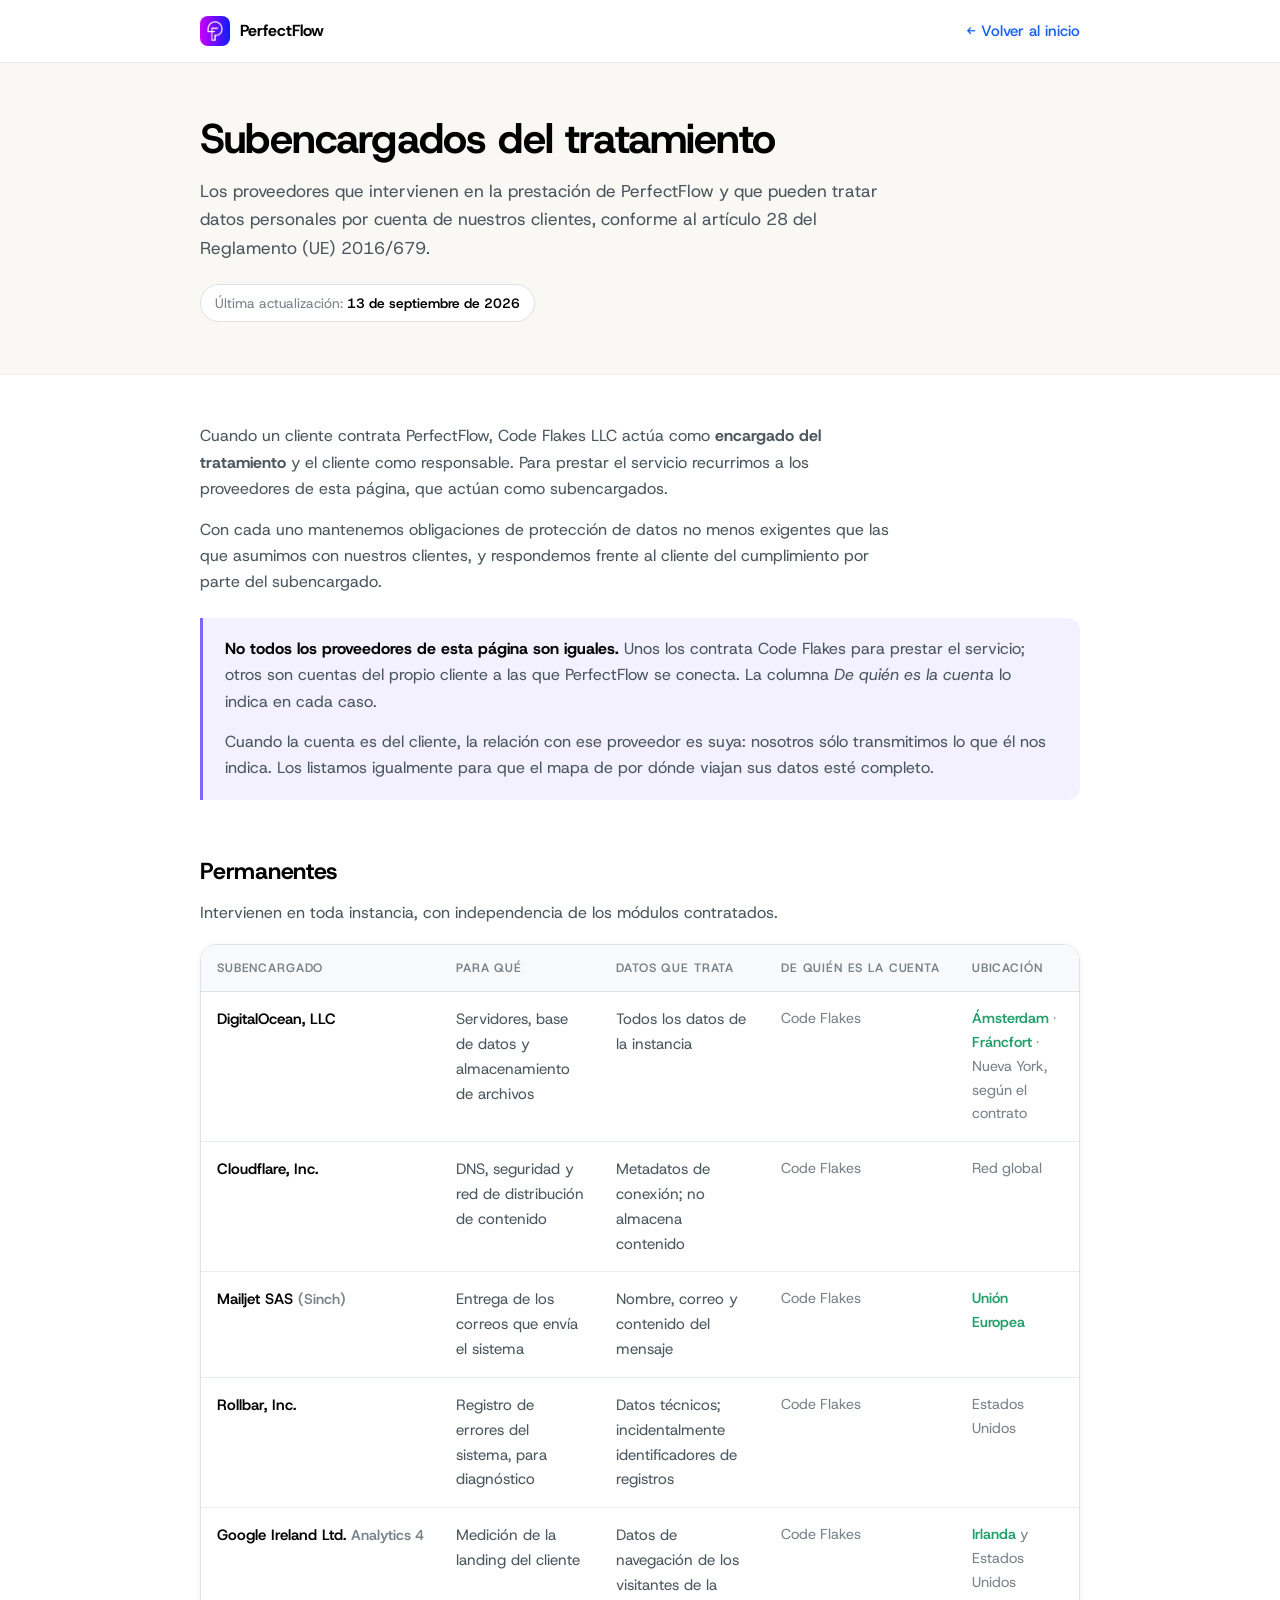
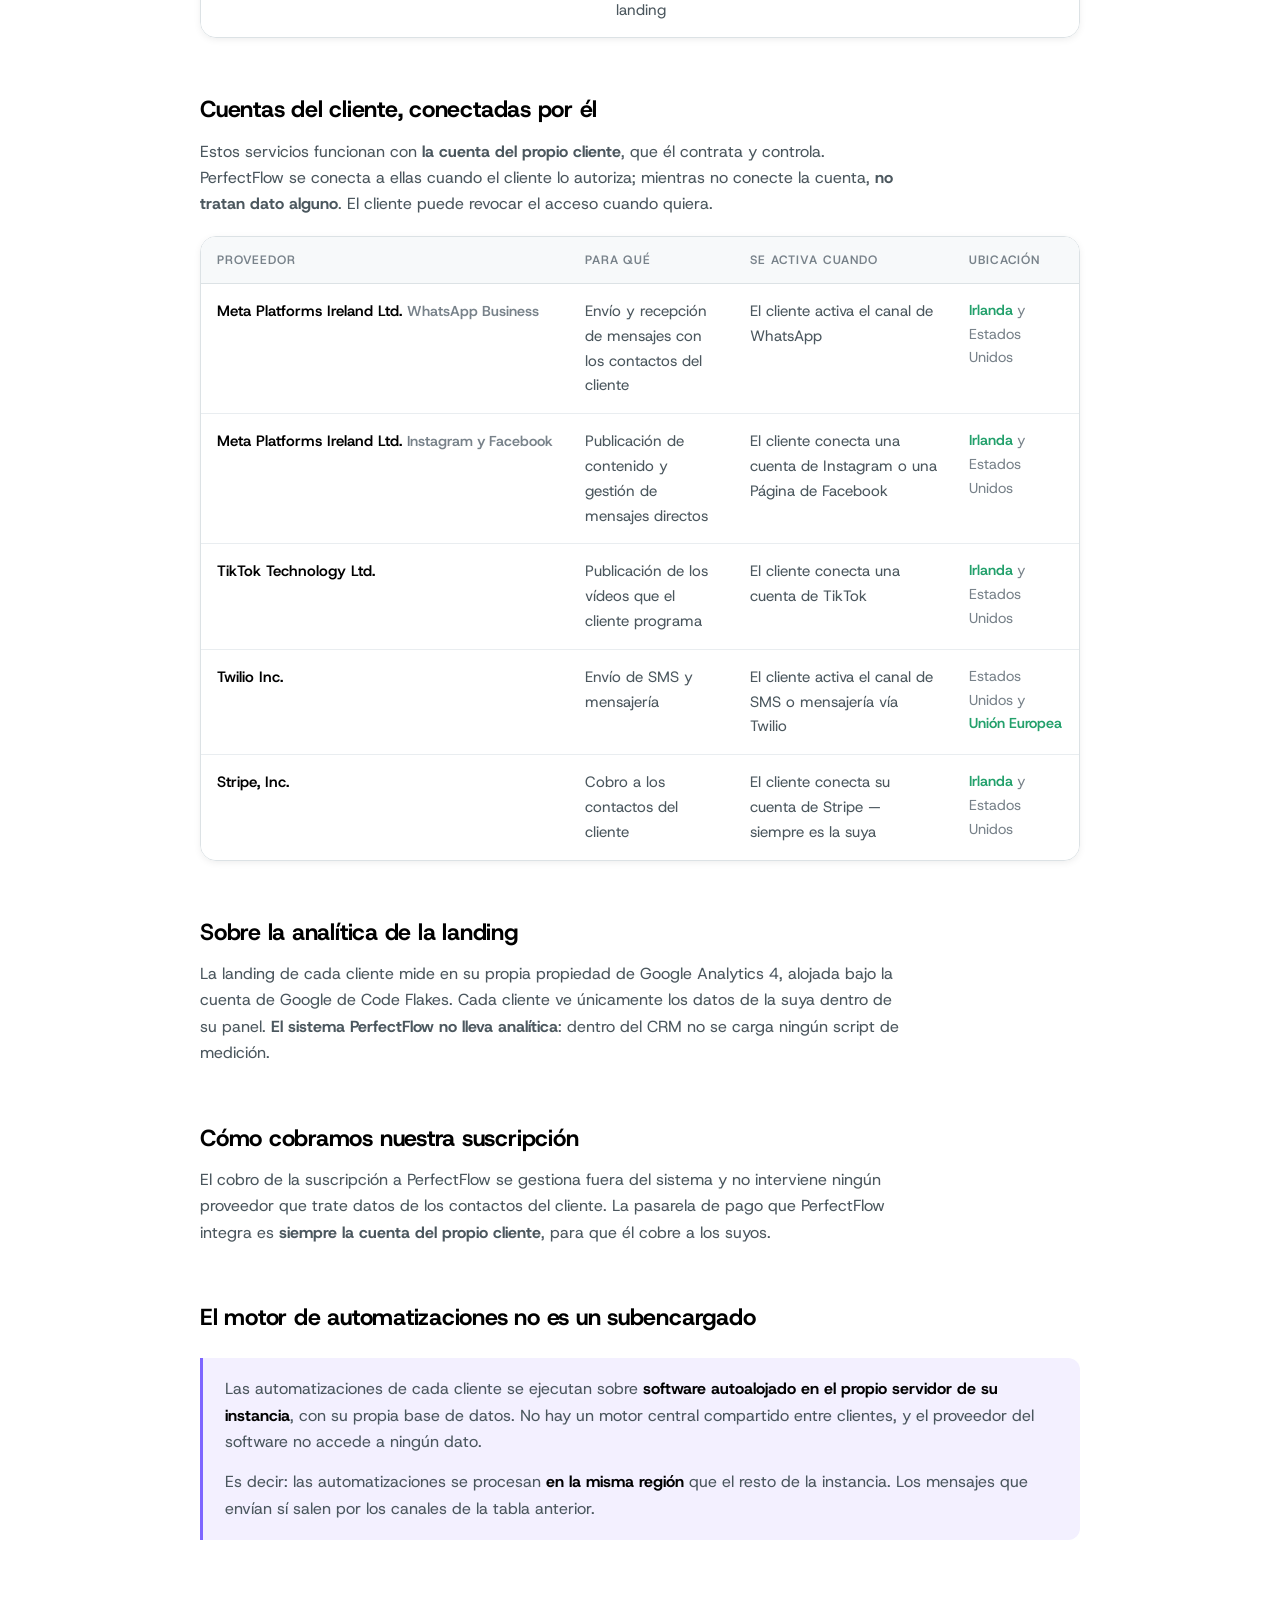
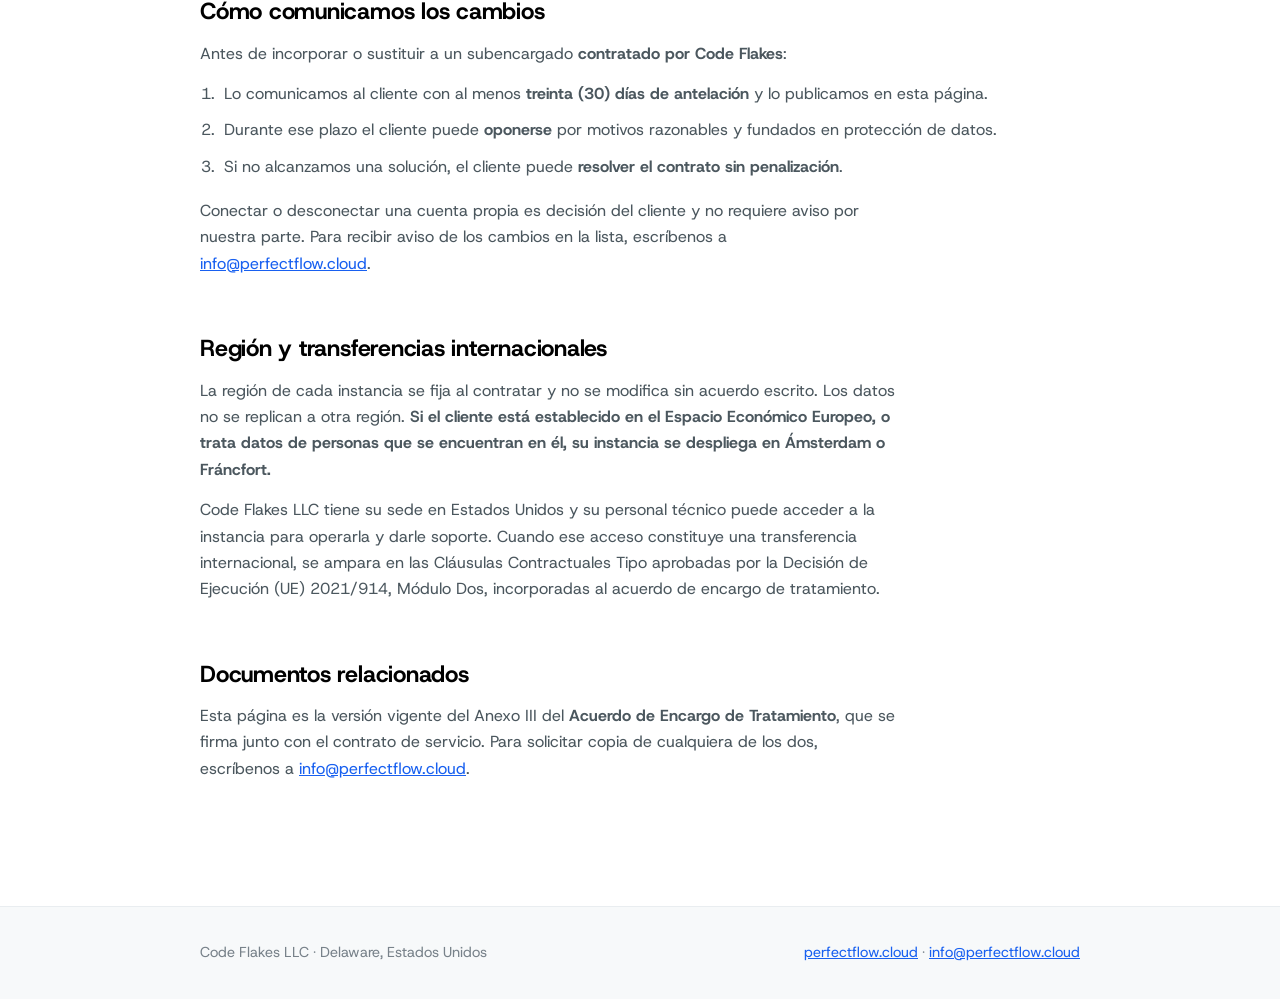
<file: subprocessors/index.html>
<!DOCTYPE html>
<html lang="es">
<head>
  <meta charset="UTF-8" />
  <meta name="viewport" content="width=device-width, initial-scale=1.0" />
  <title>Subencargados del tratamiento — PerfectFlow</title>
  <meta name="description" content="Lista de los proveedores que intervienen en la prestación de PerfectFlow y tratan datos por cuenta de nuestros clientes, conforme al artículo 28 del RGPD." />
  <meta name="robots" content="index, follow" />

  <link rel="preconnect" href="https://fonts.googleapis.com" />
  <link rel="preconnect" href="https://fonts.gstatic.com" crossorigin />
  <link href="https://fonts.googleapis.com/css2?family=Host+Grotesk:ital,wght@0,400;0,500;0,600;0,700;0,800;1,400&display=swap" rel="stylesheet" />

  <style>
    :root{
      --bg:#ffffff; --bg-sand:#FAF8F5; --bg-violet2:#F3F0FF; --bg-light2:#F7F9FA;
      --ink:#000000; --body:#4B575E; --muted:#78828A;
      --blue:#1860F0; --violet-text:#7D66FF; --green:#22A06B;
      --border:#DCE2E5; --border-2:#E9EDF0;
      --r-sm:12px; --r:16px; --maxw:920px;
      --shadow-sm:0 2px 8px -2px rgba(0,0,0,.10);
    }
    *{box-sizing:border-box}
    body{
      margin:0; background:var(--bg); color:var(--body);
      font-family:'Host Grotesk',-apple-system,BlinkMacSystemFont,'Segoe UI',Roboto,sans-serif;
      font-size:16px; line-height:1.65; -webkit-font-smoothing:antialiased;
    }
    .wrap{max-width:var(--maxw); margin:0 auto; padding-inline:20px}

    header.bar{border-bottom:1px solid var(--border-2); background:var(--bg)}
    .bar__inner{display:flex; align-items:center; justify-content:space-between; gap:16px; padding-block:16px; flex-wrap:wrap}
    .logo{display:inline-flex; align-items:center; gap:10px; text-decoration:none; color:var(--ink); font-weight:700}
    .logo img{border-radius:8px; display:block}
    .bar__back{color:var(--blue); text-decoration:none; font-weight:500; font-size:.94rem}
    .bar__back:hover{text-decoration:underline}

    .hero{background:var(--bg-sand); border-bottom:1px solid var(--border-2); padding-block:52px}
    h1{font-size:clamp(1.85rem,4.2vw,2.6rem); line-height:1.15; color:var(--ink); margin:0 0 14px; letter-spacing:-.02em}
    .lede{font-size:1.075rem; margin:0; max-width:62ch}
    .stamp{display:inline-block; margin-top:22px; padding:7px 14px; background:var(--bg); border:1px solid var(--border);
           border-radius:999px; font-size:.85rem; color:var(--muted)}
    .stamp b{color:var(--ink); font-weight:600}

    main{padding-block:48px 72px}
    section{margin-bottom:52px}
    h2{font-size:1.45rem; color:var(--ink); margin:0 0 10px; letter-spacing:-.01em}
    h3{font-size:1.08rem; color:var(--ink); margin:32px 0 8px}
    p{margin:0 0 14px}
    a{color:var(--blue)}
    .note{max-width:70ch}

    .tablewrap{overflow-x:auto; border:1px solid var(--border); border-radius:var(--r); box-shadow:var(--shadow-sm); margin-top:18px}
    table{border-collapse:collapse; width:100%; min-width:640px; font-size:.94rem; background:var(--bg)}
    thead th{
      background:var(--bg-light2); text-align:left; padding:13px 16px; color:var(--muted);
      font-size:.76rem; text-transform:uppercase; letter-spacing:.07em; font-weight:600;
      border-bottom:1px solid var(--border); white-space:nowrap;
    }
    tbody td{padding:15px 16px; border-bottom:1px solid var(--border-2); vertical-align:top}
    tbody tr:last-child td{border-bottom:0}
    tbody td:first-child{color:var(--ink); font-weight:600; white-space:nowrap}
    .where{color:var(--muted); font-size:.9rem}
    .eu{color:var(--green); font-weight:600}

    .callout{background:var(--bg-violet2); border-left:3px solid var(--violet-text);
             border-radius:0 var(--r-sm) var(--r-sm) 0; padding:18px 22px; margin-top:22px}
    .callout p:last-child{margin-bottom:0}
    .callout strong{color:var(--ink)}

    ol.steps{padding-left:20px; margin:14px 0 0}
    ol.steps li{margin-bottom:10px; padding-left:4px}

    footer.foot{border-top:1px solid var(--border-2); background:var(--bg-light2); padding-block:34px; font-size:.9rem; color:var(--muted)}
    footer.foot a{color:var(--blue)}
    .foot__row{display:flex; justify-content:space-between; gap:18px; flex-wrap:wrap}

    @media (max-width:560px){
      .hero{padding-block:38px}
      main{padding-block:36px 56px}
      section{margin-bottom:40px}
    }
  </style>
</head>
<body>

<header class="bar">
  <div class="wrap bar__inner">
    <a class="logo" href="/">
      <img src="../assets/pf-logo.jpg" alt="" width="30" height="30" />
      <span>PerfectFlow</span>
    </a>
    <a class="bar__back" href="/">← Volver al inicio</a>
  </div>
</header>

<div class="hero">
  <div class="wrap">
    <h1>Subencargados del tratamiento</h1>
    <p class="lede">
      Los proveedores que intervienen en la prestación de PerfectFlow y que pueden tratar datos
      personales por cuenta de nuestros clientes, conforme al artículo 28 del Reglamento (UE) 2016/679.
    </p>
    <span class="stamp">Última actualización: <b>13 de septiembre de 2026</b></span>
  </div>
</div>

<main class="wrap">

  <section>
    <p class="note">
      Cuando un cliente contrata PerfectFlow, Code&nbsp;Flakes&nbsp;LLC actúa como <strong>encargado del
      tratamiento</strong> y el cliente como responsable. Para prestar el servicio recurrimos a los
      proveedores de esta página, que actúan como subencargados.
    </p>
    <p class="note">
      Con cada uno mantenemos obligaciones de protección de datos no menos exigentes que las que
      asumimos con nuestros clientes, y respondemos frente al cliente del cumplimiento por parte del
      subencargado.
    </p>
    <div class="callout">
      <p>
        <strong>No todos los proveedores de esta página son iguales.</strong> Unos los contrata
        Code&nbsp;Flakes para prestar el servicio; otros son cuentas del propio cliente a las que
        PerfectFlow se conecta. La columna <em>De quién es la cuenta</em> lo indica en cada caso.
      </p>
      <p>
        Cuando la cuenta es del cliente, la relación con ese proveedor es suya: nosotros sólo
        transmitimos lo que él nos indica. Los listamos igualmente para que el mapa de por dónde
        viajan sus datos esté completo.
      </p>
    </div>
  </section>

  <section>
    <h2>Permanentes</h2>
    <p class="note">Intervienen en toda instancia, con independencia de los módulos contratados.</p>

    <div class="tablewrap">
      <table>
        <thead>
          <tr><th>Subencargado</th><th>Para qué</th><th>Datos que trata</th><th>De quién es la cuenta</th><th>Ubicación</th></tr>
        </thead>
        <tbody>
          <tr>
            <td>DigitalOcean, LLC</td>
            <td>Servidores, base de datos y almacenamiento de archivos</td>
            <td>Todos los datos de la instancia</td>
            <td class="where">Code Flakes</td>
            <td class="where"><span class="eu">Ámsterdam</span> · <span class="eu">Fráncfort</span> · Nueva York, según el contrato</td>
          </tr>
          <tr>
            <td>Cloudflare, Inc.</td>
            <td>DNS, seguridad y red de distribución de contenido</td>
            <td>Metadatos de conexión; no almacena contenido</td>
            <td class="where">Code Flakes</td>
            <td class="where">Red global</td>
          </tr>
          <tr>
            <td>Mailjet SAS <span class="where">(Sinch)</span></td>
            <td>Entrega de los correos que envía el sistema</td>
            <td>Nombre, correo y contenido del mensaje</td>
            <td class="where">Code Flakes</td>
            <td class="where"><span class="eu">Unión Europea</span></td>
          </tr>
          <tr>
            <td>Rollbar, Inc.</td>
            <td>Registro de errores del sistema, para diagnóstico</td>
            <td>Datos técnicos; incidentalmente identificadores de registros</td>
            <td class="where">Code Flakes</td>
            <td class="where">Estados Unidos</td>
          </tr>
          <tr>
            <td>Google Ireland Ltd. <span class="where">Analytics 4</span></td>
            <td>Medición de la landing del cliente</td>
            <td>Datos de navegación de los visitantes de la landing</td>
            <td class="where">Code Flakes</td>
            <td class="where"><span class="eu">Irlanda</span> y Estados Unidos</td>
          </tr>
        </tbody>
      </table>
    </div>
  </section>

  <section>
    <h2>Cuentas del cliente, conectadas por él</h2>
    <p class="note">
      Estos servicios funcionan con <strong>la cuenta del propio cliente</strong>, que él contrata y
      controla. PerfectFlow se conecta a ellas cuando el cliente lo autoriza; mientras no conecte la
      cuenta, <strong>no tratan dato alguno</strong>. El cliente puede revocar el acceso cuando quiera.
    </p>

    <div class="tablewrap">
      <table>
        <thead>
          <tr><th>Proveedor</th><th>Para qué</th><th>Se activa cuando</th><th>Ubicación</th></tr>
        </thead>
        <tbody>
          <tr>
            <td>Meta Platforms Ireland Ltd. <span class="where">WhatsApp Business</span></td>
            <td>Envío y recepción de mensajes con los contactos del cliente</td>
            <td>El cliente activa el canal de WhatsApp</td>
            <td class="where"><span class="eu">Irlanda</span> y Estados Unidos</td>
          </tr>
          <tr>
            <td>Meta Platforms Ireland Ltd. <span class="where">Instagram y Facebook</span></td>
            <td>Publicación de contenido y gestión de mensajes directos</td>
            <td>El cliente conecta una cuenta de Instagram o una Página de Facebook</td>
            <td class="where"><span class="eu">Irlanda</span> y Estados Unidos</td>
          </tr>
          <tr>
            <td>TikTok Technology Ltd.</td>
            <td>Publicación de los vídeos que el cliente programa</td>
            <td>El cliente conecta una cuenta de TikTok</td>
            <td class="where"><span class="eu">Irlanda</span> y Estados Unidos</td>
          </tr>
          <tr>
            <td>Twilio Inc.</td>
            <td>Envío de SMS y mensajería</td>
            <td>El cliente activa el canal de SMS o mensajería vía Twilio</td>
            <td class="where">Estados Unidos y <span class="eu">Unión Europea</span></td>
          </tr>
          <tr>
            <td>Stripe, Inc.</td>
            <td>Cobro a los contactos del cliente</td>
            <td>El cliente conecta su cuenta de Stripe — siempre es la suya</td>
            <td class="where"><span class="eu">Irlanda</span> y Estados Unidos</td>
          </tr>

        </tbody>
      </table>
    </div>
  </section>

  <section>
    <h2>Sobre la analítica de la landing</h2>
    <p class="note">
      La landing de cada cliente mide en su propia propiedad de Google Analytics 4, alojada bajo la
      cuenta de Google de Code&nbsp;Flakes. Cada cliente ve únicamente los datos de la suya dentro de
      su panel. <strong>El sistema PerfectFlow no lleva analítica</strong>: dentro del CRM no se carga
      ningún script de medición.
    </p>
  </section>

  <section>
    <h2>Cómo cobramos nuestra suscripción</h2>
    <p class="note">
      El cobro de la suscripción a PerfectFlow se gestiona fuera del sistema y no interviene ningún
      proveedor que trate datos de los contactos del cliente. La pasarela de pago que PerfectFlow
      integra es <strong>siempre la cuenta del propio cliente</strong>, para que él cobre a los suyos.
    </p>
  </section>

  <section>
    <h2>El motor de automatizaciones no es un subencargado</h2>
    <div class="callout">
      <p>
        Las automatizaciones de cada cliente se ejecutan sobre <strong>software autoalojado en el propio
        servidor de su instancia</strong>, con su propia base de datos. No hay un motor central compartido
        entre clientes, y el proveedor del software no accede a ningún dato.
      </p>
      <p>
        Es decir: las automatizaciones se procesan <strong>en la misma región</strong> que el resto de la
        instancia. Los mensajes que envían sí salen por los canales de la tabla anterior.
      </p>
    </div>
  </section>

  <section>
    <h2>Cómo comunicamos los cambios</h2>
    <p class="note">
      Antes de incorporar o sustituir a un subencargado <strong>contratado por Code&nbsp;Flakes</strong>:
    </p>
    <ol class="steps">
      <li>Lo comunicamos al cliente con al menos <strong>treinta (30) días de antelación</strong> y lo publicamos en esta página.</li>
      <li>Durante ese plazo el cliente puede <strong>oponerse</strong> por motivos razonables y fundados en protección de datos.</li>
      <li>Si no alcanzamos una solución, el cliente puede <strong>resolver el contrato sin penalización</strong>.</li>
    </ol>
    <p class="note" style="margin-top:18px">
      Conectar o desconectar una cuenta propia es decisión del cliente y no requiere aviso por nuestra
      parte. Para recibir aviso de los cambios en la lista, escríbenos a
      <a href="mailto:info@perfectflow.cloud">info@perfectflow.cloud</a>.
    </p>
  </section>

  <section>
    <h2>Región y transferencias internacionales</h2>
    <p class="note">
      La región de cada instancia se fija al contratar y no se modifica sin acuerdo escrito. Los datos no
      se replican a otra región. <strong>Si el cliente está establecido en el Espacio Económico Europeo, o
      trata datos de personas que se encuentran en él, su instancia se despliega en Ámsterdam o
      Fráncfort.</strong>
    </p>
    <p class="note">
      Code&nbsp;Flakes&nbsp;LLC tiene su sede en Estados Unidos y su personal técnico puede acceder a la
      instancia para operarla y darle soporte. Cuando ese acceso constituye una transferencia
      internacional, se ampara en las Cláusulas Contractuales Tipo aprobadas por la Decisión de Ejecución
      (UE) 2021/914, Módulo Dos, incorporadas al acuerdo de encargo de tratamiento.
    </p>
  </section>

  <section>
    <h2>Documentos relacionados</h2>
    <p class="note">
      Esta página es la versión vigente del Anexo III del <strong>Acuerdo de Encargo de Tratamiento</strong>,
      que se firma junto con el contrato de servicio. Para solicitar copia de cualquiera de los dos,
      escríbenos a <a href="mailto:info@perfectflow.cloud">info@perfectflow.cloud</a>.
    </p>
  </section>

</main>

<footer class="foot">
  <div class="wrap foot__row">
    <span>Code Flakes LLC · Delaware, Estados Unidos</span>
    <span><a href="/">perfectflow.cloud</a> · <a href="mailto:info@perfectflow.cloud">info@perfectflow.cloud</a></span>
  </div>
</footer>

</body>
</html>
</file>
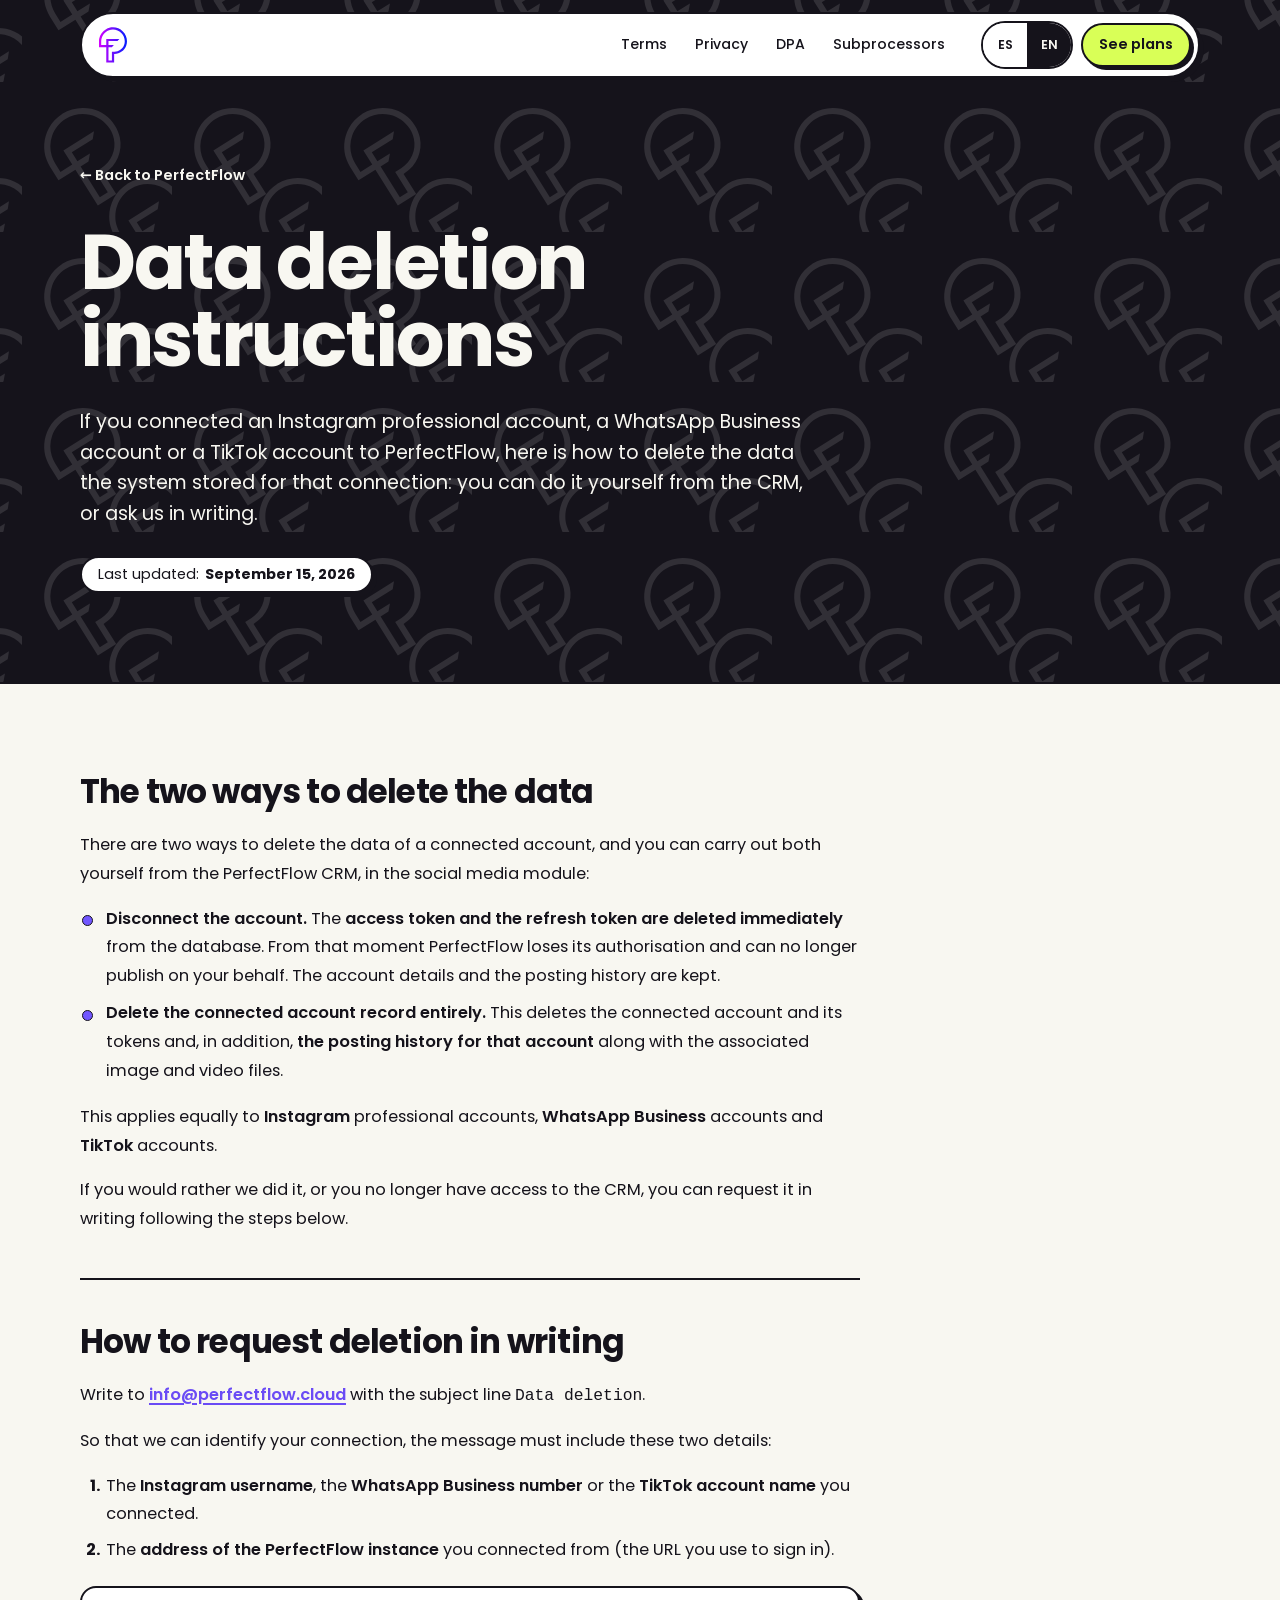
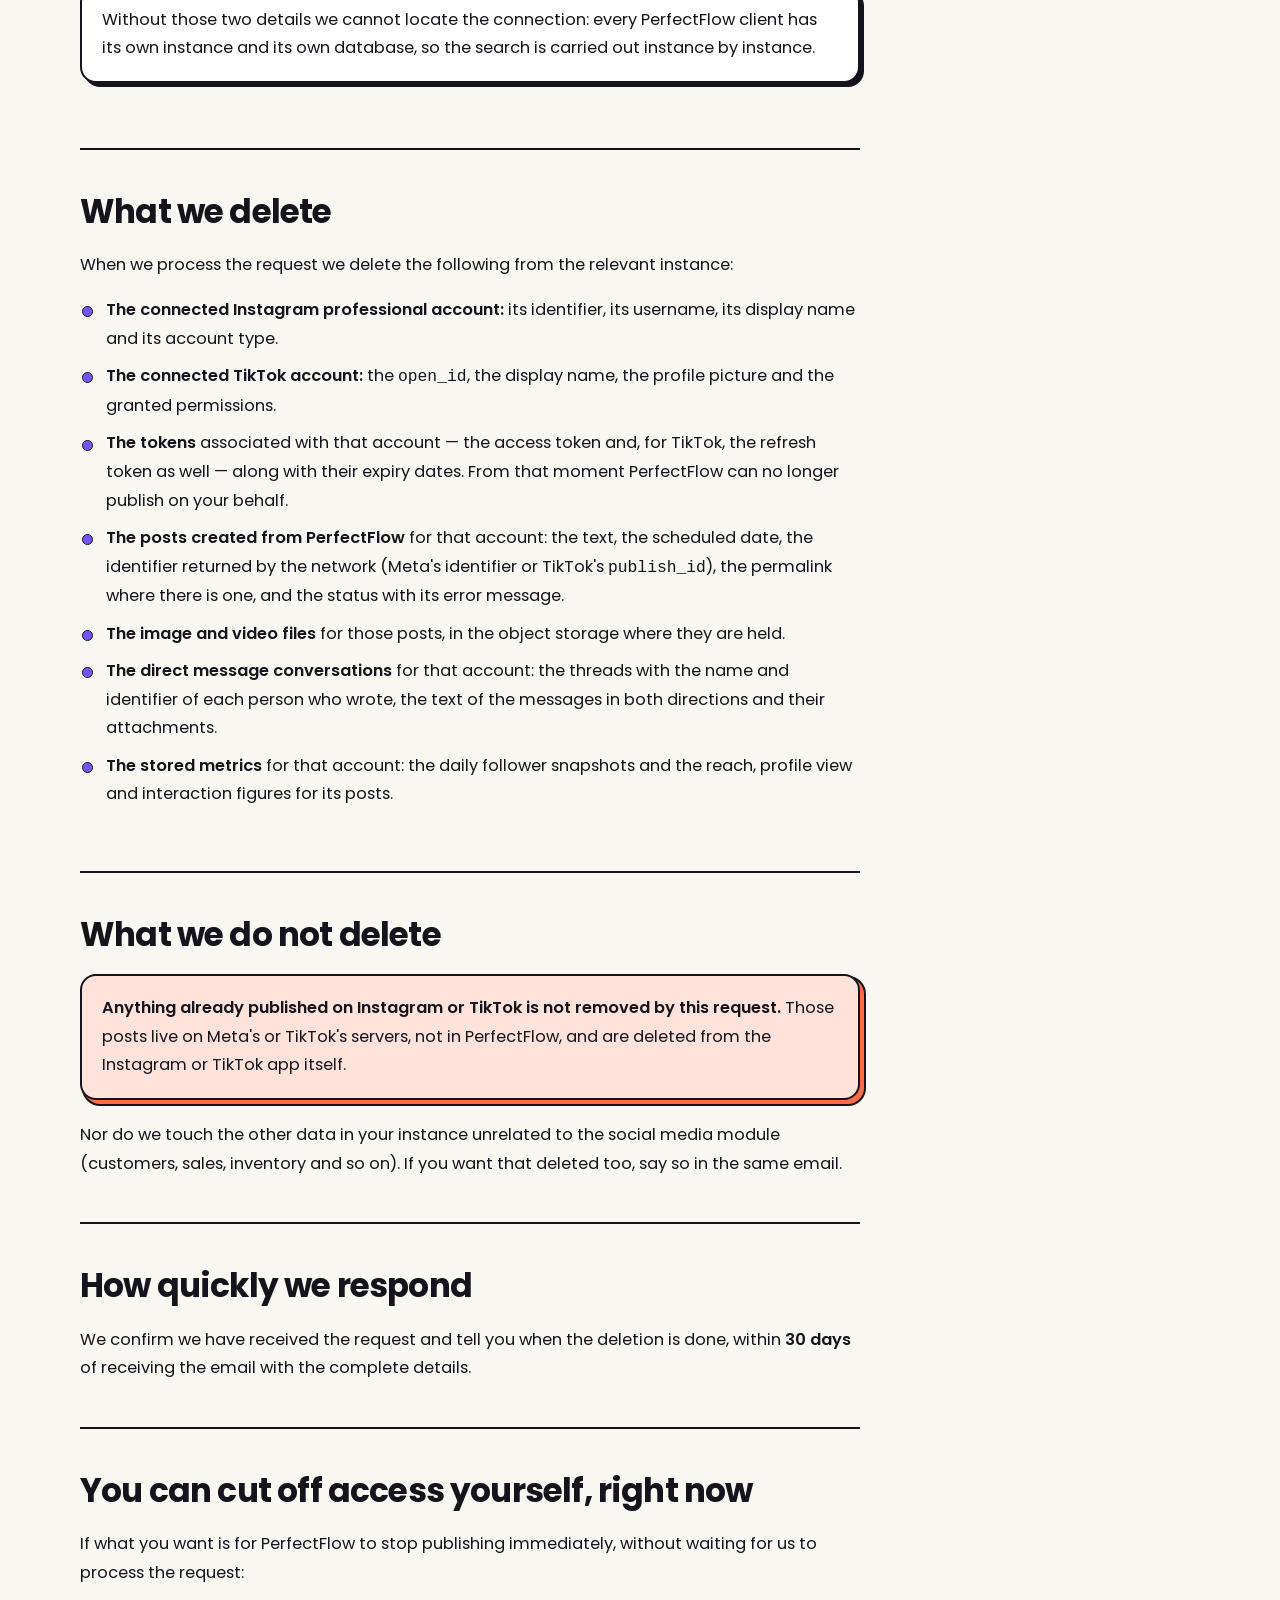
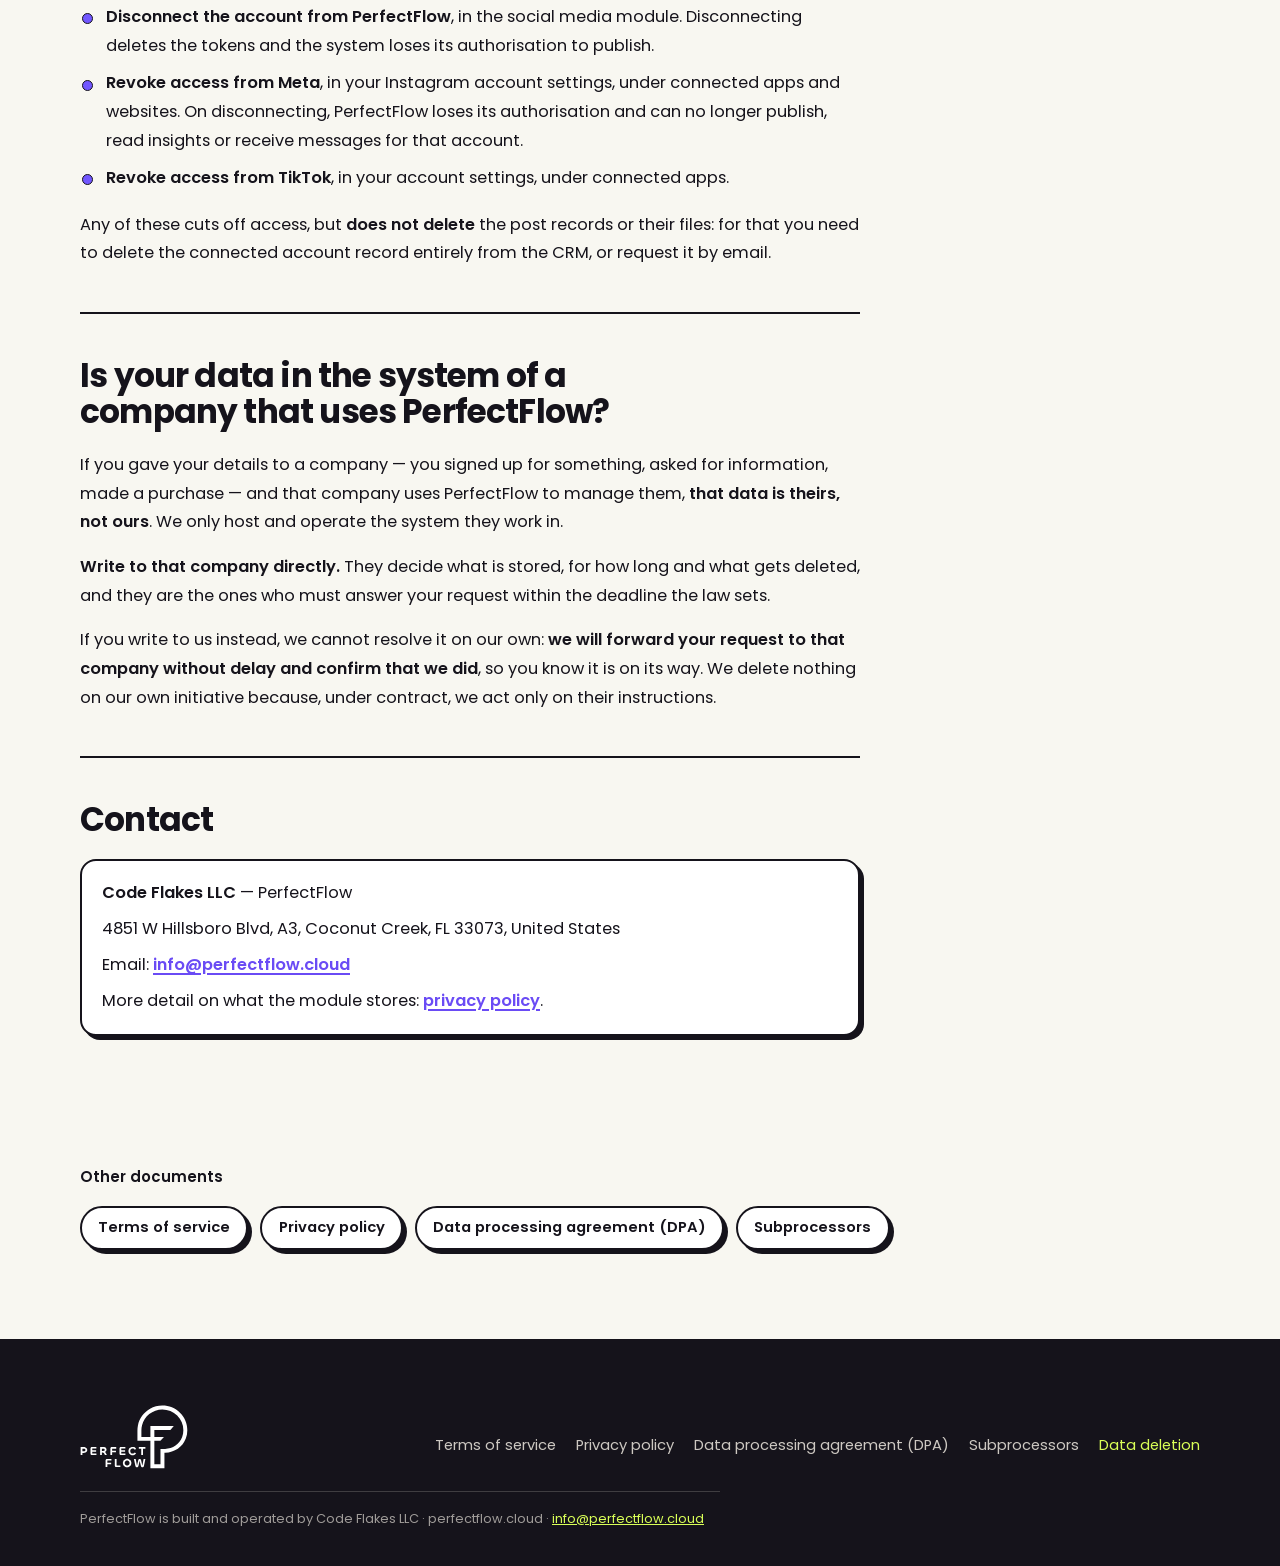
<file: preview/data-deletion/index.html>
<!doctype html>
<html lang="en">
<head>
<meta charset="utf-8">
<meta name="viewport" content="width=device-width, initial-scale=1, viewport-fit=cover">
<title>Data deletion instructions — PerfectFlow</title>
<meta name="description" content="How to delete the data of your connected Instagram professional account, WhatsApp Business account or TikTok account in PerfectFlow: what you can do yourself, what to write to us, and exactly what gets deleted.">
<link rel="canonical" href="https://perfectflow.cloud/data-deletion">
<link rel="alternate" hreflang="en" href="https://perfectflow.cloud/data-deletion">
<link rel="alternate" hreflang="es" href="https://perfectflow.cloud/eliminacion-de-datos">
<meta name="theme-color" content="#D600FE">
<meta property="og:type" content="article"><meta property="og:site_name" content="PerfectFlow">
<meta property="og:title" content="Data deletion instructions — PerfectFlow"><meta property="og:description" content="How to delete the data of your connected Instagram professional account, WhatsApp Business account or TikTok account in PerfectFlow: what you can do yourself, what to write to us, and exactly what gets deleted.">
<link rel="icon" type="image/svg+xml" href="../assets/brand/favicon.svg">
<link rel="preconnect" href="https://fonts.googleapis.com"><link rel="preconnect" href="https://fonts.gstatic.com" crossorigin>
<link rel="preload" href="https://perfectflow.cloud/assets/fonts/chillax-variable.woff2" as="font" type="font/woff2" crossorigin>
<link href="https://fonts.googleapis.com/css2?family=Poppins:wght@300;400;500;600;700&display=swap" rel="stylesheet">
<style>
@font-face{font-family:"Chillax";src:url("https://perfectflow.cloud/assets/fonts/chillax-variable.woff2") format("woff2");font-weight:200 700;font-style:normal;font-display:swap}
:root{
  --cream:#F8F7F1;
  --paper:#FFFFFF;
  --ink:#15131B;
  --ink-70:#45414F;
  --ink-45:#6B6777;
  --violet:#7257FF;
  --violet-tx:#6A4BF5;
  --magenta:#D600FE;
  --blue:#011EFE;
  --lime:#D9FF57;
  --coral:#FF6A47;
  --sky:#A9DAFF;
  --brand:linear-gradient(120deg,var(--magenta),var(--blue));

  --line:2px solid var(--ink);
  --hard:6px 6px 0 var(--ink);
  --hard-sm:4px 4px 0 var(--ink);
  --hard-lg:10px 10px 0 var(--ink);

  --r-lg:22px;
  --r-md:16px;
  --r-pill:999px;

  --shell:1200px;
  --gutter:clamp(20px,5vw,40px);
  --sec:clamp(72px,11vw,140px);

  --safe-t:env(safe-area-inset-top,0px);
  --safe-b:env(safe-area-inset-bottom,0px);
  --safe-l:env(safe-area-inset-left,0px);

  --ease:cubic-bezier(.22,.9,.24,1);
  --boing:cubic-bezier(.34,1.56,.64,1);
}
*,*::before,*::after{box-sizing:border-box}
html{-webkit-text-size-adjust:100%}
body{margin:0;background:var(--cream);color:var(--ink);font-family:"Poppins",ui-sans-serif,system-ui,-apple-system,"Segoe UI",Helvetica,Arial,sans-serif;font-size:clamp(15px,1vw,16.5px);line-height:1.65;overflow-x:hidden;-webkit-font-smoothing:antialiased}
h1,h2,h3{font-family:"Chillax","Poppins",ui-sans-serif,system-ui,sans-serif;font-weight:700;letter-spacing:-.02em;line-height:1;text-wrap:balance;margin:0}
h1{font-size:clamp(2.5rem,5.6vw,5rem);letter-spacing:-.025em;line-height:.95}
h2{font-size:clamp(2rem,4.6vw,3.8rem);letter-spacing:-.025em}
h3{font-size:clamp(1.15rem,1.8vw,1.45rem);line-height:1.08}
p{margin:0}a{color:inherit}button{font:inherit;color:inherit}
:focus-visible{outline:3px solid var(--ink);outline-offset:3px;border-radius:6px}
.b-violet :focus-visible,.b-ink :focus-visible{outline-color:var(--lime)}
::selection{background:var(--lime);color:var(--ink)}
.shell{width:100%;max-width:var(--shell);margin-inline:auto;padding-inline:max(var(--gutter),var(--safe-l))}
section{padding-block:var(--sec);border-top:var(--line);position:relative}
.lead{font-size:clamp(1.02rem,1.5vw,1.25rem);max-width:54ch;line-height:1.55;opacity:.88}
.b-violet{background:var(--violet);color:#fff}.b-lime{background:var(--lime)}.b-coral{background:var(--coral)}.b-sky{background:var(--sky)}
.b-ink{background:var(--ink);color:var(--cream)}.b-cream{background:var(--cream)}.b-paper{background:var(--paper)}.b-brand{background:linear-gradient(125deg,var(--magenta),#7A0FFE 48%,var(--blue));color:#fff}
.skip{position:absolute;left:-9999px;top:0;background:var(--ink);color:var(--cream);padding:12px 18px;z-index:300}.skip:focus{left:0}
.btn{display:inline-flex;align-items:center;justify-content:center;gap:.5em;white-space:nowrap;min-height:52px;padding:.8em 1.6em;border-radius:var(--r-pill);border:var(--line);font-weight:600;font-size:1rem;text-decoration:none;cursor:pointer;background:var(--paper);color:var(--ink);box-shadow:var(--hard-sm);transition:transform .15s var(--ease),box-shadow .15s var(--ease),background .2s}
.btn:hover{transform:translate(-2px,-2px);box-shadow:6px 6px 0 var(--ink)}.btn:active{transform:translate(4px,4px);box-shadow:0 0 0 var(--ink)}
.btn-lime{background:var(--lime)}.btn-ink{background:var(--ink);color:var(--cream)}.btn-ghost{background:transparent;color:inherit;border-color:currentColor}
.btn-sm{min-height:42px;padding:.55em 1.1em;font-size:.9rem;box-shadow:3px 3px 0 var(--ink)}
.iso{display:block;width:30px;height:36px}
.sr{position:absolute!important;width:1px;height:1px;overflow:hidden;clip:rect(0 0 0 0);white-space:nowrap}
/* cabecera */
.hdr{position:fixed;top:calc(12px + var(--safe-t));left:0;right:0;z-index:150;pointer-events:none}
.hdr-bar{pointer-events:auto;display:flex;align-items:center;gap:clamp(10px,2vw,24px);background:var(--paper);color:var(--ink);border:var(--line);border-radius:var(--r-pill);box-shadow:var(--hard-sm);padding:7px 7px 7px 16px;min-height:58px}
.logo{display:flex;align-items:center;gap:9px;min-height:44px;min-width:44px;text-decoration:none}
.nav{display:flex;gap:4px;margin-left:auto}
.nav a{text-decoration:none;font-size:.88rem;font-weight:500;padding:8px 12px;border-radius:var(--r-pill);white-space:nowrap;transition:background .2s}
.nav a:hover{background:var(--lime)}
html{scroll-behavior:smooth;scroll-padding-top:calc(96px + var(--safe-t))}
@media (prefers-reduced-motion:reduce){html{scroll-behavior:auto}}
.nav{position:relative}
.nav a{position:relative;z-index:1;transition:background .2s,color .3s var(--ease)}
.nav .ind{position:absolute;left:0;top:0;width:0;height:0;border-radius:var(--r-pill);background:var(--ink);box-shadow:2px 2px 0 var(--lime);opacity:0;pointer-events:none;z-index:0;
  transition:transform .5s var(--boing),width .5s var(--boing),opacity .25s var(--ease)}
.nav.has .ind{opacity:1}
.nav a.on{color:var(--cream)}
.nav a.on:hover{background:transparent}
.mob a.on{color:var(--violet)}
.mob a.on::before{content:"";display:inline-block;width:10px;height:10px;border-radius:50%;background:var(--lime);border:2px solid var(--ink);margin-right:10px;vertical-align:.18em}
.hdr-end{display:flex;align-items:center;gap:8px}
.lang{display:flex;border:var(--line);border-radius:var(--r-pill);overflow:hidden}
.lang button{border:0;background:var(--paper);padding:6px 11px;font-size:.78rem;font-weight:600;cursor:pointer;min-height:44px;min-width:44px}
.lang button[aria-pressed="true"]{background:var(--ink);color:var(--cream)}
@media (max-width:980px){.nav{display:none}.hdr-end{margin-left:auto}}
@media (max-width:520px){.hdr-end .btn{display:none}}
.prog{position:fixed;top:0;left:0;height:4px;width:0;background:var(--lime);z-index:160;border-right:2px solid var(--ink)}
/* hero */
.hero{border-top:0;padding-top:calc(110px + var(--safe-t) + clamp(20px,4vw,44px));padding-bottom:clamp(64px,8vw,110px);overflow:hidden;isolation:isolate}
.hero-pattern{position:absolute;inset:-10%;z-index:0;pointer-events:none;opacity:.08;background-size:150px 150px;animation:pan 60s linear infinite}
@keyframes pan{to{background-position:300px -150px}}
.hero .shell{position:relative;z-index:1}
.hero-grid{display:grid;grid-template-columns:minmax(0,1.05fr) minmax(0,.95fr);gap:clamp(36px,5vw,64px);align-items:center}
@media (max-width:980px){.hero-grid{grid-template-columns:1fr}}
.back{display:inline-flex;align-items:center;gap:6px;min-height:44px;font-size:.86rem;font-weight:600;text-decoration:none;opacity:.85}
.back:hover{opacity:1;text-decoration:underline}
.badge{display:inline-block;background:var(--lime);color:var(--ink);border:var(--line);border-radius:var(--r-pill);box-shadow:var(--hard-sm);padding:.4em 1em;font-weight:600;font-size:.92rem;transform:rotate(-3deg);margin-top:18px}
.hero h1{margin:.38em 0 .32em;max-width:15ch}
.price{display:flex;align-items:baseline;flex-wrap:wrap;gap:6px 12px;margin-top:22px}
.price .amt{font-family:"Chillax","Poppins",sans-serif;font-weight:700;font-size:clamp(3.2rem,7vw,5.2rem);letter-spacing:-.03em;line-height:.9}
.price .per{font-weight:600;font-size:1.05rem;opacity:.85}
.price .note{flex-basis:100%;font-size:.86rem;opacity:.75}
.facts{display:flex;flex-wrap:wrap;gap:8px;margin-top:20px}
.fact{display:inline-flex;align-items:center;gap:7px;border:var(--line);border-radius:var(--r-pill);background:var(--paper);color:var(--ink);padding:.35em .9em;font-size:.84rem;font-weight:600;box-shadow:2px 2px 0 var(--ink)}
.fact i{width:18px;height:18px;border-radius:50%;background:var(--lime);border:1.5px solid var(--ink);display:grid;place-items:center;font-style:normal;font-size:.6rem;font-weight:700}
.cta-row{display:flex;flex-wrap:wrap;gap:12px;margin-top:26px}
/* asientos */
.chipx{display:inline-flex;align-items:center;gap:6px;border:1.5px solid var(--ink);border-radius:var(--r-pill);padding:.25em .75em;font-size:.76rem;font-weight:600;background:var(--cream)}
.chipx svg{width:14px;height:14px;fill:none;stroke:var(--ink);stroke-width:2;stroke-linecap:round;stroke-linejoin:round}
@keyframes blinkc{50%{opacity:0}}
/* para quién */
.who-grid{display:grid;grid-template-columns:repeat(3,minmax(0,1fr));gap:clamp(14px,1.8vw,22px);margin-top:clamp(30px,4vw,48px)}
@media (max-width:900px){.who-grid{grid-template-columns:1fr}}
.who{border:var(--line);border-radius:var(--r-lg);box-shadow:var(--hard);padding:clamp(18px,2.2vw,26px);background:var(--paper);transform:rotate(var(--r,0deg));transition:transform .3s var(--boing)}
.who:hover{transform:rotate(0) translateY(-4px)}
.who .ic{width:44px;height:44px;border-radius:12px;border:var(--line);display:grid;place-items:center;background:var(--c,var(--lime));margin-bottom:14px}
.who .ic svg{width:21px;height:21px;fill:none;stroke:var(--ink);stroke-width:2;stroke-linecap:round;stroke-linejoin:round}
.who p{margin-top:8px;font-size:.95rem;line-height:1.5;opacity:.86}
/* qué incluye */
.inc-grid{display:grid;grid-template-columns:repeat(3,minmax(0,1fr));gap:12px;margin-top:clamp(30px,4vw,48px)}
@media (max-width:900px){.inc-grid{grid-template-columns:repeat(2,minmax(0,1fr))}}
@media (max-width:560px){.inc-grid{grid-template-columns:1fr}}
.inc{border:var(--line);border-radius:var(--r-md);background:var(--paper);padding:16px;display:flex;gap:12px;align-items:flex-start;box-shadow:3px 3px 0 var(--ink)}
.inc .ck{width:28px;height:28px;border-radius:50%;background:var(--lime);border:var(--line);display:grid;place-items:center;flex:0 0 28px;font-weight:700;font-size:.8rem}
.inc b{display:block;font-family:"Chillax","Poppins",sans-serif;font-size:1.02rem;line-height:1.15}
.inc p{font-size:.86rem;line-height:1.45;color:var(--ink-70);margin-top:4px}
.inc.star{background:var(--ink);color:var(--cream)}
.inc.star p{color:rgba(251,246,236,.75)}
.inc.star .ck{background:var(--lime);color:var(--ink)}
.inc .tagp{display:inline-block;margin-top:8px;font-size:.75rem;font-weight:700;border:1.5px solid currentColor;border-radius:var(--r-pill);padding:.05em .6em}
/* comparar */
.cmp{margin-top:clamp(30px,4vw,48px);display:grid;grid-template-columns:repeat(3,minmax(0,1fr));gap:14px}
@media (max-width:900px){.cmp{grid-template-columns:1fr}}
.cmpc{border:var(--line);border-radius:var(--r-lg);background:var(--paper);color:var(--ink);padding:18px;display:flex;flex-direction:column;gap:8px;text-decoration:none;box-shadow:3px 3px 0 var(--ink);transition:transform .2s var(--boing),box-shadow .2s}
.cmpc:hover{transform:translate(-2px,-3px);box-shadow:6px 6px 0 var(--ink)}
.cmpc.cur{background:var(--lime);box-shadow:var(--hard);transform:rotate(-1deg)}
.cmpc h3{font-size:1.35rem}
.cmpc .pp{font-family:"Chillax","Poppins",sans-serif;font-weight:700;font-size:1.5rem}
.cmpc .pp small{font-family:"Poppins",sans-serif;font-weight:500;font-size:.8rem;opacity:.7}
.cmpc .ub{height:10px;border-radius:5px;background:rgba(26,26,26,.1);overflow:hidden;margin-top:4px}
.cmpc .ub i{display:block;height:100%;width:0;background:var(--ink);border-radius:5px;transition:width 1s var(--ease)}
.cmpc .ul{font-size:.82rem;font-weight:600}
.cmpc .go{margin-top:auto;font-size:.84rem;font-weight:600;text-decoration:underline;text-underline-offset:3px}
.cmpc .here{font-size:.75rem;font-weight:700;background:var(--ink);color:var(--lime);border-radius:var(--r-pill);padding:.1em .7em;align-self:flex-start}
/* cómo empiezas */
.steps{display:grid;grid-template-columns:repeat(3,minmax(0,1fr));gap:14px;margin-top:clamp(30px,4vw,48px);counter-reset:s}
@media (max-width:900px){.steps{grid-template-columns:1fr}}
.stp{border:2px solid rgba(255,255,255,.85);border-radius:var(--r-lg);padding:18px;position:relative}
.stp .n{display:inline-grid;place-items:center;width:34px;height:34px;border-radius:50%;background:var(--lime);color:var(--ink);border:var(--line);font-weight:700;font-family:"Chillax","Poppins",sans-serif;margin-bottom:10px}
.stp p{margin-top:6px;font-size:.93rem;opacity:.88;line-height:1.5}
.lh-note{margin-top:22px;display:inline-flex;align-items:center;gap:10px;border:2px solid #fff;border-radius:var(--r-pill);padding:.5em 1.1em;font-weight:600}
.lh-note b{background:var(--lime);color:var(--ink);border-radius:var(--r-pill);padding:.05em .6em}
/* preguntas */
.faq{margin-top:clamp(28px,4vw,44px);display:grid;gap:10px;max-width:860px}
.faq details{border:var(--line);border-radius:var(--r-md);background:var(--paper);box-shadow:3px 3px 0 var(--ink);overflow:hidden}
.faq summary{cursor:pointer;list-style:none;padding:16px 50px 16px 18px;font-weight:600;position:relative;min-height:52px}
.faq summary::-webkit-details-marker{display:none}
.faq summary::after{content:"+";position:absolute;right:18px;top:50%;transform:translateY(-50%);font-family:"Chillax","Poppins",sans-serif;font-size:1.5rem;transition:transform .3s var(--boing)}
.faq details[open] summary::after{transform:translateY(-50%) rotate(45deg)}
.faq details p{padding:0 18px 18px;color:var(--ink-70)}
/* cierre y pie */
.close{text-align:center}
.close h2{max-width:18ch;margin-inline:auto}
.close .lead{margin:18px auto 0}
.close .cta-row{justify-content:center}
.foot{background:var(--ink);color:var(--cream);border-top:var(--line);padding-block:clamp(40px,5vw,64px) calc(120px + var(--safe-b))}
.foot-grid{display:flex;flex-wrap:wrap;gap:20px 40px;align-items:flex-start;justify-content:space-between}
.foot a{color:var(--lime)}
.foot-legal{display:flex;flex-wrap:wrap;gap:4px 20px;margin-top:18px}
.foot-legal a{display:inline-flex;align-items:center;min-height:44px;font-size:.86rem;color:rgba(251,246,236,.7);text-decoration:underline;text-underline-offset:3px}
.foot-legal a:hover,.foot-legal a[aria-current="page"]{color:var(--lime)}
.foot .note{margin-top:22px;padding-top:16px;border-top:1px solid rgba(251,246,236,.18);font-size:.8rem;color:rgba(251,246,236,.6);max-width:80ch}
/* barra de compra fija */
.buybar{position:fixed;left:0;right:0;bottom:0;z-index:140;padding:0 max(12px,var(--safe-l)) calc(12px + var(--safe-b));transform:translateY(120%);transition:transform .45s var(--boing);pointer-events:none}
.buybar.on{transform:none}
.buybar-in{pointer-events:auto;max-width:var(--shell);margin-inline:auto;display:flex;align-items:center;gap:12px 18px;flex-wrap:wrap;background:var(--ink);color:var(--cream);border:var(--line);border-radius:var(--r-lg);box-shadow:6px 6px 0 var(--lime);padding:10px 10px 10px 18px}
.buybar .bn{display:flex;flex-direction:column;line-height:1.2;min-width:0}
.buybar .bn b{font-family:"Chillax","Poppins",sans-serif;font-size:1.05rem}
.buybar .bn small{font-size:.78rem;color:rgba(251,246,236,.7)}
.buybar .bp{font-family:"Chillax","Poppins",sans-serif;font-weight:700;font-size:1.35rem;margin-left:auto;white-space:nowrap}
.buybar .bp small{font-family:"Poppins",sans-serif;font-weight:500;font-size:.78rem;opacity:.7}
.buybar .btn{min-height:46px}
.buybar .other{display:inline-flex;align-items:center;min-height:44px;color:var(--cream);font-size:.82rem;font-weight:600;text-decoration:underline;text-underline-offset:3px;white-space:nowrap}
@media (max-width:640px){.buybar .bn small,.buybar .other{display:none}.buybar-in{flex-wrap:nowrap;padding:8px 8px 8px 14px}.buybar .bn{flex:1 1 auto}.buybar .bn b{white-space:nowrap;overflow:hidden;text-overflow:ellipsis}.buybar .bp{font-size:1.1rem}.buybar .btn{padding:.6em 1em;font-size:.9rem;white-space:nowrap;flex:none}}
@media (max-width:460px){.buybar .bn{display:none}.buybar .bp{margin-left:0;margin-right:auto}}
/* entradas */
.rv{opacity:0;transform:translateY(24px);transition:opacity .6s var(--ease),transform .7s var(--boing)}
.rv.in{opacity:1;transform:none}
@media (prefers-reduced-motion:reduce){
  *,*::before,*::after{animation-duration:.001ms!important;animation-iteration-count:1!important;transition-duration:.001ms!important}
  .rv{opacity:1!important;transform:none!important}
}

/* ============ la forja: tu PerfectFlow armándose ============ */
.forge{position:relative;width:100%;max-width:620px;margin-inline:auto;aspect-ratio:1/.98;border:var(--line);border-radius:28px;box-shadow:var(--hard-lg);overflow:hidden;isolation:isolate;
  background:radial-gradient(110% 80% at 80% -5%,rgba(214,0,254,.42),transparent 58%),radial-gradient(90% 80% at -5% 105%,rgba(1,30,254,.5),transparent 62%),#0D0A18;color:var(--ink)}
.fg-art{position:absolute;inset:0;perspective:1200px}
.fg-floor{position:absolute;left:-40%;right:-40%;bottom:-30%;height:75%;transform:rotateX(70deg);transform-origin:50% 0;opacity:0;transition:opacity .9s var(--ease);
  background-image:linear-gradient(rgba(200,240,75,.28) 1px,transparent 1px),linear-gradient(90deg,rgba(200,240,75,.28) 1px,transparent 1px);background-size:44px 44px;
  -webkit-mask-image:linear-gradient(to top,#000 10%,transparent 85%);mask-image:linear-gradient(to top,#000 10%,transparent 85%)}
.forge.s1 .fg-floor{opacity:1;animation:floor 2.4s linear infinite}
@keyframes floor{to{background-position:0 44px,0 0}}
.fg-dust{position:absolute;inset:0;background-image:radial-gradient(1.5px 1.5px at 12% 18%,#fff 50%,transparent 51%),radial-gradient(1px 1px at 78% 12%,#fff 50%,transparent 51%),radial-gradient(1.5px 1.5px at 88% 46%,#A9DAFF 50%,transparent 51%),radial-gradient(1px 1px at 30% 8%,#C8F04B 50%,transparent 51%),radial-gradient(1px 1px at 6% 62%,#fff 50%,transparent 51%),radial-gradient(1.5px 1.5px at 62% 6%,#fff 50%,transparent 51%);opacity:.55;animation:tw 3.2s ease-in-out infinite alternate}
@keyframes tw{to{opacity:.2}}
.fw-tilt{position:absolute;inset:0;transform-style:preserve-3d;transform:rotateX(var(--ty,0deg)) rotateY(var(--tx,0deg));transition:transform .35s ease-out}
.fw{position:absolute;left:6%;right:6%;top:19%;height:57%;transform-style:preserve-3d;transform:rotateX(26deg) rotateY(-20deg) rotateZ(6deg) scale(.9);transition:transform 1.6s var(--ease)}
.forge.done .fw{transform:rotateX(10deg) rotateY(-11deg) rotateZ(1.5deg) scale(1)}
.fw-frame{position:absolute;inset:0;border-radius:16px;border:1.5px solid rgba(169,218,255,.8);background:rgba(169,218,255,.05);box-shadow:0 0 28px rgba(169,218,255,.35),inset 0 0 28px rgba(169,218,255,.12);
  clip-path:inset(0 100% 100% 0 round 16px);transition:clip-path 1.1s var(--ease),background .6s var(--ease),border-color .6s,box-shadow .6s}
.forge.s1 .fw-frame{clip-path:inset(0 0 0 0 round 16px)}
.forge.solid .fw-frame{background:var(--cream);border:2px solid var(--ink);box-shadow:0 40px 70px -24px rgba(0,0,0,.75),0 0 0 1px rgba(255,255,255,.08)}
.fw-in{position:absolute;inset:0;padding:3%;display:grid;grid-template-columns:23% minmax(0,1fr);grid-template-rows:11% minmax(0,1fr);gap:3%;transform-style:preserve-3d;--acc:var(--violet)}
.forge.brandless .fw-in{--acc:#B7B3C4}
.pc{position:relative;border:1.5px dashed rgba(200,240,75,.9);border-radius:10px;background:rgba(200,240,75,.05);opacity:0;min-width:0;min-height:0;overflow:hidden;
  transform:translate3d(var(--fx,0),var(--fy,0),var(--fz,0)) rotate(var(--fr,0)) scale(.6);
  transition:transform 1s var(--ease),opacity .5s var(--ease),background .5s var(--ease),border-color .5s,box-shadow .5s}
.pc.on{opacity:1;transform:translate3d(0,0,0)}
.forge.solid .pc{border-style:solid;border-color:var(--ink);background:var(--paper);box-shadow:2px 2px 0 var(--ink)}
.ct{opacity:0;transition:opacity .45s var(--ease) .15s;height:100%}
.forge.solid .ct{opacity:1}
/* barra superior */
.fw-bar{grid-column:1/-1;display:flex}
.fw-bar .ct{display:flex;align-items:center;gap:6px;padding:0 3%;width:100%}
.fw-bar .dots{display:flex;gap:3px}.fw-bar .dots i{width:6px;height:6px;border-radius:50%;background:#FF6A47;border:1px solid var(--ink)}.fw-bar .dots i:nth-child(2){background:#FFD23F}.fw-bar .dots i:nth-child(3){background:var(--lime)}
.fw-url{flex:1;min-width:0;font-family:ui-monospace,SFMono-Regular,Menlo,monospace;font-size:clamp(.5rem,1.3vw,.66rem);background:var(--cream);border:1px solid var(--ink);border-radius:6px;padding:.15em .5em;white-space:nowrap;overflow:hidden;text-overflow:ellipsis}
.fw-url .caret{display:inline-block;width:1.5px;height:.9em;background:var(--ink);vertical-align:-1px;animation:blinkc .8s steps(1) infinite}
.fw-team{display:flex;align-items:center}
.fw-team i{width:14px;height:14px;border-radius:50%;border:1.5px solid var(--ink);margin-left:-5px;background:var(--c);transform:scale(0);transition:transform .4s var(--boing)}
.fw-team i.on{transform:scale(1)}
.fw-count{font-family:"Chillax","Poppins",sans-serif;font-weight:700;font-size:clamp(.55rem,1.4vw,.72rem);margin-left:4px;font-variant-numeric:tabular-nums;white-space:nowrap}
/* barra lateral */
.fw-side{display:grid;grid-template-rows:repeat(7,minmax(0,1fr));gap:5%;background:transparent;border:0;opacity:1;transform:none;overflow:visible}
.forge.solid .fw-side{background:transparent;border:0;box-shadow:none}
.fw-side .pc{border-radius:8px}
.fw-side .ct{display:flex;align-items:center;gap:6%;padding:0 8%;font-size:clamp(.45rem,1.2vw,.62rem);font-weight:600;white-space:nowrap}
.fw-side .ct i{width:8px;height:8px;border-radius:3px;background:var(--acc);flex:none;transition:background .6s}
.fw-side .pc.act{}
.forge.solid .fw-side .pc.act{background:var(--acc);color:#fff}
.forge.solid .fw-side .pc.act .ct i{background:#fff}
.fw-side .logo-pc .ct{justify-content:center}
.fw-side .logo-pc svg{height:70%;width:auto}
.forge.solid .fw-side .logo-pc{background:var(--ink)}
/* rejilla principal */
.fw-main{display:grid;grid-template-columns:repeat(3,minmax(0,1fr));grid-template-rows:repeat(2,minmax(0,1fr));gap:4%;transform-style:preserve-3d}
.t-lbl{font-size:clamp(.42rem,1.1vw,.58rem);font-weight:600;color:var(--ink-70);display:block}
.t-kpi .ct{padding:10%;display:flex;flex-direction:column;justify-content:space-between}
.forge.solid .t-kpi{background:var(--lime)}
.t-kpi b{font-family:"Chillax","Poppins",sans-serif;font-size:clamp(1.1rem,3.6vw,2rem);line-height:1;font-variant-numeric:tabular-nums}
.t-chart{grid-column:span 2}
.t-chart .ct{padding:5% 6%;display:flex;flex-direction:column}
.bars{flex:1;display:flex;align-items:flex-end;gap:5%;padding-top:6%}
.bars i{flex:1;height:var(--h);background:var(--acc);border:1px solid var(--ink);border-radius:3px 3px 0 0;transform:scaleY(0);transform-origin:bottom;transition:transform .8s var(--boing),background .6s}
.forge.live .bars i{transform:scaleY(1)}
.bars i:nth-child(2){transition-delay:.06s}.bars i:nth-child(3){transition-delay:.12s}.bars i:nth-child(4){transition-delay:.18s}.bars i:nth-child(5){transition-delay:.24s}.bars i:nth-child(6){transition-delay:.3s}.bars i:nth-child(7){transition-delay:.36s}
.bars i:last-child{background:var(--lime)}
.t-cal{grid-column:span 2}
.t-cal .ct{padding:5% 6%;display:flex;flex-direction:column}
.cal-g{flex:1;display:grid;grid-template-columns:repeat(5,1fr);grid-template-rows:repeat(3,1fr);gap:4%;margin-top:4%}
.cal-g span{border:1px dashed rgba(26,26,26,.2);border-radius:4px}
.cal-g span.e{border:1px solid var(--ink);background:var(--c);transform:scale(0);transition:transform .45s var(--boing)}
.forge.live .cal-g span.e{transform:scale(1)}
.t-flow .ct{padding:8%;display:flex;flex-direction:column;justify-content:space-between}
.flow-n{display:flex;align-items:center;gap:6%;font-size:clamp(.42rem,1.1vw,.58rem);font-weight:600;white-space:nowrap;opacity:.25;transform:translateX(-6px);transition:opacity .35s,transform .45s var(--boing)}
.flow-n i{width:10px;height:10px;border-radius:50%;border:1.5px solid var(--ink);background:var(--paper);flex:none;transition:background .3s}
.flow-n.on{opacity:1;transform:none}.flow-n.on i{background:var(--acc)}
/* capas de departamentos (Company) */
.fw-ghost{position:absolute;left:6%;right:6%;top:19%;height:57%;border-radius:16px;border:1.5px dashed rgba(169,218,255,.55);background:rgba(169,218,255,.04);opacity:0;
  transform:rotateX(26deg) rotateY(-20deg) rotateZ(6deg) translateZ(0) scale(.9);transition:transform 1.4s var(--ease),opacity .8s var(--ease),background .6s,border-color .6s}
.fw-ghost b{position:absolute;top:-1.7em;left:12px;font-size:.62rem;font-weight:700;color:var(--lime);letter-spacing:.06em;text-transform:uppercase;white-space:nowrap}
.forge.layers .fw-ghost{opacity:1}
.forge.layers .fw-ghost.g1{transform:rotateX(10deg) rotateY(-11deg) rotateZ(1.5deg) translate3d(-4%,-17%,-70px) scale(.97)}
.forge.layers .fw-ghost.g2{transform:rotateX(10deg) rotateY(-11deg) rotateZ(1.5deg) translate3d(-8%,-34%,-140px) scale(.94)}
.forge.solid.layers .fw-ghost{border:2px solid var(--ink);background:rgba(251,246,236,.62);box-shadow:0 30px 50px -24px rgba(0,0,0,.7)}
.forge.solid.layers .fw-ghost.g2{background:rgba(251,246,236,.36)}
.fw-tag{position:absolute;top:-1.7em;left:10px;font-size:.62rem;font-weight:700;color:var(--lime);letter-spacing:.06em;text-transform:uppercase;opacity:0;transition:opacity .5s;white-space:nowrap}
.forge.layers .fw-tag{opacity:1}
.forge[data-layers] .fw,.forge[data-layers] .fw-ghost{top:25%;height:52%}
/* escaneo */
.fg-scan{position:absolute;left:-4%;right:-4%;top:-40%;height:40%;pointer-events:none;background:linear-gradient(to bottom,transparent,rgba(200,240,75,.0) 30%,rgba(200,240,75,.55) 88%,#fff 90%,transparent 92%);opacity:0;transform:translateZ(30px)}
.forge.scan .fg-scan{animation:scan 1.05s var(--ease) forwards}
@keyframes scan{0%{top:-40%;opacity:1}85%{opacity:1}100%{top:100%;opacity:0}}
/* satélites */
.fg-sat{position:absolute;z-index:5;display:inline-flex;align-items:center;gap:6px;background:var(--paper);color:var(--ink);border:var(--line);border-radius:var(--r-pill);box-shadow:var(--hard-sm);padding:.35em .85em .35em .45em;font-size:.74rem;font-weight:600;white-space:nowrap;
  opacity:0;transform:translateY(14px) scale(.8);transition:opacity .4s var(--ease),transform .55s var(--boing)}
.fg-sat.on{opacity:1;transform:none}
.fg-sat .ic{width:24px;height:24px;border-radius:50%;background:var(--lime);border:1.5px solid var(--ink);display:grid;place-items:center;flex:none}
.fg-sat svg{width:13px;height:13px;fill:none;stroke:var(--ink);stroke-width:2.2;stroke-linecap:round;stroke-linejoin:round}
.fg-sat.pos1{top:5%;right:4%}
.fg-sat.pos2{top:80%;left:4%}
.fg-sat.pos3{top:80%;right:4%}
/* estado */
.fg-status{position:absolute;z-index:5;left:14px;right:14px;bottom:12px;display:flex;align-items:center;gap:10px;font-family:ui-monospace,SFMono-Regular,Menlo,monospace;font-size:.75rem;color:#D8ECFF}
.fg-status .tx{flex:1;min-width:0;white-space:nowrap;overflow:hidden;text-overflow:ellipsis}
.fg-status .tx::before{content:"";display:inline-block;width:7px;height:7px;border-radius:50%;background:var(--lime);margin-right:8px;box-shadow:0 0 10px var(--lime);vertical-align:1px}
.fg-prog{width:26%;height:4px;border-radius:4px;background:rgba(255,255,255,.15);overflow:hidden}
.fg-prog i{display:block;height:100%;width:var(--p,0%);background:linear-gradient(90deg,var(--lime),#A9DAFF);transition:width .6s var(--ease)}
.fg-replay{border:1.5px solid rgba(255,255,255,.55);background:transparent;color:#fff;border-radius:var(--r-pill);font:600 .75rem "Poppins",sans-serif;padding:0 1em;min-height:44px;cursor:pointer;opacity:0;pointer-events:none;transition:opacity .4s,background .2s}
.forge.done .fg-replay{opacity:1;pointer-events:auto}
.fg-replay:hover{background:rgba(255,255,255,.12)}
.fg-flash{position:absolute;inset:0;background:radial-gradient(60% 50% at 50% 45%,rgba(255,255,255,.55),transparent 70%);opacity:0;pointer-events:none;z-index:4}
.forge.flash .fg-flash{animation:flash .7s var(--ease)}
@keyframes flash{30%{opacity:1}100%{opacity:0}}
@media (max-width:520px){.fg-sat{font-size:.75rem}.fg-sat .ic{width:20px;height:20px}.forge{aspect-ratio:1/1.14}.fw,.fw-ghost{top:17%;height:52%}.forge[data-layers] .fw,.forge[data-layers] .fw-ghost{top:24%;height:46%}.fg-sat.pos2,.fg-sat.pos3{top:76%}.fg-sat.pos3,.fw-ghost b,.fw-tag{display:none}.fg-prog{display:none}}
@media (prefers-reduced-motion:reduce){.fg-floor,.fg-dust{animation:none}}

/* ============ páginas legales ============ */
.foot{padding-bottom:calc(40px + var(--safe-b))}
.lang a{display:inline-flex;align-items:center;justify-content:center;min-height:44px;min-width:44px;padding:6px 11px;font-size:.78rem;font-weight:600;text-decoration:none;background:var(--paper);color:var(--ink)}
.lang a[aria-current="true"]{background:var(--ink);color:var(--cream)}
.nav a[aria-current="page"]{background:var(--ink);color:var(--cream)}

.lhero{border-top:0;padding-top:calc(110px + var(--safe-t) + clamp(20px,4vw,44px));padding-bottom:clamp(52px,7vw,96px);overflow:hidden;isolation:isolate}
.lhero .shell{position:relative;z-index:1}
.lhero-pattern{position:absolute;inset:-10%;z-index:0;pointer-events:none;opacity:.08;background-size:150px 150px;animation:pan 60s linear infinite}
.b-violet .lhero-pattern,.b-ink .lhero-pattern{opacity:.12}
.eyebrow{display:inline-flex;align-items:center;gap:6px;min-height:44px;font-size:.9rem;font-weight:600;text-decoration:none;opacity:.9}
.eyebrow:hover{opacity:1;text-decoration:underline;text-underline-offset:3px}
.lhero .kicker{display:inline-block;margin-top:10px;background:var(--lime);color:var(--ink);border:var(--line);border-radius:var(--r-pill);box-shadow:var(--hard-sm);padding:.35em 1em;font-size:.86rem;font-weight:600}
.b-lime .lhero .kicker{background:var(--paper)}
.lhero h1{font-size:clamp(2.4rem,6.2vw,4.8rem);line-height:1;letter-spacing:-.03em;max-width:17ch;margin:.34em 0 .38em}
.stand{font-size:clamp(1.05rem,1.5vw,1.25rem);line-height:1.6;max-width:62ch;margin:0}
.meta{display:inline-flex;flex-wrap:wrap;align-items:center;gap:6px;margin:26px 0 0;background:var(--paper);color:var(--ink);border:var(--line);border-radius:var(--r-pill);box-shadow:var(--hard-sm);padding:.5em 1.1em;font-size:.9rem;line-height:1.3}
.meta strong{font-weight:700}

.lbody{padding-block:clamp(48px,7vw,96px)}
.lgrid{display:grid;grid-template-columns:280px minmax(0,1fr);gap:clamp(28px,5vw,72px);align-items:start}
.lgrid>*{min-width:0}
@media (max-width:980px){.lgrid{grid-template-columns:1fr}}

.toc{position:sticky;top:100px;background:var(--paper);border:var(--line);border-radius:var(--r-lg);box-shadow:var(--hard);padding:8px 8px 10px;max-height:calc(100vh - 124px);overflow:auto;overscroll-behavior:contain}
@media (max-width:980px){.toc{position:static;max-height:none}}
.toc summary{list-style:none;cursor:pointer;display:flex;align-items:center;justify-content:space-between;gap:10px;min-height:44px;padding:4px 10px;font-family:"Chillax","Poppins",sans-serif;font-weight:700;font-size:1.08rem;letter-spacing:-.02em}
.toc summary::-webkit-details-marker{display:none}
.toc summary::after{content:"+";width:28px;height:28px;border-radius:50%;border:var(--line);display:grid;place-items:center;font-family:"Poppins",sans-serif;font-size:1rem;line-height:1;transition:transform .3s var(--boing)}
.toc[open] summary::after{transform:rotate(45deg)}
.toc ol{list-style:none;margin:4px 0 0;padding:0;counter-reset:t;display:grid;gap:2px}
.toc li{counter-increment:t}
.toc a{display:flex;align-items:center;gap:10px;min-height:44px;padding:8px 10px;border-radius:12px;text-decoration:none;font-size:.9rem;line-height:1.35;font-weight:500;transition:background .2s var(--ease)}
.toc a::before{content:counter(t);flex:none;width:24px;height:24px;border-radius:50%;border:1.5px solid var(--ink);display:grid;place-items:center;font-size:.75rem;font-weight:700;background:var(--cream);transition:background .25s,color .25s,transform .35s var(--boing)}
.toc a:hover{background:var(--cream)}
.toc a.on{background:var(--acc,var(--lime));font-weight:600}
.toc a.on::before{background:var(--ink);color:var(--lime);transform:scale(1.08)}

.prose{max-width:780px;font-size:1.02rem;line-height:1.75}
.prose section{padding:clamp(28px,4vw,44px) 0;border-top:2px solid var(--ink);scroll-margin-top:100px}
.prose section:first-child{border-top:0;padding-top:0}
.prose h2{font-size:clamp(1.5rem,2.6vw,2.05rem);line-height:1.1;margin:0 0 .65em}
.prose h3{font-size:1.2rem;line-height:1.2;margin:1.5em 0 .45em}
.prose p{margin:0 0 1em}
.prose p:last-child{margin-bottom:0}
.prose strong{font-weight:600}
.prose a{color:var(--violet-tx);font-weight:600;text-decoration:underline;text-decoration-thickness:2px;text-underline-offset:3px;overflow-wrap:anywhere}
.prose a:hover{background:var(--lime);color:var(--ink)}
.prose ul{list-style:none;padding:0;margin:0 0 1.1em;display:grid;gap:.55em}
.prose ul>li{position:relative;padding-left:26px}
.prose ul>li::before{content:"";position:absolute;left:2px;top:.62em;width:11px;height:11px;border-radius:50%;background:var(--violet);border:1.5px solid var(--ink)}
.prose ol{padding-left:1.4em;margin:0 0 1.1em}
.prose ol>li{margin-bottom:.45em;padding-left:.2em}
.prose ol>li::marker{font-weight:700}
.prose .muted{color:var(--ink-45)}

.prose .note{background:var(--paper);border:var(--line);border-radius:var(--r-md);box-shadow:var(--hard-sm);padding:18px 20px;margin:1.3em 0}
.prose .note p{margin:0 0 .45em}
.prose .note p:last-child{margin-bottom:0}
.prose .note .lbl{display:inline-block;background:var(--ink);color:var(--lime);border-radius:var(--r-pill);font-size:.75rem;font-weight:700;padding:.2em .85em;margin-bottom:10px}
.prose .note--warn{background:#FFE3DA;box-shadow:4px 4px 0 var(--coral),4px 4px 0 2px var(--ink)}

.prose .dtable-wrap{overflow-x:auto;overscroll-behavior-x:contain;border:var(--line);border-radius:var(--r-md);box-shadow:var(--hard-sm);background:var(--paper);margin:1.3em 0}
.prose .dtable{width:100%;border-collapse:collapse;font-size:.92rem;line-height:1.5;min-width:560px}
.prose .dtable th,.prose .dtable td{padding:12px 14px;text-align:left;vertical-align:top;border-bottom:1.5px solid rgba(26,26,26,.12)}
.prose .dtable thead th{background:var(--ink);color:var(--cream);font-weight:600;font-size:.86rem;white-space:nowrap}
.prose .dtable tbody th{background:var(--cream);font-weight:600;width:30%}
.prose .dtable tr:last-child>*{border-bottom:0}
.prose .dtable ul{margin:0}

.prose .kv{display:grid;grid-template-columns:minmax(120px,190px) minmax(0,1fr);border:var(--line);border-radius:var(--r-md);overflow:hidden;background:var(--paper);box-shadow:var(--hard-sm);margin:0 0 1.3em}
.prose .kv dt,.prose .kv dd{margin:0;padding:12px 16px;border-bottom:1.5px solid rgba(26,26,26,.12)}
.prose .kv dt{font-weight:700;background:var(--cream)}
.prose .kv dt:nth-last-of-type(1),.prose .kv dd:last-of-type{border-bottom:0}
@media (max-width:560px){.prose .kv{grid-template-columns:1fr}.prose .kv dt{border-bottom:0;padding-bottom:2px}.prose .kv dt:nth-last-of-type(1){border-bottom:0}.prose .kv dd{padding-top:2px}}

.prose .sig{display:grid;grid-template-columns:1fr 1fr;gap:28px;margin-top:24px}
.prose .sig .line{height:64px;border-bottom:2px solid var(--ink)}
.prose .sig strong{display:block;margin-bottom:6px;font-weight:700}
@media (max-width:560px){.prose .sig{gap:18px}}

.lend{margin-top:clamp(40px,6vw,64px);display:flex;flex-wrap:wrap;gap:12px;align-items:center}
.lend p{flex-basis:100%;margin:0 0 4px;font-weight:600}
.lend a{display:inline-flex;align-items:center;min-height:44px;padding:.4em 1.1em;border:var(--line);border-radius:var(--r-pill);background:var(--paper);box-shadow:var(--hard-sm);text-decoration:none;font-weight:600;font-size:.92rem;transition:transform .2s var(--boing),box-shadow .2s}
.lend a:hover{transform:translate(-2px,-2px);box-shadow:5px 5px 0 var(--ink)}
.foot-legal{display:flex;flex-wrap:wrap;gap:4px 20px}
.foot-legal a{display:inline-flex;align-items:center;min-height:44px;color:rgba(251,246,236,.8);text-decoration:none;font-size:.92rem}
.foot-legal a:hover,.foot-legal a[aria-current="page"]{color:var(--lime)}
@media print{.hdr,.prog,.toc,.foot,.lend,.lhero-pattern{display:none}.lhero{padding-top:0}.prose section{break-inside:avoid-page}}
@media (max-width:640px){
  .prose .dtable:not(:has(thead)){min-width:0}
  .prose .dtable:not(:has(thead)) tr,.prose .dtable:not(:has(thead)) th,.prose .dtable:not(:has(thead)) td{display:block;width:auto}
  .prose .dtable:not(:has(thead)) th{border-bottom:0;padding-bottom:4px}
  .prose .dtable:not(:has(thead)) td{padding-top:6px}
  .meta{border-radius:18px}
}
@media (max-width:520px){.hdr-end .btn{display:inline-flex}}
@media (max-width:640px){
  .prose .dtable.stack{min-width:0}
  .prose .dtable.stack thead{position:absolute;width:1px;height:1px;overflow:hidden;clip:rect(0 0 0 0)}
  .prose .dtable.stack tr{display:block;padding:12px 0;border-bottom:1.5px solid rgba(26,26,26,.12)}
  .prose .dtable.stack tr:last-child{border-bottom:0}
  .prose .dtable.stack th,.prose .dtable.stack td{display:block;width:auto;border:0;padding:4px 14px}
  .prose .dtable.stack tbody th,.prose .dtable.stack tbody td:first-child{background:transparent;font-weight:700;font-family:"Chillax","Poppins",sans-serif;font-size:1rem}
  .prose .dtable.stack td[data-label]:not(:first-child)::before{content:attr(data-label);display:block;font-size:.75rem;font-weight:700;letter-spacing:.04em;text-transform:uppercase;color:var(--ink-45);margin-bottom:2px}
  .prose .dtable-wrap{overflow-x:visible}
}

.lhero-pattern{background-image:url("data:image/svg+xml,%3Csvg%20xmlns%3D%22http%3A%2F%2Fwww.w3.org%2F2000%2Fsvg%22%20width%3D%22150%22%20height%3D%22150%22%20viewBox%3D%220%200%20150%20150%22%3E%3Cg%20transform%3D%22translate%2830%2020%29%20rotate%28-32%2045%2055%29%20scale%280.17%29%22%3E%3Cpath%20transform%3D%22translate%28-536%20-25%29%22%20fill%3D%22none%22%20stroke%3D%22%23fff%22%20stroke-width%3D%220%22%20d%3D%22M%20761.32%2025.02%20C%20722.47%2025.16%20684.12%2035.41%20650.43%2054.63%20C%20593.48%2087.09%20553.45%20142.22%20540.58%20205.88%20C%20537.64%20220.43%20536.14%20235.41%20536.14%20250.39%20L%20536.14%20344.38%20L%20653.67%20344.38%20L%20653.67%20593.21%20L%20780.83%20593.21%20L%20780.83%20453.19%20L%20787.30%20453.17%20C%20871.89%20452.87%20947.45%20400.32%20975.32%20322.41%20C%20983.82%20298.51%20988.12%20273.53%20988.12%20248.16%20C%20988.12%20188.43%20964.51%20132.30%20921.64%2090.12%20L%20921.64%2090.11%20C%20878.97%2048.14%20822.32%2025.02%20762.13%2025.02%20Z%20M%20572.03%20250.39%20C%20572.03%20234.24%20574.06%20218.30%20578.07%20202.99%20C%20588.13%20163.82%20611.21%20128.12%20643.07%20102.48%20C%20676.57%2075.5%20718.62%2060.55%20761.46%2060.41%20L%20762.13%2060.41%20C%20812.75%2060.41%20860.42%2079.86%20896.36%20115.18%20C%20932.43%20150.69%20952.29%20197.91%20952.29%20248.16%20C%20952.29%20269.58%20948.64%20290.60%20941.46%20310.63%20L%20941.46%20310.64%20C%20918.62%20374.73%20856.38%20417.78%20786.58%20417.78%20L%20745.00%20417.83%20L%20745.00%20557.83%20L%20689.50%20557.83%20L%20689.50%20344.38%20L%20744.32%20344.38%20L%20776.42%20309%20L%20689.50%20309%20L%20689.50%20246.42%20L%20834.69%20246.42%20L%20865.59%20211.04%20L%20653.67%20211.04%20L%20653.67%20309%20L%20572.03%20309%20Z%20M%20572.03%20250.39%22%2F%3E%3C%2Fg%3E%3Cg%20transform%3D%22translate%2895%2090%29%20rotate%28-32%2045%2055%29%20scale%280.17%29%22%3E%3Cpath%20transform%3D%22translate%28-536%20-25%29%22%20fill%3D%22%23fff%22%20d%3D%22M%20761.32%2025.02%20C%20722.47%2025.16%20684.12%2035.41%20650.43%2054.63%20C%20593.48%2087.09%20553.45%20142.22%20540.58%20205.88%20C%20537.64%20220.43%20536.14%20235.41%20536.14%20250.39%20L%20536.14%20344.38%20L%20653.67%20344.38%20L%20653.67%20593.21%20L%20780.83%20593.21%20L%20780.83%20453.19%20L%20787.30%20453.17%20C%20871.89%20452.87%20947.45%20400.32%20975.32%20322.41%20C%20983.82%20298.51%20988.12%20273.53%20988.12%20248.16%20C%20988.12%20188.43%20964.51%20132.30%20921.64%2090.12%20L%20921.64%2090.11%20C%20878.97%2048.14%20822.32%2025.02%20762.13%2025.02%20Z%20M%20572.03%20250.39%20C%20572.03%20234.24%20574.06%20218.30%20578.07%20202.99%20C%20588.13%20163.82%20611.21%20128.12%20643.07%20102.48%20C%20676.57%2075.5%20718.62%2060.55%20761.46%2060.41%20L%20762.13%2060.41%20C%20812.75%2060.41%20860.42%2079.86%20896.36%20115.18%20C%20932.43%20150.69%20952.29%20197.91%20952.29%20248.16%20C%20952.29%20269.58%20948.64%20290.60%20941.46%20310.63%20L%20941.46%20310.64%20C%20918.62%20374.73%20856.38%20417.78%20786.58%20417.78%20L%20745.00%20417.83%20L%20745.00%20557.83%20L%20689.50%20557.83%20L%20689.50%20344.38%20L%20744.32%20344.38%20L%20776.42%20309%20L%20689.50%20309%20L%20689.50%20246.42%20L%20834.69%20246.42%20L%20865.59%20211.04%20L%20653.67%20211.04%20L%20653.67%20309%20L%20572.03%20309%20Z%20M%20572.03%20250.39%22%2F%3E%3C%2Fg%3E%3Cg%20transform%3D%22translate%2830%2020%29%20rotate%28-32%2045%2055%29%20scale%280.17%29%22%3E%3Cpath%20transform%3D%22translate%28-536%20-25%29%22%20fill%3D%22%23fff%22%20d%3D%22M%20761.32%2025.02%20C%20722.47%2025.16%20684.12%2035.41%20650.43%2054.63%20C%20593.48%2087.09%20553.45%20142.22%20540.58%20205.88%20C%20537.64%20220.43%20536.14%20235.41%20536.14%20250.39%20L%20536.14%20344.38%20L%20653.67%20344.38%20L%20653.67%20593.21%20L%20780.83%20593.21%20L%20780.83%20453.19%20L%20787.30%20453.17%20C%20871.89%20452.87%20947.45%20400.32%20975.32%20322.41%20C%20983.82%20298.51%20988.12%20273.53%20988.12%20248.16%20C%20988.12%20188.43%20964.51%20132.30%20921.64%2090.12%20L%20921.64%2090.11%20C%20878.97%2048.14%20822.32%2025.02%20762.13%2025.02%20Z%20M%20572.03%20250.39%20C%20572.03%20234.24%20574.06%20218.30%20578.07%20202.99%20C%20588.13%20163.82%20611.21%20128.12%20643.07%20102.48%20C%20676.57%2075.5%20718.62%2060.55%20761.46%2060.41%20L%20762.13%2060.41%20C%20812.75%2060.41%20860.42%2079.86%20896.36%20115.18%20C%20932.43%20150.69%20952.29%20197.91%20952.29%20248.16%20C%20952.29%20269.58%20948.64%20290.60%20941.46%20310.63%20L%20941.46%20310.64%20C%20918.62%20374.73%20856.38%20417.78%20786.58%20417.78%20L%20745.00%20417.83%20L%20745.00%20557.83%20L%20689.50%20557.83%20L%20689.50%20344.38%20L%20744.32%20344.38%20L%20776.42%20309%20L%20689.50%20309%20L%20689.50%20246.42%20L%20834.69%20246.42%20L%20865.59%20211.04%20L%20653.67%20211.04%20L%20653.67%20309%20L%20572.03%20309%20Z%20M%20572.03%20250.39%22%2F%3E%3C%2Fg%3E%3C%2Fsvg%3E")}
:root{--acc:var(--lime)}
</style>
</head>
<body>
<svg width="0" height="0" style="position:absolute" aria-hidden="true" focusable="false"><defs><linearGradient id="pfg" x1="0" y1="0" x2="1" y2="0"><stop offset="0" stop-color="#D600FE"/><stop offset="1" stop-color="#011EFE"/></linearGradient></defs><symbol id="pf-iso" viewBox="530 19 465 581"><path style="fill:var(--iso,url(#pfg))" d="M 761.32 25.02 C 722.47 25.16 684.12 35.41 650.43 54.63 C 593.48 87.09 553.45 142.22 540.58 205.88 C 537.64 220.43 536.14 235.41 536.14 250.39 L 536.14 344.38 L 653.67 344.38 L 653.67 593.21 L 780.83 593.21 L 780.83 453.19 L 787.30 453.17 C 871.89 452.87 947.45 400.32 975.32 322.41 C 983.82 298.51 988.12 273.53 988.12 248.16 C 988.12 188.43 964.51 132.30 921.64 90.12 L 921.64 90.11 C 878.97 48.14 822.32 25.02 762.13 25.02 Z M 572.03 250.39 C 572.03 234.24 574.06 218.30 578.07 202.99 C 588.13 163.82 611.21 128.12 643.07 102.48 C 676.57 75.5 718.62 60.55 761.46 60.41 L 762.13 60.41 C 812.75 60.41 860.42 79.86 896.36 115.18 C 932.43 150.69 952.29 197.91 952.29 248.16 C 952.29 269.58 948.64 290.60 941.46 310.63 L 941.46 310.64 C 918.62 374.73 856.38 417.78 786.58 417.78 L 745.00 417.83 L 745.00 557.83 L 689.50 557.83 L 689.50 344.38 L 744.32 344.38 L 776.42 309 L 689.50 309 L 689.50 246.42 L 834.69 246.42 L 865.59 211.04 L 653.67 211.04 L 653.67 309 L 572.03 309 Z M 572.03 250.39"/></symbol><symbol id="pf-logo" viewBox="16 20 978 580"><g style="fill:var(--word,#1A1A1A)"><path d="M 62.75 434.56 C 61.39 436.41 59.47 437.78 56.98 438.68 C 54.48 439.59 51.44 440.04 47.85 440.04 L 37.41 440.04 L 37.41 415.61 L 47.85 415.61 C 51.37 415.61 54.39 416.05 56.92 416.92 C 59.45 417.78 61.39 419.10 62.75 420.88 C 64.10 422.65 64.78 424.88 64.78 427.55 C 64.78 430.38 64.10 432.71 62.75 434.56 M 65.50 404.10 C 60.48 402.01 54.45 400.96 47.41 400.96 L 21.35 400.96 L 21.35 474.02 L 37.41 473.91 L 37.41 454.69 L 48.29 454.69 C 55.11 454.69 60.97 453.65 65.88 451.55 C 70.79 449.45 74.58 446.39 77.26 442.37 C 79.94 438.36 81.28 433.42 81.28 427.55 C 81.28 421.84 79.90 417.03 77.15 413.12 C 74.40 409.21 70.52 406.21 65.50 404.10"/><path d="M 126.79 444.60 L 161.76 444.60 L 161.76 430.38 L 126.79 430.38 L 126.79 415.18 L 164.07 415.18 L 164.07 400.96 L 124.92 400.96 C 119.87 400.96 116.24 402.19 114.04 404.65 C 111.84 407.11 110.74 410.44 110.74 414.64 L 110.74 460.45 C 110.74 464.58 111.84 467.87 114.04 470.33 C 116.24 472.79 119.87 474.02 124.92 474.02 L 164.73 474.02 L 164.73 459.80 L 126.79 459.80 Z M 126.79 444.60"/><path d="M 226.51 436.57 L 214.01 436.57 L 214.09 415.61 L 226.73 415.61 C 229.16 415.61 231.33 415.96 233.28 416.64 C 235.22 417.33 236.76 418.42 237.89 419.90 C 239.03 421.39 239.60 423.36 239.60 425.82 C 239.60 428.06 239.03 430.00 237.89 431.63 C 236.76 433.26 235.22 434.49 233.28 435.32 C 231.33 436.15 229.08 436.57 226.51 436.57 M 252.02 459.58 C 250.05 455.53 248.16 452.22 246.36 449.65 C 244.78 447.39 242.89 445.64 240.71 444.42 C 242.44 443.97 244.06 443.35 245.53 442.54 C 248.83 440.73 251.42 438.25 253.29 435.10 C 255.16 431.95 256.09 428.32 256.09 424.19 C 256.09 418.98 254.79 414.66 252.19 411.22 C 249.58 407.78 246.05 405.21 241.58 403.51 C 237.10 401.81 232.08 400.96 226.51 400.96 L 198.04 400.96 L 198.04 474.02 L 213.87 474.02 L 213.96 450.68 L 220.25 450.68 C 223.03 450.68 225.32 451.08 227.12 451.87 C 228.92 452.67 230.44 453.83 231.68 455.35 C 232.93 456.87 234.10 458.75 235.20 460.99 L 241.80 474.02 L 259.17 474.02 Z M 252.02 459.58"/><path d="M 341.41 449.27 L 341.41 434.72 L 306.89 434.72 L 306.89 415.61 L 343.94 415.61 L 343.94 400.96 L 305.02 400.96 C 299.96 400.96 296.33 402.19 294.13 404.65 C 291.93 407.11 290.83 410.44 290.83 414.64 L 290.83 474.02 L 306.89 474.02 L 306.89 449.27 Z M 341.41 449.27"/><path d="M 427.39 459.80 L 389.46 459.80 L 389.46 444.60 L 424.42 444.60 L 424.42 430.38 L 389.46 430.38 L 389.46 415.18 L 426.73 415.18 L 426.73 400.96 L 387.59 400.96 C 382.53 400.96 378.90 402.19 376.70 404.65 C 374.50 407.11 373.41 410.44 373.41 414.64 L 373.41 460.45 C 373.41 464.58 374.50 467.87 376.70 470.33 C 378.90 472.79 382.53 474.02 387.59 474.02 L 427.39 474.02 Z M 427.39 459.80"/><path d="M 516.28 467.18 C 519.47 464.50 521.94 461.25 523.70 457.41 L 510.62 450.14 C 508.86 453.25 506.5 455.75 503.53 457.63 C 500.56 459.51 496.84 460.45 492.37 460.45 C 489.29 460.45 486.43 459.89 483.79 458.77 C 481.16 457.65 478.90 456.05 477.03 453.99 C 475.16 451.93 473.71 449.48 472.69 446.66 C 471.66 443.84 471.15 440.80 471.15 437.54 C 471.15 434.21 471.66 431.16 472.69 428.37 C 473.71 425.58 475.18 423.16 477.08 421.10 C 478.99 419.03 481.25 417.44 483.85 416.32 C 486.45 415.20 489.29 414.64 492.37 414.64 C 496.84 414.64 500.54 415.56 503.47 417.41 C 506.40 419.25 508.78 421.76 510.62 424.95 L 523.70 417.67 C 521.94 413.84 519.47 410.58 516.28 407.91 C 513.09 405.23 509.48 403.17 505.45 401.72 C 501.42 400.27 497.28 399.55 493.03 399.55 C 487.60 399.55 482.58 400.52 477.96 402.48 C 473.35 404.43 469.28 407.14 465.76 410.62 C 462.24 414.09 459.51 418.11 457.57 422.67 C 455.63 427.23 454.66 432.19 454.66 437.54 C 454.66 442.83 455.63 447.77 457.57 452.36 C 459.51 456.96 462.24 460.99 465.76 464.47 C 469.28 467.94 473.35 470.66 477.96 472.61 C 482.58 474.57 487.60 475.54 493.03 475.54 C 497.28 475.54 501.42 474.82 505.45 473.37 C 509.48 471.92 513.09 469.86 516.28 467.18"/><path d="M 586.59 400.96 L 548.77 400.96 L 548.77 415.61 L 570.54 415.61 L 570.54 474.02 L 586.59 474.02 L 586.59 415.61 L 608.36 415.61 L 608.36 400.96 Z M 586.59 400.96"/><path d="M 250.70 513.03 C 248.50 515.5 247.41 518.82 247.41 523.02 L 247.41 582.41 L 263.46 582.41 L 263.46 557.65 L 297.98 557.65 L 297.98 543.10 L 263.46 543.10 L 263.46 524.00 L 300.51 524.00 L 300.51 509.34 L 261.59 509.34 C 256.53 509.34 252.90 510.57 250.70 513.03"/><path d="M 347.13 509.34 L 331.07 509.34 L 331.07 568.83 C 331.07 572.96 332.17 576.25 334.37 578.71 C 336.57 581.17 340.20 582.41 345.26 582.41 L 381.65 582.41 L 381.65 567.75 L 347.13 567.75 Z M 347.13 509.34"/><path d="M 463.01 554.89 C 461.91 557.67 460.35 560.11 458.34 562.21 C 456.32 564.31 453.98 565.94 451.30 567.10 C 448.63 568.26 445.75 568.83 442.67 568.83 C 439.59 568.83 436.71 568.26 434.04 567.10 C 431.37 565.94 429.02 564.31 427.00 562.21 C 424.99 560.11 423.43 557.67 422.33 554.89 C 421.23 552.10 420.68 549.11 420.68 545.93 C 420.68 542.67 421.23 539.67 422.33 536.92 C 423.43 534.17 424.99 531.75 427.00 529.64 C 429.02 527.55 431.37 525.92 434.04 524.76 C 436.71 523.60 439.59 523.02 442.67 523.02 C 445.75 523.02 448.63 523.60 451.30 524.76 C 453.98 525.92 456.32 527.55 458.34 529.64 C 460.35 531.75 461.91 534.17 463.01 536.92 C 464.11 539.67 464.66 542.67 464.66 545.93 C 464.66 549.11 464.11 552.10 463.01 554.89 M 470.16 518.90 C 466.64 515.5 462.55 512.83 457.90 510.92 C 453.25 509.00 448.17 508.04 442.67 508.04 C 437.25 508.04 432.19 509.00 427.50 510.92 C 422.81 512.83 418.72 515.5 415.24 518.90 C 411.76 522.30 409.05 526.32 407.10 530.94 C 405.16 535.58 404.19 540.57 404.19 545.93 C 404.19 551.28 405.16 556.28 407.10 560.91 C 409.05 565.54 411.76 569.58 415.24 573.01 C 418.72 576.45 422.81 579.11 427.50 581 C 432.19 582.87 437.25 583.82 442.67 583.82 C 448.17 583.82 453.25 582.87 457.90 581 C 462.55 579.11 466.64 576.45 470.16 573.01 C 473.68 569.58 476.41 565.54 478.35 560.91 C 480.29 556.28 481.26 551.28 481.26 545.93 C 481.26 540.57 480.29 535.58 478.35 530.94 C 476.41 526.32 473.68 522.30 470.16 518.90"/><path d="M 580.87 567.21 C 580.87 567.35 580.85 567.48 580.82 567.58 C 580.78 567.69 580.73 567.75 580.66 567.75 C 580.58 567.75 580.53 567.69 580.49 567.58 C 580.45 567.48 580.40 567.35 580.33 567.21 L 569.44 520.85 C 568.41 516.44 566.80 513.23 564.60 511.24 C 562.41 509.25 559.66 508.26 556.36 508.26 C 553.06 508.26 550.31 509.25 548.11 511.24 C 545.91 513.23 544.30 516.47 543.27 520.96 L 532.61 567.21 C 532.61 567.42 532.57 567.57 532.50 567.64 C 532.42 567.71 532.35 567.75 532.28 567.75 C 532.21 567.75 532.15 567.71 532.11 567.64 C 532.08 567.57 532.02 567.42 531.95 567.21 L 520.30 509.34 L 504.24 509.34 L 517.87 572.09 C 518.75 575.93 520.41 578.86 522.82 580.89 C 525.24 582.91 528.17 583.92 531.62 583.92 C 534.84 583.92 537.70 582.93 540.19 580.94 C 542.69 578.95 544.33 576.22 545.14 572.75 L 556.30 524.45 L 567.68 572.42 C 568.56 576.04 570.25 578.86 572.74 580.89 C 575.23 582.91 578.09 583.92 581.32 583.92 C 584.91 583.92 587.87 582.87 590.22 580.78 C 592.57 578.68 594.14 575.67 594.95 571.76 L 608.14 509.34 L 592.09 509.34 Z M 580.87 567.21"/></g><path style="fill:var(--iso,url(#pfg))" d="M 761.32 25.02 C 722.47 25.16 684.12 35.41 650.43 54.63 C 593.48 87.09 553.45 142.22 540.58 205.88 C 537.64 220.43 536.14 235.41 536.14 250.39 L 536.14 344.38 L 653.67 344.38 L 653.67 593.21 L 780.83 593.21 L 780.83 453.19 L 787.30 453.17 C 871.89 452.87 947.45 400.32 975.32 322.41 C 983.82 298.51 988.12 273.53 988.12 248.16 C 988.12 188.43 964.51 132.30 921.64 90.12 L 921.64 90.11 C 878.97 48.14 822.32 25.02 762.13 25.02 Z M 572.03 250.39 C 572.03 234.24 574.06 218.30 578.07 202.99 C 588.13 163.82 611.21 128.12 643.07 102.48 C 676.57 75.5 718.62 60.55 761.46 60.41 L 762.13 60.41 C 812.75 60.41 860.42 79.86 896.36 115.18 C 932.43 150.69 952.29 197.91 952.29 248.16 C 952.29 269.58 948.64 290.60 941.46 310.63 L 941.46 310.64 C 918.62 374.73 856.38 417.78 786.58 417.78 L 745.00 417.83 L 745.00 557.83 L 689.50 557.83 L 689.50 344.38 L 744.32 344.38 L 776.42 309 L 689.50 309 L 689.50 246.42 L 834.69 246.42 L 865.59 211.04 L 653.67 211.04 L 653.67 309 L 572.03 309 Z M 572.03 250.39"/></symbol></svg>

<div class="prog" id="prog" aria-hidden="true"></div>
<a class="skip" href="#main" lang="en">Skip to content</a>
<header class="hdr" lang="en"><div class="shell"><div class="hdr-bar">
  <a class="logo" href="../?lang=en" aria-label="PerfectFlow, home"><svg class="iso" viewBox="0 0 465 581" aria-hidden="true"><use href="#pf-iso"/></svg></a>
  <nav class="nav" aria-label="Legal"><a href="../terms/">Terms</a><a href="../privacy/">Privacy</a><a href="../en/dpa/">DPA</a><a href="../en/subprocessors/">Subprocessors</a></nav>
  <div class="hdr-end"><div class="lang" role="group" aria-label="Idioma / Language"><a href="../eliminacion-de-datos/" hreflang="es" lang="es">ES</a><a href="../data-deletion/" hreflang="en" lang="en" aria-current="true">EN</a></div><a class="btn btn-lime btn-sm" href="https://perfectflow.cloud/?lang=en#planes">See plans</a></div>
</div></div></header>

<main id="main">
<section class="lhero b-ink">
  <div class="lhero-pattern" aria-hidden="true"></div>
  <div class="shell">
    <a class="eyebrow rv" href="../?lang=en" lang="en">← Back to PerfectFlow</a>
    
    <h1 class="rv">Data deletion instructions</h1>
    <p class="stand rv">If you connected an Instagram professional account, a WhatsApp Business account or a TikTok account to PerfectFlow, here is how to delete the data the system stored for that connection: you can do it yourself from the CRM, or ask us in writing.</p>
    <p class="meta rv">Last updated: <time datetime="2026-09-15"><strong>September 15, 2026</strong></time></p>
    
  </div>
</section>
<section class="lbody b-cream">
  <div class="shell">
    <div>
      
      <article class="prose" id="doc">
      <section id="vias">
        <h2>The two ways to delete the data</h2>
        <p>There are two ways to delete the data of a connected account, and you can carry out both yourself from the PerfectFlow CRM, in the social media module:</p>
        <ul>
          <li><strong>Disconnect the account.</strong> The <strong>access token and the refresh token are deleted immediately</strong> from the database. From that moment PerfectFlow loses its authorisation and can no longer publish on your behalf. The account details and the posting history are kept.</li>
          <li><strong>Delete the connected account record entirely.</strong> This deletes the connected account and its tokens and, in addition, <strong>the posting history for that account</strong> along with the associated image and video files.</li>
        </ul>
        <p>This applies equally to <strong>Instagram</strong> professional accounts, <strong>WhatsApp Business</strong> accounts and <strong>TikTok</strong> accounts.</p>
        <p>If you would rather we did it, or you no longer have access to the CRM, you can request it in writing following the steps below.</p>
      </section>

      <section id="como">
        <h2>How to request deletion in writing</h2>
        <p>Write to <a  data-u="info" data-d="perfectflow.cloud" data-s="Data%20deletion"><strong>info@perfectflow.cloud</strong></a> with the subject line <code>Data deletion</code>.</p>
        <p>So that we can identify your connection, the message must include these two details:</p>
        <ol>
          <li>The <strong>Instagram username</strong>, the <strong>WhatsApp Business number</strong> or the <strong>TikTok account name</strong> you connected.</li>
          <li>The <strong>address of the PerfectFlow instance</strong> you connected from (the URL you use to sign in).</li>
        </ol>
        <div class="note">
          <p>Without those two details we cannot locate the connection: every PerfectFlow client has its own instance and its own database, so the search is carried out instance by instance.</p>
        </div>
      </section>

      <section id="que-se-elimina">
        <h2>What we delete</h2>
        <p>When we process the request we delete the following from the relevant instance:</p>
        <ul>
          <li><strong>The connected Instagram professional account:</strong> its identifier, its username, its display name and its account type.</li>
          <li><strong>The connected TikTok account:</strong> the <code>open_id</code>, the display name, the profile picture and the granted permissions.</li>
          <li><strong>The tokens</strong> associated with that account — the access token and, for TikTok, the refresh token as well — along with their expiry dates. From that moment PerfectFlow can no longer publish on your behalf.</li>
          <li><strong>The posts created from PerfectFlow</strong> for that account: the text, the scheduled date, the identifier returned by the network (Meta's identifier or TikTok's <code>publish_id</code>), the permalink where there is one, and the status with its error message.</li>
          <li><strong>The image and video files</strong> for those posts, in the object storage where they are held.</li>
          <li><strong>The direct message conversations</strong> for that account: the threads with the name and identifier of each person who wrote, the text of the messages in both directions and their attachments.</li>
          <li><strong>The stored metrics</strong> for that account: the daily follower snapshots and the reach, profile view and interaction figures for its posts.</li>
        </ul>
      </section>

      <section id="que-no-se-elimina">
        <h2>What we do not delete</h2>
        <div class="note note--warn">
          <p><strong>Anything already published on Instagram or TikTok is not removed by this request.</strong> Those posts live on Meta's or TikTok's servers, not in PerfectFlow, and are deleted from the Instagram or TikTok app itself.</p>
        </div>
        <p>Nor do we touch the other data in your instance unrelated to the social media module (customers, sales, inventory and so on). If you want that deleted too, say so in the same email.</p>
      </section>

      <section id="plazo">
        <h2>How quickly we respond</h2>
        <p>We confirm we have received the request and tell you when the deletion is done, within <strong>30 days</strong> of receiving the email with the complete details.</p>
      </section>

      <section id="alternativas">
        <h2>You can cut off access yourself, right now</h2>
        <p>If what you want is for PerfectFlow to stop publishing immediately, without waiting for us to process the request:</p>
        <ul>
          <li><strong>Disconnect the account from PerfectFlow</strong>, in the social media module. Disconnecting deletes the tokens and the system loses its authorisation to publish.</li>
          <li><strong>Revoke access from Meta</strong>, in your Instagram account settings, under connected apps and websites. On disconnecting, PerfectFlow loses its authorisation and can no longer publish, read insights or receive messages for that account.</li>
          <li><strong>Revoke access from TikTok</strong>, in your account settings, under connected apps.</li>
        </ul>
        <p>Any of these cuts off access, but <strong>does not delete</strong> the post records or their files: for that you need to delete the connected account record entirely from the CRM, or request it by email.</p>
      </section>

      <section id="interesados">
        <h2>Is your data in the system of a company that uses PerfectFlow?</h2>
        <p>If you gave your details to a company — you signed up for something, asked for information, made a purchase — and that company uses PerfectFlow to manage them, <strong>that data is theirs, not ours</strong>. We only host and operate the system they work in.</p>
        <p><strong>Write to that company directly.</strong> They decide what is stored, for how long and what gets deleted, and they are the ones who must answer your request within the deadline the law sets.</p>
        <p>If you write to us instead, we cannot resolve it on our own: <strong>we will forward your request to that company without delay and confirm that we did</strong>, so you know it is on its way. We delete nothing on our own initiative because, under contract, we act only on their instructions.</p>
      </section>

      <section id="contacto">
        <h2>Contact</h2>
        <div class="note">
          <p><strong>Code Flakes LLC</strong> — PerfectFlow</p>
          <p>4851 W Hillsboro Blvd, A3, Coconut Creek, FL 33073, United States</p>
          <p>Email: <a  data-u="info" data-d="perfectflow.cloud" data-mt>info <span aria-hidden="true">(arroba)</span> perfectflow.cloud</a></p>
          <p>More detail on what the module stores: <a href="../privacy/">privacy policy</a>.</p>
        </div>
      </section>
    </article>
    </div>
    <div class="lend rv" lang="en"><p>Other documents</p><a href="../terms/">Terms of service</a><a href="../privacy/">Privacy policy</a><a href="../en/dpa/">Data processing agreement (DPA)</a><a href="../en/subprocessors/">Subprocessors</a></div>
  </div>
</section>
</main>

<footer class="foot" lang="en"><div class="shell">
  <div class="foot-grid">
    <a href="../?lang=en" aria-label="PerfectFlow"><svg style="--word:#FFFFFF;--iso:#FFFFFF;display:block;height:64px;width:108px" viewBox="0 0 978 580" aria-hidden="true"><use href="#pf-logo"/></svg></a>
    <nav class="foot-legal" aria-label="Legal"><a href="../terms/">Terms of service</a><a href="../privacy/">Privacy policy</a><a href="../en/dpa/">Data processing agreement (DPA)</a><a href="../en/subprocessors/">Subprocessors</a><a href="../data-deletion/" aria-current="page">Data deletion</a></nav>
  </div>
  <p class="note">PerfectFlow is built and operated by Code Flakes LLC · perfectflow.cloud · <a  data-u="info" data-d="perfectflow.cloud" data-mt>info <span aria-hidden="true">(arroba)</span> perfectflow.cloud</a></p>
</div></footer>

<script>
(function(){
"use strict";
var RM = window.matchMedia("(prefers-reduced-motion: reduce)").matches;
var $$ = function(s, c){ return Array.prototype.slice.call((c || document).querySelectorAll(s)); };
/* el correo se arma aquí: en el HTML no está la dirección, así que los robots de spam no la recogen */
$$("[data-u][data-d]").forEach(function(a){
  var mail = a.getAttribute("data-u") + "@" + a.getAttribute("data-d"), s = a.getAttribute("data-s");
  a.setAttribute("href", "mailto:" + mail + (s ? "?subject=" + s : ""));
  if(a.hasAttribute("data-mt")) a.textContent = mail;
});

/* barra de lectura */
var prog = document.getElementById("prog"), tick = false;
function onScroll(){ var h = document.documentElement.scrollHeight - innerHeight; prog.style.width = (h > 0 ? scrollY / h * 100 : 0) + "%"; tick = false; }
addEventListener("scroll", function(){ if(!tick){ tick = true; requestAnimationFrame(onScroll); } }, {passive:true});
onScroll();
/* entradas: la cabecera y cada sección del documento */
$$(".prose > section").forEach(function(s){ s.classList.add("rv"); });
/* tablas con encabezado: en móvil cada fila pasa a ser una tarjeta con sus etiquetas */
$$(".prose .dtable").forEach(function(t){
  var hs = $$("thead th", t).map(function(th){ return th.textContent.trim(); });
  if(!hs.length) return;
  t.classList.add("stack");
  $$("tbody tr", t).forEach(function(tr){ Array.prototype.slice.call(tr.children).forEach(function(c, i){ if(hs[i]) c.setAttribute("data-label", hs[i]); }); });
});
var rvs = $$(".rv");
if(RM || !("IntersectionObserver" in window)){ rvs.forEach(function(e){ e.classList.add("in"); }); }
else{
  var io = new IntersectionObserver(function(es){ es.forEach(function(e){ if(e.isIntersecting){ e.target.classList.add("in"); io.unobserve(e.target); } }); }, {threshold:.06, rootMargin:"0px 0px -6% 0px"});
  rvs.forEach(function(e){ io.observe(e); });
}
/* índice: abierto en escritorio, plegado en móvil, y marca la sección que se está leyendo */
var toc = document.getElementById("toc");
if(toc){
  var wide = window.matchMedia("(min-width: 981px)");
  function syncToc(){ toc.open = wide.matches; }
  syncToc(); if(wide.addEventListener) wide.addEventListener("change", syncToc);
  var links = $$("a[href^='#']", toc), map = {};
  links.forEach(function(a){ map[a.getAttribute("href").slice(1)] = a; });
  links.forEach(function(a){ a.addEventListener("click", function(){ if(!wide.matches) toc.open = false; }); });
  var secs = $$(".prose section[id]").filter(function(s){ return map[s.id]; }), cur = null, spyTick = false;
  function spy(){
    var line = innerHeight * .3, pick = secs[0];
    secs.forEach(function(s){ if(s.getBoundingClientRect().top <= line) pick = s; });
    var a = pick && map[pick.id];
    if(a !== cur){ if(cur) cur.classList.remove("on"); cur = a; if(cur) cur.classList.add("on"); }
    spyTick = false;
  }
  addEventListener("scroll", function(){ if(!spyTick){ spyTick = true; requestAnimationFrame(spy); } }, {passive:true});
  addEventListener("resize", spy);
  spy();
}
})();
</script>
</body>
</html>
</file>
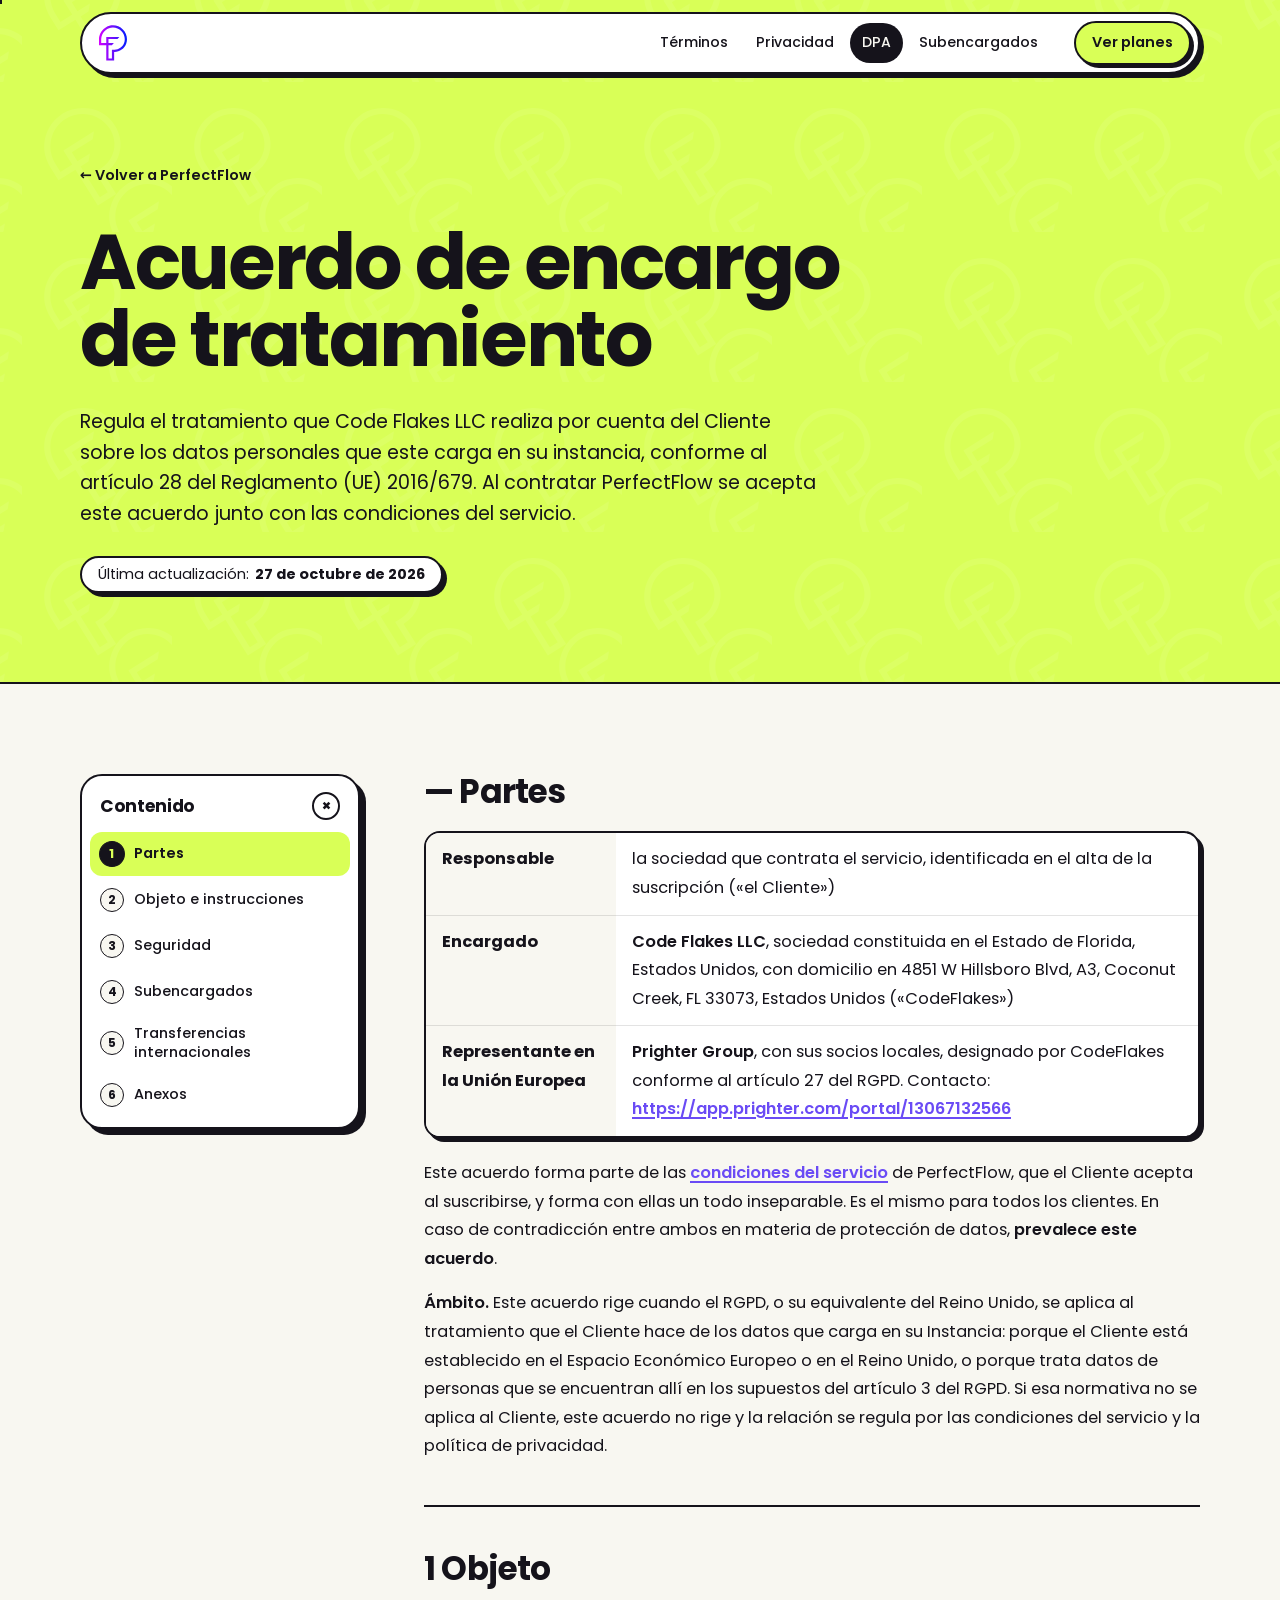
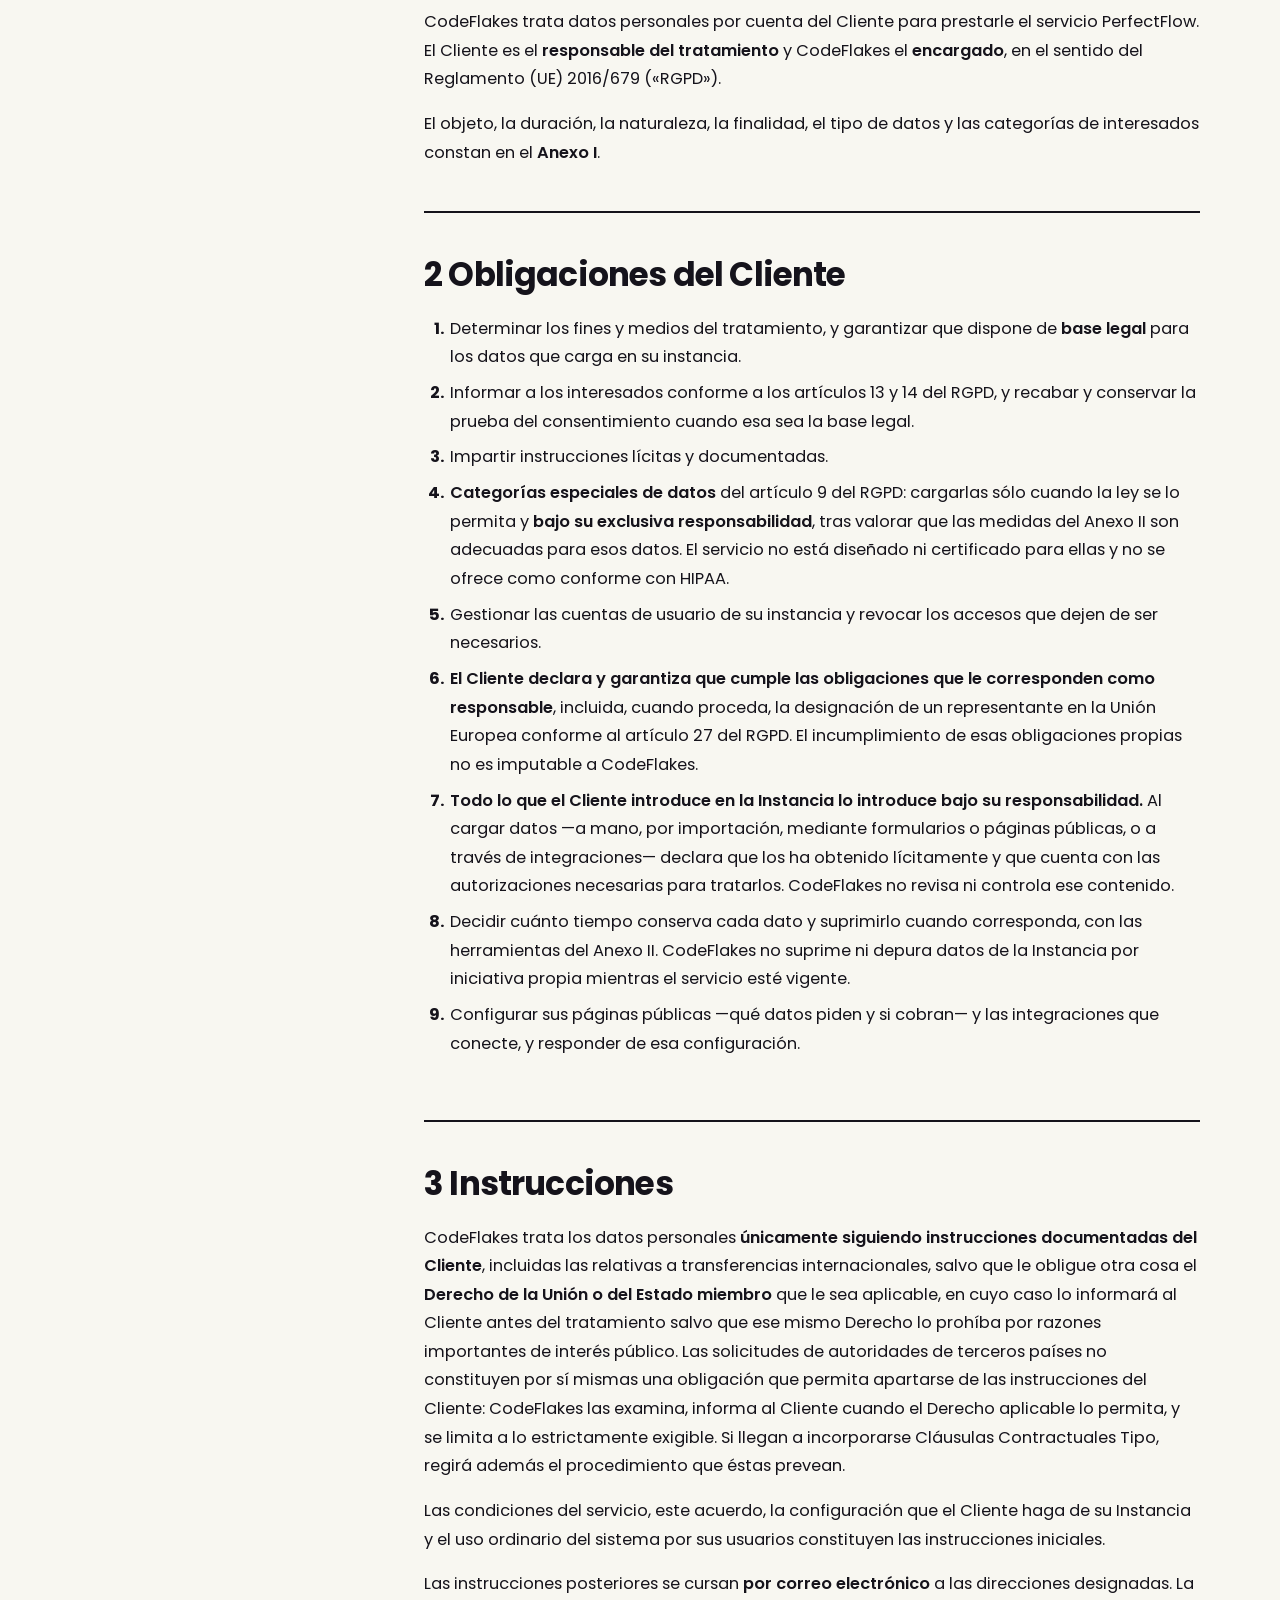
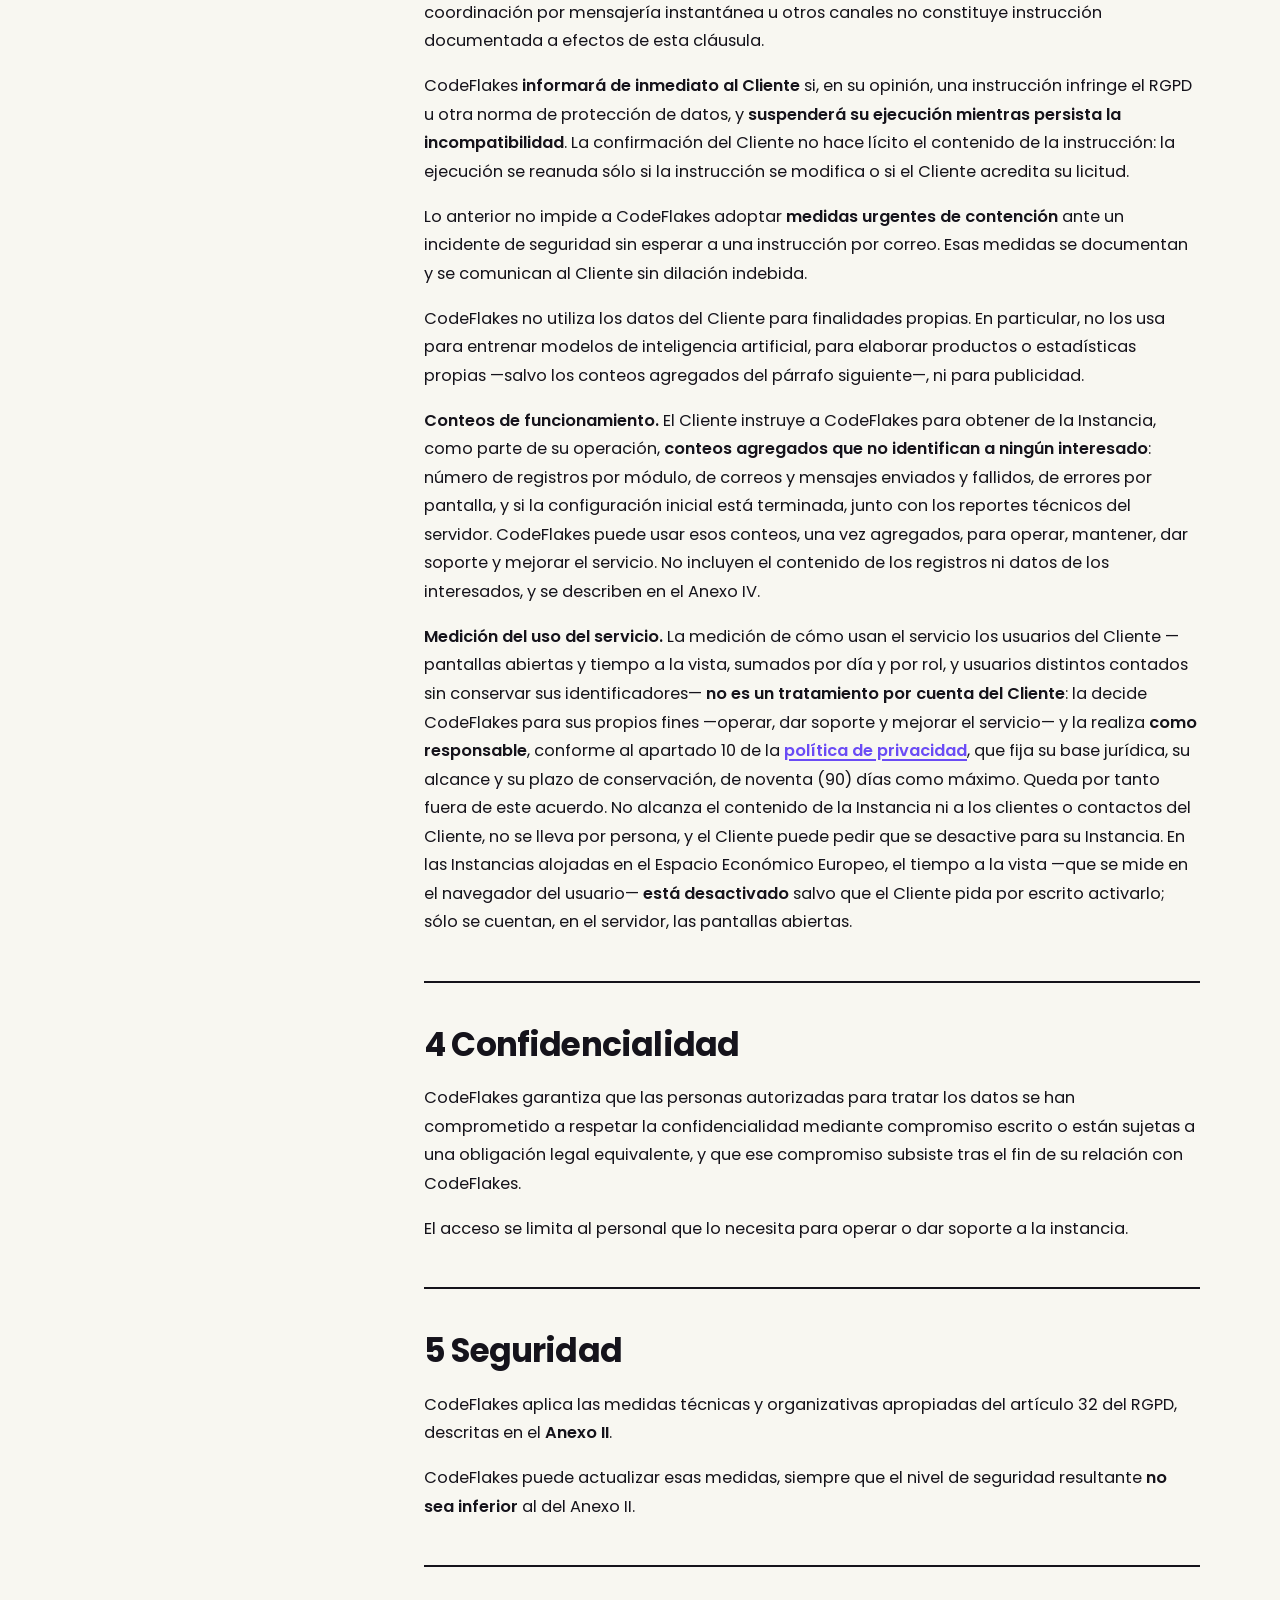
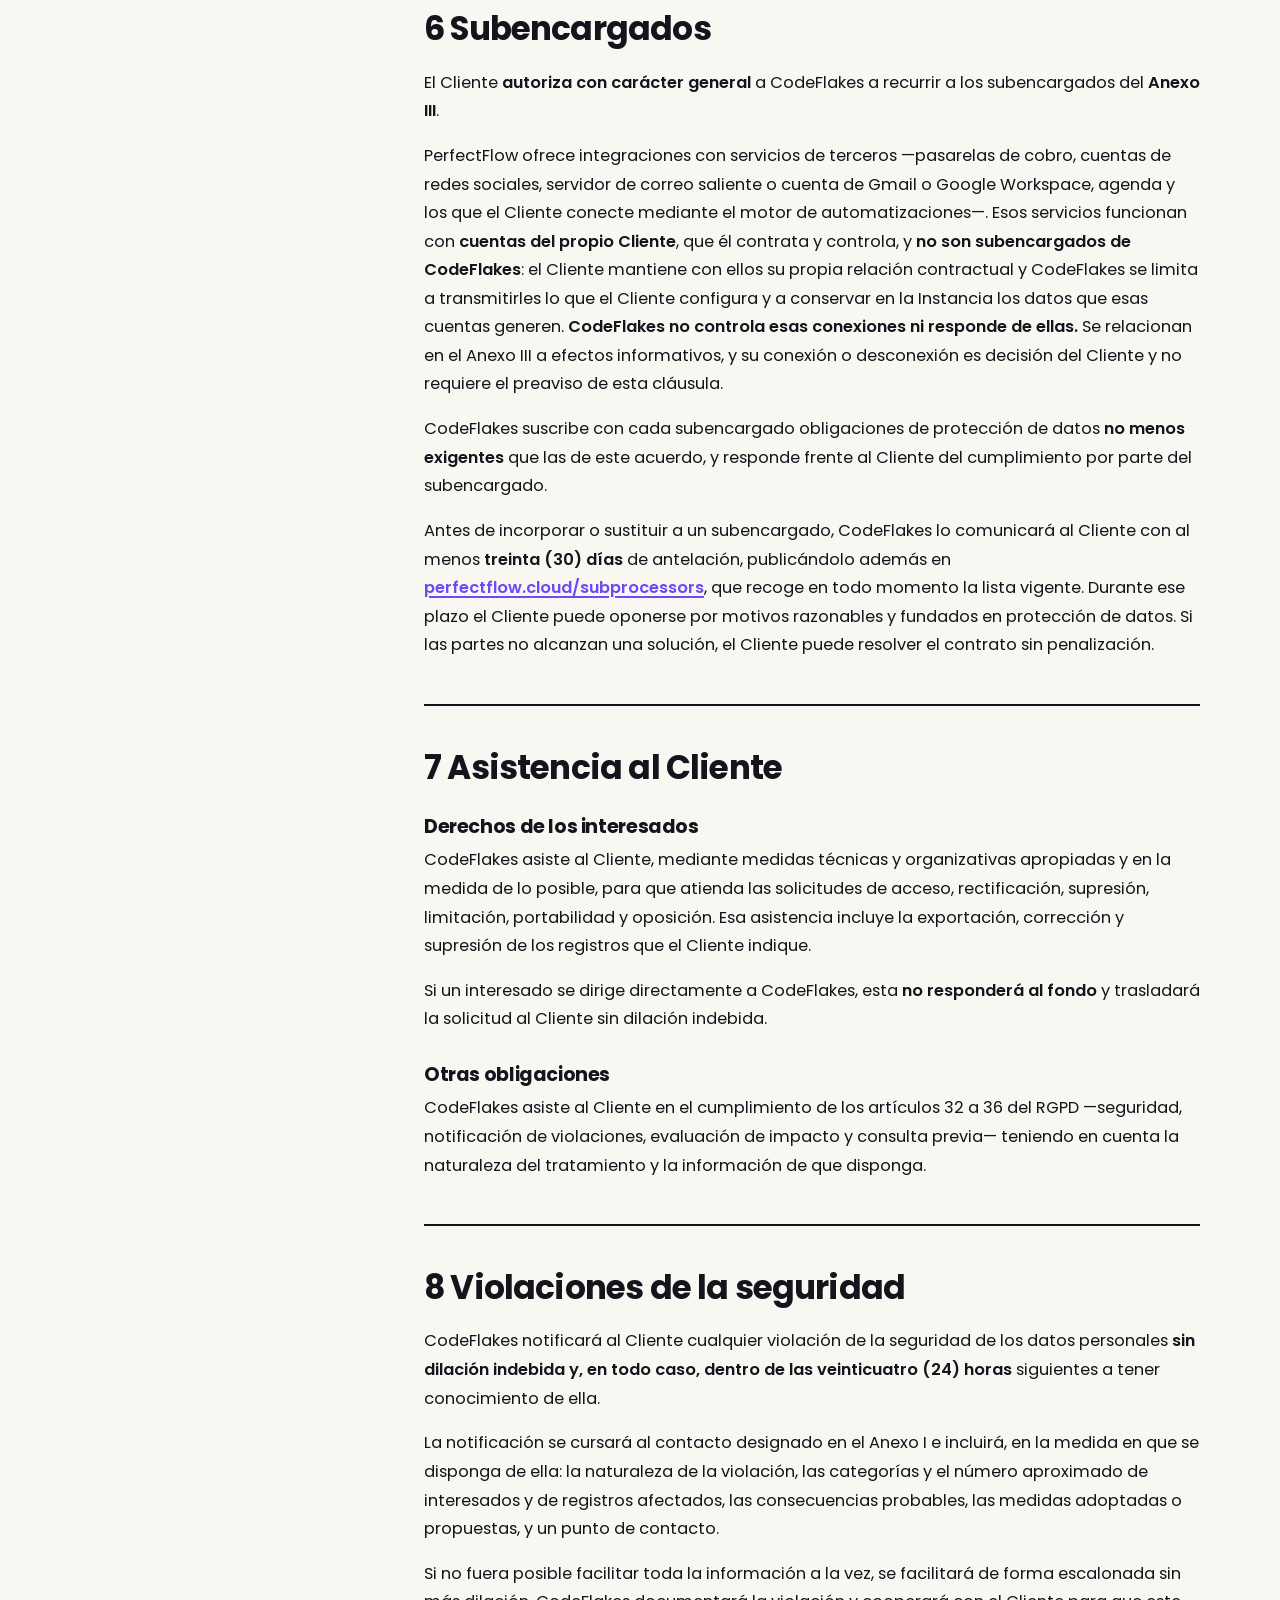
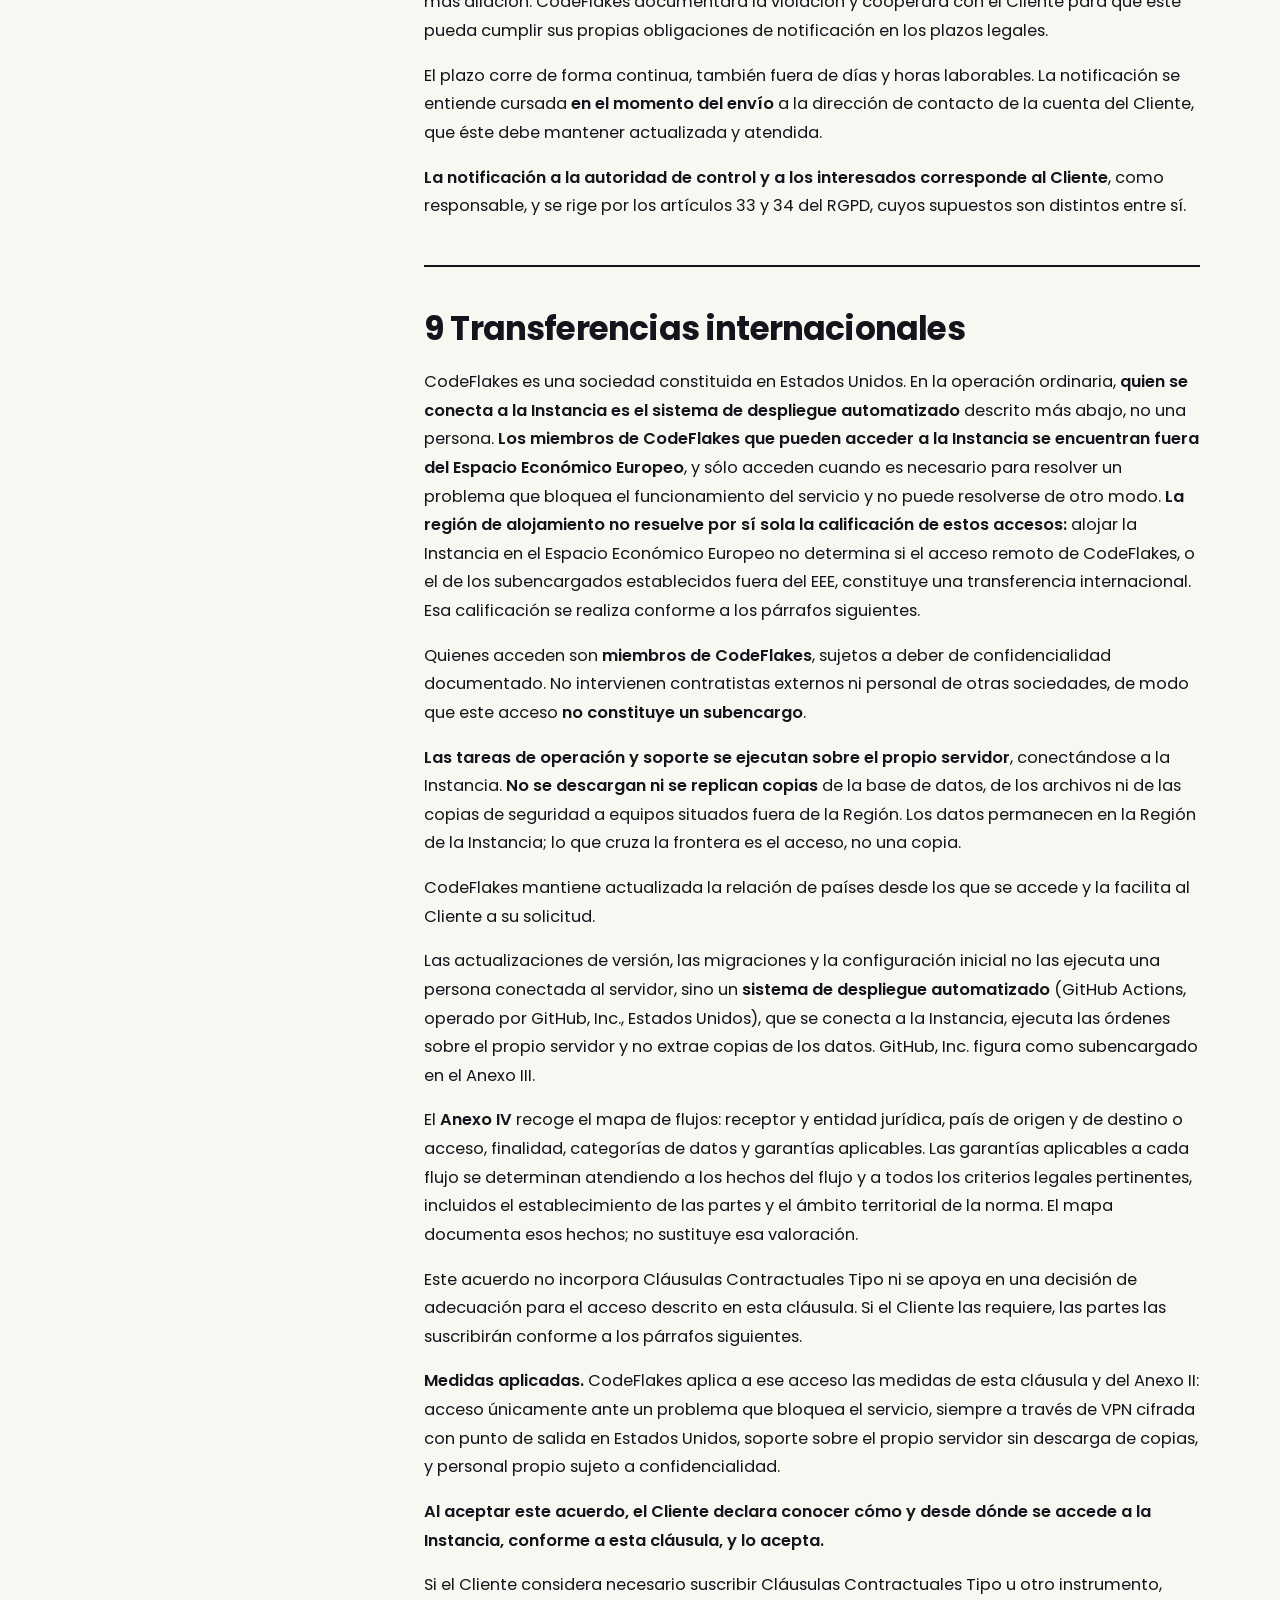
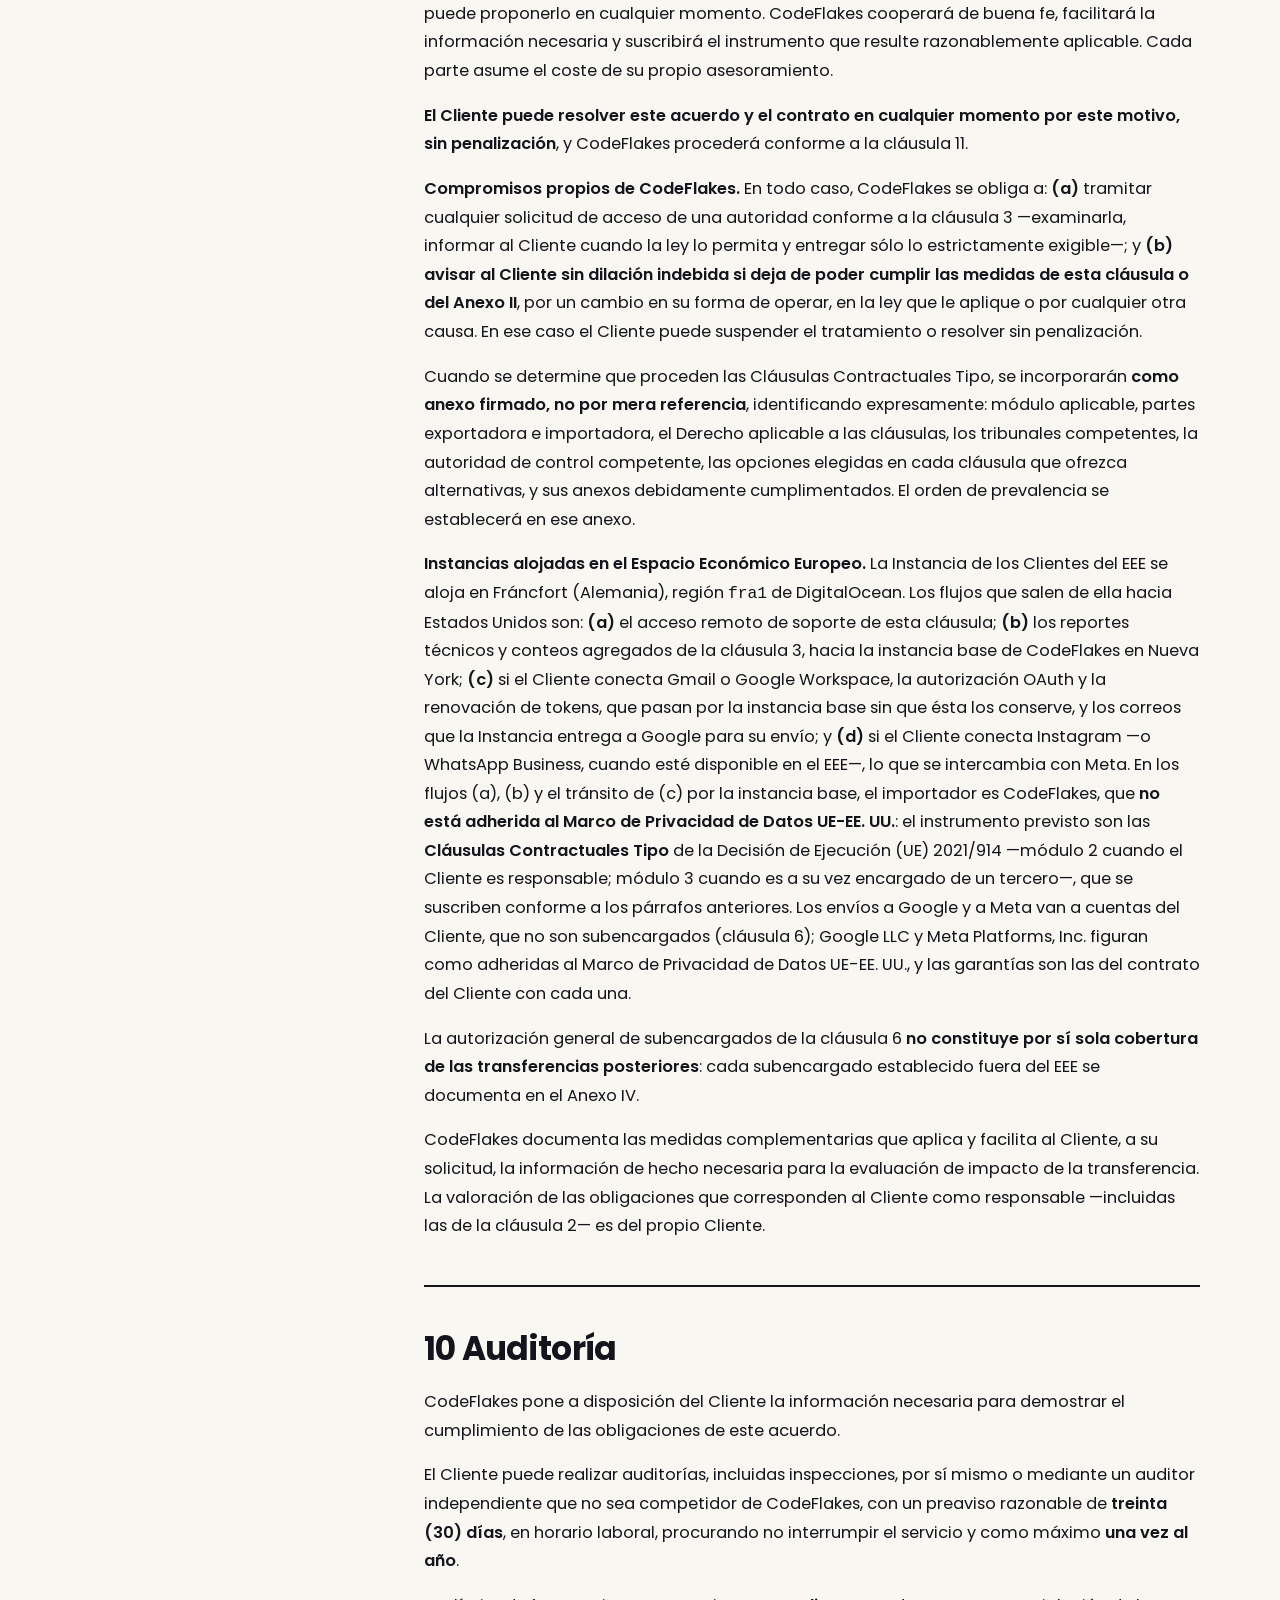
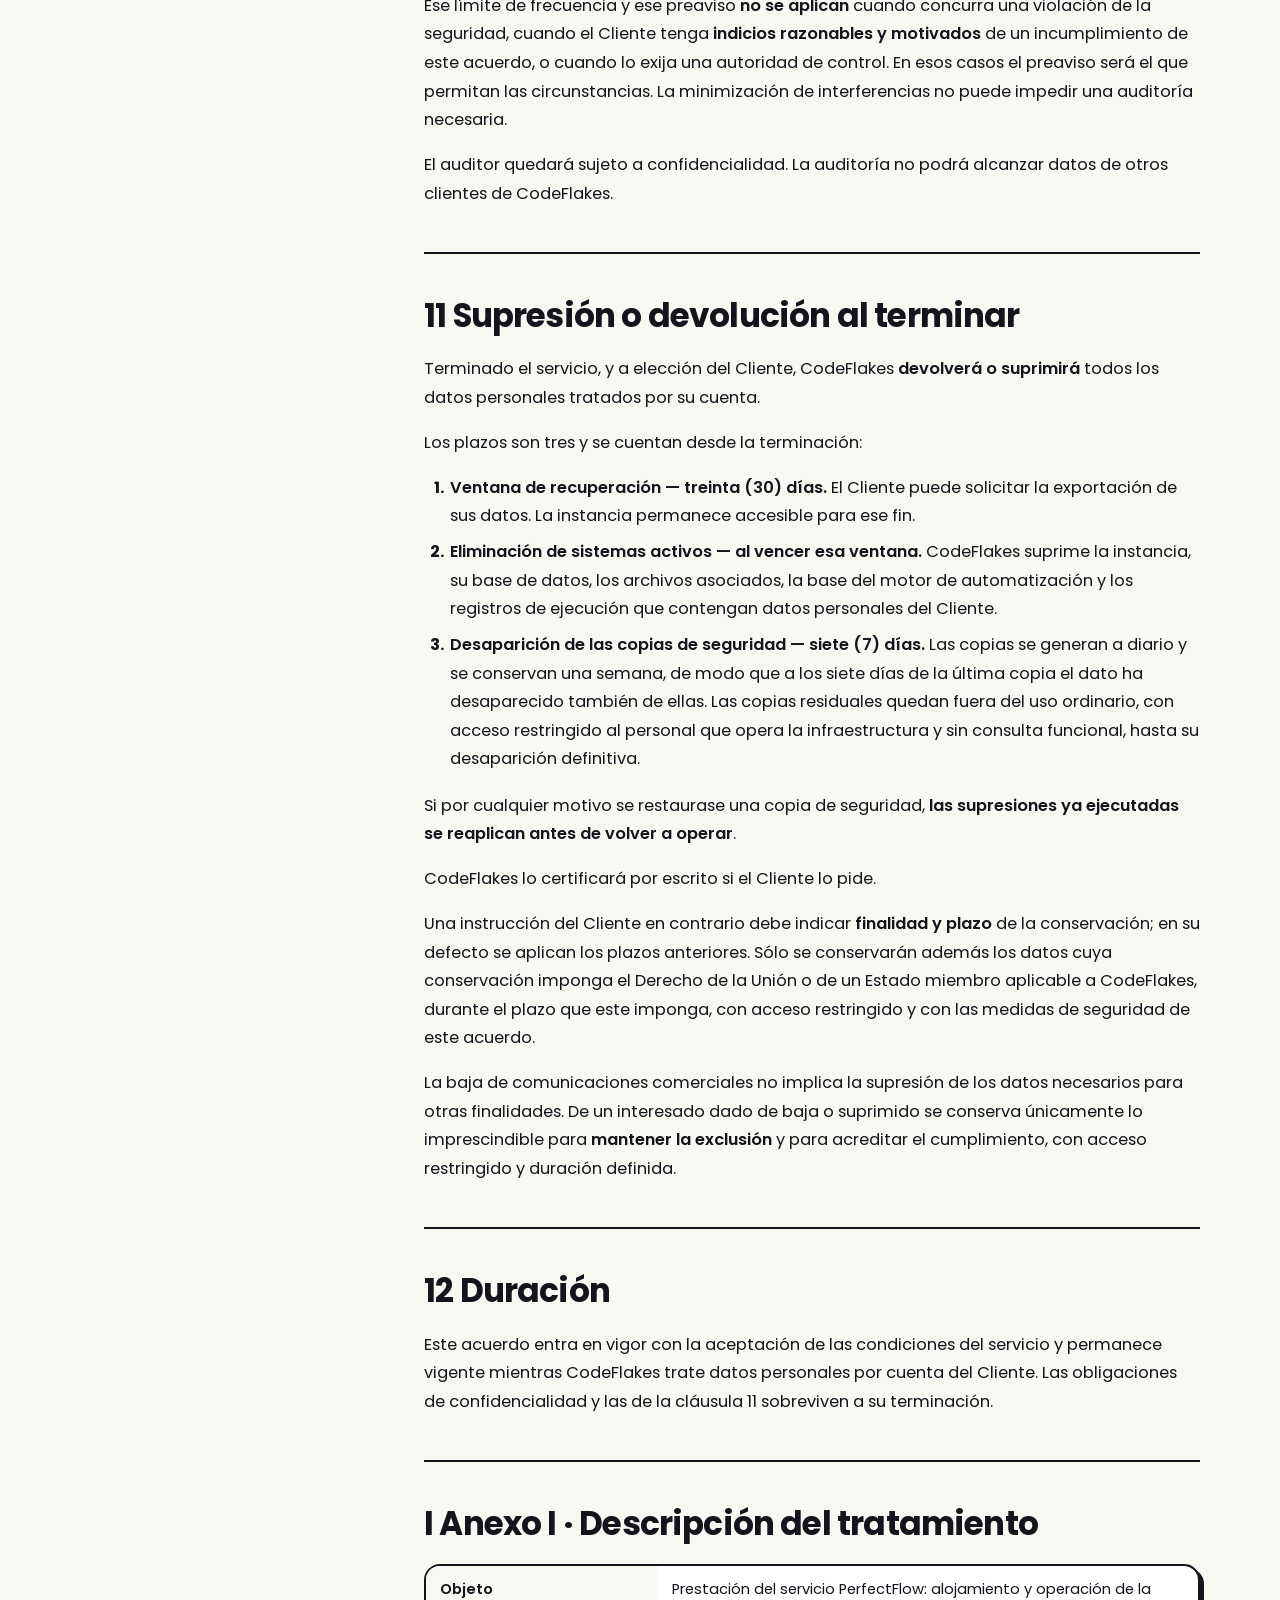
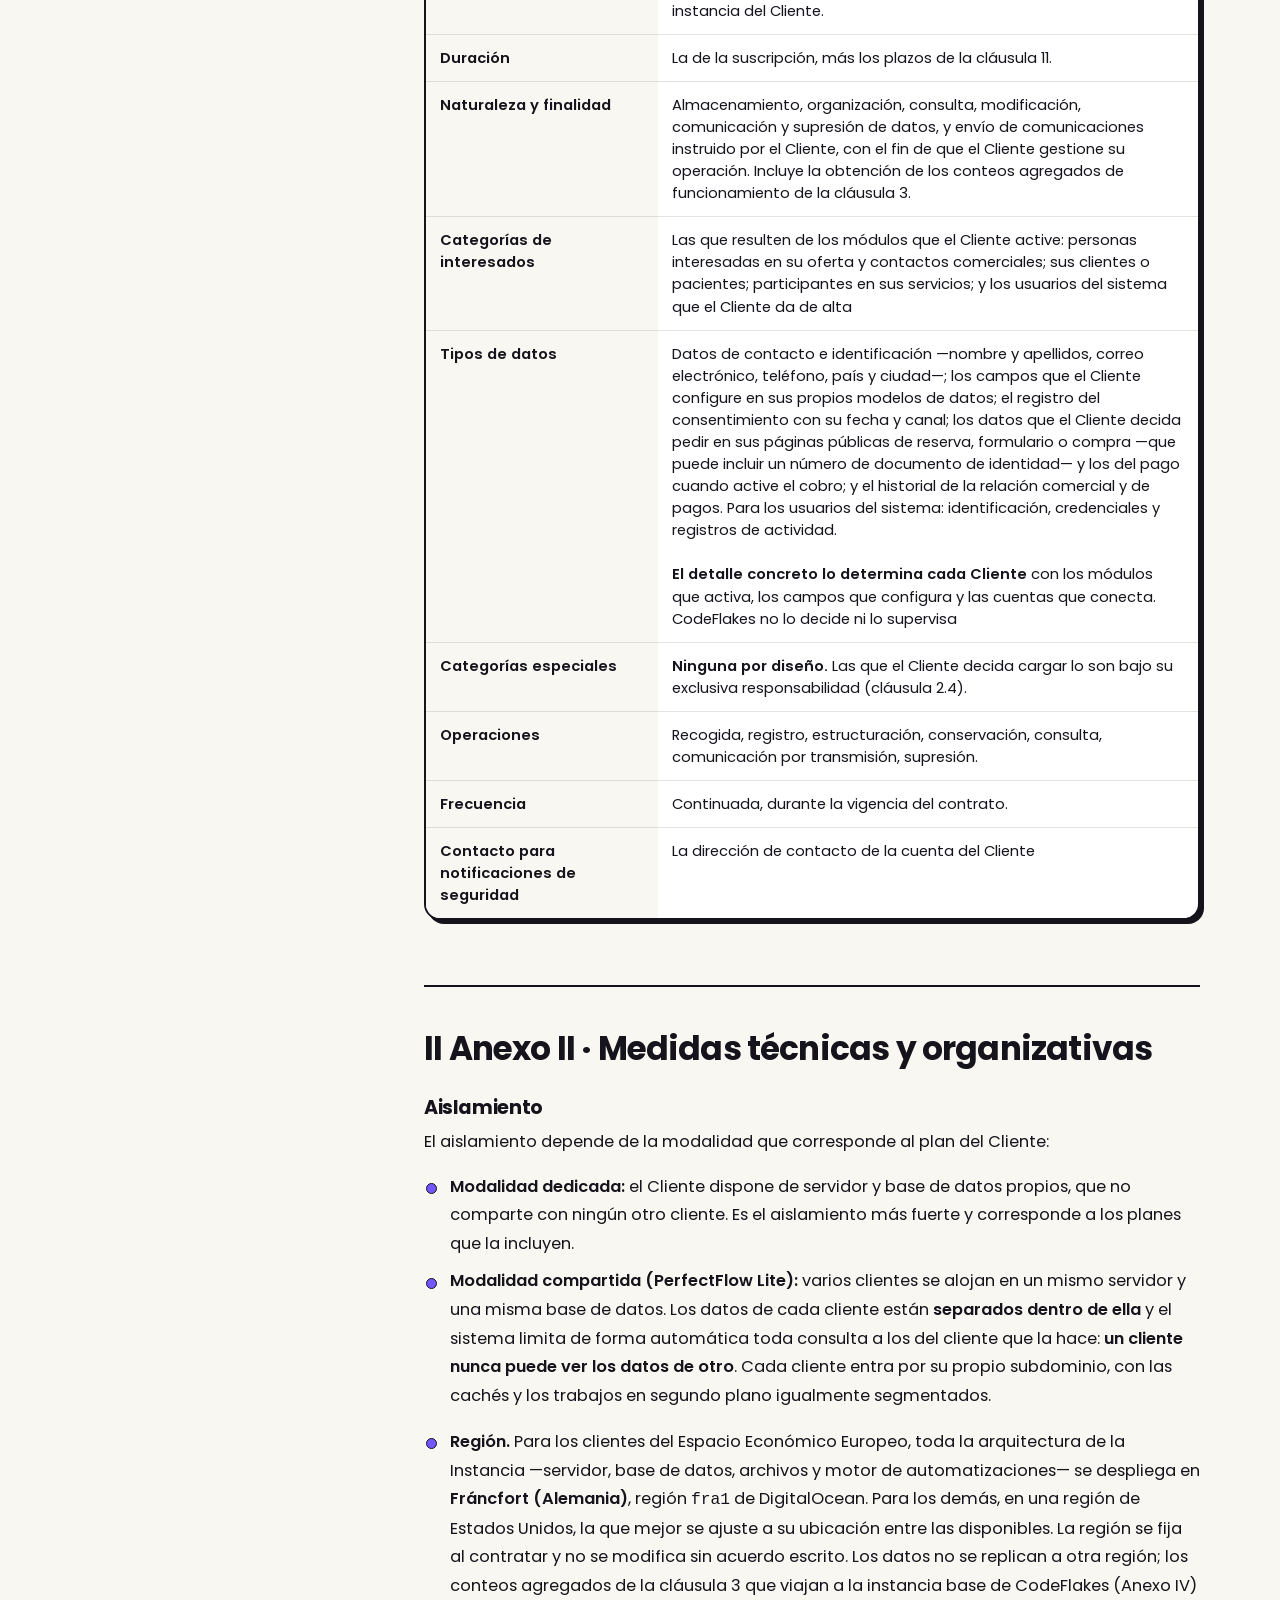
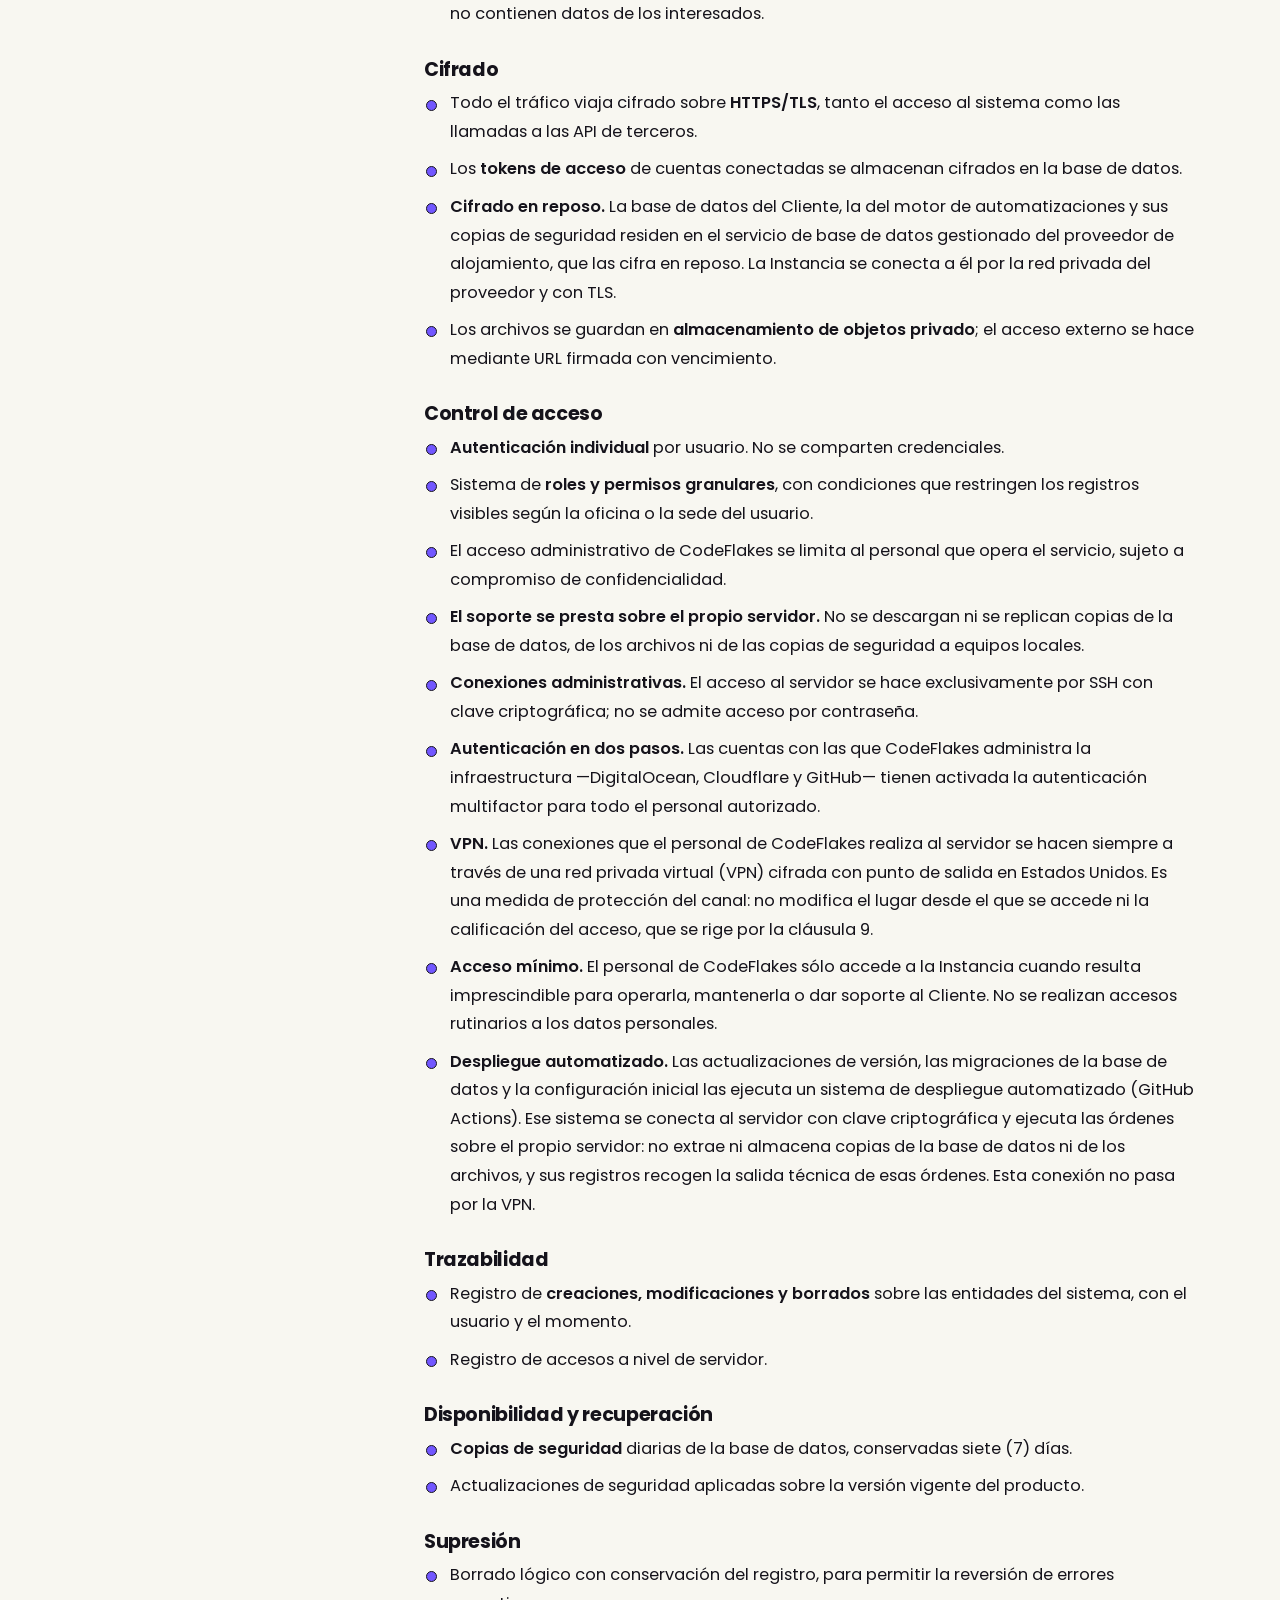
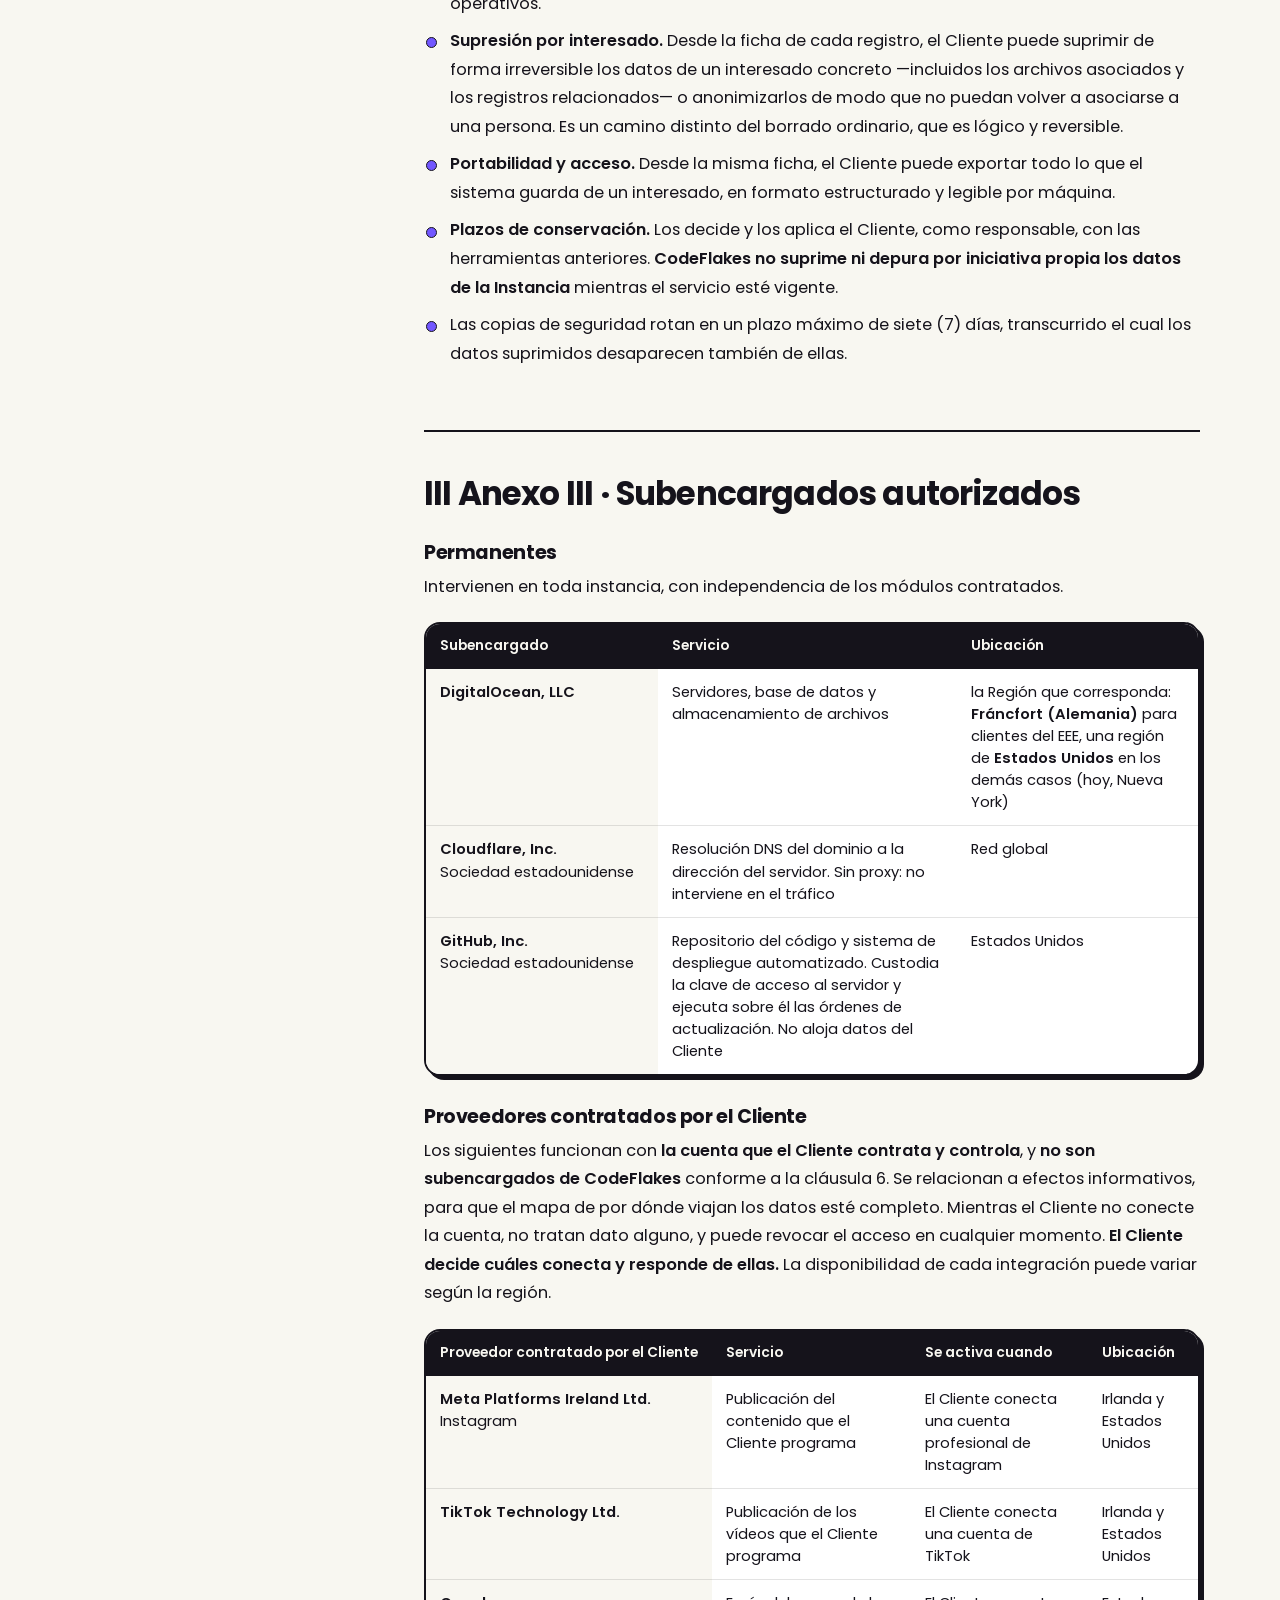
<file: preview/dpa/index.html>
<!doctype html>
<html lang="es">
<head>
<meta charset="utf-8">
<meta name="viewport" content="width=device-width, initial-scale=1, viewport-fit=cover">
<title>Acuerdo de encargo de tratamiento — PerfectFlow</title>
<meta name="description" content="El acuerdo bajo el que Code Flakes LLC trata, por cuenta de cada cliente de PerfectFlow, los datos personales que este carga en su instancia. Anexo B del contrato de servicio.">
<link rel="canonical" href="https://perfectflow.cloud/dpa">
<meta name="theme-color" content="#D600FE">
<meta property="og:type" content="article"><meta property="og:site_name" content="PerfectFlow">
<meta property="og:title" content="Acuerdo de encargo de tratamiento — PerfectFlow"><meta property="og:description" content="El acuerdo bajo el que Code Flakes LLC trata, por cuenta de cada cliente de PerfectFlow, los datos personales que este carga en su instancia. Anexo B del contrato de servicio.">
<link rel="icon" type="image/svg+xml" href="../assets/brand/favicon.svg">
<link rel="preconnect" href="https://fonts.googleapis.com"><link rel="preconnect" href="https://fonts.gstatic.com" crossorigin>
<link rel="preload" href="https://perfectflow.cloud/assets/fonts/chillax-variable.woff2" as="font" type="font/woff2" crossorigin>
<link href="https://fonts.googleapis.com/css2?family=Poppins:wght@300;400;500;600;700&display=swap" rel="stylesheet">
<style>
@font-face{font-family:"Chillax";src:url("https://perfectflow.cloud/assets/fonts/chillax-variable.woff2") format("woff2");font-weight:200 700;font-style:normal;font-display:swap}
:root{
  --cream:#F8F7F1;
  --paper:#FFFFFF;
  --ink:#15131B;
  --ink-70:#45414F;
  --ink-45:#6B6777;
  --violet:#7257FF;
  --violet-tx:#6A4BF5;
  --magenta:#D600FE;
  --blue:#011EFE;
  --lime:#D9FF57;
  --coral:#FF6A47;
  --sky:#A9DAFF;
  --brand:linear-gradient(120deg,var(--magenta),var(--blue));

  --line:2px solid var(--ink);
  --hard:6px 6px 0 var(--ink);
  --hard-sm:4px 4px 0 var(--ink);
  --hard-lg:10px 10px 0 var(--ink);

  --r-lg:22px;
  --r-md:16px;
  --r-pill:999px;

  --shell:1200px;
  --gutter:clamp(20px,5vw,40px);
  --sec:clamp(72px,11vw,140px);

  --safe-t:env(safe-area-inset-top,0px);
  --safe-b:env(safe-area-inset-bottom,0px);
  --safe-l:env(safe-area-inset-left,0px);

  --ease:cubic-bezier(.22,.9,.24,1);
  --boing:cubic-bezier(.34,1.56,.64,1);
}
*,*::before,*::after{box-sizing:border-box}
html{-webkit-text-size-adjust:100%}
body{margin:0;background:var(--cream);color:var(--ink);font-family:"Poppins",ui-sans-serif,system-ui,-apple-system,"Segoe UI",Helvetica,Arial,sans-serif;font-size:clamp(15px,1vw,16.5px);line-height:1.65;overflow-x:hidden;-webkit-font-smoothing:antialiased}
h1,h2,h3{font-family:"Chillax","Poppins",ui-sans-serif,system-ui,sans-serif;font-weight:700;letter-spacing:-.02em;line-height:1;text-wrap:balance;margin:0}
h1{font-size:clamp(2.5rem,5.6vw,5rem);letter-spacing:-.025em;line-height:.95}
h2{font-size:clamp(2rem,4.6vw,3.8rem);letter-spacing:-.025em}
h3{font-size:clamp(1.15rem,1.8vw,1.45rem);line-height:1.08}
p{margin:0}a{color:inherit}button{font:inherit;color:inherit}
:focus-visible{outline:3px solid var(--ink);outline-offset:3px;border-radius:6px}
.b-violet :focus-visible,.b-ink :focus-visible{outline-color:var(--lime)}
::selection{background:var(--lime);color:var(--ink)}
.shell{width:100%;max-width:var(--shell);margin-inline:auto;padding-inline:max(var(--gutter),var(--safe-l))}
section{padding-block:var(--sec);border-top:var(--line);position:relative}
.lead{font-size:clamp(1.02rem,1.5vw,1.25rem);max-width:54ch;line-height:1.55;opacity:.88}
.b-violet{background:var(--violet);color:#fff}.b-lime{background:var(--lime)}.b-coral{background:var(--coral)}.b-sky{background:var(--sky)}
.b-ink{background:var(--ink);color:var(--cream)}.b-cream{background:var(--cream)}.b-paper{background:var(--paper)}.b-brand{background:linear-gradient(125deg,var(--magenta),#7A0FFE 48%,var(--blue));color:#fff}
.skip{position:absolute;left:-9999px;top:0;background:var(--ink);color:var(--cream);padding:12px 18px;z-index:300}.skip:focus{left:0}
.btn{display:inline-flex;align-items:center;justify-content:center;gap:.5em;white-space:nowrap;min-height:52px;padding:.8em 1.6em;border-radius:var(--r-pill);border:var(--line);font-weight:600;font-size:1rem;text-decoration:none;cursor:pointer;background:var(--paper);color:var(--ink);box-shadow:var(--hard-sm);transition:transform .15s var(--ease),box-shadow .15s var(--ease),background .2s}
.btn:hover{transform:translate(-2px,-2px);box-shadow:6px 6px 0 var(--ink)}.btn:active{transform:translate(4px,4px);box-shadow:0 0 0 var(--ink)}
.btn-lime{background:var(--lime)}.btn-ink{background:var(--ink);color:var(--cream)}.btn-ghost{background:transparent;color:inherit;border-color:currentColor}
.btn-sm{min-height:42px;padding:.55em 1.1em;font-size:.9rem;box-shadow:3px 3px 0 var(--ink)}
.iso{display:block;width:30px;height:36px}
.sr{position:absolute!important;width:1px;height:1px;overflow:hidden;clip:rect(0 0 0 0);white-space:nowrap}
/* cabecera */
.hdr{position:fixed;top:calc(12px + var(--safe-t));left:0;right:0;z-index:150;pointer-events:none}
.hdr-bar{pointer-events:auto;display:flex;align-items:center;gap:clamp(10px,2vw,24px);background:var(--paper);color:var(--ink);border:var(--line);border-radius:var(--r-pill);box-shadow:var(--hard-sm);padding:7px 7px 7px 16px;min-height:58px}
.logo{display:flex;align-items:center;gap:9px;min-height:44px;min-width:44px;text-decoration:none}
.nav{display:flex;gap:4px;margin-left:auto}
.nav a{text-decoration:none;font-size:.88rem;font-weight:500;padding:8px 12px;border-radius:var(--r-pill);white-space:nowrap;transition:background .2s}
.nav a:hover{background:var(--lime)}
html{scroll-behavior:smooth;scroll-padding-top:calc(96px + var(--safe-t))}
@media (prefers-reduced-motion:reduce){html{scroll-behavior:auto}}
.nav{position:relative}
.nav a{position:relative;z-index:1;transition:background .2s,color .3s var(--ease)}
.nav .ind{position:absolute;left:0;top:0;width:0;height:0;border-radius:var(--r-pill);background:var(--ink);box-shadow:2px 2px 0 var(--lime);opacity:0;pointer-events:none;z-index:0;
  transition:transform .5s var(--boing),width .5s var(--boing),opacity .25s var(--ease)}
.nav.has .ind{opacity:1}
.nav a.on{color:var(--cream)}
.nav a.on:hover{background:transparent}
.mob a.on{color:var(--violet)}
.mob a.on::before{content:"";display:inline-block;width:10px;height:10px;border-radius:50%;background:var(--lime);border:2px solid var(--ink);margin-right:10px;vertical-align:.18em}
.hdr-end{display:flex;align-items:center;gap:8px}
.lang{display:flex;border:var(--line);border-radius:var(--r-pill);overflow:hidden}
.lang button{border:0;background:var(--paper);padding:6px 11px;font-size:.78rem;font-weight:600;cursor:pointer;min-height:44px;min-width:44px}
.lang button[aria-pressed="true"]{background:var(--ink);color:var(--cream)}
@media (max-width:980px){.nav{display:none}.hdr-end{margin-left:auto}}
@media (max-width:520px){.hdr-end .btn{display:none}}
.prog{position:fixed;top:0;left:0;height:4px;width:0;background:var(--lime);z-index:160;border-right:2px solid var(--ink)}
/* hero */
.hero{border-top:0;padding-top:calc(110px + var(--safe-t) + clamp(20px,4vw,44px));padding-bottom:clamp(64px,8vw,110px);overflow:hidden;isolation:isolate}
.hero-pattern{position:absolute;inset:-10%;z-index:0;pointer-events:none;opacity:.08;background-size:150px 150px;animation:pan 60s linear infinite}
@keyframes pan{to{background-position:300px -150px}}
.hero .shell{position:relative;z-index:1}
.hero-grid{display:grid;grid-template-columns:minmax(0,1.05fr) minmax(0,.95fr);gap:clamp(36px,5vw,64px);align-items:center}
@media (max-width:980px){.hero-grid{grid-template-columns:1fr}}
.back{display:inline-flex;align-items:center;gap:6px;min-height:44px;font-size:.86rem;font-weight:600;text-decoration:none;opacity:.85}
.back:hover{opacity:1;text-decoration:underline}
.badge{display:inline-block;background:var(--lime);color:var(--ink);border:var(--line);border-radius:var(--r-pill);box-shadow:var(--hard-sm);padding:.4em 1em;font-weight:600;font-size:.92rem;transform:rotate(-3deg);margin-top:18px}
.hero h1{margin:.38em 0 .32em;max-width:15ch}
.price{display:flex;align-items:baseline;flex-wrap:wrap;gap:6px 12px;margin-top:22px}
.price .amt{font-family:"Chillax","Poppins",sans-serif;font-weight:700;font-size:clamp(3.2rem,7vw,5.2rem);letter-spacing:-.03em;line-height:.9}
.price .per{font-weight:600;font-size:1.05rem;opacity:.85}
.price .note{flex-basis:100%;font-size:.86rem;opacity:.75}
.facts{display:flex;flex-wrap:wrap;gap:8px;margin-top:20px}
.fact{display:inline-flex;align-items:center;gap:7px;border:var(--line);border-radius:var(--r-pill);background:var(--paper);color:var(--ink);padding:.35em .9em;font-size:.84rem;font-weight:600;box-shadow:2px 2px 0 var(--ink)}
.fact i{width:18px;height:18px;border-radius:50%;background:var(--lime);border:1.5px solid var(--ink);display:grid;place-items:center;font-style:normal;font-size:.6rem;font-weight:700}
.cta-row{display:flex;flex-wrap:wrap;gap:12px;margin-top:26px}
/* asientos */
.chipx{display:inline-flex;align-items:center;gap:6px;border:1.5px solid var(--ink);border-radius:var(--r-pill);padding:.25em .75em;font-size:.76rem;font-weight:600;background:var(--cream)}
.chipx svg{width:14px;height:14px;fill:none;stroke:var(--ink);stroke-width:2;stroke-linecap:round;stroke-linejoin:round}
@keyframes blinkc{50%{opacity:0}}
/* para quién */
.who-grid{display:grid;grid-template-columns:repeat(3,minmax(0,1fr));gap:clamp(14px,1.8vw,22px);margin-top:clamp(30px,4vw,48px)}
@media (max-width:900px){.who-grid{grid-template-columns:1fr}}
.who{border:var(--line);border-radius:var(--r-lg);box-shadow:var(--hard);padding:clamp(18px,2.2vw,26px);background:var(--paper);transform:rotate(var(--r,0deg));transition:transform .3s var(--boing)}
.who:hover{transform:rotate(0) translateY(-4px)}
.who .ic{width:44px;height:44px;border-radius:12px;border:var(--line);display:grid;place-items:center;background:var(--c,var(--lime));margin-bottom:14px}
.who .ic svg{width:21px;height:21px;fill:none;stroke:var(--ink);stroke-width:2;stroke-linecap:round;stroke-linejoin:round}
.who p{margin-top:8px;font-size:.95rem;line-height:1.5;opacity:.86}
/* qué incluye */
.inc-grid{display:grid;grid-template-columns:repeat(3,minmax(0,1fr));gap:12px;margin-top:clamp(30px,4vw,48px)}
@media (max-width:900px){.inc-grid{grid-template-columns:repeat(2,minmax(0,1fr))}}
@media (max-width:560px){.inc-grid{grid-template-columns:1fr}}
.inc{border:var(--line);border-radius:var(--r-md);background:var(--paper);padding:16px;display:flex;gap:12px;align-items:flex-start;box-shadow:3px 3px 0 var(--ink)}
.inc .ck{width:28px;height:28px;border-radius:50%;background:var(--lime);border:var(--line);display:grid;place-items:center;flex:0 0 28px;font-weight:700;font-size:.8rem}
.inc b{display:block;font-family:"Chillax","Poppins",sans-serif;font-size:1.02rem;line-height:1.15}
.inc p{font-size:.86rem;line-height:1.45;color:var(--ink-70);margin-top:4px}
.inc.star{background:var(--ink);color:var(--cream)}
.inc.star p{color:rgba(251,246,236,.75)}
.inc.star .ck{background:var(--lime);color:var(--ink)}
.inc .tagp{display:inline-block;margin-top:8px;font-size:.75rem;font-weight:700;border:1.5px solid currentColor;border-radius:var(--r-pill);padding:.05em .6em}
/* comparar */
.cmp{margin-top:clamp(30px,4vw,48px);display:grid;grid-template-columns:repeat(3,minmax(0,1fr));gap:14px}
@media (max-width:900px){.cmp{grid-template-columns:1fr}}
.cmpc{border:var(--line);border-radius:var(--r-lg);background:var(--paper);color:var(--ink);padding:18px;display:flex;flex-direction:column;gap:8px;text-decoration:none;box-shadow:3px 3px 0 var(--ink);transition:transform .2s var(--boing),box-shadow .2s}
.cmpc:hover{transform:translate(-2px,-3px);box-shadow:6px 6px 0 var(--ink)}
.cmpc.cur{background:var(--lime);box-shadow:var(--hard);transform:rotate(-1deg)}
.cmpc h3{font-size:1.35rem}
.cmpc .pp{font-family:"Chillax","Poppins",sans-serif;font-weight:700;font-size:1.5rem}
.cmpc .pp small{font-family:"Poppins",sans-serif;font-weight:500;font-size:.8rem;opacity:.7}
.cmpc .ub{height:10px;border-radius:5px;background:rgba(26,26,26,.1);overflow:hidden;margin-top:4px}
.cmpc .ub i{display:block;height:100%;width:0;background:var(--ink);border-radius:5px;transition:width 1s var(--ease)}
.cmpc .ul{font-size:.82rem;font-weight:600}
.cmpc .go{margin-top:auto;font-size:.84rem;font-weight:600;text-decoration:underline;text-underline-offset:3px}
.cmpc .here{font-size:.75rem;font-weight:700;background:var(--ink);color:var(--lime);border-radius:var(--r-pill);padding:.1em .7em;align-self:flex-start}
/* cómo empiezas */
.steps{display:grid;grid-template-columns:repeat(3,minmax(0,1fr));gap:14px;margin-top:clamp(30px,4vw,48px);counter-reset:s}
@media (max-width:900px){.steps{grid-template-columns:1fr}}
.stp{border:2px solid rgba(255,255,255,.85);border-radius:var(--r-lg);padding:18px;position:relative}
.stp .n{display:inline-grid;place-items:center;width:34px;height:34px;border-radius:50%;background:var(--lime);color:var(--ink);border:var(--line);font-weight:700;font-family:"Chillax","Poppins",sans-serif;margin-bottom:10px}
.stp p{margin-top:6px;font-size:.93rem;opacity:.88;line-height:1.5}
.lh-note{margin-top:22px;display:inline-flex;align-items:center;gap:10px;border:2px solid #fff;border-radius:var(--r-pill);padding:.5em 1.1em;font-weight:600}
.lh-note b{background:var(--lime);color:var(--ink);border-radius:var(--r-pill);padding:.05em .6em}
/* preguntas */
.faq{margin-top:clamp(28px,4vw,44px);display:grid;gap:10px;max-width:860px}
.faq details{border:var(--line);border-radius:var(--r-md);background:var(--paper);box-shadow:3px 3px 0 var(--ink);overflow:hidden}
.faq summary{cursor:pointer;list-style:none;padding:16px 50px 16px 18px;font-weight:600;position:relative;min-height:52px}
.faq summary::-webkit-details-marker{display:none}
.faq summary::after{content:"+";position:absolute;right:18px;top:50%;transform:translateY(-50%);font-family:"Chillax","Poppins",sans-serif;font-size:1.5rem;transition:transform .3s var(--boing)}
.faq details[open] summary::after{transform:translateY(-50%) rotate(45deg)}
.faq details p{padding:0 18px 18px;color:var(--ink-70)}
/* cierre y pie */
.close{text-align:center}
.close h2{max-width:18ch;margin-inline:auto}
.close .lead{margin:18px auto 0}
.close .cta-row{justify-content:center}
.foot{background:var(--ink);color:var(--cream);border-top:var(--line);padding-block:clamp(40px,5vw,64px) calc(120px + var(--safe-b))}
.foot-grid{display:flex;flex-wrap:wrap;gap:20px 40px;align-items:flex-start;justify-content:space-between}
.foot a{color:var(--lime)}
.foot-legal{display:flex;flex-wrap:wrap;gap:4px 20px;margin-top:18px}
.foot-legal a{display:inline-flex;align-items:center;min-height:44px;font-size:.86rem;color:rgba(251,246,236,.7);text-decoration:underline;text-underline-offset:3px}
.foot-legal a:hover,.foot-legal a[aria-current="page"]{color:var(--lime)}
.foot .note{margin-top:22px;padding-top:16px;border-top:1px solid rgba(251,246,236,.18);font-size:.8rem;color:rgba(251,246,236,.6);max-width:80ch}
/* barra de compra fija */
.buybar{position:fixed;left:0;right:0;bottom:0;z-index:140;padding:0 max(12px,var(--safe-l)) calc(12px + var(--safe-b));transform:translateY(120%);transition:transform .45s var(--boing);pointer-events:none}
.buybar.on{transform:none}
.buybar-in{pointer-events:auto;max-width:var(--shell);margin-inline:auto;display:flex;align-items:center;gap:12px 18px;flex-wrap:wrap;background:var(--ink);color:var(--cream);border:var(--line);border-radius:var(--r-lg);box-shadow:6px 6px 0 var(--lime);padding:10px 10px 10px 18px}
.buybar .bn{display:flex;flex-direction:column;line-height:1.2;min-width:0}
.buybar .bn b{font-family:"Chillax","Poppins",sans-serif;font-size:1.05rem}
.buybar .bn small{font-size:.78rem;color:rgba(251,246,236,.7)}
.buybar .bp{font-family:"Chillax","Poppins",sans-serif;font-weight:700;font-size:1.35rem;margin-left:auto;white-space:nowrap}
.buybar .bp small{font-family:"Poppins",sans-serif;font-weight:500;font-size:.78rem;opacity:.7}
.buybar .btn{min-height:46px}
.buybar .other{display:inline-flex;align-items:center;min-height:44px;color:var(--cream);font-size:.82rem;font-weight:600;text-decoration:underline;text-underline-offset:3px;white-space:nowrap}
@media (max-width:640px){.buybar .bn small,.buybar .other{display:none}.buybar-in{flex-wrap:nowrap;padding:8px 8px 8px 14px}.buybar .bn{flex:1 1 auto}.buybar .bn b{white-space:nowrap;overflow:hidden;text-overflow:ellipsis}.buybar .bp{font-size:1.1rem}.buybar .btn{padding:.6em 1em;font-size:.9rem;white-space:nowrap;flex:none}}
@media (max-width:460px){.buybar .bn{display:none}.buybar .bp{margin-left:0;margin-right:auto}}
/* entradas */
.rv{opacity:0;transform:translateY(24px);transition:opacity .6s var(--ease),transform .7s var(--boing)}
.rv.in{opacity:1;transform:none}
@media (prefers-reduced-motion:reduce){
  *,*::before,*::after{animation-duration:.001ms!important;animation-iteration-count:1!important;transition-duration:.001ms!important}
  .rv{opacity:1!important;transform:none!important}
}

/* ============ la forja: tu PerfectFlow armándose ============ */
.forge{position:relative;width:100%;max-width:620px;margin-inline:auto;aspect-ratio:1/.98;border:var(--line);border-radius:28px;box-shadow:var(--hard-lg);overflow:hidden;isolation:isolate;
  background:radial-gradient(110% 80% at 80% -5%,rgba(214,0,254,.42),transparent 58%),radial-gradient(90% 80% at -5% 105%,rgba(1,30,254,.5),transparent 62%),#0D0A18;color:var(--ink)}
.fg-art{position:absolute;inset:0;perspective:1200px}
.fg-floor{position:absolute;left:-40%;right:-40%;bottom:-30%;height:75%;transform:rotateX(70deg);transform-origin:50% 0;opacity:0;transition:opacity .9s var(--ease);
  background-image:linear-gradient(rgba(200,240,75,.28) 1px,transparent 1px),linear-gradient(90deg,rgba(200,240,75,.28) 1px,transparent 1px);background-size:44px 44px;
  -webkit-mask-image:linear-gradient(to top,#000 10%,transparent 85%);mask-image:linear-gradient(to top,#000 10%,transparent 85%)}
.forge.s1 .fg-floor{opacity:1;animation:floor 2.4s linear infinite}
@keyframes floor{to{background-position:0 44px,0 0}}
.fg-dust{position:absolute;inset:0;background-image:radial-gradient(1.5px 1.5px at 12% 18%,#fff 50%,transparent 51%),radial-gradient(1px 1px at 78% 12%,#fff 50%,transparent 51%),radial-gradient(1.5px 1.5px at 88% 46%,#A9DAFF 50%,transparent 51%),radial-gradient(1px 1px at 30% 8%,#C8F04B 50%,transparent 51%),radial-gradient(1px 1px at 6% 62%,#fff 50%,transparent 51%),radial-gradient(1.5px 1.5px at 62% 6%,#fff 50%,transparent 51%);opacity:.55;animation:tw 3.2s ease-in-out infinite alternate}
@keyframes tw{to{opacity:.2}}
.fw-tilt{position:absolute;inset:0;transform-style:preserve-3d;transform:rotateX(var(--ty,0deg)) rotateY(var(--tx,0deg));transition:transform .35s ease-out}
.fw{position:absolute;left:6%;right:6%;top:19%;height:57%;transform-style:preserve-3d;transform:rotateX(26deg) rotateY(-20deg) rotateZ(6deg) scale(.9);transition:transform 1.6s var(--ease)}
.forge.done .fw{transform:rotateX(10deg) rotateY(-11deg) rotateZ(1.5deg) scale(1)}
.fw-frame{position:absolute;inset:0;border-radius:16px;border:1.5px solid rgba(169,218,255,.8);background:rgba(169,218,255,.05);box-shadow:0 0 28px rgba(169,218,255,.35),inset 0 0 28px rgba(169,218,255,.12);
  clip-path:inset(0 100% 100% 0 round 16px);transition:clip-path 1.1s var(--ease),background .6s var(--ease),border-color .6s,box-shadow .6s}
.forge.s1 .fw-frame{clip-path:inset(0 0 0 0 round 16px)}
.forge.solid .fw-frame{background:var(--cream);border:2px solid var(--ink);box-shadow:0 40px 70px -24px rgba(0,0,0,.75),0 0 0 1px rgba(255,255,255,.08)}
.fw-in{position:absolute;inset:0;padding:3%;display:grid;grid-template-columns:23% minmax(0,1fr);grid-template-rows:11% minmax(0,1fr);gap:3%;transform-style:preserve-3d;--acc:var(--violet)}
.forge.brandless .fw-in{--acc:#B7B3C4}
.pc{position:relative;border:1.5px dashed rgba(200,240,75,.9);border-radius:10px;background:rgba(200,240,75,.05);opacity:0;min-width:0;min-height:0;overflow:hidden;
  transform:translate3d(var(--fx,0),var(--fy,0),var(--fz,0)) rotate(var(--fr,0)) scale(.6);
  transition:transform 1s var(--ease),opacity .5s var(--ease),background .5s var(--ease),border-color .5s,box-shadow .5s}
.pc.on{opacity:1;transform:translate3d(0,0,0)}
.forge.solid .pc{border-style:solid;border-color:var(--ink);background:var(--paper);box-shadow:2px 2px 0 var(--ink)}
.ct{opacity:0;transition:opacity .45s var(--ease) .15s;height:100%}
.forge.solid .ct{opacity:1}
/* barra superior */
.fw-bar{grid-column:1/-1;display:flex}
.fw-bar .ct{display:flex;align-items:center;gap:6px;padding:0 3%;width:100%}
.fw-bar .dots{display:flex;gap:3px}.fw-bar .dots i{width:6px;height:6px;border-radius:50%;background:#FF6A47;border:1px solid var(--ink)}.fw-bar .dots i:nth-child(2){background:#FFD23F}.fw-bar .dots i:nth-child(3){background:var(--lime)}
.fw-url{flex:1;min-width:0;font-family:ui-monospace,SFMono-Regular,Menlo,monospace;font-size:clamp(.5rem,1.3vw,.66rem);background:var(--cream);border:1px solid var(--ink);border-radius:6px;padding:.15em .5em;white-space:nowrap;overflow:hidden;text-overflow:ellipsis}
.fw-url .caret{display:inline-block;width:1.5px;height:.9em;background:var(--ink);vertical-align:-1px;animation:blinkc .8s steps(1) infinite}
.fw-team{display:flex;align-items:center}
.fw-team i{width:14px;height:14px;border-radius:50%;border:1.5px solid var(--ink);margin-left:-5px;background:var(--c);transform:scale(0);transition:transform .4s var(--boing)}
.fw-team i.on{transform:scale(1)}
.fw-count{font-family:"Chillax","Poppins",sans-serif;font-weight:700;font-size:clamp(.55rem,1.4vw,.72rem);margin-left:4px;font-variant-numeric:tabular-nums;white-space:nowrap}
/* barra lateral */
.fw-side{display:grid;grid-template-rows:repeat(7,minmax(0,1fr));gap:5%;background:transparent;border:0;opacity:1;transform:none;overflow:visible}
.forge.solid .fw-side{background:transparent;border:0;box-shadow:none}
.fw-side .pc{border-radius:8px}
.fw-side .ct{display:flex;align-items:center;gap:6%;padding:0 8%;font-size:clamp(.45rem,1.2vw,.62rem);font-weight:600;white-space:nowrap}
.fw-side .ct i{width:8px;height:8px;border-radius:3px;background:var(--acc);flex:none;transition:background .6s}
.fw-side .pc.act{}
.forge.solid .fw-side .pc.act{background:var(--acc);color:#fff}
.forge.solid .fw-side .pc.act .ct i{background:#fff}
.fw-side .logo-pc .ct{justify-content:center}
.fw-side .logo-pc svg{height:70%;width:auto}
.forge.solid .fw-side .logo-pc{background:var(--ink)}
/* rejilla principal */
.fw-main{display:grid;grid-template-columns:repeat(3,minmax(0,1fr));grid-template-rows:repeat(2,minmax(0,1fr));gap:4%;transform-style:preserve-3d}
.t-lbl{font-size:clamp(.42rem,1.1vw,.58rem);font-weight:600;color:var(--ink-70);display:block}
.t-kpi .ct{padding:10%;display:flex;flex-direction:column;justify-content:space-between}
.forge.solid .t-kpi{background:var(--lime)}
.t-kpi b{font-family:"Chillax","Poppins",sans-serif;font-size:clamp(1.1rem,3.6vw,2rem);line-height:1;font-variant-numeric:tabular-nums}
.t-chart{grid-column:span 2}
.t-chart .ct{padding:5% 6%;display:flex;flex-direction:column}
.bars{flex:1;display:flex;align-items:flex-end;gap:5%;padding-top:6%}
.bars i{flex:1;height:var(--h);background:var(--acc);border:1px solid var(--ink);border-radius:3px 3px 0 0;transform:scaleY(0);transform-origin:bottom;transition:transform .8s var(--boing),background .6s}
.forge.live .bars i{transform:scaleY(1)}
.bars i:nth-child(2){transition-delay:.06s}.bars i:nth-child(3){transition-delay:.12s}.bars i:nth-child(4){transition-delay:.18s}.bars i:nth-child(5){transition-delay:.24s}.bars i:nth-child(6){transition-delay:.3s}.bars i:nth-child(7){transition-delay:.36s}
.bars i:last-child{background:var(--lime)}
.t-cal{grid-column:span 2}
.t-cal .ct{padding:5% 6%;display:flex;flex-direction:column}
.cal-g{flex:1;display:grid;grid-template-columns:repeat(5,1fr);grid-template-rows:repeat(3,1fr);gap:4%;margin-top:4%}
.cal-g span{border:1px dashed rgba(26,26,26,.2);border-radius:4px}
.cal-g span.e{border:1px solid var(--ink);background:var(--c);transform:scale(0);transition:transform .45s var(--boing)}
.forge.live .cal-g span.e{transform:scale(1)}
.t-flow .ct{padding:8%;display:flex;flex-direction:column;justify-content:space-between}
.flow-n{display:flex;align-items:center;gap:6%;font-size:clamp(.42rem,1.1vw,.58rem);font-weight:600;white-space:nowrap;opacity:.25;transform:translateX(-6px);transition:opacity .35s,transform .45s var(--boing)}
.flow-n i{width:10px;height:10px;border-radius:50%;border:1.5px solid var(--ink);background:var(--paper);flex:none;transition:background .3s}
.flow-n.on{opacity:1;transform:none}.flow-n.on i{background:var(--acc)}
/* capas de departamentos (Company) */
.fw-ghost{position:absolute;left:6%;right:6%;top:19%;height:57%;border-radius:16px;border:1.5px dashed rgba(169,218,255,.55);background:rgba(169,218,255,.04);opacity:0;
  transform:rotateX(26deg) rotateY(-20deg) rotateZ(6deg) translateZ(0) scale(.9);transition:transform 1.4s var(--ease),opacity .8s var(--ease),background .6s,border-color .6s}
.fw-ghost b{position:absolute;top:-1.7em;left:12px;font-size:.62rem;font-weight:700;color:var(--lime);letter-spacing:.06em;text-transform:uppercase;white-space:nowrap}
.forge.layers .fw-ghost{opacity:1}
.forge.layers .fw-ghost.g1{transform:rotateX(10deg) rotateY(-11deg) rotateZ(1.5deg) translate3d(-4%,-17%,-70px) scale(.97)}
.forge.layers .fw-ghost.g2{transform:rotateX(10deg) rotateY(-11deg) rotateZ(1.5deg) translate3d(-8%,-34%,-140px) scale(.94)}
.forge.solid.layers .fw-ghost{border:2px solid var(--ink);background:rgba(251,246,236,.62);box-shadow:0 30px 50px -24px rgba(0,0,0,.7)}
.forge.solid.layers .fw-ghost.g2{background:rgba(251,246,236,.36)}
.fw-tag{position:absolute;top:-1.7em;left:10px;font-size:.62rem;font-weight:700;color:var(--lime);letter-spacing:.06em;text-transform:uppercase;opacity:0;transition:opacity .5s;white-space:nowrap}
.forge.layers .fw-tag{opacity:1}
.forge[data-layers] .fw,.forge[data-layers] .fw-ghost{top:25%;height:52%}
/* escaneo */
.fg-scan{position:absolute;left:-4%;right:-4%;top:-40%;height:40%;pointer-events:none;background:linear-gradient(to bottom,transparent,rgba(200,240,75,.0) 30%,rgba(200,240,75,.55) 88%,#fff 90%,transparent 92%);opacity:0;transform:translateZ(30px)}
.forge.scan .fg-scan{animation:scan 1.05s var(--ease) forwards}
@keyframes scan{0%{top:-40%;opacity:1}85%{opacity:1}100%{top:100%;opacity:0}}
/* satélites */
.fg-sat{position:absolute;z-index:5;display:inline-flex;align-items:center;gap:6px;background:var(--paper);color:var(--ink);border:var(--line);border-radius:var(--r-pill);box-shadow:var(--hard-sm);padding:.35em .85em .35em .45em;font-size:.74rem;font-weight:600;white-space:nowrap;
  opacity:0;transform:translateY(14px) scale(.8);transition:opacity .4s var(--ease),transform .55s var(--boing)}
.fg-sat.on{opacity:1;transform:none}
.fg-sat .ic{width:24px;height:24px;border-radius:50%;background:var(--lime);border:1.5px solid var(--ink);display:grid;place-items:center;flex:none}
.fg-sat svg{width:13px;height:13px;fill:none;stroke:var(--ink);stroke-width:2.2;stroke-linecap:round;stroke-linejoin:round}
.fg-sat.pos1{top:5%;right:4%}
.fg-sat.pos2{top:80%;left:4%}
.fg-sat.pos3{top:80%;right:4%}
/* estado */
.fg-status{position:absolute;z-index:5;left:14px;right:14px;bottom:12px;display:flex;align-items:center;gap:10px;font-family:ui-monospace,SFMono-Regular,Menlo,monospace;font-size:.75rem;color:#D8ECFF}
.fg-status .tx{flex:1;min-width:0;white-space:nowrap;overflow:hidden;text-overflow:ellipsis}
.fg-status .tx::before{content:"";display:inline-block;width:7px;height:7px;border-radius:50%;background:var(--lime);margin-right:8px;box-shadow:0 0 10px var(--lime);vertical-align:1px}
.fg-prog{width:26%;height:4px;border-radius:4px;background:rgba(255,255,255,.15);overflow:hidden}
.fg-prog i{display:block;height:100%;width:var(--p,0%);background:linear-gradient(90deg,var(--lime),#A9DAFF);transition:width .6s var(--ease)}
.fg-replay{border:1.5px solid rgba(255,255,255,.55);background:transparent;color:#fff;border-radius:var(--r-pill);font:600 .75rem "Poppins",sans-serif;padding:0 1em;min-height:44px;cursor:pointer;opacity:0;pointer-events:none;transition:opacity .4s,background .2s}
.forge.done .fg-replay{opacity:1;pointer-events:auto}
.fg-replay:hover{background:rgba(255,255,255,.12)}
.fg-flash{position:absolute;inset:0;background:radial-gradient(60% 50% at 50% 45%,rgba(255,255,255,.55),transparent 70%);opacity:0;pointer-events:none;z-index:4}
.forge.flash .fg-flash{animation:flash .7s var(--ease)}
@keyframes flash{30%{opacity:1}100%{opacity:0}}
@media (max-width:520px){.fg-sat{font-size:.75rem}.fg-sat .ic{width:20px;height:20px}.forge{aspect-ratio:1/1.14}.fw,.fw-ghost{top:17%;height:52%}.forge[data-layers] .fw,.forge[data-layers] .fw-ghost{top:24%;height:46%}.fg-sat.pos2,.fg-sat.pos3{top:76%}.fg-sat.pos3,.fw-ghost b,.fw-tag{display:none}.fg-prog{display:none}}
@media (prefers-reduced-motion:reduce){.fg-floor,.fg-dust{animation:none}}

/* ============ páginas legales ============ */
.foot{padding-bottom:calc(40px + var(--safe-b))}
.lang a{display:inline-flex;align-items:center;justify-content:center;min-height:44px;min-width:44px;padding:6px 11px;font-size:.78rem;font-weight:600;text-decoration:none;background:var(--paper);color:var(--ink)}
.lang a[aria-current="true"]{background:var(--ink);color:var(--cream)}
.nav a[aria-current="page"]{background:var(--ink);color:var(--cream)}

.lhero{border-top:0;padding-top:calc(110px + var(--safe-t) + clamp(20px,4vw,44px));padding-bottom:clamp(52px,7vw,96px);overflow:hidden;isolation:isolate}
.lhero .shell{position:relative;z-index:1}
.lhero-pattern{position:absolute;inset:-10%;z-index:0;pointer-events:none;opacity:.08;background-size:150px 150px;animation:pan 60s linear infinite}
.b-violet .lhero-pattern,.b-ink .lhero-pattern{opacity:.12}
.eyebrow{display:inline-flex;align-items:center;gap:6px;min-height:44px;font-size:.9rem;font-weight:600;text-decoration:none;opacity:.9}
.eyebrow:hover{opacity:1;text-decoration:underline;text-underline-offset:3px}
.lhero .kicker{display:inline-block;margin-top:10px;background:var(--lime);color:var(--ink);border:var(--line);border-radius:var(--r-pill);box-shadow:var(--hard-sm);padding:.35em 1em;font-size:.86rem;font-weight:600}
.b-lime .lhero .kicker{background:var(--paper)}
.lhero h1{font-size:clamp(2.4rem,6.2vw,4.8rem);line-height:1;letter-spacing:-.03em;max-width:17ch;margin:.34em 0 .38em}
.stand{font-size:clamp(1.05rem,1.5vw,1.25rem);line-height:1.6;max-width:62ch;margin:0}
.meta{display:inline-flex;flex-wrap:wrap;align-items:center;gap:6px;margin:26px 0 0;background:var(--paper);color:var(--ink);border:var(--line);border-radius:var(--r-pill);box-shadow:var(--hard-sm);padding:.5em 1.1em;font-size:.9rem;line-height:1.3}
.meta strong{font-weight:700}

.lbody{padding-block:clamp(48px,7vw,96px)}
.lgrid{display:grid;grid-template-columns:280px minmax(0,1fr);gap:clamp(28px,5vw,72px);align-items:start}
.lgrid>*{min-width:0}
@media (max-width:980px){.lgrid{grid-template-columns:1fr}}

.toc{position:sticky;top:100px;background:var(--paper);border:var(--line);border-radius:var(--r-lg);box-shadow:var(--hard);padding:8px 8px 10px;max-height:calc(100vh - 124px);overflow:auto;overscroll-behavior:contain}
@media (max-width:980px){.toc{position:static;max-height:none}}
.toc summary{list-style:none;cursor:pointer;display:flex;align-items:center;justify-content:space-between;gap:10px;min-height:44px;padding:4px 10px;font-family:"Chillax","Poppins",sans-serif;font-weight:700;font-size:1.08rem;letter-spacing:-.02em}
.toc summary::-webkit-details-marker{display:none}
.toc summary::after{content:"+";width:28px;height:28px;border-radius:50%;border:var(--line);display:grid;place-items:center;font-family:"Poppins",sans-serif;font-size:1rem;line-height:1;transition:transform .3s var(--boing)}
.toc[open] summary::after{transform:rotate(45deg)}
.toc ol{list-style:none;margin:4px 0 0;padding:0;counter-reset:t;display:grid;gap:2px}
.toc li{counter-increment:t}
.toc a{display:flex;align-items:center;gap:10px;min-height:44px;padding:8px 10px;border-radius:12px;text-decoration:none;font-size:.9rem;line-height:1.35;font-weight:500;transition:background .2s var(--ease)}
.toc a::before{content:counter(t);flex:none;width:24px;height:24px;border-radius:50%;border:1.5px solid var(--ink);display:grid;place-items:center;font-size:.75rem;font-weight:700;background:var(--cream);transition:background .25s,color .25s,transform .35s var(--boing)}
.toc a:hover{background:var(--cream)}
.toc a.on{background:var(--acc,var(--lime));font-weight:600}
.toc a.on::before{background:var(--ink);color:var(--lime);transform:scale(1.08)}

.prose{max-width:780px;font-size:1.02rem;line-height:1.75}
.prose section{padding:clamp(28px,4vw,44px) 0;border-top:2px solid var(--ink);scroll-margin-top:100px}
.prose section:first-child{border-top:0;padding-top:0}
.prose h2{font-size:clamp(1.5rem,2.6vw,2.05rem);line-height:1.1;margin:0 0 .65em}
.prose h3{font-size:1.2rem;line-height:1.2;margin:1.5em 0 .45em}
.prose p{margin:0 0 1em}
.prose p:last-child{margin-bottom:0}
.prose strong{font-weight:600}
.prose a{color:var(--violet-tx);font-weight:600;text-decoration:underline;text-decoration-thickness:2px;text-underline-offset:3px;overflow-wrap:anywhere}
.prose a:hover{background:var(--lime);color:var(--ink)}
.prose ul{list-style:none;padding:0;margin:0 0 1.1em;display:grid;gap:.55em}
.prose ul>li{position:relative;padding-left:26px}
.prose ul>li::before{content:"";position:absolute;left:2px;top:.62em;width:11px;height:11px;border-radius:50%;background:var(--violet);border:1.5px solid var(--ink)}
.prose ol{padding-left:1.4em;margin:0 0 1.1em}
.prose ol>li{margin-bottom:.45em;padding-left:.2em}
.prose ol>li::marker{font-weight:700}
.prose .muted{color:var(--ink-45)}

.prose .note{background:var(--paper);border:var(--line);border-radius:var(--r-md);box-shadow:var(--hard-sm);padding:18px 20px;margin:1.3em 0}
.prose .note p{margin:0 0 .45em}
.prose .note p:last-child{margin-bottom:0}
.prose .note .lbl{display:inline-block;background:var(--ink);color:var(--lime);border-radius:var(--r-pill);font-size:.75rem;font-weight:700;padding:.2em .85em;margin-bottom:10px}
.prose .note--warn{background:#FFE3DA;box-shadow:4px 4px 0 var(--coral),4px 4px 0 2px var(--ink)}

.prose .dtable-wrap{overflow-x:auto;overscroll-behavior-x:contain;border:var(--line);border-radius:var(--r-md);box-shadow:var(--hard-sm);background:var(--paper);margin:1.3em 0}
.prose .dtable{width:100%;border-collapse:collapse;font-size:.92rem;line-height:1.5;min-width:560px}
.prose .dtable th,.prose .dtable td{padding:12px 14px;text-align:left;vertical-align:top;border-bottom:1.5px solid rgba(26,26,26,.12)}
.prose .dtable thead th{background:var(--ink);color:var(--cream);font-weight:600;font-size:.86rem;white-space:nowrap}
.prose .dtable tbody th{background:var(--cream);font-weight:600;width:30%}
.prose .dtable tr:last-child>*{border-bottom:0}
.prose .dtable ul{margin:0}

.prose .kv{display:grid;grid-template-columns:minmax(120px,190px) minmax(0,1fr);border:var(--line);border-radius:var(--r-md);overflow:hidden;background:var(--paper);box-shadow:var(--hard-sm);margin:0 0 1.3em}
.prose .kv dt,.prose .kv dd{margin:0;padding:12px 16px;border-bottom:1.5px solid rgba(26,26,26,.12)}
.prose .kv dt{font-weight:700;background:var(--cream)}
.prose .kv dt:nth-last-of-type(1),.prose .kv dd:last-of-type{border-bottom:0}
@media (max-width:560px){.prose .kv{grid-template-columns:1fr}.prose .kv dt{border-bottom:0;padding-bottom:2px}.prose .kv dt:nth-last-of-type(1){border-bottom:0}.prose .kv dd{padding-top:2px}}

.prose .sig{display:grid;grid-template-columns:1fr 1fr;gap:28px;margin-top:24px}
.prose .sig .line{height:64px;border-bottom:2px solid var(--ink)}
.prose .sig strong{display:block;margin-bottom:6px;font-weight:700}
@media (max-width:560px){.prose .sig{gap:18px}}

.lend{margin-top:clamp(40px,6vw,64px);display:flex;flex-wrap:wrap;gap:12px;align-items:center}
.lend p{flex-basis:100%;margin:0 0 4px;font-weight:600}
.lend a{display:inline-flex;align-items:center;min-height:44px;padding:.4em 1.1em;border:var(--line);border-radius:var(--r-pill);background:var(--paper);box-shadow:var(--hard-sm);text-decoration:none;font-weight:600;font-size:.92rem;transition:transform .2s var(--boing),box-shadow .2s}
.lend a:hover{transform:translate(-2px,-2px);box-shadow:5px 5px 0 var(--ink)}
.foot-legal{display:flex;flex-wrap:wrap;gap:4px 20px}
.foot-legal a{display:inline-flex;align-items:center;min-height:44px;color:rgba(251,246,236,.8);text-decoration:none;font-size:.92rem}
.foot-legal a:hover,.foot-legal a[aria-current="page"]{color:var(--lime)}
@media print{.hdr,.prog,.toc,.foot,.lend,.lhero-pattern{display:none}.lhero{padding-top:0}.prose section{break-inside:avoid-page}}
@media (max-width:640px){
  .prose .dtable:not(:has(thead)){min-width:0}
  .prose .dtable:not(:has(thead)) tr,.prose .dtable:not(:has(thead)) th,.prose .dtable:not(:has(thead)) td{display:block;width:auto}
  .prose .dtable:not(:has(thead)) th{border-bottom:0;padding-bottom:4px}
  .prose .dtable:not(:has(thead)) td{padding-top:6px}
  .meta{border-radius:18px}
}
@media (max-width:520px){.hdr-end .btn{display:inline-flex}}
@media (max-width:640px){
  .prose .dtable.stack{min-width:0}
  .prose .dtable.stack thead{position:absolute;width:1px;height:1px;overflow:hidden;clip:rect(0 0 0 0)}
  .prose .dtable.stack tr{display:block;padding:12px 0;border-bottom:1.5px solid rgba(26,26,26,.12)}
  .prose .dtable.stack tr:last-child{border-bottom:0}
  .prose .dtable.stack th,.prose .dtable.stack td{display:block;width:auto;border:0;padding:4px 14px}
  .prose .dtable.stack tbody th,.prose .dtable.stack tbody td:first-child{background:transparent;font-weight:700;font-family:"Chillax","Poppins",sans-serif;font-size:1rem}
  .prose .dtable.stack td[data-label]:not(:first-child)::before{content:attr(data-label);display:block;font-size:.75rem;font-weight:700;letter-spacing:.04em;text-transform:uppercase;color:var(--ink-45);margin-bottom:2px}
  .prose .dtable-wrap{overflow-x:visible}
}

.lhero-pattern{background-image:url("data:image/svg+xml,%3Csvg%20xmlns%3D%22http%3A%2F%2Fwww.w3.org%2F2000%2Fsvg%22%20width%3D%22150%22%20height%3D%22150%22%20viewBox%3D%220%200%20150%20150%22%3E%3Cg%20transform%3D%22translate%2830%2020%29%20rotate%28-32%2045%2055%29%20scale%280.17%29%22%3E%3Cpath%20transform%3D%22translate%28-536%20-25%29%22%20fill%3D%22none%22%20stroke%3D%22%23fff%22%20stroke-width%3D%220%22%20d%3D%22M%20761.32%2025.02%20C%20722.47%2025.16%20684.12%2035.41%20650.43%2054.63%20C%20593.48%2087.09%20553.45%20142.22%20540.58%20205.88%20C%20537.64%20220.43%20536.14%20235.41%20536.14%20250.39%20L%20536.14%20344.38%20L%20653.67%20344.38%20L%20653.67%20593.21%20L%20780.83%20593.21%20L%20780.83%20453.19%20L%20787.30%20453.17%20C%20871.89%20452.87%20947.45%20400.32%20975.32%20322.41%20C%20983.82%20298.51%20988.12%20273.53%20988.12%20248.16%20C%20988.12%20188.43%20964.51%20132.30%20921.64%2090.12%20L%20921.64%2090.11%20C%20878.97%2048.14%20822.32%2025.02%20762.13%2025.02%20Z%20M%20572.03%20250.39%20C%20572.03%20234.24%20574.06%20218.30%20578.07%20202.99%20C%20588.13%20163.82%20611.21%20128.12%20643.07%20102.48%20C%20676.57%2075.5%20718.62%2060.55%20761.46%2060.41%20L%20762.13%2060.41%20C%20812.75%2060.41%20860.42%2079.86%20896.36%20115.18%20C%20932.43%20150.69%20952.29%20197.91%20952.29%20248.16%20C%20952.29%20269.58%20948.64%20290.60%20941.46%20310.63%20L%20941.46%20310.64%20C%20918.62%20374.73%20856.38%20417.78%20786.58%20417.78%20L%20745.00%20417.83%20L%20745.00%20557.83%20L%20689.50%20557.83%20L%20689.50%20344.38%20L%20744.32%20344.38%20L%20776.42%20309%20L%20689.50%20309%20L%20689.50%20246.42%20L%20834.69%20246.42%20L%20865.59%20211.04%20L%20653.67%20211.04%20L%20653.67%20309%20L%20572.03%20309%20Z%20M%20572.03%20250.39%22%2F%3E%3C%2Fg%3E%3Cg%20transform%3D%22translate%2895%2090%29%20rotate%28-32%2045%2055%29%20scale%280.17%29%22%3E%3Cpath%20transform%3D%22translate%28-536%20-25%29%22%20fill%3D%22%23fff%22%20d%3D%22M%20761.32%2025.02%20C%20722.47%2025.16%20684.12%2035.41%20650.43%2054.63%20C%20593.48%2087.09%20553.45%20142.22%20540.58%20205.88%20C%20537.64%20220.43%20536.14%20235.41%20536.14%20250.39%20L%20536.14%20344.38%20L%20653.67%20344.38%20L%20653.67%20593.21%20L%20780.83%20593.21%20L%20780.83%20453.19%20L%20787.30%20453.17%20C%20871.89%20452.87%20947.45%20400.32%20975.32%20322.41%20C%20983.82%20298.51%20988.12%20273.53%20988.12%20248.16%20C%20988.12%20188.43%20964.51%20132.30%20921.64%2090.12%20L%20921.64%2090.11%20C%20878.97%2048.14%20822.32%2025.02%20762.13%2025.02%20Z%20M%20572.03%20250.39%20C%20572.03%20234.24%20574.06%20218.30%20578.07%20202.99%20C%20588.13%20163.82%20611.21%20128.12%20643.07%20102.48%20C%20676.57%2075.5%20718.62%2060.55%20761.46%2060.41%20L%20762.13%2060.41%20C%20812.75%2060.41%20860.42%2079.86%20896.36%20115.18%20C%20932.43%20150.69%20952.29%20197.91%20952.29%20248.16%20C%20952.29%20269.58%20948.64%20290.60%20941.46%20310.63%20L%20941.46%20310.64%20C%20918.62%20374.73%20856.38%20417.78%20786.58%20417.78%20L%20745.00%20417.83%20L%20745.00%20557.83%20L%20689.50%20557.83%20L%20689.50%20344.38%20L%20744.32%20344.38%20L%20776.42%20309%20L%20689.50%20309%20L%20689.50%20246.42%20L%20834.69%20246.42%20L%20865.59%20211.04%20L%20653.67%20211.04%20L%20653.67%20309%20L%20572.03%20309%20Z%20M%20572.03%20250.39%22%2F%3E%3C%2Fg%3E%3Cg%20transform%3D%22translate%2830%2020%29%20rotate%28-32%2045%2055%29%20scale%280.17%29%22%3E%3Cpath%20transform%3D%22translate%28-536%20-25%29%22%20fill%3D%22%23fff%22%20d%3D%22M%20761.32%2025.02%20C%20722.47%2025.16%20684.12%2035.41%20650.43%2054.63%20C%20593.48%2087.09%20553.45%20142.22%20540.58%20205.88%20C%20537.64%20220.43%20536.14%20235.41%20536.14%20250.39%20L%20536.14%20344.38%20L%20653.67%20344.38%20L%20653.67%20593.21%20L%20780.83%20593.21%20L%20780.83%20453.19%20L%20787.30%20453.17%20C%20871.89%20452.87%20947.45%20400.32%20975.32%20322.41%20C%20983.82%20298.51%20988.12%20273.53%20988.12%20248.16%20C%20988.12%20188.43%20964.51%20132.30%20921.64%2090.12%20L%20921.64%2090.11%20C%20878.97%2048.14%20822.32%2025.02%20762.13%2025.02%20Z%20M%20572.03%20250.39%20C%20572.03%20234.24%20574.06%20218.30%20578.07%20202.99%20C%20588.13%20163.82%20611.21%20128.12%20643.07%20102.48%20C%20676.57%2075.5%20718.62%2060.55%20761.46%2060.41%20L%20762.13%2060.41%20C%20812.75%2060.41%20860.42%2079.86%20896.36%20115.18%20C%20932.43%20150.69%20952.29%20197.91%20952.29%20248.16%20C%20952.29%20269.58%20948.64%20290.60%20941.46%20310.63%20L%20941.46%20310.64%20C%20918.62%20374.73%20856.38%20417.78%20786.58%20417.78%20L%20745.00%20417.83%20L%20745.00%20557.83%20L%20689.50%20557.83%20L%20689.50%20344.38%20L%20744.32%20344.38%20L%20776.42%20309%20L%20689.50%20309%20L%20689.50%20246.42%20L%20834.69%20246.42%20L%20865.59%20211.04%20L%20653.67%20211.04%20L%20653.67%20309%20L%20572.03%20309%20Z%20M%20572.03%20250.39%22%2F%3E%3C%2Fg%3E%3C%2Fsvg%3E")}
:root{--acc:var(--lime)}
</style>
</head>
<body>
<svg width="0" height="0" style="position:absolute" aria-hidden="true" focusable="false"><defs><linearGradient id="pfg" x1="0" y1="0" x2="1" y2="0"><stop offset="0" stop-color="#D600FE"/><stop offset="1" stop-color="#011EFE"/></linearGradient></defs><symbol id="pf-iso" viewBox="530 19 465 581"><path style="fill:var(--iso,url(#pfg))" d="M 761.32 25.02 C 722.47 25.16 684.12 35.41 650.43 54.63 C 593.48 87.09 553.45 142.22 540.58 205.88 C 537.64 220.43 536.14 235.41 536.14 250.39 L 536.14 344.38 L 653.67 344.38 L 653.67 593.21 L 780.83 593.21 L 780.83 453.19 L 787.30 453.17 C 871.89 452.87 947.45 400.32 975.32 322.41 C 983.82 298.51 988.12 273.53 988.12 248.16 C 988.12 188.43 964.51 132.30 921.64 90.12 L 921.64 90.11 C 878.97 48.14 822.32 25.02 762.13 25.02 Z M 572.03 250.39 C 572.03 234.24 574.06 218.30 578.07 202.99 C 588.13 163.82 611.21 128.12 643.07 102.48 C 676.57 75.5 718.62 60.55 761.46 60.41 L 762.13 60.41 C 812.75 60.41 860.42 79.86 896.36 115.18 C 932.43 150.69 952.29 197.91 952.29 248.16 C 952.29 269.58 948.64 290.60 941.46 310.63 L 941.46 310.64 C 918.62 374.73 856.38 417.78 786.58 417.78 L 745.00 417.83 L 745.00 557.83 L 689.50 557.83 L 689.50 344.38 L 744.32 344.38 L 776.42 309 L 689.50 309 L 689.50 246.42 L 834.69 246.42 L 865.59 211.04 L 653.67 211.04 L 653.67 309 L 572.03 309 Z M 572.03 250.39"/></symbol><symbol id="pf-logo" viewBox="16 20 978 580"><g style="fill:var(--word,#1A1A1A)"><path d="M 62.75 434.56 C 61.39 436.41 59.47 437.78 56.98 438.68 C 54.48 439.59 51.44 440.04 47.85 440.04 L 37.41 440.04 L 37.41 415.61 L 47.85 415.61 C 51.37 415.61 54.39 416.05 56.92 416.92 C 59.45 417.78 61.39 419.10 62.75 420.88 C 64.10 422.65 64.78 424.88 64.78 427.55 C 64.78 430.38 64.10 432.71 62.75 434.56 M 65.50 404.10 C 60.48 402.01 54.45 400.96 47.41 400.96 L 21.35 400.96 L 21.35 474.02 L 37.41 473.91 L 37.41 454.69 L 48.29 454.69 C 55.11 454.69 60.97 453.65 65.88 451.55 C 70.79 449.45 74.58 446.39 77.26 442.37 C 79.94 438.36 81.28 433.42 81.28 427.55 C 81.28 421.84 79.90 417.03 77.15 413.12 C 74.40 409.21 70.52 406.21 65.50 404.10"/><path d="M 126.79 444.60 L 161.76 444.60 L 161.76 430.38 L 126.79 430.38 L 126.79 415.18 L 164.07 415.18 L 164.07 400.96 L 124.92 400.96 C 119.87 400.96 116.24 402.19 114.04 404.65 C 111.84 407.11 110.74 410.44 110.74 414.64 L 110.74 460.45 C 110.74 464.58 111.84 467.87 114.04 470.33 C 116.24 472.79 119.87 474.02 124.92 474.02 L 164.73 474.02 L 164.73 459.80 L 126.79 459.80 Z M 126.79 444.60"/><path d="M 226.51 436.57 L 214.01 436.57 L 214.09 415.61 L 226.73 415.61 C 229.16 415.61 231.33 415.96 233.28 416.64 C 235.22 417.33 236.76 418.42 237.89 419.90 C 239.03 421.39 239.60 423.36 239.60 425.82 C 239.60 428.06 239.03 430.00 237.89 431.63 C 236.76 433.26 235.22 434.49 233.28 435.32 C 231.33 436.15 229.08 436.57 226.51 436.57 M 252.02 459.58 C 250.05 455.53 248.16 452.22 246.36 449.65 C 244.78 447.39 242.89 445.64 240.71 444.42 C 242.44 443.97 244.06 443.35 245.53 442.54 C 248.83 440.73 251.42 438.25 253.29 435.10 C 255.16 431.95 256.09 428.32 256.09 424.19 C 256.09 418.98 254.79 414.66 252.19 411.22 C 249.58 407.78 246.05 405.21 241.58 403.51 C 237.10 401.81 232.08 400.96 226.51 400.96 L 198.04 400.96 L 198.04 474.02 L 213.87 474.02 L 213.96 450.68 L 220.25 450.68 C 223.03 450.68 225.32 451.08 227.12 451.87 C 228.92 452.67 230.44 453.83 231.68 455.35 C 232.93 456.87 234.10 458.75 235.20 460.99 L 241.80 474.02 L 259.17 474.02 Z M 252.02 459.58"/><path d="M 341.41 449.27 L 341.41 434.72 L 306.89 434.72 L 306.89 415.61 L 343.94 415.61 L 343.94 400.96 L 305.02 400.96 C 299.96 400.96 296.33 402.19 294.13 404.65 C 291.93 407.11 290.83 410.44 290.83 414.64 L 290.83 474.02 L 306.89 474.02 L 306.89 449.27 Z M 341.41 449.27"/><path d="M 427.39 459.80 L 389.46 459.80 L 389.46 444.60 L 424.42 444.60 L 424.42 430.38 L 389.46 430.38 L 389.46 415.18 L 426.73 415.18 L 426.73 400.96 L 387.59 400.96 C 382.53 400.96 378.90 402.19 376.70 404.65 C 374.50 407.11 373.41 410.44 373.41 414.64 L 373.41 460.45 C 373.41 464.58 374.50 467.87 376.70 470.33 C 378.90 472.79 382.53 474.02 387.59 474.02 L 427.39 474.02 Z M 427.39 459.80"/><path d="M 516.28 467.18 C 519.47 464.50 521.94 461.25 523.70 457.41 L 510.62 450.14 C 508.86 453.25 506.5 455.75 503.53 457.63 C 500.56 459.51 496.84 460.45 492.37 460.45 C 489.29 460.45 486.43 459.89 483.79 458.77 C 481.16 457.65 478.90 456.05 477.03 453.99 C 475.16 451.93 473.71 449.48 472.69 446.66 C 471.66 443.84 471.15 440.80 471.15 437.54 C 471.15 434.21 471.66 431.16 472.69 428.37 C 473.71 425.58 475.18 423.16 477.08 421.10 C 478.99 419.03 481.25 417.44 483.85 416.32 C 486.45 415.20 489.29 414.64 492.37 414.64 C 496.84 414.64 500.54 415.56 503.47 417.41 C 506.40 419.25 508.78 421.76 510.62 424.95 L 523.70 417.67 C 521.94 413.84 519.47 410.58 516.28 407.91 C 513.09 405.23 509.48 403.17 505.45 401.72 C 501.42 400.27 497.28 399.55 493.03 399.55 C 487.60 399.55 482.58 400.52 477.96 402.48 C 473.35 404.43 469.28 407.14 465.76 410.62 C 462.24 414.09 459.51 418.11 457.57 422.67 C 455.63 427.23 454.66 432.19 454.66 437.54 C 454.66 442.83 455.63 447.77 457.57 452.36 C 459.51 456.96 462.24 460.99 465.76 464.47 C 469.28 467.94 473.35 470.66 477.96 472.61 C 482.58 474.57 487.60 475.54 493.03 475.54 C 497.28 475.54 501.42 474.82 505.45 473.37 C 509.48 471.92 513.09 469.86 516.28 467.18"/><path d="M 586.59 400.96 L 548.77 400.96 L 548.77 415.61 L 570.54 415.61 L 570.54 474.02 L 586.59 474.02 L 586.59 415.61 L 608.36 415.61 L 608.36 400.96 Z M 586.59 400.96"/><path d="M 250.70 513.03 C 248.50 515.5 247.41 518.82 247.41 523.02 L 247.41 582.41 L 263.46 582.41 L 263.46 557.65 L 297.98 557.65 L 297.98 543.10 L 263.46 543.10 L 263.46 524.00 L 300.51 524.00 L 300.51 509.34 L 261.59 509.34 C 256.53 509.34 252.90 510.57 250.70 513.03"/><path d="M 347.13 509.34 L 331.07 509.34 L 331.07 568.83 C 331.07 572.96 332.17 576.25 334.37 578.71 C 336.57 581.17 340.20 582.41 345.26 582.41 L 381.65 582.41 L 381.65 567.75 L 347.13 567.75 Z M 347.13 509.34"/><path d="M 463.01 554.89 C 461.91 557.67 460.35 560.11 458.34 562.21 C 456.32 564.31 453.98 565.94 451.30 567.10 C 448.63 568.26 445.75 568.83 442.67 568.83 C 439.59 568.83 436.71 568.26 434.04 567.10 C 431.37 565.94 429.02 564.31 427.00 562.21 C 424.99 560.11 423.43 557.67 422.33 554.89 C 421.23 552.10 420.68 549.11 420.68 545.93 C 420.68 542.67 421.23 539.67 422.33 536.92 C 423.43 534.17 424.99 531.75 427.00 529.64 C 429.02 527.55 431.37 525.92 434.04 524.76 C 436.71 523.60 439.59 523.02 442.67 523.02 C 445.75 523.02 448.63 523.60 451.30 524.76 C 453.98 525.92 456.32 527.55 458.34 529.64 C 460.35 531.75 461.91 534.17 463.01 536.92 C 464.11 539.67 464.66 542.67 464.66 545.93 C 464.66 549.11 464.11 552.10 463.01 554.89 M 470.16 518.90 C 466.64 515.5 462.55 512.83 457.90 510.92 C 453.25 509.00 448.17 508.04 442.67 508.04 C 437.25 508.04 432.19 509.00 427.50 510.92 C 422.81 512.83 418.72 515.5 415.24 518.90 C 411.76 522.30 409.05 526.32 407.10 530.94 C 405.16 535.58 404.19 540.57 404.19 545.93 C 404.19 551.28 405.16 556.28 407.10 560.91 C 409.05 565.54 411.76 569.58 415.24 573.01 C 418.72 576.45 422.81 579.11 427.50 581 C 432.19 582.87 437.25 583.82 442.67 583.82 C 448.17 583.82 453.25 582.87 457.90 581 C 462.55 579.11 466.64 576.45 470.16 573.01 C 473.68 569.58 476.41 565.54 478.35 560.91 C 480.29 556.28 481.26 551.28 481.26 545.93 C 481.26 540.57 480.29 535.58 478.35 530.94 C 476.41 526.32 473.68 522.30 470.16 518.90"/><path d="M 580.87 567.21 C 580.87 567.35 580.85 567.48 580.82 567.58 C 580.78 567.69 580.73 567.75 580.66 567.75 C 580.58 567.75 580.53 567.69 580.49 567.58 C 580.45 567.48 580.40 567.35 580.33 567.21 L 569.44 520.85 C 568.41 516.44 566.80 513.23 564.60 511.24 C 562.41 509.25 559.66 508.26 556.36 508.26 C 553.06 508.26 550.31 509.25 548.11 511.24 C 545.91 513.23 544.30 516.47 543.27 520.96 L 532.61 567.21 C 532.61 567.42 532.57 567.57 532.50 567.64 C 532.42 567.71 532.35 567.75 532.28 567.75 C 532.21 567.75 532.15 567.71 532.11 567.64 C 532.08 567.57 532.02 567.42 531.95 567.21 L 520.30 509.34 L 504.24 509.34 L 517.87 572.09 C 518.75 575.93 520.41 578.86 522.82 580.89 C 525.24 582.91 528.17 583.92 531.62 583.92 C 534.84 583.92 537.70 582.93 540.19 580.94 C 542.69 578.95 544.33 576.22 545.14 572.75 L 556.30 524.45 L 567.68 572.42 C 568.56 576.04 570.25 578.86 572.74 580.89 C 575.23 582.91 578.09 583.92 581.32 583.92 C 584.91 583.92 587.87 582.87 590.22 580.78 C 592.57 578.68 594.14 575.67 594.95 571.76 L 608.14 509.34 L 592.09 509.34 Z M 580.87 567.21"/></g><path style="fill:var(--iso,url(#pfg))" d="M 761.32 25.02 C 722.47 25.16 684.12 35.41 650.43 54.63 C 593.48 87.09 553.45 142.22 540.58 205.88 C 537.64 220.43 536.14 235.41 536.14 250.39 L 536.14 344.38 L 653.67 344.38 L 653.67 593.21 L 780.83 593.21 L 780.83 453.19 L 787.30 453.17 C 871.89 452.87 947.45 400.32 975.32 322.41 C 983.82 298.51 988.12 273.53 988.12 248.16 C 988.12 188.43 964.51 132.30 921.64 90.12 L 921.64 90.11 C 878.97 48.14 822.32 25.02 762.13 25.02 Z M 572.03 250.39 C 572.03 234.24 574.06 218.30 578.07 202.99 C 588.13 163.82 611.21 128.12 643.07 102.48 C 676.57 75.5 718.62 60.55 761.46 60.41 L 762.13 60.41 C 812.75 60.41 860.42 79.86 896.36 115.18 C 932.43 150.69 952.29 197.91 952.29 248.16 C 952.29 269.58 948.64 290.60 941.46 310.63 L 941.46 310.64 C 918.62 374.73 856.38 417.78 786.58 417.78 L 745.00 417.83 L 745.00 557.83 L 689.50 557.83 L 689.50 344.38 L 744.32 344.38 L 776.42 309 L 689.50 309 L 689.50 246.42 L 834.69 246.42 L 865.59 211.04 L 653.67 211.04 L 653.67 309 L 572.03 309 Z M 572.03 250.39"/></symbol></svg>

<div class="prog" id="prog" aria-hidden="true"></div>
<a class="skip" href="#main" lang="es">Saltar al contenido</a>
<header class="hdr" lang="es"><div class="shell"><div class="hdr-bar">
  <a class="logo" href="../" aria-label="PerfectFlow, inicio"><svg class="iso" viewBox="0 0 465 581" aria-hidden="true"><use href="#pf-iso"/></svg></a>
  <nav class="nav" aria-label="Legal"><a href="../terminos/">Términos</a><a href="../privacidad/">Privacidad</a><a href="../dpa/" aria-current="page">DPA</a><a href="../subprocessors/">Subencargados</a></nav>
  <div class="hdr-end"><a class="btn btn-lime btn-sm" href="https://perfectflow.cloud/#planes">Ver planes</a></div>
</div></div></header>

<main id="main">
<section class="lhero b-lime">
  <div class="lhero-pattern" aria-hidden="true"></div>
  <div class="shell">
    <a class="eyebrow rv" href="../" lang="es">← Volver a PerfectFlow</a>
    
    <h1 class="rv">Acuerdo de encargo de tratamiento</h1>
    <p class="stand rv">Regula el tratamiento que Code Flakes LLC realiza por cuenta del Cliente sobre los datos personales que este carga en su instancia, conforme al artículo 28 del Reglamento (UE) 2016/679. Al contratar PerfectFlow se acepta este acuerdo junto con las condiciones del servicio.</p>
    <p class="meta rv">Última actualización: <time datetime="2026-10-27"><strong>27 de octubre de 2026</strong></time></p>
    
  </div>
</section>
<section class="lbody b-cream">
  <div class="shell">
    <div class="lgrid">
      <details class="toc" id="toc"><summary>Contenido</summary><nav aria-label="Contenido de la página"><ol>
          <li><a href="#partes">Partes</a></li>
          <li><a href="#objeto">Objeto e instrucciones</a></li>
          <li><a href="#seguridad">Seguridad</a></li>
          <li><a href="#subencargados">Subencargados</a></li>
          <li><a href="#transferencias">Transferencias internacionales</a></li>
          <li><a href="#anexos">Anexos</a></li>
        </ol></nav></details>
      <article class="prose" id="doc">
<section id="partes">
    <h2>— Partes</h2>
    <dl class="kv">
      <dt>Responsable</dt><dd>la sociedad que contrata el servicio, identificada en el alta de la suscripción («el Cliente»)</dd>
      <dt>Encargado</dt><dd><strong>Code Flakes LLC</strong>, sociedad constituida en el Estado de Florida, Estados Unidos, con domicilio en 4851 W Hillsboro Blvd, A3, Coconut Creek, FL 33073, Estados Unidos («CodeFlakes»)</dd>
      <dt>Representante en la Unión Europea</dt><dd><strong>Prighter Group</strong>, con sus socios locales, designado por CodeFlakes conforme al artículo 27 del RGPD. Contacto: <a href="https://app.prighter.com/portal/13067132566" rel="noopener">https://app.prighter.com/portal/13067132566</a></dd>
    </dl>
    <p>Este acuerdo forma parte de las <a href="../terminos/">condiciones del servicio</a> de PerfectFlow, que el Cliente acepta al suscribirse, y forma con ellas un todo inseparable. Es el mismo para todos los clientes. En caso de contradicción entre ambos en materia de protección de datos, <strong>prevalece este acuerdo</strong>.</p>
    <p><strong>Ámbito.</strong> Este acuerdo rige cuando el RGPD, o su equivalente del Reino Unido, se aplica al tratamiento que el Cliente hace de los datos que carga en su Instancia: porque el Cliente está establecido en el Espacio Económico Europeo o en el Reino Unido, o porque trata datos de personas que se encuentran allí en los supuestos del artículo 3 del RGPD. Si esa normativa no se aplica al Cliente, este acuerdo no rige y la relación se regula por las condiciones del servicio y la política de privacidad.</p>
  </section>
<section id="objeto">
    <h2>1 Objeto</h2>
    <p>CodeFlakes trata datos personales por cuenta del Cliente para prestarle el servicio PerfectFlow. El Cliente es el <strong>responsable del tratamiento</strong> y CodeFlakes el <strong>encargado</strong>, en el sentido del Reglamento (UE) 2016/679 («RGPD»).</p>
    <p>El objeto, la duración, la naturaleza, la finalidad, el tipo de datos y las categorías de interesados constan en el <strong>Anexo I</strong>.</p>
  </section>
<section>
    <h2>2 Obligaciones del Cliente</h2>
    <ol class="body">
      <li>Determinar los fines y medios del tratamiento, y garantizar que dispone de <strong>base legal</strong> para los datos que carga en su instancia.</li>
      <li>Informar a los interesados conforme a los artículos 13 y 14 del RGPD, y recabar y conservar la prueba del consentimiento cuando esa sea la base legal.</li>
      <li>Impartir instrucciones lícitas y documentadas.</li>
      <li><strong>Categorías especiales de datos</strong> del artículo 9 del RGPD: cargarlas sólo cuando la ley se lo permita y <strong>bajo su exclusiva responsabilidad</strong>, tras valorar que las medidas del Anexo II son adecuadas para esos datos. El servicio no está diseñado ni certificado para ellas y no se ofrece como conforme con HIPAA.</li>
      <li>Gestionar las cuentas de usuario de su instancia y revocar los accesos que dejen de ser necesarios.</li>
      <li><strong>El Cliente declara y garantiza que cumple las obligaciones que le corresponden como responsable</strong>, incluida, cuando proceda, la designación de un representante en la Unión Europea conforme al artículo 27 del RGPD. El incumplimiento de esas obligaciones propias no es imputable a CodeFlakes.</li>
      <li><strong>Todo lo que el Cliente introduce en la Instancia lo introduce bajo su responsabilidad.</strong> Al cargar datos —a mano, por importación, mediante formularios o páginas públicas, o a través de integraciones— declara que los ha obtenido lícitamente y que cuenta con las autorizaciones necesarias para tratarlos. CodeFlakes no revisa ni controla ese contenido.</li>
      <li>Decidir cuánto tiempo conserva cada dato y suprimirlo cuando corresponda, con las herramientas del Anexo II. CodeFlakes no suprime ni depura datos de la Instancia por iniciativa propia mientras el servicio esté vigente.</li>
      <li>Configurar sus páginas públicas —qué datos piden y si cobran— y las integraciones que conecte, y responder de esa configuración.</li>
    </ol>
  </section>
<section>
    <h2>3 Instrucciones</h2>
    <p>CodeFlakes trata los datos personales <strong>únicamente siguiendo instrucciones documentadas del Cliente</strong>, incluidas las relativas a transferencias internacionales, salvo que le obligue otra cosa el <strong>Derecho de la Unión o del Estado miembro</strong> que le sea aplicable, en cuyo caso lo informará al Cliente antes del tratamiento salvo que ese mismo Derecho lo prohíba por razones importantes de interés público. Las solicitudes de autoridades de terceros países no constituyen por sí mismas una obligación que permita apartarse de las instrucciones del Cliente: CodeFlakes las examina, informa al Cliente cuando el Derecho aplicable lo permita, y se limita a lo estrictamente exigible. Si llegan a incorporarse Cláusulas Contractuales Tipo, regirá además el procedimiento que éstas prevean.</p>
    <p>Las condiciones del servicio, este acuerdo, la configuración que el Cliente haga de su Instancia y el uso ordinario del sistema por sus usuarios constituyen las instrucciones iniciales.</p>
    <p>Las instrucciones posteriores se cursan <strong>por correo electrónico</strong> a las direcciones designadas. La coordinación por mensajería instantánea u otros canales no constituye instrucción documentada a efectos de esta cláusula.</p>
    <p>CodeFlakes <strong>informará de inmediato al Cliente</strong> si, en su opinión, una instrucción infringe el RGPD u otra norma de protección de datos, y <strong>suspenderá su ejecución mientras persista la incompatibilidad</strong>. La confirmación del Cliente no hace lícito el contenido de la instrucción: la ejecución se reanuda sólo si la instrucción se modifica o si el Cliente acredita su licitud.</p>
    <p>Lo anterior no impide a CodeFlakes adoptar <strong>medidas urgentes de contención</strong> ante un incidente de seguridad sin esperar a una instrucción por correo. Esas medidas se documentan y se comunican al Cliente sin dilación indebida.</p>
    <p>CodeFlakes no utiliza los datos del Cliente para finalidades propias. En particular, no los usa para entrenar modelos de inteligencia artificial, para elaborar productos o estadísticas propias —salvo los conteos agregados del párrafo siguiente—, ni para publicidad.</p>
    <p><strong>Conteos de funcionamiento.</strong> El Cliente instruye a CodeFlakes para obtener de la Instancia, como parte de su operación, <strong>conteos agregados que no identifican a ningún interesado</strong>: número de registros por módulo, de correos y mensajes enviados y fallidos, de errores por pantalla, y si la configuración inicial está terminada, junto con los reportes técnicos del servidor. CodeFlakes puede usar esos conteos, una vez agregados, para operar, mantener, dar soporte y mejorar el servicio. No incluyen el contenido de los registros ni datos de los interesados, y se describen en el Anexo IV.</p>
    <p><strong>Medición del uso del servicio.</strong> La medición de cómo usan el servicio los usuarios del Cliente —pantallas abiertas y tiempo a la vista, sumados por día y por rol, y usuarios distintos contados sin conservar sus identificadores— <strong>no es un tratamiento por cuenta del Cliente</strong>: la decide CodeFlakes para sus propios fines —operar, dar soporte y mejorar el servicio— y la realiza <strong>como responsable</strong>, conforme al apartado 10 de la <a href="../privacidad/#uso-servicio">política de privacidad</a>, que fija su base jurídica, su alcance y su plazo de conservación, de noventa (90) días como máximo. Queda por tanto fuera de este acuerdo. No alcanza el contenido de la Instancia ni a los clientes o contactos del Cliente, no se lleva por persona, y el Cliente puede pedir que se desactive para su Instancia. En las Instancias alojadas en el Espacio Económico Europeo, el tiempo a la vista —que se mide en el navegador del usuario— <strong>está desactivado</strong> salvo que el Cliente pida por escrito activarlo; sólo se cuentan, en el servidor, las pantallas abiertas.</p>
  </section>
<section>
    <h2>4 Confidencialidad</h2>
    <p>CodeFlakes garantiza que las personas autorizadas para tratar los datos se han comprometido a respetar la confidencialidad mediante compromiso escrito o están sujetas a una obligación legal equivalente, y que ese compromiso subsiste tras el fin de su relación con CodeFlakes.</p>
    <p>El acceso se limita al personal que lo necesita para operar o dar soporte a la instancia.</p>
  </section>
<section id="seguridad">
    <h2>5 Seguridad</h2>
    <p>CodeFlakes aplica las medidas técnicas y organizativas apropiadas del artículo 32 del RGPD, descritas en el <strong>Anexo II</strong>.</p>
    <p>CodeFlakes puede actualizar esas medidas, siempre que el nivel de seguridad resultante <strong>no sea inferior</strong> al del Anexo II.</p>
  </section>
<section id="subencargados">
    <h2>6 Subencargados</h2>
    <p>El Cliente <strong>autoriza con carácter general</strong> a CodeFlakes a recurrir a los subencargados del <strong>Anexo III</strong>.</p>
    <p>PerfectFlow ofrece integraciones con servicios de terceros —pasarelas de cobro, cuentas de redes sociales, servidor de correo saliente o cuenta de Gmail o Google Workspace, agenda y los que el Cliente conecte mediante el motor de automatizaciones—. Esos servicios funcionan con <strong>cuentas del propio Cliente</strong>, que él contrata y controla, y <strong>no son subencargados de CodeFlakes</strong>: el Cliente mantiene con ellos su propia relación contractual y CodeFlakes se limita a transmitirles lo que el Cliente configura y a conservar en la Instancia los datos que esas cuentas generen. <strong>CodeFlakes no controla esas conexiones ni responde de ellas.</strong> Se relacionan en el Anexo III a efectos informativos, y su conexión o desconexión es decisión del Cliente y no requiere el preaviso de esta cláusula.</p>
    <p>CodeFlakes suscribe con cada subencargado obligaciones de protección de datos <strong>no menos exigentes</strong> que las de este acuerdo, y responde frente al Cliente del cumplimiento por parte del subencargado.</p>
    <p>Antes de incorporar o sustituir a un subencargado, CodeFlakes lo comunicará al Cliente con al menos <strong>treinta (30) días</strong> de antelación, publicándolo además en <a href="https://perfectflow.cloud/subprocessors">perfectflow.cloud/subprocessors</a>, que recoge en todo momento la lista vigente. Durante ese plazo el Cliente puede oponerse por motivos razonables y fundados en protección de datos. Si las partes no alcanzan una solución, el Cliente puede resolver el contrato sin penalización.</p>
  </section>
<section>
    <h2>7 Asistencia al Cliente</h2>
    <h3>Derechos de los interesados</h3>
    <p>CodeFlakes asiste al Cliente, mediante medidas técnicas y organizativas apropiadas y en la medida de lo posible, para que atienda las solicitudes de acceso, rectificación, supresión, limitación, portabilidad y oposición. Esa asistencia incluye la exportación, corrección y supresión de los registros que el Cliente indique.</p>
    <p>Si un interesado se dirige directamente a CodeFlakes, esta <strong>no responderá al fondo</strong> y trasladará la solicitud al Cliente sin dilación indebida.</p>
    <h3>Otras obligaciones</h3>
    <p>CodeFlakes asiste al Cliente en el cumplimiento de los artículos 32 a 36 del RGPD —seguridad, notificación de violaciones, evaluación de impacto y consulta previa— teniendo en cuenta la naturaleza del tratamiento y la información de que disponga.</p>
  </section>
<section>
    <h2>8 Violaciones de la seguridad</h2>
    <p>CodeFlakes notificará al Cliente cualquier violación de la seguridad de los datos personales <strong>sin dilación indebida y, en todo caso, dentro de las veinticuatro (24) horas</strong> siguientes a tener conocimiento de ella.</p>
    <p>La notificación se cursará al contacto designado en el Anexo I e incluirá, en la medida en que se disponga de ella: la naturaleza de la violación, las categorías y el número aproximado de interesados y de registros afectados, las consecuencias probables, las medidas adoptadas o propuestas, y un punto de contacto.</p>
    <p>Si no fuera posible facilitar toda la información a la vez, se facilitará de forma escalonada sin más dilación. CodeFlakes documentará la violación y cooperará con el Cliente para que este pueda cumplir sus propias obligaciones de notificación en los plazos legales.</p>
    <p>El plazo corre de forma continua, también fuera de días y horas laborables. La notificación se entiende cursada <strong>en el momento del envío</strong> a la dirección de contacto de la cuenta del Cliente, que éste debe mantener actualizada y atendida.</p>
    <p><strong>La notificación a la autoridad de control y a los interesados corresponde al Cliente</strong>, como responsable, y se rige por los artículos 33 y 34 del RGPD, cuyos supuestos son distintos entre sí.</p>
  </section>
<section id="transferencias">
    <h2>9 Transferencias internacionales</h2>
    <p>CodeFlakes es una sociedad constituida en Estados Unidos. En la operación ordinaria, <strong>quien se conecta a la Instancia es el sistema de despliegue automatizado</strong> descrito más abajo, no una persona. <strong>Los miembros de CodeFlakes que pueden acceder a la Instancia se encuentran fuera del Espacio Económico Europeo</strong>, y sólo acceden cuando es necesario para resolver un problema que bloquea el funcionamiento del servicio y no puede resolverse de otro modo. <strong>La región de alojamiento no resuelve por sí sola la calificación de estos accesos:</strong> alojar la Instancia en el Espacio Económico Europeo no determina si el acceso remoto de CodeFlakes, o el de los subencargados establecidos fuera del EEE, constituye una transferencia internacional. Esa calificación se realiza conforme a los párrafos siguientes.</p>
    <p>Quienes acceden son <strong>miembros de CodeFlakes</strong>, sujetos a deber de confidencialidad documentado. No intervienen contratistas externos ni personal de otras sociedades, de modo que este acceso <strong>no constituye un subencargo</strong>.</p>
    <p><strong>Las tareas de operación y soporte se ejecutan sobre el propio servidor</strong>, conectándose a la Instancia. <strong>No se descargan ni se replican copias</strong> de la base de datos, de los archivos ni de las copias de seguridad a equipos situados fuera de la Región. Los datos permanecen en la Región de la Instancia; lo que cruza la frontera es el acceso, no una copia.</p>
    <p>CodeFlakes mantiene actualizada la relación de países desde los que se accede y la facilita al Cliente a su solicitud.</p>
    <p>Las actualizaciones de versión, las migraciones y la configuración inicial no las ejecuta una persona conectada al servidor, sino un <strong>sistema de despliegue automatizado</strong> (GitHub Actions, operado por GitHub, Inc., Estados Unidos), que se conecta a la Instancia, ejecuta las órdenes sobre el propio servidor y no extrae copias de los datos. GitHub, Inc. figura como subencargado en el Anexo III.</p>
    <p>El <strong>Anexo IV</strong> recoge el mapa de flujos: receptor y entidad jurídica, país de origen y de destino o acceso, finalidad, categorías de datos y garantías aplicables. Las garantías aplicables a cada flujo se determinan atendiendo a los hechos del flujo y a todos los criterios legales pertinentes, incluidos el establecimiento de las partes y el ámbito territorial de la norma. El mapa documenta esos hechos; no sustituye esa valoración.</p>
    <p>Este acuerdo no incorpora Cláusulas Contractuales Tipo ni se apoya en una decisión de adecuación para el acceso descrito en esta cláusula. Si el Cliente las requiere, las partes las suscribirán conforme a los párrafos siguientes.</p>
    <p><strong>Medidas aplicadas.</strong> CodeFlakes aplica a ese acceso las medidas de esta cláusula y del Anexo II: acceso únicamente ante un problema que bloquea el servicio, siempre a través de VPN cifrada con punto de salida en Estados Unidos, soporte sobre el propio servidor sin descarga de copias, y personal propio sujeto a confidencialidad.</p>
    <p><strong>Al aceptar este acuerdo, el Cliente declara conocer cómo y desde dónde se accede a la Instancia, conforme a esta cláusula, y lo acepta.</strong></p>
    <p>Si el Cliente considera necesario suscribir Cláusulas Contractuales Tipo u otro instrumento, puede proponerlo en cualquier momento. CodeFlakes cooperará de buena fe, facilitará la información necesaria y suscribirá el instrumento que resulte razonablemente aplicable. Cada parte asume el coste de su propio asesoramiento.</p>
    <p><strong>El Cliente puede resolver este acuerdo y el contrato en cualquier momento por este motivo, sin penalización</strong>, y CodeFlakes procederá conforme a la cláusula 11.</p>
    <p><strong>Compromisos propios de CodeFlakes.</strong> En todo caso, CodeFlakes se obliga a: <strong>(a)</strong> tramitar cualquier solicitud de acceso de una autoridad conforme a la cláusula 3 —examinarla, informar al Cliente cuando la ley lo permita y entregar sólo lo estrictamente exigible—; y <strong>(b)</strong> <strong>avisar al Cliente sin dilación indebida si deja de poder cumplir las medidas de esta cláusula o del Anexo II</strong>, por un cambio en su forma de operar, en la ley que le aplique o por cualquier otra causa. En ese caso el Cliente puede suspender el tratamiento o resolver sin penalización.</p>
    <p>Cuando se determine que proceden las Cláusulas Contractuales Tipo, se incorporarán <strong>como anexo firmado, no por mera referencia</strong>, identificando expresamente: módulo aplicable, partes exportadora e importadora, el Derecho aplicable a las cláusulas, los tribunales competentes, la autoridad de control competente, las opciones elegidas en cada cláusula que ofrezca alternativas, y sus anexos debidamente cumplimentados. El orden de prevalencia se establecerá en ese anexo.</p>
    <p><strong>Instancias alojadas en el Espacio Económico Europeo.</strong> La Instancia de los Clientes del EEE se aloja en Fráncfort (Alemania), región <code>fra1</code> de DigitalOcean. Los flujos que salen de ella hacia Estados Unidos son: <strong>(a)</strong> el acceso remoto de soporte de esta cláusula; <strong>(b)</strong> los reportes técnicos y conteos agregados de la cláusula 3, hacia la instancia base de CodeFlakes en Nueva York; <strong>(c)</strong> si el Cliente conecta Gmail o Google Workspace, la autorización OAuth y la renovación de tokens, que pasan por la instancia base sin que ésta los conserve, y los correos que la Instancia entrega a Google para su envío; y <strong>(d)</strong> si el Cliente conecta Instagram —o WhatsApp Business, cuando esté disponible en el EEE—, lo que se intercambia con Meta. En los flujos (a), (b) y el tránsito de (c) por la instancia base, el importador es CodeFlakes, que <strong>no está adherida al Marco de Privacidad de Datos UE-EE.&nbsp;UU.</strong>: el instrumento previsto son las <strong>Cláusulas Contractuales Tipo</strong> de la Decisión de Ejecución (UE) 2021/914 —módulo 2 cuando el Cliente es responsable; módulo 3 cuando es a su vez encargado de un tercero—, que se suscriben conforme a los párrafos anteriores. Los envíos a Google y a Meta van a cuentas del Cliente, que no son subencargados (cláusula 6); Google LLC y Meta Platforms, Inc. figuran como adheridas al Marco de Privacidad de Datos UE-EE.&nbsp;UU., y las garantías son las del contrato del Cliente con cada una.</p>
    <p>La autorización general de subencargados de la cláusula 6 <strong>no constituye por sí sola cobertura de las transferencias posteriores</strong>: cada subencargado establecido fuera del EEE se documenta en el Anexo IV.</p>
    <p>CodeFlakes documenta las medidas complementarias que aplica y facilita al Cliente, a su solicitud, la información de hecho necesaria para la evaluación de impacto de la transferencia. La valoración de las obligaciones que corresponden al Cliente como responsable —incluidas las de la cláusula 2— es del propio Cliente.</p>
  </section>
<section>
    <h2>10 Auditoría</h2>
    <p>CodeFlakes pone a disposición del Cliente la información necesaria para demostrar el cumplimiento de las obligaciones de este acuerdo.</p>
    <p>El Cliente puede realizar auditorías, incluidas inspecciones, por sí mismo o mediante un auditor independiente que no sea competidor de CodeFlakes, con un preaviso razonable de <strong>treinta (30) días</strong>, en horario laboral, procurando no interrumpir el servicio y como máximo <strong>una vez al año</strong>.</p>
    <p>Ese límite de frecuencia y ese preaviso <strong>no se aplican</strong> cuando concurra una violación de la seguridad, cuando el Cliente tenga <strong>indicios razonables y motivados</strong> de un incumplimiento de este acuerdo, o cuando lo exija una autoridad de control. En esos casos el preaviso será el que permitan las circunstancias. La minimización de interferencias no puede impedir una auditoría necesaria.</p>
    <p>El auditor quedará sujeto a confidencialidad. La auditoría no podrá alcanzar datos de otros clientes de CodeFlakes.</p>
  </section>
<section>
    <h2>11 Supresión o devolución al terminar</h2>
    <p>Terminado el servicio, y a elección del Cliente, CodeFlakes <strong>devolverá o suprimirá</strong> todos los datos personales tratados por su cuenta.</p>
    <p>Los plazos son tres y se cuentan desde la terminación:</p>
    <ol class="body">
      <li><strong>Ventana de recuperación — treinta (30) días.</strong> El Cliente puede solicitar la exportación de sus datos. La instancia permanece accesible para ese fin.</li>
      <li><strong>Eliminación de sistemas activos — al vencer esa ventana.</strong> CodeFlakes suprime la instancia, su base de datos, los archivos asociados, la base del motor de automatización y los registros de ejecución que contengan datos personales del Cliente.</li>
      <li><strong>Desaparición de las copias de seguridad — siete (7) días.</strong> Las copias se generan a diario y se conservan una semana, de modo que a los siete días de la última copia el dato ha desaparecido también de ellas. Las copias residuales quedan fuera del uso ordinario, con acceso restringido al personal que opera la infraestructura y sin consulta funcional, hasta su desaparición definitiva.</li>
    </ol>
    <p>Si por cualquier motivo se restaurase una copia de seguridad, <strong>las supresiones ya ejecutadas se reaplican antes de volver a operar</strong>.</p>
    <p>CodeFlakes lo certificará por escrito si el Cliente lo pide.</p>
    <p>Una instrucción del Cliente en contrario debe indicar <strong>finalidad y plazo</strong> de la conservación; en su defecto se aplican los plazos anteriores. Sólo se conservarán además los datos cuya conservación imponga el Derecho de la Unión o de un Estado miembro aplicable a CodeFlakes, durante el plazo que este imponga, con acceso restringido y con las medidas de seguridad de este acuerdo.</p>
    <p>La baja de comunicaciones comerciales no implica la supresión de los datos necesarios para otras finalidades. De un interesado dado de baja o suprimido se conserva únicamente lo imprescindible para <strong>mantener la exclusión</strong> y para acreditar el cumplimiento, con acceso restringido y duración definida.</p>
  </section>
<section>
    <h2>12 Duración</h2>
    <p>Este acuerdo entra en vigor con la aceptación de las condiciones del servicio y permanece vigente mientras CodeFlakes trate datos personales por cuenta del Cliente. Las obligaciones de confidencialidad y las de la cláusula 11 sobreviven a su terminación.</p>
  </section>
<section id="anexos">
    <h2>I Anexo I · Descripción del tratamiento</h2>
    <div class="dtable-wrap">
      <table class="dtable">
        <tbody>
          <tr><th scope="row">Objeto</th><td>Prestación del servicio PerfectFlow: alojamiento y operación de la instancia del Cliente.</td></tr>
          <tr><th scope="row">Duración</th><td>La de la suscripción, más los plazos de la cláusula 11.</td></tr>
          <tr><th scope="row">Naturaleza y finalidad</th><td>Almacenamiento, organización, consulta, modificación, comunicación y supresión de datos, y envío de comunicaciones instruido por el Cliente, con el fin de que el Cliente gestione su operación. Incluye la obtención de los conteos agregados de funcionamiento de la cláusula 3.</td></tr>
          <tr><th scope="row">Categorías de interesados</th><td>Las que resulten de los módulos que el Cliente active: personas interesadas en su oferta y contactos comerciales; sus clientes o pacientes; participantes en sus servicios; y los usuarios del sistema que el Cliente da de alta</td></tr>
          <tr><th scope="row">Tipos de datos</th><td>Datos de contacto e identificación —nombre y apellidos, correo electrónico, teléfono, país y ciudad—; los campos que el Cliente configure en sus propios modelos de datos; el registro del consentimiento con su fecha y canal; los datos que el Cliente decida pedir en sus páginas públicas de reserva, formulario o compra —que puede incluir un número de documento de identidad— y los del pago cuando active el cobro; y el historial de la relación comercial y de pagos. Para los usuarios del sistema: identificación, credenciales y registros de actividad.<br><br><strong>El detalle concreto lo determina cada Cliente</strong> con los módulos que activa, los campos que configura y las cuentas que conecta. CodeFlakes no lo decide ni lo supervisa</td></tr>
          <tr><th scope="row">Categorías especiales</th><td><strong>Ninguna por diseño.</strong> Las que el Cliente decida cargar lo son bajo su exclusiva responsabilidad (cláusula 2.4).</td></tr>
          <tr><th scope="row">Operaciones</th><td>Recogida, registro, estructuración, conservación, consulta, comunicación por transmisión, supresión.</td></tr>
          <tr><th scope="row">Frecuencia</th><td>Continuada, durante la vigencia del contrato.</td></tr>
          <tr><th scope="row">Contacto para notificaciones de seguridad</th><td>La dirección de contacto de la cuenta del Cliente</td></tr>
        </tbody>
      </table>
    </div>
  </section>
<section>
    <h2>II Anexo II · Medidas técnicas y organizativas</h2>
    <h3>Aislamiento</h3>
    <p>El aislamiento depende de la modalidad que corresponde al plan del Cliente:</p>
    <ul>
      <li><strong>Modalidad dedicada:</strong> el Cliente dispone de servidor y base de datos propios, que no comparte con ningún otro cliente. Es el aislamiento más fuerte y corresponde a los planes que la incluyen.</li>
      <li><strong>Modalidad compartida (PerfectFlow Lite):</strong> varios clientes se alojan en un mismo servidor y una misma base de datos. Los datos de cada cliente están <strong>separados dentro de ella</strong> y el sistema limita de forma automática toda consulta a los del cliente que la hace: <strong>un cliente nunca puede ver los datos de otro</strong>. Cada cliente entra por su propio subdominio, con las cachés y los trabajos en segundo plano igualmente segmentados.</li>
    </ul>
    <ul>
      <li><strong>Región.</strong> Para los clientes del Espacio Económico Europeo, toda la arquitectura de la Instancia —servidor, base de datos, archivos y motor de automatizaciones— se despliega en <strong>Fráncfort (Alemania)</strong>, región <code>fra1</code> de DigitalOcean. Para los demás, en una región de Estados Unidos, la que mejor se ajuste a su ubicación entre las disponibles. La región se fija al contratar y no se modifica sin acuerdo escrito. Los datos no se replican a otra región; los conteos agregados de la cláusula 3 que viajan a la instancia base de CodeFlakes (Anexo IV) no contienen datos de los interesados.</li>
    </ul>
    <h3>Cifrado</h3>
    <ul>
      <li>Todo el tráfico viaja cifrado sobre <strong>HTTPS/TLS</strong>, tanto el acceso al sistema como las llamadas a las API de terceros.</li>
      <li>Los <strong>tokens de acceso</strong> de cuentas conectadas se almacenan cifrados en la base de datos.</li>
      <li><strong>Cifrado en reposo.</strong> La base de datos del Cliente, la del motor de automatizaciones y sus copias de seguridad residen en el servicio de base de datos gestionado del proveedor de alojamiento, que las cifra en reposo. La Instancia se conecta a él por la red privada del proveedor y con TLS.</li>
      <li>Los archivos se guardan en <strong>almacenamiento de objetos privado</strong>; el acceso externo se hace mediante URL firmada con vencimiento.</li>
    </ul>
    <h3>Control de acceso</h3>
    <ul>
      <li><strong>Autenticación individual</strong> por usuario. No se comparten credenciales.</li>
      <li>Sistema de <strong>roles y permisos granulares</strong>, con condiciones que restringen los registros visibles según la oficina o la sede del usuario.</li>
      <li>El acceso administrativo de CodeFlakes se limita al personal que opera el servicio, sujeto a compromiso de confidencialidad.</li>
      <li><strong>El soporte se presta sobre el propio servidor.</strong> No se descargan ni se replican copias de la base de datos, de los archivos ni de las copias de seguridad a equipos locales.</li>
      <li><strong>Conexiones administrativas.</strong> El acceso al servidor se hace exclusivamente por SSH con clave criptográfica; no se admite acceso por contraseña.</li>
      <li><strong>Autenticación en dos pasos.</strong> Las cuentas con las que CodeFlakes administra la infraestructura —DigitalOcean, Cloudflare y GitHub— tienen activada la autenticación multifactor para todo el personal autorizado.</li>
      <li><strong>VPN.</strong> Las conexiones que el personal de CodeFlakes realiza al servidor se hacen siempre a través de una red privada virtual (VPN) cifrada con punto de salida en Estados Unidos. Es una medida de protección del canal: no modifica el lugar desde el que se accede ni la calificación del acceso, que se rige por la cláusula 9.</li>
      <li><strong>Acceso mínimo.</strong> El personal de CodeFlakes sólo accede a la Instancia cuando resulta imprescindible para operarla, mantenerla o dar soporte al Cliente. No se realizan accesos rutinarios a los datos personales.</li>
      <li><strong>Despliegue automatizado.</strong> Las actualizaciones de versión, las migraciones de la base de datos y la configuración inicial las ejecuta un sistema de despliegue automatizado (GitHub Actions). Ese sistema se conecta al servidor con clave criptográfica y ejecuta las órdenes sobre el propio servidor: no extrae ni almacena copias de la base de datos ni de los archivos, y sus registros recogen la salida técnica de esas órdenes. Esta conexión no pasa por la VPN.</li>
    </ul>
    <h3>Trazabilidad</h3>
    <ul>
      <li>Registro de <strong>creaciones, modificaciones y borrados</strong> sobre las entidades del sistema, con el usuario y el momento.</li>
      <li>Registro de accesos a nivel de servidor.</li>
    </ul>
    <h3>Disponibilidad y recuperación</h3>
    <ul>
      <li><strong>Copias de seguridad</strong> diarias de la base de datos, conservadas siete (7) días.</li>
      <li>Actualizaciones de seguridad aplicadas sobre la versión vigente del producto.</li>
    </ul>
    <h3>Supresión</h3>
    <ul>
      <li>Borrado lógico con conservación del registro, para permitir la reversión de errores operativos.</li>
      <li><strong>Supresión por interesado.</strong> Desde la ficha de cada registro, el Cliente puede suprimir de forma irreversible los datos de un interesado concreto —incluidos los archivos asociados y los registros relacionados— o anonimizarlos de modo que no puedan volver a asociarse a una persona. Es un camino distinto del borrado ordinario, que es lógico y reversible.</li>
      <li><strong>Portabilidad y acceso.</strong> Desde la misma ficha, el Cliente puede exportar todo lo que el sistema guarda de un interesado, en formato estructurado y legible por máquina.</li>
      <li><strong>Plazos de conservación.</strong> Los decide y los aplica el Cliente, como responsable, con las herramientas anteriores. <strong>CodeFlakes no suprime ni depura por iniciativa propia los datos de la Instancia</strong> mientras el servicio esté vigente.</li>
      <li>Las copias de seguridad rotan en un plazo máximo de siete (7) días, transcurrido el cual los datos suprimidos desaparecen también de ellas.</li>
    </ul>

</section>
<section>
    <h2>III Anexo III · Subencargados autorizados</h2>
    <h3>Permanentes</h3>
    <p>Intervienen en toda instancia, con independencia de los módulos contratados.</p>
    <div class="dtable-wrap">
      <table class="dtable">
        <thead>
          <tr><th scope="col">Subencargado</th><th scope="col">Servicio</th><th scope="col">Ubicación</th></tr>
        </thead>
        <tbody>
          <tr><th scope="row">DigitalOcean, LLC</th><td>Servidores, base de datos y almacenamiento de archivos</td><td>la Región que corresponda: <strong>Fráncfort (Alemania)</strong> para clientes del EEE, una región de <strong>Estados Unidos</strong> en los demás casos (hoy, Nueva York)</td></tr>
          <tr><th scope="row">Cloudflare, Inc.<br><span style="font-weight:400">Sociedad estadounidense</span></th><td>Resolución DNS del dominio a la dirección del servidor. Sin proxy: no interviene en el tráfico</td><td>Red global</td></tr>
          <tr><th scope="row">GitHub, Inc.<br><span style="font-weight:400">Sociedad estadounidense</span></th><td>Repositorio del código y sistema de despliegue automatizado. Custodia la clave de acceso al servidor y ejecuta sobre él las órdenes de actualización. No aloja datos del Cliente</td><td>Estados Unidos</td></tr>
        </tbody>
      </table>
    </div>

    <h3>Proveedores contratados por el Cliente</h3>
    <p>Los siguientes funcionan con <strong>la cuenta que el Cliente contrata y controla</strong>, y <strong>no son subencargados de CodeFlakes</strong> conforme a la cláusula 6. Se relacionan a efectos informativos, para que el mapa de por dónde viajan los datos esté completo. Mientras el Cliente no conecte la cuenta, no tratan dato alguno, y puede revocar el acceso en cualquier momento. <strong>El Cliente decide cuáles conecta y responde de ellas.</strong> La disponibilidad de cada integración puede variar según la región.</p>
    <div class="dtable-wrap">
      <table class="dtable">
        <thead>
          <tr><th scope="col">Proveedor contratado por el Cliente</th><th scope="col">Servicio</th><th scope="col">Se activa cuando</th><th scope="col">Ubicación</th></tr>
        </thead>
        <tbody>
          <tr><th scope="row">Meta Platforms Ireland Ltd.<br><span style="font-weight:400">Instagram</span></th><td>Publicación del contenido que el Cliente programa</td><td>El Cliente conecta una cuenta profesional de Instagram</td><td>Irlanda y Estados Unidos</td></tr>
          <tr><th scope="row">TikTok Technology Ltd.</th><td>Publicación de los vídeos que el Cliente programa</td><td>El Cliente conecta una cuenta de TikTok</td><td>Irlanda y Estados Unidos</td></tr>
          <tr><th scope="row">Google<br><span style="font-weight:400">Gmail o Google Workspace — la entidad de Google con la que el Cliente tenga su cuenta</span></th><td>Envío del correo de la Instancia desde la dirección del Cliente mediante la API de Gmail. Permiso <code>gmail.send</code>, sólo de envío: no se lee, guarda ni modifica el buzón. Tokens cifrados en la Instancia</td><td>El Cliente conecta su cuenta en Configuración › Correos. La revoca con «Desconectar» o desde su cuenta de Google</td><td>Estados Unidos y otros países donde opera Google</td></tr>
          <tr><th scope="row">Stripe, Inc.</th><td>Cobro a los clientes del Cliente</td><td>El Cliente conecta su cuenta de Stripe — siempre es la suya</td><td>Irlanda y Estados Unidos</td></tr>
          <tr><th scope="row">PagueloFacil</th><td>Cobro a los clientes del Cliente</td><td>El Cliente activa esta pasarela y conecta su cuenta</td><td>Panamá</td></tr>
          <tr><th scope="row">Otras integraciones<br><span style="font-weight:400">Agenda, formularios u otros servicios — por ejemplo, Calendly</span></th><td>Las que el Cliente conecte mediante el motor de automatizaciones, con sus propias cuentas</td><td>El Cliente configura la conexión</td><td>Según el proveedor que contrate el Cliente</td></tr>
          <tr><th scope="row">Analítica de la Landing<br><span style="font-weight:400">Google Analytics u otro</span></th><td>Medición del tráfico de la Landing del Cliente, en una propiedad de su titularidad</td><td>El Cliente crea la propiedad y concede acceso de lectura para que CodeFlakes le muestre las métricas en su panel</td><td>Según el proveedor que contrate el Cliente</td></tr>
          <tr><th scope="row">Proveedor de correo del Cliente<br><span style="font-weight:400">Google Workspace u otro proveedor</span></th><td>Entrega de <strong>todo</strong> el correo que sale de la Instancia: tanto las comunicaciones a los contactos del Cliente —campañas, secuencias y avisos— como los avisos de cuenta a sus propios usuarios: restablecer contraseña, alta de usuario e invitaciones</td><td>El Cliente conecta su cuenta de correo saliente. <strong>CodeFlakes no aporta cuenta de correo propia</strong>: mientras esa cuenta no esté conectada, la Instancia no envía correo</td><td>Según el proveedor que contrate el Cliente</td></tr>
        </tbody>
      </table>
    </div>

    <div class="note">
      <span class="lbl">Sobre el correo saliente</span>
      <p>CodeFlakes <strong>no dispone de una cuenta de correo desde la que enviar en nombre del Cliente</strong>, ni para las comunicaciones comerciales ni para los avisos de cuenta. Todo el correo de la Instancia sale por la cuenta que el Cliente conecte, y <strong>CodeFlakes le asiste en esa configuración sin coste</strong>. La conexión es de <strong>salida</strong>: habilita enviar en su nombre, no leer su buzón, y las credenciales se guardan cifradas. Con Gmail o Google Workspace se pide sólo el permiso de envío (<code>gmail.send</code>) y la dirección conectada; el uso de los datos recibidos de las API de Google se rige además por los requisitos de Uso limitado descritos en la <a href="../privacidad/#google">política de privacidad</a>. Si el Cliente prefiere no conectarla, no hay inconveniente: CodeFlakes no accede entonces a dato alguno de su correo.</p>
    </div>
    <div class="note">
      <span class="lbl">Sobre el motor de automatizaciones</span>
      <p>Las automatizaciones se ejecutan sobre <strong>software autoalojado por CodeFlakes en la misma infraestructura que la Instancia del Cliente</strong>. En la modalidad dedicada, ese motor y su base de datos son exclusivos del Cliente. En la modalidad compartida (PerfectFlow Lite), el motor se comparte entre los clientes del mismo servidor, con los flujos y las conexiones de cada cliente separados de los de los demás. En ningún caso el proveedor de ese software es subencargado ni accede a los datos del Cliente. Las automatizaciones se procesan <strong>en la misma Región</strong> que el resto de la Instancia. Los mensajes que esas automatizaciones envían sí salen por los canales de la tabla anterior.</p>
    </div>
    <p>Lista vigente a la fecha de esta versión. Las altas y bajas se rigen por la cláusula 6 y se publican en <a href="https://perfectflow.cloud/subprocessors">perfectflow.cloud/subprocessors</a>, donde consta la versión actualizada y su fecha.</p>
  </section>
<section>
    <h2>IV Anexo IV · Mapa de flujos y transferencias</h2>
    <p>Este anexo documenta los hechos de cada flujo. Las garantías aplicables se rigen por la cláusula 9. CodeFlakes lo actualiza cuando cambie un flujo, y lo publica en esta página.</p>

    
    <div class="dtable-wrap">
      <table class="dtable">
        <thead>
          <tr><th scope="col">Flujo</th><th scope="col">Receptor y entidad</th><th scope="col">País desde/hacia</th><th scope="col">Finalidad y datos</th><th scope="col">Garantías</th></tr>
        </thead>
        <tbody>
          <tr><th scope="row">Alojamiento de la Instancia</th><td>DigitalOcean, LLC</td><td>Región de la Instancia</td><td>Servidores, base de datos y archivos. Todos los datos de la Instancia</td><td>Conforme a la cláusula 9</td></tr>
          <tr><th scope="row">Acceso remoto de soporte</th><td>Miembros de Code Flakes LLC<br><span style="font-weight:400">No son contratistas externos ni personal de otra sociedad: su acceso es el del propio encargado y no constituye un subencargo</span></td><td><strong>Fuera del EEE</strong><br><span style="font-weight:400">La relación de países se facilita al Cliente a su solicitud</span></td><td>Resolución de problemas que bloquean el funcionamiento del servicio. Acceso ocasional, con alcance potencial a todos los datos de la Instancia</td><td><strong>Conforme a la cláusula 9.</strong> Medidas: acceso sólo ante problemas que bloquean el servicio, siempre por VPN, y soporte sobre el propio servidor sin descarga de copias (Anexo II)</td></tr>
          <tr><th scope="row">Resolución DNS</th><td>Cloudflare, Inc.</td><td>Red global</td><td><strong>Sólo resolución de nombre a dirección IP, sin proxy.</strong> No interviene en el tráfico ni accede a su contenido</td><td>Conforme a la cláusula 9, incluida la valoración de si constituye tratamiento</td></tr>
          <tr><th scope="row">Despliegue automatizado</th><td>GitHub, Inc.</td><td>Estados Unidos</td><td>Actualizaciones de versión, migraciones y configuración inicial. Se conecta al servidor y ejecuta órdenes sobre él; no se extraen copias. Acceso técnico potencial a la Instancia</td><td>Conforme a la cláusula 9</td></tr>
          <tr><th scope="row">Reportes técnicos y conteos agregados</th><td>Code Flakes LLC, en su instancia base (<code>codeflakes.perfectflow.cloud</code>), alojada en DigitalOcean, LLC</td><td>Desde la Región de la Instancia hacia <strong>Estados Unidos</strong> (Nueva York)</td><td>Operar, mantener, dar soporte y mejorar el servicio. Versión, estado del servidor, número de usuarios y de registros, módulos encendidos, errores por pantalla, envíos y fallos, y configuración inicial. Sólo conteos agregados: sin el contenido de la Instancia ni datos de los interesados</td><td>Conforme a la cláusula 3. Los totales de la medición de uso que viajan por este mismo canal los trata CodeFlakes como responsable y se rigen por la política de privacidad</td></tr>
          <tr><th scope="row">Autorización de Gmail <span style="font-weight:400">(sólo si el Cliente conecta Gmail o Google Workspace)</span></th><td>Code Flakes LLC, en su instancia base, alojada en DigitalOcean, LLC; y Google</td><td>Desde la Región de la Instancia hacia <strong>Estados Unidos</strong> (Nueva York)</td><td>Canjear el código de autorización de Google, entregar los tokens a la Instancia y renovar el token de acceso cuando la Instancia lo pide. Dirección del buzón conectado y tokens, en tránsito: la instancia base no los conserva. No incluye el contenido de los correos, que la Instancia entrega directamente a Google</td><td>Conforme a la cláusula 9</td></tr>
        </tbody>
      </table>
    </div>

    <p>Los proveedores contratados directamente por el Cliente —su correo saliente —por el que circula tanto la comunicación comercial como el correo de sistema de la Instancia—, su pasarela de cobro, sus cuentas de mensajería y de redes— <strong>no forman parte de este mapa</strong>: sus transferencias las documenta el Cliente como responsable, en su propia relación con cada proveedor.</p>
    <p>Si el Cliente solicita incorporar a la Landing un <strong>píxel de medición publicitaria</strong> u otra tecnología equivalente, ese flujo se relaciona en este anexo a efectos informativos, indicando receptor, datos transmitidos y responsable. <strong>No es una funcionalidad estándar</strong>: se instala a petición expresa y con los datos de configuración que el Cliente facilite.</p>
  </section>
<section>
    <h2>— Aceptación</h2>
    <p>Este acuerdo no se firma. El Cliente lo acepta al suscribirse a un plan de PerfectFlow: al marcar, en el proceso de pago, que acepta las condiciones del servicio y la política de privacidad, acepta también este acuerdo, que forma parte de ellas, en la versión publicada en esa fecha. Cada versión se conserva publicada con su fecha.</p>
    <p>Este acuerdo es el mismo para todos los clientes y no se emiten versiones particulares. Las referencias al contrato se entienden hechas a las condiciones del servicio y a los datos de la suscripción del Cliente: plan, modalidad, región y contacto.</p>
  </section>
      </article>
    </div>
    <div class="lend rv" lang="es"><p>Otros documentos</p><a href="../terminos/">Condiciones del servicio</a><a href="../privacidad/">Política de privacidad</a><a href="../subprocessors/">Subencargados</a><a href="../eliminacion-de-datos/">Eliminación de datos</a></div>
  </div>
</section>
</main>

<footer class="foot" lang="es"><div class="shell">
  <div class="foot-grid">
    <a href="../" aria-label="PerfectFlow"><svg style="--word:#FFFFFF;--iso:#FFFFFF;display:block;height:64px;width:108px" viewBox="0 0 978 580" aria-hidden="true"><use href="#pf-logo"/></svg></a>
    <nav class="foot-legal" aria-label="Legal"><a href="../terminos/">Condiciones del servicio</a><a href="../privacidad/">Política de privacidad</a><a href="../dpa/" aria-current="page">Acuerdo de encargo (DPA)</a><a href="../subprocessors/">Subencargados</a><a href="../eliminacion-de-datos/">Eliminación de datos</a></nav>
  </div>
  <p class="note">PerfectFlow es construido y operado por Code Flakes LLC · perfectflow.cloud · <a  data-u="info" data-d="perfectflow.cloud" data-mt>info <span aria-hidden="true">(arroba)</span> perfectflow.cloud</a></p>
</div></footer>

<script>
(function(){
"use strict";
var RM = window.matchMedia("(prefers-reduced-motion: reduce)").matches;
var $$ = function(s, c){ return Array.prototype.slice.call((c || document).querySelectorAll(s)); };
/* el correo se arma aquí: en el HTML no está la dirección, así que los robots de spam no la recogen */
$$("[data-u][data-d]").forEach(function(a){
  var mail = a.getAttribute("data-u") + "@" + a.getAttribute("data-d"), s = a.getAttribute("data-s");
  a.setAttribute("href", "mailto:" + mail + (s ? "?subject=" + s : ""));
  if(a.hasAttribute("data-mt")) a.textContent = mail;
});

/* barra de lectura */
var prog = document.getElementById("prog"), tick = false;
function onScroll(){ var h = document.documentElement.scrollHeight - innerHeight; prog.style.width = (h > 0 ? scrollY / h * 100 : 0) + "%"; tick = false; }
addEventListener("scroll", function(){ if(!tick){ tick = true; requestAnimationFrame(onScroll); } }, {passive:true});
onScroll();
/* entradas: la cabecera y cada sección del documento */
$$(".prose > section").forEach(function(s){ s.classList.add("rv"); });
/* tablas con encabezado: en móvil cada fila pasa a ser una tarjeta con sus etiquetas */
$$(".prose .dtable").forEach(function(t){
  var hs = $$("thead th", t).map(function(th){ return th.textContent.trim(); });
  if(!hs.length) return;
  t.classList.add("stack");
  $$("tbody tr", t).forEach(function(tr){ Array.prototype.slice.call(tr.children).forEach(function(c, i){ if(hs[i]) c.setAttribute("data-label", hs[i]); }); });
});
var rvs = $$(".rv");
if(RM || !("IntersectionObserver" in window)){ rvs.forEach(function(e){ e.classList.add("in"); }); }
else{
  var io = new IntersectionObserver(function(es){ es.forEach(function(e){ if(e.isIntersecting){ e.target.classList.add("in"); io.unobserve(e.target); } }); }, {threshold:.06, rootMargin:"0px 0px -6% 0px"});
  rvs.forEach(function(e){ io.observe(e); });
}
/* índice: abierto en escritorio, plegado en móvil, y marca la sección que se está leyendo */
var toc = document.getElementById("toc");
if(toc){
  var wide = window.matchMedia("(min-width: 981px)");
  function syncToc(){ toc.open = wide.matches; }
  syncToc(); if(wide.addEventListener) wide.addEventListener("change", syncToc);
  var links = $$("a[href^='#']", toc), map = {};
  links.forEach(function(a){ map[a.getAttribute("href").slice(1)] = a; });
  links.forEach(function(a){ a.addEventListener("click", function(){ if(!wide.matches) toc.open = false; }); });
  var secs = $$(".prose section[id]").filter(function(s){ return map[s.id]; }), cur = null, spyTick = false;
  function spy(){
    var line = innerHeight * .3, pick = secs[0];
    secs.forEach(function(s){ if(s.getBoundingClientRect().top <= line) pick = s; });
    var a = pick && map[pick.id];
    if(a !== cur){ if(cur) cur.classList.remove("on"); cur = a; if(cur) cur.classList.add("on"); }
    spyTick = false;
  }
  addEventListener("scroll", function(){ if(!spyTick){ spyTick = true; requestAnimationFrame(spy); } }, {passive:true});
  addEventListener("resize", spy);
  spy();
}
})();
</script>
</body>
</html>
</file>
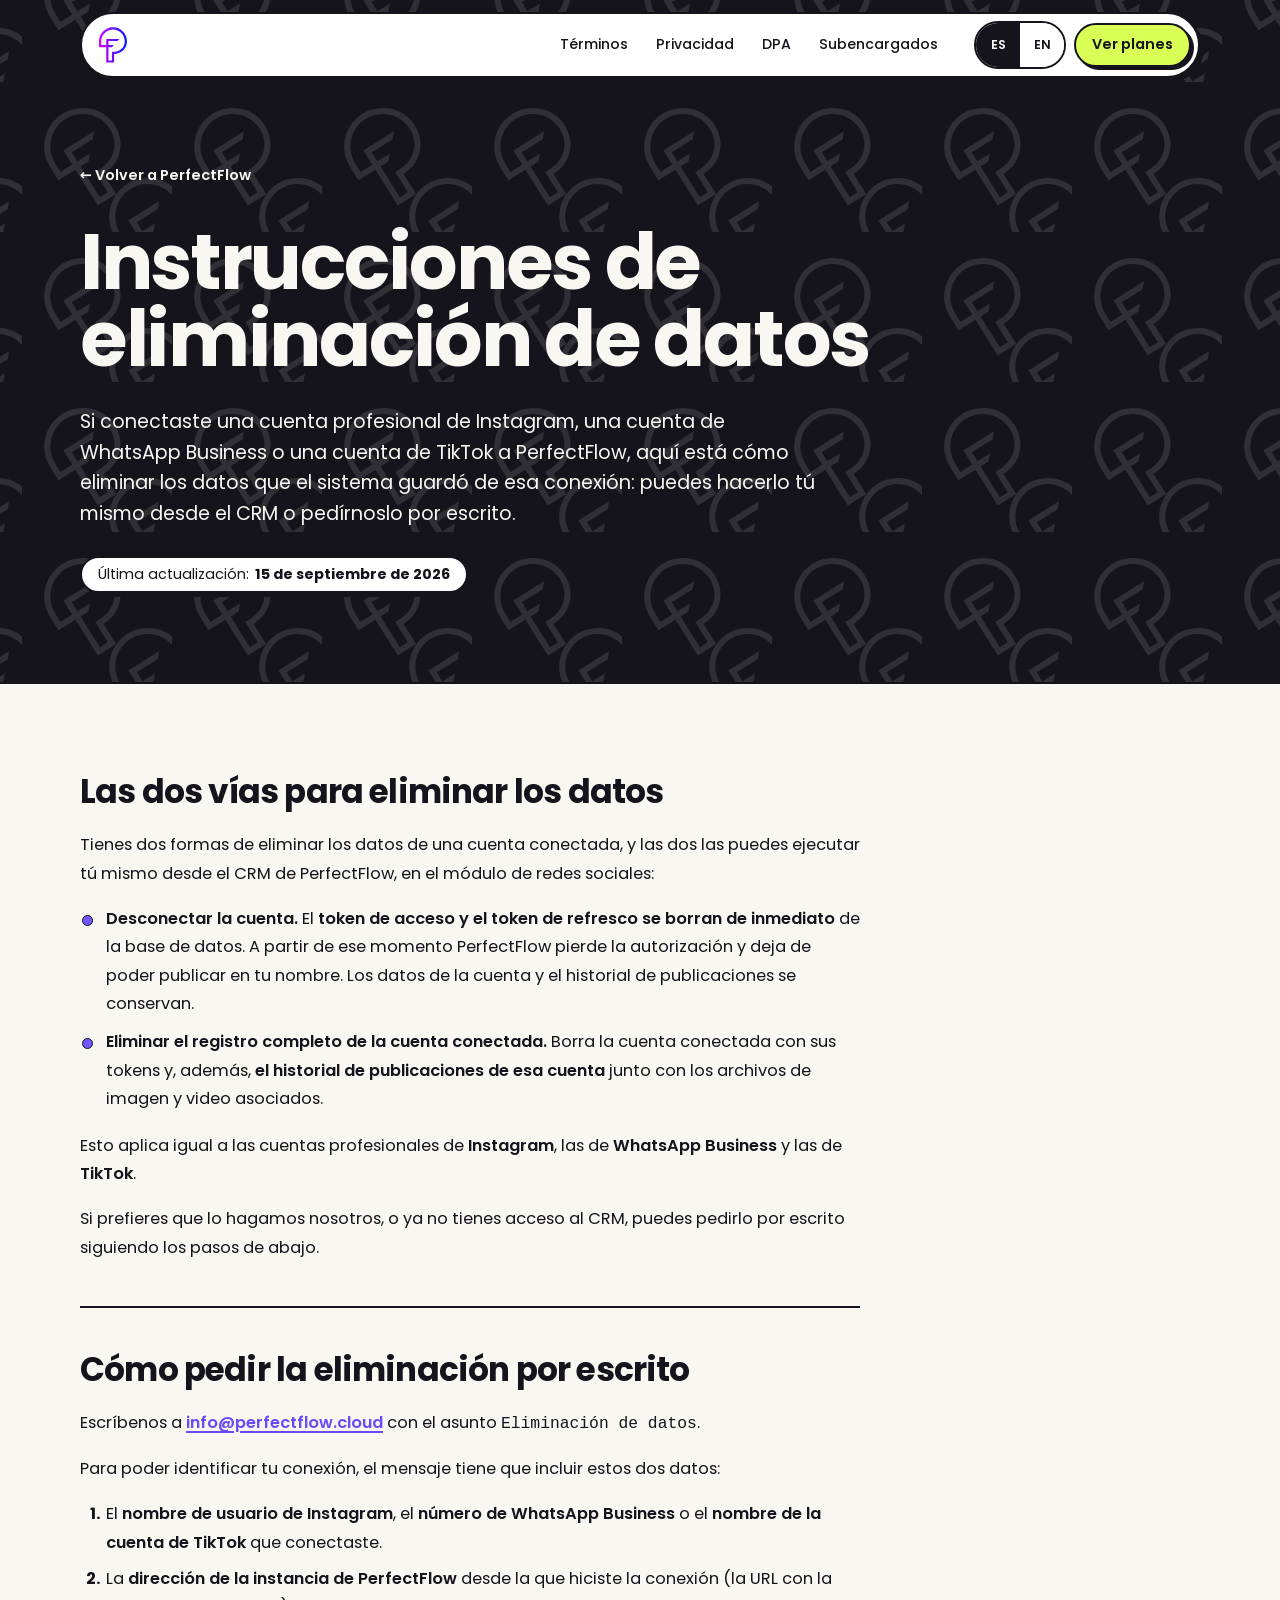
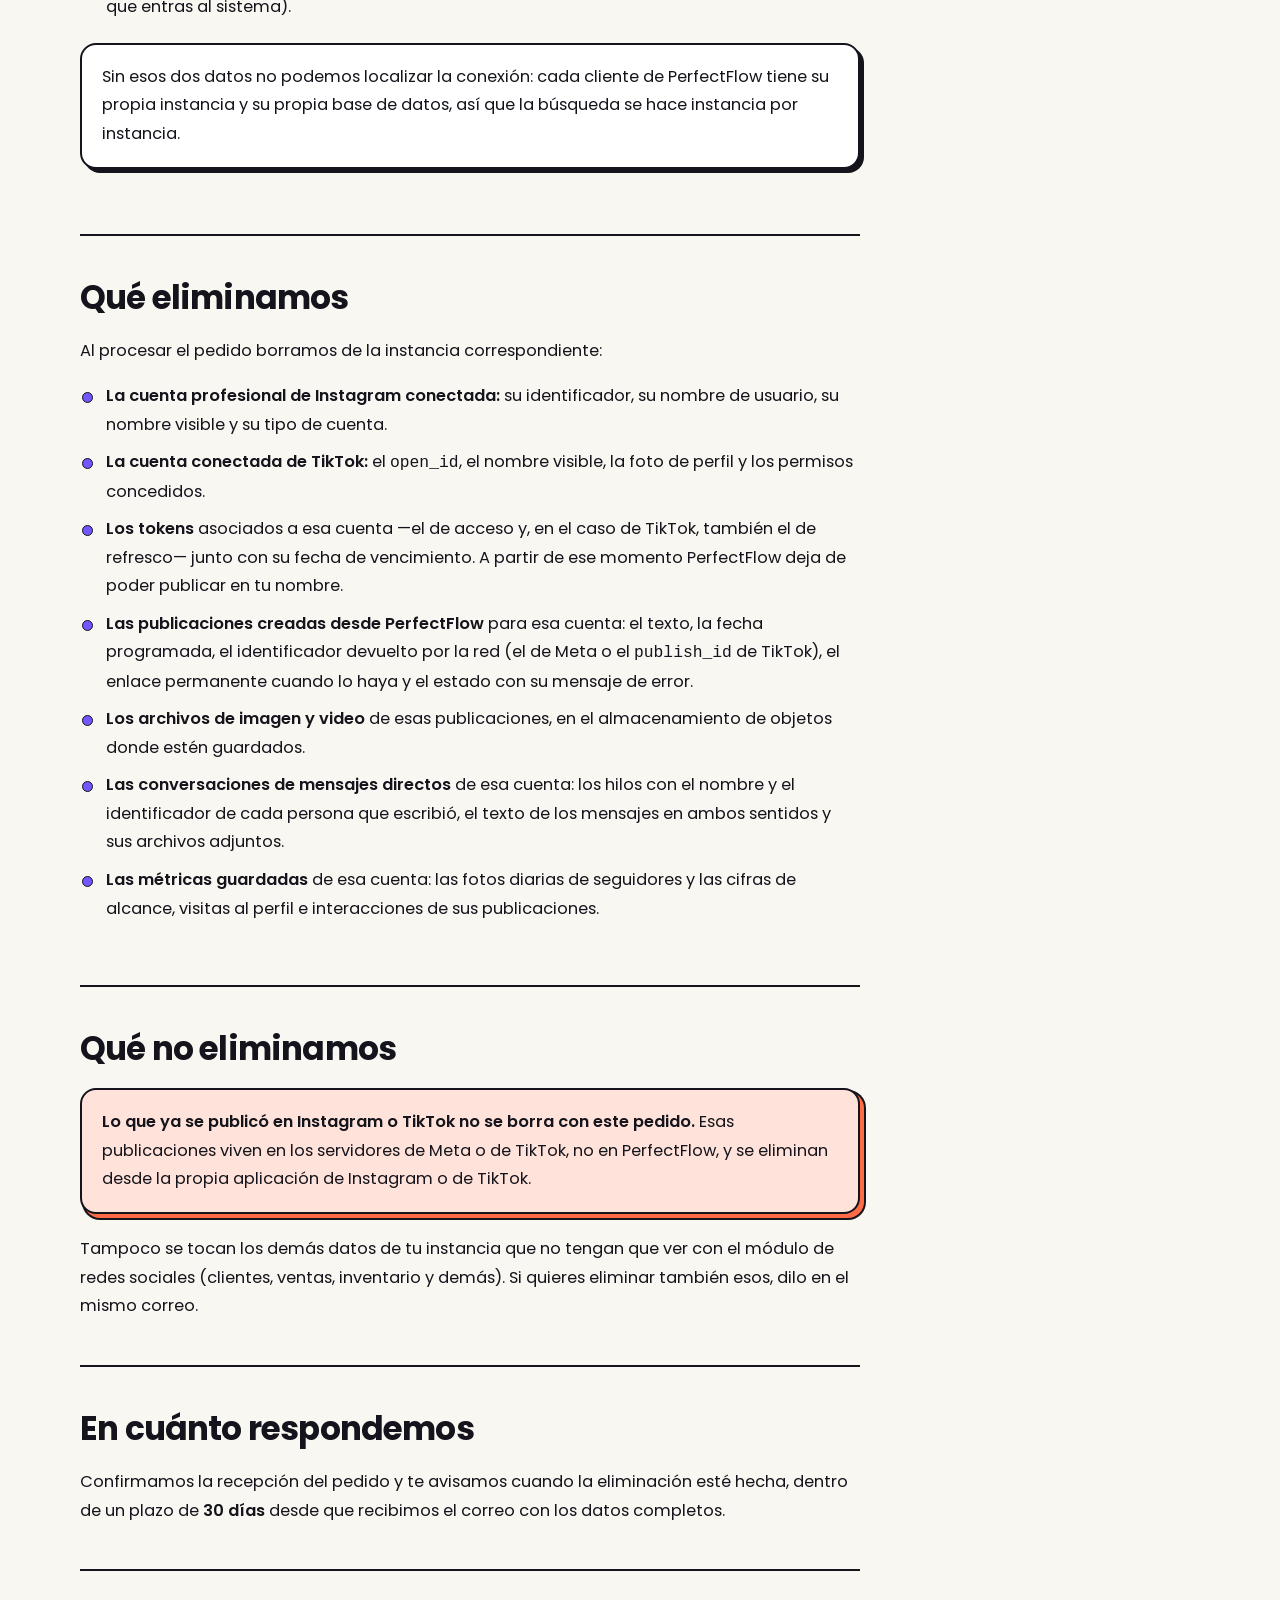
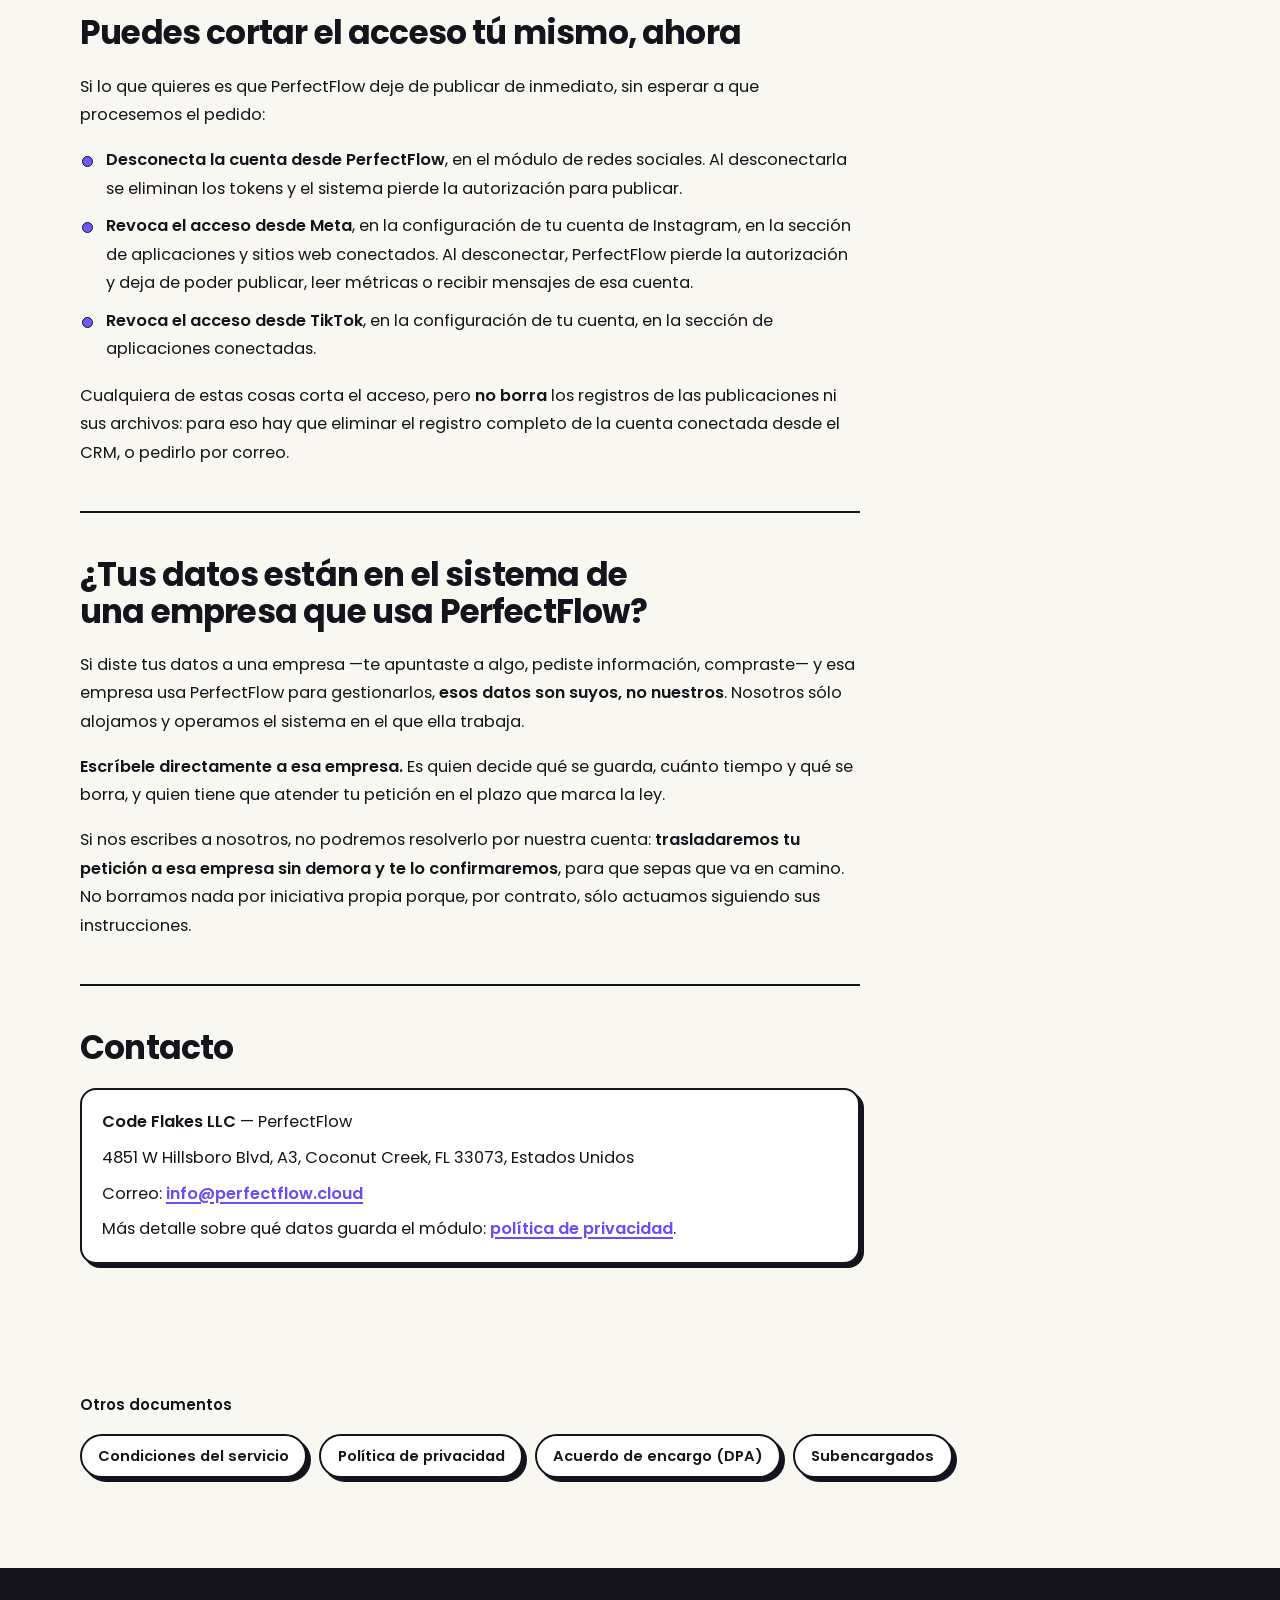
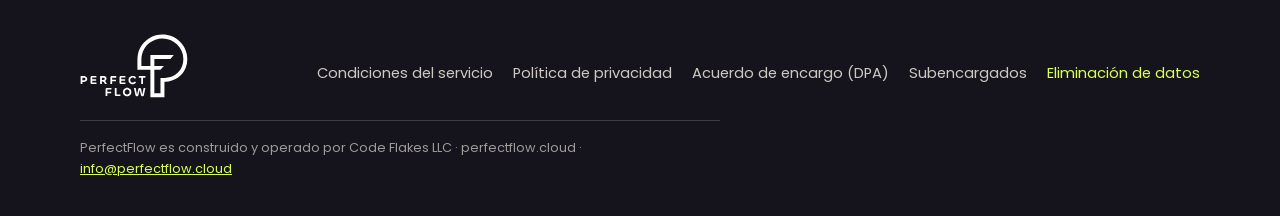
<file: preview/eliminacion-de-datos/index.html>
<!doctype html>
<html lang="es">
<head>
<meta charset="utf-8">
<meta name="viewport" content="width=device-width, initial-scale=1, viewport-fit=cover">
<title>Instrucciones de eliminación de datos — PerfectFlow</title>
<meta name="description" content="Cómo pedir que PerfectFlow elimine los datos de tu cuenta profesional de Instagram, tu cuenta de WhatsApp Business o tu cuenta de TikTok conectada: qué escribir, a dónde, y qué se borra exactamente.">
<link rel="canonical" href="https://perfectflow.cloud/eliminacion-de-datos">
<link rel="alternate" hreflang="es" href="https://perfectflow.cloud/eliminacion-de-datos">
<link rel="alternate" hreflang="en" href="https://perfectflow.cloud/data-deletion">
<meta name="theme-color" content="#D600FE">
<meta property="og:type" content="article"><meta property="og:site_name" content="PerfectFlow">
<meta property="og:title" content="Instrucciones de eliminación de datos — PerfectFlow"><meta property="og:description" content="Cómo pedir que PerfectFlow elimine los datos de tu cuenta profesional de Instagram, tu cuenta de WhatsApp Business o tu cuenta de TikTok conectada: qué escribir, a dónde, y qué se borra exactamente.">
<link rel="icon" type="image/svg+xml" href="../assets/brand/favicon.svg">
<link rel="preconnect" href="https://fonts.googleapis.com"><link rel="preconnect" href="https://fonts.gstatic.com" crossorigin>
<link rel="preload" href="https://perfectflow.cloud/assets/fonts/chillax-variable.woff2" as="font" type="font/woff2" crossorigin>
<link href="https://fonts.googleapis.com/css2?family=Poppins:wght@300;400;500;600;700&display=swap" rel="stylesheet">
<style>
@font-face{font-family:"Chillax";src:url("https://perfectflow.cloud/assets/fonts/chillax-variable.woff2") format("woff2");font-weight:200 700;font-style:normal;font-display:swap}
:root{
  --cream:#F8F7F1;
  --paper:#FFFFFF;
  --ink:#15131B;
  --ink-70:#45414F;
  --ink-45:#6B6777;
  --violet:#7257FF;
  --violet-tx:#6A4BF5;
  --magenta:#D600FE;
  --blue:#011EFE;
  --lime:#D9FF57;
  --coral:#FF6A47;
  --sky:#A9DAFF;
  --brand:linear-gradient(120deg,var(--magenta),var(--blue));

  --line:2px solid var(--ink);
  --hard:6px 6px 0 var(--ink);
  --hard-sm:4px 4px 0 var(--ink);
  --hard-lg:10px 10px 0 var(--ink);

  --r-lg:22px;
  --r-md:16px;
  --r-pill:999px;

  --shell:1200px;
  --gutter:clamp(20px,5vw,40px);
  --sec:clamp(72px,11vw,140px);

  --safe-t:env(safe-area-inset-top,0px);
  --safe-b:env(safe-area-inset-bottom,0px);
  --safe-l:env(safe-area-inset-left,0px);

  --ease:cubic-bezier(.22,.9,.24,1);
  --boing:cubic-bezier(.34,1.56,.64,1);
}
*,*::before,*::after{box-sizing:border-box}
html{-webkit-text-size-adjust:100%}
body{margin:0;background:var(--cream);color:var(--ink);font-family:"Poppins",ui-sans-serif,system-ui,-apple-system,"Segoe UI",Helvetica,Arial,sans-serif;font-size:clamp(15px,1vw,16.5px);line-height:1.65;overflow-x:hidden;-webkit-font-smoothing:antialiased}
h1,h2,h3{font-family:"Chillax","Poppins",ui-sans-serif,system-ui,sans-serif;font-weight:700;letter-spacing:-.02em;line-height:1;text-wrap:balance;margin:0}
h1{font-size:clamp(2.5rem,5.6vw,5rem);letter-spacing:-.025em;line-height:.95}
h2{font-size:clamp(2rem,4.6vw,3.8rem);letter-spacing:-.025em}
h3{font-size:clamp(1.15rem,1.8vw,1.45rem);line-height:1.08}
p{margin:0}a{color:inherit}button{font:inherit;color:inherit}
:focus-visible{outline:3px solid var(--ink);outline-offset:3px;border-radius:6px}
.b-violet :focus-visible,.b-ink :focus-visible{outline-color:var(--lime)}
::selection{background:var(--lime);color:var(--ink)}
.shell{width:100%;max-width:var(--shell);margin-inline:auto;padding-inline:max(var(--gutter),var(--safe-l))}
section{padding-block:var(--sec);border-top:var(--line);position:relative}
.lead{font-size:clamp(1.02rem,1.5vw,1.25rem);max-width:54ch;line-height:1.55;opacity:.88}
.b-violet{background:var(--violet);color:#fff}.b-lime{background:var(--lime)}.b-coral{background:var(--coral)}.b-sky{background:var(--sky)}
.b-ink{background:var(--ink);color:var(--cream)}.b-cream{background:var(--cream)}.b-paper{background:var(--paper)}.b-brand{background:linear-gradient(125deg,var(--magenta),#7A0FFE 48%,var(--blue));color:#fff}
.skip{position:absolute;left:-9999px;top:0;background:var(--ink);color:var(--cream);padding:12px 18px;z-index:300}.skip:focus{left:0}
.btn{display:inline-flex;align-items:center;justify-content:center;gap:.5em;white-space:nowrap;min-height:52px;padding:.8em 1.6em;border-radius:var(--r-pill);border:var(--line);font-weight:600;font-size:1rem;text-decoration:none;cursor:pointer;background:var(--paper);color:var(--ink);box-shadow:var(--hard-sm);transition:transform .15s var(--ease),box-shadow .15s var(--ease),background .2s}
.btn:hover{transform:translate(-2px,-2px);box-shadow:6px 6px 0 var(--ink)}.btn:active{transform:translate(4px,4px);box-shadow:0 0 0 var(--ink)}
.btn-lime{background:var(--lime)}.btn-ink{background:var(--ink);color:var(--cream)}.btn-ghost{background:transparent;color:inherit;border-color:currentColor}
.btn-sm{min-height:42px;padding:.55em 1.1em;font-size:.9rem;box-shadow:3px 3px 0 var(--ink)}
.iso{display:block;width:30px;height:36px}
.sr{position:absolute!important;width:1px;height:1px;overflow:hidden;clip:rect(0 0 0 0);white-space:nowrap}
/* cabecera */
.hdr{position:fixed;top:calc(12px + var(--safe-t));left:0;right:0;z-index:150;pointer-events:none}
.hdr-bar{pointer-events:auto;display:flex;align-items:center;gap:clamp(10px,2vw,24px);background:var(--paper);color:var(--ink);border:var(--line);border-radius:var(--r-pill);box-shadow:var(--hard-sm);padding:7px 7px 7px 16px;min-height:58px}
.logo{display:flex;align-items:center;gap:9px;min-height:44px;min-width:44px;text-decoration:none}
.nav{display:flex;gap:4px;margin-left:auto}
.nav a{text-decoration:none;font-size:.88rem;font-weight:500;padding:8px 12px;border-radius:var(--r-pill);white-space:nowrap;transition:background .2s}
.nav a:hover{background:var(--lime)}
html{scroll-behavior:smooth;scroll-padding-top:calc(96px + var(--safe-t))}
@media (prefers-reduced-motion:reduce){html{scroll-behavior:auto}}
.nav{position:relative}
.nav a{position:relative;z-index:1;transition:background .2s,color .3s var(--ease)}
.nav .ind{position:absolute;left:0;top:0;width:0;height:0;border-radius:var(--r-pill);background:var(--ink);box-shadow:2px 2px 0 var(--lime);opacity:0;pointer-events:none;z-index:0;
  transition:transform .5s var(--boing),width .5s var(--boing),opacity .25s var(--ease)}
.nav.has .ind{opacity:1}
.nav a.on{color:var(--cream)}
.nav a.on:hover{background:transparent}
.mob a.on{color:var(--violet)}
.mob a.on::before{content:"";display:inline-block;width:10px;height:10px;border-radius:50%;background:var(--lime);border:2px solid var(--ink);margin-right:10px;vertical-align:.18em}
.hdr-end{display:flex;align-items:center;gap:8px}
.lang{display:flex;border:var(--line);border-radius:var(--r-pill);overflow:hidden}
.lang button{border:0;background:var(--paper);padding:6px 11px;font-size:.78rem;font-weight:600;cursor:pointer;min-height:44px;min-width:44px}
.lang button[aria-pressed="true"]{background:var(--ink);color:var(--cream)}
@media (max-width:980px){.nav{display:none}.hdr-end{margin-left:auto}}
@media (max-width:520px){.hdr-end .btn{display:none}}
.prog{position:fixed;top:0;left:0;height:4px;width:0;background:var(--lime);z-index:160;border-right:2px solid var(--ink)}
/* hero */
.hero{border-top:0;padding-top:calc(110px + var(--safe-t) + clamp(20px,4vw,44px));padding-bottom:clamp(64px,8vw,110px);overflow:hidden;isolation:isolate}
.hero-pattern{position:absolute;inset:-10%;z-index:0;pointer-events:none;opacity:.08;background-size:150px 150px;animation:pan 60s linear infinite}
@keyframes pan{to{background-position:300px -150px}}
.hero .shell{position:relative;z-index:1}
.hero-grid{display:grid;grid-template-columns:minmax(0,1.05fr) minmax(0,.95fr);gap:clamp(36px,5vw,64px);align-items:center}
@media (max-width:980px){.hero-grid{grid-template-columns:1fr}}
.back{display:inline-flex;align-items:center;gap:6px;min-height:44px;font-size:.86rem;font-weight:600;text-decoration:none;opacity:.85}
.back:hover{opacity:1;text-decoration:underline}
.badge{display:inline-block;background:var(--lime);color:var(--ink);border:var(--line);border-radius:var(--r-pill);box-shadow:var(--hard-sm);padding:.4em 1em;font-weight:600;font-size:.92rem;transform:rotate(-3deg);margin-top:18px}
.hero h1{margin:.38em 0 .32em;max-width:15ch}
.price{display:flex;align-items:baseline;flex-wrap:wrap;gap:6px 12px;margin-top:22px}
.price .amt{font-family:"Chillax","Poppins",sans-serif;font-weight:700;font-size:clamp(3.2rem,7vw,5.2rem);letter-spacing:-.03em;line-height:.9}
.price .per{font-weight:600;font-size:1.05rem;opacity:.85}
.price .note{flex-basis:100%;font-size:.86rem;opacity:.75}
.facts{display:flex;flex-wrap:wrap;gap:8px;margin-top:20px}
.fact{display:inline-flex;align-items:center;gap:7px;border:var(--line);border-radius:var(--r-pill);background:var(--paper);color:var(--ink);padding:.35em .9em;font-size:.84rem;font-weight:600;box-shadow:2px 2px 0 var(--ink)}
.fact i{width:18px;height:18px;border-radius:50%;background:var(--lime);border:1.5px solid var(--ink);display:grid;place-items:center;font-style:normal;font-size:.6rem;font-weight:700}
.cta-row{display:flex;flex-wrap:wrap;gap:12px;margin-top:26px}
/* asientos */
.chipx{display:inline-flex;align-items:center;gap:6px;border:1.5px solid var(--ink);border-radius:var(--r-pill);padding:.25em .75em;font-size:.76rem;font-weight:600;background:var(--cream)}
.chipx svg{width:14px;height:14px;fill:none;stroke:var(--ink);stroke-width:2;stroke-linecap:round;stroke-linejoin:round}
@keyframes blinkc{50%{opacity:0}}
/* para quién */
.who-grid{display:grid;grid-template-columns:repeat(3,minmax(0,1fr));gap:clamp(14px,1.8vw,22px);margin-top:clamp(30px,4vw,48px)}
@media (max-width:900px){.who-grid{grid-template-columns:1fr}}
.who{border:var(--line);border-radius:var(--r-lg);box-shadow:var(--hard);padding:clamp(18px,2.2vw,26px);background:var(--paper);transform:rotate(var(--r,0deg));transition:transform .3s var(--boing)}
.who:hover{transform:rotate(0) translateY(-4px)}
.who .ic{width:44px;height:44px;border-radius:12px;border:var(--line);display:grid;place-items:center;background:var(--c,var(--lime));margin-bottom:14px}
.who .ic svg{width:21px;height:21px;fill:none;stroke:var(--ink);stroke-width:2;stroke-linecap:round;stroke-linejoin:round}
.who p{margin-top:8px;font-size:.95rem;line-height:1.5;opacity:.86}
/* qué incluye */
.inc-grid{display:grid;grid-template-columns:repeat(3,minmax(0,1fr));gap:12px;margin-top:clamp(30px,4vw,48px)}
@media (max-width:900px){.inc-grid{grid-template-columns:repeat(2,minmax(0,1fr))}}
@media (max-width:560px){.inc-grid{grid-template-columns:1fr}}
.inc{border:var(--line);border-radius:var(--r-md);background:var(--paper);padding:16px;display:flex;gap:12px;align-items:flex-start;box-shadow:3px 3px 0 var(--ink)}
.inc .ck{width:28px;height:28px;border-radius:50%;background:var(--lime);border:var(--line);display:grid;place-items:center;flex:0 0 28px;font-weight:700;font-size:.8rem}
.inc b{display:block;font-family:"Chillax","Poppins",sans-serif;font-size:1.02rem;line-height:1.15}
.inc p{font-size:.86rem;line-height:1.45;color:var(--ink-70);margin-top:4px}
.inc.star{background:var(--ink);color:var(--cream)}
.inc.star p{color:rgba(251,246,236,.75)}
.inc.star .ck{background:var(--lime);color:var(--ink)}
.inc .tagp{display:inline-block;margin-top:8px;font-size:.75rem;font-weight:700;border:1.5px solid currentColor;border-radius:var(--r-pill);padding:.05em .6em}
/* comparar */
.cmp{margin-top:clamp(30px,4vw,48px);display:grid;grid-template-columns:repeat(3,minmax(0,1fr));gap:14px}
@media (max-width:900px){.cmp{grid-template-columns:1fr}}
.cmpc{border:var(--line);border-radius:var(--r-lg);background:var(--paper);color:var(--ink);padding:18px;display:flex;flex-direction:column;gap:8px;text-decoration:none;box-shadow:3px 3px 0 var(--ink);transition:transform .2s var(--boing),box-shadow .2s}
.cmpc:hover{transform:translate(-2px,-3px);box-shadow:6px 6px 0 var(--ink)}
.cmpc.cur{background:var(--lime);box-shadow:var(--hard);transform:rotate(-1deg)}
.cmpc h3{font-size:1.35rem}
.cmpc .pp{font-family:"Chillax","Poppins",sans-serif;font-weight:700;font-size:1.5rem}
.cmpc .pp small{font-family:"Poppins",sans-serif;font-weight:500;font-size:.8rem;opacity:.7}
.cmpc .ub{height:10px;border-radius:5px;background:rgba(26,26,26,.1);overflow:hidden;margin-top:4px}
.cmpc .ub i{display:block;height:100%;width:0;background:var(--ink);border-radius:5px;transition:width 1s var(--ease)}
.cmpc .ul{font-size:.82rem;font-weight:600}
.cmpc .go{margin-top:auto;font-size:.84rem;font-weight:600;text-decoration:underline;text-underline-offset:3px}
.cmpc .here{font-size:.75rem;font-weight:700;background:var(--ink);color:var(--lime);border-radius:var(--r-pill);padding:.1em .7em;align-self:flex-start}
/* cómo empiezas */
.steps{display:grid;grid-template-columns:repeat(3,minmax(0,1fr));gap:14px;margin-top:clamp(30px,4vw,48px);counter-reset:s}
@media (max-width:900px){.steps{grid-template-columns:1fr}}
.stp{border:2px solid rgba(255,255,255,.85);border-radius:var(--r-lg);padding:18px;position:relative}
.stp .n{display:inline-grid;place-items:center;width:34px;height:34px;border-radius:50%;background:var(--lime);color:var(--ink);border:var(--line);font-weight:700;font-family:"Chillax","Poppins",sans-serif;margin-bottom:10px}
.stp p{margin-top:6px;font-size:.93rem;opacity:.88;line-height:1.5}
.lh-note{margin-top:22px;display:inline-flex;align-items:center;gap:10px;border:2px solid #fff;border-radius:var(--r-pill);padding:.5em 1.1em;font-weight:600}
.lh-note b{background:var(--lime);color:var(--ink);border-radius:var(--r-pill);padding:.05em .6em}
/* preguntas */
.faq{margin-top:clamp(28px,4vw,44px);display:grid;gap:10px;max-width:860px}
.faq details{border:var(--line);border-radius:var(--r-md);background:var(--paper);box-shadow:3px 3px 0 var(--ink);overflow:hidden}
.faq summary{cursor:pointer;list-style:none;padding:16px 50px 16px 18px;font-weight:600;position:relative;min-height:52px}
.faq summary::-webkit-details-marker{display:none}
.faq summary::after{content:"+";position:absolute;right:18px;top:50%;transform:translateY(-50%);font-family:"Chillax","Poppins",sans-serif;font-size:1.5rem;transition:transform .3s var(--boing)}
.faq details[open] summary::after{transform:translateY(-50%) rotate(45deg)}
.faq details p{padding:0 18px 18px;color:var(--ink-70)}
/* cierre y pie */
.close{text-align:center}
.close h2{max-width:18ch;margin-inline:auto}
.close .lead{margin:18px auto 0}
.close .cta-row{justify-content:center}
.foot{background:var(--ink);color:var(--cream);border-top:var(--line);padding-block:clamp(40px,5vw,64px) calc(120px + var(--safe-b))}
.foot-grid{display:flex;flex-wrap:wrap;gap:20px 40px;align-items:flex-start;justify-content:space-between}
.foot a{color:var(--lime)}
.foot-legal{display:flex;flex-wrap:wrap;gap:4px 20px;margin-top:18px}
.foot-legal a{display:inline-flex;align-items:center;min-height:44px;font-size:.86rem;color:rgba(251,246,236,.7);text-decoration:underline;text-underline-offset:3px}
.foot-legal a:hover,.foot-legal a[aria-current="page"]{color:var(--lime)}
.foot .note{margin-top:22px;padding-top:16px;border-top:1px solid rgba(251,246,236,.18);font-size:.8rem;color:rgba(251,246,236,.6);max-width:80ch}
/* barra de compra fija */
.buybar{position:fixed;left:0;right:0;bottom:0;z-index:140;padding:0 max(12px,var(--safe-l)) calc(12px + var(--safe-b));transform:translateY(120%);transition:transform .45s var(--boing);pointer-events:none}
.buybar.on{transform:none}
.buybar-in{pointer-events:auto;max-width:var(--shell);margin-inline:auto;display:flex;align-items:center;gap:12px 18px;flex-wrap:wrap;background:var(--ink);color:var(--cream);border:var(--line);border-radius:var(--r-lg);box-shadow:6px 6px 0 var(--lime);padding:10px 10px 10px 18px}
.buybar .bn{display:flex;flex-direction:column;line-height:1.2;min-width:0}
.buybar .bn b{font-family:"Chillax","Poppins",sans-serif;font-size:1.05rem}
.buybar .bn small{font-size:.78rem;color:rgba(251,246,236,.7)}
.buybar .bp{font-family:"Chillax","Poppins",sans-serif;font-weight:700;font-size:1.35rem;margin-left:auto;white-space:nowrap}
.buybar .bp small{font-family:"Poppins",sans-serif;font-weight:500;font-size:.78rem;opacity:.7}
.buybar .btn{min-height:46px}
.buybar .other{display:inline-flex;align-items:center;min-height:44px;color:var(--cream);font-size:.82rem;font-weight:600;text-decoration:underline;text-underline-offset:3px;white-space:nowrap}
@media (max-width:640px){.buybar .bn small,.buybar .other{display:none}.buybar-in{flex-wrap:nowrap;padding:8px 8px 8px 14px}.buybar .bn{flex:1 1 auto}.buybar .bn b{white-space:nowrap;overflow:hidden;text-overflow:ellipsis}.buybar .bp{font-size:1.1rem}.buybar .btn{padding:.6em 1em;font-size:.9rem;white-space:nowrap;flex:none}}
@media (max-width:460px){.buybar .bn{display:none}.buybar .bp{margin-left:0;margin-right:auto}}
/* entradas */
.rv{opacity:0;transform:translateY(24px);transition:opacity .6s var(--ease),transform .7s var(--boing)}
.rv.in{opacity:1;transform:none}
@media (prefers-reduced-motion:reduce){
  *,*::before,*::after{animation-duration:.001ms!important;animation-iteration-count:1!important;transition-duration:.001ms!important}
  .rv{opacity:1!important;transform:none!important}
}

/* ============ la forja: tu PerfectFlow armándose ============ */
.forge{position:relative;width:100%;max-width:620px;margin-inline:auto;aspect-ratio:1/.98;border:var(--line);border-radius:28px;box-shadow:var(--hard-lg);overflow:hidden;isolation:isolate;
  background:radial-gradient(110% 80% at 80% -5%,rgba(214,0,254,.42),transparent 58%),radial-gradient(90% 80% at -5% 105%,rgba(1,30,254,.5),transparent 62%),#0D0A18;color:var(--ink)}
.fg-art{position:absolute;inset:0;perspective:1200px}
.fg-floor{position:absolute;left:-40%;right:-40%;bottom:-30%;height:75%;transform:rotateX(70deg);transform-origin:50% 0;opacity:0;transition:opacity .9s var(--ease);
  background-image:linear-gradient(rgba(200,240,75,.28) 1px,transparent 1px),linear-gradient(90deg,rgba(200,240,75,.28) 1px,transparent 1px);background-size:44px 44px;
  -webkit-mask-image:linear-gradient(to top,#000 10%,transparent 85%);mask-image:linear-gradient(to top,#000 10%,transparent 85%)}
.forge.s1 .fg-floor{opacity:1;animation:floor 2.4s linear infinite}
@keyframes floor{to{background-position:0 44px,0 0}}
.fg-dust{position:absolute;inset:0;background-image:radial-gradient(1.5px 1.5px at 12% 18%,#fff 50%,transparent 51%),radial-gradient(1px 1px at 78% 12%,#fff 50%,transparent 51%),radial-gradient(1.5px 1.5px at 88% 46%,#A9DAFF 50%,transparent 51%),radial-gradient(1px 1px at 30% 8%,#C8F04B 50%,transparent 51%),radial-gradient(1px 1px at 6% 62%,#fff 50%,transparent 51%),radial-gradient(1.5px 1.5px at 62% 6%,#fff 50%,transparent 51%);opacity:.55;animation:tw 3.2s ease-in-out infinite alternate}
@keyframes tw{to{opacity:.2}}
.fw-tilt{position:absolute;inset:0;transform-style:preserve-3d;transform:rotateX(var(--ty,0deg)) rotateY(var(--tx,0deg));transition:transform .35s ease-out}
.fw{position:absolute;left:6%;right:6%;top:19%;height:57%;transform-style:preserve-3d;transform:rotateX(26deg) rotateY(-20deg) rotateZ(6deg) scale(.9);transition:transform 1.6s var(--ease)}
.forge.done .fw{transform:rotateX(10deg) rotateY(-11deg) rotateZ(1.5deg) scale(1)}
.fw-frame{position:absolute;inset:0;border-radius:16px;border:1.5px solid rgba(169,218,255,.8);background:rgba(169,218,255,.05);box-shadow:0 0 28px rgba(169,218,255,.35),inset 0 0 28px rgba(169,218,255,.12);
  clip-path:inset(0 100% 100% 0 round 16px);transition:clip-path 1.1s var(--ease),background .6s var(--ease),border-color .6s,box-shadow .6s}
.forge.s1 .fw-frame{clip-path:inset(0 0 0 0 round 16px)}
.forge.solid .fw-frame{background:var(--cream);border:2px solid var(--ink);box-shadow:0 40px 70px -24px rgba(0,0,0,.75),0 0 0 1px rgba(255,255,255,.08)}
.fw-in{position:absolute;inset:0;padding:3%;display:grid;grid-template-columns:23% minmax(0,1fr);grid-template-rows:11% minmax(0,1fr);gap:3%;transform-style:preserve-3d;--acc:var(--violet)}
.forge.brandless .fw-in{--acc:#B7B3C4}
.pc{position:relative;border:1.5px dashed rgba(200,240,75,.9);border-radius:10px;background:rgba(200,240,75,.05);opacity:0;min-width:0;min-height:0;overflow:hidden;
  transform:translate3d(var(--fx,0),var(--fy,0),var(--fz,0)) rotate(var(--fr,0)) scale(.6);
  transition:transform 1s var(--ease),opacity .5s var(--ease),background .5s var(--ease),border-color .5s,box-shadow .5s}
.pc.on{opacity:1;transform:translate3d(0,0,0)}
.forge.solid .pc{border-style:solid;border-color:var(--ink);background:var(--paper);box-shadow:2px 2px 0 var(--ink)}
.ct{opacity:0;transition:opacity .45s var(--ease) .15s;height:100%}
.forge.solid .ct{opacity:1}
/* barra superior */
.fw-bar{grid-column:1/-1;display:flex}
.fw-bar .ct{display:flex;align-items:center;gap:6px;padding:0 3%;width:100%}
.fw-bar .dots{display:flex;gap:3px}.fw-bar .dots i{width:6px;height:6px;border-radius:50%;background:#FF6A47;border:1px solid var(--ink)}.fw-bar .dots i:nth-child(2){background:#FFD23F}.fw-bar .dots i:nth-child(3){background:var(--lime)}
.fw-url{flex:1;min-width:0;font-family:ui-monospace,SFMono-Regular,Menlo,monospace;font-size:clamp(.5rem,1.3vw,.66rem);background:var(--cream);border:1px solid var(--ink);border-radius:6px;padding:.15em .5em;white-space:nowrap;overflow:hidden;text-overflow:ellipsis}
.fw-url .caret{display:inline-block;width:1.5px;height:.9em;background:var(--ink);vertical-align:-1px;animation:blinkc .8s steps(1) infinite}
.fw-team{display:flex;align-items:center}
.fw-team i{width:14px;height:14px;border-radius:50%;border:1.5px solid var(--ink);margin-left:-5px;background:var(--c);transform:scale(0);transition:transform .4s var(--boing)}
.fw-team i.on{transform:scale(1)}
.fw-count{font-family:"Chillax","Poppins",sans-serif;font-weight:700;font-size:clamp(.55rem,1.4vw,.72rem);margin-left:4px;font-variant-numeric:tabular-nums;white-space:nowrap}
/* barra lateral */
.fw-side{display:grid;grid-template-rows:repeat(7,minmax(0,1fr));gap:5%;background:transparent;border:0;opacity:1;transform:none;overflow:visible}
.forge.solid .fw-side{background:transparent;border:0;box-shadow:none}
.fw-side .pc{border-radius:8px}
.fw-side .ct{display:flex;align-items:center;gap:6%;padding:0 8%;font-size:clamp(.45rem,1.2vw,.62rem);font-weight:600;white-space:nowrap}
.fw-side .ct i{width:8px;height:8px;border-radius:3px;background:var(--acc);flex:none;transition:background .6s}
.fw-side .pc.act{}
.forge.solid .fw-side .pc.act{background:var(--acc);color:#fff}
.forge.solid .fw-side .pc.act .ct i{background:#fff}
.fw-side .logo-pc .ct{justify-content:center}
.fw-side .logo-pc svg{height:70%;width:auto}
.forge.solid .fw-side .logo-pc{background:var(--ink)}
/* rejilla principal */
.fw-main{display:grid;grid-template-columns:repeat(3,minmax(0,1fr));grid-template-rows:repeat(2,minmax(0,1fr));gap:4%;transform-style:preserve-3d}
.t-lbl{font-size:clamp(.42rem,1.1vw,.58rem);font-weight:600;color:var(--ink-70);display:block}
.t-kpi .ct{padding:10%;display:flex;flex-direction:column;justify-content:space-between}
.forge.solid .t-kpi{background:var(--lime)}
.t-kpi b{font-family:"Chillax","Poppins",sans-serif;font-size:clamp(1.1rem,3.6vw,2rem);line-height:1;font-variant-numeric:tabular-nums}
.t-chart{grid-column:span 2}
.t-chart .ct{padding:5% 6%;display:flex;flex-direction:column}
.bars{flex:1;display:flex;align-items:flex-end;gap:5%;padding-top:6%}
.bars i{flex:1;height:var(--h);background:var(--acc);border:1px solid var(--ink);border-radius:3px 3px 0 0;transform:scaleY(0);transform-origin:bottom;transition:transform .8s var(--boing),background .6s}
.forge.live .bars i{transform:scaleY(1)}
.bars i:nth-child(2){transition-delay:.06s}.bars i:nth-child(3){transition-delay:.12s}.bars i:nth-child(4){transition-delay:.18s}.bars i:nth-child(5){transition-delay:.24s}.bars i:nth-child(6){transition-delay:.3s}.bars i:nth-child(7){transition-delay:.36s}
.bars i:last-child{background:var(--lime)}
.t-cal{grid-column:span 2}
.t-cal .ct{padding:5% 6%;display:flex;flex-direction:column}
.cal-g{flex:1;display:grid;grid-template-columns:repeat(5,1fr);grid-template-rows:repeat(3,1fr);gap:4%;margin-top:4%}
.cal-g span{border:1px dashed rgba(26,26,26,.2);border-radius:4px}
.cal-g span.e{border:1px solid var(--ink);background:var(--c);transform:scale(0);transition:transform .45s var(--boing)}
.forge.live .cal-g span.e{transform:scale(1)}
.t-flow .ct{padding:8%;display:flex;flex-direction:column;justify-content:space-between}
.flow-n{display:flex;align-items:center;gap:6%;font-size:clamp(.42rem,1.1vw,.58rem);font-weight:600;white-space:nowrap;opacity:.25;transform:translateX(-6px);transition:opacity .35s,transform .45s var(--boing)}
.flow-n i{width:10px;height:10px;border-radius:50%;border:1.5px solid var(--ink);background:var(--paper);flex:none;transition:background .3s}
.flow-n.on{opacity:1;transform:none}.flow-n.on i{background:var(--acc)}
/* capas de departamentos (Company) */
.fw-ghost{position:absolute;left:6%;right:6%;top:19%;height:57%;border-radius:16px;border:1.5px dashed rgba(169,218,255,.55);background:rgba(169,218,255,.04);opacity:0;
  transform:rotateX(26deg) rotateY(-20deg) rotateZ(6deg) translateZ(0) scale(.9);transition:transform 1.4s var(--ease),opacity .8s var(--ease),background .6s,border-color .6s}
.fw-ghost b{position:absolute;top:-1.7em;left:12px;font-size:.62rem;font-weight:700;color:var(--lime);letter-spacing:.06em;text-transform:uppercase;white-space:nowrap}
.forge.layers .fw-ghost{opacity:1}
.forge.layers .fw-ghost.g1{transform:rotateX(10deg) rotateY(-11deg) rotateZ(1.5deg) translate3d(-4%,-17%,-70px) scale(.97)}
.forge.layers .fw-ghost.g2{transform:rotateX(10deg) rotateY(-11deg) rotateZ(1.5deg) translate3d(-8%,-34%,-140px) scale(.94)}
.forge.solid.layers .fw-ghost{border:2px solid var(--ink);background:rgba(251,246,236,.62);box-shadow:0 30px 50px -24px rgba(0,0,0,.7)}
.forge.solid.layers .fw-ghost.g2{background:rgba(251,246,236,.36)}
.fw-tag{position:absolute;top:-1.7em;left:10px;font-size:.62rem;font-weight:700;color:var(--lime);letter-spacing:.06em;text-transform:uppercase;opacity:0;transition:opacity .5s;white-space:nowrap}
.forge.layers .fw-tag{opacity:1}
.forge[data-layers] .fw,.forge[data-layers] .fw-ghost{top:25%;height:52%}
/* escaneo */
.fg-scan{position:absolute;left:-4%;right:-4%;top:-40%;height:40%;pointer-events:none;background:linear-gradient(to bottom,transparent,rgba(200,240,75,.0) 30%,rgba(200,240,75,.55) 88%,#fff 90%,transparent 92%);opacity:0;transform:translateZ(30px)}
.forge.scan .fg-scan{animation:scan 1.05s var(--ease) forwards}
@keyframes scan{0%{top:-40%;opacity:1}85%{opacity:1}100%{top:100%;opacity:0}}
/* satélites */
.fg-sat{position:absolute;z-index:5;display:inline-flex;align-items:center;gap:6px;background:var(--paper);color:var(--ink);border:var(--line);border-radius:var(--r-pill);box-shadow:var(--hard-sm);padding:.35em .85em .35em .45em;font-size:.74rem;font-weight:600;white-space:nowrap;
  opacity:0;transform:translateY(14px) scale(.8);transition:opacity .4s var(--ease),transform .55s var(--boing)}
.fg-sat.on{opacity:1;transform:none}
.fg-sat .ic{width:24px;height:24px;border-radius:50%;background:var(--lime);border:1.5px solid var(--ink);display:grid;place-items:center;flex:none}
.fg-sat svg{width:13px;height:13px;fill:none;stroke:var(--ink);stroke-width:2.2;stroke-linecap:round;stroke-linejoin:round}
.fg-sat.pos1{top:5%;right:4%}
.fg-sat.pos2{top:80%;left:4%}
.fg-sat.pos3{top:80%;right:4%}
/* estado */
.fg-status{position:absolute;z-index:5;left:14px;right:14px;bottom:12px;display:flex;align-items:center;gap:10px;font-family:ui-monospace,SFMono-Regular,Menlo,monospace;font-size:.75rem;color:#D8ECFF}
.fg-status .tx{flex:1;min-width:0;white-space:nowrap;overflow:hidden;text-overflow:ellipsis}
.fg-status .tx::before{content:"";display:inline-block;width:7px;height:7px;border-radius:50%;background:var(--lime);margin-right:8px;box-shadow:0 0 10px var(--lime);vertical-align:1px}
.fg-prog{width:26%;height:4px;border-radius:4px;background:rgba(255,255,255,.15);overflow:hidden}
.fg-prog i{display:block;height:100%;width:var(--p,0%);background:linear-gradient(90deg,var(--lime),#A9DAFF);transition:width .6s var(--ease)}
.fg-replay{border:1.5px solid rgba(255,255,255,.55);background:transparent;color:#fff;border-radius:var(--r-pill);font:600 .75rem "Poppins",sans-serif;padding:0 1em;min-height:44px;cursor:pointer;opacity:0;pointer-events:none;transition:opacity .4s,background .2s}
.forge.done .fg-replay{opacity:1;pointer-events:auto}
.fg-replay:hover{background:rgba(255,255,255,.12)}
.fg-flash{position:absolute;inset:0;background:radial-gradient(60% 50% at 50% 45%,rgba(255,255,255,.55),transparent 70%);opacity:0;pointer-events:none;z-index:4}
.forge.flash .fg-flash{animation:flash .7s var(--ease)}
@keyframes flash{30%{opacity:1}100%{opacity:0}}
@media (max-width:520px){.fg-sat{font-size:.75rem}.fg-sat .ic{width:20px;height:20px}.forge{aspect-ratio:1/1.14}.fw,.fw-ghost{top:17%;height:52%}.forge[data-layers] .fw,.forge[data-layers] .fw-ghost{top:24%;height:46%}.fg-sat.pos2,.fg-sat.pos3{top:76%}.fg-sat.pos3,.fw-ghost b,.fw-tag{display:none}.fg-prog{display:none}}
@media (prefers-reduced-motion:reduce){.fg-floor,.fg-dust{animation:none}}

/* ============ páginas legales ============ */
.foot{padding-bottom:calc(40px + var(--safe-b))}
.lang a{display:inline-flex;align-items:center;justify-content:center;min-height:44px;min-width:44px;padding:6px 11px;font-size:.78rem;font-weight:600;text-decoration:none;background:var(--paper);color:var(--ink)}
.lang a[aria-current="true"]{background:var(--ink);color:var(--cream)}
.nav a[aria-current="page"]{background:var(--ink);color:var(--cream)}

.lhero{border-top:0;padding-top:calc(110px + var(--safe-t) + clamp(20px,4vw,44px));padding-bottom:clamp(52px,7vw,96px);overflow:hidden;isolation:isolate}
.lhero .shell{position:relative;z-index:1}
.lhero-pattern{position:absolute;inset:-10%;z-index:0;pointer-events:none;opacity:.08;background-size:150px 150px;animation:pan 60s linear infinite}
.b-violet .lhero-pattern,.b-ink .lhero-pattern{opacity:.12}
.eyebrow{display:inline-flex;align-items:center;gap:6px;min-height:44px;font-size:.9rem;font-weight:600;text-decoration:none;opacity:.9}
.eyebrow:hover{opacity:1;text-decoration:underline;text-underline-offset:3px}
.lhero .kicker{display:inline-block;margin-top:10px;background:var(--lime);color:var(--ink);border:var(--line);border-radius:var(--r-pill);box-shadow:var(--hard-sm);padding:.35em 1em;font-size:.86rem;font-weight:600}
.b-lime .lhero .kicker{background:var(--paper)}
.lhero h1{font-size:clamp(2.4rem,6.2vw,4.8rem);line-height:1;letter-spacing:-.03em;max-width:17ch;margin:.34em 0 .38em}
.stand{font-size:clamp(1.05rem,1.5vw,1.25rem);line-height:1.6;max-width:62ch;margin:0}
.meta{display:inline-flex;flex-wrap:wrap;align-items:center;gap:6px;margin:26px 0 0;background:var(--paper);color:var(--ink);border:var(--line);border-radius:var(--r-pill);box-shadow:var(--hard-sm);padding:.5em 1.1em;font-size:.9rem;line-height:1.3}
.meta strong{font-weight:700}

.lbody{padding-block:clamp(48px,7vw,96px)}
.lgrid{display:grid;grid-template-columns:280px minmax(0,1fr);gap:clamp(28px,5vw,72px);align-items:start}
.lgrid>*{min-width:0}
@media (max-width:980px){.lgrid{grid-template-columns:1fr}}

.toc{position:sticky;top:100px;background:var(--paper);border:var(--line);border-radius:var(--r-lg);box-shadow:var(--hard);padding:8px 8px 10px;max-height:calc(100vh - 124px);overflow:auto;overscroll-behavior:contain}
@media (max-width:980px){.toc{position:static;max-height:none}}
.toc summary{list-style:none;cursor:pointer;display:flex;align-items:center;justify-content:space-between;gap:10px;min-height:44px;padding:4px 10px;font-family:"Chillax","Poppins",sans-serif;font-weight:700;font-size:1.08rem;letter-spacing:-.02em}
.toc summary::-webkit-details-marker{display:none}
.toc summary::after{content:"+";width:28px;height:28px;border-radius:50%;border:var(--line);display:grid;place-items:center;font-family:"Poppins",sans-serif;font-size:1rem;line-height:1;transition:transform .3s var(--boing)}
.toc[open] summary::after{transform:rotate(45deg)}
.toc ol{list-style:none;margin:4px 0 0;padding:0;counter-reset:t;display:grid;gap:2px}
.toc li{counter-increment:t}
.toc a{display:flex;align-items:center;gap:10px;min-height:44px;padding:8px 10px;border-radius:12px;text-decoration:none;font-size:.9rem;line-height:1.35;font-weight:500;transition:background .2s var(--ease)}
.toc a::before{content:counter(t);flex:none;width:24px;height:24px;border-radius:50%;border:1.5px solid var(--ink);display:grid;place-items:center;font-size:.75rem;font-weight:700;background:var(--cream);transition:background .25s,color .25s,transform .35s var(--boing)}
.toc a:hover{background:var(--cream)}
.toc a.on{background:var(--acc,var(--lime));font-weight:600}
.toc a.on::before{background:var(--ink);color:var(--lime);transform:scale(1.08)}

.prose{max-width:780px;font-size:1.02rem;line-height:1.75}
.prose section{padding:clamp(28px,4vw,44px) 0;border-top:2px solid var(--ink);scroll-margin-top:100px}
.prose section:first-child{border-top:0;padding-top:0}
.prose h2{font-size:clamp(1.5rem,2.6vw,2.05rem);line-height:1.1;margin:0 0 .65em}
.prose h3{font-size:1.2rem;line-height:1.2;margin:1.5em 0 .45em}
.prose p{margin:0 0 1em}
.prose p:last-child{margin-bottom:0}
.prose strong{font-weight:600}
.prose a{color:var(--violet-tx);font-weight:600;text-decoration:underline;text-decoration-thickness:2px;text-underline-offset:3px;overflow-wrap:anywhere}
.prose a:hover{background:var(--lime);color:var(--ink)}
.prose ul{list-style:none;padding:0;margin:0 0 1.1em;display:grid;gap:.55em}
.prose ul>li{position:relative;padding-left:26px}
.prose ul>li::before{content:"";position:absolute;left:2px;top:.62em;width:11px;height:11px;border-radius:50%;background:var(--violet);border:1.5px solid var(--ink)}
.prose ol{padding-left:1.4em;margin:0 0 1.1em}
.prose ol>li{margin-bottom:.45em;padding-left:.2em}
.prose ol>li::marker{font-weight:700}
.prose .muted{color:var(--ink-45)}

.prose .note{background:var(--paper);border:var(--line);border-radius:var(--r-md);box-shadow:var(--hard-sm);padding:18px 20px;margin:1.3em 0}
.prose .note p{margin:0 0 .45em}
.prose .note p:last-child{margin-bottom:0}
.prose .note .lbl{display:inline-block;background:var(--ink);color:var(--lime);border-radius:var(--r-pill);font-size:.75rem;font-weight:700;padding:.2em .85em;margin-bottom:10px}
.prose .note--warn{background:#FFE3DA;box-shadow:4px 4px 0 var(--coral),4px 4px 0 2px var(--ink)}

.prose .dtable-wrap{overflow-x:auto;overscroll-behavior-x:contain;border:var(--line);border-radius:var(--r-md);box-shadow:var(--hard-sm);background:var(--paper);margin:1.3em 0}
.prose .dtable{width:100%;border-collapse:collapse;font-size:.92rem;line-height:1.5;min-width:560px}
.prose .dtable th,.prose .dtable td{padding:12px 14px;text-align:left;vertical-align:top;border-bottom:1.5px solid rgba(26,26,26,.12)}
.prose .dtable thead th{background:var(--ink);color:var(--cream);font-weight:600;font-size:.86rem;white-space:nowrap}
.prose .dtable tbody th{background:var(--cream);font-weight:600;width:30%}
.prose .dtable tr:last-child>*{border-bottom:0}
.prose .dtable ul{margin:0}

.prose .kv{display:grid;grid-template-columns:minmax(120px,190px) minmax(0,1fr);border:var(--line);border-radius:var(--r-md);overflow:hidden;background:var(--paper);box-shadow:var(--hard-sm);margin:0 0 1.3em}
.prose .kv dt,.prose .kv dd{margin:0;padding:12px 16px;border-bottom:1.5px solid rgba(26,26,26,.12)}
.prose .kv dt{font-weight:700;background:var(--cream)}
.prose .kv dt:nth-last-of-type(1),.prose .kv dd:last-of-type{border-bottom:0}
@media (max-width:560px){.prose .kv{grid-template-columns:1fr}.prose .kv dt{border-bottom:0;padding-bottom:2px}.prose .kv dt:nth-last-of-type(1){border-bottom:0}.prose .kv dd{padding-top:2px}}

.prose .sig{display:grid;grid-template-columns:1fr 1fr;gap:28px;margin-top:24px}
.prose .sig .line{height:64px;border-bottom:2px solid var(--ink)}
.prose .sig strong{display:block;margin-bottom:6px;font-weight:700}
@media (max-width:560px){.prose .sig{gap:18px}}

.lend{margin-top:clamp(40px,6vw,64px);display:flex;flex-wrap:wrap;gap:12px;align-items:center}
.lend p{flex-basis:100%;margin:0 0 4px;font-weight:600}
.lend a{display:inline-flex;align-items:center;min-height:44px;padding:.4em 1.1em;border:var(--line);border-radius:var(--r-pill);background:var(--paper);box-shadow:var(--hard-sm);text-decoration:none;font-weight:600;font-size:.92rem;transition:transform .2s var(--boing),box-shadow .2s}
.lend a:hover{transform:translate(-2px,-2px);box-shadow:5px 5px 0 var(--ink)}
.foot-legal{display:flex;flex-wrap:wrap;gap:4px 20px}
.foot-legal a{display:inline-flex;align-items:center;min-height:44px;color:rgba(251,246,236,.8);text-decoration:none;font-size:.92rem}
.foot-legal a:hover,.foot-legal a[aria-current="page"]{color:var(--lime)}
@media print{.hdr,.prog,.toc,.foot,.lend,.lhero-pattern{display:none}.lhero{padding-top:0}.prose section{break-inside:avoid-page}}
@media (max-width:640px){
  .prose .dtable:not(:has(thead)){min-width:0}
  .prose .dtable:not(:has(thead)) tr,.prose .dtable:not(:has(thead)) th,.prose .dtable:not(:has(thead)) td{display:block;width:auto}
  .prose .dtable:not(:has(thead)) th{border-bottom:0;padding-bottom:4px}
  .prose .dtable:not(:has(thead)) td{padding-top:6px}
  .meta{border-radius:18px}
}
@media (max-width:520px){.hdr-end .btn{display:inline-flex}}
@media (max-width:640px){
  .prose .dtable.stack{min-width:0}
  .prose .dtable.stack thead{position:absolute;width:1px;height:1px;overflow:hidden;clip:rect(0 0 0 0)}
  .prose .dtable.stack tr{display:block;padding:12px 0;border-bottom:1.5px solid rgba(26,26,26,.12)}
  .prose .dtable.stack tr:last-child{border-bottom:0}
  .prose .dtable.stack th,.prose .dtable.stack td{display:block;width:auto;border:0;padding:4px 14px}
  .prose .dtable.stack tbody th,.prose .dtable.stack tbody td:first-child{background:transparent;font-weight:700;font-family:"Chillax","Poppins",sans-serif;font-size:1rem}
  .prose .dtable.stack td[data-label]:not(:first-child)::before{content:attr(data-label);display:block;font-size:.75rem;font-weight:700;letter-spacing:.04em;text-transform:uppercase;color:var(--ink-45);margin-bottom:2px}
  .prose .dtable-wrap{overflow-x:visible}
}

.lhero-pattern{background-image:url("data:image/svg+xml,%3Csvg%20xmlns%3D%22http%3A%2F%2Fwww.w3.org%2F2000%2Fsvg%22%20width%3D%22150%22%20height%3D%22150%22%20viewBox%3D%220%200%20150%20150%22%3E%3Cg%20transform%3D%22translate%2830%2020%29%20rotate%28-32%2045%2055%29%20scale%280.17%29%22%3E%3Cpath%20transform%3D%22translate%28-536%20-25%29%22%20fill%3D%22none%22%20stroke%3D%22%23fff%22%20stroke-width%3D%220%22%20d%3D%22M%20761.32%2025.02%20C%20722.47%2025.16%20684.12%2035.41%20650.43%2054.63%20C%20593.48%2087.09%20553.45%20142.22%20540.58%20205.88%20C%20537.64%20220.43%20536.14%20235.41%20536.14%20250.39%20L%20536.14%20344.38%20L%20653.67%20344.38%20L%20653.67%20593.21%20L%20780.83%20593.21%20L%20780.83%20453.19%20L%20787.30%20453.17%20C%20871.89%20452.87%20947.45%20400.32%20975.32%20322.41%20C%20983.82%20298.51%20988.12%20273.53%20988.12%20248.16%20C%20988.12%20188.43%20964.51%20132.30%20921.64%2090.12%20L%20921.64%2090.11%20C%20878.97%2048.14%20822.32%2025.02%20762.13%2025.02%20Z%20M%20572.03%20250.39%20C%20572.03%20234.24%20574.06%20218.30%20578.07%20202.99%20C%20588.13%20163.82%20611.21%20128.12%20643.07%20102.48%20C%20676.57%2075.5%20718.62%2060.55%20761.46%2060.41%20L%20762.13%2060.41%20C%20812.75%2060.41%20860.42%2079.86%20896.36%20115.18%20C%20932.43%20150.69%20952.29%20197.91%20952.29%20248.16%20C%20952.29%20269.58%20948.64%20290.60%20941.46%20310.63%20L%20941.46%20310.64%20C%20918.62%20374.73%20856.38%20417.78%20786.58%20417.78%20L%20745.00%20417.83%20L%20745.00%20557.83%20L%20689.50%20557.83%20L%20689.50%20344.38%20L%20744.32%20344.38%20L%20776.42%20309%20L%20689.50%20309%20L%20689.50%20246.42%20L%20834.69%20246.42%20L%20865.59%20211.04%20L%20653.67%20211.04%20L%20653.67%20309%20L%20572.03%20309%20Z%20M%20572.03%20250.39%22%2F%3E%3C%2Fg%3E%3Cg%20transform%3D%22translate%2895%2090%29%20rotate%28-32%2045%2055%29%20scale%280.17%29%22%3E%3Cpath%20transform%3D%22translate%28-536%20-25%29%22%20fill%3D%22%23fff%22%20d%3D%22M%20761.32%2025.02%20C%20722.47%2025.16%20684.12%2035.41%20650.43%2054.63%20C%20593.48%2087.09%20553.45%20142.22%20540.58%20205.88%20C%20537.64%20220.43%20536.14%20235.41%20536.14%20250.39%20L%20536.14%20344.38%20L%20653.67%20344.38%20L%20653.67%20593.21%20L%20780.83%20593.21%20L%20780.83%20453.19%20L%20787.30%20453.17%20C%20871.89%20452.87%20947.45%20400.32%20975.32%20322.41%20C%20983.82%20298.51%20988.12%20273.53%20988.12%20248.16%20C%20988.12%20188.43%20964.51%20132.30%20921.64%2090.12%20L%20921.64%2090.11%20C%20878.97%2048.14%20822.32%2025.02%20762.13%2025.02%20Z%20M%20572.03%20250.39%20C%20572.03%20234.24%20574.06%20218.30%20578.07%20202.99%20C%20588.13%20163.82%20611.21%20128.12%20643.07%20102.48%20C%20676.57%2075.5%20718.62%2060.55%20761.46%2060.41%20L%20762.13%2060.41%20C%20812.75%2060.41%20860.42%2079.86%20896.36%20115.18%20C%20932.43%20150.69%20952.29%20197.91%20952.29%20248.16%20C%20952.29%20269.58%20948.64%20290.60%20941.46%20310.63%20L%20941.46%20310.64%20C%20918.62%20374.73%20856.38%20417.78%20786.58%20417.78%20L%20745.00%20417.83%20L%20745.00%20557.83%20L%20689.50%20557.83%20L%20689.50%20344.38%20L%20744.32%20344.38%20L%20776.42%20309%20L%20689.50%20309%20L%20689.50%20246.42%20L%20834.69%20246.42%20L%20865.59%20211.04%20L%20653.67%20211.04%20L%20653.67%20309%20L%20572.03%20309%20Z%20M%20572.03%20250.39%22%2F%3E%3C%2Fg%3E%3Cg%20transform%3D%22translate%2830%2020%29%20rotate%28-32%2045%2055%29%20scale%280.17%29%22%3E%3Cpath%20transform%3D%22translate%28-536%20-25%29%22%20fill%3D%22%23fff%22%20d%3D%22M%20761.32%2025.02%20C%20722.47%2025.16%20684.12%2035.41%20650.43%2054.63%20C%20593.48%2087.09%20553.45%20142.22%20540.58%20205.88%20C%20537.64%20220.43%20536.14%20235.41%20536.14%20250.39%20L%20536.14%20344.38%20L%20653.67%20344.38%20L%20653.67%20593.21%20L%20780.83%20593.21%20L%20780.83%20453.19%20L%20787.30%20453.17%20C%20871.89%20452.87%20947.45%20400.32%20975.32%20322.41%20C%20983.82%20298.51%20988.12%20273.53%20988.12%20248.16%20C%20988.12%20188.43%20964.51%20132.30%20921.64%2090.12%20L%20921.64%2090.11%20C%20878.97%2048.14%20822.32%2025.02%20762.13%2025.02%20Z%20M%20572.03%20250.39%20C%20572.03%20234.24%20574.06%20218.30%20578.07%20202.99%20C%20588.13%20163.82%20611.21%20128.12%20643.07%20102.48%20C%20676.57%2075.5%20718.62%2060.55%20761.46%2060.41%20L%20762.13%2060.41%20C%20812.75%2060.41%20860.42%2079.86%20896.36%20115.18%20C%20932.43%20150.69%20952.29%20197.91%20952.29%20248.16%20C%20952.29%20269.58%20948.64%20290.60%20941.46%20310.63%20L%20941.46%20310.64%20C%20918.62%20374.73%20856.38%20417.78%20786.58%20417.78%20L%20745.00%20417.83%20L%20745.00%20557.83%20L%20689.50%20557.83%20L%20689.50%20344.38%20L%20744.32%20344.38%20L%20776.42%20309%20L%20689.50%20309%20L%20689.50%20246.42%20L%20834.69%20246.42%20L%20865.59%20211.04%20L%20653.67%20211.04%20L%20653.67%20309%20L%20572.03%20309%20Z%20M%20572.03%20250.39%22%2F%3E%3C%2Fg%3E%3C%2Fsvg%3E")}
:root{--acc:var(--lime)}
</style>
</head>
<body>
<svg width="0" height="0" style="position:absolute" aria-hidden="true" focusable="false"><defs><linearGradient id="pfg" x1="0" y1="0" x2="1" y2="0"><stop offset="0" stop-color="#D600FE"/><stop offset="1" stop-color="#011EFE"/></linearGradient></defs><symbol id="pf-iso" viewBox="530 19 465 581"><path style="fill:var(--iso,url(#pfg))" d="M 761.32 25.02 C 722.47 25.16 684.12 35.41 650.43 54.63 C 593.48 87.09 553.45 142.22 540.58 205.88 C 537.64 220.43 536.14 235.41 536.14 250.39 L 536.14 344.38 L 653.67 344.38 L 653.67 593.21 L 780.83 593.21 L 780.83 453.19 L 787.30 453.17 C 871.89 452.87 947.45 400.32 975.32 322.41 C 983.82 298.51 988.12 273.53 988.12 248.16 C 988.12 188.43 964.51 132.30 921.64 90.12 L 921.64 90.11 C 878.97 48.14 822.32 25.02 762.13 25.02 Z M 572.03 250.39 C 572.03 234.24 574.06 218.30 578.07 202.99 C 588.13 163.82 611.21 128.12 643.07 102.48 C 676.57 75.5 718.62 60.55 761.46 60.41 L 762.13 60.41 C 812.75 60.41 860.42 79.86 896.36 115.18 C 932.43 150.69 952.29 197.91 952.29 248.16 C 952.29 269.58 948.64 290.60 941.46 310.63 L 941.46 310.64 C 918.62 374.73 856.38 417.78 786.58 417.78 L 745.00 417.83 L 745.00 557.83 L 689.50 557.83 L 689.50 344.38 L 744.32 344.38 L 776.42 309 L 689.50 309 L 689.50 246.42 L 834.69 246.42 L 865.59 211.04 L 653.67 211.04 L 653.67 309 L 572.03 309 Z M 572.03 250.39"/></symbol><symbol id="pf-logo" viewBox="16 20 978 580"><g style="fill:var(--word,#1A1A1A)"><path d="M 62.75 434.56 C 61.39 436.41 59.47 437.78 56.98 438.68 C 54.48 439.59 51.44 440.04 47.85 440.04 L 37.41 440.04 L 37.41 415.61 L 47.85 415.61 C 51.37 415.61 54.39 416.05 56.92 416.92 C 59.45 417.78 61.39 419.10 62.75 420.88 C 64.10 422.65 64.78 424.88 64.78 427.55 C 64.78 430.38 64.10 432.71 62.75 434.56 M 65.50 404.10 C 60.48 402.01 54.45 400.96 47.41 400.96 L 21.35 400.96 L 21.35 474.02 L 37.41 473.91 L 37.41 454.69 L 48.29 454.69 C 55.11 454.69 60.97 453.65 65.88 451.55 C 70.79 449.45 74.58 446.39 77.26 442.37 C 79.94 438.36 81.28 433.42 81.28 427.55 C 81.28 421.84 79.90 417.03 77.15 413.12 C 74.40 409.21 70.52 406.21 65.50 404.10"/><path d="M 126.79 444.60 L 161.76 444.60 L 161.76 430.38 L 126.79 430.38 L 126.79 415.18 L 164.07 415.18 L 164.07 400.96 L 124.92 400.96 C 119.87 400.96 116.24 402.19 114.04 404.65 C 111.84 407.11 110.74 410.44 110.74 414.64 L 110.74 460.45 C 110.74 464.58 111.84 467.87 114.04 470.33 C 116.24 472.79 119.87 474.02 124.92 474.02 L 164.73 474.02 L 164.73 459.80 L 126.79 459.80 Z M 126.79 444.60"/><path d="M 226.51 436.57 L 214.01 436.57 L 214.09 415.61 L 226.73 415.61 C 229.16 415.61 231.33 415.96 233.28 416.64 C 235.22 417.33 236.76 418.42 237.89 419.90 C 239.03 421.39 239.60 423.36 239.60 425.82 C 239.60 428.06 239.03 430.00 237.89 431.63 C 236.76 433.26 235.22 434.49 233.28 435.32 C 231.33 436.15 229.08 436.57 226.51 436.57 M 252.02 459.58 C 250.05 455.53 248.16 452.22 246.36 449.65 C 244.78 447.39 242.89 445.64 240.71 444.42 C 242.44 443.97 244.06 443.35 245.53 442.54 C 248.83 440.73 251.42 438.25 253.29 435.10 C 255.16 431.95 256.09 428.32 256.09 424.19 C 256.09 418.98 254.79 414.66 252.19 411.22 C 249.58 407.78 246.05 405.21 241.58 403.51 C 237.10 401.81 232.08 400.96 226.51 400.96 L 198.04 400.96 L 198.04 474.02 L 213.87 474.02 L 213.96 450.68 L 220.25 450.68 C 223.03 450.68 225.32 451.08 227.12 451.87 C 228.92 452.67 230.44 453.83 231.68 455.35 C 232.93 456.87 234.10 458.75 235.20 460.99 L 241.80 474.02 L 259.17 474.02 Z M 252.02 459.58"/><path d="M 341.41 449.27 L 341.41 434.72 L 306.89 434.72 L 306.89 415.61 L 343.94 415.61 L 343.94 400.96 L 305.02 400.96 C 299.96 400.96 296.33 402.19 294.13 404.65 C 291.93 407.11 290.83 410.44 290.83 414.64 L 290.83 474.02 L 306.89 474.02 L 306.89 449.27 Z M 341.41 449.27"/><path d="M 427.39 459.80 L 389.46 459.80 L 389.46 444.60 L 424.42 444.60 L 424.42 430.38 L 389.46 430.38 L 389.46 415.18 L 426.73 415.18 L 426.73 400.96 L 387.59 400.96 C 382.53 400.96 378.90 402.19 376.70 404.65 C 374.50 407.11 373.41 410.44 373.41 414.64 L 373.41 460.45 C 373.41 464.58 374.50 467.87 376.70 470.33 C 378.90 472.79 382.53 474.02 387.59 474.02 L 427.39 474.02 Z M 427.39 459.80"/><path d="M 516.28 467.18 C 519.47 464.50 521.94 461.25 523.70 457.41 L 510.62 450.14 C 508.86 453.25 506.5 455.75 503.53 457.63 C 500.56 459.51 496.84 460.45 492.37 460.45 C 489.29 460.45 486.43 459.89 483.79 458.77 C 481.16 457.65 478.90 456.05 477.03 453.99 C 475.16 451.93 473.71 449.48 472.69 446.66 C 471.66 443.84 471.15 440.80 471.15 437.54 C 471.15 434.21 471.66 431.16 472.69 428.37 C 473.71 425.58 475.18 423.16 477.08 421.10 C 478.99 419.03 481.25 417.44 483.85 416.32 C 486.45 415.20 489.29 414.64 492.37 414.64 C 496.84 414.64 500.54 415.56 503.47 417.41 C 506.40 419.25 508.78 421.76 510.62 424.95 L 523.70 417.67 C 521.94 413.84 519.47 410.58 516.28 407.91 C 513.09 405.23 509.48 403.17 505.45 401.72 C 501.42 400.27 497.28 399.55 493.03 399.55 C 487.60 399.55 482.58 400.52 477.96 402.48 C 473.35 404.43 469.28 407.14 465.76 410.62 C 462.24 414.09 459.51 418.11 457.57 422.67 C 455.63 427.23 454.66 432.19 454.66 437.54 C 454.66 442.83 455.63 447.77 457.57 452.36 C 459.51 456.96 462.24 460.99 465.76 464.47 C 469.28 467.94 473.35 470.66 477.96 472.61 C 482.58 474.57 487.60 475.54 493.03 475.54 C 497.28 475.54 501.42 474.82 505.45 473.37 C 509.48 471.92 513.09 469.86 516.28 467.18"/><path d="M 586.59 400.96 L 548.77 400.96 L 548.77 415.61 L 570.54 415.61 L 570.54 474.02 L 586.59 474.02 L 586.59 415.61 L 608.36 415.61 L 608.36 400.96 Z M 586.59 400.96"/><path d="M 250.70 513.03 C 248.50 515.5 247.41 518.82 247.41 523.02 L 247.41 582.41 L 263.46 582.41 L 263.46 557.65 L 297.98 557.65 L 297.98 543.10 L 263.46 543.10 L 263.46 524.00 L 300.51 524.00 L 300.51 509.34 L 261.59 509.34 C 256.53 509.34 252.90 510.57 250.70 513.03"/><path d="M 347.13 509.34 L 331.07 509.34 L 331.07 568.83 C 331.07 572.96 332.17 576.25 334.37 578.71 C 336.57 581.17 340.20 582.41 345.26 582.41 L 381.65 582.41 L 381.65 567.75 L 347.13 567.75 Z M 347.13 509.34"/><path d="M 463.01 554.89 C 461.91 557.67 460.35 560.11 458.34 562.21 C 456.32 564.31 453.98 565.94 451.30 567.10 C 448.63 568.26 445.75 568.83 442.67 568.83 C 439.59 568.83 436.71 568.26 434.04 567.10 C 431.37 565.94 429.02 564.31 427.00 562.21 C 424.99 560.11 423.43 557.67 422.33 554.89 C 421.23 552.10 420.68 549.11 420.68 545.93 C 420.68 542.67 421.23 539.67 422.33 536.92 C 423.43 534.17 424.99 531.75 427.00 529.64 C 429.02 527.55 431.37 525.92 434.04 524.76 C 436.71 523.60 439.59 523.02 442.67 523.02 C 445.75 523.02 448.63 523.60 451.30 524.76 C 453.98 525.92 456.32 527.55 458.34 529.64 C 460.35 531.75 461.91 534.17 463.01 536.92 C 464.11 539.67 464.66 542.67 464.66 545.93 C 464.66 549.11 464.11 552.10 463.01 554.89 M 470.16 518.90 C 466.64 515.5 462.55 512.83 457.90 510.92 C 453.25 509.00 448.17 508.04 442.67 508.04 C 437.25 508.04 432.19 509.00 427.50 510.92 C 422.81 512.83 418.72 515.5 415.24 518.90 C 411.76 522.30 409.05 526.32 407.10 530.94 C 405.16 535.58 404.19 540.57 404.19 545.93 C 404.19 551.28 405.16 556.28 407.10 560.91 C 409.05 565.54 411.76 569.58 415.24 573.01 C 418.72 576.45 422.81 579.11 427.50 581 C 432.19 582.87 437.25 583.82 442.67 583.82 C 448.17 583.82 453.25 582.87 457.90 581 C 462.55 579.11 466.64 576.45 470.16 573.01 C 473.68 569.58 476.41 565.54 478.35 560.91 C 480.29 556.28 481.26 551.28 481.26 545.93 C 481.26 540.57 480.29 535.58 478.35 530.94 C 476.41 526.32 473.68 522.30 470.16 518.90"/><path d="M 580.87 567.21 C 580.87 567.35 580.85 567.48 580.82 567.58 C 580.78 567.69 580.73 567.75 580.66 567.75 C 580.58 567.75 580.53 567.69 580.49 567.58 C 580.45 567.48 580.40 567.35 580.33 567.21 L 569.44 520.85 C 568.41 516.44 566.80 513.23 564.60 511.24 C 562.41 509.25 559.66 508.26 556.36 508.26 C 553.06 508.26 550.31 509.25 548.11 511.24 C 545.91 513.23 544.30 516.47 543.27 520.96 L 532.61 567.21 C 532.61 567.42 532.57 567.57 532.50 567.64 C 532.42 567.71 532.35 567.75 532.28 567.75 C 532.21 567.75 532.15 567.71 532.11 567.64 C 532.08 567.57 532.02 567.42 531.95 567.21 L 520.30 509.34 L 504.24 509.34 L 517.87 572.09 C 518.75 575.93 520.41 578.86 522.82 580.89 C 525.24 582.91 528.17 583.92 531.62 583.92 C 534.84 583.92 537.70 582.93 540.19 580.94 C 542.69 578.95 544.33 576.22 545.14 572.75 L 556.30 524.45 L 567.68 572.42 C 568.56 576.04 570.25 578.86 572.74 580.89 C 575.23 582.91 578.09 583.92 581.32 583.92 C 584.91 583.92 587.87 582.87 590.22 580.78 C 592.57 578.68 594.14 575.67 594.95 571.76 L 608.14 509.34 L 592.09 509.34 Z M 580.87 567.21"/></g><path style="fill:var(--iso,url(#pfg))" d="M 761.32 25.02 C 722.47 25.16 684.12 35.41 650.43 54.63 C 593.48 87.09 553.45 142.22 540.58 205.88 C 537.64 220.43 536.14 235.41 536.14 250.39 L 536.14 344.38 L 653.67 344.38 L 653.67 593.21 L 780.83 593.21 L 780.83 453.19 L 787.30 453.17 C 871.89 452.87 947.45 400.32 975.32 322.41 C 983.82 298.51 988.12 273.53 988.12 248.16 C 988.12 188.43 964.51 132.30 921.64 90.12 L 921.64 90.11 C 878.97 48.14 822.32 25.02 762.13 25.02 Z M 572.03 250.39 C 572.03 234.24 574.06 218.30 578.07 202.99 C 588.13 163.82 611.21 128.12 643.07 102.48 C 676.57 75.5 718.62 60.55 761.46 60.41 L 762.13 60.41 C 812.75 60.41 860.42 79.86 896.36 115.18 C 932.43 150.69 952.29 197.91 952.29 248.16 C 952.29 269.58 948.64 290.60 941.46 310.63 L 941.46 310.64 C 918.62 374.73 856.38 417.78 786.58 417.78 L 745.00 417.83 L 745.00 557.83 L 689.50 557.83 L 689.50 344.38 L 744.32 344.38 L 776.42 309 L 689.50 309 L 689.50 246.42 L 834.69 246.42 L 865.59 211.04 L 653.67 211.04 L 653.67 309 L 572.03 309 Z M 572.03 250.39"/></symbol></svg>

<div class="prog" id="prog" aria-hidden="true"></div>
<a class="skip" href="#main" lang="es">Saltar al contenido</a>
<header class="hdr" lang="es"><div class="shell"><div class="hdr-bar">
  <a class="logo" href="../" aria-label="PerfectFlow, inicio"><svg class="iso" viewBox="0 0 465 581" aria-hidden="true"><use href="#pf-iso"/></svg></a>
  <nav class="nav" aria-label="Legal"><a href="../terminos/">Términos</a><a href="../privacidad/">Privacidad</a><a href="../dpa/">DPA</a><a href="../subprocessors/">Subencargados</a></nav>
  <div class="hdr-end"><div class="lang" role="group" aria-label="Idioma / Language"><a href="../eliminacion-de-datos/" hreflang="es" lang="es" aria-current="true">ES</a><a href="../data-deletion/" hreflang="en" lang="en">EN</a></div><a class="btn btn-lime btn-sm" href="https://perfectflow.cloud/#planes">Ver planes</a></div>
</div></div></header>

<main id="main">
<section class="lhero b-ink">
  <div class="lhero-pattern" aria-hidden="true"></div>
  <div class="shell">
    <a class="eyebrow rv" href="../" lang="es">← Volver a PerfectFlow</a>
    
    <h1 class="rv">Instrucciones de eliminación de datos</h1>
    <p class="stand rv">Si conectaste una cuenta profesional de Instagram, una cuenta de WhatsApp Business o una cuenta de TikTok a PerfectFlow, aquí está cómo eliminar los datos que el sistema guardó de esa conexión: puedes hacerlo tú mismo desde el CRM o pedírnoslo por escrito.</p>
    <p class="meta rv">Última actualización: <time datetime="2026-09-15"><strong>15 de septiembre de 2026</strong></time></p>
    
  </div>
</section>
<section class="lbody b-cream">
  <div class="shell">
    <div>
      
      <article class="prose" id="doc">
      <section id="vias">
        <h2>Las dos vías para eliminar los datos</h2>
        <p>Tienes dos formas de eliminar los datos de una cuenta conectada, y las dos las puedes ejecutar tú mismo desde el CRM de PerfectFlow, en el módulo de redes sociales:</p>
        <ul>
          <li><strong>Desconectar la cuenta.</strong> El <strong>token de acceso y el token de refresco se borran de inmediato</strong> de la base de datos. A partir de ese momento PerfectFlow pierde la autorización y deja de poder publicar en tu nombre. Los datos de la cuenta y el historial de publicaciones se conservan.</li>
          <li><strong>Eliminar el registro completo de la cuenta conectada.</strong> Borra la cuenta conectada con sus tokens y, además, <strong>el historial de publicaciones de esa cuenta</strong> junto con los archivos de imagen y video asociados.</li>
        </ul>
        <p>Esto aplica igual a las cuentas profesionales de <strong>Instagram</strong>, las de <strong>WhatsApp Business</strong> y las de <strong>TikTok</strong>.</p>
        <p>Si prefieres que lo hagamos nosotros, o ya no tienes acceso al CRM, puedes pedirlo por escrito siguiendo los pasos de abajo.</p>
      </section>

      <section id="como">
        <h2>Cómo pedir la eliminación por escrito</h2>
        <p>Escríbenos a <a  data-u="info" data-d="perfectflow.cloud" data-s="Eliminaci%C3%B3n%20de%20datos"><strong>info@perfectflow.cloud</strong></a> con el asunto <code>Eliminación de datos</code>.</p>
        <p>Para poder identificar tu conexión, el mensaje tiene que incluir estos dos datos:</p>
        <ol>
          <li>El <strong>nombre de usuario de Instagram</strong>, el <strong>número de WhatsApp Business</strong> o el <strong>nombre de la cuenta de TikTok</strong> que conectaste.</li>
          <li>La <strong>dirección de la instancia de PerfectFlow</strong> desde la que hiciste la conexión (la URL con la que entras al sistema).</li>
        </ol>
        <div class="note">
          <p>Sin esos dos datos no podemos localizar la conexión: cada cliente de PerfectFlow tiene su propia instancia y su propia base de datos, así que la búsqueda se hace instancia por instancia.</p>
        </div>
      </section>

      <section id="que-se-elimina">
        <h2>Qué eliminamos</h2>
        <p>Al procesar el pedido borramos de la instancia correspondiente:</p>
        <ul>
          <li><strong>La cuenta profesional de Instagram conectada:</strong> su identificador, su nombre de usuario, su nombre visible y su tipo de cuenta.</li>
          <li><strong>La cuenta conectada de TikTok:</strong> el <code>open_id</code>, el nombre visible, la foto de perfil y los permisos concedidos.</li>
          <li><strong>Los tokens</strong> asociados a esa cuenta —el de acceso y, en el caso de TikTok, también el de refresco— junto con su fecha de vencimiento. A partir de ese momento PerfectFlow deja de poder publicar en tu nombre.</li>
          <li><strong>Las publicaciones creadas desde PerfectFlow</strong> para esa cuenta: el texto, la fecha programada, el identificador devuelto por la red (el de Meta o el <code>publish_id</code> de TikTok), el enlace permanente cuando lo haya y el estado con su mensaje de error.</li>
          <li><strong>Los archivos de imagen y video</strong> de esas publicaciones, en el almacenamiento de objetos donde estén guardados.</li>
          <li><strong>Las conversaciones de mensajes directos</strong> de esa cuenta: los hilos con el nombre y el identificador de cada persona que escribió, el texto de los mensajes en ambos sentidos y sus archivos adjuntos.</li>
          <li><strong>Las métricas guardadas</strong> de esa cuenta: las fotos diarias de seguidores y las cifras de alcance, visitas al perfil e interacciones de sus publicaciones.</li>
        </ul>
      </section>

      <section id="que-no-se-elimina">
        <h2>Qué no eliminamos</h2>
        <div class="note note--warn">
          <p><strong>Lo que ya se publicó en Instagram o TikTok no se borra con este pedido.</strong> Esas publicaciones viven en los servidores de Meta o de TikTok, no en PerfectFlow, y se eliminan desde la propia aplicación de Instagram o de TikTok.</p>
        </div>
        <p>Tampoco se tocan los demás datos de tu instancia que no tengan que ver con el módulo de redes sociales (clientes, ventas, inventario y demás). Si quieres eliminar también esos, dilo en el mismo correo.</p>
      </section>

      <section id="plazo">
        <h2>En cuánto respondemos</h2>
        <p>Confirmamos la recepción del pedido y te avisamos cuando la eliminación esté hecha, dentro de un plazo de <strong>30 días</strong> desde que recibimos el correo con los datos completos.</p>
      </section>

      <section id="alternativas">
        <h2>Puedes cortar el acceso tú mismo, ahora</h2>
        <p>Si lo que quieres es que PerfectFlow deje de publicar de inmediato, sin esperar a que procesemos el pedido:</p>
        <ul>
          <li><strong>Desconecta la cuenta desde PerfectFlow</strong>, en el módulo de redes sociales. Al desconectarla se eliminan los tokens y el sistema pierde la autorización para publicar.</li>
          <li><strong>Revoca el acceso desde Meta</strong>, en la configuración de tu cuenta de Instagram, en la sección de aplicaciones y sitios web conectados. Al desconectar, PerfectFlow pierde la autorización y deja de poder publicar, leer métricas o recibir mensajes de esa cuenta.</li>
          <li><strong>Revoca el acceso desde TikTok</strong>, en la configuración de tu cuenta, en la sección de aplicaciones conectadas.</li>
        </ul>
        <p>Cualquiera de estas cosas corta el acceso, pero <strong>no borra</strong> los registros de las publicaciones ni sus archivos: para eso hay que eliminar el registro completo de la cuenta conectada desde el CRM, o pedirlo por correo.</p>
      </section>

      <section id="interesados">
        <h2>¿Tus datos están en el sistema de una empresa que usa PerfectFlow?</h2>
        <p>Si diste tus datos a una empresa —te apuntaste a algo, pediste información, compraste— y esa empresa usa PerfectFlow para gestionarlos, <strong>esos datos son suyos, no nuestros</strong>. Nosotros sólo alojamos y operamos el sistema en el que ella trabaja.</p>
        <p><strong>Escríbele directamente a esa empresa.</strong> Es quien decide qué se guarda, cuánto tiempo y qué se borra, y quien tiene que atender tu petición en el plazo que marca la ley.</p>
        <p>Si nos escribes a nosotros, no podremos resolverlo por nuestra cuenta: <strong>trasladaremos tu petición a esa empresa sin demora y te lo confirmaremos</strong>, para que sepas que va en camino. No borramos nada por iniciativa propia porque, por contrato, sólo actuamos siguiendo sus instrucciones.</p>
      </section>

      <section id="contacto">
        <h2>Contacto</h2>
        <div class="note">
          <p><strong>Code Flakes LLC</strong> — PerfectFlow</p>
          <p>4851 W Hillsboro Blvd, A3, Coconut Creek, FL 33073, Estados Unidos</p>
          <p>Correo: <a  data-u="info" data-d="perfectflow.cloud" data-mt>info <span aria-hidden="true">(arroba)</span> perfectflow.cloud</a></p>
          <p>Más detalle sobre qué datos guarda el módulo: <a href="../privacidad/">política de privacidad</a>.</p>
        </div>
      </section>
    </article>
    </div>
    <div class="lend rv" lang="es"><p>Otros documentos</p><a href="../terminos/">Condiciones del servicio</a><a href="../privacidad/">Política de privacidad</a><a href="../dpa/">Acuerdo de encargo (DPA)</a><a href="../subprocessors/">Subencargados</a></div>
  </div>
</section>
</main>

<footer class="foot" lang="es"><div class="shell">
  <div class="foot-grid">
    <a href="../" aria-label="PerfectFlow"><svg style="--word:#FFFFFF;--iso:#FFFFFF;display:block;height:64px;width:108px" viewBox="0 0 978 580" aria-hidden="true"><use href="#pf-logo"/></svg></a>
    <nav class="foot-legal" aria-label="Legal"><a href="../terminos/">Condiciones del servicio</a><a href="../privacidad/">Política de privacidad</a><a href="../dpa/">Acuerdo de encargo (DPA)</a><a href="../subprocessors/">Subencargados</a><a href="../eliminacion-de-datos/" aria-current="page">Eliminación de datos</a></nav>
  </div>
  <p class="note">PerfectFlow es construido y operado por Code Flakes LLC · perfectflow.cloud · <a  data-u="info" data-d="perfectflow.cloud" data-mt>info <span aria-hidden="true">(arroba)</span> perfectflow.cloud</a></p>
</div></footer>

<script>
(function(){
"use strict";
var RM = window.matchMedia("(prefers-reduced-motion: reduce)").matches;
var $$ = function(s, c){ return Array.prototype.slice.call((c || document).querySelectorAll(s)); };
/* el correo se arma aquí: en el HTML no está la dirección, así que los robots de spam no la recogen */
$$("[data-u][data-d]").forEach(function(a){
  var mail = a.getAttribute("data-u") + "@" + a.getAttribute("data-d"), s = a.getAttribute("data-s");
  a.setAttribute("href", "mailto:" + mail + (s ? "?subject=" + s : ""));
  if(a.hasAttribute("data-mt")) a.textContent = mail;
});

/* barra de lectura */
var prog = document.getElementById("prog"), tick = false;
function onScroll(){ var h = document.documentElement.scrollHeight - innerHeight; prog.style.width = (h > 0 ? scrollY / h * 100 : 0) + "%"; tick = false; }
addEventListener("scroll", function(){ if(!tick){ tick = true; requestAnimationFrame(onScroll); } }, {passive:true});
onScroll();
/* entradas: la cabecera y cada sección del documento */
$$(".prose > section").forEach(function(s){ s.classList.add("rv"); });
/* tablas con encabezado: en móvil cada fila pasa a ser una tarjeta con sus etiquetas */
$$(".prose .dtable").forEach(function(t){
  var hs = $$("thead th", t).map(function(th){ return th.textContent.trim(); });
  if(!hs.length) return;
  t.classList.add("stack");
  $$("tbody tr", t).forEach(function(tr){ Array.prototype.slice.call(tr.children).forEach(function(c, i){ if(hs[i]) c.setAttribute("data-label", hs[i]); }); });
});
var rvs = $$(".rv");
if(RM || !("IntersectionObserver" in window)){ rvs.forEach(function(e){ e.classList.add("in"); }); }
else{
  var io = new IntersectionObserver(function(es){ es.forEach(function(e){ if(e.isIntersecting){ e.target.classList.add("in"); io.unobserve(e.target); } }); }, {threshold:.06, rootMargin:"0px 0px -6% 0px"});
  rvs.forEach(function(e){ io.observe(e); });
}
/* índice: abierto en escritorio, plegado en móvil, y marca la sección que se está leyendo */
var toc = document.getElementById("toc");
if(toc){
  var wide = window.matchMedia("(min-width: 981px)");
  function syncToc(){ toc.open = wide.matches; }
  syncToc(); if(wide.addEventListener) wide.addEventListener("change", syncToc);
  var links = $$("a[href^='#']", toc), map = {};
  links.forEach(function(a){ map[a.getAttribute("href").slice(1)] = a; });
  links.forEach(function(a){ a.addEventListener("click", function(){ if(!wide.matches) toc.open = false; }); });
  var secs = $$(".prose section[id]").filter(function(s){ return map[s.id]; }), cur = null, spyTick = false;
  function spy(){
    var line = innerHeight * .3, pick = secs[0];
    secs.forEach(function(s){ if(s.getBoundingClientRect().top <= line) pick = s; });
    var a = pick && map[pick.id];
    if(a !== cur){ if(cur) cur.classList.remove("on"); cur = a; if(cur) cur.classList.add("on"); }
    spyTick = false;
  }
  addEventListener("scroll", function(){ if(!spyTick){ spyTick = true; requestAnimationFrame(spy); } }, {passive:true});
  addEventListener("resize", spy);
  spy();
}
})();
</script>
</body>
</html>
</file>
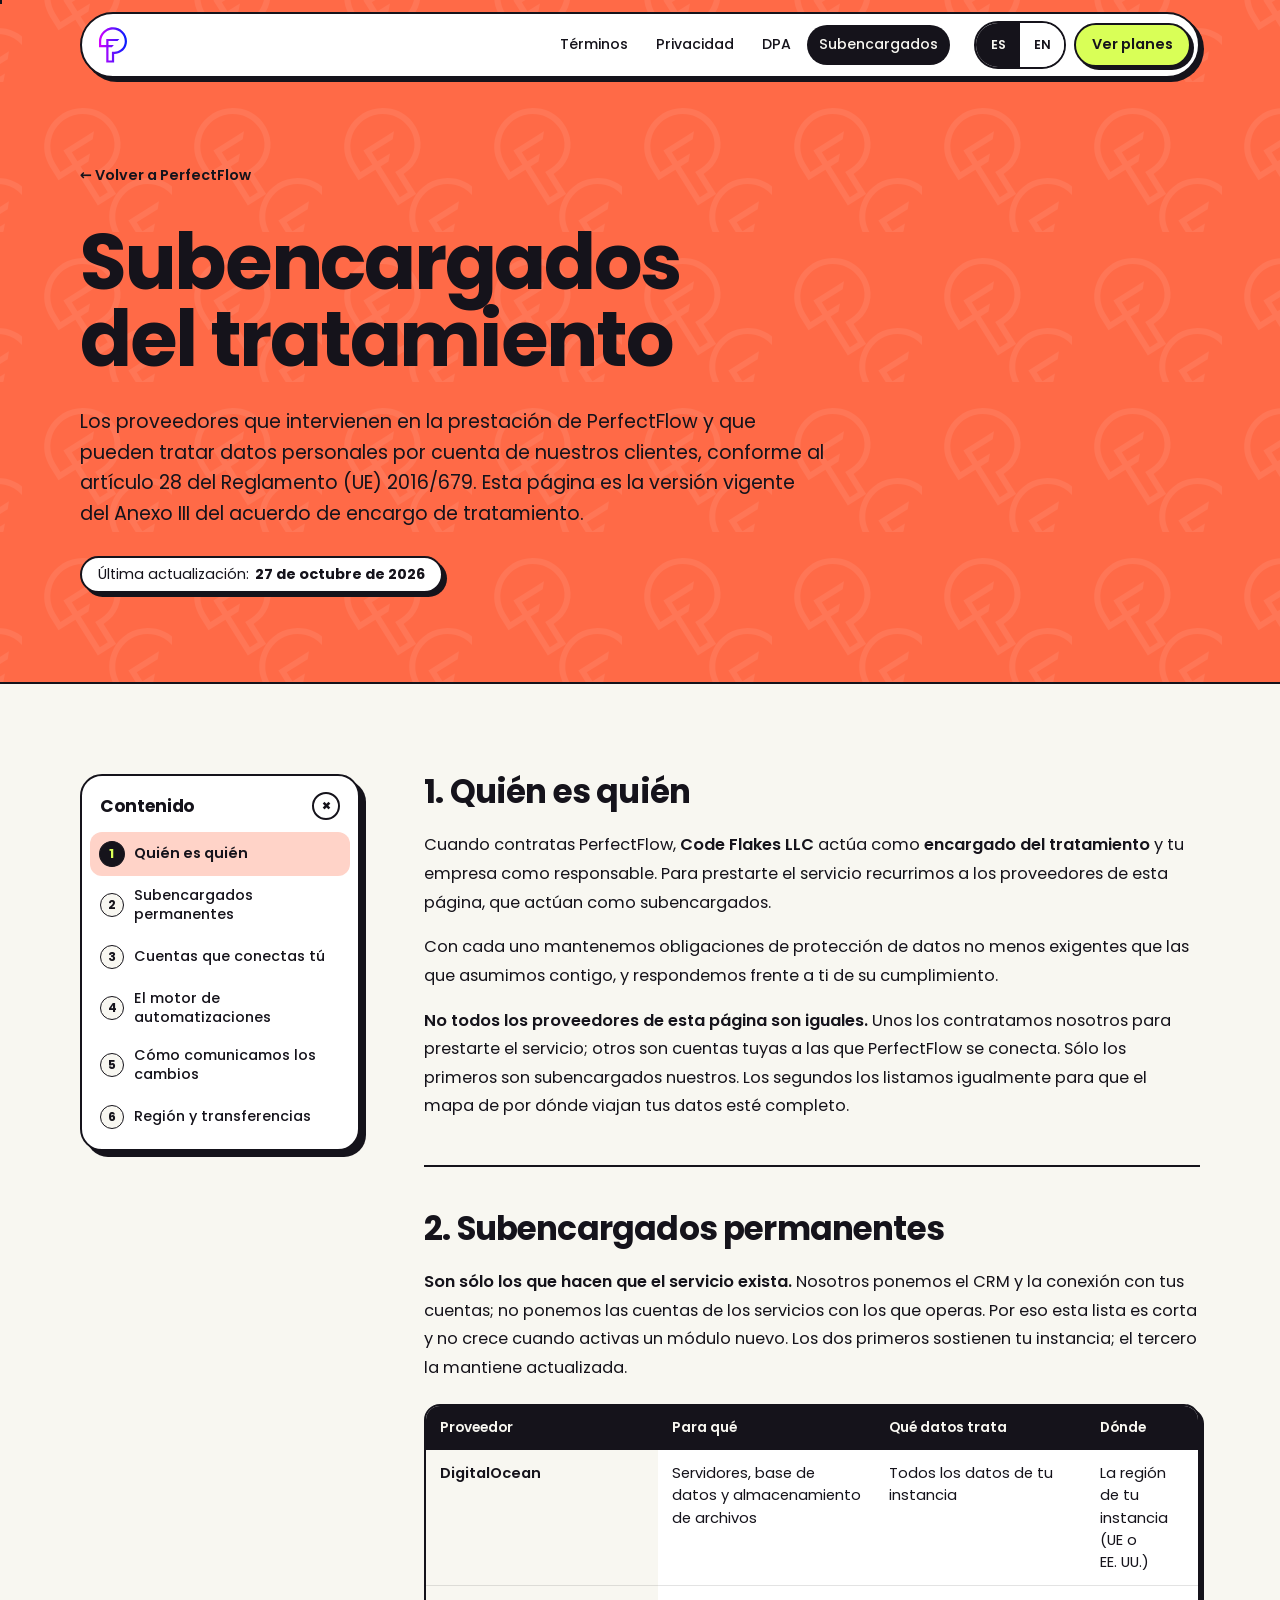
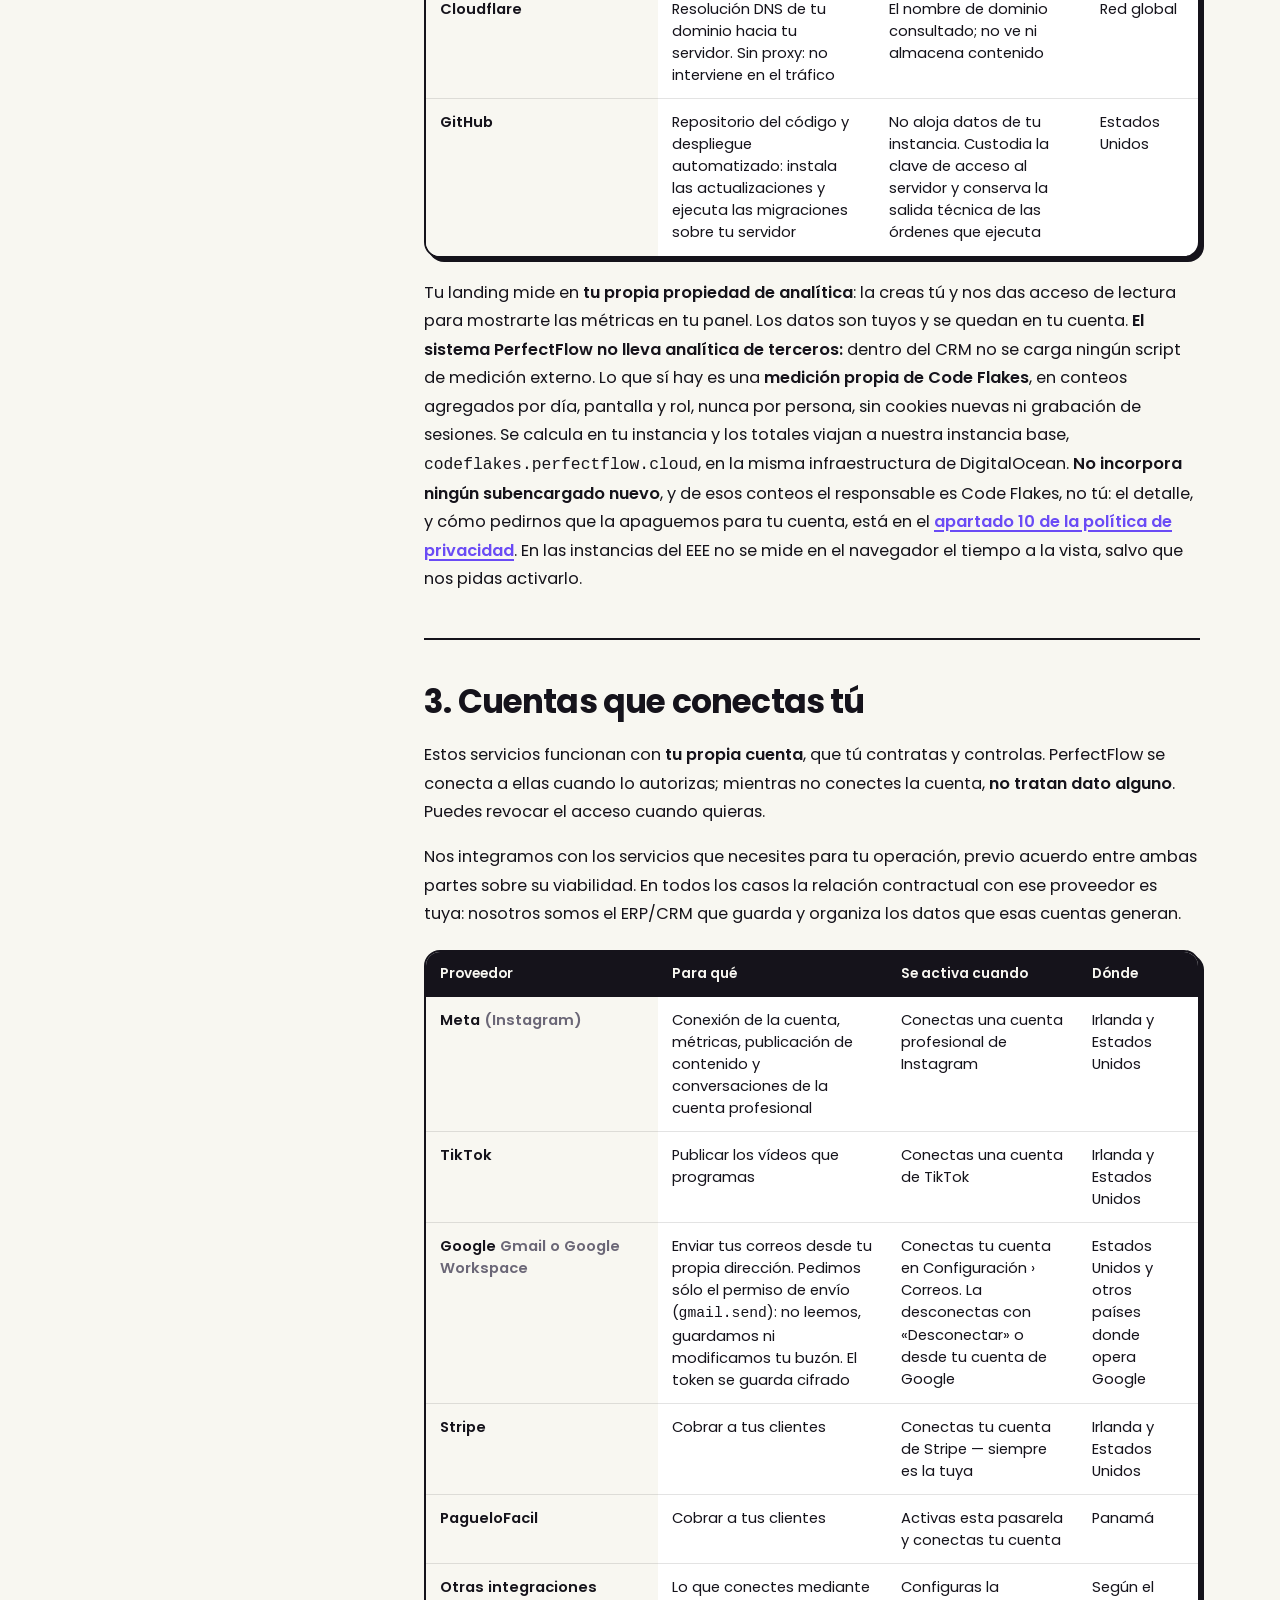
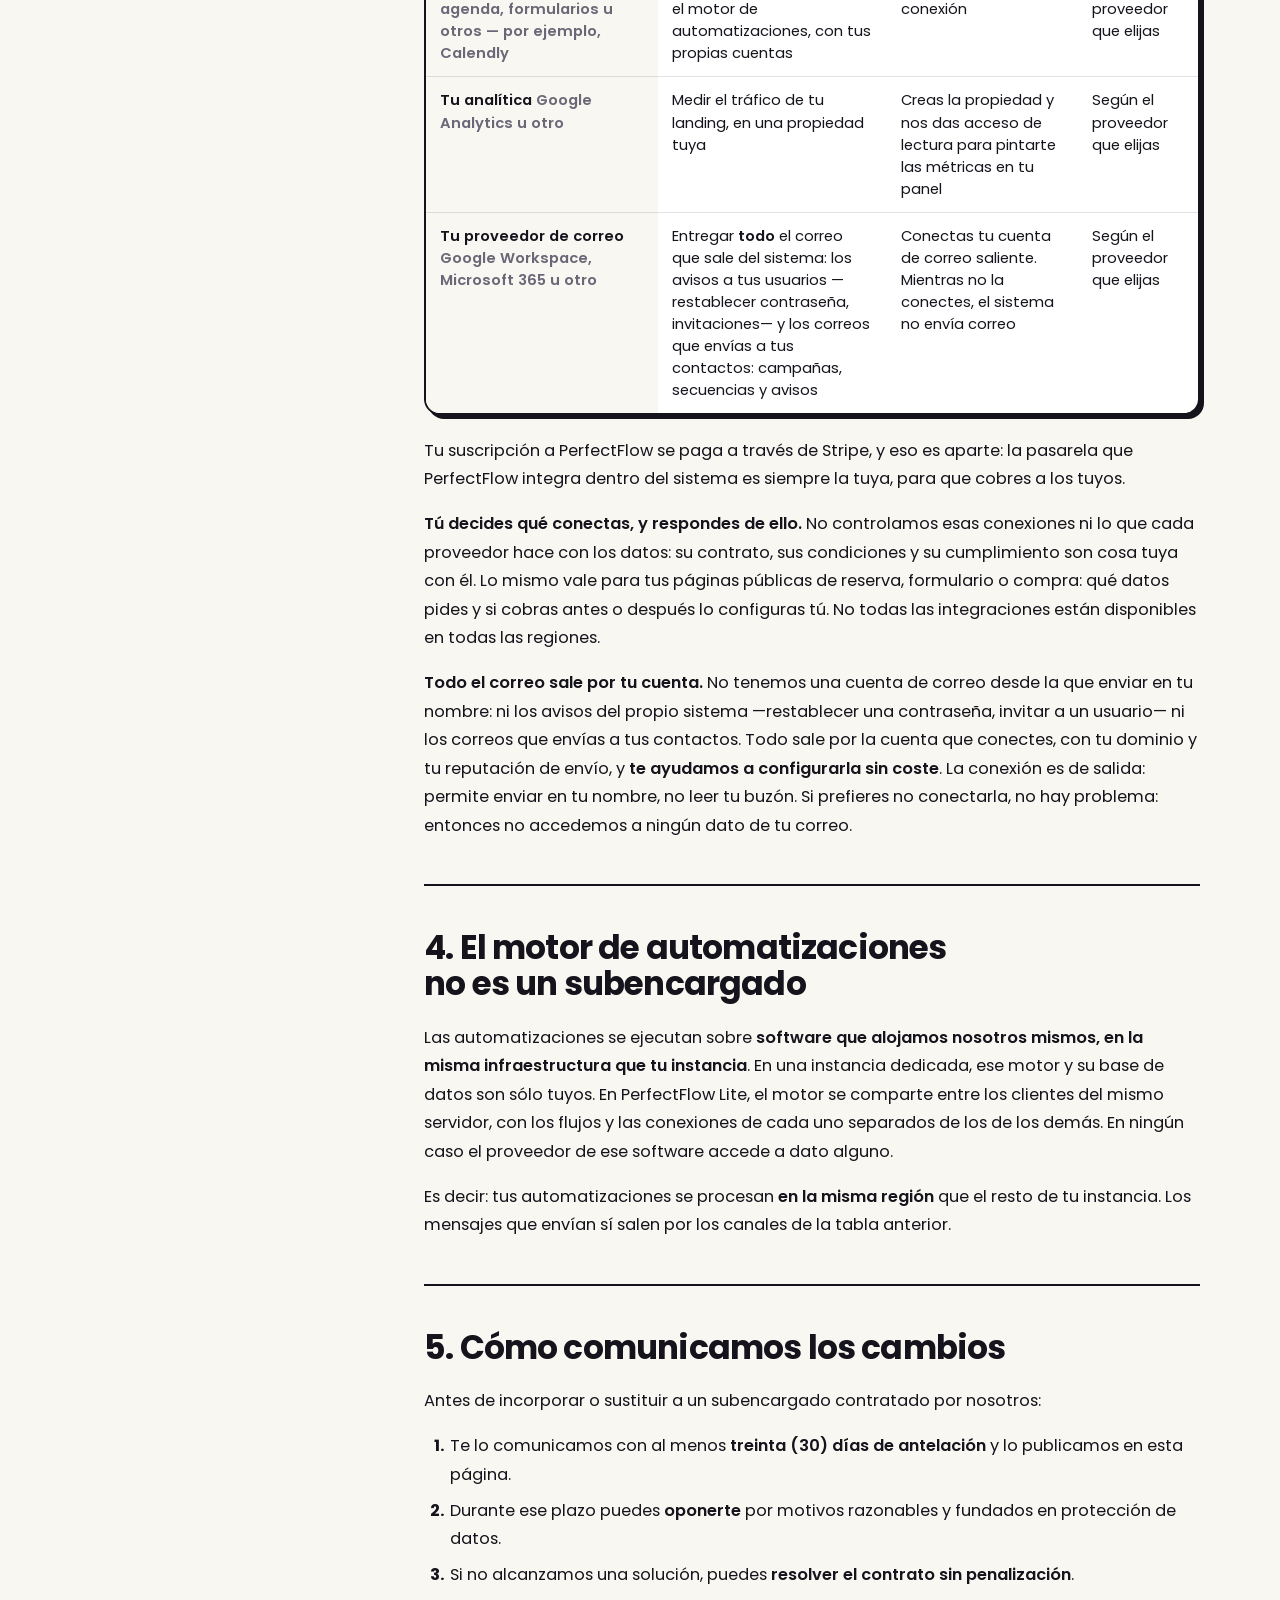
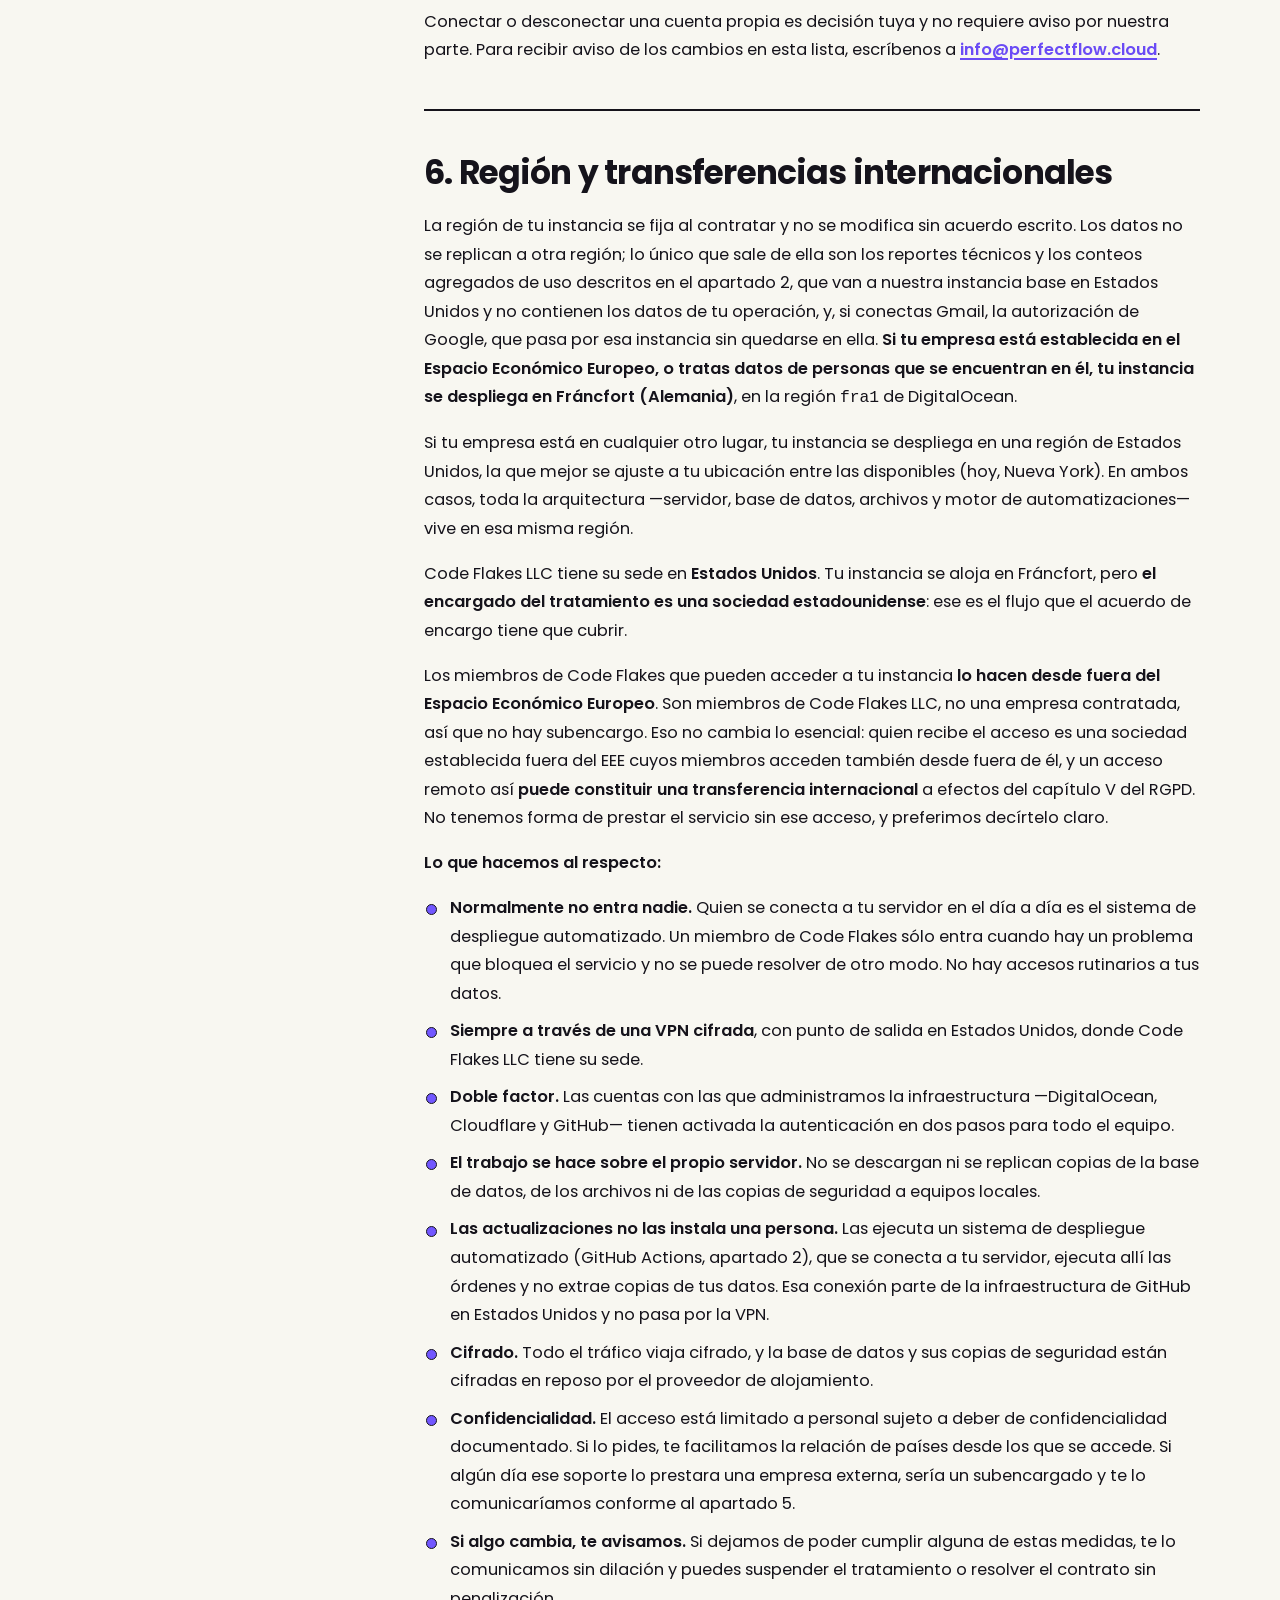
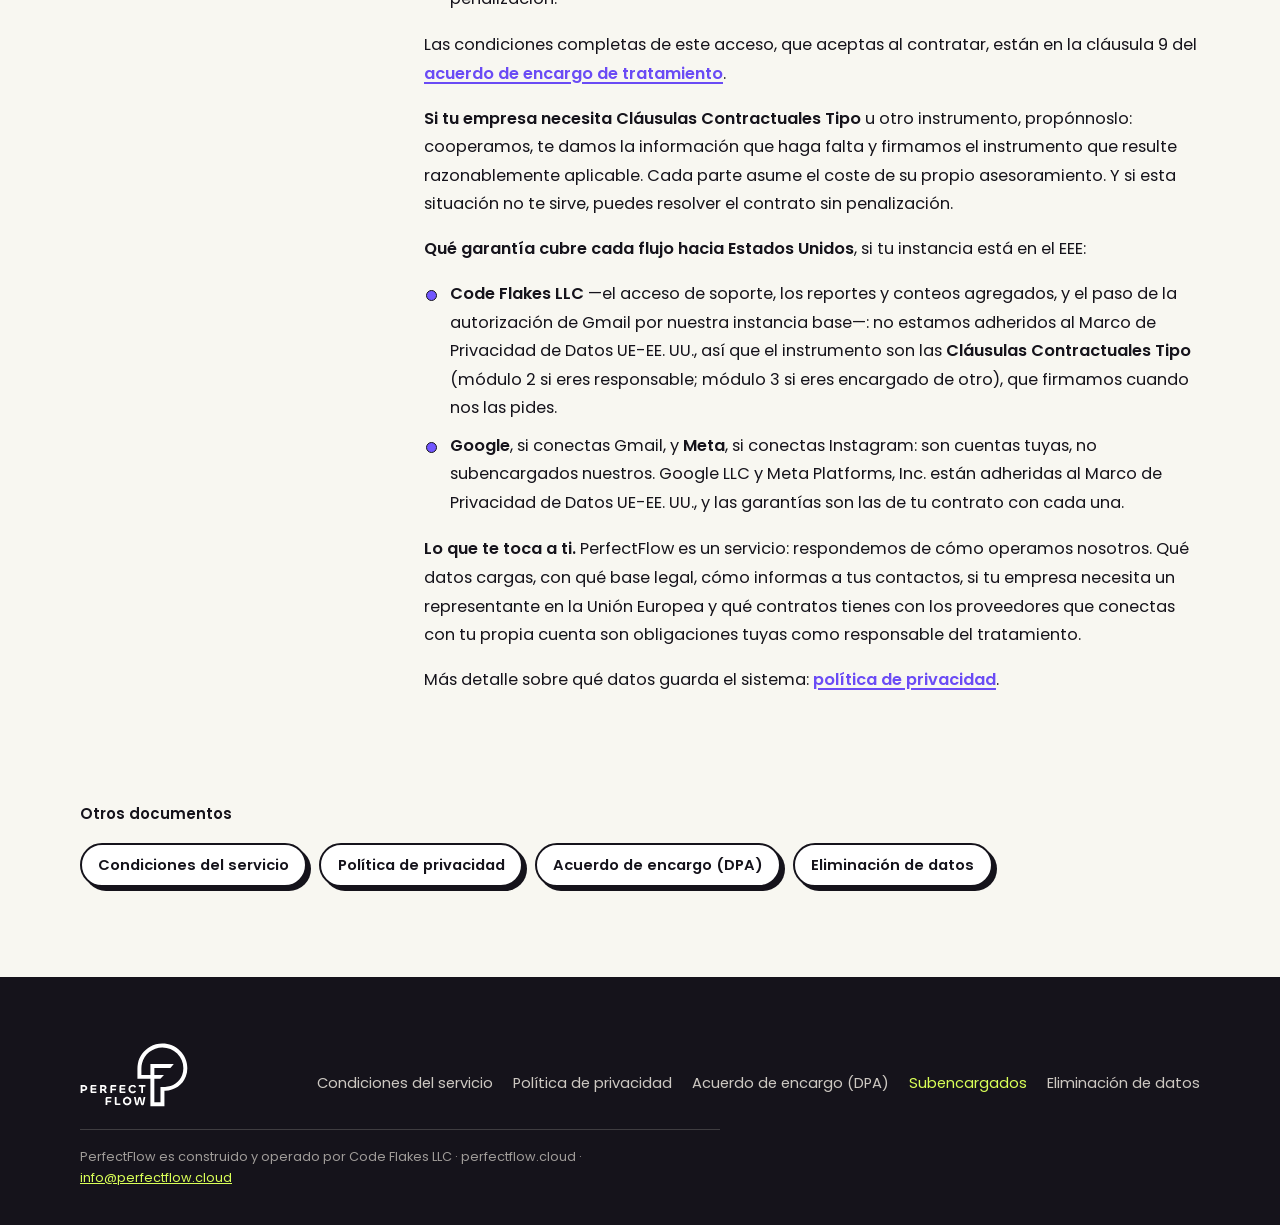
<file: preview/subprocessors/index.html>
<!doctype html>
<html lang="es">
<head>
<meta charset="utf-8">
<meta name="viewport" content="width=device-width, initial-scale=1, viewport-fit=cover">
<title>Subencargados del tratamiento — PerfectFlow</title>
<meta name="description" content="Los proveedores que intervienen en la prestación de PerfectFlow y pueden tratar datos por cuenta de nuestros clientes, conforme al artículo 28 del RGPD.">
<link rel="canonical" href="https://perfectflow.cloud/subprocessors">
<link rel="alternate" hreflang="es" href="https://perfectflow.cloud/subprocessors">
<link rel="alternate" hreflang="en" href="https://perfectflow.cloud/en/subprocessors">
<meta name="theme-color" content="#D600FE">
<meta property="og:type" content="article"><meta property="og:site_name" content="PerfectFlow">
<meta property="og:title" content="Subencargados del tratamiento — PerfectFlow"><meta property="og:description" content="Los proveedores que intervienen en la prestación de PerfectFlow y pueden tratar datos por cuenta de nuestros clientes, conforme al artículo 28 del RGPD.">
<link rel="icon" type="image/svg+xml" href="../assets/brand/favicon.svg">
<link rel="preconnect" href="https://fonts.googleapis.com"><link rel="preconnect" href="https://fonts.gstatic.com" crossorigin>
<link rel="preload" href="https://perfectflow.cloud/assets/fonts/chillax-variable.woff2" as="font" type="font/woff2" crossorigin>
<link href="https://fonts.googleapis.com/css2?family=Poppins:wght@300;400;500;600;700&display=swap" rel="stylesheet">
<style>
@font-face{font-family:"Chillax";src:url("https://perfectflow.cloud/assets/fonts/chillax-variable.woff2") format("woff2");font-weight:200 700;font-style:normal;font-display:swap}
:root{
  --cream:#F8F7F1;
  --paper:#FFFFFF;
  --ink:#15131B;
  --ink-70:#45414F;
  --ink-45:#6B6777;
  --violet:#7257FF;
  --violet-tx:#6A4BF5;
  --magenta:#D600FE;
  --blue:#011EFE;
  --lime:#D9FF57;
  --coral:#FF6A47;
  --sky:#A9DAFF;
  --brand:linear-gradient(120deg,var(--magenta),var(--blue));

  --line:2px solid var(--ink);
  --hard:6px 6px 0 var(--ink);
  --hard-sm:4px 4px 0 var(--ink);
  --hard-lg:10px 10px 0 var(--ink);

  --r-lg:22px;
  --r-md:16px;
  --r-pill:999px;

  --shell:1200px;
  --gutter:clamp(20px,5vw,40px);
  --sec:clamp(72px,11vw,140px);

  --safe-t:env(safe-area-inset-top,0px);
  --safe-b:env(safe-area-inset-bottom,0px);
  --safe-l:env(safe-area-inset-left,0px);

  --ease:cubic-bezier(.22,.9,.24,1);
  --boing:cubic-bezier(.34,1.56,.64,1);
}
*,*::before,*::after{box-sizing:border-box}
html{-webkit-text-size-adjust:100%}
body{margin:0;background:var(--cream);color:var(--ink);font-family:"Poppins",ui-sans-serif,system-ui,-apple-system,"Segoe UI",Helvetica,Arial,sans-serif;font-size:clamp(15px,1vw,16.5px);line-height:1.65;overflow-x:hidden;-webkit-font-smoothing:antialiased}
h1,h2,h3{font-family:"Chillax","Poppins",ui-sans-serif,system-ui,sans-serif;font-weight:700;letter-spacing:-.02em;line-height:1;text-wrap:balance;margin:0}
h1{font-size:clamp(2.5rem,5.6vw,5rem);letter-spacing:-.025em;line-height:.95}
h2{font-size:clamp(2rem,4.6vw,3.8rem);letter-spacing:-.025em}
h3{font-size:clamp(1.15rem,1.8vw,1.45rem);line-height:1.08}
p{margin:0}a{color:inherit}button{font:inherit;color:inherit}
:focus-visible{outline:3px solid var(--ink);outline-offset:3px;border-radius:6px}
.b-violet :focus-visible,.b-ink :focus-visible{outline-color:var(--lime)}
::selection{background:var(--lime);color:var(--ink)}
.shell{width:100%;max-width:var(--shell);margin-inline:auto;padding-inline:max(var(--gutter),var(--safe-l))}
section{padding-block:var(--sec);border-top:var(--line);position:relative}
.lead{font-size:clamp(1.02rem,1.5vw,1.25rem);max-width:54ch;line-height:1.55;opacity:.88}
.b-violet{background:var(--violet);color:#fff}.b-lime{background:var(--lime)}.b-coral{background:var(--coral)}.b-sky{background:var(--sky)}
.b-ink{background:var(--ink);color:var(--cream)}.b-cream{background:var(--cream)}.b-paper{background:var(--paper)}.b-brand{background:linear-gradient(125deg,var(--magenta),#7A0FFE 48%,var(--blue));color:#fff}
.skip{position:absolute;left:-9999px;top:0;background:var(--ink);color:var(--cream);padding:12px 18px;z-index:300}.skip:focus{left:0}
.btn{display:inline-flex;align-items:center;justify-content:center;gap:.5em;white-space:nowrap;min-height:52px;padding:.8em 1.6em;border-radius:var(--r-pill);border:var(--line);font-weight:600;font-size:1rem;text-decoration:none;cursor:pointer;background:var(--paper);color:var(--ink);box-shadow:var(--hard-sm);transition:transform .15s var(--ease),box-shadow .15s var(--ease),background .2s}
.btn:hover{transform:translate(-2px,-2px);box-shadow:6px 6px 0 var(--ink)}.btn:active{transform:translate(4px,4px);box-shadow:0 0 0 var(--ink)}
.btn-lime{background:var(--lime)}.btn-ink{background:var(--ink);color:var(--cream)}.btn-ghost{background:transparent;color:inherit;border-color:currentColor}
.btn-sm{min-height:42px;padding:.55em 1.1em;font-size:.9rem;box-shadow:3px 3px 0 var(--ink)}
.iso{display:block;width:30px;height:36px}
.sr{position:absolute!important;width:1px;height:1px;overflow:hidden;clip:rect(0 0 0 0);white-space:nowrap}
/* cabecera */
.hdr{position:fixed;top:calc(12px + var(--safe-t));left:0;right:0;z-index:150;pointer-events:none}
.hdr-bar{pointer-events:auto;display:flex;align-items:center;gap:clamp(10px,2vw,24px);background:var(--paper);color:var(--ink);border:var(--line);border-radius:var(--r-pill);box-shadow:var(--hard-sm);padding:7px 7px 7px 16px;min-height:58px}
.logo{display:flex;align-items:center;gap:9px;min-height:44px;min-width:44px;text-decoration:none}
.nav{display:flex;gap:4px;margin-left:auto}
.nav a{text-decoration:none;font-size:.88rem;font-weight:500;padding:8px 12px;border-radius:var(--r-pill);white-space:nowrap;transition:background .2s}
.nav a:hover{background:var(--lime)}
html{scroll-behavior:smooth;scroll-padding-top:calc(96px + var(--safe-t))}
@media (prefers-reduced-motion:reduce){html{scroll-behavior:auto}}
.nav{position:relative}
.nav a{position:relative;z-index:1;transition:background .2s,color .3s var(--ease)}
.nav .ind{position:absolute;left:0;top:0;width:0;height:0;border-radius:var(--r-pill);background:var(--ink);box-shadow:2px 2px 0 var(--lime);opacity:0;pointer-events:none;z-index:0;
  transition:transform .5s var(--boing),width .5s var(--boing),opacity .25s var(--ease)}
.nav.has .ind{opacity:1}
.nav a.on{color:var(--cream)}
.nav a.on:hover{background:transparent}
.mob a.on{color:var(--violet)}
.mob a.on::before{content:"";display:inline-block;width:10px;height:10px;border-radius:50%;background:var(--lime);border:2px solid var(--ink);margin-right:10px;vertical-align:.18em}
.hdr-end{display:flex;align-items:center;gap:8px}
.lang{display:flex;border:var(--line);border-radius:var(--r-pill);overflow:hidden}
.lang button{border:0;background:var(--paper);padding:6px 11px;font-size:.78rem;font-weight:600;cursor:pointer;min-height:44px;min-width:44px}
.lang button[aria-pressed="true"]{background:var(--ink);color:var(--cream)}
@media (max-width:980px){.nav{display:none}.hdr-end{margin-left:auto}}
@media (max-width:520px){.hdr-end .btn{display:none}}
.prog{position:fixed;top:0;left:0;height:4px;width:0;background:var(--lime);z-index:160;border-right:2px solid var(--ink)}
/* hero */
.hero{border-top:0;padding-top:calc(110px + var(--safe-t) + clamp(20px,4vw,44px));padding-bottom:clamp(64px,8vw,110px);overflow:hidden;isolation:isolate}
.hero-pattern{position:absolute;inset:-10%;z-index:0;pointer-events:none;opacity:.08;background-size:150px 150px;animation:pan 60s linear infinite}
@keyframes pan{to{background-position:300px -150px}}
.hero .shell{position:relative;z-index:1}
.hero-grid{display:grid;grid-template-columns:minmax(0,1.05fr) minmax(0,.95fr);gap:clamp(36px,5vw,64px);align-items:center}
@media (max-width:980px){.hero-grid{grid-template-columns:1fr}}
.back{display:inline-flex;align-items:center;gap:6px;min-height:44px;font-size:.86rem;font-weight:600;text-decoration:none;opacity:.85}
.back:hover{opacity:1;text-decoration:underline}
.badge{display:inline-block;background:var(--lime);color:var(--ink);border:var(--line);border-radius:var(--r-pill);box-shadow:var(--hard-sm);padding:.4em 1em;font-weight:600;font-size:.92rem;transform:rotate(-3deg);margin-top:18px}
.hero h1{margin:.38em 0 .32em;max-width:15ch}
.price{display:flex;align-items:baseline;flex-wrap:wrap;gap:6px 12px;margin-top:22px}
.price .amt{font-family:"Chillax","Poppins",sans-serif;font-weight:700;font-size:clamp(3.2rem,7vw,5.2rem);letter-spacing:-.03em;line-height:.9}
.price .per{font-weight:600;font-size:1.05rem;opacity:.85}
.price .note{flex-basis:100%;font-size:.86rem;opacity:.75}
.facts{display:flex;flex-wrap:wrap;gap:8px;margin-top:20px}
.fact{display:inline-flex;align-items:center;gap:7px;border:var(--line);border-radius:var(--r-pill);background:var(--paper);color:var(--ink);padding:.35em .9em;font-size:.84rem;font-weight:600;box-shadow:2px 2px 0 var(--ink)}
.fact i{width:18px;height:18px;border-radius:50%;background:var(--lime);border:1.5px solid var(--ink);display:grid;place-items:center;font-style:normal;font-size:.6rem;font-weight:700}
.cta-row{display:flex;flex-wrap:wrap;gap:12px;margin-top:26px}
/* asientos */
.chipx{display:inline-flex;align-items:center;gap:6px;border:1.5px solid var(--ink);border-radius:var(--r-pill);padding:.25em .75em;font-size:.76rem;font-weight:600;background:var(--cream)}
.chipx svg{width:14px;height:14px;fill:none;stroke:var(--ink);stroke-width:2;stroke-linecap:round;stroke-linejoin:round}
@keyframes blinkc{50%{opacity:0}}
/* para quién */
.who-grid{display:grid;grid-template-columns:repeat(3,minmax(0,1fr));gap:clamp(14px,1.8vw,22px);margin-top:clamp(30px,4vw,48px)}
@media (max-width:900px){.who-grid{grid-template-columns:1fr}}
.who{border:var(--line);border-radius:var(--r-lg);box-shadow:var(--hard);padding:clamp(18px,2.2vw,26px);background:var(--paper);transform:rotate(var(--r,0deg));transition:transform .3s var(--boing)}
.who:hover{transform:rotate(0) translateY(-4px)}
.who .ic{width:44px;height:44px;border-radius:12px;border:var(--line);display:grid;place-items:center;background:var(--c,var(--lime));margin-bottom:14px}
.who .ic svg{width:21px;height:21px;fill:none;stroke:var(--ink);stroke-width:2;stroke-linecap:round;stroke-linejoin:round}
.who p{margin-top:8px;font-size:.95rem;line-height:1.5;opacity:.86}
/* qué incluye */
.inc-grid{display:grid;grid-template-columns:repeat(3,minmax(0,1fr));gap:12px;margin-top:clamp(30px,4vw,48px)}
@media (max-width:900px){.inc-grid{grid-template-columns:repeat(2,minmax(0,1fr))}}
@media (max-width:560px){.inc-grid{grid-template-columns:1fr}}
.inc{border:var(--line);border-radius:var(--r-md);background:var(--paper);padding:16px;display:flex;gap:12px;align-items:flex-start;box-shadow:3px 3px 0 var(--ink)}
.inc .ck{width:28px;height:28px;border-radius:50%;background:var(--lime);border:var(--line);display:grid;place-items:center;flex:0 0 28px;font-weight:700;font-size:.8rem}
.inc b{display:block;font-family:"Chillax","Poppins",sans-serif;font-size:1.02rem;line-height:1.15}
.inc p{font-size:.86rem;line-height:1.45;color:var(--ink-70);margin-top:4px}
.inc.star{background:var(--ink);color:var(--cream)}
.inc.star p{color:rgba(251,246,236,.75)}
.inc.star .ck{background:var(--lime);color:var(--ink)}
.inc .tagp{display:inline-block;margin-top:8px;font-size:.75rem;font-weight:700;border:1.5px solid currentColor;border-radius:var(--r-pill);padding:.05em .6em}
/* comparar */
.cmp{margin-top:clamp(30px,4vw,48px);display:grid;grid-template-columns:repeat(3,minmax(0,1fr));gap:14px}
@media (max-width:900px){.cmp{grid-template-columns:1fr}}
.cmpc{border:var(--line);border-radius:var(--r-lg);background:var(--paper);color:var(--ink);padding:18px;display:flex;flex-direction:column;gap:8px;text-decoration:none;box-shadow:3px 3px 0 var(--ink);transition:transform .2s var(--boing),box-shadow .2s}
.cmpc:hover{transform:translate(-2px,-3px);box-shadow:6px 6px 0 var(--ink)}
.cmpc.cur{background:var(--lime);box-shadow:var(--hard);transform:rotate(-1deg)}
.cmpc h3{font-size:1.35rem}
.cmpc .pp{font-family:"Chillax","Poppins",sans-serif;font-weight:700;font-size:1.5rem}
.cmpc .pp small{font-family:"Poppins",sans-serif;font-weight:500;font-size:.8rem;opacity:.7}
.cmpc .ub{height:10px;border-radius:5px;background:rgba(26,26,26,.1);overflow:hidden;margin-top:4px}
.cmpc .ub i{display:block;height:100%;width:0;background:var(--ink);border-radius:5px;transition:width 1s var(--ease)}
.cmpc .ul{font-size:.82rem;font-weight:600}
.cmpc .go{margin-top:auto;font-size:.84rem;font-weight:600;text-decoration:underline;text-underline-offset:3px}
.cmpc .here{font-size:.75rem;font-weight:700;background:var(--ink);color:var(--lime);border-radius:var(--r-pill);padding:.1em .7em;align-self:flex-start}
/* cómo empiezas */
.steps{display:grid;grid-template-columns:repeat(3,minmax(0,1fr));gap:14px;margin-top:clamp(30px,4vw,48px);counter-reset:s}
@media (max-width:900px){.steps{grid-template-columns:1fr}}
.stp{border:2px solid rgba(255,255,255,.85);border-radius:var(--r-lg);padding:18px;position:relative}
.stp .n{display:inline-grid;place-items:center;width:34px;height:34px;border-radius:50%;background:var(--lime);color:var(--ink);border:var(--line);font-weight:700;font-family:"Chillax","Poppins",sans-serif;margin-bottom:10px}
.stp p{margin-top:6px;font-size:.93rem;opacity:.88;line-height:1.5}
.lh-note{margin-top:22px;display:inline-flex;align-items:center;gap:10px;border:2px solid #fff;border-radius:var(--r-pill);padding:.5em 1.1em;font-weight:600}
.lh-note b{background:var(--lime);color:var(--ink);border-radius:var(--r-pill);padding:.05em .6em}
/* preguntas */
.faq{margin-top:clamp(28px,4vw,44px);display:grid;gap:10px;max-width:860px}
.faq details{border:var(--line);border-radius:var(--r-md);background:var(--paper);box-shadow:3px 3px 0 var(--ink);overflow:hidden}
.faq summary{cursor:pointer;list-style:none;padding:16px 50px 16px 18px;font-weight:600;position:relative;min-height:52px}
.faq summary::-webkit-details-marker{display:none}
.faq summary::after{content:"+";position:absolute;right:18px;top:50%;transform:translateY(-50%);font-family:"Chillax","Poppins",sans-serif;font-size:1.5rem;transition:transform .3s var(--boing)}
.faq details[open] summary::after{transform:translateY(-50%) rotate(45deg)}
.faq details p{padding:0 18px 18px;color:var(--ink-70)}
/* cierre y pie */
.close{text-align:center}
.close h2{max-width:18ch;margin-inline:auto}
.close .lead{margin:18px auto 0}
.close .cta-row{justify-content:center}
.foot{background:var(--ink);color:var(--cream);border-top:var(--line);padding-block:clamp(40px,5vw,64px) calc(120px + var(--safe-b))}
.foot-grid{display:flex;flex-wrap:wrap;gap:20px 40px;align-items:flex-start;justify-content:space-between}
.foot a{color:var(--lime)}
.foot-legal{display:flex;flex-wrap:wrap;gap:4px 20px;margin-top:18px}
.foot-legal a{display:inline-flex;align-items:center;min-height:44px;font-size:.86rem;color:rgba(251,246,236,.7);text-decoration:underline;text-underline-offset:3px}
.foot-legal a:hover,.foot-legal a[aria-current="page"]{color:var(--lime)}
.foot .note{margin-top:22px;padding-top:16px;border-top:1px solid rgba(251,246,236,.18);font-size:.8rem;color:rgba(251,246,236,.6);max-width:80ch}
/* barra de compra fija */
.buybar{position:fixed;left:0;right:0;bottom:0;z-index:140;padding:0 max(12px,var(--safe-l)) calc(12px + var(--safe-b));transform:translateY(120%);transition:transform .45s var(--boing);pointer-events:none}
.buybar.on{transform:none}
.buybar-in{pointer-events:auto;max-width:var(--shell);margin-inline:auto;display:flex;align-items:center;gap:12px 18px;flex-wrap:wrap;background:var(--ink);color:var(--cream);border:var(--line);border-radius:var(--r-lg);box-shadow:6px 6px 0 var(--lime);padding:10px 10px 10px 18px}
.buybar .bn{display:flex;flex-direction:column;line-height:1.2;min-width:0}
.buybar .bn b{font-family:"Chillax","Poppins",sans-serif;font-size:1.05rem}
.buybar .bn small{font-size:.78rem;color:rgba(251,246,236,.7)}
.buybar .bp{font-family:"Chillax","Poppins",sans-serif;font-weight:700;font-size:1.35rem;margin-left:auto;white-space:nowrap}
.buybar .bp small{font-family:"Poppins",sans-serif;font-weight:500;font-size:.78rem;opacity:.7}
.buybar .btn{min-height:46px}
.buybar .other{display:inline-flex;align-items:center;min-height:44px;color:var(--cream);font-size:.82rem;font-weight:600;text-decoration:underline;text-underline-offset:3px;white-space:nowrap}
@media (max-width:640px){.buybar .bn small,.buybar .other{display:none}.buybar-in{flex-wrap:nowrap;padding:8px 8px 8px 14px}.buybar .bn{flex:1 1 auto}.buybar .bn b{white-space:nowrap;overflow:hidden;text-overflow:ellipsis}.buybar .bp{font-size:1.1rem}.buybar .btn{padding:.6em 1em;font-size:.9rem;white-space:nowrap;flex:none}}
@media (max-width:460px){.buybar .bn{display:none}.buybar .bp{margin-left:0;margin-right:auto}}
/* entradas */
.rv{opacity:0;transform:translateY(24px);transition:opacity .6s var(--ease),transform .7s var(--boing)}
.rv.in{opacity:1;transform:none}
@media (prefers-reduced-motion:reduce){
  *,*::before,*::after{animation-duration:.001ms!important;animation-iteration-count:1!important;transition-duration:.001ms!important}
  .rv{opacity:1!important;transform:none!important}
}

/* ============ la forja: tu PerfectFlow armándose ============ */
.forge{position:relative;width:100%;max-width:620px;margin-inline:auto;aspect-ratio:1/.98;border:var(--line);border-radius:28px;box-shadow:var(--hard-lg);overflow:hidden;isolation:isolate;
  background:radial-gradient(110% 80% at 80% -5%,rgba(214,0,254,.42),transparent 58%),radial-gradient(90% 80% at -5% 105%,rgba(1,30,254,.5),transparent 62%),#0D0A18;color:var(--ink)}
.fg-art{position:absolute;inset:0;perspective:1200px}
.fg-floor{position:absolute;left:-40%;right:-40%;bottom:-30%;height:75%;transform:rotateX(70deg);transform-origin:50% 0;opacity:0;transition:opacity .9s var(--ease);
  background-image:linear-gradient(rgba(200,240,75,.28) 1px,transparent 1px),linear-gradient(90deg,rgba(200,240,75,.28) 1px,transparent 1px);background-size:44px 44px;
  -webkit-mask-image:linear-gradient(to top,#000 10%,transparent 85%);mask-image:linear-gradient(to top,#000 10%,transparent 85%)}
.forge.s1 .fg-floor{opacity:1;animation:floor 2.4s linear infinite}
@keyframes floor{to{background-position:0 44px,0 0}}
.fg-dust{position:absolute;inset:0;background-image:radial-gradient(1.5px 1.5px at 12% 18%,#fff 50%,transparent 51%),radial-gradient(1px 1px at 78% 12%,#fff 50%,transparent 51%),radial-gradient(1.5px 1.5px at 88% 46%,#A9DAFF 50%,transparent 51%),radial-gradient(1px 1px at 30% 8%,#C8F04B 50%,transparent 51%),radial-gradient(1px 1px at 6% 62%,#fff 50%,transparent 51%),radial-gradient(1.5px 1.5px at 62% 6%,#fff 50%,transparent 51%);opacity:.55;animation:tw 3.2s ease-in-out infinite alternate}
@keyframes tw{to{opacity:.2}}
.fw-tilt{position:absolute;inset:0;transform-style:preserve-3d;transform:rotateX(var(--ty,0deg)) rotateY(var(--tx,0deg));transition:transform .35s ease-out}
.fw{position:absolute;left:6%;right:6%;top:19%;height:57%;transform-style:preserve-3d;transform:rotateX(26deg) rotateY(-20deg) rotateZ(6deg) scale(.9);transition:transform 1.6s var(--ease)}
.forge.done .fw{transform:rotateX(10deg) rotateY(-11deg) rotateZ(1.5deg) scale(1)}
.fw-frame{position:absolute;inset:0;border-radius:16px;border:1.5px solid rgba(169,218,255,.8);background:rgba(169,218,255,.05);box-shadow:0 0 28px rgba(169,218,255,.35),inset 0 0 28px rgba(169,218,255,.12);
  clip-path:inset(0 100% 100% 0 round 16px);transition:clip-path 1.1s var(--ease),background .6s var(--ease),border-color .6s,box-shadow .6s}
.forge.s1 .fw-frame{clip-path:inset(0 0 0 0 round 16px)}
.forge.solid .fw-frame{background:var(--cream);border:2px solid var(--ink);box-shadow:0 40px 70px -24px rgba(0,0,0,.75),0 0 0 1px rgba(255,255,255,.08)}
.fw-in{position:absolute;inset:0;padding:3%;display:grid;grid-template-columns:23% minmax(0,1fr);grid-template-rows:11% minmax(0,1fr);gap:3%;transform-style:preserve-3d;--acc:var(--violet)}
.forge.brandless .fw-in{--acc:#B7B3C4}
.pc{position:relative;border:1.5px dashed rgba(200,240,75,.9);border-radius:10px;background:rgba(200,240,75,.05);opacity:0;min-width:0;min-height:0;overflow:hidden;
  transform:translate3d(var(--fx,0),var(--fy,0),var(--fz,0)) rotate(var(--fr,0)) scale(.6);
  transition:transform 1s var(--ease),opacity .5s var(--ease),background .5s var(--ease),border-color .5s,box-shadow .5s}
.pc.on{opacity:1;transform:translate3d(0,0,0)}
.forge.solid .pc{border-style:solid;border-color:var(--ink);background:var(--paper);box-shadow:2px 2px 0 var(--ink)}
.ct{opacity:0;transition:opacity .45s var(--ease) .15s;height:100%}
.forge.solid .ct{opacity:1}
/* barra superior */
.fw-bar{grid-column:1/-1;display:flex}
.fw-bar .ct{display:flex;align-items:center;gap:6px;padding:0 3%;width:100%}
.fw-bar .dots{display:flex;gap:3px}.fw-bar .dots i{width:6px;height:6px;border-radius:50%;background:#FF6A47;border:1px solid var(--ink)}.fw-bar .dots i:nth-child(2){background:#FFD23F}.fw-bar .dots i:nth-child(3){background:var(--lime)}
.fw-url{flex:1;min-width:0;font-family:ui-monospace,SFMono-Regular,Menlo,monospace;font-size:clamp(.5rem,1.3vw,.66rem);background:var(--cream);border:1px solid var(--ink);border-radius:6px;padding:.15em .5em;white-space:nowrap;overflow:hidden;text-overflow:ellipsis}
.fw-url .caret{display:inline-block;width:1.5px;height:.9em;background:var(--ink);vertical-align:-1px;animation:blinkc .8s steps(1) infinite}
.fw-team{display:flex;align-items:center}
.fw-team i{width:14px;height:14px;border-radius:50%;border:1.5px solid var(--ink);margin-left:-5px;background:var(--c);transform:scale(0);transition:transform .4s var(--boing)}
.fw-team i.on{transform:scale(1)}
.fw-count{font-family:"Chillax","Poppins",sans-serif;font-weight:700;font-size:clamp(.55rem,1.4vw,.72rem);margin-left:4px;font-variant-numeric:tabular-nums;white-space:nowrap}
/* barra lateral */
.fw-side{display:grid;grid-template-rows:repeat(7,minmax(0,1fr));gap:5%;background:transparent;border:0;opacity:1;transform:none;overflow:visible}
.forge.solid .fw-side{background:transparent;border:0;box-shadow:none}
.fw-side .pc{border-radius:8px}
.fw-side .ct{display:flex;align-items:center;gap:6%;padding:0 8%;font-size:clamp(.45rem,1.2vw,.62rem);font-weight:600;white-space:nowrap}
.fw-side .ct i{width:8px;height:8px;border-radius:3px;background:var(--acc);flex:none;transition:background .6s}
.fw-side .pc.act{}
.forge.solid .fw-side .pc.act{background:var(--acc);color:#fff}
.forge.solid .fw-side .pc.act .ct i{background:#fff}
.fw-side .logo-pc .ct{justify-content:center}
.fw-side .logo-pc svg{height:70%;width:auto}
.forge.solid .fw-side .logo-pc{background:var(--ink)}
/* rejilla principal */
.fw-main{display:grid;grid-template-columns:repeat(3,minmax(0,1fr));grid-template-rows:repeat(2,minmax(0,1fr));gap:4%;transform-style:preserve-3d}
.t-lbl{font-size:clamp(.42rem,1.1vw,.58rem);font-weight:600;color:var(--ink-70);display:block}
.t-kpi .ct{padding:10%;display:flex;flex-direction:column;justify-content:space-between}
.forge.solid .t-kpi{background:var(--lime)}
.t-kpi b{font-family:"Chillax","Poppins",sans-serif;font-size:clamp(1.1rem,3.6vw,2rem);line-height:1;font-variant-numeric:tabular-nums}
.t-chart{grid-column:span 2}
.t-chart .ct{padding:5% 6%;display:flex;flex-direction:column}
.bars{flex:1;display:flex;align-items:flex-end;gap:5%;padding-top:6%}
.bars i{flex:1;height:var(--h);background:var(--acc);border:1px solid var(--ink);border-radius:3px 3px 0 0;transform:scaleY(0);transform-origin:bottom;transition:transform .8s var(--boing),background .6s}
.forge.live .bars i{transform:scaleY(1)}
.bars i:nth-child(2){transition-delay:.06s}.bars i:nth-child(3){transition-delay:.12s}.bars i:nth-child(4){transition-delay:.18s}.bars i:nth-child(5){transition-delay:.24s}.bars i:nth-child(6){transition-delay:.3s}.bars i:nth-child(7){transition-delay:.36s}
.bars i:last-child{background:var(--lime)}
.t-cal{grid-column:span 2}
.t-cal .ct{padding:5% 6%;display:flex;flex-direction:column}
.cal-g{flex:1;display:grid;grid-template-columns:repeat(5,1fr);grid-template-rows:repeat(3,1fr);gap:4%;margin-top:4%}
.cal-g span{border:1px dashed rgba(26,26,26,.2);border-radius:4px}
.cal-g span.e{border:1px solid var(--ink);background:var(--c);transform:scale(0);transition:transform .45s var(--boing)}
.forge.live .cal-g span.e{transform:scale(1)}
.t-flow .ct{padding:8%;display:flex;flex-direction:column;justify-content:space-between}
.flow-n{display:flex;align-items:center;gap:6%;font-size:clamp(.42rem,1.1vw,.58rem);font-weight:600;white-space:nowrap;opacity:.25;transform:translateX(-6px);transition:opacity .35s,transform .45s var(--boing)}
.flow-n i{width:10px;height:10px;border-radius:50%;border:1.5px solid var(--ink);background:var(--paper);flex:none;transition:background .3s}
.flow-n.on{opacity:1;transform:none}.flow-n.on i{background:var(--acc)}
/* capas de departamentos (Company) */
.fw-ghost{position:absolute;left:6%;right:6%;top:19%;height:57%;border-radius:16px;border:1.5px dashed rgba(169,218,255,.55);background:rgba(169,218,255,.04);opacity:0;
  transform:rotateX(26deg) rotateY(-20deg) rotateZ(6deg) translateZ(0) scale(.9);transition:transform 1.4s var(--ease),opacity .8s var(--ease),background .6s,border-color .6s}
.fw-ghost b{position:absolute;top:-1.7em;left:12px;font-size:.62rem;font-weight:700;color:var(--lime);letter-spacing:.06em;text-transform:uppercase;white-space:nowrap}
.forge.layers .fw-ghost{opacity:1}
.forge.layers .fw-ghost.g1{transform:rotateX(10deg) rotateY(-11deg) rotateZ(1.5deg) translate3d(-4%,-17%,-70px) scale(.97)}
.forge.layers .fw-ghost.g2{transform:rotateX(10deg) rotateY(-11deg) rotateZ(1.5deg) translate3d(-8%,-34%,-140px) scale(.94)}
.forge.solid.layers .fw-ghost{border:2px solid var(--ink);background:rgba(251,246,236,.62);box-shadow:0 30px 50px -24px rgba(0,0,0,.7)}
.forge.solid.layers .fw-ghost.g2{background:rgba(251,246,236,.36)}
.fw-tag{position:absolute;top:-1.7em;left:10px;font-size:.62rem;font-weight:700;color:var(--lime);letter-spacing:.06em;text-transform:uppercase;opacity:0;transition:opacity .5s;white-space:nowrap}
.forge.layers .fw-tag{opacity:1}
.forge[data-layers] .fw,.forge[data-layers] .fw-ghost{top:25%;height:52%}
/* escaneo */
.fg-scan{position:absolute;left:-4%;right:-4%;top:-40%;height:40%;pointer-events:none;background:linear-gradient(to bottom,transparent,rgba(200,240,75,.0) 30%,rgba(200,240,75,.55) 88%,#fff 90%,transparent 92%);opacity:0;transform:translateZ(30px)}
.forge.scan .fg-scan{animation:scan 1.05s var(--ease) forwards}
@keyframes scan{0%{top:-40%;opacity:1}85%{opacity:1}100%{top:100%;opacity:0}}
/* satélites */
.fg-sat{position:absolute;z-index:5;display:inline-flex;align-items:center;gap:6px;background:var(--paper);color:var(--ink);border:var(--line);border-radius:var(--r-pill);box-shadow:var(--hard-sm);padding:.35em .85em .35em .45em;font-size:.74rem;font-weight:600;white-space:nowrap;
  opacity:0;transform:translateY(14px) scale(.8);transition:opacity .4s var(--ease),transform .55s var(--boing)}
.fg-sat.on{opacity:1;transform:none}
.fg-sat .ic{width:24px;height:24px;border-radius:50%;background:var(--lime);border:1.5px solid var(--ink);display:grid;place-items:center;flex:none}
.fg-sat svg{width:13px;height:13px;fill:none;stroke:var(--ink);stroke-width:2.2;stroke-linecap:round;stroke-linejoin:round}
.fg-sat.pos1{top:5%;right:4%}
.fg-sat.pos2{top:80%;left:4%}
.fg-sat.pos3{top:80%;right:4%}
/* estado */
.fg-status{position:absolute;z-index:5;left:14px;right:14px;bottom:12px;display:flex;align-items:center;gap:10px;font-family:ui-monospace,SFMono-Regular,Menlo,monospace;font-size:.75rem;color:#D8ECFF}
.fg-status .tx{flex:1;min-width:0;white-space:nowrap;overflow:hidden;text-overflow:ellipsis}
.fg-status .tx::before{content:"";display:inline-block;width:7px;height:7px;border-radius:50%;background:var(--lime);margin-right:8px;box-shadow:0 0 10px var(--lime);vertical-align:1px}
.fg-prog{width:26%;height:4px;border-radius:4px;background:rgba(255,255,255,.15);overflow:hidden}
.fg-prog i{display:block;height:100%;width:var(--p,0%);background:linear-gradient(90deg,var(--lime),#A9DAFF);transition:width .6s var(--ease)}
.fg-replay{border:1.5px solid rgba(255,255,255,.55);background:transparent;color:#fff;border-radius:var(--r-pill);font:600 .75rem "Poppins",sans-serif;padding:0 1em;min-height:44px;cursor:pointer;opacity:0;pointer-events:none;transition:opacity .4s,background .2s}
.forge.done .fg-replay{opacity:1;pointer-events:auto}
.fg-replay:hover{background:rgba(255,255,255,.12)}
.fg-flash{position:absolute;inset:0;background:radial-gradient(60% 50% at 50% 45%,rgba(255,255,255,.55),transparent 70%);opacity:0;pointer-events:none;z-index:4}
.forge.flash .fg-flash{animation:flash .7s var(--ease)}
@keyframes flash{30%{opacity:1}100%{opacity:0}}
@media (max-width:520px){.fg-sat{font-size:.75rem}.fg-sat .ic{width:20px;height:20px}.forge{aspect-ratio:1/1.14}.fw,.fw-ghost{top:17%;height:52%}.forge[data-layers] .fw,.forge[data-layers] .fw-ghost{top:24%;height:46%}.fg-sat.pos2,.fg-sat.pos3{top:76%}.fg-sat.pos3,.fw-ghost b,.fw-tag{display:none}.fg-prog{display:none}}
@media (prefers-reduced-motion:reduce){.fg-floor,.fg-dust{animation:none}}

/* ============ páginas legales ============ */
.foot{padding-bottom:calc(40px + var(--safe-b))}
.lang a{display:inline-flex;align-items:center;justify-content:center;min-height:44px;min-width:44px;padding:6px 11px;font-size:.78rem;font-weight:600;text-decoration:none;background:var(--paper);color:var(--ink)}
.lang a[aria-current="true"]{background:var(--ink);color:var(--cream)}
.nav a[aria-current="page"]{background:var(--ink);color:var(--cream)}

.lhero{border-top:0;padding-top:calc(110px + var(--safe-t) + clamp(20px,4vw,44px));padding-bottom:clamp(52px,7vw,96px);overflow:hidden;isolation:isolate}
.lhero .shell{position:relative;z-index:1}
.lhero-pattern{position:absolute;inset:-10%;z-index:0;pointer-events:none;opacity:.08;background-size:150px 150px;animation:pan 60s linear infinite}
.b-violet .lhero-pattern,.b-ink .lhero-pattern{opacity:.12}
.eyebrow{display:inline-flex;align-items:center;gap:6px;min-height:44px;font-size:.9rem;font-weight:600;text-decoration:none;opacity:.9}
.eyebrow:hover{opacity:1;text-decoration:underline;text-underline-offset:3px}
.lhero .kicker{display:inline-block;margin-top:10px;background:var(--lime);color:var(--ink);border:var(--line);border-radius:var(--r-pill);box-shadow:var(--hard-sm);padding:.35em 1em;font-size:.86rem;font-weight:600}
.b-lime .lhero .kicker{background:var(--paper)}
.lhero h1{font-size:clamp(2.4rem,6.2vw,4.8rem);line-height:1;letter-spacing:-.03em;max-width:17ch;margin:.34em 0 .38em}
.stand{font-size:clamp(1.05rem,1.5vw,1.25rem);line-height:1.6;max-width:62ch;margin:0}
.meta{display:inline-flex;flex-wrap:wrap;align-items:center;gap:6px;margin:26px 0 0;background:var(--paper);color:var(--ink);border:var(--line);border-radius:var(--r-pill);box-shadow:var(--hard-sm);padding:.5em 1.1em;font-size:.9rem;line-height:1.3}
.meta strong{font-weight:700}

.lbody{padding-block:clamp(48px,7vw,96px)}
.lgrid{display:grid;grid-template-columns:280px minmax(0,1fr);gap:clamp(28px,5vw,72px);align-items:start}
.lgrid>*{min-width:0}
@media (max-width:980px){.lgrid{grid-template-columns:1fr}}

.toc{position:sticky;top:100px;background:var(--paper);border:var(--line);border-radius:var(--r-lg);box-shadow:var(--hard);padding:8px 8px 10px;max-height:calc(100vh - 124px);overflow:auto;overscroll-behavior:contain}
@media (max-width:980px){.toc{position:static;max-height:none}}
.toc summary{list-style:none;cursor:pointer;display:flex;align-items:center;justify-content:space-between;gap:10px;min-height:44px;padding:4px 10px;font-family:"Chillax","Poppins",sans-serif;font-weight:700;font-size:1.08rem;letter-spacing:-.02em}
.toc summary::-webkit-details-marker{display:none}
.toc summary::after{content:"+";width:28px;height:28px;border-radius:50%;border:var(--line);display:grid;place-items:center;font-family:"Poppins",sans-serif;font-size:1rem;line-height:1;transition:transform .3s var(--boing)}
.toc[open] summary::after{transform:rotate(45deg)}
.toc ol{list-style:none;margin:4px 0 0;padding:0;counter-reset:t;display:grid;gap:2px}
.toc li{counter-increment:t}
.toc a{display:flex;align-items:center;gap:10px;min-height:44px;padding:8px 10px;border-radius:12px;text-decoration:none;font-size:.9rem;line-height:1.35;font-weight:500;transition:background .2s var(--ease)}
.toc a::before{content:counter(t);flex:none;width:24px;height:24px;border-radius:50%;border:1.5px solid var(--ink);display:grid;place-items:center;font-size:.75rem;font-weight:700;background:var(--cream);transition:background .25s,color .25s,transform .35s var(--boing)}
.toc a:hover{background:var(--cream)}
.toc a.on{background:var(--acc,var(--lime));font-weight:600}
.toc a.on::before{background:var(--ink);color:var(--lime);transform:scale(1.08)}

.prose{max-width:780px;font-size:1.02rem;line-height:1.75}
.prose section{padding:clamp(28px,4vw,44px) 0;border-top:2px solid var(--ink);scroll-margin-top:100px}
.prose section:first-child{border-top:0;padding-top:0}
.prose h2{font-size:clamp(1.5rem,2.6vw,2.05rem);line-height:1.1;margin:0 0 .65em}
.prose h3{font-size:1.2rem;line-height:1.2;margin:1.5em 0 .45em}
.prose p{margin:0 0 1em}
.prose p:last-child{margin-bottom:0}
.prose strong{font-weight:600}
.prose a{color:var(--violet-tx);font-weight:600;text-decoration:underline;text-decoration-thickness:2px;text-underline-offset:3px;overflow-wrap:anywhere}
.prose a:hover{background:var(--lime);color:var(--ink)}
.prose ul{list-style:none;padding:0;margin:0 0 1.1em;display:grid;gap:.55em}
.prose ul>li{position:relative;padding-left:26px}
.prose ul>li::before{content:"";position:absolute;left:2px;top:.62em;width:11px;height:11px;border-radius:50%;background:var(--violet);border:1.5px solid var(--ink)}
.prose ol{padding-left:1.4em;margin:0 0 1.1em}
.prose ol>li{margin-bottom:.45em;padding-left:.2em}
.prose ol>li::marker{font-weight:700}
.prose .muted{color:var(--ink-45)}

.prose .note{background:var(--paper);border:var(--line);border-radius:var(--r-md);box-shadow:var(--hard-sm);padding:18px 20px;margin:1.3em 0}
.prose .note p{margin:0 0 .45em}
.prose .note p:last-child{margin-bottom:0}
.prose .note .lbl{display:inline-block;background:var(--ink);color:var(--lime);border-radius:var(--r-pill);font-size:.75rem;font-weight:700;padding:.2em .85em;margin-bottom:10px}
.prose .note--warn{background:#FFE3DA;box-shadow:4px 4px 0 var(--coral),4px 4px 0 2px var(--ink)}

.prose .dtable-wrap{overflow-x:auto;overscroll-behavior-x:contain;border:var(--line);border-radius:var(--r-md);box-shadow:var(--hard-sm);background:var(--paper);margin:1.3em 0}
.prose .dtable{width:100%;border-collapse:collapse;font-size:.92rem;line-height:1.5;min-width:560px}
.prose .dtable th,.prose .dtable td{padding:12px 14px;text-align:left;vertical-align:top;border-bottom:1.5px solid rgba(26,26,26,.12)}
.prose .dtable thead th{background:var(--ink);color:var(--cream);font-weight:600;font-size:.86rem;white-space:nowrap}
.prose .dtable tbody th{background:var(--cream);font-weight:600;width:30%}
.prose .dtable tr:last-child>*{border-bottom:0}
.prose .dtable ul{margin:0}

.prose .kv{display:grid;grid-template-columns:minmax(120px,190px) minmax(0,1fr);border:var(--line);border-radius:var(--r-md);overflow:hidden;background:var(--paper);box-shadow:var(--hard-sm);margin:0 0 1.3em}
.prose .kv dt,.prose .kv dd{margin:0;padding:12px 16px;border-bottom:1.5px solid rgba(26,26,26,.12)}
.prose .kv dt{font-weight:700;background:var(--cream)}
.prose .kv dt:nth-last-of-type(1),.prose .kv dd:last-of-type{border-bottom:0}
@media (max-width:560px){.prose .kv{grid-template-columns:1fr}.prose .kv dt{border-bottom:0;padding-bottom:2px}.prose .kv dt:nth-last-of-type(1){border-bottom:0}.prose .kv dd{padding-top:2px}}

.prose .sig{display:grid;grid-template-columns:1fr 1fr;gap:28px;margin-top:24px}
.prose .sig .line{height:64px;border-bottom:2px solid var(--ink)}
.prose .sig strong{display:block;margin-bottom:6px;font-weight:700}
@media (max-width:560px){.prose .sig{gap:18px}}

.lend{margin-top:clamp(40px,6vw,64px);display:flex;flex-wrap:wrap;gap:12px;align-items:center}
.lend p{flex-basis:100%;margin:0 0 4px;font-weight:600}
.lend a{display:inline-flex;align-items:center;min-height:44px;padding:.4em 1.1em;border:var(--line);border-radius:var(--r-pill);background:var(--paper);box-shadow:var(--hard-sm);text-decoration:none;font-weight:600;font-size:.92rem;transition:transform .2s var(--boing),box-shadow .2s}
.lend a:hover{transform:translate(-2px,-2px);box-shadow:5px 5px 0 var(--ink)}
.foot-legal{display:flex;flex-wrap:wrap;gap:4px 20px}
.foot-legal a{display:inline-flex;align-items:center;min-height:44px;color:rgba(251,246,236,.8);text-decoration:none;font-size:.92rem}
.foot-legal a:hover,.foot-legal a[aria-current="page"]{color:var(--lime)}
@media print{.hdr,.prog,.toc,.foot,.lend,.lhero-pattern{display:none}.lhero{padding-top:0}.prose section{break-inside:avoid-page}}
@media (max-width:640px){
  .prose .dtable:not(:has(thead)){min-width:0}
  .prose .dtable:not(:has(thead)) tr,.prose .dtable:not(:has(thead)) th,.prose .dtable:not(:has(thead)) td{display:block;width:auto}
  .prose .dtable:not(:has(thead)) th{border-bottom:0;padding-bottom:4px}
  .prose .dtable:not(:has(thead)) td{padding-top:6px}
  .meta{border-radius:18px}
}
@media (max-width:520px){.hdr-end .btn{display:inline-flex}}
@media (max-width:640px){
  .prose .dtable.stack{min-width:0}
  .prose .dtable.stack thead{position:absolute;width:1px;height:1px;overflow:hidden;clip:rect(0 0 0 0)}
  .prose .dtable.stack tr{display:block;padding:12px 0;border-bottom:1.5px solid rgba(26,26,26,.12)}
  .prose .dtable.stack tr:last-child{border-bottom:0}
  .prose .dtable.stack th,.prose .dtable.stack td{display:block;width:auto;border:0;padding:4px 14px}
  .prose .dtable.stack tbody th,.prose .dtable.stack tbody td:first-child{background:transparent;font-weight:700;font-family:"Chillax","Poppins",sans-serif;font-size:1rem}
  .prose .dtable.stack td[data-label]:not(:first-child)::before{content:attr(data-label);display:block;font-size:.75rem;font-weight:700;letter-spacing:.04em;text-transform:uppercase;color:var(--ink-45);margin-bottom:2px}
  .prose .dtable-wrap{overflow-x:visible}
}

.lhero-pattern{background-image:url("data:image/svg+xml,%3Csvg%20xmlns%3D%22http%3A%2F%2Fwww.w3.org%2F2000%2Fsvg%22%20width%3D%22150%22%20height%3D%22150%22%20viewBox%3D%220%200%20150%20150%22%3E%3Cg%20transform%3D%22translate%2830%2020%29%20rotate%28-32%2045%2055%29%20scale%280.17%29%22%3E%3Cpath%20transform%3D%22translate%28-536%20-25%29%22%20fill%3D%22none%22%20stroke%3D%22%23fff%22%20stroke-width%3D%220%22%20d%3D%22M%20761.32%2025.02%20C%20722.47%2025.16%20684.12%2035.41%20650.43%2054.63%20C%20593.48%2087.09%20553.45%20142.22%20540.58%20205.88%20C%20537.64%20220.43%20536.14%20235.41%20536.14%20250.39%20L%20536.14%20344.38%20L%20653.67%20344.38%20L%20653.67%20593.21%20L%20780.83%20593.21%20L%20780.83%20453.19%20L%20787.30%20453.17%20C%20871.89%20452.87%20947.45%20400.32%20975.32%20322.41%20C%20983.82%20298.51%20988.12%20273.53%20988.12%20248.16%20C%20988.12%20188.43%20964.51%20132.30%20921.64%2090.12%20L%20921.64%2090.11%20C%20878.97%2048.14%20822.32%2025.02%20762.13%2025.02%20Z%20M%20572.03%20250.39%20C%20572.03%20234.24%20574.06%20218.30%20578.07%20202.99%20C%20588.13%20163.82%20611.21%20128.12%20643.07%20102.48%20C%20676.57%2075.5%20718.62%2060.55%20761.46%2060.41%20L%20762.13%2060.41%20C%20812.75%2060.41%20860.42%2079.86%20896.36%20115.18%20C%20932.43%20150.69%20952.29%20197.91%20952.29%20248.16%20C%20952.29%20269.58%20948.64%20290.60%20941.46%20310.63%20L%20941.46%20310.64%20C%20918.62%20374.73%20856.38%20417.78%20786.58%20417.78%20L%20745.00%20417.83%20L%20745.00%20557.83%20L%20689.50%20557.83%20L%20689.50%20344.38%20L%20744.32%20344.38%20L%20776.42%20309%20L%20689.50%20309%20L%20689.50%20246.42%20L%20834.69%20246.42%20L%20865.59%20211.04%20L%20653.67%20211.04%20L%20653.67%20309%20L%20572.03%20309%20Z%20M%20572.03%20250.39%22%2F%3E%3C%2Fg%3E%3Cg%20transform%3D%22translate%2895%2090%29%20rotate%28-32%2045%2055%29%20scale%280.17%29%22%3E%3Cpath%20transform%3D%22translate%28-536%20-25%29%22%20fill%3D%22%23fff%22%20d%3D%22M%20761.32%2025.02%20C%20722.47%2025.16%20684.12%2035.41%20650.43%2054.63%20C%20593.48%2087.09%20553.45%20142.22%20540.58%20205.88%20C%20537.64%20220.43%20536.14%20235.41%20536.14%20250.39%20L%20536.14%20344.38%20L%20653.67%20344.38%20L%20653.67%20593.21%20L%20780.83%20593.21%20L%20780.83%20453.19%20L%20787.30%20453.17%20C%20871.89%20452.87%20947.45%20400.32%20975.32%20322.41%20C%20983.82%20298.51%20988.12%20273.53%20988.12%20248.16%20C%20988.12%20188.43%20964.51%20132.30%20921.64%2090.12%20L%20921.64%2090.11%20C%20878.97%2048.14%20822.32%2025.02%20762.13%2025.02%20Z%20M%20572.03%20250.39%20C%20572.03%20234.24%20574.06%20218.30%20578.07%20202.99%20C%20588.13%20163.82%20611.21%20128.12%20643.07%20102.48%20C%20676.57%2075.5%20718.62%2060.55%20761.46%2060.41%20L%20762.13%2060.41%20C%20812.75%2060.41%20860.42%2079.86%20896.36%20115.18%20C%20932.43%20150.69%20952.29%20197.91%20952.29%20248.16%20C%20952.29%20269.58%20948.64%20290.60%20941.46%20310.63%20L%20941.46%20310.64%20C%20918.62%20374.73%20856.38%20417.78%20786.58%20417.78%20L%20745.00%20417.83%20L%20745.00%20557.83%20L%20689.50%20557.83%20L%20689.50%20344.38%20L%20744.32%20344.38%20L%20776.42%20309%20L%20689.50%20309%20L%20689.50%20246.42%20L%20834.69%20246.42%20L%20865.59%20211.04%20L%20653.67%20211.04%20L%20653.67%20309%20L%20572.03%20309%20Z%20M%20572.03%20250.39%22%2F%3E%3C%2Fg%3E%3Cg%20transform%3D%22translate%2830%2020%29%20rotate%28-32%2045%2055%29%20scale%280.17%29%22%3E%3Cpath%20transform%3D%22translate%28-536%20-25%29%22%20fill%3D%22%23fff%22%20d%3D%22M%20761.32%2025.02%20C%20722.47%2025.16%20684.12%2035.41%20650.43%2054.63%20C%20593.48%2087.09%20553.45%20142.22%20540.58%20205.88%20C%20537.64%20220.43%20536.14%20235.41%20536.14%20250.39%20L%20536.14%20344.38%20L%20653.67%20344.38%20L%20653.67%20593.21%20L%20780.83%20593.21%20L%20780.83%20453.19%20L%20787.30%20453.17%20C%20871.89%20452.87%20947.45%20400.32%20975.32%20322.41%20C%20983.82%20298.51%20988.12%20273.53%20988.12%20248.16%20C%20988.12%20188.43%20964.51%20132.30%20921.64%2090.12%20L%20921.64%2090.11%20C%20878.97%2048.14%20822.32%2025.02%20762.13%2025.02%20Z%20M%20572.03%20250.39%20C%20572.03%20234.24%20574.06%20218.30%20578.07%20202.99%20C%20588.13%20163.82%20611.21%20128.12%20643.07%20102.48%20C%20676.57%2075.5%20718.62%2060.55%20761.46%2060.41%20L%20762.13%2060.41%20C%20812.75%2060.41%20860.42%2079.86%20896.36%20115.18%20C%20932.43%20150.69%20952.29%20197.91%20952.29%20248.16%20C%20952.29%20269.58%20948.64%20290.60%20941.46%20310.63%20L%20941.46%20310.64%20C%20918.62%20374.73%20856.38%20417.78%20786.58%20417.78%20L%20745.00%20417.83%20L%20745.00%20557.83%20L%20689.50%20557.83%20L%20689.50%20344.38%20L%20744.32%20344.38%20L%20776.42%20309%20L%20689.50%20309%20L%20689.50%20246.42%20L%20834.69%20246.42%20L%20865.59%20211.04%20L%20653.67%20211.04%20L%20653.67%20309%20L%20572.03%20309%20Z%20M%20572.03%20250.39%22%2F%3E%3C%2Fg%3E%3C%2Fsvg%3E")}
:root{--acc:#FFD3C8}
</style>
</head>
<body>
<svg width="0" height="0" style="position:absolute" aria-hidden="true" focusable="false"><defs><linearGradient id="pfg" x1="0" y1="0" x2="1" y2="0"><stop offset="0" stop-color="#D600FE"/><stop offset="1" stop-color="#011EFE"/></linearGradient></defs><symbol id="pf-iso" viewBox="530 19 465 581"><path style="fill:var(--iso,url(#pfg))" d="M 761.32 25.02 C 722.47 25.16 684.12 35.41 650.43 54.63 C 593.48 87.09 553.45 142.22 540.58 205.88 C 537.64 220.43 536.14 235.41 536.14 250.39 L 536.14 344.38 L 653.67 344.38 L 653.67 593.21 L 780.83 593.21 L 780.83 453.19 L 787.30 453.17 C 871.89 452.87 947.45 400.32 975.32 322.41 C 983.82 298.51 988.12 273.53 988.12 248.16 C 988.12 188.43 964.51 132.30 921.64 90.12 L 921.64 90.11 C 878.97 48.14 822.32 25.02 762.13 25.02 Z M 572.03 250.39 C 572.03 234.24 574.06 218.30 578.07 202.99 C 588.13 163.82 611.21 128.12 643.07 102.48 C 676.57 75.5 718.62 60.55 761.46 60.41 L 762.13 60.41 C 812.75 60.41 860.42 79.86 896.36 115.18 C 932.43 150.69 952.29 197.91 952.29 248.16 C 952.29 269.58 948.64 290.60 941.46 310.63 L 941.46 310.64 C 918.62 374.73 856.38 417.78 786.58 417.78 L 745.00 417.83 L 745.00 557.83 L 689.50 557.83 L 689.50 344.38 L 744.32 344.38 L 776.42 309 L 689.50 309 L 689.50 246.42 L 834.69 246.42 L 865.59 211.04 L 653.67 211.04 L 653.67 309 L 572.03 309 Z M 572.03 250.39"/></symbol><symbol id="pf-logo" viewBox="16 20 978 580"><g style="fill:var(--word,#1A1A1A)"><path d="M 62.75 434.56 C 61.39 436.41 59.47 437.78 56.98 438.68 C 54.48 439.59 51.44 440.04 47.85 440.04 L 37.41 440.04 L 37.41 415.61 L 47.85 415.61 C 51.37 415.61 54.39 416.05 56.92 416.92 C 59.45 417.78 61.39 419.10 62.75 420.88 C 64.10 422.65 64.78 424.88 64.78 427.55 C 64.78 430.38 64.10 432.71 62.75 434.56 M 65.50 404.10 C 60.48 402.01 54.45 400.96 47.41 400.96 L 21.35 400.96 L 21.35 474.02 L 37.41 473.91 L 37.41 454.69 L 48.29 454.69 C 55.11 454.69 60.97 453.65 65.88 451.55 C 70.79 449.45 74.58 446.39 77.26 442.37 C 79.94 438.36 81.28 433.42 81.28 427.55 C 81.28 421.84 79.90 417.03 77.15 413.12 C 74.40 409.21 70.52 406.21 65.50 404.10"/><path d="M 126.79 444.60 L 161.76 444.60 L 161.76 430.38 L 126.79 430.38 L 126.79 415.18 L 164.07 415.18 L 164.07 400.96 L 124.92 400.96 C 119.87 400.96 116.24 402.19 114.04 404.65 C 111.84 407.11 110.74 410.44 110.74 414.64 L 110.74 460.45 C 110.74 464.58 111.84 467.87 114.04 470.33 C 116.24 472.79 119.87 474.02 124.92 474.02 L 164.73 474.02 L 164.73 459.80 L 126.79 459.80 Z M 126.79 444.60"/><path d="M 226.51 436.57 L 214.01 436.57 L 214.09 415.61 L 226.73 415.61 C 229.16 415.61 231.33 415.96 233.28 416.64 C 235.22 417.33 236.76 418.42 237.89 419.90 C 239.03 421.39 239.60 423.36 239.60 425.82 C 239.60 428.06 239.03 430.00 237.89 431.63 C 236.76 433.26 235.22 434.49 233.28 435.32 C 231.33 436.15 229.08 436.57 226.51 436.57 M 252.02 459.58 C 250.05 455.53 248.16 452.22 246.36 449.65 C 244.78 447.39 242.89 445.64 240.71 444.42 C 242.44 443.97 244.06 443.35 245.53 442.54 C 248.83 440.73 251.42 438.25 253.29 435.10 C 255.16 431.95 256.09 428.32 256.09 424.19 C 256.09 418.98 254.79 414.66 252.19 411.22 C 249.58 407.78 246.05 405.21 241.58 403.51 C 237.10 401.81 232.08 400.96 226.51 400.96 L 198.04 400.96 L 198.04 474.02 L 213.87 474.02 L 213.96 450.68 L 220.25 450.68 C 223.03 450.68 225.32 451.08 227.12 451.87 C 228.92 452.67 230.44 453.83 231.68 455.35 C 232.93 456.87 234.10 458.75 235.20 460.99 L 241.80 474.02 L 259.17 474.02 Z M 252.02 459.58"/><path d="M 341.41 449.27 L 341.41 434.72 L 306.89 434.72 L 306.89 415.61 L 343.94 415.61 L 343.94 400.96 L 305.02 400.96 C 299.96 400.96 296.33 402.19 294.13 404.65 C 291.93 407.11 290.83 410.44 290.83 414.64 L 290.83 474.02 L 306.89 474.02 L 306.89 449.27 Z M 341.41 449.27"/><path d="M 427.39 459.80 L 389.46 459.80 L 389.46 444.60 L 424.42 444.60 L 424.42 430.38 L 389.46 430.38 L 389.46 415.18 L 426.73 415.18 L 426.73 400.96 L 387.59 400.96 C 382.53 400.96 378.90 402.19 376.70 404.65 C 374.50 407.11 373.41 410.44 373.41 414.64 L 373.41 460.45 C 373.41 464.58 374.50 467.87 376.70 470.33 C 378.90 472.79 382.53 474.02 387.59 474.02 L 427.39 474.02 Z M 427.39 459.80"/><path d="M 516.28 467.18 C 519.47 464.50 521.94 461.25 523.70 457.41 L 510.62 450.14 C 508.86 453.25 506.5 455.75 503.53 457.63 C 500.56 459.51 496.84 460.45 492.37 460.45 C 489.29 460.45 486.43 459.89 483.79 458.77 C 481.16 457.65 478.90 456.05 477.03 453.99 C 475.16 451.93 473.71 449.48 472.69 446.66 C 471.66 443.84 471.15 440.80 471.15 437.54 C 471.15 434.21 471.66 431.16 472.69 428.37 C 473.71 425.58 475.18 423.16 477.08 421.10 C 478.99 419.03 481.25 417.44 483.85 416.32 C 486.45 415.20 489.29 414.64 492.37 414.64 C 496.84 414.64 500.54 415.56 503.47 417.41 C 506.40 419.25 508.78 421.76 510.62 424.95 L 523.70 417.67 C 521.94 413.84 519.47 410.58 516.28 407.91 C 513.09 405.23 509.48 403.17 505.45 401.72 C 501.42 400.27 497.28 399.55 493.03 399.55 C 487.60 399.55 482.58 400.52 477.96 402.48 C 473.35 404.43 469.28 407.14 465.76 410.62 C 462.24 414.09 459.51 418.11 457.57 422.67 C 455.63 427.23 454.66 432.19 454.66 437.54 C 454.66 442.83 455.63 447.77 457.57 452.36 C 459.51 456.96 462.24 460.99 465.76 464.47 C 469.28 467.94 473.35 470.66 477.96 472.61 C 482.58 474.57 487.60 475.54 493.03 475.54 C 497.28 475.54 501.42 474.82 505.45 473.37 C 509.48 471.92 513.09 469.86 516.28 467.18"/><path d="M 586.59 400.96 L 548.77 400.96 L 548.77 415.61 L 570.54 415.61 L 570.54 474.02 L 586.59 474.02 L 586.59 415.61 L 608.36 415.61 L 608.36 400.96 Z M 586.59 400.96"/><path d="M 250.70 513.03 C 248.50 515.5 247.41 518.82 247.41 523.02 L 247.41 582.41 L 263.46 582.41 L 263.46 557.65 L 297.98 557.65 L 297.98 543.10 L 263.46 543.10 L 263.46 524.00 L 300.51 524.00 L 300.51 509.34 L 261.59 509.34 C 256.53 509.34 252.90 510.57 250.70 513.03"/><path d="M 347.13 509.34 L 331.07 509.34 L 331.07 568.83 C 331.07 572.96 332.17 576.25 334.37 578.71 C 336.57 581.17 340.20 582.41 345.26 582.41 L 381.65 582.41 L 381.65 567.75 L 347.13 567.75 Z M 347.13 509.34"/><path d="M 463.01 554.89 C 461.91 557.67 460.35 560.11 458.34 562.21 C 456.32 564.31 453.98 565.94 451.30 567.10 C 448.63 568.26 445.75 568.83 442.67 568.83 C 439.59 568.83 436.71 568.26 434.04 567.10 C 431.37 565.94 429.02 564.31 427.00 562.21 C 424.99 560.11 423.43 557.67 422.33 554.89 C 421.23 552.10 420.68 549.11 420.68 545.93 C 420.68 542.67 421.23 539.67 422.33 536.92 C 423.43 534.17 424.99 531.75 427.00 529.64 C 429.02 527.55 431.37 525.92 434.04 524.76 C 436.71 523.60 439.59 523.02 442.67 523.02 C 445.75 523.02 448.63 523.60 451.30 524.76 C 453.98 525.92 456.32 527.55 458.34 529.64 C 460.35 531.75 461.91 534.17 463.01 536.92 C 464.11 539.67 464.66 542.67 464.66 545.93 C 464.66 549.11 464.11 552.10 463.01 554.89 M 470.16 518.90 C 466.64 515.5 462.55 512.83 457.90 510.92 C 453.25 509.00 448.17 508.04 442.67 508.04 C 437.25 508.04 432.19 509.00 427.50 510.92 C 422.81 512.83 418.72 515.5 415.24 518.90 C 411.76 522.30 409.05 526.32 407.10 530.94 C 405.16 535.58 404.19 540.57 404.19 545.93 C 404.19 551.28 405.16 556.28 407.10 560.91 C 409.05 565.54 411.76 569.58 415.24 573.01 C 418.72 576.45 422.81 579.11 427.50 581 C 432.19 582.87 437.25 583.82 442.67 583.82 C 448.17 583.82 453.25 582.87 457.90 581 C 462.55 579.11 466.64 576.45 470.16 573.01 C 473.68 569.58 476.41 565.54 478.35 560.91 C 480.29 556.28 481.26 551.28 481.26 545.93 C 481.26 540.57 480.29 535.58 478.35 530.94 C 476.41 526.32 473.68 522.30 470.16 518.90"/><path d="M 580.87 567.21 C 580.87 567.35 580.85 567.48 580.82 567.58 C 580.78 567.69 580.73 567.75 580.66 567.75 C 580.58 567.75 580.53 567.69 580.49 567.58 C 580.45 567.48 580.40 567.35 580.33 567.21 L 569.44 520.85 C 568.41 516.44 566.80 513.23 564.60 511.24 C 562.41 509.25 559.66 508.26 556.36 508.26 C 553.06 508.26 550.31 509.25 548.11 511.24 C 545.91 513.23 544.30 516.47 543.27 520.96 L 532.61 567.21 C 532.61 567.42 532.57 567.57 532.50 567.64 C 532.42 567.71 532.35 567.75 532.28 567.75 C 532.21 567.75 532.15 567.71 532.11 567.64 C 532.08 567.57 532.02 567.42 531.95 567.21 L 520.30 509.34 L 504.24 509.34 L 517.87 572.09 C 518.75 575.93 520.41 578.86 522.82 580.89 C 525.24 582.91 528.17 583.92 531.62 583.92 C 534.84 583.92 537.70 582.93 540.19 580.94 C 542.69 578.95 544.33 576.22 545.14 572.75 L 556.30 524.45 L 567.68 572.42 C 568.56 576.04 570.25 578.86 572.74 580.89 C 575.23 582.91 578.09 583.92 581.32 583.92 C 584.91 583.92 587.87 582.87 590.22 580.78 C 592.57 578.68 594.14 575.67 594.95 571.76 L 608.14 509.34 L 592.09 509.34 Z M 580.87 567.21"/></g><path style="fill:var(--iso,url(#pfg))" d="M 761.32 25.02 C 722.47 25.16 684.12 35.41 650.43 54.63 C 593.48 87.09 553.45 142.22 540.58 205.88 C 537.64 220.43 536.14 235.41 536.14 250.39 L 536.14 344.38 L 653.67 344.38 L 653.67 593.21 L 780.83 593.21 L 780.83 453.19 L 787.30 453.17 C 871.89 452.87 947.45 400.32 975.32 322.41 C 983.82 298.51 988.12 273.53 988.12 248.16 C 988.12 188.43 964.51 132.30 921.64 90.12 L 921.64 90.11 C 878.97 48.14 822.32 25.02 762.13 25.02 Z M 572.03 250.39 C 572.03 234.24 574.06 218.30 578.07 202.99 C 588.13 163.82 611.21 128.12 643.07 102.48 C 676.57 75.5 718.62 60.55 761.46 60.41 L 762.13 60.41 C 812.75 60.41 860.42 79.86 896.36 115.18 C 932.43 150.69 952.29 197.91 952.29 248.16 C 952.29 269.58 948.64 290.60 941.46 310.63 L 941.46 310.64 C 918.62 374.73 856.38 417.78 786.58 417.78 L 745.00 417.83 L 745.00 557.83 L 689.50 557.83 L 689.50 344.38 L 744.32 344.38 L 776.42 309 L 689.50 309 L 689.50 246.42 L 834.69 246.42 L 865.59 211.04 L 653.67 211.04 L 653.67 309 L 572.03 309 Z M 572.03 250.39"/></symbol></svg>

<div class="prog" id="prog" aria-hidden="true"></div>
<a class="skip" href="#main" lang="es">Saltar al contenido</a>
<header class="hdr" lang="es"><div class="shell"><div class="hdr-bar">
  <a class="logo" href="../" aria-label="PerfectFlow, inicio"><svg class="iso" viewBox="0 0 465 581" aria-hidden="true"><use href="#pf-iso"/></svg></a>
  <nav class="nav" aria-label="Legal"><a href="../terminos/">Términos</a><a href="../privacidad/">Privacidad</a><a href="../dpa/">DPA</a><a href="../subprocessors/" aria-current="page">Subencargados</a></nav>
  <div class="hdr-end"><div class="lang" role="group" aria-label="Idioma / Language"><a href="../subprocessors/" hreflang="es" lang="es" aria-current="true">ES</a><a href="../en/subprocessors/" hreflang="en" lang="en">EN</a></div><a class="btn btn-lime btn-sm" href="https://perfectflow.cloud/#planes">Ver planes</a></div>
</div></div></header>

<main id="main">
<section class="lhero b-coral">
  <div class="lhero-pattern" aria-hidden="true"></div>
  <div class="shell">
    <a class="eyebrow rv" href="../" lang="es">← Volver a PerfectFlow</a>
    
    <h1 class="rv">Subencargados del tratamiento</h1>
    <p class="stand rv">Los proveedores que intervienen en la prestación de PerfectFlow y que pueden tratar datos personales por cuenta de nuestros clientes, conforme al artículo 28 del Reglamento (UE) 2016/679. Esta página es la versión vigente del Anexo III del acuerdo de encargo de tratamiento.</p>
    <p class="meta rv">Última actualización: <time datetime="2026-10-27"><strong>27 de octubre de 2026</strong></time></p>
    
  </div>
</section>
<section class="lbody b-cream">
  <div class="shell">
    <div class="lgrid">
      <details class="toc" id="toc"><summary>Contenido</summary><nav aria-label="Contenido de la página"><ol>
          <li><a href="#quien">Quién es quién</a></li>
          <li><a href="#permanentes">Subencargados permanentes</a></li>
          <li><a href="#cuentas">Cuentas que conectas tú</a></li>
          <li><a href="#automatizaciones">El motor de automatizaciones</a></li>
          <li><a href="#cambios">Cómo comunicamos los cambios</a></li>
          <li><a href="#transferencias">Región y transferencias</a></li>
        </ol></nav></details>
      <article class="prose" id="doc">
        <section id="quien">
          <h2>1. Quién es quién</h2>
          <p>Cuando contratas PerfectFlow, <strong>Code Flakes LLC</strong> actúa como <strong>encargado del tratamiento</strong> y tu empresa como responsable. Para prestarte el servicio recurrimos a los proveedores de esta página, que actúan como subencargados.</p>
          <p>Con cada uno mantenemos obligaciones de protección de datos no menos exigentes que las que asumimos contigo, y respondemos frente a ti de su cumplimiento.</p>
          <p><strong>No todos los proveedores de esta página son iguales.</strong> Unos los contratamos nosotros para prestarte el servicio; otros son cuentas tuyas a las que PerfectFlow se conecta. Sólo los primeros son subencargados nuestros. Los segundos los listamos igualmente para que el mapa de por dónde viajan tus datos esté completo.</p>
        </section>

        <section id="permanentes">
          <h2>2. Subencargados permanentes</h2>
          <p><strong>Son sólo los que hacen que el servicio exista.</strong> Nosotros ponemos el CRM y la conexión con tus cuentas; no ponemos las cuentas de los servicios con los que operas. Por eso esta lista es corta y no crece cuando activas un módulo nuevo. Los dos primeros sostienen tu instancia; el tercero la mantiene actualizada.</p>
          <div class="dtable-wrap">
            <table class="dtable">
              <thead>
                <tr><th scope="col">Proveedor</th><th scope="col">Para qué</th><th scope="col">Qué datos trata</th><th scope="col">Dónde</th></tr>
              </thead>
              <tbody>
                <tr><th scope="row">DigitalOcean</th><td>Servidores, base de datos y almacenamiento de archivos</td><td>Todos los datos de tu instancia</td><td>La región de tu instancia (UE o EE.&nbsp;UU.)</td></tr>
                <tr><th scope="row">Cloudflare</th><td>Resolución DNS de tu dominio hacia tu servidor. Sin proxy: no interviene en el tráfico</td><td>El nombre de dominio consultado; no ve ni almacena contenido</td><td>Red global</td></tr>
                <tr><th scope="row">GitHub</th><td>Repositorio del código y despliegue automatizado: instala las actualizaciones y ejecuta las migraciones sobre tu servidor</td><td>No aloja datos de tu instancia. Custodia la clave de acceso al servidor y conserva la salida técnica de las órdenes que ejecuta</td><td>Estados Unidos</td></tr>
              </tbody>
            </table>
          </div>
          <p>Tu landing mide en <strong>tu propia propiedad de analítica</strong>: la creas tú y nos das acceso de lectura para mostrarte las métricas en tu panel. Los datos son tuyos y se quedan en tu cuenta. <strong>El sistema PerfectFlow no lleva analítica de terceros:</strong> dentro del CRM no se carga ningún script de medición externo. Lo que sí hay es una <strong>medición propia de Code Flakes</strong>, en conteos agregados por día, pantalla y rol, nunca por persona, sin cookies nuevas ni grabación de sesiones. Se calcula en tu instancia y los totales viajan a nuestra instancia base, <code>codeflakes.perfectflow.cloud</code>, en la misma infraestructura de DigitalOcean. <strong>No incorpora ningún subencargado nuevo</strong>, y de esos conteos el responsable es Code Flakes, no tú: el detalle, y cómo pedirnos que la apaguemos para tu cuenta, está en el <a href="../privacidad/#uso-servicio">apartado 10 de la política de privacidad</a>. En las instancias del EEE no se mide en el navegador el tiempo a la vista, salvo que nos pidas activarlo.</p>
        </section>

        <section id="cuentas">
          <h2>3. Cuentas que conectas tú</h2>
          <p>Estos servicios funcionan con <strong>tu propia cuenta</strong>, que tú contratas y controlas. PerfectFlow se conecta a ellas cuando lo autorizas; mientras no conectes la cuenta, <strong>no tratan dato alguno</strong>. Puedes revocar el acceso cuando quieras.</p>
          <p>Nos integramos con los servicios que necesites para tu operación, previo acuerdo entre ambas partes sobre su viabilidad. En todos los casos la relación contractual con ese proveedor es tuya: nosotros somos el ERP/CRM que guarda y organiza los datos que esas cuentas generan.</p>
          <div class="dtable-wrap">
            <table class="dtable">
              <thead>
                <tr><th scope="col">Proveedor</th><th scope="col">Para qué</th><th scope="col">Se activa cuando</th><th scope="col">Dónde</th></tr>
              </thead>
              <tbody>
                <tr><th scope="row">Meta <span class="muted">(Instagram)</span></th><td>Conexión de la cuenta, métricas, publicación de contenido y conversaciones de la cuenta profesional</td><td>Conectas una cuenta profesional de Instagram</td><td>Irlanda y Estados Unidos</td></tr>
                <tr><th scope="row">TikTok</th><td>Publicar los vídeos que programas</td><td>Conectas una cuenta de TikTok</td><td>Irlanda y Estados Unidos</td></tr>
                <tr><th scope="row">Google <span class="muted">Gmail o Google Workspace</span></th><td>Enviar tus correos desde tu propia dirección. Pedimos sólo el permiso de envío (<code>gmail.send</code>): no leemos, guardamos ni modificamos tu buzón. El token se guarda cifrado</td><td>Conectas tu cuenta en Configuración › Correos. La desconectas con «Desconectar» o desde tu cuenta de Google</td><td>Estados Unidos y otros países donde opera Google</td></tr>
                <tr><th scope="row">Stripe</th><td>Cobrar a tus clientes</td><td>Conectas tu cuenta de Stripe — siempre es la tuya</td><td>Irlanda y Estados Unidos</td></tr>
                <tr><th scope="row">PagueloFacil</th><td>Cobrar a tus clientes</td><td>Activas esta pasarela y conectas tu cuenta</td><td>Panamá</td></tr>
                <tr><th scope="row">Otras integraciones <span class="muted">agenda, formularios u otros — por ejemplo, Calendly</span></th><td>Lo que conectes mediante el motor de automatizaciones, con tus propias cuentas</td><td>Configuras la conexión</td><td>Según el proveedor que elijas</td></tr>
                <tr><th scope="row">Tu analítica <span class="muted">Google Analytics u otro</span></th><td>Medir el tráfico de tu landing, en una propiedad tuya</td><td>Creas la propiedad y nos das acceso de lectura para pintarte las métricas en tu panel</td><td>Según el proveedor que elijas</td></tr>
                <tr><th scope="row">Tu proveedor de correo <span class="muted">Google Workspace, Microsoft 365 u otro</span></th><td>Entregar <strong>todo</strong> el correo que sale del sistema: los avisos a tus usuarios —restablecer contraseña, invitaciones— y los correos que envías a tus contactos: campañas, secuencias y avisos</td><td>Conectas tu cuenta de correo saliente. Mientras no la conectes, el sistema no envía correo</td><td>Según el proveedor que elijas</td></tr>
              </tbody>
            </table>
          </div>
          <p>Tu suscripción a PerfectFlow se paga a través de Stripe, y eso es aparte: la pasarela que PerfectFlow integra dentro del sistema es siempre la tuya, para que cobres a los tuyos.</p>
          <p><strong>Tú decides qué conectas, y respondes de ello.</strong> No controlamos esas conexiones ni lo que cada proveedor hace con los datos: su contrato, sus condiciones y su cumplimiento son cosa tuya con él. Lo mismo vale para tus páginas públicas de reserva, formulario o compra: qué datos pides y si cobras antes o después lo configuras tú. No todas las integraciones están disponibles en todas las regiones.</p>
          <p><strong>Todo el correo sale por tu cuenta.</strong> No tenemos una cuenta de correo desde la que enviar en tu nombre: ni los avisos del propio sistema —restablecer una contraseña, invitar a un usuario— ni los correos que envías a tus contactos. Todo sale por la cuenta que conectes, con tu dominio y tu reputación de envío, y <strong>te ayudamos a configurarla sin coste</strong>. La conexión es de salida: permite enviar en tu nombre, no leer tu buzón. Si prefieres no conectarla, no hay problema: entonces no accedemos a ningún dato de tu correo.</p>
        </section>

        <section id="automatizaciones">
          <h2>4. El motor de automatizaciones no es un subencargado</h2>
          <p>Las automatizaciones se ejecutan sobre <strong>software que alojamos nosotros mismos, en la misma infraestructura que tu instancia</strong>. En una instancia dedicada, ese motor y su base de datos son sólo tuyos. En PerfectFlow Lite, el motor se comparte entre los clientes del mismo servidor, con los flujos y las conexiones de cada uno separados de los de los demás. En ningún caso el proveedor de ese software accede a dato alguno.</p>
          <p>Es decir: tus automatizaciones se procesan <strong>en la misma región</strong> que el resto de tu instancia. Los mensajes que envían sí salen por los canales de la tabla anterior.</p>
        </section>

        <section id="cambios">
          <h2>5. Cómo comunicamos los cambios</h2>
          <p>Antes de incorporar o sustituir a un subencargado contratado por nosotros:</p>
          <ol>
            <li>Te lo comunicamos con al menos <strong>treinta (30) días de antelación</strong> y lo publicamos en esta página.</li>
            <li>Durante ese plazo puedes <strong>oponerte</strong> por motivos razonables y fundados en protección de datos.</li>
            <li>Si no alcanzamos una solución, puedes <strong>resolver el contrato sin penalización</strong>.</li>
          </ol>
          <p>Conectar o desconectar una cuenta propia es decisión tuya y no requiere aviso por nuestra parte. Para recibir aviso de los cambios en esta lista, escríbenos a <a  data-u="info" data-d="perfectflow.cloud" data-mt>info <span aria-hidden="true">(arroba)</span> perfectflow.cloud</a>.</p>
        </section>

        <section id="transferencias">
          <h2>6. Región y transferencias internacionales</h2>
          <p>La región de tu instancia se fija al contratar y no se modifica sin acuerdo escrito. Los datos no se replican a otra región; lo único que sale de ella son los reportes técnicos y los conteos agregados de uso descritos en el apartado 2, que van a nuestra instancia base en Estados Unidos y no contienen los datos de tu operación, y, si conectas Gmail, la autorización de Google, que pasa por esa instancia sin quedarse en ella. <strong>Si tu empresa está establecida en el Espacio Económico Europeo, o tratas datos de personas que se encuentran en él, tu instancia se despliega en Fráncfort (Alemania)</strong>, en la región <code>fra1</code> de DigitalOcean.</p>
          <p>Si tu empresa está en cualquier otro lugar, tu instancia se despliega en una región de Estados Unidos, la que mejor se ajuste a tu ubicación entre las disponibles (hoy, Nueva York). En ambos casos, toda la arquitectura —servidor, base de datos, archivos y motor de automatizaciones— vive en esa misma región.</p>
          <p>Code Flakes LLC tiene su sede en <strong>Estados Unidos</strong>. Tu instancia se aloja en Fráncfort, pero <strong>el encargado del tratamiento es una sociedad estadounidense</strong>: ese es el flujo que el acuerdo de encargo tiene que cubrir.</p>
          <p>Los miembros de Code Flakes que pueden acceder a tu instancia <strong>lo hacen desde fuera del Espacio Económico Europeo</strong>. Son miembros de Code Flakes LLC, no una empresa contratada, así que no hay subencargo. Eso no cambia lo esencial: quien recibe el acceso es una sociedad establecida fuera del EEE cuyos miembros acceden también desde fuera de él, y un acceso remoto así <strong>puede constituir una transferencia internacional</strong> a efectos del capítulo V del RGPD. No tenemos forma de prestar el servicio sin ese acceso, y preferimos decírtelo claro.</p>
          <p><strong>Lo que hacemos al respecto:</strong></p>
          <ul>
            <li><strong>Normalmente no entra nadie.</strong> Quien se conecta a tu servidor en el día a día es el sistema de despliegue automatizado. Un miembro de Code Flakes sólo entra cuando hay un problema que bloquea el servicio y no se puede resolver de otro modo. No hay accesos rutinarios a tus datos.</li>
            <li><strong>Siempre a través de una VPN cifrada</strong>, con punto de salida en Estados Unidos, donde Code Flakes LLC tiene su sede.</li>
            <li><strong>Doble factor.</strong> Las cuentas con las que administramos la infraestructura —DigitalOcean, Cloudflare y GitHub— tienen activada la autenticación en dos pasos para todo el equipo.</li>
            <li><strong>El trabajo se hace sobre el propio servidor.</strong> No se descargan ni se replican copias de la base de datos, de los archivos ni de las copias de seguridad a equipos locales.</li>
            <li><strong>Las actualizaciones no las instala una persona.</strong> Las ejecuta un sistema de despliegue automatizado (GitHub Actions, apartado 2), que se conecta a tu servidor, ejecuta allí las órdenes y no extrae copias de tus datos. Esa conexión parte de la infraestructura de GitHub en Estados Unidos y no pasa por la VPN.</li>
            <li><strong>Cifrado.</strong> Todo el tráfico viaja cifrado, y la base de datos y sus copias de seguridad están cifradas en reposo por el proveedor de alojamiento.</li>
            <li><strong>Confidencialidad.</strong> El acceso está limitado a personal sujeto a deber de confidencialidad documentado. Si lo pides, te facilitamos la relación de países desde los que se accede. Si algún día ese soporte lo prestara una empresa externa, sería un subencargado y te lo comunicaríamos conforme al apartado 5.</li>
            <li><strong>Si algo cambia, te avisamos.</strong> Si dejamos de poder cumplir alguna de estas medidas, te lo comunicamos sin dilación y puedes suspender el tratamiento o resolver el contrato sin penalización.</li>
          </ul>
          <p>Las condiciones completas de este acceso, que aceptas al contratar, están en la cláusula 9 del <a href="../dpa/">acuerdo de encargo de tratamiento</a>.</p>
          <p><strong>Si tu empresa necesita Cláusulas Contractuales Tipo</strong> u otro instrumento, propónnoslo: cooperamos, te damos la información que haga falta y firmamos el instrumento que resulte razonablemente aplicable. Cada parte asume el coste de su propio asesoramiento. Y si esta situación no te sirve, puedes resolver el contrato sin penalización.</p>
          <p><strong>Qué garantía cubre cada flujo hacia Estados Unidos</strong>, si tu instancia está en el EEE:</p>
          <ul>
            <li><strong>Code Flakes LLC</strong> —el acceso de soporte, los reportes y conteos agregados, y el paso de la autorización de Gmail por nuestra instancia base—: no estamos adheridos al Marco de Privacidad de Datos UE-EE.&nbsp;UU., así que el instrumento son las <strong>Cláusulas Contractuales Tipo</strong> (módulo 2 si eres responsable; módulo 3 si eres encargado de otro), que firmamos cuando nos las pides.</li>
            <li><strong>Google</strong>, si conectas Gmail, y <strong>Meta</strong>, si conectas Instagram: son cuentas tuyas, no subencargados nuestros. Google LLC y Meta Platforms, Inc. están adheridas al Marco de Privacidad de Datos UE-EE.&nbsp;UU., y las garantías son las de tu contrato con cada una.</li>
          </ul>
          <p><strong>Lo que te toca a ti.</strong> PerfectFlow es un servicio: respondemos de cómo operamos nosotros. Qué datos cargas, con qué base legal, cómo informas a tus contactos, si tu empresa necesita un representante en la Unión Europea y qué contratos tienes con los proveedores que conectas con tu propia cuenta son obligaciones tuyas como responsable del tratamiento.</p>
          
          
          <p>Más detalle sobre qué datos guarda el sistema: <a href="../privacidad/">política de privacidad</a>.</p>
        </section>
      </article>
    </div>
    <div class="lend rv" lang="es"><p>Otros documentos</p><a href="../terminos/">Condiciones del servicio</a><a href="../privacidad/">Política de privacidad</a><a href="../dpa/">Acuerdo de encargo (DPA)</a><a href="../eliminacion-de-datos/">Eliminación de datos</a></div>
  </div>
</section>
</main>

<footer class="foot" lang="es"><div class="shell">
  <div class="foot-grid">
    <a href="../" aria-label="PerfectFlow"><svg style="--word:#FFFFFF;--iso:#FFFFFF;display:block;height:64px;width:108px" viewBox="0 0 978 580" aria-hidden="true"><use href="#pf-logo"/></svg></a>
    <nav class="foot-legal" aria-label="Legal"><a href="../terminos/">Condiciones del servicio</a><a href="../privacidad/">Política de privacidad</a><a href="../dpa/">Acuerdo de encargo (DPA)</a><a href="../subprocessors/" aria-current="page">Subencargados</a><a href="../eliminacion-de-datos/">Eliminación de datos</a></nav>
  </div>
  <p class="note">PerfectFlow es construido y operado por Code Flakes LLC · perfectflow.cloud · <a  data-u="info" data-d="perfectflow.cloud" data-mt>info <span aria-hidden="true">(arroba)</span> perfectflow.cloud</a></p>
</div></footer>

<script>
(function(){
"use strict";
var RM = window.matchMedia("(prefers-reduced-motion: reduce)").matches;
var $$ = function(s, c){ return Array.prototype.slice.call((c || document).querySelectorAll(s)); };
/* el correo se arma aquí: en el HTML no está la dirección, así que los robots de spam no la recogen */
$$("[data-u][data-d]").forEach(function(a){
  var mail = a.getAttribute("data-u") + "@" + a.getAttribute("data-d"), s = a.getAttribute("data-s");
  a.setAttribute("href", "mailto:" + mail + (s ? "?subject=" + s : ""));
  if(a.hasAttribute("data-mt")) a.textContent = mail;
});

/* barra de lectura */
var prog = document.getElementById("prog"), tick = false;
function onScroll(){ var h = document.documentElement.scrollHeight - innerHeight; prog.style.width = (h > 0 ? scrollY / h * 100 : 0) + "%"; tick = false; }
addEventListener("scroll", function(){ if(!tick){ tick = true; requestAnimationFrame(onScroll); } }, {passive:true});
onScroll();
/* entradas: la cabecera y cada sección del documento */
$$(".prose > section").forEach(function(s){ s.classList.add("rv"); });
/* tablas con encabezado: en móvil cada fila pasa a ser una tarjeta con sus etiquetas */
$$(".prose .dtable").forEach(function(t){
  var hs = $$("thead th", t).map(function(th){ return th.textContent.trim(); });
  if(!hs.length) return;
  t.classList.add("stack");
  $$("tbody tr", t).forEach(function(tr){ Array.prototype.slice.call(tr.children).forEach(function(c, i){ if(hs[i]) c.setAttribute("data-label", hs[i]); }); });
});
var rvs = $$(".rv");
if(RM || !("IntersectionObserver" in window)){ rvs.forEach(function(e){ e.classList.add("in"); }); }
else{
  var io = new IntersectionObserver(function(es){ es.forEach(function(e){ if(e.isIntersecting){ e.target.classList.add("in"); io.unobserve(e.target); } }); }, {threshold:.06, rootMargin:"0px 0px -6% 0px"});
  rvs.forEach(function(e){ io.observe(e); });
}
/* índice: abierto en escritorio, plegado en móvil, y marca la sección que se está leyendo */
var toc = document.getElementById("toc");
if(toc){
  var wide = window.matchMedia("(min-width: 981px)");
  function syncToc(){ toc.open = wide.matches; }
  syncToc(); if(wide.addEventListener) wide.addEventListener("change", syncToc);
  var links = $$("a[href^='#']", toc), map = {};
  links.forEach(function(a){ map[a.getAttribute("href").slice(1)] = a; });
  links.forEach(function(a){ a.addEventListener("click", function(){ if(!wide.matches) toc.open = false; }); });
  var secs = $$(".prose section[id]").filter(function(s){ return map[s.id]; }), cur = null, spyTick = false;
  function spy(){
    var line = innerHeight * .3, pick = secs[0];
    secs.forEach(function(s){ if(s.getBoundingClientRect().top <= line) pick = s; });
    var a = pick && map[pick.id];
    if(a !== cur){ if(cur) cur.classList.remove("on"); cur = a; if(cur) cur.classList.add("on"); }
    spyTick = false;
  }
  addEventListener("scroll", function(){ if(!spyTick){ spyTick = true; requestAnimationFrame(spy); } }, {passive:true});
  addEventListener("resize", spy);
  spy();
}
})();
</script>
</body>
</html>
</file>
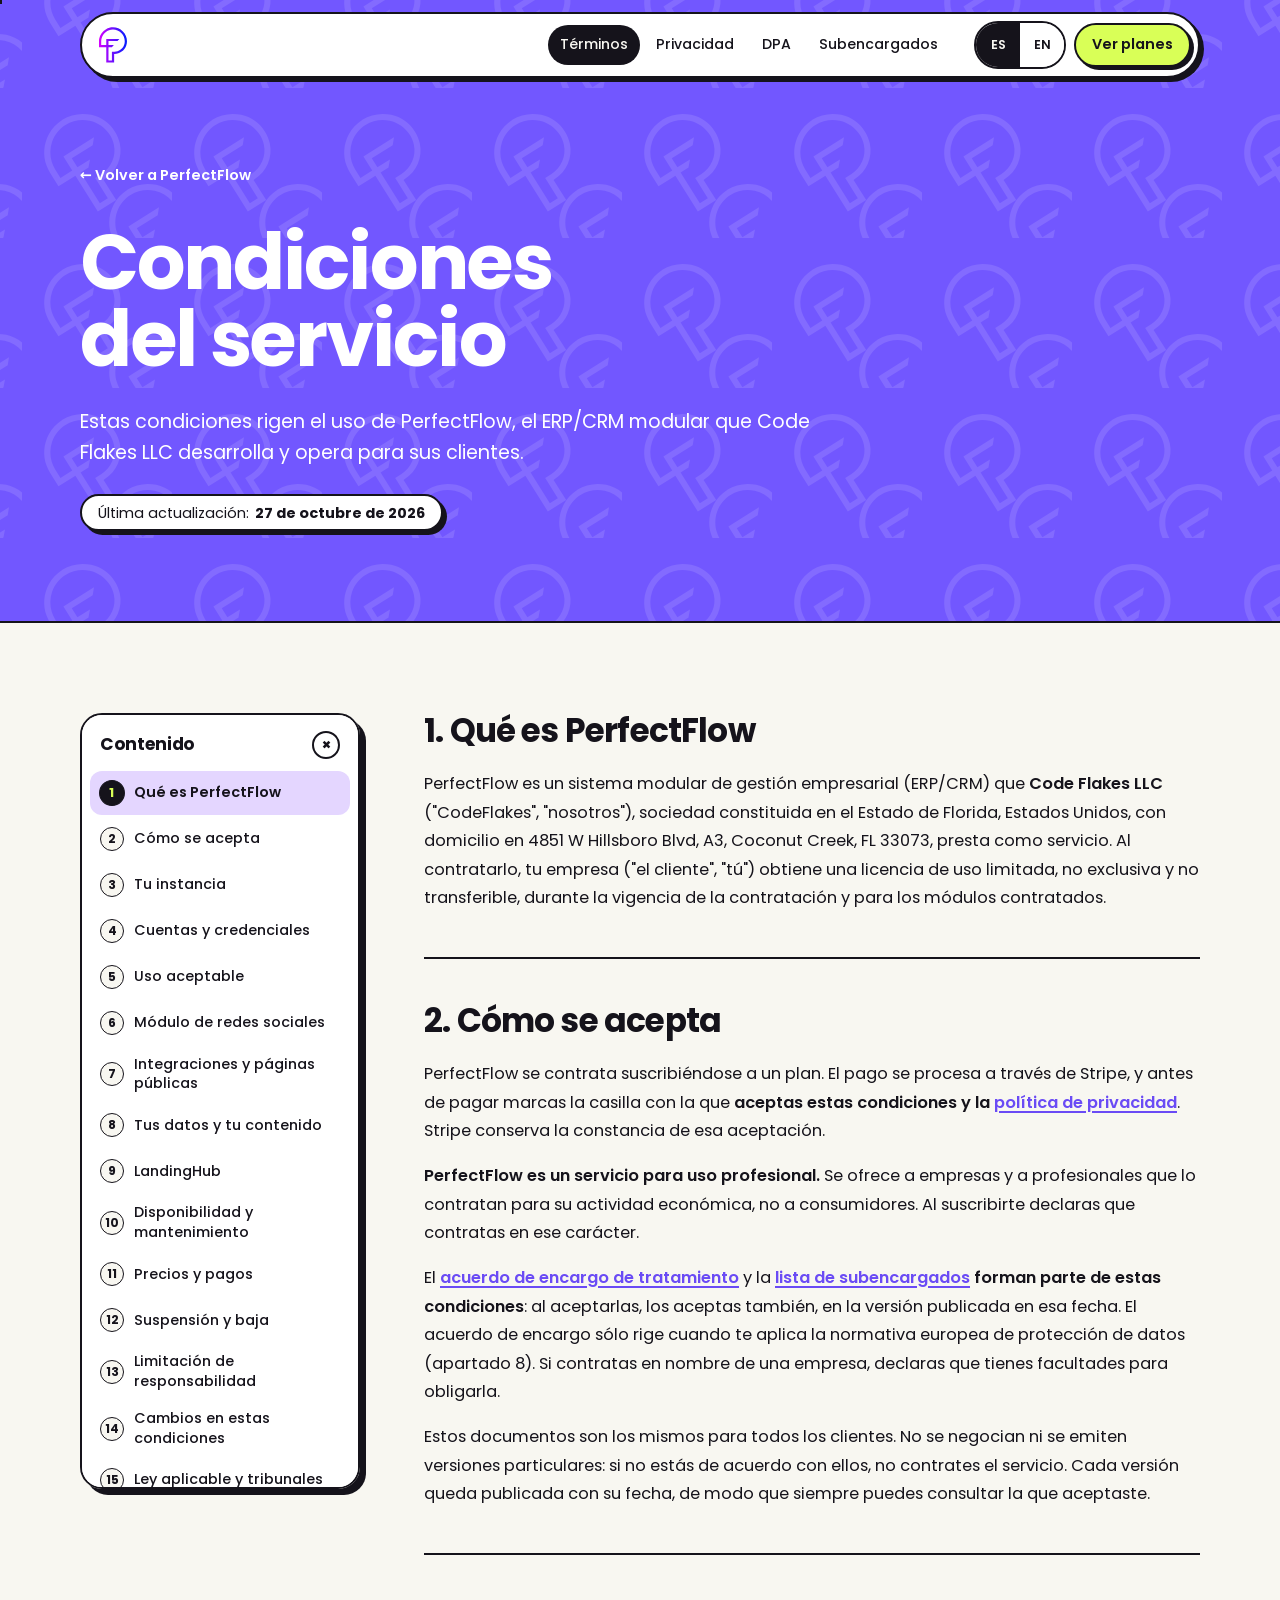
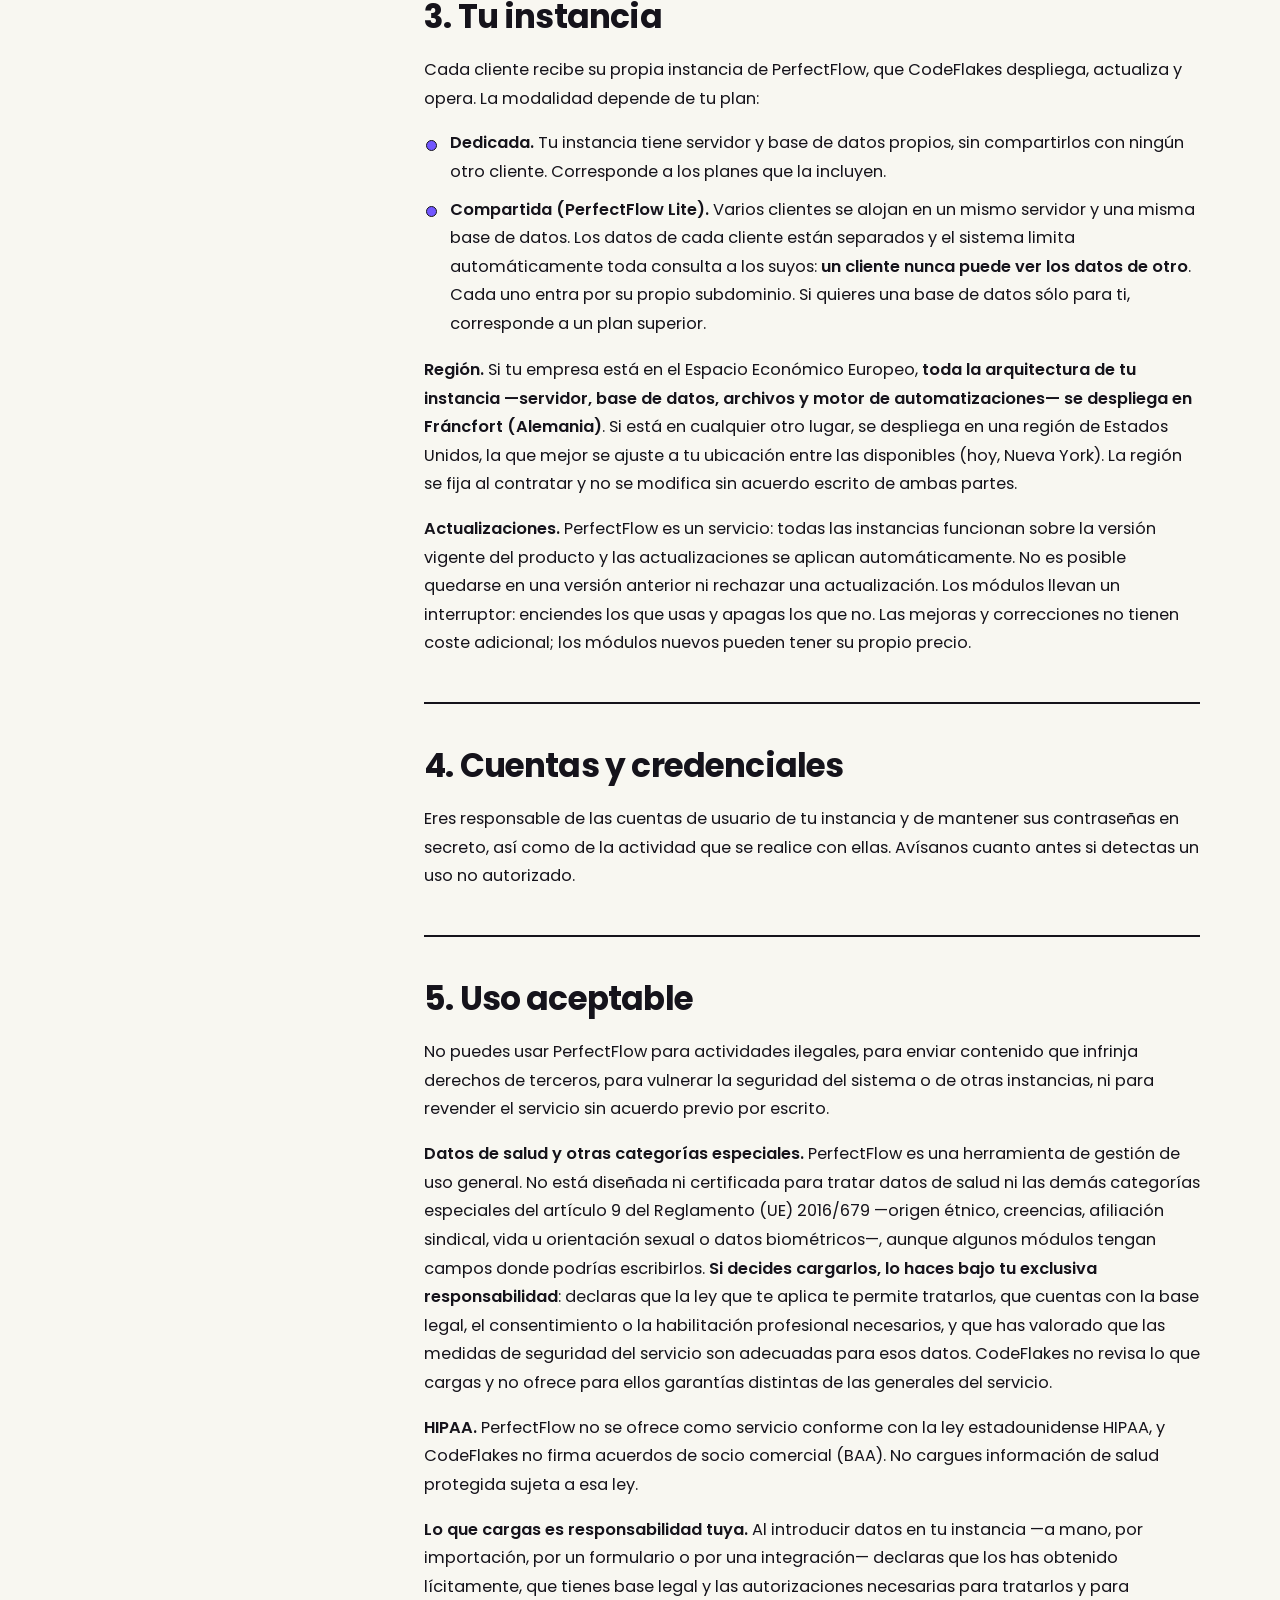
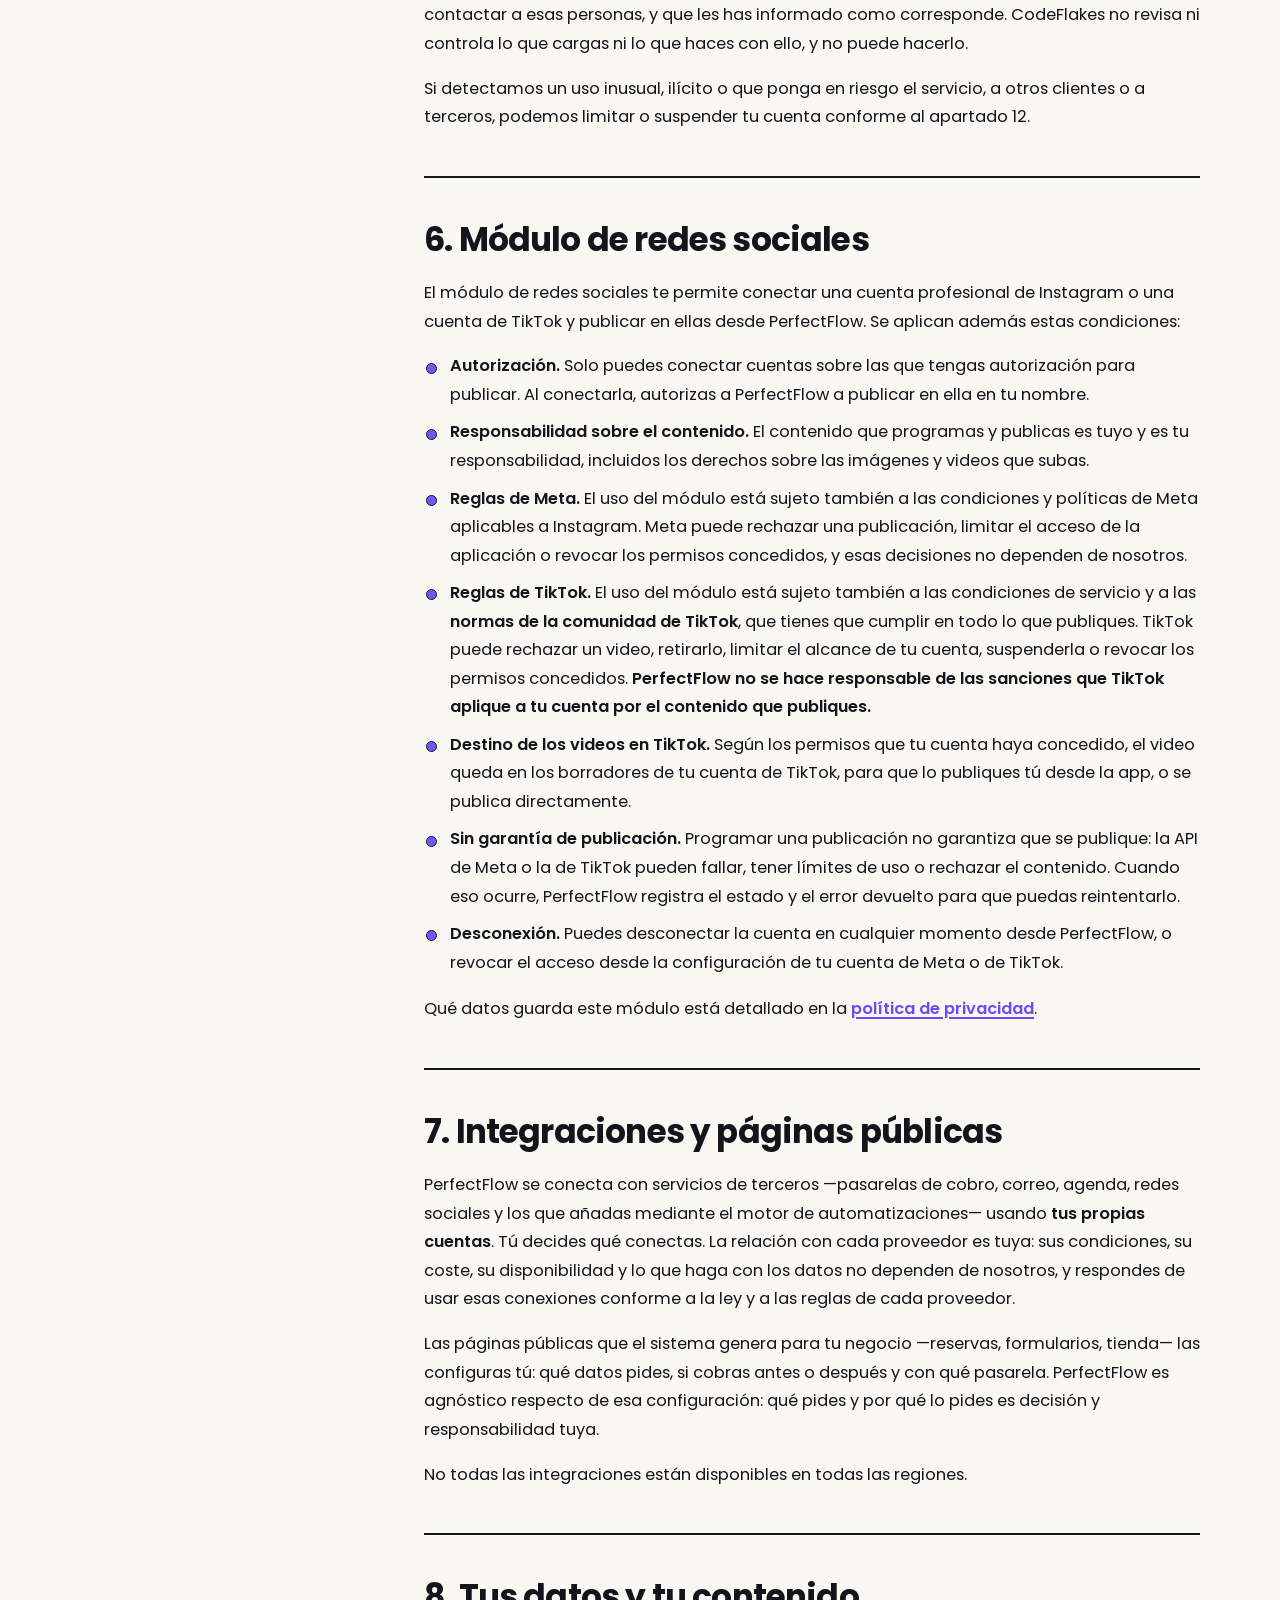
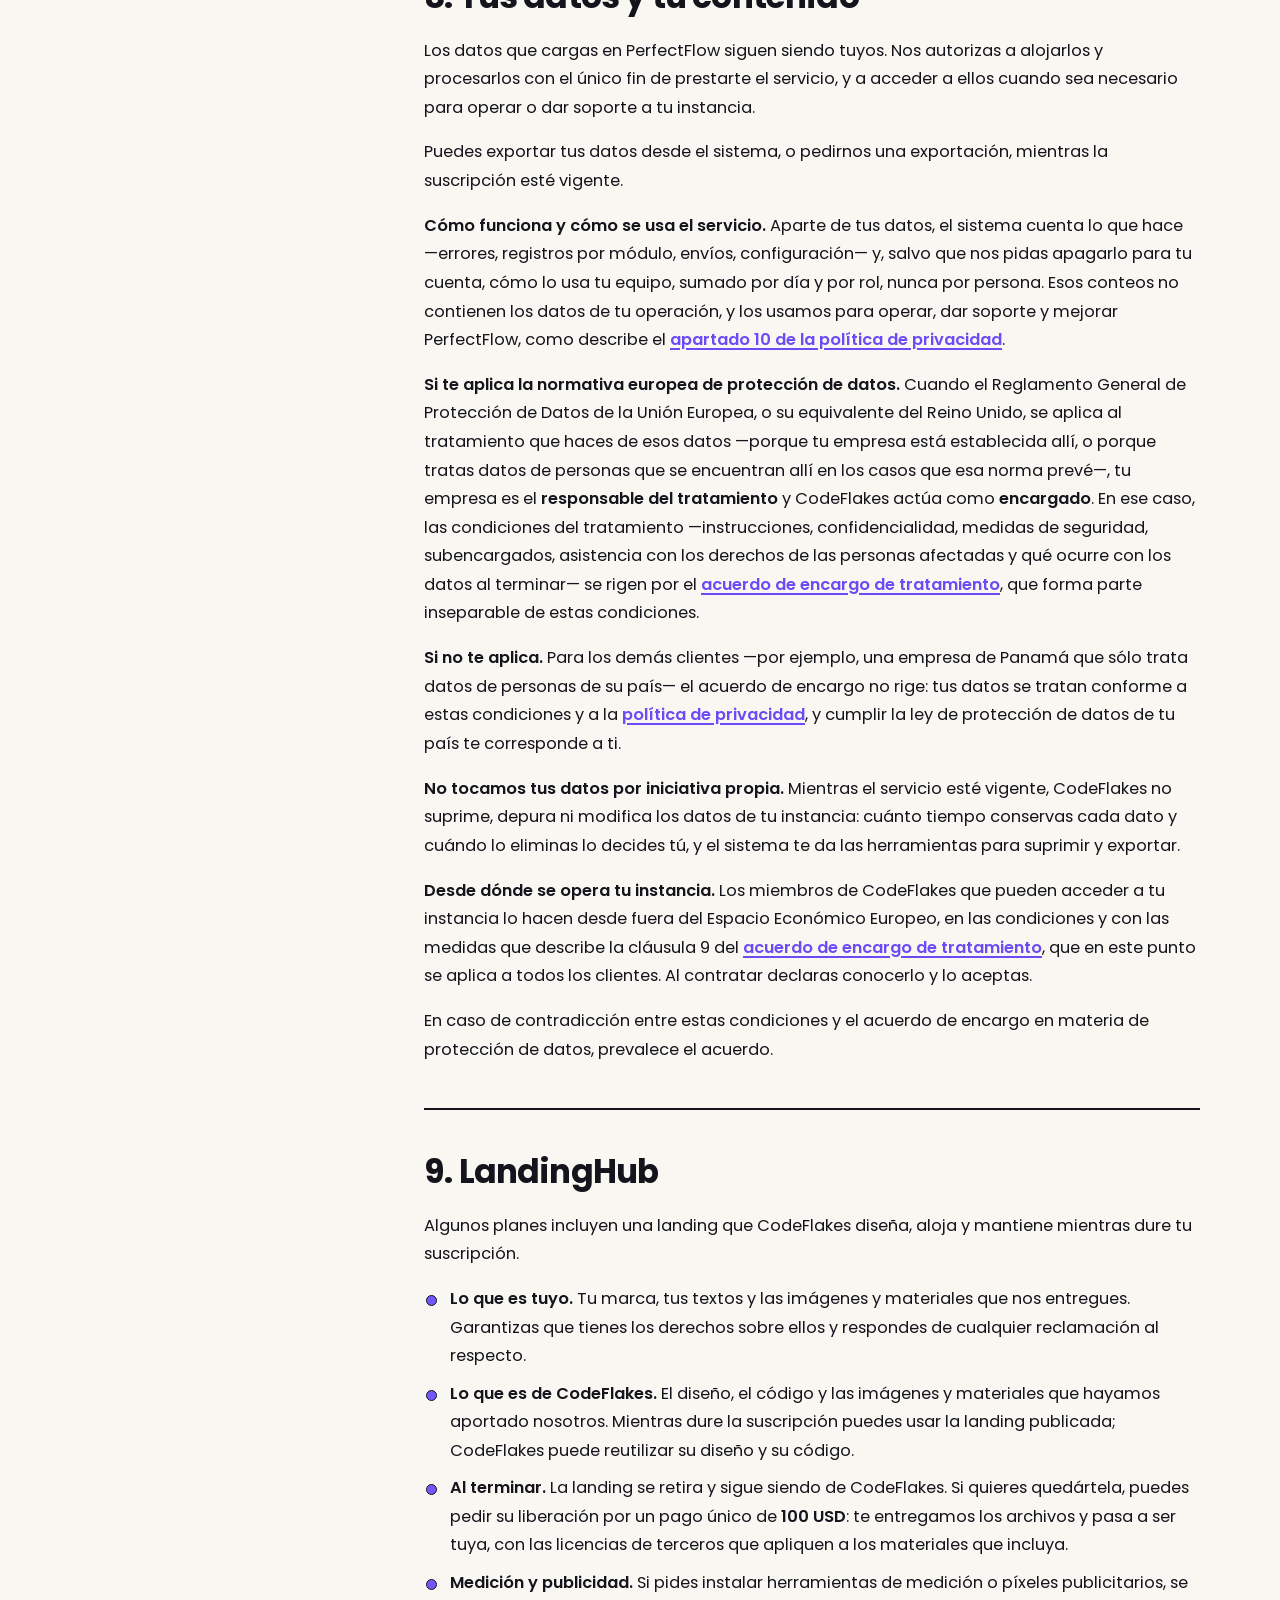
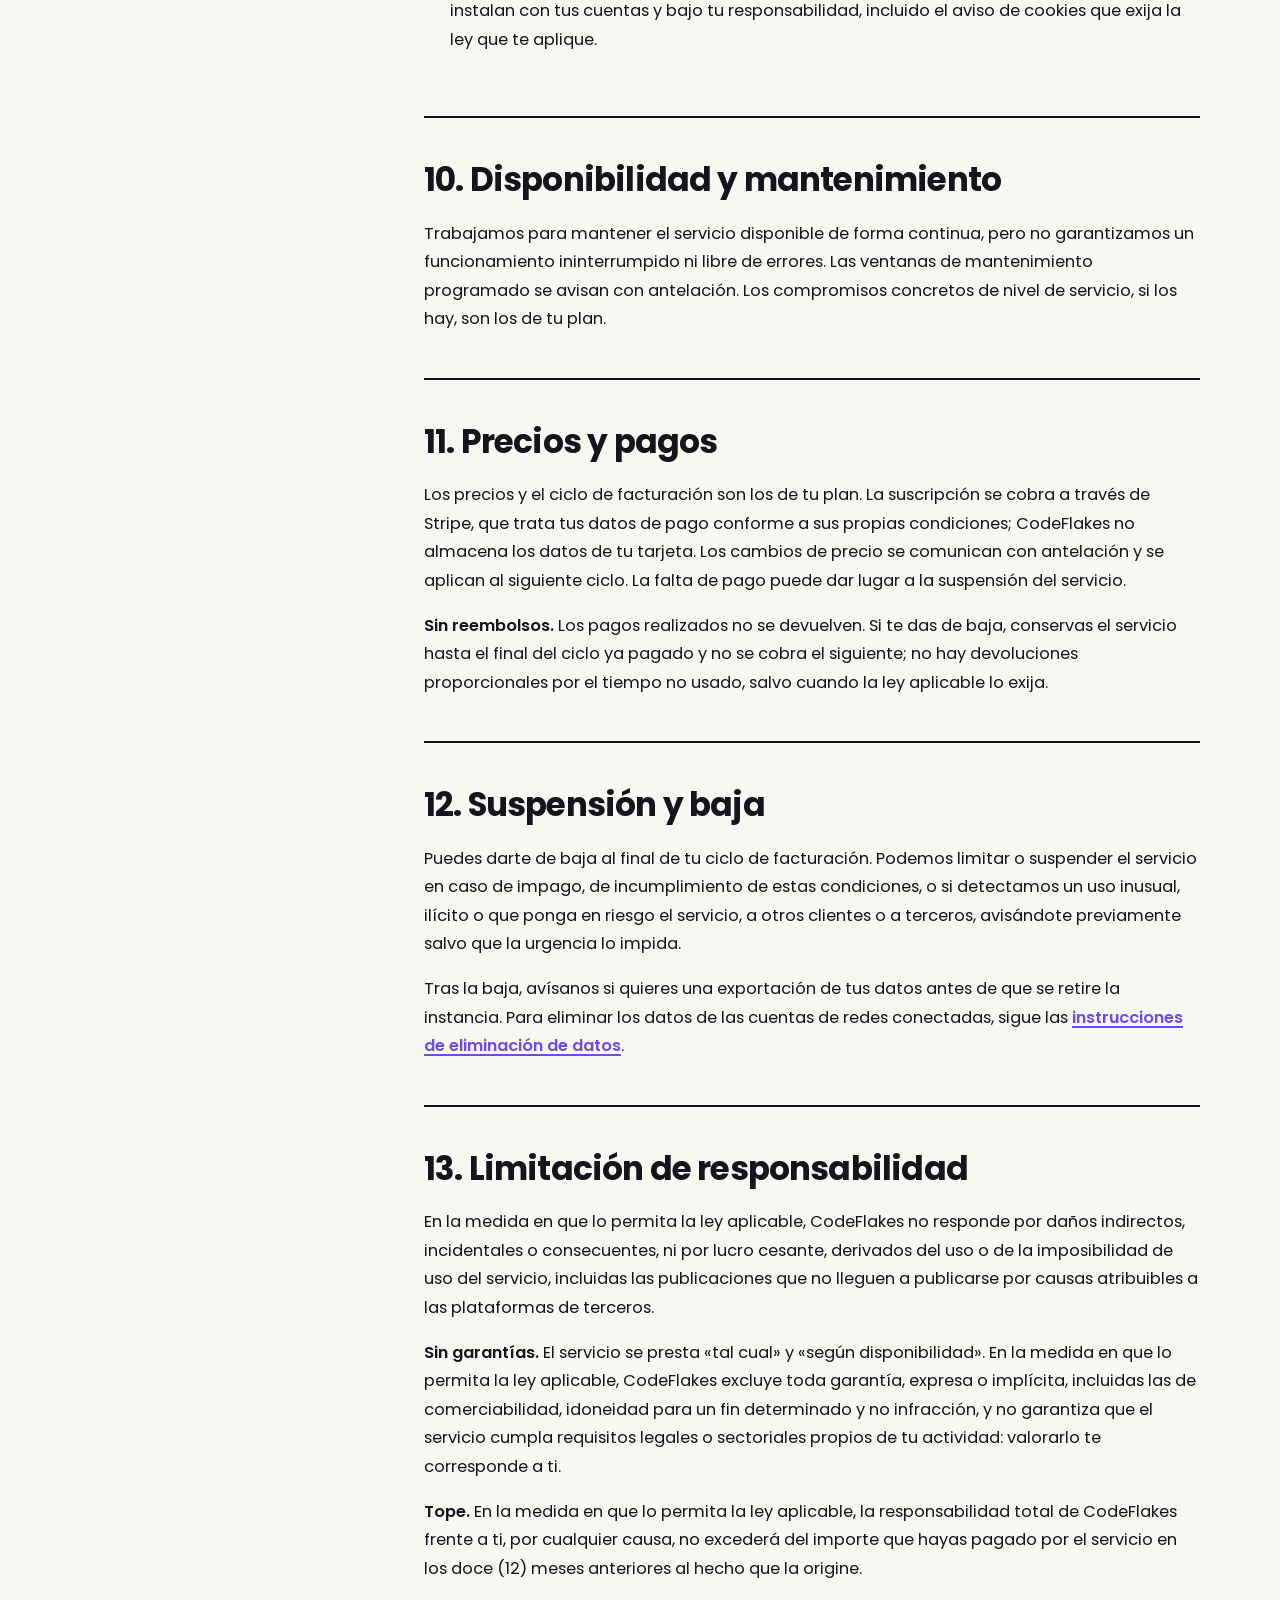
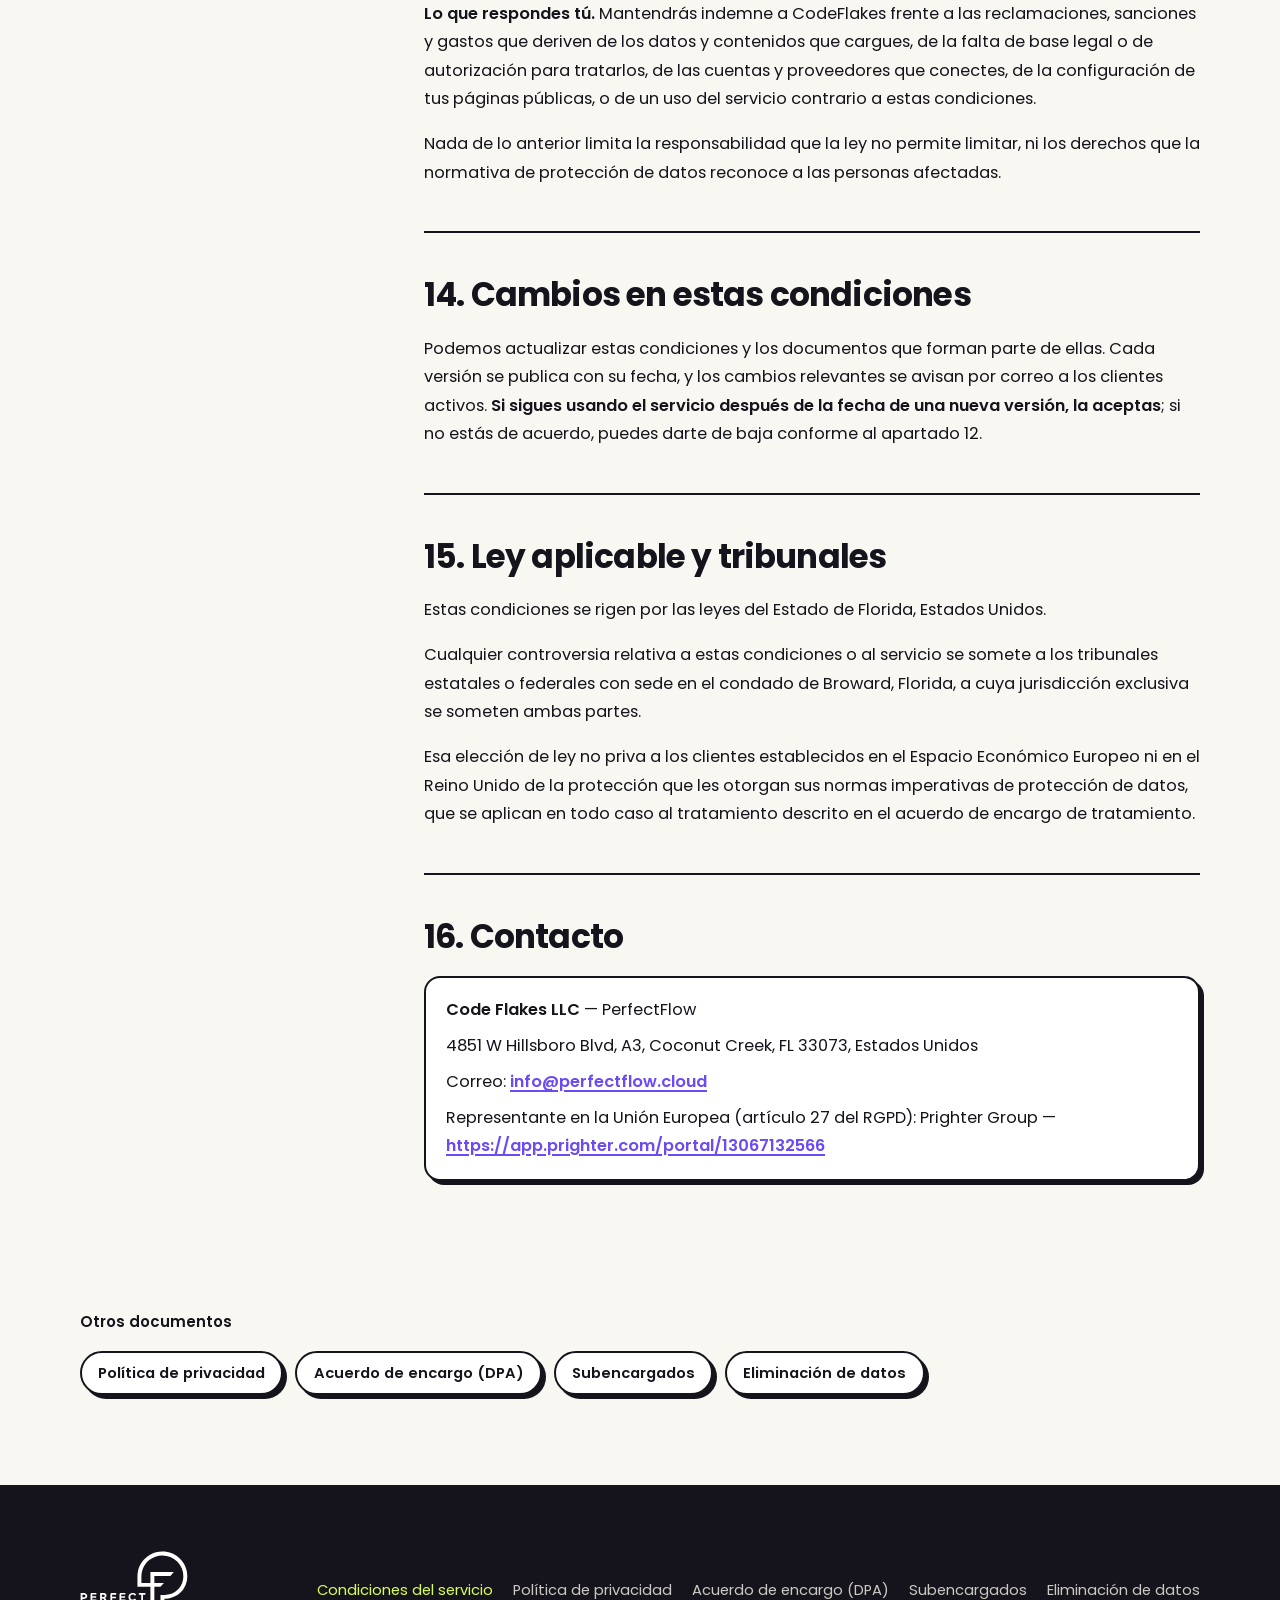
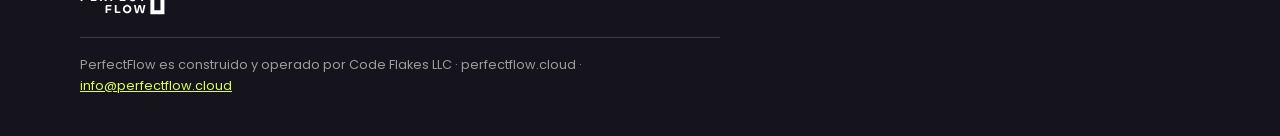
<file: preview/terminos/index.html>
<!doctype html>
<html lang="es">
<head>
<meta charset="utf-8">
<meta name="viewport" content="width=device-width, initial-scale=1, viewport-fit=cover">
<title>Condiciones del servicio — PerfectFlow</title>
<meta name="description" content="Condiciones bajo las que Code Flakes LLC presta PerfectFlow, incluido el módulo de redes sociales para Instagram y TikTok.">
<link rel="canonical" href="https://perfectflow.cloud/terminos">
<link rel="alternate" hreflang="es" href="https://perfectflow.cloud/terminos">
<link rel="alternate" hreflang="en" href="https://perfectflow.cloud/terms">
<meta name="theme-color" content="#D600FE">
<meta property="og:type" content="article"><meta property="og:site_name" content="PerfectFlow">
<meta property="og:title" content="Condiciones del servicio — PerfectFlow"><meta property="og:description" content="Condiciones bajo las que Code Flakes LLC presta PerfectFlow, incluido el módulo de redes sociales para Instagram y TikTok.">
<link rel="icon" type="image/svg+xml" href="../assets/brand/favicon.svg">
<link rel="preconnect" href="https://fonts.googleapis.com"><link rel="preconnect" href="https://fonts.gstatic.com" crossorigin>
<link rel="preload" href="https://perfectflow.cloud/assets/fonts/chillax-variable.woff2" as="font" type="font/woff2" crossorigin>
<link href="https://fonts.googleapis.com/css2?family=Poppins:wght@300;400;500;600;700&display=swap" rel="stylesheet">
<style>
@font-face{font-family:"Chillax";src:url("https://perfectflow.cloud/assets/fonts/chillax-variable.woff2") format("woff2");font-weight:200 700;font-style:normal;font-display:swap}
:root{
  --cream:#F8F7F1;
  --paper:#FFFFFF;
  --ink:#15131B;
  --ink-70:#45414F;
  --ink-45:#6B6777;
  --violet:#7257FF;
  --violet-tx:#6A4BF5;
  --magenta:#D600FE;
  --blue:#011EFE;
  --lime:#D9FF57;
  --coral:#FF6A47;
  --sky:#A9DAFF;
  --brand:linear-gradient(120deg,var(--magenta),var(--blue));

  --line:2px solid var(--ink);
  --hard:6px 6px 0 var(--ink);
  --hard-sm:4px 4px 0 var(--ink);
  --hard-lg:10px 10px 0 var(--ink);

  --r-lg:22px;
  --r-md:16px;
  --r-pill:999px;

  --shell:1200px;
  --gutter:clamp(20px,5vw,40px);
  --sec:clamp(72px,11vw,140px);

  --safe-t:env(safe-area-inset-top,0px);
  --safe-b:env(safe-area-inset-bottom,0px);
  --safe-l:env(safe-area-inset-left,0px);

  --ease:cubic-bezier(.22,.9,.24,1);
  --boing:cubic-bezier(.34,1.56,.64,1);
}
*,*::before,*::after{box-sizing:border-box}
html{-webkit-text-size-adjust:100%}
body{margin:0;background:var(--cream);color:var(--ink);font-family:"Poppins",ui-sans-serif,system-ui,-apple-system,"Segoe UI",Helvetica,Arial,sans-serif;font-size:clamp(15px,1vw,16.5px);line-height:1.65;overflow-x:hidden;-webkit-font-smoothing:antialiased}
h1,h2,h3{font-family:"Chillax","Poppins",ui-sans-serif,system-ui,sans-serif;font-weight:700;letter-spacing:-.02em;line-height:1;text-wrap:balance;margin:0}
h1{font-size:clamp(2.5rem,5.6vw,5rem);letter-spacing:-.025em;line-height:.95}
h2{font-size:clamp(2rem,4.6vw,3.8rem);letter-spacing:-.025em}
h3{font-size:clamp(1.15rem,1.8vw,1.45rem);line-height:1.08}
p{margin:0}a{color:inherit}button{font:inherit;color:inherit}
:focus-visible{outline:3px solid var(--ink);outline-offset:3px;border-radius:6px}
.b-violet :focus-visible,.b-ink :focus-visible{outline-color:var(--lime)}
::selection{background:var(--lime);color:var(--ink)}
.shell{width:100%;max-width:var(--shell);margin-inline:auto;padding-inline:max(var(--gutter),var(--safe-l))}
section{padding-block:var(--sec);border-top:var(--line);position:relative}
.lead{font-size:clamp(1.02rem,1.5vw,1.25rem);max-width:54ch;line-height:1.55;opacity:.88}
.b-violet{background:var(--violet);color:#fff}.b-lime{background:var(--lime)}.b-coral{background:var(--coral)}.b-sky{background:var(--sky)}
.b-ink{background:var(--ink);color:var(--cream)}.b-cream{background:var(--cream)}.b-paper{background:var(--paper)}.b-brand{background:linear-gradient(125deg,var(--magenta),#7A0FFE 48%,var(--blue));color:#fff}
.skip{position:absolute;left:-9999px;top:0;background:var(--ink);color:var(--cream);padding:12px 18px;z-index:300}.skip:focus{left:0}
.btn{display:inline-flex;align-items:center;justify-content:center;gap:.5em;white-space:nowrap;min-height:52px;padding:.8em 1.6em;border-radius:var(--r-pill);border:var(--line);font-weight:600;font-size:1rem;text-decoration:none;cursor:pointer;background:var(--paper);color:var(--ink);box-shadow:var(--hard-sm);transition:transform .15s var(--ease),box-shadow .15s var(--ease),background .2s}
.btn:hover{transform:translate(-2px,-2px);box-shadow:6px 6px 0 var(--ink)}.btn:active{transform:translate(4px,4px);box-shadow:0 0 0 var(--ink)}
.btn-lime{background:var(--lime)}.btn-ink{background:var(--ink);color:var(--cream)}.btn-ghost{background:transparent;color:inherit;border-color:currentColor}
.btn-sm{min-height:42px;padding:.55em 1.1em;font-size:.9rem;box-shadow:3px 3px 0 var(--ink)}
.iso{display:block;width:30px;height:36px}
.sr{position:absolute!important;width:1px;height:1px;overflow:hidden;clip:rect(0 0 0 0);white-space:nowrap}
/* cabecera */
.hdr{position:fixed;top:calc(12px + var(--safe-t));left:0;right:0;z-index:150;pointer-events:none}
.hdr-bar{pointer-events:auto;display:flex;align-items:center;gap:clamp(10px,2vw,24px);background:var(--paper);color:var(--ink);border:var(--line);border-radius:var(--r-pill);box-shadow:var(--hard-sm);padding:7px 7px 7px 16px;min-height:58px}
.logo{display:flex;align-items:center;gap:9px;min-height:44px;min-width:44px;text-decoration:none}
.nav{display:flex;gap:4px;margin-left:auto}
.nav a{text-decoration:none;font-size:.88rem;font-weight:500;padding:8px 12px;border-radius:var(--r-pill);white-space:nowrap;transition:background .2s}
.nav a:hover{background:var(--lime)}
html{scroll-behavior:smooth;scroll-padding-top:calc(96px + var(--safe-t))}
@media (prefers-reduced-motion:reduce){html{scroll-behavior:auto}}
.nav{position:relative}
.nav a{position:relative;z-index:1;transition:background .2s,color .3s var(--ease)}
.nav .ind{position:absolute;left:0;top:0;width:0;height:0;border-radius:var(--r-pill);background:var(--ink);box-shadow:2px 2px 0 var(--lime);opacity:0;pointer-events:none;z-index:0;
  transition:transform .5s var(--boing),width .5s var(--boing),opacity .25s var(--ease)}
.nav.has .ind{opacity:1}
.nav a.on{color:var(--cream)}
.nav a.on:hover{background:transparent}
.mob a.on{color:var(--violet)}
.mob a.on::before{content:"";display:inline-block;width:10px;height:10px;border-radius:50%;background:var(--lime);border:2px solid var(--ink);margin-right:10px;vertical-align:.18em}
.hdr-end{display:flex;align-items:center;gap:8px}
.lang{display:flex;border:var(--line);border-radius:var(--r-pill);overflow:hidden}
.lang button{border:0;background:var(--paper);padding:6px 11px;font-size:.78rem;font-weight:600;cursor:pointer;min-height:44px;min-width:44px}
.lang button[aria-pressed="true"]{background:var(--ink);color:var(--cream)}
@media (max-width:980px){.nav{display:none}.hdr-end{margin-left:auto}}
@media (max-width:520px){.hdr-end .btn{display:none}}
.prog{position:fixed;top:0;left:0;height:4px;width:0;background:var(--lime);z-index:160;border-right:2px solid var(--ink)}
/* hero */
.hero{border-top:0;padding-top:calc(110px + var(--safe-t) + clamp(20px,4vw,44px));padding-bottom:clamp(64px,8vw,110px);overflow:hidden;isolation:isolate}
.hero-pattern{position:absolute;inset:-10%;z-index:0;pointer-events:none;opacity:.08;background-size:150px 150px;animation:pan 60s linear infinite}
@keyframes pan{to{background-position:300px -150px}}
.hero .shell{position:relative;z-index:1}
.hero-grid{display:grid;grid-template-columns:minmax(0,1.05fr) minmax(0,.95fr);gap:clamp(36px,5vw,64px);align-items:center}
@media (max-width:980px){.hero-grid{grid-template-columns:1fr}}
.back{display:inline-flex;align-items:center;gap:6px;min-height:44px;font-size:.86rem;font-weight:600;text-decoration:none;opacity:.85}
.back:hover{opacity:1;text-decoration:underline}
.badge{display:inline-block;background:var(--lime);color:var(--ink);border:var(--line);border-radius:var(--r-pill);box-shadow:var(--hard-sm);padding:.4em 1em;font-weight:600;font-size:.92rem;transform:rotate(-3deg);margin-top:18px}
.hero h1{margin:.38em 0 .32em;max-width:15ch}
.price{display:flex;align-items:baseline;flex-wrap:wrap;gap:6px 12px;margin-top:22px}
.price .amt{font-family:"Chillax","Poppins",sans-serif;font-weight:700;font-size:clamp(3.2rem,7vw,5.2rem);letter-spacing:-.03em;line-height:.9}
.price .per{font-weight:600;font-size:1.05rem;opacity:.85}
.price .note{flex-basis:100%;font-size:.86rem;opacity:.75}
.facts{display:flex;flex-wrap:wrap;gap:8px;margin-top:20px}
.fact{display:inline-flex;align-items:center;gap:7px;border:var(--line);border-radius:var(--r-pill);background:var(--paper);color:var(--ink);padding:.35em .9em;font-size:.84rem;font-weight:600;box-shadow:2px 2px 0 var(--ink)}
.fact i{width:18px;height:18px;border-radius:50%;background:var(--lime);border:1.5px solid var(--ink);display:grid;place-items:center;font-style:normal;font-size:.6rem;font-weight:700}
.cta-row{display:flex;flex-wrap:wrap;gap:12px;margin-top:26px}
/* asientos */
.chipx{display:inline-flex;align-items:center;gap:6px;border:1.5px solid var(--ink);border-radius:var(--r-pill);padding:.25em .75em;font-size:.76rem;font-weight:600;background:var(--cream)}
.chipx svg{width:14px;height:14px;fill:none;stroke:var(--ink);stroke-width:2;stroke-linecap:round;stroke-linejoin:round}
@keyframes blinkc{50%{opacity:0}}
/* para quién */
.who-grid{display:grid;grid-template-columns:repeat(3,minmax(0,1fr));gap:clamp(14px,1.8vw,22px);margin-top:clamp(30px,4vw,48px)}
@media (max-width:900px){.who-grid{grid-template-columns:1fr}}
.who{border:var(--line);border-radius:var(--r-lg);box-shadow:var(--hard);padding:clamp(18px,2.2vw,26px);background:var(--paper);transform:rotate(var(--r,0deg));transition:transform .3s var(--boing)}
.who:hover{transform:rotate(0) translateY(-4px)}
.who .ic{width:44px;height:44px;border-radius:12px;border:var(--line);display:grid;place-items:center;background:var(--c,var(--lime));margin-bottom:14px}
.who .ic svg{width:21px;height:21px;fill:none;stroke:var(--ink);stroke-width:2;stroke-linecap:round;stroke-linejoin:round}
.who p{margin-top:8px;font-size:.95rem;line-height:1.5;opacity:.86}
/* qué incluye */
.inc-grid{display:grid;grid-template-columns:repeat(3,minmax(0,1fr));gap:12px;margin-top:clamp(30px,4vw,48px)}
@media (max-width:900px){.inc-grid{grid-template-columns:repeat(2,minmax(0,1fr))}}
@media (max-width:560px){.inc-grid{grid-template-columns:1fr}}
.inc{border:var(--line);border-radius:var(--r-md);background:var(--paper);padding:16px;display:flex;gap:12px;align-items:flex-start;box-shadow:3px 3px 0 var(--ink)}
.inc .ck{width:28px;height:28px;border-radius:50%;background:var(--lime);border:var(--line);display:grid;place-items:center;flex:0 0 28px;font-weight:700;font-size:.8rem}
.inc b{display:block;font-family:"Chillax","Poppins",sans-serif;font-size:1.02rem;line-height:1.15}
.inc p{font-size:.86rem;line-height:1.45;color:var(--ink-70);margin-top:4px}
.inc.star{background:var(--ink);color:var(--cream)}
.inc.star p{color:rgba(251,246,236,.75)}
.inc.star .ck{background:var(--lime);color:var(--ink)}
.inc .tagp{display:inline-block;margin-top:8px;font-size:.75rem;font-weight:700;border:1.5px solid currentColor;border-radius:var(--r-pill);padding:.05em .6em}
/* comparar */
.cmp{margin-top:clamp(30px,4vw,48px);display:grid;grid-template-columns:repeat(3,minmax(0,1fr));gap:14px}
@media (max-width:900px){.cmp{grid-template-columns:1fr}}
.cmpc{border:var(--line);border-radius:var(--r-lg);background:var(--paper);color:var(--ink);padding:18px;display:flex;flex-direction:column;gap:8px;text-decoration:none;box-shadow:3px 3px 0 var(--ink);transition:transform .2s var(--boing),box-shadow .2s}
.cmpc:hover{transform:translate(-2px,-3px);box-shadow:6px 6px 0 var(--ink)}
.cmpc.cur{background:var(--lime);box-shadow:var(--hard);transform:rotate(-1deg)}
.cmpc h3{font-size:1.35rem}
.cmpc .pp{font-family:"Chillax","Poppins",sans-serif;font-weight:700;font-size:1.5rem}
.cmpc .pp small{font-family:"Poppins",sans-serif;font-weight:500;font-size:.8rem;opacity:.7}
.cmpc .ub{height:10px;border-radius:5px;background:rgba(26,26,26,.1);overflow:hidden;margin-top:4px}
.cmpc .ub i{display:block;height:100%;width:0;background:var(--ink);border-radius:5px;transition:width 1s var(--ease)}
.cmpc .ul{font-size:.82rem;font-weight:600}
.cmpc .go{margin-top:auto;font-size:.84rem;font-weight:600;text-decoration:underline;text-underline-offset:3px}
.cmpc .here{font-size:.75rem;font-weight:700;background:var(--ink);color:var(--lime);border-radius:var(--r-pill);padding:.1em .7em;align-self:flex-start}
/* cómo empiezas */
.steps{display:grid;grid-template-columns:repeat(3,minmax(0,1fr));gap:14px;margin-top:clamp(30px,4vw,48px);counter-reset:s}
@media (max-width:900px){.steps{grid-template-columns:1fr}}
.stp{border:2px solid rgba(255,255,255,.85);border-radius:var(--r-lg);padding:18px;position:relative}
.stp .n{display:inline-grid;place-items:center;width:34px;height:34px;border-radius:50%;background:var(--lime);color:var(--ink);border:var(--line);font-weight:700;font-family:"Chillax","Poppins",sans-serif;margin-bottom:10px}
.stp p{margin-top:6px;font-size:.93rem;opacity:.88;line-height:1.5}
.lh-note{margin-top:22px;display:inline-flex;align-items:center;gap:10px;border:2px solid #fff;border-radius:var(--r-pill);padding:.5em 1.1em;font-weight:600}
.lh-note b{background:var(--lime);color:var(--ink);border-radius:var(--r-pill);padding:.05em .6em}
/* preguntas */
.faq{margin-top:clamp(28px,4vw,44px);display:grid;gap:10px;max-width:860px}
.faq details{border:var(--line);border-radius:var(--r-md);background:var(--paper);box-shadow:3px 3px 0 var(--ink);overflow:hidden}
.faq summary{cursor:pointer;list-style:none;padding:16px 50px 16px 18px;font-weight:600;position:relative;min-height:52px}
.faq summary::-webkit-details-marker{display:none}
.faq summary::after{content:"+";position:absolute;right:18px;top:50%;transform:translateY(-50%);font-family:"Chillax","Poppins",sans-serif;font-size:1.5rem;transition:transform .3s var(--boing)}
.faq details[open] summary::after{transform:translateY(-50%) rotate(45deg)}
.faq details p{padding:0 18px 18px;color:var(--ink-70)}
/* cierre y pie */
.close{text-align:center}
.close h2{max-width:18ch;margin-inline:auto}
.close .lead{margin:18px auto 0}
.close .cta-row{justify-content:center}
.foot{background:var(--ink);color:var(--cream);border-top:var(--line);padding-block:clamp(40px,5vw,64px) calc(120px + var(--safe-b))}
.foot-grid{display:flex;flex-wrap:wrap;gap:20px 40px;align-items:flex-start;justify-content:space-between}
.foot a{color:var(--lime)}
.foot-legal{display:flex;flex-wrap:wrap;gap:4px 20px;margin-top:18px}
.foot-legal a{display:inline-flex;align-items:center;min-height:44px;font-size:.86rem;color:rgba(251,246,236,.7);text-decoration:underline;text-underline-offset:3px}
.foot-legal a:hover,.foot-legal a[aria-current="page"]{color:var(--lime)}
.foot .note{margin-top:22px;padding-top:16px;border-top:1px solid rgba(251,246,236,.18);font-size:.8rem;color:rgba(251,246,236,.6);max-width:80ch}
/* barra de compra fija */
.buybar{position:fixed;left:0;right:0;bottom:0;z-index:140;padding:0 max(12px,var(--safe-l)) calc(12px + var(--safe-b));transform:translateY(120%);transition:transform .45s var(--boing);pointer-events:none}
.buybar.on{transform:none}
.buybar-in{pointer-events:auto;max-width:var(--shell);margin-inline:auto;display:flex;align-items:center;gap:12px 18px;flex-wrap:wrap;background:var(--ink);color:var(--cream);border:var(--line);border-radius:var(--r-lg);box-shadow:6px 6px 0 var(--lime);padding:10px 10px 10px 18px}
.buybar .bn{display:flex;flex-direction:column;line-height:1.2;min-width:0}
.buybar .bn b{font-family:"Chillax","Poppins",sans-serif;font-size:1.05rem}
.buybar .bn small{font-size:.78rem;color:rgba(251,246,236,.7)}
.buybar .bp{font-family:"Chillax","Poppins",sans-serif;font-weight:700;font-size:1.35rem;margin-left:auto;white-space:nowrap}
.buybar .bp small{font-family:"Poppins",sans-serif;font-weight:500;font-size:.78rem;opacity:.7}
.buybar .btn{min-height:46px}
.buybar .other{display:inline-flex;align-items:center;min-height:44px;color:var(--cream);font-size:.82rem;font-weight:600;text-decoration:underline;text-underline-offset:3px;white-space:nowrap}
@media (max-width:640px){.buybar .bn small,.buybar .other{display:none}.buybar-in{flex-wrap:nowrap;padding:8px 8px 8px 14px}.buybar .bn{flex:1 1 auto}.buybar .bn b{white-space:nowrap;overflow:hidden;text-overflow:ellipsis}.buybar .bp{font-size:1.1rem}.buybar .btn{padding:.6em 1em;font-size:.9rem;white-space:nowrap;flex:none}}
@media (max-width:460px){.buybar .bn{display:none}.buybar .bp{margin-left:0;margin-right:auto}}
/* entradas */
.rv{opacity:0;transform:translateY(24px);transition:opacity .6s var(--ease),transform .7s var(--boing)}
.rv.in{opacity:1;transform:none}
@media (prefers-reduced-motion:reduce){
  *,*::before,*::after{animation-duration:.001ms!important;animation-iteration-count:1!important;transition-duration:.001ms!important}
  .rv{opacity:1!important;transform:none!important}
}

/* ============ la forja: tu PerfectFlow armándose ============ */
.forge{position:relative;width:100%;max-width:620px;margin-inline:auto;aspect-ratio:1/.98;border:var(--line);border-radius:28px;box-shadow:var(--hard-lg);overflow:hidden;isolation:isolate;
  background:radial-gradient(110% 80% at 80% -5%,rgba(214,0,254,.42),transparent 58%),radial-gradient(90% 80% at -5% 105%,rgba(1,30,254,.5),transparent 62%),#0D0A18;color:var(--ink)}
.fg-art{position:absolute;inset:0;perspective:1200px}
.fg-floor{position:absolute;left:-40%;right:-40%;bottom:-30%;height:75%;transform:rotateX(70deg);transform-origin:50% 0;opacity:0;transition:opacity .9s var(--ease);
  background-image:linear-gradient(rgba(200,240,75,.28) 1px,transparent 1px),linear-gradient(90deg,rgba(200,240,75,.28) 1px,transparent 1px);background-size:44px 44px;
  -webkit-mask-image:linear-gradient(to top,#000 10%,transparent 85%);mask-image:linear-gradient(to top,#000 10%,transparent 85%)}
.forge.s1 .fg-floor{opacity:1;animation:floor 2.4s linear infinite}
@keyframes floor{to{background-position:0 44px,0 0}}
.fg-dust{position:absolute;inset:0;background-image:radial-gradient(1.5px 1.5px at 12% 18%,#fff 50%,transparent 51%),radial-gradient(1px 1px at 78% 12%,#fff 50%,transparent 51%),radial-gradient(1.5px 1.5px at 88% 46%,#A9DAFF 50%,transparent 51%),radial-gradient(1px 1px at 30% 8%,#C8F04B 50%,transparent 51%),radial-gradient(1px 1px at 6% 62%,#fff 50%,transparent 51%),radial-gradient(1.5px 1.5px at 62% 6%,#fff 50%,transparent 51%);opacity:.55;animation:tw 3.2s ease-in-out infinite alternate}
@keyframes tw{to{opacity:.2}}
.fw-tilt{position:absolute;inset:0;transform-style:preserve-3d;transform:rotateX(var(--ty,0deg)) rotateY(var(--tx,0deg));transition:transform .35s ease-out}
.fw{position:absolute;left:6%;right:6%;top:19%;height:57%;transform-style:preserve-3d;transform:rotateX(26deg) rotateY(-20deg) rotateZ(6deg) scale(.9);transition:transform 1.6s var(--ease)}
.forge.done .fw{transform:rotateX(10deg) rotateY(-11deg) rotateZ(1.5deg) scale(1)}
.fw-frame{position:absolute;inset:0;border-radius:16px;border:1.5px solid rgba(169,218,255,.8);background:rgba(169,218,255,.05);box-shadow:0 0 28px rgba(169,218,255,.35),inset 0 0 28px rgba(169,218,255,.12);
  clip-path:inset(0 100% 100% 0 round 16px);transition:clip-path 1.1s var(--ease),background .6s var(--ease),border-color .6s,box-shadow .6s}
.forge.s1 .fw-frame{clip-path:inset(0 0 0 0 round 16px)}
.forge.solid .fw-frame{background:var(--cream);border:2px solid var(--ink);box-shadow:0 40px 70px -24px rgba(0,0,0,.75),0 0 0 1px rgba(255,255,255,.08)}
.fw-in{position:absolute;inset:0;padding:3%;display:grid;grid-template-columns:23% minmax(0,1fr);grid-template-rows:11% minmax(0,1fr);gap:3%;transform-style:preserve-3d;--acc:var(--violet)}
.forge.brandless .fw-in{--acc:#B7B3C4}
.pc{position:relative;border:1.5px dashed rgba(200,240,75,.9);border-radius:10px;background:rgba(200,240,75,.05);opacity:0;min-width:0;min-height:0;overflow:hidden;
  transform:translate3d(var(--fx,0),var(--fy,0),var(--fz,0)) rotate(var(--fr,0)) scale(.6);
  transition:transform 1s var(--ease),opacity .5s var(--ease),background .5s var(--ease),border-color .5s,box-shadow .5s}
.pc.on{opacity:1;transform:translate3d(0,0,0)}
.forge.solid .pc{border-style:solid;border-color:var(--ink);background:var(--paper);box-shadow:2px 2px 0 var(--ink)}
.ct{opacity:0;transition:opacity .45s var(--ease) .15s;height:100%}
.forge.solid .ct{opacity:1}
/* barra superior */
.fw-bar{grid-column:1/-1;display:flex}
.fw-bar .ct{display:flex;align-items:center;gap:6px;padding:0 3%;width:100%}
.fw-bar .dots{display:flex;gap:3px}.fw-bar .dots i{width:6px;height:6px;border-radius:50%;background:#FF6A47;border:1px solid var(--ink)}.fw-bar .dots i:nth-child(2){background:#FFD23F}.fw-bar .dots i:nth-child(3){background:var(--lime)}
.fw-url{flex:1;min-width:0;font-family:ui-monospace,SFMono-Regular,Menlo,monospace;font-size:clamp(.5rem,1.3vw,.66rem);background:var(--cream);border:1px solid var(--ink);border-radius:6px;padding:.15em .5em;white-space:nowrap;overflow:hidden;text-overflow:ellipsis}
.fw-url .caret{display:inline-block;width:1.5px;height:.9em;background:var(--ink);vertical-align:-1px;animation:blinkc .8s steps(1) infinite}
.fw-team{display:flex;align-items:center}
.fw-team i{width:14px;height:14px;border-radius:50%;border:1.5px solid var(--ink);margin-left:-5px;background:var(--c);transform:scale(0);transition:transform .4s var(--boing)}
.fw-team i.on{transform:scale(1)}
.fw-count{font-family:"Chillax","Poppins",sans-serif;font-weight:700;font-size:clamp(.55rem,1.4vw,.72rem);margin-left:4px;font-variant-numeric:tabular-nums;white-space:nowrap}
/* barra lateral */
.fw-side{display:grid;grid-template-rows:repeat(7,minmax(0,1fr));gap:5%;background:transparent;border:0;opacity:1;transform:none;overflow:visible}
.forge.solid .fw-side{background:transparent;border:0;box-shadow:none}
.fw-side .pc{border-radius:8px}
.fw-side .ct{display:flex;align-items:center;gap:6%;padding:0 8%;font-size:clamp(.45rem,1.2vw,.62rem);font-weight:600;white-space:nowrap}
.fw-side .ct i{width:8px;height:8px;border-radius:3px;background:var(--acc);flex:none;transition:background .6s}
.fw-side .pc.act{}
.forge.solid .fw-side .pc.act{background:var(--acc);color:#fff}
.forge.solid .fw-side .pc.act .ct i{background:#fff}
.fw-side .logo-pc .ct{justify-content:center}
.fw-side .logo-pc svg{height:70%;width:auto}
.forge.solid .fw-side .logo-pc{background:var(--ink)}
/* rejilla principal */
.fw-main{display:grid;grid-template-columns:repeat(3,minmax(0,1fr));grid-template-rows:repeat(2,minmax(0,1fr));gap:4%;transform-style:preserve-3d}
.t-lbl{font-size:clamp(.42rem,1.1vw,.58rem);font-weight:600;color:var(--ink-70);display:block}
.t-kpi .ct{padding:10%;display:flex;flex-direction:column;justify-content:space-between}
.forge.solid .t-kpi{background:var(--lime)}
.t-kpi b{font-family:"Chillax","Poppins",sans-serif;font-size:clamp(1.1rem,3.6vw,2rem);line-height:1;font-variant-numeric:tabular-nums}
.t-chart{grid-column:span 2}
.t-chart .ct{padding:5% 6%;display:flex;flex-direction:column}
.bars{flex:1;display:flex;align-items:flex-end;gap:5%;padding-top:6%}
.bars i{flex:1;height:var(--h);background:var(--acc);border:1px solid var(--ink);border-radius:3px 3px 0 0;transform:scaleY(0);transform-origin:bottom;transition:transform .8s var(--boing),background .6s}
.forge.live .bars i{transform:scaleY(1)}
.bars i:nth-child(2){transition-delay:.06s}.bars i:nth-child(3){transition-delay:.12s}.bars i:nth-child(4){transition-delay:.18s}.bars i:nth-child(5){transition-delay:.24s}.bars i:nth-child(6){transition-delay:.3s}.bars i:nth-child(7){transition-delay:.36s}
.bars i:last-child{background:var(--lime)}
.t-cal{grid-column:span 2}
.t-cal .ct{padding:5% 6%;display:flex;flex-direction:column}
.cal-g{flex:1;display:grid;grid-template-columns:repeat(5,1fr);grid-template-rows:repeat(3,1fr);gap:4%;margin-top:4%}
.cal-g span{border:1px dashed rgba(26,26,26,.2);border-radius:4px}
.cal-g span.e{border:1px solid var(--ink);background:var(--c);transform:scale(0);transition:transform .45s var(--boing)}
.forge.live .cal-g span.e{transform:scale(1)}
.t-flow .ct{padding:8%;display:flex;flex-direction:column;justify-content:space-between}
.flow-n{display:flex;align-items:center;gap:6%;font-size:clamp(.42rem,1.1vw,.58rem);font-weight:600;white-space:nowrap;opacity:.25;transform:translateX(-6px);transition:opacity .35s,transform .45s var(--boing)}
.flow-n i{width:10px;height:10px;border-radius:50%;border:1.5px solid var(--ink);background:var(--paper);flex:none;transition:background .3s}
.flow-n.on{opacity:1;transform:none}.flow-n.on i{background:var(--acc)}
/* capas de departamentos (Company) */
.fw-ghost{position:absolute;left:6%;right:6%;top:19%;height:57%;border-radius:16px;border:1.5px dashed rgba(169,218,255,.55);background:rgba(169,218,255,.04);opacity:0;
  transform:rotateX(26deg) rotateY(-20deg) rotateZ(6deg) translateZ(0) scale(.9);transition:transform 1.4s var(--ease),opacity .8s var(--ease),background .6s,border-color .6s}
.fw-ghost b{position:absolute;top:-1.7em;left:12px;font-size:.62rem;font-weight:700;color:var(--lime);letter-spacing:.06em;text-transform:uppercase;white-space:nowrap}
.forge.layers .fw-ghost{opacity:1}
.forge.layers .fw-ghost.g1{transform:rotateX(10deg) rotateY(-11deg) rotateZ(1.5deg) translate3d(-4%,-17%,-70px) scale(.97)}
.forge.layers .fw-ghost.g2{transform:rotateX(10deg) rotateY(-11deg) rotateZ(1.5deg) translate3d(-8%,-34%,-140px) scale(.94)}
.forge.solid.layers .fw-ghost{border:2px solid var(--ink);background:rgba(251,246,236,.62);box-shadow:0 30px 50px -24px rgba(0,0,0,.7)}
.forge.solid.layers .fw-ghost.g2{background:rgba(251,246,236,.36)}
.fw-tag{position:absolute;top:-1.7em;left:10px;font-size:.62rem;font-weight:700;color:var(--lime);letter-spacing:.06em;text-transform:uppercase;opacity:0;transition:opacity .5s;white-space:nowrap}
.forge.layers .fw-tag{opacity:1}
.forge[data-layers] .fw,.forge[data-layers] .fw-ghost{top:25%;height:52%}
/* escaneo */
.fg-scan{position:absolute;left:-4%;right:-4%;top:-40%;height:40%;pointer-events:none;background:linear-gradient(to bottom,transparent,rgba(200,240,75,.0) 30%,rgba(200,240,75,.55) 88%,#fff 90%,transparent 92%);opacity:0;transform:translateZ(30px)}
.forge.scan .fg-scan{animation:scan 1.05s var(--ease) forwards}
@keyframes scan{0%{top:-40%;opacity:1}85%{opacity:1}100%{top:100%;opacity:0}}
/* satélites */
.fg-sat{position:absolute;z-index:5;display:inline-flex;align-items:center;gap:6px;background:var(--paper);color:var(--ink);border:var(--line);border-radius:var(--r-pill);box-shadow:var(--hard-sm);padding:.35em .85em .35em .45em;font-size:.74rem;font-weight:600;white-space:nowrap;
  opacity:0;transform:translateY(14px) scale(.8);transition:opacity .4s var(--ease),transform .55s var(--boing)}
.fg-sat.on{opacity:1;transform:none}
.fg-sat .ic{width:24px;height:24px;border-radius:50%;background:var(--lime);border:1.5px solid var(--ink);display:grid;place-items:center;flex:none}
.fg-sat svg{width:13px;height:13px;fill:none;stroke:var(--ink);stroke-width:2.2;stroke-linecap:round;stroke-linejoin:round}
.fg-sat.pos1{top:5%;right:4%}
.fg-sat.pos2{top:80%;left:4%}
.fg-sat.pos3{top:80%;right:4%}
/* estado */
.fg-status{position:absolute;z-index:5;left:14px;right:14px;bottom:12px;display:flex;align-items:center;gap:10px;font-family:ui-monospace,SFMono-Regular,Menlo,monospace;font-size:.75rem;color:#D8ECFF}
.fg-status .tx{flex:1;min-width:0;white-space:nowrap;overflow:hidden;text-overflow:ellipsis}
.fg-status .tx::before{content:"";display:inline-block;width:7px;height:7px;border-radius:50%;background:var(--lime);margin-right:8px;box-shadow:0 0 10px var(--lime);vertical-align:1px}
.fg-prog{width:26%;height:4px;border-radius:4px;background:rgba(255,255,255,.15);overflow:hidden}
.fg-prog i{display:block;height:100%;width:var(--p,0%);background:linear-gradient(90deg,var(--lime),#A9DAFF);transition:width .6s var(--ease)}
.fg-replay{border:1.5px solid rgba(255,255,255,.55);background:transparent;color:#fff;border-radius:var(--r-pill);font:600 .75rem "Poppins",sans-serif;padding:0 1em;min-height:44px;cursor:pointer;opacity:0;pointer-events:none;transition:opacity .4s,background .2s}
.forge.done .fg-replay{opacity:1;pointer-events:auto}
.fg-replay:hover{background:rgba(255,255,255,.12)}
.fg-flash{position:absolute;inset:0;background:radial-gradient(60% 50% at 50% 45%,rgba(255,255,255,.55),transparent 70%);opacity:0;pointer-events:none;z-index:4}
.forge.flash .fg-flash{animation:flash .7s var(--ease)}
@keyframes flash{30%{opacity:1}100%{opacity:0}}
@media (max-width:520px){.fg-sat{font-size:.75rem}.fg-sat .ic{width:20px;height:20px}.forge{aspect-ratio:1/1.14}.fw,.fw-ghost{top:17%;height:52%}.forge[data-layers] .fw,.forge[data-layers] .fw-ghost{top:24%;height:46%}.fg-sat.pos2,.fg-sat.pos3{top:76%}.fg-sat.pos3,.fw-ghost b,.fw-tag{display:none}.fg-prog{display:none}}
@media (prefers-reduced-motion:reduce){.fg-floor,.fg-dust{animation:none}}

/* ============ páginas legales ============ */
.foot{padding-bottom:calc(40px + var(--safe-b))}
.lang a{display:inline-flex;align-items:center;justify-content:center;min-height:44px;min-width:44px;padding:6px 11px;font-size:.78rem;font-weight:600;text-decoration:none;background:var(--paper);color:var(--ink)}
.lang a[aria-current="true"]{background:var(--ink);color:var(--cream)}
.nav a[aria-current="page"]{background:var(--ink);color:var(--cream)}

.lhero{border-top:0;padding-top:calc(110px + var(--safe-t) + clamp(20px,4vw,44px));padding-bottom:clamp(52px,7vw,96px);overflow:hidden;isolation:isolate}
.lhero .shell{position:relative;z-index:1}
.lhero-pattern{position:absolute;inset:-10%;z-index:0;pointer-events:none;opacity:.08;background-size:150px 150px;animation:pan 60s linear infinite}
.b-violet .lhero-pattern,.b-ink .lhero-pattern{opacity:.12}
.eyebrow{display:inline-flex;align-items:center;gap:6px;min-height:44px;font-size:.9rem;font-weight:600;text-decoration:none;opacity:.9}
.eyebrow:hover{opacity:1;text-decoration:underline;text-underline-offset:3px}
.lhero .kicker{display:inline-block;margin-top:10px;background:var(--lime);color:var(--ink);border:var(--line);border-radius:var(--r-pill);box-shadow:var(--hard-sm);padding:.35em 1em;font-size:.86rem;font-weight:600}
.b-lime .lhero .kicker{background:var(--paper)}
.lhero h1{font-size:clamp(2.4rem,6.2vw,4.8rem);line-height:1;letter-spacing:-.03em;max-width:17ch;margin:.34em 0 .38em}
.stand{font-size:clamp(1.05rem,1.5vw,1.25rem);line-height:1.6;max-width:62ch;margin:0}
.meta{display:inline-flex;flex-wrap:wrap;align-items:center;gap:6px;margin:26px 0 0;background:var(--paper);color:var(--ink);border:var(--line);border-radius:var(--r-pill);box-shadow:var(--hard-sm);padding:.5em 1.1em;font-size:.9rem;line-height:1.3}
.meta strong{font-weight:700}

.lbody{padding-block:clamp(48px,7vw,96px)}
.lgrid{display:grid;grid-template-columns:280px minmax(0,1fr);gap:clamp(28px,5vw,72px);align-items:start}
.lgrid>*{min-width:0}
@media (max-width:980px){.lgrid{grid-template-columns:1fr}}

.toc{position:sticky;top:100px;background:var(--paper);border:var(--line);border-radius:var(--r-lg);box-shadow:var(--hard);padding:8px 8px 10px;max-height:calc(100vh - 124px);overflow:auto;overscroll-behavior:contain}
@media (max-width:980px){.toc{position:static;max-height:none}}
.toc summary{list-style:none;cursor:pointer;display:flex;align-items:center;justify-content:space-between;gap:10px;min-height:44px;padding:4px 10px;font-family:"Chillax","Poppins",sans-serif;font-weight:700;font-size:1.08rem;letter-spacing:-.02em}
.toc summary::-webkit-details-marker{display:none}
.toc summary::after{content:"+";width:28px;height:28px;border-radius:50%;border:var(--line);display:grid;place-items:center;font-family:"Poppins",sans-serif;font-size:1rem;line-height:1;transition:transform .3s var(--boing)}
.toc[open] summary::after{transform:rotate(45deg)}
.toc ol{list-style:none;margin:4px 0 0;padding:0;counter-reset:t;display:grid;gap:2px}
.toc li{counter-increment:t}
.toc a{display:flex;align-items:center;gap:10px;min-height:44px;padding:8px 10px;border-radius:12px;text-decoration:none;font-size:.9rem;line-height:1.35;font-weight:500;transition:background .2s var(--ease)}
.toc a::before{content:counter(t);flex:none;width:24px;height:24px;border-radius:50%;border:1.5px solid var(--ink);display:grid;place-items:center;font-size:.75rem;font-weight:700;background:var(--cream);transition:background .25s,color .25s,transform .35s var(--boing)}
.toc a:hover{background:var(--cream)}
.toc a.on{background:var(--acc,var(--lime));font-weight:600}
.toc a.on::before{background:var(--ink);color:var(--lime);transform:scale(1.08)}

.prose{max-width:780px;font-size:1.02rem;line-height:1.75}
.prose section{padding:clamp(28px,4vw,44px) 0;border-top:2px solid var(--ink);scroll-margin-top:100px}
.prose section:first-child{border-top:0;padding-top:0}
.prose h2{font-size:clamp(1.5rem,2.6vw,2.05rem);line-height:1.1;margin:0 0 .65em}
.prose h3{font-size:1.2rem;line-height:1.2;margin:1.5em 0 .45em}
.prose p{margin:0 0 1em}
.prose p:last-child{margin-bottom:0}
.prose strong{font-weight:600}
.prose a{color:var(--violet-tx);font-weight:600;text-decoration:underline;text-decoration-thickness:2px;text-underline-offset:3px;overflow-wrap:anywhere}
.prose a:hover{background:var(--lime);color:var(--ink)}
.prose ul{list-style:none;padding:0;margin:0 0 1.1em;display:grid;gap:.55em}
.prose ul>li{position:relative;padding-left:26px}
.prose ul>li::before{content:"";position:absolute;left:2px;top:.62em;width:11px;height:11px;border-radius:50%;background:var(--violet);border:1.5px solid var(--ink)}
.prose ol{padding-left:1.4em;margin:0 0 1.1em}
.prose ol>li{margin-bottom:.45em;padding-left:.2em}
.prose ol>li::marker{font-weight:700}
.prose .muted{color:var(--ink-45)}

.prose .note{background:var(--paper);border:var(--line);border-radius:var(--r-md);box-shadow:var(--hard-sm);padding:18px 20px;margin:1.3em 0}
.prose .note p{margin:0 0 .45em}
.prose .note p:last-child{margin-bottom:0}
.prose .note .lbl{display:inline-block;background:var(--ink);color:var(--lime);border-radius:var(--r-pill);font-size:.75rem;font-weight:700;padding:.2em .85em;margin-bottom:10px}
.prose .note--warn{background:#FFE3DA;box-shadow:4px 4px 0 var(--coral),4px 4px 0 2px var(--ink)}

.prose .dtable-wrap{overflow-x:auto;overscroll-behavior-x:contain;border:var(--line);border-radius:var(--r-md);box-shadow:var(--hard-sm);background:var(--paper);margin:1.3em 0}
.prose .dtable{width:100%;border-collapse:collapse;font-size:.92rem;line-height:1.5;min-width:560px}
.prose .dtable th,.prose .dtable td{padding:12px 14px;text-align:left;vertical-align:top;border-bottom:1.5px solid rgba(26,26,26,.12)}
.prose .dtable thead th{background:var(--ink);color:var(--cream);font-weight:600;font-size:.86rem;white-space:nowrap}
.prose .dtable tbody th{background:var(--cream);font-weight:600;width:30%}
.prose .dtable tr:last-child>*{border-bottom:0}
.prose .dtable ul{margin:0}

.prose .kv{display:grid;grid-template-columns:minmax(120px,190px) minmax(0,1fr);border:var(--line);border-radius:var(--r-md);overflow:hidden;background:var(--paper);box-shadow:var(--hard-sm);margin:0 0 1.3em}
.prose .kv dt,.prose .kv dd{margin:0;padding:12px 16px;border-bottom:1.5px solid rgba(26,26,26,.12)}
.prose .kv dt{font-weight:700;background:var(--cream)}
.prose .kv dt:nth-last-of-type(1),.prose .kv dd:last-of-type{border-bottom:0}
@media (max-width:560px){.prose .kv{grid-template-columns:1fr}.prose .kv dt{border-bottom:0;padding-bottom:2px}.prose .kv dt:nth-last-of-type(1){border-bottom:0}.prose .kv dd{padding-top:2px}}

.prose .sig{display:grid;grid-template-columns:1fr 1fr;gap:28px;margin-top:24px}
.prose .sig .line{height:64px;border-bottom:2px solid var(--ink)}
.prose .sig strong{display:block;margin-bottom:6px;font-weight:700}
@media (max-width:560px){.prose .sig{gap:18px}}

.lend{margin-top:clamp(40px,6vw,64px);display:flex;flex-wrap:wrap;gap:12px;align-items:center}
.lend p{flex-basis:100%;margin:0 0 4px;font-weight:600}
.lend a{display:inline-flex;align-items:center;min-height:44px;padding:.4em 1.1em;border:var(--line);border-radius:var(--r-pill);background:var(--paper);box-shadow:var(--hard-sm);text-decoration:none;font-weight:600;font-size:.92rem;transition:transform .2s var(--boing),box-shadow .2s}
.lend a:hover{transform:translate(-2px,-2px);box-shadow:5px 5px 0 var(--ink)}
.foot-legal{display:flex;flex-wrap:wrap;gap:4px 20px}
.foot-legal a{display:inline-flex;align-items:center;min-height:44px;color:rgba(251,246,236,.8);text-decoration:none;font-size:.92rem}
.foot-legal a:hover,.foot-legal a[aria-current="page"]{color:var(--lime)}
@media print{.hdr,.prog,.toc,.foot,.lend,.lhero-pattern{display:none}.lhero{padding-top:0}.prose section{break-inside:avoid-page}}
@media (max-width:640px){
  .prose .dtable:not(:has(thead)){min-width:0}
  .prose .dtable:not(:has(thead)) tr,.prose .dtable:not(:has(thead)) th,.prose .dtable:not(:has(thead)) td{display:block;width:auto}
  .prose .dtable:not(:has(thead)) th{border-bottom:0;padding-bottom:4px}
  .prose .dtable:not(:has(thead)) td{padding-top:6px}
  .meta{border-radius:18px}
}
@media (max-width:520px){.hdr-end .btn{display:inline-flex}}
@media (max-width:640px){
  .prose .dtable.stack{min-width:0}
  .prose .dtable.stack thead{position:absolute;width:1px;height:1px;overflow:hidden;clip:rect(0 0 0 0)}
  .prose .dtable.stack tr{display:block;padding:12px 0;border-bottom:1.5px solid rgba(26,26,26,.12)}
  .prose .dtable.stack tr:last-child{border-bottom:0}
  .prose .dtable.stack th,.prose .dtable.stack td{display:block;width:auto;border:0;padding:4px 14px}
  .prose .dtable.stack tbody th,.prose .dtable.stack tbody td:first-child{background:transparent;font-weight:700;font-family:"Chillax","Poppins",sans-serif;font-size:1rem}
  .prose .dtable.stack td[data-label]:not(:first-child)::before{content:attr(data-label);display:block;font-size:.75rem;font-weight:700;letter-spacing:.04em;text-transform:uppercase;color:var(--ink-45);margin-bottom:2px}
  .prose .dtable-wrap{overflow-x:visible}
}

.lhero-pattern{background-image:url("data:image/svg+xml,%3Csvg%20xmlns%3D%22http%3A%2F%2Fwww.w3.org%2F2000%2Fsvg%22%20width%3D%22150%22%20height%3D%22150%22%20viewBox%3D%220%200%20150%20150%22%3E%3Cg%20transform%3D%22translate%2830%2020%29%20rotate%28-32%2045%2055%29%20scale%280.17%29%22%3E%3Cpath%20transform%3D%22translate%28-536%20-25%29%22%20fill%3D%22none%22%20stroke%3D%22%23fff%22%20stroke-width%3D%220%22%20d%3D%22M%20761.32%2025.02%20C%20722.47%2025.16%20684.12%2035.41%20650.43%2054.63%20C%20593.48%2087.09%20553.45%20142.22%20540.58%20205.88%20C%20537.64%20220.43%20536.14%20235.41%20536.14%20250.39%20L%20536.14%20344.38%20L%20653.67%20344.38%20L%20653.67%20593.21%20L%20780.83%20593.21%20L%20780.83%20453.19%20L%20787.30%20453.17%20C%20871.89%20452.87%20947.45%20400.32%20975.32%20322.41%20C%20983.82%20298.51%20988.12%20273.53%20988.12%20248.16%20C%20988.12%20188.43%20964.51%20132.30%20921.64%2090.12%20L%20921.64%2090.11%20C%20878.97%2048.14%20822.32%2025.02%20762.13%2025.02%20Z%20M%20572.03%20250.39%20C%20572.03%20234.24%20574.06%20218.30%20578.07%20202.99%20C%20588.13%20163.82%20611.21%20128.12%20643.07%20102.48%20C%20676.57%2075.5%20718.62%2060.55%20761.46%2060.41%20L%20762.13%2060.41%20C%20812.75%2060.41%20860.42%2079.86%20896.36%20115.18%20C%20932.43%20150.69%20952.29%20197.91%20952.29%20248.16%20C%20952.29%20269.58%20948.64%20290.60%20941.46%20310.63%20L%20941.46%20310.64%20C%20918.62%20374.73%20856.38%20417.78%20786.58%20417.78%20L%20745.00%20417.83%20L%20745.00%20557.83%20L%20689.50%20557.83%20L%20689.50%20344.38%20L%20744.32%20344.38%20L%20776.42%20309%20L%20689.50%20309%20L%20689.50%20246.42%20L%20834.69%20246.42%20L%20865.59%20211.04%20L%20653.67%20211.04%20L%20653.67%20309%20L%20572.03%20309%20Z%20M%20572.03%20250.39%22%2F%3E%3C%2Fg%3E%3Cg%20transform%3D%22translate%2895%2090%29%20rotate%28-32%2045%2055%29%20scale%280.17%29%22%3E%3Cpath%20transform%3D%22translate%28-536%20-25%29%22%20fill%3D%22%23fff%22%20d%3D%22M%20761.32%2025.02%20C%20722.47%2025.16%20684.12%2035.41%20650.43%2054.63%20C%20593.48%2087.09%20553.45%20142.22%20540.58%20205.88%20C%20537.64%20220.43%20536.14%20235.41%20536.14%20250.39%20L%20536.14%20344.38%20L%20653.67%20344.38%20L%20653.67%20593.21%20L%20780.83%20593.21%20L%20780.83%20453.19%20L%20787.30%20453.17%20C%20871.89%20452.87%20947.45%20400.32%20975.32%20322.41%20C%20983.82%20298.51%20988.12%20273.53%20988.12%20248.16%20C%20988.12%20188.43%20964.51%20132.30%20921.64%2090.12%20L%20921.64%2090.11%20C%20878.97%2048.14%20822.32%2025.02%20762.13%2025.02%20Z%20M%20572.03%20250.39%20C%20572.03%20234.24%20574.06%20218.30%20578.07%20202.99%20C%20588.13%20163.82%20611.21%20128.12%20643.07%20102.48%20C%20676.57%2075.5%20718.62%2060.55%20761.46%2060.41%20L%20762.13%2060.41%20C%20812.75%2060.41%20860.42%2079.86%20896.36%20115.18%20C%20932.43%20150.69%20952.29%20197.91%20952.29%20248.16%20C%20952.29%20269.58%20948.64%20290.60%20941.46%20310.63%20L%20941.46%20310.64%20C%20918.62%20374.73%20856.38%20417.78%20786.58%20417.78%20L%20745.00%20417.83%20L%20745.00%20557.83%20L%20689.50%20557.83%20L%20689.50%20344.38%20L%20744.32%20344.38%20L%20776.42%20309%20L%20689.50%20309%20L%20689.50%20246.42%20L%20834.69%20246.42%20L%20865.59%20211.04%20L%20653.67%20211.04%20L%20653.67%20309%20L%20572.03%20309%20Z%20M%20572.03%20250.39%22%2F%3E%3C%2Fg%3E%3Cg%20transform%3D%22translate%2830%2020%29%20rotate%28-32%2045%2055%29%20scale%280.17%29%22%3E%3Cpath%20transform%3D%22translate%28-536%20-25%29%22%20fill%3D%22%23fff%22%20d%3D%22M%20761.32%2025.02%20C%20722.47%2025.16%20684.12%2035.41%20650.43%2054.63%20C%20593.48%2087.09%20553.45%20142.22%20540.58%20205.88%20C%20537.64%20220.43%20536.14%20235.41%20536.14%20250.39%20L%20536.14%20344.38%20L%20653.67%20344.38%20L%20653.67%20593.21%20L%20780.83%20593.21%20L%20780.83%20453.19%20L%20787.30%20453.17%20C%20871.89%20452.87%20947.45%20400.32%20975.32%20322.41%20C%20983.82%20298.51%20988.12%20273.53%20988.12%20248.16%20C%20988.12%20188.43%20964.51%20132.30%20921.64%2090.12%20L%20921.64%2090.11%20C%20878.97%2048.14%20822.32%2025.02%20762.13%2025.02%20Z%20M%20572.03%20250.39%20C%20572.03%20234.24%20574.06%20218.30%20578.07%20202.99%20C%20588.13%20163.82%20611.21%20128.12%20643.07%20102.48%20C%20676.57%2075.5%20718.62%2060.55%20761.46%2060.41%20L%20762.13%2060.41%20C%20812.75%2060.41%20860.42%2079.86%20896.36%20115.18%20C%20932.43%20150.69%20952.29%20197.91%20952.29%20248.16%20C%20952.29%20269.58%20948.64%20290.60%20941.46%20310.63%20L%20941.46%20310.64%20C%20918.62%20374.73%20856.38%20417.78%20786.58%20417.78%20L%20745.00%20417.83%20L%20745.00%20557.83%20L%20689.50%20557.83%20L%20689.50%20344.38%20L%20744.32%20344.38%20L%20776.42%20309%20L%20689.50%20309%20L%20689.50%20246.42%20L%20834.69%20246.42%20L%20865.59%20211.04%20L%20653.67%20211.04%20L%20653.67%20309%20L%20572.03%20309%20Z%20M%20572.03%20250.39%22%2F%3E%3C%2Fg%3E%3C%2Fsvg%3E")}
:root{--acc:#E4D6FF}
</style>
</head>
<body>
<svg width="0" height="0" style="position:absolute" aria-hidden="true" focusable="false"><defs><linearGradient id="pfg" x1="0" y1="0" x2="1" y2="0"><stop offset="0" stop-color="#D600FE"/><stop offset="1" stop-color="#011EFE"/></linearGradient></defs><symbol id="pf-iso" viewBox="530 19 465 581"><path style="fill:var(--iso,url(#pfg))" d="M 761.32 25.02 C 722.47 25.16 684.12 35.41 650.43 54.63 C 593.48 87.09 553.45 142.22 540.58 205.88 C 537.64 220.43 536.14 235.41 536.14 250.39 L 536.14 344.38 L 653.67 344.38 L 653.67 593.21 L 780.83 593.21 L 780.83 453.19 L 787.30 453.17 C 871.89 452.87 947.45 400.32 975.32 322.41 C 983.82 298.51 988.12 273.53 988.12 248.16 C 988.12 188.43 964.51 132.30 921.64 90.12 L 921.64 90.11 C 878.97 48.14 822.32 25.02 762.13 25.02 Z M 572.03 250.39 C 572.03 234.24 574.06 218.30 578.07 202.99 C 588.13 163.82 611.21 128.12 643.07 102.48 C 676.57 75.5 718.62 60.55 761.46 60.41 L 762.13 60.41 C 812.75 60.41 860.42 79.86 896.36 115.18 C 932.43 150.69 952.29 197.91 952.29 248.16 C 952.29 269.58 948.64 290.60 941.46 310.63 L 941.46 310.64 C 918.62 374.73 856.38 417.78 786.58 417.78 L 745.00 417.83 L 745.00 557.83 L 689.50 557.83 L 689.50 344.38 L 744.32 344.38 L 776.42 309 L 689.50 309 L 689.50 246.42 L 834.69 246.42 L 865.59 211.04 L 653.67 211.04 L 653.67 309 L 572.03 309 Z M 572.03 250.39"/></symbol><symbol id="pf-logo" viewBox="16 20 978 580"><g style="fill:var(--word,#1A1A1A)"><path d="M 62.75 434.56 C 61.39 436.41 59.47 437.78 56.98 438.68 C 54.48 439.59 51.44 440.04 47.85 440.04 L 37.41 440.04 L 37.41 415.61 L 47.85 415.61 C 51.37 415.61 54.39 416.05 56.92 416.92 C 59.45 417.78 61.39 419.10 62.75 420.88 C 64.10 422.65 64.78 424.88 64.78 427.55 C 64.78 430.38 64.10 432.71 62.75 434.56 M 65.50 404.10 C 60.48 402.01 54.45 400.96 47.41 400.96 L 21.35 400.96 L 21.35 474.02 L 37.41 473.91 L 37.41 454.69 L 48.29 454.69 C 55.11 454.69 60.97 453.65 65.88 451.55 C 70.79 449.45 74.58 446.39 77.26 442.37 C 79.94 438.36 81.28 433.42 81.28 427.55 C 81.28 421.84 79.90 417.03 77.15 413.12 C 74.40 409.21 70.52 406.21 65.50 404.10"/><path d="M 126.79 444.60 L 161.76 444.60 L 161.76 430.38 L 126.79 430.38 L 126.79 415.18 L 164.07 415.18 L 164.07 400.96 L 124.92 400.96 C 119.87 400.96 116.24 402.19 114.04 404.65 C 111.84 407.11 110.74 410.44 110.74 414.64 L 110.74 460.45 C 110.74 464.58 111.84 467.87 114.04 470.33 C 116.24 472.79 119.87 474.02 124.92 474.02 L 164.73 474.02 L 164.73 459.80 L 126.79 459.80 Z M 126.79 444.60"/><path d="M 226.51 436.57 L 214.01 436.57 L 214.09 415.61 L 226.73 415.61 C 229.16 415.61 231.33 415.96 233.28 416.64 C 235.22 417.33 236.76 418.42 237.89 419.90 C 239.03 421.39 239.60 423.36 239.60 425.82 C 239.60 428.06 239.03 430.00 237.89 431.63 C 236.76 433.26 235.22 434.49 233.28 435.32 C 231.33 436.15 229.08 436.57 226.51 436.57 M 252.02 459.58 C 250.05 455.53 248.16 452.22 246.36 449.65 C 244.78 447.39 242.89 445.64 240.71 444.42 C 242.44 443.97 244.06 443.35 245.53 442.54 C 248.83 440.73 251.42 438.25 253.29 435.10 C 255.16 431.95 256.09 428.32 256.09 424.19 C 256.09 418.98 254.79 414.66 252.19 411.22 C 249.58 407.78 246.05 405.21 241.58 403.51 C 237.10 401.81 232.08 400.96 226.51 400.96 L 198.04 400.96 L 198.04 474.02 L 213.87 474.02 L 213.96 450.68 L 220.25 450.68 C 223.03 450.68 225.32 451.08 227.12 451.87 C 228.92 452.67 230.44 453.83 231.68 455.35 C 232.93 456.87 234.10 458.75 235.20 460.99 L 241.80 474.02 L 259.17 474.02 Z M 252.02 459.58"/><path d="M 341.41 449.27 L 341.41 434.72 L 306.89 434.72 L 306.89 415.61 L 343.94 415.61 L 343.94 400.96 L 305.02 400.96 C 299.96 400.96 296.33 402.19 294.13 404.65 C 291.93 407.11 290.83 410.44 290.83 414.64 L 290.83 474.02 L 306.89 474.02 L 306.89 449.27 Z M 341.41 449.27"/><path d="M 427.39 459.80 L 389.46 459.80 L 389.46 444.60 L 424.42 444.60 L 424.42 430.38 L 389.46 430.38 L 389.46 415.18 L 426.73 415.18 L 426.73 400.96 L 387.59 400.96 C 382.53 400.96 378.90 402.19 376.70 404.65 C 374.50 407.11 373.41 410.44 373.41 414.64 L 373.41 460.45 C 373.41 464.58 374.50 467.87 376.70 470.33 C 378.90 472.79 382.53 474.02 387.59 474.02 L 427.39 474.02 Z M 427.39 459.80"/><path d="M 516.28 467.18 C 519.47 464.50 521.94 461.25 523.70 457.41 L 510.62 450.14 C 508.86 453.25 506.5 455.75 503.53 457.63 C 500.56 459.51 496.84 460.45 492.37 460.45 C 489.29 460.45 486.43 459.89 483.79 458.77 C 481.16 457.65 478.90 456.05 477.03 453.99 C 475.16 451.93 473.71 449.48 472.69 446.66 C 471.66 443.84 471.15 440.80 471.15 437.54 C 471.15 434.21 471.66 431.16 472.69 428.37 C 473.71 425.58 475.18 423.16 477.08 421.10 C 478.99 419.03 481.25 417.44 483.85 416.32 C 486.45 415.20 489.29 414.64 492.37 414.64 C 496.84 414.64 500.54 415.56 503.47 417.41 C 506.40 419.25 508.78 421.76 510.62 424.95 L 523.70 417.67 C 521.94 413.84 519.47 410.58 516.28 407.91 C 513.09 405.23 509.48 403.17 505.45 401.72 C 501.42 400.27 497.28 399.55 493.03 399.55 C 487.60 399.55 482.58 400.52 477.96 402.48 C 473.35 404.43 469.28 407.14 465.76 410.62 C 462.24 414.09 459.51 418.11 457.57 422.67 C 455.63 427.23 454.66 432.19 454.66 437.54 C 454.66 442.83 455.63 447.77 457.57 452.36 C 459.51 456.96 462.24 460.99 465.76 464.47 C 469.28 467.94 473.35 470.66 477.96 472.61 C 482.58 474.57 487.60 475.54 493.03 475.54 C 497.28 475.54 501.42 474.82 505.45 473.37 C 509.48 471.92 513.09 469.86 516.28 467.18"/><path d="M 586.59 400.96 L 548.77 400.96 L 548.77 415.61 L 570.54 415.61 L 570.54 474.02 L 586.59 474.02 L 586.59 415.61 L 608.36 415.61 L 608.36 400.96 Z M 586.59 400.96"/><path d="M 250.70 513.03 C 248.50 515.5 247.41 518.82 247.41 523.02 L 247.41 582.41 L 263.46 582.41 L 263.46 557.65 L 297.98 557.65 L 297.98 543.10 L 263.46 543.10 L 263.46 524.00 L 300.51 524.00 L 300.51 509.34 L 261.59 509.34 C 256.53 509.34 252.90 510.57 250.70 513.03"/><path d="M 347.13 509.34 L 331.07 509.34 L 331.07 568.83 C 331.07 572.96 332.17 576.25 334.37 578.71 C 336.57 581.17 340.20 582.41 345.26 582.41 L 381.65 582.41 L 381.65 567.75 L 347.13 567.75 Z M 347.13 509.34"/><path d="M 463.01 554.89 C 461.91 557.67 460.35 560.11 458.34 562.21 C 456.32 564.31 453.98 565.94 451.30 567.10 C 448.63 568.26 445.75 568.83 442.67 568.83 C 439.59 568.83 436.71 568.26 434.04 567.10 C 431.37 565.94 429.02 564.31 427.00 562.21 C 424.99 560.11 423.43 557.67 422.33 554.89 C 421.23 552.10 420.68 549.11 420.68 545.93 C 420.68 542.67 421.23 539.67 422.33 536.92 C 423.43 534.17 424.99 531.75 427.00 529.64 C 429.02 527.55 431.37 525.92 434.04 524.76 C 436.71 523.60 439.59 523.02 442.67 523.02 C 445.75 523.02 448.63 523.60 451.30 524.76 C 453.98 525.92 456.32 527.55 458.34 529.64 C 460.35 531.75 461.91 534.17 463.01 536.92 C 464.11 539.67 464.66 542.67 464.66 545.93 C 464.66 549.11 464.11 552.10 463.01 554.89 M 470.16 518.90 C 466.64 515.5 462.55 512.83 457.90 510.92 C 453.25 509.00 448.17 508.04 442.67 508.04 C 437.25 508.04 432.19 509.00 427.50 510.92 C 422.81 512.83 418.72 515.5 415.24 518.90 C 411.76 522.30 409.05 526.32 407.10 530.94 C 405.16 535.58 404.19 540.57 404.19 545.93 C 404.19 551.28 405.16 556.28 407.10 560.91 C 409.05 565.54 411.76 569.58 415.24 573.01 C 418.72 576.45 422.81 579.11 427.50 581 C 432.19 582.87 437.25 583.82 442.67 583.82 C 448.17 583.82 453.25 582.87 457.90 581 C 462.55 579.11 466.64 576.45 470.16 573.01 C 473.68 569.58 476.41 565.54 478.35 560.91 C 480.29 556.28 481.26 551.28 481.26 545.93 C 481.26 540.57 480.29 535.58 478.35 530.94 C 476.41 526.32 473.68 522.30 470.16 518.90"/><path d="M 580.87 567.21 C 580.87 567.35 580.85 567.48 580.82 567.58 C 580.78 567.69 580.73 567.75 580.66 567.75 C 580.58 567.75 580.53 567.69 580.49 567.58 C 580.45 567.48 580.40 567.35 580.33 567.21 L 569.44 520.85 C 568.41 516.44 566.80 513.23 564.60 511.24 C 562.41 509.25 559.66 508.26 556.36 508.26 C 553.06 508.26 550.31 509.25 548.11 511.24 C 545.91 513.23 544.30 516.47 543.27 520.96 L 532.61 567.21 C 532.61 567.42 532.57 567.57 532.50 567.64 C 532.42 567.71 532.35 567.75 532.28 567.75 C 532.21 567.75 532.15 567.71 532.11 567.64 C 532.08 567.57 532.02 567.42 531.95 567.21 L 520.30 509.34 L 504.24 509.34 L 517.87 572.09 C 518.75 575.93 520.41 578.86 522.82 580.89 C 525.24 582.91 528.17 583.92 531.62 583.92 C 534.84 583.92 537.70 582.93 540.19 580.94 C 542.69 578.95 544.33 576.22 545.14 572.75 L 556.30 524.45 L 567.68 572.42 C 568.56 576.04 570.25 578.86 572.74 580.89 C 575.23 582.91 578.09 583.92 581.32 583.92 C 584.91 583.92 587.87 582.87 590.22 580.78 C 592.57 578.68 594.14 575.67 594.95 571.76 L 608.14 509.34 L 592.09 509.34 Z M 580.87 567.21"/></g><path style="fill:var(--iso,url(#pfg))" d="M 761.32 25.02 C 722.47 25.16 684.12 35.41 650.43 54.63 C 593.48 87.09 553.45 142.22 540.58 205.88 C 537.64 220.43 536.14 235.41 536.14 250.39 L 536.14 344.38 L 653.67 344.38 L 653.67 593.21 L 780.83 593.21 L 780.83 453.19 L 787.30 453.17 C 871.89 452.87 947.45 400.32 975.32 322.41 C 983.82 298.51 988.12 273.53 988.12 248.16 C 988.12 188.43 964.51 132.30 921.64 90.12 L 921.64 90.11 C 878.97 48.14 822.32 25.02 762.13 25.02 Z M 572.03 250.39 C 572.03 234.24 574.06 218.30 578.07 202.99 C 588.13 163.82 611.21 128.12 643.07 102.48 C 676.57 75.5 718.62 60.55 761.46 60.41 L 762.13 60.41 C 812.75 60.41 860.42 79.86 896.36 115.18 C 932.43 150.69 952.29 197.91 952.29 248.16 C 952.29 269.58 948.64 290.60 941.46 310.63 L 941.46 310.64 C 918.62 374.73 856.38 417.78 786.58 417.78 L 745.00 417.83 L 745.00 557.83 L 689.50 557.83 L 689.50 344.38 L 744.32 344.38 L 776.42 309 L 689.50 309 L 689.50 246.42 L 834.69 246.42 L 865.59 211.04 L 653.67 211.04 L 653.67 309 L 572.03 309 Z M 572.03 250.39"/></symbol></svg>

<div class="prog" id="prog" aria-hidden="true"></div>
<a class="skip" href="#main" lang="es">Saltar al contenido</a>
<header class="hdr" lang="es"><div class="shell"><div class="hdr-bar">
  <a class="logo" href="../" aria-label="PerfectFlow, inicio"><svg class="iso" viewBox="0 0 465 581" aria-hidden="true"><use href="#pf-iso"/></svg></a>
  <nav class="nav" aria-label="Legal"><a href="../terminos/" aria-current="page">Términos</a><a href="../privacidad/">Privacidad</a><a href="../dpa/">DPA</a><a href="../subprocessors/">Subencargados</a></nav>
  <div class="hdr-end"><div class="lang" role="group" aria-label="Idioma / Language"><a href="../terminos/" hreflang="es" lang="es" aria-current="true">ES</a><a href="../terms/" hreflang="en" lang="en">EN</a></div><a class="btn btn-lime btn-sm" href="https://perfectflow.cloud/#planes">Ver planes</a></div>
</div></div></header>

<main id="main">
<section class="lhero b-violet">
  <div class="lhero-pattern" aria-hidden="true"></div>
  <div class="shell">
    <a class="eyebrow rv" href="../" lang="es">← Volver a PerfectFlow</a>
    
    <h1 class="rv">Condiciones del servicio</h1>
    <p class="stand rv">Estas condiciones rigen el uso de PerfectFlow, el ERP/CRM modular que Code Flakes LLC desarrolla y opera para sus clientes.</p>
    <p class="meta rv">Última actualización: <time datetime="2026-10-27"><strong>27 de octubre de 2026</strong></time></p>
    
  </div>
</section>
<section class="lbody b-cream">
  <div class="shell">
    <div class="lgrid">
      <details class="toc" id="toc"><summary>Contenido</summary><nav aria-label="Contenido de la página"><ol>
          <li><a href="#servicio">Qué es PerfectFlow</a></li>
          <li><a href="#aceptacion">Cómo se acepta</a></li>
          <li><a href="#instancia">Tu instancia</a></li>
          <li><a href="#cuentas">Cuentas y credenciales</a></li>
          <li><a href="#uso">Uso aceptable</a></li>
          <li><a href="#redes">Módulo de redes sociales</a></li>
          <li><a href="#integraciones">Integraciones y páginas públicas</a></li>
          <li><a href="#contenido">Tus datos y tu contenido</a></li>
          <li><a href="#landing">LandingHub</a></li>
          <li><a href="#disponibilidad">Disponibilidad y mantenimiento</a></li>
          <li><a href="#pagos">Precios y pagos</a></li>
          <li><a href="#baja">Suspensión y baja</a></li>
          <li><a href="#responsabilidad">Limitación de responsabilidad</a></li>
          <li><a href="#cambios">Cambios en estas condiciones</a></li>
          <li><a href="#ley">Ley aplicable y tribunales</a></li>
          <li><a href="#contacto">Contacto</a></li>
        </ol></nav></details>
      <article class="prose" id="doc">
        <section id="servicio">
          <h2>1. Qué es PerfectFlow</h2>
          <p>PerfectFlow es un sistema modular de gestión empresarial (ERP/CRM) que <strong>Code Flakes LLC</strong> ("CodeFlakes", "nosotros"), sociedad constituida en el Estado de Florida, Estados Unidos, con domicilio en 4851 W Hillsboro Blvd, A3, Coconut Creek, FL 33073, presta como servicio. Al contratarlo, tu empresa ("el cliente", "tú") obtiene una licencia de uso limitada, no exclusiva y no transferible, durante la vigencia de la contratación y para los módulos contratados.</p>
        </section>

        <section id="aceptacion">
          <h2>2. Cómo se acepta</h2>
          <p>PerfectFlow se contrata suscribiéndose a un plan. El pago se procesa a través de Stripe, y antes de pagar marcas la casilla con la que <strong>aceptas estas condiciones y la <a href="../privacidad/">política de privacidad</a></strong>. Stripe conserva la constancia de esa aceptación.</p>
          <p><strong>PerfectFlow es un servicio para uso profesional.</strong> Se ofrece a empresas y a profesionales que lo contratan para su actividad económica, no a consumidores. Al suscribirte declaras que contratas en ese carácter.</p>
          <p>El <a href="../dpa/">acuerdo de encargo de tratamiento</a> y la <a href="../subprocessors/">lista de subencargados</a> <strong>forman parte de estas condiciones</strong>: al aceptarlas, los aceptas también, en la versión publicada en esa fecha. El acuerdo de encargo sólo rige cuando te aplica la normativa europea de protección de datos (apartado 8). Si contratas en nombre de una empresa, declaras que tienes facultades para obligarla.</p>
          <p>Estos documentos son los mismos para todos los clientes. No se negocian ni se emiten versiones particulares: si no estás de acuerdo con ellos, no contrates el servicio. Cada versión queda publicada con su fecha, de modo que siempre puedes consultar la que aceptaste.</p>
        </section>

        <section id="instancia">
          <h2>3. Tu instancia</h2>
          <p>Cada cliente recibe su propia instancia de PerfectFlow, que CodeFlakes despliega, actualiza y opera. La modalidad depende de tu plan:</p>
          <ul>
            <li><strong>Dedicada.</strong> Tu instancia tiene servidor y base de datos propios, sin compartirlos con ningún otro cliente. Corresponde a los planes que la incluyen.</li>
            <li><strong>Compartida (PerfectFlow Lite).</strong> Varios clientes se alojan en un mismo servidor y una misma base de datos. Los datos de cada cliente están separados y el sistema limita automáticamente toda consulta a los suyos: <strong>un cliente nunca puede ver los datos de otro</strong>. Cada uno entra por su propio subdominio. Si quieres una base de datos sólo para ti, corresponde a un plan superior.</li>
          </ul>
          <p><strong>Región.</strong> Si tu empresa está en el Espacio Económico Europeo, <strong>toda la arquitectura de tu instancia —servidor, base de datos, archivos y motor de automatizaciones— se despliega en Fráncfort (Alemania)</strong>. Si está en cualquier otro lugar, se despliega en una región de Estados Unidos, la que mejor se ajuste a tu ubicación entre las disponibles (hoy, Nueva York). La región se fija al contratar y no se modifica sin acuerdo escrito de ambas partes.</p>
          <p><strong>Actualizaciones.</strong> PerfectFlow es un servicio: todas las instancias funcionan sobre la versión vigente del producto y las actualizaciones se aplican automáticamente. No es posible quedarse en una versión anterior ni rechazar una actualización. Los módulos llevan un interruptor: enciendes los que usas y apagas los que no. Las mejoras y correcciones no tienen coste adicional; los módulos nuevos pueden tener su propio precio.</p>
        </section>

        <section id="cuentas">
          <h2>4. Cuentas y credenciales</h2>
          <p>Eres responsable de las cuentas de usuario de tu instancia y de mantener sus contraseñas en secreto, así como de la actividad que se realice con ellas. Avísanos cuanto antes si detectas un uso no autorizado.</p>
        </section>

        <section id="uso">
          <h2>5. Uso aceptable</h2>
          <p>No puedes usar PerfectFlow para actividades ilegales, para enviar contenido que infrinja derechos de terceros, para vulnerar la seguridad del sistema o de otras instancias, ni para revender el servicio sin acuerdo previo por escrito.</p>
          <p><strong>Datos de salud y otras categorías especiales.</strong> PerfectFlow es una herramienta de gestión de uso general. No está diseñada ni certificada para tratar datos de salud ni las demás categorías especiales del artículo 9 del Reglamento (UE) 2016/679 —origen étnico, creencias, afiliación sindical, vida u orientación sexual o datos biométricos—, aunque algunos módulos tengan campos donde podrías escribirlos. <strong>Si decides cargarlos, lo haces bajo tu exclusiva responsabilidad</strong>: declaras que la ley que te aplica te permite tratarlos, que cuentas con la base legal, el consentimiento o la habilitación profesional necesarios, y que has valorado que las medidas de seguridad del servicio son adecuadas para esos datos. CodeFlakes no revisa lo que cargas y no ofrece para ellos garantías distintas de las generales del servicio.</p>
          <p><strong>HIPAA.</strong> PerfectFlow no se ofrece como servicio conforme con la ley estadounidense HIPAA, y CodeFlakes no firma acuerdos de socio comercial (BAA). No cargues información de salud protegida sujeta a esa ley.</p>
          <p><strong>Lo que cargas es responsabilidad tuya.</strong> Al introducir datos en tu instancia —a mano, por importación, por un formulario o por una integración— declaras que los has obtenido lícitamente, que tienes base legal y las autorizaciones necesarias para tratarlos y para contactar a esas personas, y que les has informado como corresponde. CodeFlakes no revisa ni controla lo que cargas ni lo que haces con ello, y no puede hacerlo.</p>
          <p>Si detectamos un uso inusual, ilícito o que ponga en riesgo el servicio, a otros clientes o a terceros, podemos limitar o suspender tu cuenta conforme al apartado 12.</p>
        </section>

        <section id="redes">
          <h2>6. Módulo de redes sociales</h2>
          <p>El módulo de redes sociales te permite conectar una cuenta profesional de Instagram o una cuenta de TikTok y publicar en ellas desde PerfectFlow. Se aplican además estas condiciones:</p>
          <ul>
            <li><strong>Autorización.</strong> Solo puedes conectar cuentas sobre las que tengas autorización para publicar. Al conectarla, autorizas a PerfectFlow a publicar en ella en tu nombre.</li>
            <li><strong>Responsabilidad sobre el contenido.</strong> El contenido que programas y publicas es tuyo y es tu responsabilidad, incluidos los derechos sobre las imágenes y videos que subas.</li>
            <li><strong>Reglas de Meta.</strong> El uso del módulo está sujeto también a las condiciones y políticas de Meta aplicables a Instagram. Meta puede rechazar una publicación, limitar el acceso de la aplicación o revocar los permisos concedidos, y esas decisiones no dependen de nosotros.</li>
            <li><strong>Reglas de TikTok.</strong> El uso del módulo está sujeto también a las condiciones de servicio y a las <strong>normas de la comunidad de TikTok</strong>, que tienes que cumplir en todo lo que publiques. TikTok puede rechazar un video, retirarlo, limitar el alcance de tu cuenta, suspenderla o revocar los permisos concedidos. <strong>PerfectFlow no se hace responsable de las sanciones que TikTok aplique a tu cuenta por el contenido que publiques.</strong></li>
            <li><strong>Destino de los videos en TikTok.</strong> Según los permisos que tu cuenta haya concedido, el video queda en los borradores de tu cuenta de TikTok, para que lo publiques tú desde la app, o se publica directamente.</li>
            <li><strong>Sin garantía de publicación.</strong> Programar una publicación no garantiza que se publique: la API de Meta o la de TikTok pueden fallar, tener límites de uso o rechazar el contenido. Cuando eso ocurre, PerfectFlow registra el estado y el error devuelto para que puedas reintentarlo.</li>
            <li><strong>Desconexión.</strong> Puedes desconectar la cuenta en cualquier momento desde PerfectFlow, o revocar el acceso desde la configuración de tu cuenta de Meta o de TikTok.</li>
          </ul>
          <p>Qué datos guarda este módulo está detallado en la <a href="../privacidad/">política de privacidad</a>.</p>
        </section>

        <section id="integraciones">
          <h2>7. Integraciones y páginas públicas</h2>
          <p>PerfectFlow se conecta con servicios de terceros —pasarelas de cobro, correo, agenda, redes sociales y los que añadas mediante el motor de automatizaciones— usando <strong>tus propias cuentas</strong>. Tú decides qué conectas. La relación con cada proveedor es tuya: sus condiciones, su coste, su disponibilidad y lo que haga con los datos no dependen de nosotros, y respondes de usar esas conexiones conforme a la ley y a las reglas de cada proveedor.</p>
          <p>Las páginas públicas que el sistema genera para tu negocio —reservas, formularios, tienda— las configuras tú: qué datos pides, si cobras antes o después y con qué pasarela. PerfectFlow es agnóstico respecto de esa configuración: qué pides y por qué lo pides es decisión y responsabilidad tuya.</p>
          <p>No todas las integraciones están disponibles en todas las regiones.</p>
        </section>

        <section id="contenido">
          <h2>8. Tus datos y tu contenido</h2>
          <p>Los datos que cargas en PerfectFlow siguen siendo tuyos. Nos autorizas a alojarlos y procesarlos con el único fin de prestarte el servicio, y a acceder a ellos cuando sea necesario para operar o dar soporte a tu instancia.</p>
          <p>Puedes exportar tus datos desde el sistema, o pedirnos una exportación, mientras la suscripción esté vigente.</p>
          <p><strong>Cómo funciona y cómo se usa el servicio.</strong> Aparte de tus datos, el sistema cuenta lo que hace —errores, registros por módulo, envíos, configuración— y, salvo que nos pidas apagarlo para tu cuenta, cómo lo usa tu equipo, sumado por día y por rol, nunca por persona. Esos conteos no contienen los datos de tu operación, y los usamos para operar, dar soporte y mejorar PerfectFlow, como describe el <a href="../privacidad/#uso-servicio">apartado 10 de la política de privacidad</a>.</p>
          <p><strong>Si te aplica la normativa europea de protección de datos.</strong> Cuando el Reglamento General de Protección de Datos de la Unión Europea, o su equivalente del Reino Unido, se aplica al tratamiento que haces de esos datos —porque tu empresa está establecida allí, o porque tratas datos de personas que se encuentran allí en los casos que esa norma prevé—, tu empresa es el <strong>responsable del tratamiento</strong> y CodeFlakes actúa como <strong>encargado</strong>. En ese caso, las condiciones del tratamiento —instrucciones, confidencialidad, medidas de seguridad, subencargados, asistencia con los derechos de las personas afectadas y qué ocurre con los datos al terminar— se rigen por el <strong><a href="../dpa/">acuerdo de encargo de tratamiento</a></strong>, que forma parte inseparable de estas condiciones.</p>
          <p><strong>Si no te aplica.</strong> Para los demás clientes —por ejemplo, una empresa de Panamá que sólo trata datos de personas de su país— el acuerdo de encargo no rige: tus datos se tratan conforme a estas condiciones y a la <a href="../privacidad/">política de privacidad</a>, y cumplir la ley de protección de datos de tu país te corresponde a ti.</p>
          <p><strong>No tocamos tus datos por iniciativa propia.</strong> Mientras el servicio esté vigente, CodeFlakes no suprime, depura ni modifica los datos de tu instancia: cuánto tiempo conservas cada dato y cuándo lo eliminas lo decides tú, y el sistema te da las herramientas para suprimir y exportar.</p>
          <p><strong>Desde dónde se opera tu instancia.</strong> Los miembros de CodeFlakes que pueden acceder a tu instancia lo hacen desde fuera del Espacio Económico Europeo, en las condiciones y con las medidas que describe la cláusula 9 del <a href="../dpa/">acuerdo de encargo de tratamiento</a>, que en este punto se aplica a todos los clientes. Al contratar declaras conocerlo y lo aceptas.</p>
          <p>En caso de contradicción entre estas condiciones y el acuerdo de encargo en materia de protección de datos, prevalece el acuerdo.</p>
        </section>

        <section id="landing">
          <h2>9. LandingHub</h2>
          <p>Algunos planes incluyen una landing que CodeFlakes diseña, aloja y mantiene mientras dure tu suscripción.</p>
          <ul>
            <li><strong>Lo que es tuyo.</strong> Tu marca, tus textos y las imágenes y materiales que nos entregues. Garantizas que tienes los derechos sobre ellos y respondes de cualquier reclamación al respecto.</li>
            <li><strong>Lo que es de CodeFlakes.</strong> El diseño, el código y las imágenes y materiales que hayamos aportado nosotros. Mientras dure la suscripción puedes usar la landing publicada; CodeFlakes puede reutilizar su diseño y su código.</li>
            <li><strong>Al terminar.</strong> La landing se retira y sigue siendo de CodeFlakes. Si quieres quedártela, puedes pedir su liberación por un pago único de <strong>100&nbsp;USD</strong>: te entregamos los archivos y pasa a ser tuya, con las licencias de terceros que apliquen a los materiales que incluya.</li>
            <li><strong>Medición y publicidad.</strong> Si pides instalar herramientas de medición o píxeles publicitarios, se instalan con tus cuentas y bajo tu responsabilidad, incluido el aviso de cookies que exija la ley que te aplique.</li>
          </ul>
        </section>

        <section id="disponibilidad">
          <h2>10. Disponibilidad y mantenimiento</h2>
          <p>Trabajamos para mantener el servicio disponible de forma continua, pero no garantizamos un funcionamiento ininterrumpido ni libre de errores. Las ventanas de mantenimiento programado se avisan con antelación. Los compromisos concretos de nivel de servicio, si los hay, son los de tu plan.</p>
        </section>

        <section id="pagos">
          <h2>11. Precios y pagos</h2>
          <p>Los precios y el ciclo de facturación son los de tu plan. La suscripción se cobra a través de Stripe, que trata tus datos de pago conforme a sus propias condiciones; CodeFlakes no almacena los datos de tu tarjeta. Los cambios de precio se comunican con antelación y se aplican al siguiente ciclo. La falta de pago puede dar lugar a la suspensión del servicio.</p>
          <p><strong>Sin reembolsos.</strong> Los pagos realizados no se devuelven. Si te das de baja, conservas el servicio hasta el final del ciclo ya pagado y no se cobra el siguiente; no hay devoluciones proporcionales por el tiempo no usado, salvo cuando la ley aplicable lo exija.</p>
        </section>

        <section id="baja">
          <h2>12. Suspensión y baja</h2>
          <p>Puedes darte de baja al final de tu ciclo de facturación. Podemos limitar o suspender el servicio en caso de impago, de incumplimiento de estas condiciones, o si detectamos un uso inusual, ilícito o que ponga en riesgo el servicio, a otros clientes o a terceros, avisándote previamente salvo que la urgencia lo impida.</p>
          <p>Tras la baja, avísanos si quieres una exportación de tus datos antes de que se retire la instancia. Para eliminar los datos de las cuentas de redes conectadas, sigue las <a href="../eliminacion-de-datos/">instrucciones de eliminación de datos</a>.</p>
        </section>

        <section id="responsabilidad">
          <h2>13. Limitación de responsabilidad</h2>
          <p>En la medida en que lo permita la ley aplicable, CodeFlakes no responde por daños indirectos, incidentales o consecuentes, ni por lucro cesante, derivados del uso o de la imposibilidad de uso del servicio, incluidas las publicaciones que no lleguen a publicarse por causas atribuibles a las plataformas de terceros.</p>
          <p><strong>Sin garantías.</strong> El servicio se presta «tal cual» y «según disponibilidad». En la medida en que lo permita la ley aplicable, CodeFlakes excluye toda garantía, expresa o implícita, incluidas las de comerciabilidad, idoneidad para un fin determinado y no infracción, y no garantiza que el servicio cumpla requisitos legales o sectoriales propios de tu actividad: valorarlo te corresponde a ti.</p>
          <p><strong>Tope.</strong> En la medida en que lo permita la ley aplicable, la responsabilidad total de CodeFlakes frente a ti, por cualquier causa, no excederá del importe que hayas pagado por el servicio en los doce (12) meses anteriores al hecho que la origine.</p>
          <p><strong>Lo que respondes tú.</strong> Mantendrás indemne a CodeFlakes frente a las reclamaciones, sanciones y gastos que deriven de los datos y contenidos que cargues, de la falta de base legal o de autorización para tratarlos, de las cuentas y proveedores que conectes, de la configuración de tus páginas públicas, o de un uso del servicio contrario a estas condiciones.</p>
          <p>Nada de lo anterior limita la responsabilidad que la ley no permite limitar, ni los derechos que la normativa de protección de datos reconoce a las personas afectadas.</p>
        </section>

        <section id="cambios">
          <h2>14. Cambios en estas condiciones</h2>
          <p>Podemos actualizar estas condiciones y los documentos que forman parte de ellas. Cada versión se publica con su fecha, y los cambios relevantes se avisan por correo a los clientes activos. <strong>Si sigues usando el servicio después de la fecha de una nueva versión, la aceptas</strong>; si no estás de acuerdo, puedes darte de baja conforme al apartado 12.</p>
        </section>

        <section id="ley">
          <h2>15. Ley aplicable y tribunales</h2>
          <p>Estas condiciones se rigen por las leyes del Estado de Florida, Estados Unidos.</p>
          <p>Cualquier controversia relativa a estas condiciones o al servicio se somete a los tribunales estatales o federales con sede en el condado de Broward, Florida, a cuya jurisdicción exclusiva se someten ambas partes.</p>
          <p>Esa elección de ley no priva a los clientes establecidos en el Espacio Económico Europeo ni en el Reino Unido de la protección que les otorgan sus normas imperativas de protección de datos, que se aplican en todo caso al tratamiento descrito en el acuerdo de encargo de tratamiento.</p>
        </section>

        <section id="contacto">
          <h2>16. Contacto</h2>
          <div class="note">
            <p><strong>Code Flakes LLC</strong> — PerfectFlow</p>
            <p>4851 W Hillsboro Blvd, A3, Coconut Creek, FL 33073, Estados Unidos</p>
            <p>Correo: <a  data-u="info" data-d="perfectflow.cloud" data-mt>info <span aria-hidden="true">(arroba)</span> perfectflow.cloud</a></p>
            <p>Representante en la Unión Europea (artículo 27 del RGPD): Prighter Group — <a href="https://app.prighter.com/portal/13067132566" rel="noopener">https://app.prighter.com/portal/13067132566</a></p>
          </div>
        </section>
      </article>
    </div>
    <div class="lend rv" lang="es"><p>Otros documentos</p><a href="../privacidad/">Política de privacidad</a><a href="../dpa/">Acuerdo de encargo (DPA)</a><a href="../subprocessors/">Subencargados</a><a href="../eliminacion-de-datos/">Eliminación de datos</a></div>
  </div>
</section>
</main>

<footer class="foot" lang="es"><div class="shell">
  <div class="foot-grid">
    <a href="../" aria-label="PerfectFlow"><svg style="--word:#FFFFFF;--iso:#FFFFFF;display:block;height:64px;width:108px" viewBox="0 0 978 580" aria-hidden="true"><use href="#pf-logo"/></svg></a>
    <nav class="foot-legal" aria-label="Legal"><a href="../terminos/" aria-current="page">Condiciones del servicio</a><a href="../privacidad/">Política de privacidad</a><a href="../dpa/">Acuerdo de encargo (DPA)</a><a href="../subprocessors/">Subencargados</a><a href="../eliminacion-de-datos/">Eliminación de datos</a></nav>
  </div>
  <p class="note">PerfectFlow es construido y operado por Code Flakes LLC · perfectflow.cloud · <a  data-u="info" data-d="perfectflow.cloud" data-mt>info <span aria-hidden="true">(arroba)</span> perfectflow.cloud</a></p>
</div></footer>

<script>
(function(){
"use strict";
var RM = window.matchMedia("(prefers-reduced-motion: reduce)").matches;
var $$ = function(s, c){ return Array.prototype.slice.call((c || document).querySelectorAll(s)); };
/* el correo se arma aquí: en el HTML no está la dirección, así que los robots de spam no la recogen */
$$("[data-u][data-d]").forEach(function(a){
  var mail = a.getAttribute("data-u") + "@" + a.getAttribute("data-d"), s = a.getAttribute("data-s");
  a.setAttribute("href", "mailto:" + mail + (s ? "?subject=" + s : ""));
  if(a.hasAttribute("data-mt")) a.textContent = mail;
});

/* barra de lectura */
var prog = document.getElementById("prog"), tick = false;
function onScroll(){ var h = document.documentElement.scrollHeight - innerHeight; prog.style.width = (h > 0 ? scrollY / h * 100 : 0) + "%"; tick = false; }
addEventListener("scroll", function(){ if(!tick){ tick = true; requestAnimationFrame(onScroll); } }, {passive:true});
onScroll();
/* entradas: la cabecera y cada sección del documento */
$$(".prose > section").forEach(function(s){ s.classList.add("rv"); });
/* tablas con encabezado: en móvil cada fila pasa a ser una tarjeta con sus etiquetas */
$$(".prose .dtable").forEach(function(t){
  var hs = $$("thead th", t).map(function(th){ return th.textContent.trim(); });
  if(!hs.length) return;
  t.classList.add("stack");
  $$("tbody tr", t).forEach(function(tr){ Array.prototype.slice.call(tr.children).forEach(function(c, i){ if(hs[i]) c.setAttribute("data-label", hs[i]); }); });
});
var rvs = $$(".rv");
if(RM || !("IntersectionObserver" in window)){ rvs.forEach(function(e){ e.classList.add("in"); }); }
else{
  var io = new IntersectionObserver(function(es){ es.forEach(function(e){ if(e.isIntersecting){ e.target.classList.add("in"); io.unobserve(e.target); } }); }, {threshold:.06, rootMargin:"0px 0px -6% 0px"});
  rvs.forEach(function(e){ io.observe(e); });
}
/* índice: abierto en escritorio, plegado en móvil, y marca la sección que se está leyendo */
var toc = document.getElementById("toc");
if(toc){
  var wide = window.matchMedia("(min-width: 981px)");
  function syncToc(){ toc.open = wide.matches; }
  syncToc(); if(wide.addEventListener) wide.addEventListener("change", syncToc);
  var links = $$("a[href^='#']", toc), map = {};
  links.forEach(function(a){ map[a.getAttribute("href").slice(1)] = a; });
  links.forEach(function(a){ a.addEventListener("click", function(){ if(!wide.matches) toc.open = false; }); });
  var secs = $$(".prose section[id]").filter(function(s){ return map[s.id]; }), cur = null, spyTick = false;
  function spy(){
    var line = innerHeight * .3, pick = secs[0];
    secs.forEach(function(s){ if(s.getBoundingClientRect().top <= line) pick = s; });
    var a = pick && map[pick.id];
    if(a !== cur){ if(cur) cur.classList.remove("on"); cur = a; if(cur) cur.classList.add("on"); }
    spyTick = false;
  }
  addEventListener("scroll", function(){ if(!spyTick){ spyTick = true; requestAnimationFrame(spy); } }, {passive:true});
  addEventListener("resize", spy);
  spy();
}
})();
</script>
</body>
</html>
</file>
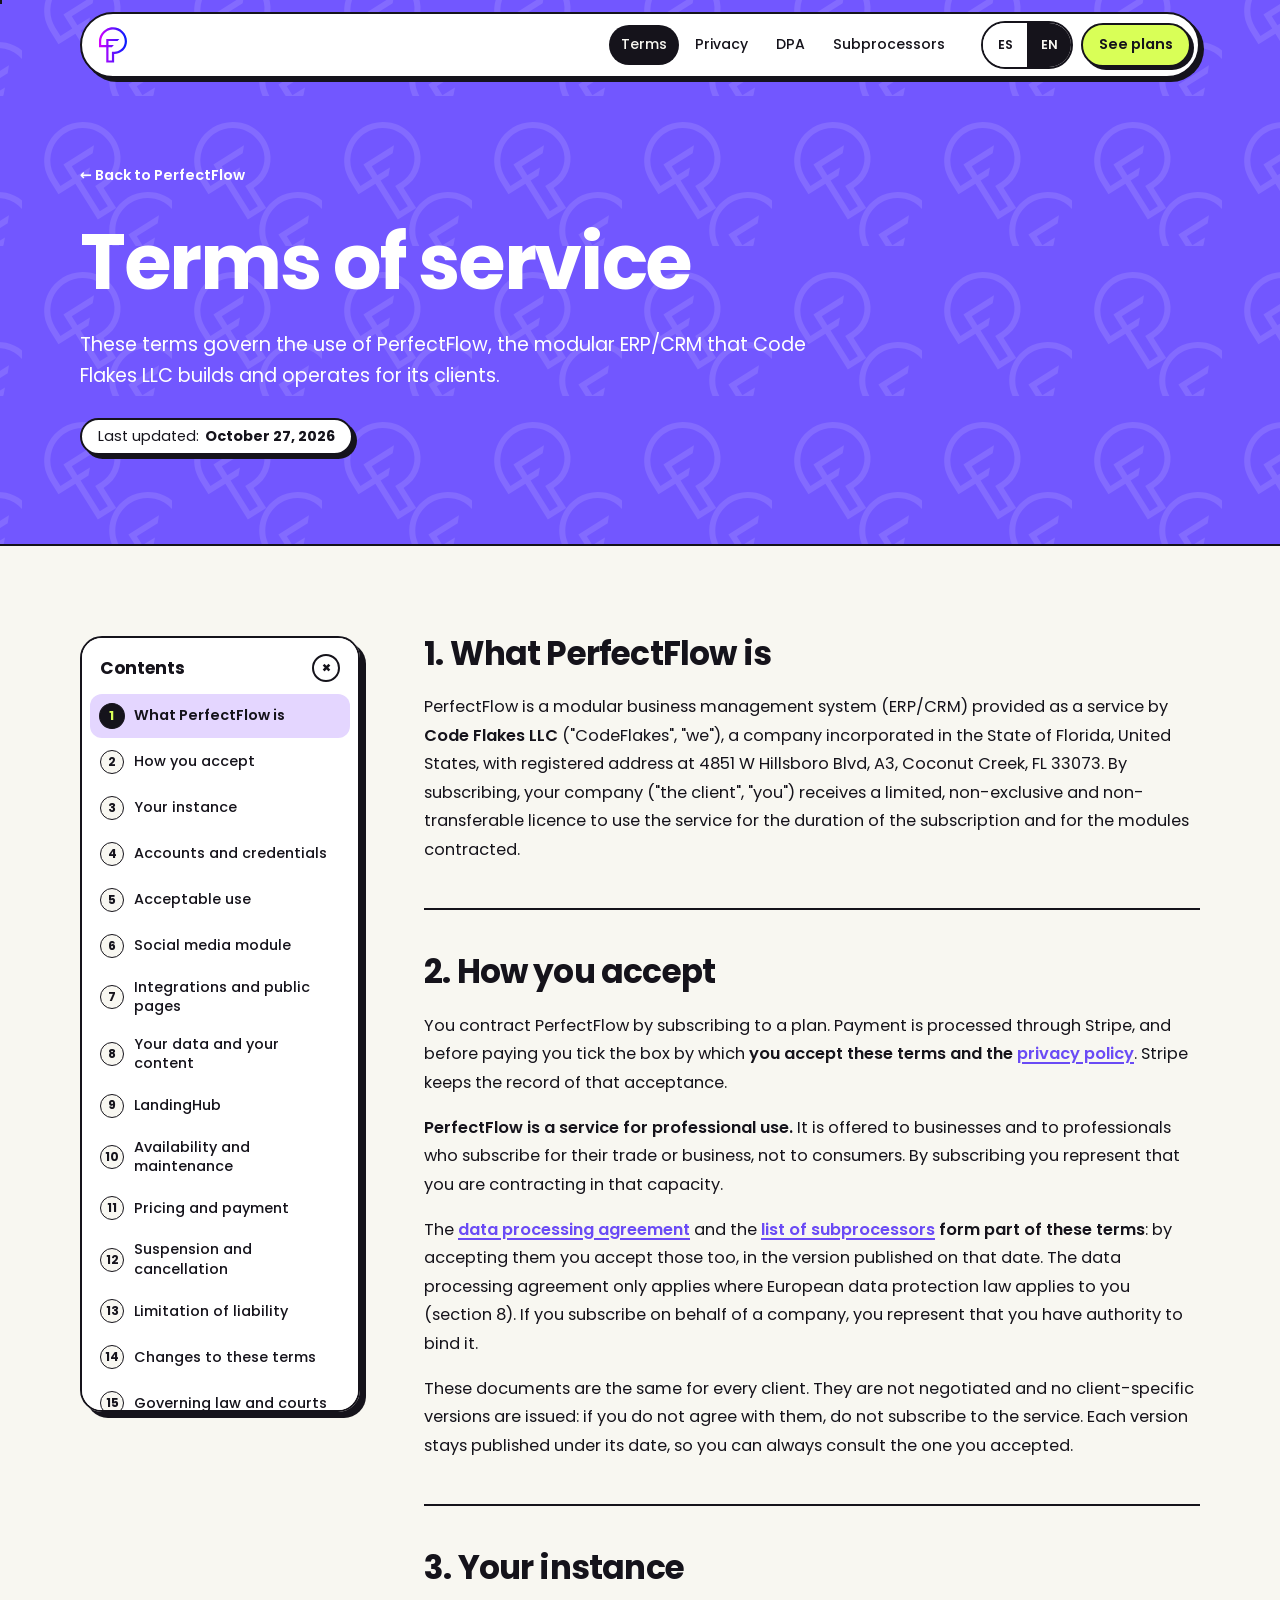
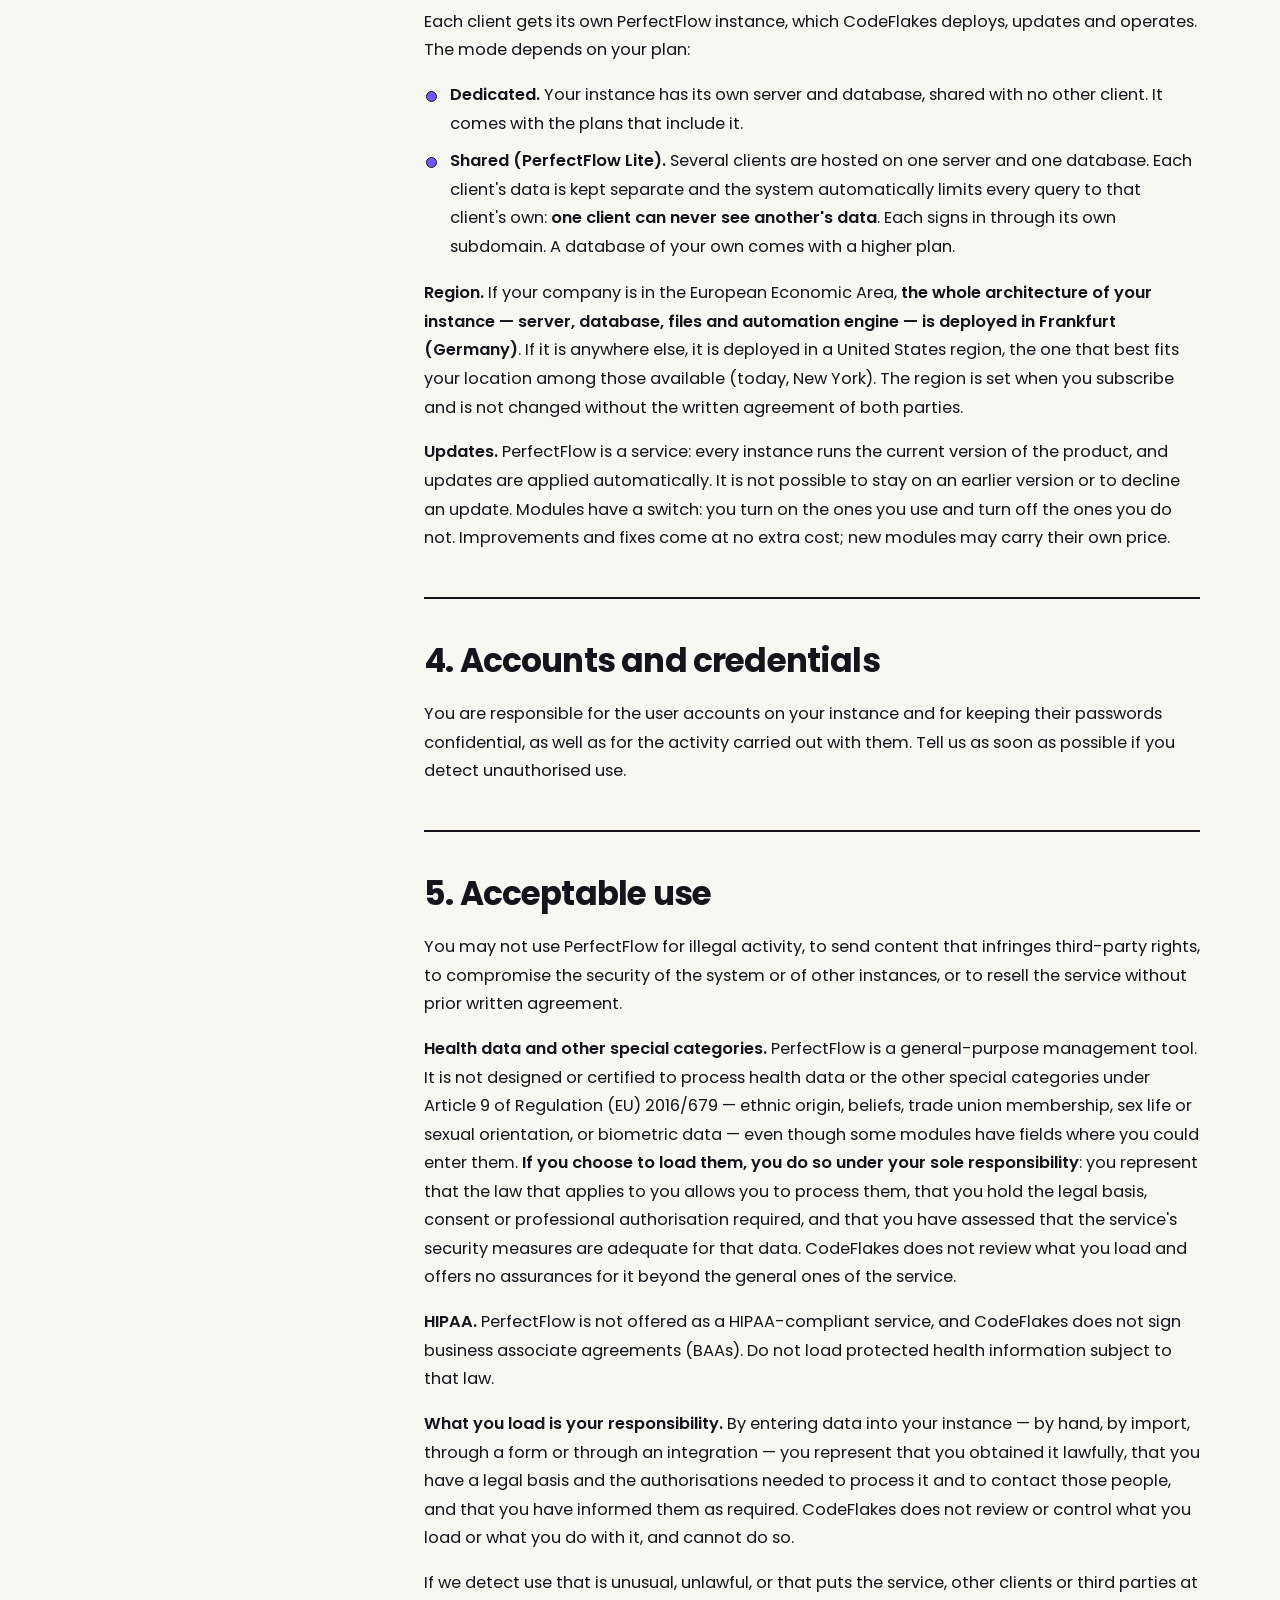
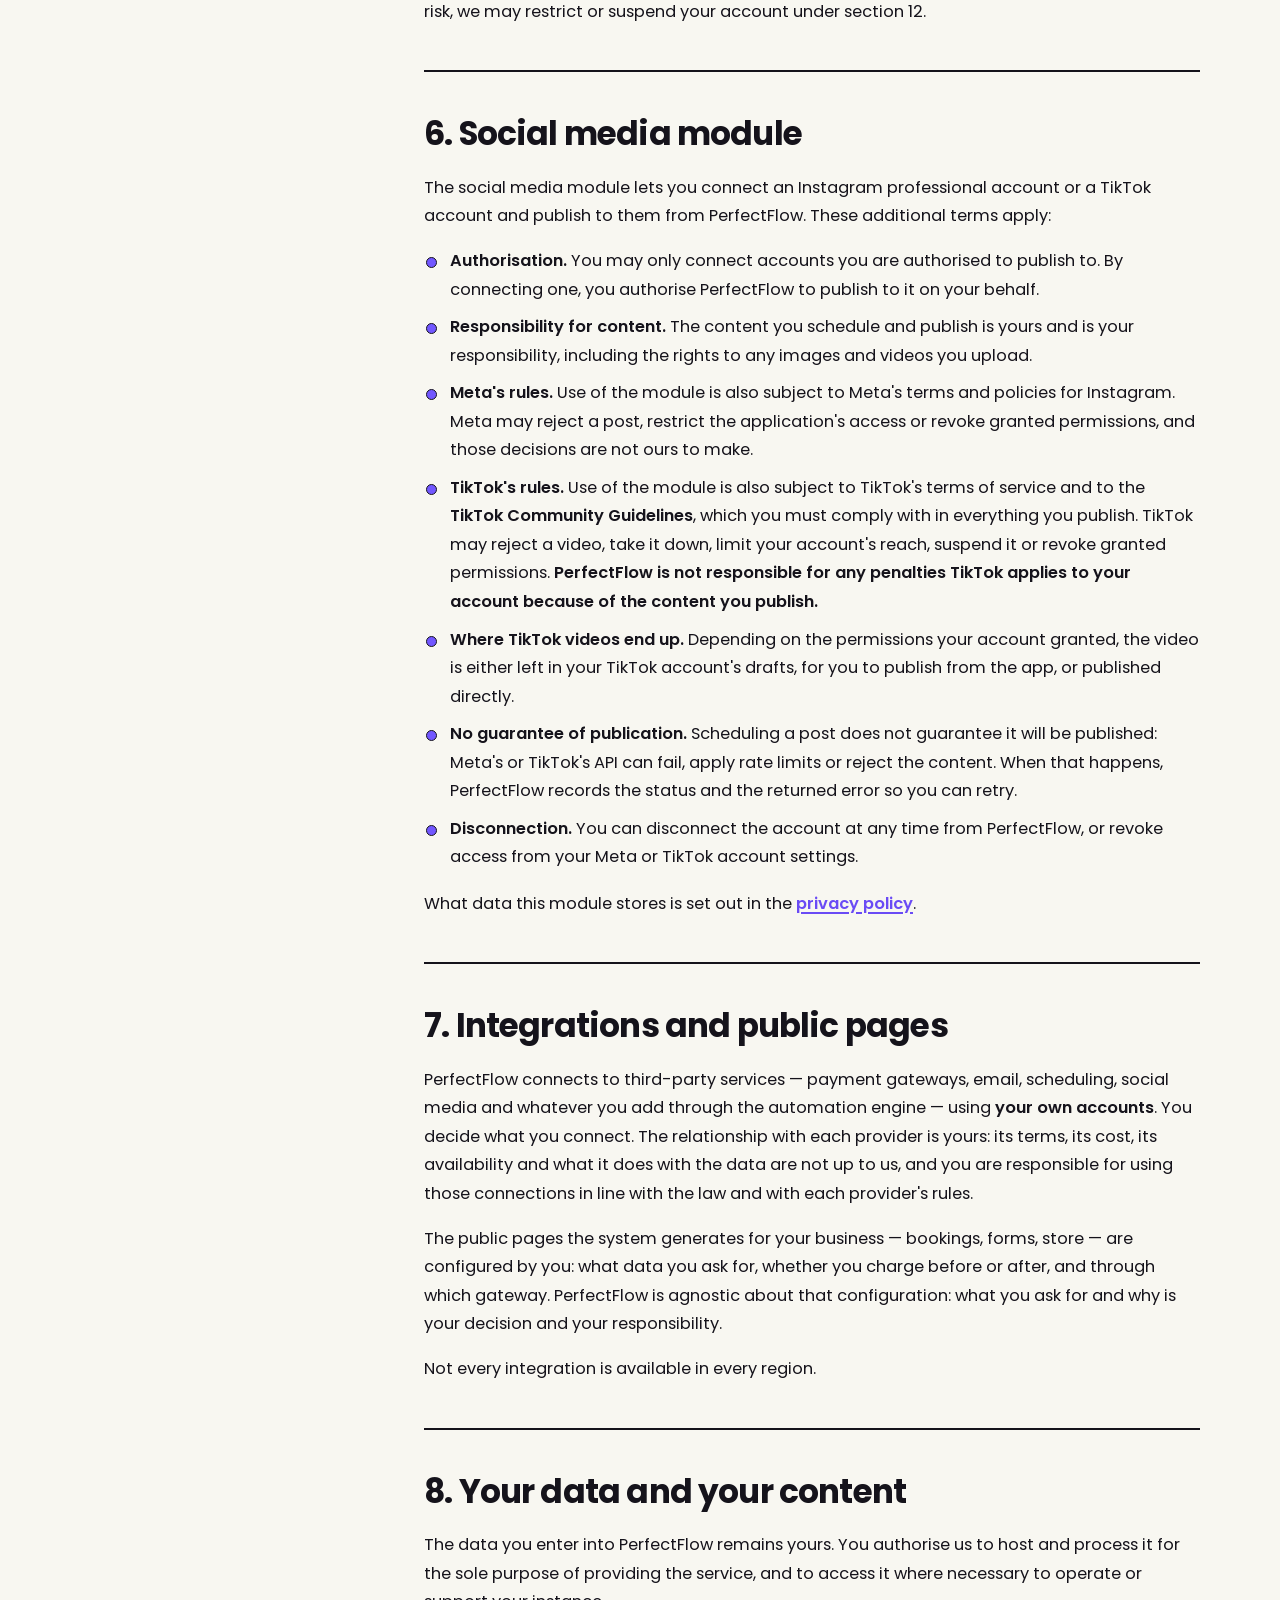
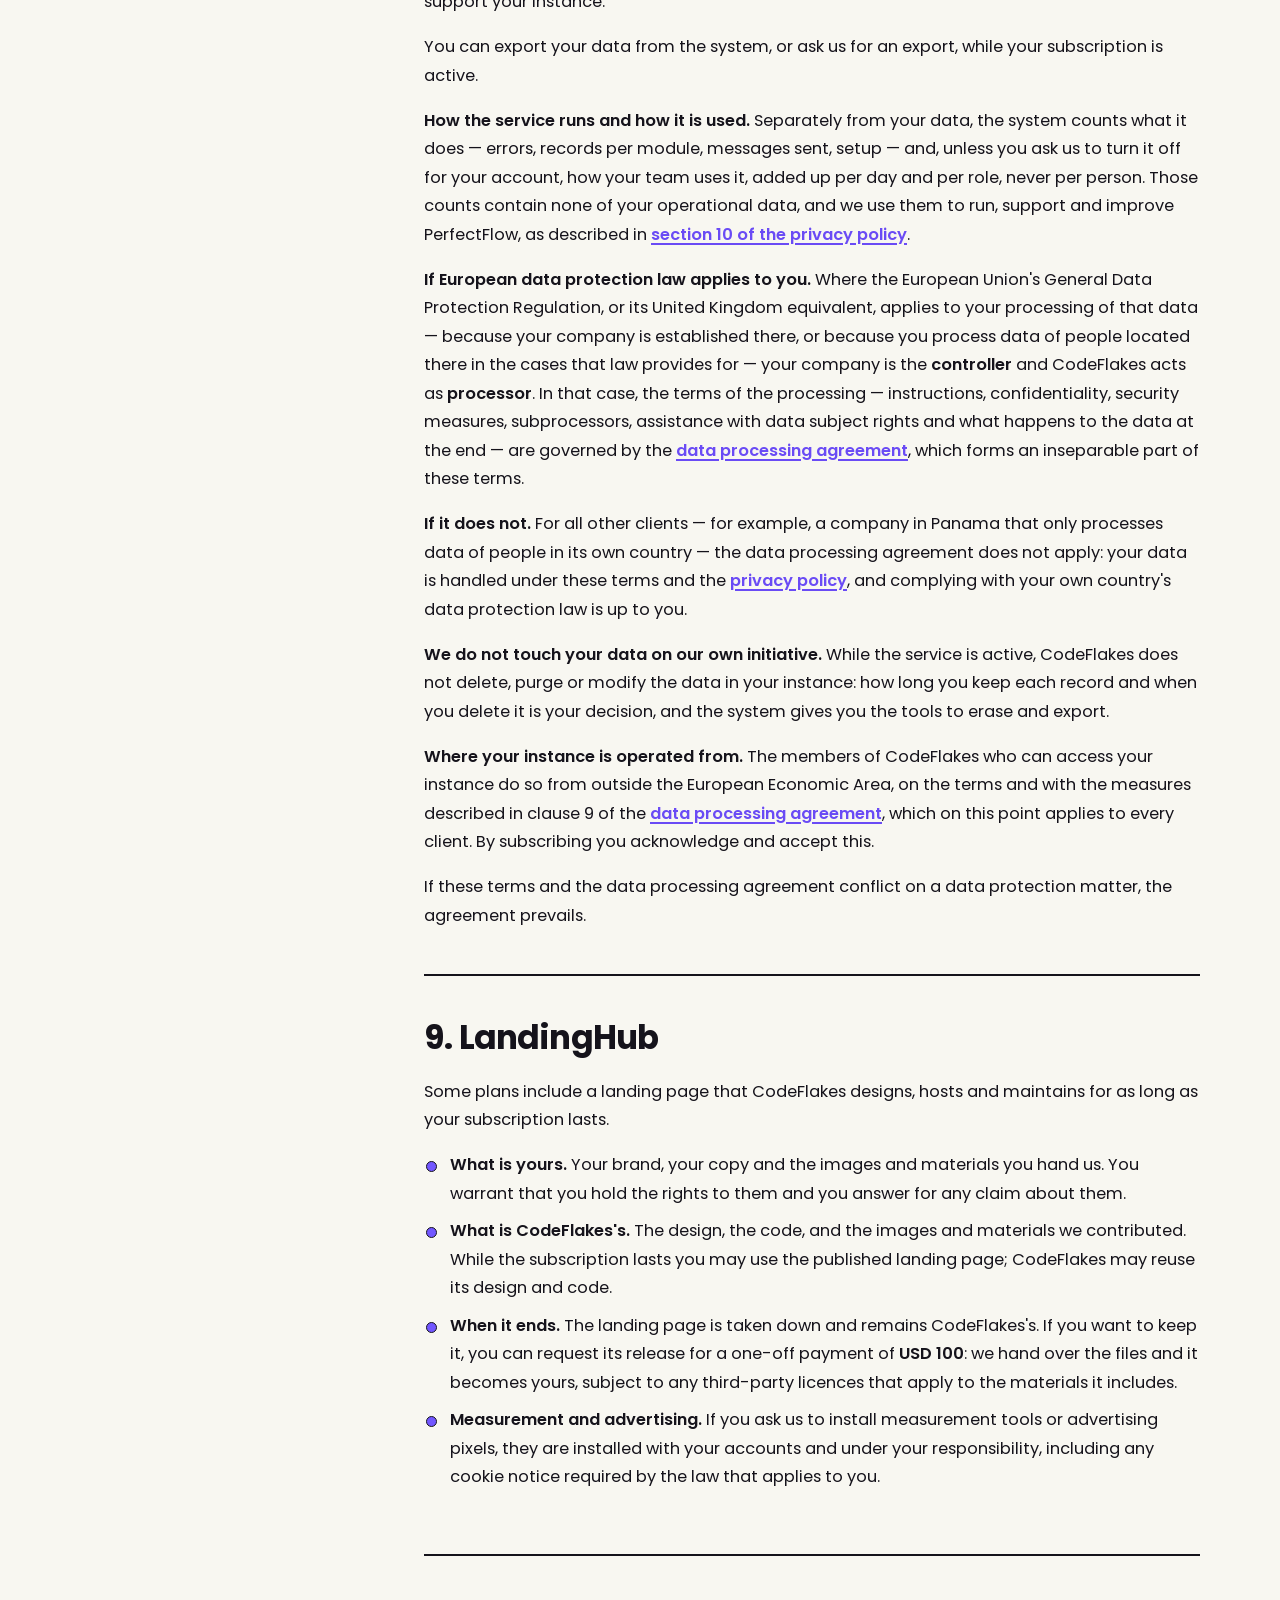
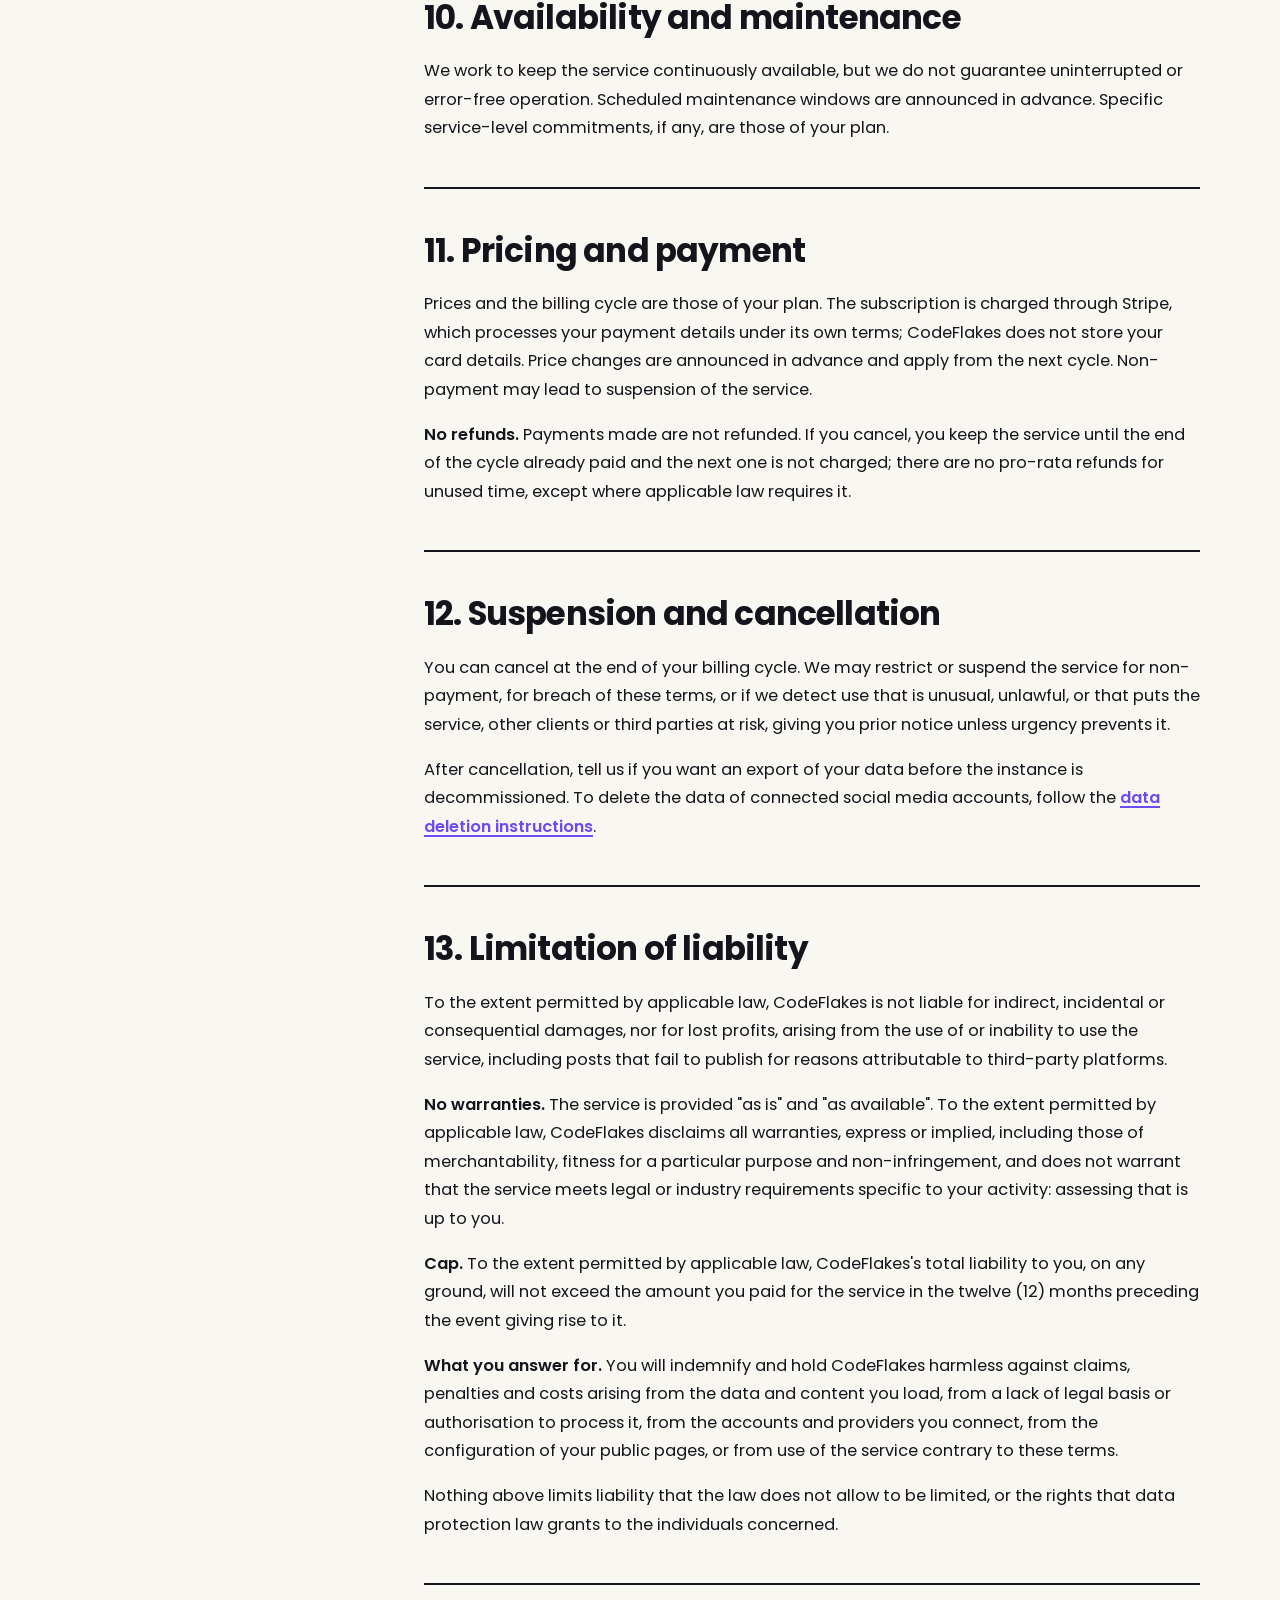
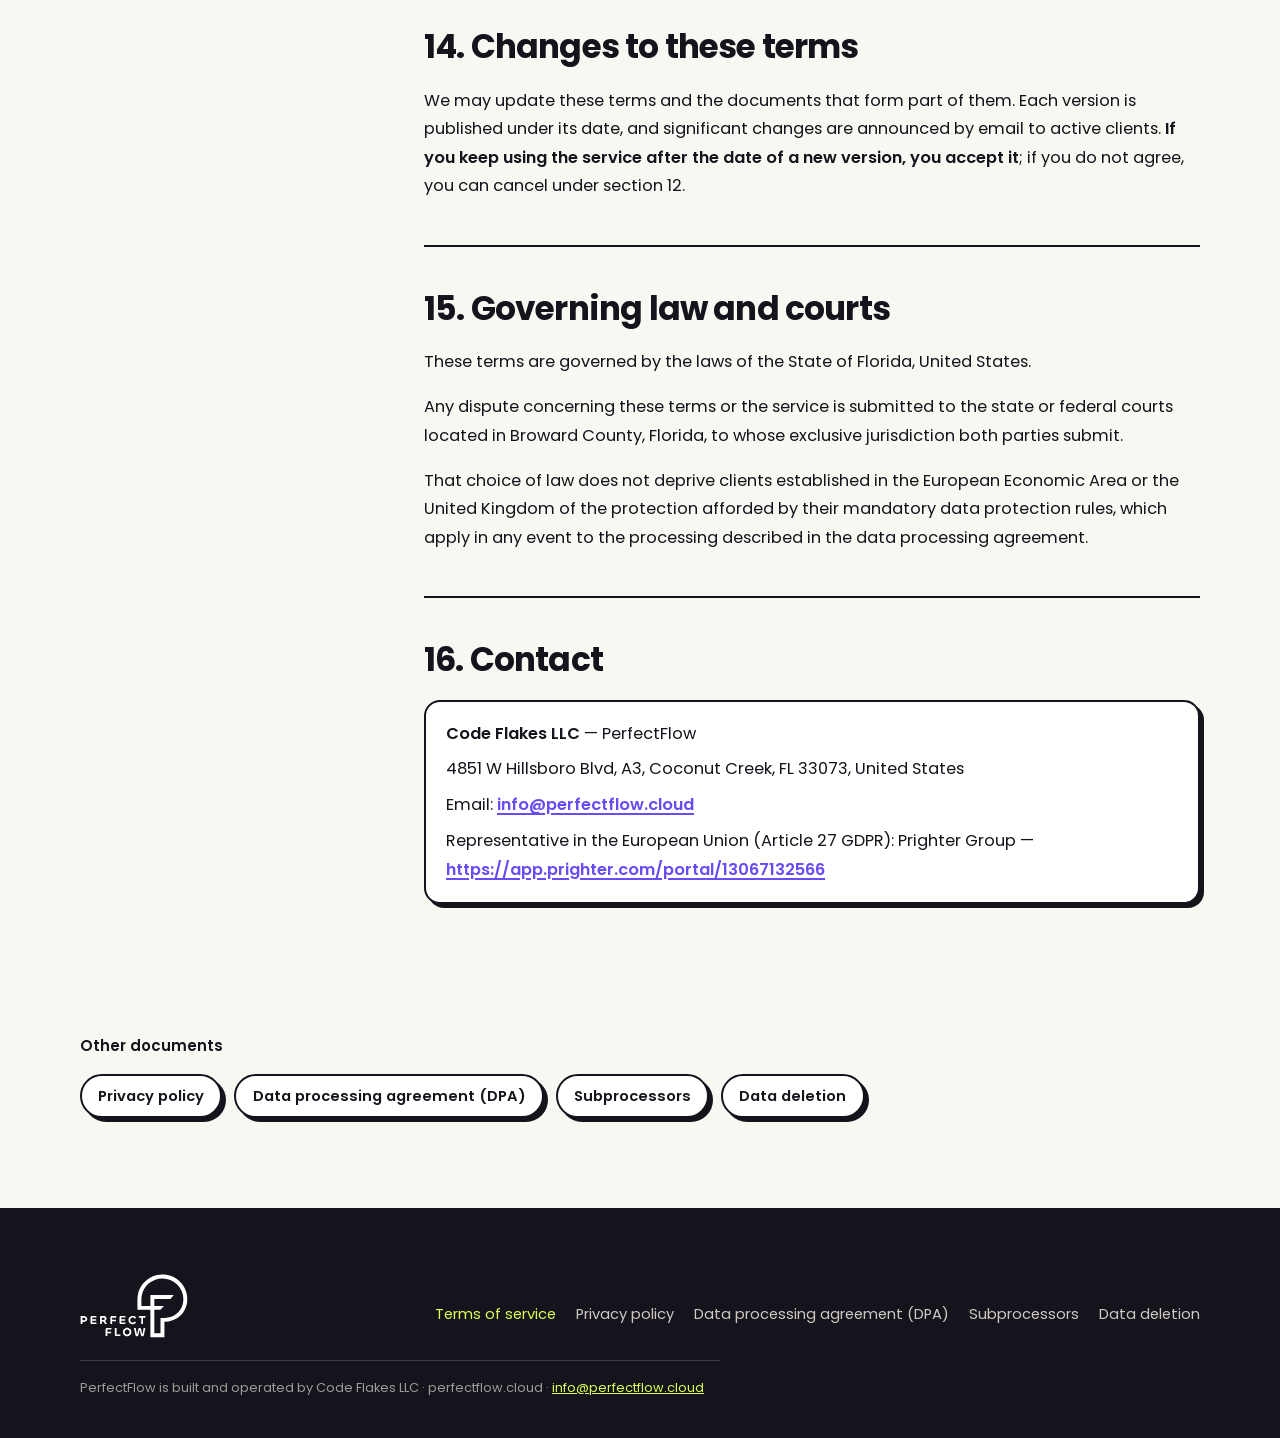
<file: preview/terms/index.html>
<!doctype html>
<html lang="en">
<head>
<meta charset="utf-8">
<meta name="viewport" content="width=device-width, initial-scale=1, viewport-fit=cover">
<title>Terms of service — PerfectFlow</title>
<meta name="description" content="The terms under which Code Flakes LLC provides PerfectFlow, including the social media module for Instagram and TikTok.">
<link rel="canonical" href="https://perfectflow.cloud/terms">
<link rel="alternate" hreflang="en" href="https://perfectflow.cloud/terms">
<link rel="alternate" hreflang="es" href="https://perfectflow.cloud/terminos">
<meta name="theme-color" content="#D600FE">
<meta property="og:type" content="article"><meta property="og:site_name" content="PerfectFlow">
<meta property="og:title" content="Terms of service — PerfectFlow"><meta property="og:description" content="The terms under which Code Flakes LLC provides PerfectFlow, including the social media module for Instagram and TikTok.">
<link rel="icon" type="image/svg+xml" href="../assets/brand/favicon.svg">
<link rel="preconnect" href="https://fonts.googleapis.com"><link rel="preconnect" href="https://fonts.gstatic.com" crossorigin>
<link rel="preload" href="https://perfectflow.cloud/assets/fonts/chillax-variable.woff2" as="font" type="font/woff2" crossorigin>
<link href="https://fonts.googleapis.com/css2?family=Poppins:wght@300;400;500;600;700&display=swap" rel="stylesheet">
<style>
@font-face{font-family:"Chillax";src:url("https://perfectflow.cloud/assets/fonts/chillax-variable.woff2") format("woff2");font-weight:200 700;font-style:normal;font-display:swap}
:root{
  --cream:#F8F7F1;
  --paper:#FFFFFF;
  --ink:#15131B;
  --ink-70:#45414F;
  --ink-45:#6B6777;
  --violet:#7257FF;
  --violet-tx:#6A4BF5;
  --magenta:#D600FE;
  --blue:#011EFE;
  --lime:#D9FF57;
  --coral:#FF6A47;
  --sky:#A9DAFF;
  --brand:linear-gradient(120deg,var(--magenta),var(--blue));

  --line:2px solid var(--ink);
  --hard:6px 6px 0 var(--ink);
  --hard-sm:4px 4px 0 var(--ink);
  --hard-lg:10px 10px 0 var(--ink);

  --r-lg:22px;
  --r-md:16px;
  --r-pill:999px;

  --shell:1200px;
  --gutter:clamp(20px,5vw,40px);
  --sec:clamp(72px,11vw,140px);

  --safe-t:env(safe-area-inset-top,0px);
  --safe-b:env(safe-area-inset-bottom,0px);
  --safe-l:env(safe-area-inset-left,0px);

  --ease:cubic-bezier(.22,.9,.24,1);
  --boing:cubic-bezier(.34,1.56,.64,1);
}
*,*::before,*::after{box-sizing:border-box}
html{-webkit-text-size-adjust:100%}
body{margin:0;background:var(--cream);color:var(--ink);font-family:"Poppins",ui-sans-serif,system-ui,-apple-system,"Segoe UI",Helvetica,Arial,sans-serif;font-size:clamp(15px,1vw,16.5px);line-height:1.65;overflow-x:hidden;-webkit-font-smoothing:antialiased}
h1,h2,h3{font-family:"Chillax","Poppins",ui-sans-serif,system-ui,sans-serif;font-weight:700;letter-spacing:-.02em;line-height:1;text-wrap:balance;margin:0}
h1{font-size:clamp(2.5rem,5.6vw,5rem);letter-spacing:-.025em;line-height:.95}
h2{font-size:clamp(2rem,4.6vw,3.8rem);letter-spacing:-.025em}
h3{font-size:clamp(1.15rem,1.8vw,1.45rem);line-height:1.08}
p{margin:0}a{color:inherit}button{font:inherit;color:inherit}
:focus-visible{outline:3px solid var(--ink);outline-offset:3px;border-radius:6px}
.b-violet :focus-visible,.b-ink :focus-visible{outline-color:var(--lime)}
::selection{background:var(--lime);color:var(--ink)}
.shell{width:100%;max-width:var(--shell);margin-inline:auto;padding-inline:max(var(--gutter),var(--safe-l))}
section{padding-block:var(--sec);border-top:var(--line);position:relative}
.lead{font-size:clamp(1.02rem,1.5vw,1.25rem);max-width:54ch;line-height:1.55;opacity:.88}
.b-violet{background:var(--violet);color:#fff}.b-lime{background:var(--lime)}.b-coral{background:var(--coral)}.b-sky{background:var(--sky)}
.b-ink{background:var(--ink);color:var(--cream)}.b-cream{background:var(--cream)}.b-paper{background:var(--paper)}.b-brand{background:linear-gradient(125deg,var(--magenta),#7A0FFE 48%,var(--blue));color:#fff}
.skip{position:absolute;left:-9999px;top:0;background:var(--ink);color:var(--cream);padding:12px 18px;z-index:300}.skip:focus{left:0}
.btn{display:inline-flex;align-items:center;justify-content:center;gap:.5em;white-space:nowrap;min-height:52px;padding:.8em 1.6em;border-radius:var(--r-pill);border:var(--line);font-weight:600;font-size:1rem;text-decoration:none;cursor:pointer;background:var(--paper);color:var(--ink);box-shadow:var(--hard-sm);transition:transform .15s var(--ease),box-shadow .15s var(--ease),background .2s}
.btn:hover{transform:translate(-2px,-2px);box-shadow:6px 6px 0 var(--ink)}.btn:active{transform:translate(4px,4px);box-shadow:0 0 0 var(--ink)}
.btn-lime{background:var(--lime)}.btn-ink{background:var(--ink);color:var(--cream)}.btn-ghost{background:transparent;color:inherit;border-color:currentColor}
.btn-sm{min-height:42px;padding:.55em 1.1em;font-size:.9rem;box-shadow:3px 3px 0 var(--ink)}
.iso{display:block;width:30px;height:36px}
.sr{position:absolute!important;width:1px;height:1px;overflow:hidden;clip:rect(0 0 0 0);white-space:nowrap}
/* cabecera */
.hdr{position:fixed;top:calc(12px + var(--safe-t));left:0;right:0;z-index:150;pointer-events:none}
.hdr-bar{pointer-events:auto;display:flex;align-items:center;gap:clamp(10px,2vw,24px);background:var(--paper);color:var(--ink);border:var(--line);border-radius:var(--r-pill);box-shadow:var(--hard-sm);padding:7px 7px 7px 16px;min-height:58px}
.logo{display:flex;align-items:center;gap:9px;min-height:44px;min-width:44px;text-decoration:none}
.nav{display:flex;gap:4px;margin-left:auto}
.nav a{text-decoration:none;font-size:.88rem;font-weight:500;padding:8px 12px;border-radius:var(--r-pill);white-space:nowrap;transition:background .2s}
.nav a:hover{background:var(--lime)}
html{scroll-behavior:smooth;scroll-padding-top:calc(96px + var(--safe-t))}
@media (prefers-reduced-motion:reduce){html{scroll-behavior:auto}}
.nav{position:relative}
.nav a{position:relative;z-index:1;transition:background .2s,color .3s var(--ease)}
.nav .ind{position:absolute;left:0;top:0;width:0;height:0;border-radius:var(--r-pill);background:var(--ink);box-shadow:2px 2px 0 var(--lime);opacity:0;pointer-events:none;z-index:0;
  transition:transform .5s var(--boing),width .5s var(--boing),opacity .25s var(--ease)}
.nav.has .ind{opacity:1}
.nav a.on{color:var(--cream)}
.nav a.on:hover{background:transparent}
.mob a.on{color:var(--violet)}
.mob a.on::before{content:"";display:inline-block;width:10px;height:10px;border-radius:50%;background:var(--lime);border:2px solid var(--ink);margin-right:10px;vertical-align:.18em}
.hdr-end{display:flex;align-items:center;gap:8px}
.lang{display:flex;border:var(--line);border-radius:var(--r-pill);overflow:hidden}
.lang button{border:0;background:var(--paper);padding:6px 11px;font-size:.78rem;font-weight:600;cursor:pointer;min-height:44px;min-width:44px}
.lang button[aria-pressed="true"]{background:var(--ink);color:var(--cream)}
@media (max-width:980px){.nav{display:none}.hdr-end{margin-left:auto}}
@media (max-width:520px){.hdr-end .btn{display:none}}
.prog{position:fixed;top:0;left:0;height:4px;width:0;background:var(--lime);z-index:160;border-right:2px solid var(--ink)}
/* hero */
.hero{border-top:0;padding-top:calc(110px + var(--safe-t) + clamp(20px,4vw,44px));padding-bottom:clamp(64px,8vw,110px);overflow:hidden;isolation:isolate}
.hero-pattern{position:absolute;inset:-10%;z-index:0;pointer-events:none;opacity:.08;background-size:150px 150px;animation:pan 60s linear infinite}
@keyframes pan{to{background-position:300px -150px}}
.hero .shell{position:relative;z-index:1}
.hero-grid{display:grid;grid-template-columns:minmax(0,1.05fr) minmax(0,.95fr);gap:clamp(36px,5vw,64px);align-items:center}
@media (max-width:980px){.hero-grid{grid-template-columns:1fr}}
.back{display:inline-flex;align-items:center;gap:6px;min-height:44px;font-size:.86rem;font-weight:600;text-decoration:none;opacity:.85}
.back:hover{opacity:1;text-decoration:underline}
.badge{display:inline-block;background:var(--lime);color:var(--ink);border:var(--line);border-radius:var(--r-pill);box-shadow:var(--hard-sm);padding:.4em 1em;font-weight:600;font-size:.92rem;transform:rotate(-3deg);margin-top:18px}
.hero h1{margin:.38em 0 .32em;max-width:15ch}
.price{display:flex;align-items:baseline;flex-wrap:wrap;gap:6px 12px;margin-top:22px}
.price .amt{font-family:"Chillax","Poppins",sans-serif;font-weight:700;font-size:clamp(3.2rem,7vw,5.2rem);letter-spacing:-.03em;line-height:.9}
.price .per{font-weight:600;font-size:1.05rem;opacity:.85}
.price .note{flex-basis:100%;font-size:.86rem;opacity:.75}
.facts{display:flex;flex-wrap:wrap;gap:8px;margin-top:20px}
.fact{display:inline-flex;align-items:center;gap:7px;border:var(--line);border-radius:var(--r-pill);background:var(--paper);color:var(--ink);padding:.35em .9em;font-size:.84rem;font-weight:600;box-shadow:2px 2px 0 var(--ink)}
.fact i{width:18px;height:18px;border-radius:50%;background:var(--lime);border:1.5px solid var(--ink);display:grid;place-items:center;font-style:normal;font-size:.6rem;font-weight:700}
.cta-row{display:flex;flex-wrap:wrap;gap:12px;margin-top:26px}
/* asientos */
.chipx{display:inline-flex;align-items:center;gap:6px;border:1.5px solid var(--ink);border-radius:var(--r-pill);padding:.25em .75em;font-size:.76rem;font-weight:600;background:var(--cream)}
.chipx svg{width:14px;height:14px;fill:none;stroke:var(--ink);stroke-width:2;stroke-linecap:round;stroke-linejoin:round}
@keyframes blinkc{50%{opacity:0}}
/* para quién */
.who-grid{display:grid;grid-template-columns:repeat(3,minmax(0,1fr));gap:clamp(14px,1.8vw,22px);margin-top:clamp(30px,4vw,48px)}
@media (max-width:900px){.who-grid{grid-template-columns:1fr}}
.who{border:var(--line);border-radius:var(--r-lg);box-shadow:var(--hard);padding:clamp(18px,2.2vw,26px);background:var(--paper);transform:rotate(var(--r,0deg));transition:transform .3s var(--boing)}
.who:hover{transform:rotate(0) translateY(-4px)}
.who .ic{width:44px;height:44px;border-radius:12px;border:var(--line);display:grid;place-items:center;background:var(--c,var(--lime));margin-bottom:14px}
.who .ic svg{width:21px;height:21px;fill:none;stroke:var(--ink);stroke-width:2;stroke-linecap:round;stroke-linejoin:round}
.who p{margin-top:8px;font-size:.95rem;line-height:1.5;opacity:.86}
/* qué incluye */
.inc-grid{display:grid;grid-template-columns:repeat(3,minmax(0,1fr));gap:12px;margin-top:clamp(30px,4vw,48px)}
@media (max-width:900px){.inc-grid{grid-template-columns:repeat(2,minmax(0,1fr))}}
@media (max-width:560px){.inc-grid{grid-template-columns:1fr}}
.inc{border:var(--line);border-radius:var(--r-md);background:var(--paper);padding:16px;display:flex;gap:12px;align-items:flex-start;box-shadow:3px 3px 0 var(--ink)}
.inc .ck{width:28px;height:28px;border-radius:50%;background:var(--lime);border:var(--line);display:grid;place-items:center;flex:0 0 28px;font-weight:700;font-size:.8rem}
.inc b{display:block;font-family:"Chillax","Poppins",sans-serif;font-size:1.02rem;line-height:1.15}
.inc p{font-size:.86rem;line-height:1.45;color:var(--ink-70);margin-top:4px}
.inc.star{background:var(--ink);color:var(--cream)}
.inc.star p{color:rgba(251,246,236,.75)}
.inc.star .ck{background:var(--lime);color:var(--ink)}
.inc .tagp{display:inline-block;margin-top:8px;font-size:.75rem;font-weight:700;border:1.5px solid currentColor;border-radius:var(--r-pill);padding:.05em .6em}
/* comparar */
.cmp{margin-top:clamp(30px,4vw,48px);display:grid;grid-template-columns:repeat(3,minmax(0,1fr));gap:14px}
@media (max-width:900px){.cmp{grid-template-columns:1fr}}
.cmpc{border:var(--line);border-radius:var(--r-lg);background:var(--paper);color:var(--ink);padding:18px;display:flex;flex-direction:column;gap:8px;text-decoration:none;box-shadow:3px 3px 0 var(--ink);transition:transform .2s var(--boing),box-shadow .2s}
.cmpc:hover{transform:translate(-2px,-3px);box-shadow:6px 6px 0 var(--ink)}
.cmpc.cur{background:var(--lime);box-shadow:var(--hard);transform:rotate(-1deg)}
.cmpc h3{font-size:1.35rem}
.cmpc .pp{font-family:"Chillax","Poppins",sans-serif;font-weight:700;font-size:1.5rem}
.cmpc .pp small{font-family:"Poppins",sans-serif;font-weight:500;font-size:.8rem;opacity:.7}
.cmpc .ub{height:10px;border-radius:5px;background:rgba(26,26,26,.1);overflow:hidden;margin-top:4px}
.cmpc .ub i{display:block;height:100%;width:0;background:var(--ink);border-radius:5px;transition:width 1s var(--ease)}
.cmpc .ul{font-size:.82rem;font-weight:600}
.cmpc .go{margin-top:auto;font-size:.84rem;font-weight:600;text-decoration:underline;text-underline-offset:3px}
.cmpc .here{font-size:.75rem;font-weight:700;background:var(--ink);color:var(--lime);border-radius:var(--r-pill);padding:.1em .7em;align-self:flex-start}
/* cómo empiezas */
.steps{display:grid;grid-template-columns:repeat(3,minmax(0,1fr));gap:14px;margin-top:clamp(30px,4vw,48px);counter-reset:s}
@media (max-width:900px){.steps{grid-template-columns:1fr}}
.stp{border:2px solid rgba(255,255,255,.85);border-radius:var(--r-lg);padding:18px;position:relative}
.stp .n{display:inline-grid;place-items:center;width:34px;height:34px;border-radius:50%;background:var(--lime);color:var(--ink);border:var(--line);font-weight:700;font-family:"Chillax","Poppins",sans-serif;margin-bottom:10px}
.stp p{margin-top:6px;font-size:.93rem;opacity:.88;line-height:1.5}
.lh-note{margin-top:22px;display:inline-flex;align-items:center;gap:10px;border:2px solid #fff;border-radius:var(--r-pill);padding:.5em 1.1em;font-weight:600}
.lh-note b{background:var(--lime);color:var(--ink);border-radius:var(--r-pill);padding:.05em .6em}
/* preguntas */
.faq{margin-top:clamp(28px,4vw,44px);display:grid;gap:10px;max-width:860px}
.faq details{border:var(--line);border-radius:var(--r-md);background:var(--paper);box-shadow:3px 3px 0 var(--ink);overflow:hidden}
.faq summary{cursor:pointer;list-style:none;padding:16px 50px 16px 18px;font-weight:600;position:relative;min-height:52px}
.faq summary::-webkit-details-marker{display:none}
.faq summary::after{content:"+";position:absolute;right:18px;top:50%;transform:translateY(-50%);font-family:"Chillax","Poppins",sans-serif;font-size:1.5rem;transition:transform .3s var(--boing)}
.faq details[open] summary::after{transform:translateY(-50%) rotate(45deg)}
.faq details p{padding:0 18px 18px;color:var(--ink-70)}
/* cierre y pie */
.close{text-align:center}
.close h2{max-width:18ch;margin-inline:auto}
.close .lead{margin:18px auto 0}
.close .cta-row{justify-content:center}
.foot{background:var(--ink);color:var(--cream);border-top:var(--line);padding-block:clamp(40px,5vw,64px) calc(120px + var(--safe-b))}
.foot-grid{display:flex;flex-wrap:wrap;gap:20px 40px;align-items:flex-start;justify-content:space-between}
.foot a{color:var(--lime)}
.foot-legal{display:flex;flex-wrap:wrap;gap:4px 20px;margin-top:18px}
.foot-legal a{display:inline-flex;align-items:center;min-height:44px;font-size:.86rem;color:rgba(251,246,236,.7);text-decoration:underline;text-underline-offset:3px}
.foot-legal a:hover,.foot-legal a[aria-current="page"]{color:var(--lime)}
.foot .note{margin-top:22px;padding-top:16px;border-top:1px solid rgba(251,246,236,.18);font-size:.8rem;color:rgba(251,246,236,.6);max-width:80ch}
/* barra de compra fija */
.buybar{position:fixed;left:0;right:0;bottom:0;z-index:140;padding:0 max(12px,var(--safe-l)) calc(12px + var(--safe-b));transform:translateY(120%);transition:transform .45s var(--boing);pointer-events:none}
.buybar.on{transform:none}
.buybar-in{pointer-events:auto;max-width:var(--shell);margin-inline:auto;display:flex;align-items:center;gap:12px 18px;flex-wrap:wrap;background:var(--ink);color:var(--cream);border:var(--line);border-radius:var(--r-lg);box-shadow:6px 6px 0 var(--lime);padding:10px 10px 10px 18px}
.buybar .bn{display:flex;flex-direction:column;line-height:1.2;min-width:0}
.buybar .bn b{font-family:"Chillax","Poppins",sans-serif;font-size:1.05rem}
.buybar .bn small{font-size:.78rem;color:rgba(251,246,236,.7)}
.buybar .bp{font-family:"Chillax","Poppins",sans-serif;font-weight:700;font-size:1.35rem;margin-left:auto;white-space:nowrap}
.buybar .bp small{font-family:"Poppins",sans-serif;font-weight:500;font-size:.78rem;opacity:.7}
.buybar .btn{min-height:46px}
.buybar .other{display:inline-flex;align-items:center;min-height:44px;color:var(--cream);font-size:.82rem;font-weight:600;text-decoration:underline;text-underline-offset:3px;white-space:nowrap}
@media (max-width:640px){.buybar .bn small,.buybar .other{display:none}.buybar-in{flex-wrap:nowrap;padding:8px 8px 8px 14px}.buybar .bn{flex:1 1 auto}.buybar .bn b{white-space:nowrap;overflow:hidden;text-overflow:ellipsis}.buybar .bp{font-size:1.1rem}.buybar .btn{padding:.6em 1em;font-size:.9rem;white-space:nowrap;flex:none}}
@media (max-width:460px){.buybar .bn{display:none}.buybar .bp{margin-left:0;margin-right:auto}}
/* entradas */
.rv{opacity:0;transform:translateY(24px);transition:opacity .6s var(--ease),transform .7s var(--boing)}
.rv.in{opacity:1;transform:none}
@media (prefers-reduced-motion:reduce){
  *,*::before,*::after{animation-duration:.001ms!important;animation-iteration-count:1!important;transition-duration:.001ms!important}
  .rv{opacity:1!important;transform:none!important}
}

/* ============ la forja: tu PerfectFlow armándose ============ */
.forge{position:relative;width:100%;max-width:620px;margin-inline:auto;aspect-ratio:1/.98;border:var(--line);border-radius:28px;box-shadow:var(--hard-lg);overflow:hidden;isolation:isolate;
  background:radial-gradient(110% 80% at 80% -5%,rgba(214,0,254,.42),transparent 58%),radial-gradient(90% 80% at -5% 105%,rgba(1,30,254,.5),transparent 62%),#0D0A18;color:var(--ink)}
.fg-art{position:absolute;inset:0;perspective:1200px}
.fg-floor{position:absolute;left:-40%;right:-40%;bottom:-30%;height:75%;transform:rotateX(70deg);transform-origin:50% 0;opacity:0;transition:opacity .9s var(--ease);
  background-image:linear-gradient(rgba(200,240,75,.28) 1px,transparent 1px),linear-gradient(90deg,rgba(200,240,75,.28) 1px,transparent 1px);background-size:44px 44px;
  -webkit-mask-image:linear-gradient(to top,#000 10%,transparent 85%);mask-image:linear-gradient(to top,#000 10%,transparent 85%)}
.forge.s1 .fg-floor{opacity:1;animation:floor 2.4s linear infinite}
@keyframes floor{to{background-position:0 44px,0 0}}
.fg-dust{position:absolute;inset:0;background-image:radial-gradient(1.5px 1.5px at 12% 18%,#fff 50%,transparent 51%),radial-gradient(1px 1px at 78% 12%,#fff 50%,transparent 51%),radial-gradient(1.5px 1.5px at 88% 46%,#A9DAFF 50%,transparent 51%),radial-gradient(1px 1px at 30% 8%,#C8F04B 50%,transparent 51%),radial-gradient(1px 1px at 6% 62%,#fff 50%,transparent 51%),radial-gradient(1.5px 1.5px at 62% 6%,#fff 50%,transparent 51%);opacity:.55;animation:tw 3.2s ease-in-out infinite alternate}
@keyframes tw{to{opacity:.2}}
.fw-tilt{position:absolute;inset:0;transform-style:preserve-3d;transform:rotateX(var(--ty,0deg)) rotateY(var(--tx,0deg));transition:transform .35s ease-out}
.fw{position:absolute;left:6%;right:6%;top:19%;height:57%;transform-style:preserve-3d;transform:rotateX(26deg) rotateY(-20deg) rotateZ(6deg) scale(.9);transition:transform 1.6s var(--ease)}
.forge.done .fw{transform:rotateX(10deg) rotateY(-11deg) rotateZ(1.5deg) scale(1)}
.fw-frame{position:absolute;inset:0;border-radius:16px;border:1.5px solid rgba(169,218,255,.8);background:rgba(169,218,255,.05);box-shadow:0 0 28px rgba(169,218,255,.35),inset 0 0 28px rgba(169,218,255,.12);
  clip-path:inset(0 100% 100% 0 round 16px);transition:clip-path 1.1s var(--ease),background .6s var(--ease),border-color .6s,box-shadow .6s}
.forge.s1 .fw-frame{clip-path:inset(0 0 0 0 round 16px)}
.forge.solid .fw-frame{background:var(--cream);border:2px solid var(--ink);box-shadow:0 40px 70px -24px rgba(0,0,0,.75),0 0 0 1px rgba(255,255,255,.08)}
.fw-in{position:absolute;inset:0;padding:3%;display:grid;grid-template-columns:23% minmax(0,1fr);grid-template-rows:11% minmax(0,1fr);gap:3%;transform-style:preserve-3d;--acc:var(--violet)}
.forge.brandless .fw-in{--acc:#B7B3C4}
.pc{position:relative;border:1.5px dashed rgba(200,240,75,.9);border-radius:10px;background:rgba(200,240,75,.05);opacity:0;min-width:0;min-height:0;overflow:hidden;
  transform:translate3d(var(--fx,0),var(--fy,0),var(--fz,0)) rotate(var(--fr,0)) scale(.6);
  transition:transform 1s var(--ease),opacity .5s var(--ease),background .5s var(--ease),border-color .5s,box-shadow .5s}
.pc.on{opacity:1;transform:translate3d(0,0,0)}
.forge.solid .pc{border-style:solid;border-color:var(--ink);background:var(--paper);box-shadow:2px 2px 0 var(--ink)}
.ct{opacity:0;transition:opacity .45s var(--ease) .15s;height:100%}
.forge.solid .ct{opacity:1}
/* barra superior */
.fw-bar{grid-column:1/-1;display:flex}
.fw-bar .ct{display:flex;align-items:center;gap:6px;padding:0 3%;width:100%}
.fw-bar .dots{display:flex;gap:3px}.fw-bar .dots i{width:6px;height:6px;border-radius:50%;background:#FF6A47;border:1px solid var(--ink)}.fw-bar .dots i:nth-child(2){background:#FFD23F}.fw-bar .dots i:nth-child(3){background:var(--lime)}
.fw-url{flex:1;min-width:0;font-family:ui-monospace,SFMono-Regular,Menlo,monospace;font-size:clamp(.5rem,1.3vw,.66rem);background:var(--cream);border:1px solid var(--ink);border-radius:6px;padding:.15em .5em;white-space:nowrap;overflow:hidden;text-overflow:ellipsis}
.fw-url .caret{display:inline-block;width:1.5px;height:.9em;background:var(--ink);vertical-align:-1px;animation:blinkc .8s steps(1) infinite}
.fw-team{display:flex;align-items:center}
.fw-team i{width:14px;height:14px;border-radius:50%;border:1.5px solid var(--ink);margin-left:-5px;background:var(--c);transform:scale(0);transition:transform .4s var(--boing)}
.fw-team i.on{transform:scale(1)}
.fw-count{font-family:"Chillax","Poppins",sans-serif;font-weight:700;font-size:clamp(.55rem,1.4vw,.72rem);margin-left:4px;font-variant-numeric:tabular-nums;white-space:nowrap}
/* barra lateral */
.fw-side{display:grid;grid-template-rows:repeat(7,minmax(0,1fr));gap:5%;background:transparent;border:0;opacity:1;transform:none;overflow:visible}
.forge.solid .fw-side{background:transparent;border:0;box-shadow:none}
.fw-side .pc{border-radius:8px}
.fw-side .ct{display:flex;align-items:center;gap:6%;padding:0 8%;font-size:clamp(.45rem,1.2vw,.62rem);font-weight:600;white-space:nowrap}
.fw-side .ct i{width:8px;height:8px;border-radius:3px;background:var(--acc);flex:none;transition:background .6s}
.fw-side .pc.act{}
.forge.solid .fw-side .pc.act{background:var(--acc);color:#fff}
.forge.solid .fw-side .pc.act .ct i{background:#fff}
.fw-side .logo-pc .ct{justify-content:center}
.fw-side .logo-pc svg{height:70%;width:auto}
.forge.solid .fw-side .logo-pc{background:var(--ink)}
/* rejilla principal */
.fw-main{display:grid;grid-template-columns:repeat(3,minmax(0,1fr));grid-template-rows:repeat(2,minmax(0,1fr));gap:4%;transform-style:preserve-3d}
.t-lbl{font-size:clamp(.42rem,1.1vw,.58rem);font-weight:600;color:var(--ink-70);display:block}
.t-kpi .ct{padding:10%;display:flex;flex-direction:column;justify-content:space-between}
.forge.solid .t-kpi{background:var(--lime)}
.t-kpi b{font-family:"Chillax","Poppins",sans-serif;font-size:clamp(1.1rem,3.6vw,2rem);line-height:1;font-variant-numeric:tabular-nums}
.t-chart{grid-column:span 2}
.t-chart .ct{padding:5% 6%;display:flex;flex-direction:column}
.bars{flex:1;display:flex;align-items:flex-end;gap:5%;padding-top:6%}
.bars i{flex:1;height:var(--h);background:var(--acc);border:1px solid var(--ink);border-radius:3px 3px 0 0;transform:scaleY(0);transform-origin:bottom;transition:transform .8s var(--boing),background .6s}
.forge.live .bars i{transform:scaleY(1)}
.bars i:nth-child(2){transition-delay:.06s}.bars i:nth-child(3){transition-delay:.12s}.bars i:nth-child(4){transition-delay:.18s}.bars i:nth-child(5){transition-delay:.24s}.bars i:nth-child(6){transition-delay:.3s}.bars i:nth-child(7){transition-delay:.36s}
.bars i:last-child{background:var(--lime)}
.t-cal{grid-column:span 2}
.t-cal .ct{padding:5% 6%;display:flex;flex-direction:column}
.cal-g{flex:1;display:grid;grid-template-columns:repeat(5,1fr);grid-template-rows:repeat(3,1fr);gap:4%;margin-top:4%}
.cal-g span{border:1px dashed rgba(26,26,26,.2);border-radius:4px}
.cal-g span.e{border:1px solid var(--ink);background:var(--c);transform:scale(0);transition:transform .45s var(--boing)}
.forge.live .cal-g span.e{transform:scale(1)}
.t-flow .ct{padding:8%;display:flex;flex-direction:column;justify-content:space-between}
.flow-n{display:flex;align-items:center;gap:6%;font-size:clamp(.42rem,1.1vw,.58rem);font-weight:600;white-space:nowrap;opacity:.25;transform:translateX(-6px);transition:opacity .35s,transform .45s var(--boing)}
.flow-n i{width:10px;height:10px;border-radius:50%;border:1.5px solid var(--ink);background:var(--paper);flex:none;transition:background .3s}
.flow-n.on{opacity:1;transform:none}.flow-n.on i{background:var(--acc)}
/* capas de departamentos (Company) */
.fw-ghost{position:absolute;left:6%;right:6%;top:19%;height:57%;border-radius:16px;border:1.5px dashed rgba(169,218,255,.55);background:rgba(169,218,255,.04);opacity:0;
  transform:rotateX(26deg) rotateY(-20deg) rotateZ(6deg) translateZ(0) scale(.9);transition:transform 1.4s var(--ease),opacity .8s var(--ease),background .6s,border-color .6s}
.fw-ghost b{position:absolute;top:-1.7em;left:12px;font-size:.62rem;font-weight:700;color:var(--lime);letter-spacing:.06em;text-transform:uppercase;white-space:nowrap}
.forge.layers .fw-ghost{opacity:1}
.forge.layers .fw-ghost.g1{transform:rotateX(10deg) rotateY(-11deg) rotateZ(1.5deg) translate3d(-4%,-17%,-70px) scale(.97)}
.forge.layers .fw-ghost.g2{transform:rotateX(10deg) rotateY(-11deg) rotateZ(1.5deg) translate3d(-8%,-34%,-140px) scale(.94)}
.forge.solid.layers .fw-ghost{border:2px solid var(--ink);background:rgba(251,246,236,.62);box-shadow:0 30px 50px -24px rgba(0,0,0,.7)}
.forge.solid.layers .fw-ghost.g2{background:rgba(251,246,236,.36)}
.fw-tag{position:absolute;top:-1.7em;left:10px;font-size:.62rem;font-weight:700;color:var(--lime);letter-spacing:.06em;text-transform:uppercase;opacity:0;transition:opacity .5s;white-space:nowrap}
.forge.layers .fw-tag{opacity:1}
.forge[data-layers] .fw,.forge[data-layers] .fw-ghost{top:25%;height:52%}
/* escaneo */
.fg-scan{position:absolute;left:-4%;right:-4%;top:-40%;height:40%;pointer-events:none;background:linear-gradient(to bottom,transparent,rgba(200,240,75,.0) 30%,rgba(200,240,75,.55) 88%,#fff 90%,transparent 92%);opacity:0;transform:translateZ(30px)}
.forge.scan .fg-scan{animation:scan 1.05s var(--ease) forwards}
@keyframes scan{0%{top:-40%;opacity:1}85%{opacity:1}100%{top:100%;opacity:0}}
/* satélites */
.fg-sat{position:absolute;z-index:5;display:inline-flex;align-items:center;gap:6px;background:var(--paper);color:var(--ink);border:var(--line);border-radius:var(--r-pill);box-shadow:var(--hard-sm);padding:.35em .85em .35em .45em;font-size:.74rem;font-weight:600;white-space:nowrap;
  opacity:0;transform:translateY(14px) scale(.8);transition:opacity .4s var(--ease),transform .55s var(--boing)}
.fg-sat.on{opacity:1;transform:none}
.fg-sat .ic{width:24px;height:24px;border-radius:50%;background:var(--lime);border:1.5px solid var(--ink);display:grid;place-items:center;flex:none}
.fg-sat svg{width:13px;height:13px;fill:none;stroke:var(--ink);stroke-width:2.2;stroke-linecap:round;stroke-linejoin:round}
.fg-sat.pos1{top:5%;right:4%}
.fg-sat.pos2{top:80%;left:4%}
.fg-sat.pos3{top:80%;right:4%}
/* estado */
.fg-status{position:absolute;z-index:5;left:14px;right:14px;bottom:12px;display:flex;align-items:center;gap:10px;font-family:ui-monospace,SFMono-Regular,Menlo,monospace;font-size:.75rem;color:#D8ECFF}
.fg-status .tx{flex:1;min-width:0;white-space:nowrap;overflow:hidden;text-overflow:ellipsis}
.fg-status .tx::before{content:"";display:inline-block;width:7px;height:7px;border-radius:50%;background:var(--lime);margin-right:8px;box-shadow:0 0 10px var(--lime);vertical-align:1px}
.fg-prog{width:26%;height:4px;border-radius:4px;background:rgba(255,255,255,.15);overflow:hidden}
.fg-prog i{display:block;height:100%;width:var(--p,0%);background:linear-gradient(90deg,var(--lime),#A9DAFF);transition:width .6s var(--ease)}
.fg-replay{border:1.5px solid rgba(255,255,255,.55);background:transparent;color:#fff;border-radius:var(--r-pill);font:600 .75rem "Poppins",sans-serif;padding:0 1em;min-height:44px;cursor:pointer;opacity:0;pointer-events:none;transition:opacity .4s,background .2s}
.forge.done .fg-replay{opacity:1;pointer-events:auto}
.fg-replay:hover{background:rgba(255,255,255,.12)}
.fg-flash{position:absolute;inset:0;background:radial-gradient(60% 50% at 50% 45%,rgba(255,255,255,.55),transparent 70%);opacity:0;pointer-events:none;z-index:4}
.forge.flash .fg-flash{animation:flash .7s var(--ease)}
@keyframes flash{30%{opacity:1}100%{opacity:0}}
@media (max-width:520px){.fg-sat{font-size:.75rem}.fg-sat .ic{width:20px;height:20px}.forge{aspect-ratio:1/1.14}.fw,.fw-ghost{top:17%;height:52%}.forge[data-layers] .fw,.forge[data-layers] .fw-ghost{top:24%;height:46%}.fg-sat.pos2,.fg-sat.pos3{top:76%}.fg-sat.pos3,.fw-ghost b,.fw-tag{display:none}.fg-prog{display:none}}
@media (prefers-reduced-motion:reduce){.fg-floor,.fg-dust{animation:none}}

/* ============ páginas legales ============ */
.foot{padding-bottom:calc(40px + var(--safe-b))}
.lang a{display:inline-flex;align-items:center;justify-content:center;min-height:44px;min-width:44px;padding:6px 11px;font-size:.78rem;font-weight:600;text-decoration:none;background:var(--paper);color:var(--ink)}
.lang a[aria-current="true"]{background:var(--ink);color:var(--cream)}
.nav a[aria-current="page"]{background:var(--ink);color:var(--cream)}

.lhero{border-top:0;padding-top:calc(110px + var(--safe-t) + clamp(20px,4vw,44px));padding-bottom:clamp(52px,7vw,96px);overflow:hidden;isolation:isolate}
.lhero .shell{position:relative;z-index:1}
.lhero-pattern{position:absolute;inset:-10%;z-index:0;pointer-events:none;opacity:.08;background-size:150px 150px;animation:pan 60s linear infinite}
.b-violet .lhero-pattern,.b-ink .lhero-pattern{opacity:.12}
.eyebrow{display:inline-flex;align-items:center;gap:6px;min-height:44px;font-size:.9rem;font-weight:600;text-decoration:none;opacity:.9}
.eyebrow:hover{opacity:1;text-decoration:underline;text-underline-offset:3px}
.lhero .kicker{display:inline-block;margin-top:10px;background:var(--lime);color:var(--ink);border:var(--line);border-radius:var(--r-pill);box-shadow:var(--hard-sm);padding:.35em 1em;font-size:.86rem;font-weight:600}
.b-lime .lhero .kicker{background:var(--paper)}
.lhero h1{font-size:clamp(2.4rem,6.2vw,4.8rem);line-height:1;letter-spacing:-.03em;max-width:17ch;margin:.34em 0 .38em}
.stand{font-size:clamp(1.05rem,1.5vw,1.25rem);line-height:1.6;max-width:62ch;margin:0}
.meta{display:inline-flex;flex-wrap:wrap;align-items:center;gap:6px;margin:26px 0 0;background:var(--paper);color:var(--ink);border:var(--line);border-radius:var(--r-pill);box-shadow:var(--hard-sm);padding:.5em 1.1em;font-size:.9rem;line-height:1.3}
.meta strong{font-weight:700}

.lbody{padding-block:clamp(48px,7vw,96px)}
.lgrid{display:grid;grid-template-columns:280px minmax(0,1fr);gap:clamp(28px,5vw,72px);align-items:start}
.lgrid>*{min-width:0}
@media (max-width:980px){.lgrid{grid-template-columns:1fr}}

.toc{position:sticky;top:100px;background:var(--paper);border:var(--line);border-radius:var(--r-lg);box-shadow:var(--hard);padding:8px 8px 10px;max-height:calc(100vh - 124px);overflow:auto;overscroll-behavior:contain}
@media (max-width:980px){.toc{position:static;max-height:none}}
.toc summary{list-style:none;cursor:pointer;display:flex;align-items:center;justify-content:space-between;gap:10px;min-height:44px;padding:4px 10px;font-family:"Chillax","Poppins",sans-serif;font-weight:700;font-size:1.08rem;letter-spacing:-.02em}
.toc summary::-webkit-details-marker{display:none}
.toc summary::after{content:"+";width:28px;height:28px;border-radius:50%;border:var(--line);display:grid;place-items:center;font-family:"Poppins",sans-serif;font-size:1rem;line-height:1;transition:transform .3s var(--boing)}
.toc[open] summary::after{transform:rotate(45deg)}
.toc ol{list-style:none;margin:4px 0 0;padding:0;counter-reset:t;display:grid;gap:2px}
.toc li{counter-increment:t}
.toc a{display:flex;align-items:center;gap:10px;min-height:44px;padding:8px 10px;border-radius:12px;text-decoration:none;font-size:.9rem;line-height:1.35;font-weight:500;transition:background .2s var(--ease)}
.toc a::before{content:counter(t);flex:none;width:24px;height:24px;border-radius:50%;border:1.5px solid var(--ink);display:grid;place-items:center;font-size:.75rem;font-weight:700;background:var(--cream);transition:background .25s,color .25s,transform .35s var(--boing)}
.toc a:hover{background:var(--cream)}
.toc a.on{background:var(--acc,var(--lime));font-weight:600}
.toc a.on::before{background:var(--ink);color:var(--lime);transform:scale(1.08)}

.prose{max-width:780px;font-size:1.02rem;line-height:1.75}
.prose section{padding:clamp(28px,4vw,44px) 0;border-top:2px solid var(--ink);scroll-margin-top:100px}
.prose section:first-child{border-top:0;padding-top:0}
.prose h2{font-size:clamp(1.5rem,2.6vw,2.05rem);line-height:1.1;margin:0 0 .65em}
.prose h3{font-size:1.2rem;line-height:1.2;margin:1.5em 0 .45em}
.prose p{margin:0 0 1em}
.prose p:last-child{margin-bottom:0}
.prose strong{font-weight:600}
.prose a{color:var(--violet-tx);font-weight:600;text-decoration:underline;text-decoration-thickness:2px;text-underline-offset:3px;overflow-wrap:anywhere}
.prose a:hover{background:var(--lime);color:var(--ink)}
.prose ul{list-style:none;padding:0;margin:0 0 1.1em;display:grid;gap:.55em}
.prose ul>li{position:relative;padding-left:26px}
.prose ul>li::before{content:"";position:absolute;left:2px;top:.62em;width:11px;height:11px;border-radius:50%;background:var(--violet);border:1.5px solid var(--ink)}
.prose ol{padding-left:1.4em;margin:0 0 1.1em}
.prose ol>li{margin-bottom:.45em;padding-left:.2em}
.prose ol>li::marker{font-weight:700}
.prose .muted{color:var(--ink-45)}

.prose .note{background:var(--paper);border:var(--line);border-radius:var(--r-md);box-shadow:var(--hard-sm);padding:18px 20px;margin:1.3em 0}
.prose .note p{margin:0 0 .45em}
.prose .note p:last-child{margin-bottom:0}
.prose .note .lbl{display:inline-block;background:var(--ink);color:var(--lime);border-radius:var(--r-pill);font-size:.75rem;font-weight:700;padding:.2em .85em;margin-bottom:10px}
.prose .note--warn{background:#FFE3DA;box-shadow:4px 4px 0 var(--coral),4px 4px 0 2px var(--ink)}

.prose .dtable-wrap{overflow-x:auto;overscroll-behavior-x:contain;border:var(--line);border-radius:var(--r-md);box-shadow:var(--hard-sm);background:var(--paper);margin:1.3em 0}
.prose .dtable{width:100%;border-collapse:collapse;font-size:.92rem;line-height:1.5;min-width:560px}
.prose .dtable th,.prose .dtable td{padding:12px 14px;text-align:left;vertical-align:top;border-bottom:1.5px solid rgba(26,26,26,.12)}
.prose .dtable thead th{background:var(--ink);color:var(--cream);font-weight:600;font-size:.86rem;white-space:nowrap}
.prose .dtable tbody th{background:var(--cream);font-weight:600;width:30%}
.prose .dtable tr:last-child>*{border-bottom:0}
.prose .dtable ul{margin:0}

.prose .kv{display:grid;grid-template-columns:minmax(120px,190px) minmax(0,1fr);border:var(--line);border-radius:var(--r-md);overflow:hidden;background:var(--paper);box-shadow:var(--hard-sm);margin:0 0 1.3em}
.prose .kv dt,.prose .kv dd{margin:0;padding:12px 16px;border-bottom:1.5px solid rgba(26,26,26,.12)}
.prose .kv dt{font-weight:700;background:var(--cream)}
.prose .kv dt:nth-last-of-type(1),.prose .kv dd:last-of-type{border-bottom:0}
@media (max-width:560px){.prose .kv{grid-template-columns:1fr}.prose .kv dt{border-bottom:0;padding-bottom:2px}.prose .kv dt:nth-last-of-type(1){border-bottom:0}.prose .kv dd{padding-top:2px}}

.prose .sig{display:grid;grid-template-columns:1fr 1fr;gap:28px;margin-top:24px}
.prose .sig .line{height:64px;border-bottom:2px solid var(--ink)}
.prose .sig strong{display:block;margin-bottom:6px;font-weight:700}
@media (max-width:560px){.prose .sig{gap:18px}}

.lend{margin-top:clamp(40px,6vw,64px);display:flex;flex-wrap:wrap;gap:12px;align-items:center}
.lend p{flex-basis:100%;margin:0 0 4px;font-weight:600}
.lend a{display:inline-flex;align-items:center;min-height:44px;padding:.4em 1.1em;border:var(--line);border-radius:var(--r-pill);background:var(--paper);box-shadow:var(--hard-sm);text-decoration:none;font-weight:600;font-size:.92rem;transition:transform .2s var(--boing),box-shadow .2s}
.lend a:hover{transform:translate(-2px,-2px);box-shadow:5px 5px 0 var(--ink)}
.foot-legal{display:flex;flex-wrap:wrap;gap:4px 20px}
.foot-legal a{display:inline-flex;align-items:center;min-height:44px;color:rgba(251,246,236,.8);text-decoration:none;font-size:.92rem}
.foot-legal a:hover,.foot-legal a[aria-current="page"]{color:var(--lime)}
@media print{.hdr,.prog,.toc,.foot,.lend,.lhero-pattern{display:none}.lhero{padding-top:0}.prose section{break-inside:avoid-page}}
@media (max-width:640px){
  .prose .dtable:not(:has(thead)){min-width:0}
  .prose .dtable:not(:has(thead)) tr,.prose .dtable:not(:has(thead)) th,.prose .dtable:not(:has(thead)) td{display:block;width:auto}
  .prose .dtable:not(:has(thead)) th{border-bottom:0;padding-bottom:4px}
  .prose .dtable:not(:has(thead)) td{padding-top:6px}
  .meta{border-radius:18px}
}
@media (max-width:520px){.hdr-end .btn{display:inline-flex}}
@media (max-width:640px){
  .prose .dtable.stack{min-width:0}
  .prose .dtable.stack thead{position:absolute;width:1px;height:1px;overflow:hidden;clip:rect(0 0 0 0)}
  .prose .dtable.stack tr{display:block;padding:12px 0;border-bottom:1.5px solid rgba(26,26,26,.12)}
  .prose .dtable.stack tr:last-child{border-bottom:0}
  .prose .dtable.stack th,.prose .dtable.stack td{display:block;width:auto;border:0;padding:4px 14px}
  .prose .dtable.stack tbody th,.prose .dtable.stack tbody td:first-child{background:transparent;font-weight:700;font-family:"Chillax","Poppins",sans-serif;font-size:1rem}
  .prose .dtable.stack td[data-label]:not(:first-child)::before{content:attr(data-label);display:block;font-size:.75rem;font-weight:700;letter-spacing:.04em;text-transform:uppercase;color:var(--ink-45);margin-bottom:2px}
  .prose .dtable-wrap{overflow-x:visible}
}

.lhero-pattern{background-image:url("data:image/svg+xml,%3Csvg%20xmlns%3D%22http%3A%2F%2Fwww.w3.org%2F2000%2Fsvg%22%20width%3D%22150%22%20height%3D%22150%22%20viewBox%3D%220%200%20150%20150%22%3E%3Cg%20transform%3D%22translate%2830%2020%29%20rotate%28-32%2045%2055%29%20scale%280.17%29%22%3E%3Cpath%20transform%3D%22translate%28-536%20-25%29%22%20fill%3D%22none%22%20stroke%3D%22%23fff%22%20stroke-width%3D%220%22%20d%3D%22M%20761.32%2025.02%20C%20722.47%2025.16%20684.12%2035.41%20650.43%2054.63%20C%20593.48%2087.09%20553.45%20142.22%20540.58%20205.88%20C%20537.64%20220.43%20536.14%20235.41%20536.14%20250.39%20L%20536.14%20344.38%20L%20653.67%20344.38%20L%20653.67%20593.21%20L%20780.83%20593.21%20L%20780.83%20453.19%20L%20787.30%20453.17%20C%20871.89%20452.87%20947.45%20400.32%20975.32%20322.41%20C%20983.82%20298.51%20988.12%20273.53%20988.12%20248.16%20C%20988.12%20188.43%20964.51%20132.30%20921.64%2090.12%20L%20921.64%2090.11%20C%20878.97%2048.14%20822.32%2025.02%20762.13%2025.02%20Z%20M%20572.03%20250.39%20C%20572.03%20234.24%20574.06%20218.30%20578.07%20202.99%20C%20588.13%20163.82%20611.21%20128.12%20643.07%20102.48%20C%20676.57%2075.5%20718.62%2060.55%20761.46%2060.41%20L%20762.13%2060.41%20C%20812.75%2060.41%20860.42%2079.86%20896.36%20115.18%20C%20932.43%20150.69%20952.29%20197.91%20952.29%20248.16%20C%20952.29%20269.58%20948.64%20290.60%20941.46%20310.63%20L%20941.46%20310.64%20C%20918.62%20374.73%20856.38%20417.78%20786.58%20417.78%20L%20745.00%20417.83%20L%20745.00%20557.83%20L%20689.50%20557.83%20L%20689.50%20344.38%20L%20744.32%20344.38%20L%20776.42%20309%20L%20689.50%20309%20L%20689.50%20246.42%20L%20834.69%20246.42%20L%20865.59%20211.04%20L%20653.67%20211.04%20L%20653.67%20309%20L%20572.03%20309%20Z%20M%20572.03%20250.39%22%2F%3E%3C%2Fg%3E%3Cg%20transform%3D%22translate%2895%2090%29%20rotate%28-32%2045%2055%29%20scale%280.17%29%22%3E%3Cpath%20transform%3D%22translate%28-536%20-25%29%22%20fill%3D%22%23fff%22%20d%3D%22M%20761.32%2025.02%20C%20722.47%2025.16%20684.12%2035.41%20650.43%2054.63%20C%20593.48%2087.09%20553.45%20142.22%20540.58%20205.88%20C%20537.64%20220.43%20536.14%20235.41%20536.14%20250.39%20L%20536.14%20344.38%20L%20653.67%20344.38%20L%20653.67%20593.21%20L%20780.83%20593.21%20L%20780.83%20453.19%20L%20787.30%20453.17%20C%20871.89%20452.87%20947.45%20400.32%20975.32%20322.41%20C%20983.82%20298.51%20988.12%20273.53%20988.12%20248.16%20C%20988.12%20188.43%20964.51%20132.30%20921.64%2090.12%20L%20921.64%2090.11%20C%20878.97%2048.14%20822.32%2025.02%20762.13%2025.02%20Z%20M%20572.03%20250.39%20C%20572.03%20234.24%20574.06%20218.30%20578.07%20202.99%20C%20588.13%20163.82%20611.21%20128.12%20643.07%20102.48%20C%20676.57%2075.5%20718.62%2060.55%20761.46%2060.41%20L%20762.13%2060.41%20C%20812.75%2060.41%20860.42%2079.86%20896.36%20115.18%20C%20932.43%20150.69%20952.29%20197.91%20952.29%20248.16%20C%20952.29%20269.58%20948.64%20290.60%20941.46%20310.63%20L%20941.46%20310.64%20C%20918.62%20374.73%20856.38%20417.78%20786.58%20417.78%20L%20745.00%20417.83%20L%20745.00%20557.83%20L%20689.50%20557.83%20L%20689.50%20344.38%20L%20744.32%20344.38%20L%20776.42%20309%20L%20689.50%20309%20L%20689.50%20246.42%20L%20834.69%20246.42%20L%20865.59%20211.04%20L%20653.67%20211.04%20L%20653.67%20309%20L%20572.03%20309%20Z%20M%20572.03%20250.39%22%2F%3E%3C%2Fg%3E%3Cg%20transform%3D%22translate%2830%2020%29%20rotate%28-32%2045%2055%29%20scale%280.17%29%22%3E%3Cpath%20transform%3D%22translate%28-536%20-25%29%22%20fill%3D%22%23fff%22%20d%3D%22M%20761.32%2025.02%20C%20722.47%2025.16%20684.12%2035.41%20650.43%2054.63%20C%20593.48%2087.09%20553.45%20142.22%20540.58%20205.88%20C%20537.64%20220.43%20536.14%20235.41%20536.14%20250.39%20L%20536.14%20344.38%20L%20653.67%20344.38%20L%20653.67%20593.21%20L%20780.83%20593.21%20L%20780.83%20453.19%20L%20787.30%20453.17%20C%20871.89%20452.87%20947.45%20400.32%20975.32%20322.41%20C%20983.82%20298.51%20988.12%20273.53%20988.12%20248.16%20C%20988.12%20188.43%20964.51%20132.30%20921.64%2090.12%20L%20921.64%2090.11%20C%20878.97%2048.14%20822.32%2025.02%20762.13%2025.02%20Z%20M%20572.03%20250.39%20C%20572.03%20234.24%20574.06%20218.30%20578.07%20202.99%20C%20588.13%20163.82%20611.21%20128.12%20643.07%20102.48%20C%20676.57%2075.5%20718.62%2060.55%20761.46%2060.41%20L%20762.13%2060.41%20C%20812.75%2060.41%20860.42%2079.86%20896.36%20115.18%20C%20932.43%20150.69%20952.29%20197.91%20952.29%20248.16%20C%20952.29%20269.58%20948.64%20290.60%20941.46%20310.63%20L%20941.46%20310.64%20C%20918.62%20374.73%20856.38%20417.78%20786.58%20417.78%20L%20745.00%20417.83%20L%20745.00%20557.83%20L%20689.50%20557.83%20L%20689.50%20344.38%20L%20744.32%20344.38%20L%20776.42%20309%20L%20689.50%20309%20L%20689.50%20246.42%20L%20834.69%20246.42%20L%20865.59%20211.04%20L%20653.67%20211.04%20L%20653.67%20309%20L%20572.03%20309%20Z%20M%20572.03%20250.39%22%2F%3E%3C%2Fg%3E%3C%2Fsvg%3E")}
:root{--acc:#E4D6FF}
</style>
</head>
<body>
<svg width="0" height="0" style="position:absolute" aria-hidden="true" focusable="false"><defs><linearGradient id="pfg" x1="0" y1="0" x2="1" y2="0"><stop offset="0" stop-color="#D600FE"/><stop offset="1" stop-color="#011EFE"/></linearGradient></defs><symbol id="pf-iso" viewBox="530 19 465 581"><path style="fill:var(--iso,url(#pfg))" d="M 761.32 25.02 C 722.47 25.16 684.12 35.41 650.43 54.63 C 593.48 87.09 553.45 142.22 540.58 205.88 C 537.64 220.43 536.14 235.41 536.14 250.39 L 536.14 344.38 L 653.67 344.38 L 653.67 593.21 L 780.83 593.21 L 780.83 453.19 L 787.30 453.17 C 871.89 452.87 947.45 400.32 975.32 322.41 C 983.82 298.51 988.12 273.53 988.12 248.16 C 988.12 188.43 964.51 132.30 921.64 90.12 L 921.64 90.11 C 878.97 48.14 822.32 25.02 762.13 25.02 Z M 572.03 250.39 C 572.03 234.24 574.06 218.30 578.07 202.99 C 588.13 163.82 611.21 128.12 643.07 102.48 C 676.57 75.5 718.62 60.55 761.46 60.41 L 762.13 60.41 C 812.75 60.41 860.42 79.86 896.36 115.18 C 932.43 150.69 952.29 197.91 952.29 248.16 C 952.29 269.58 948.64 290.60 941.46 310.63 L 941.46 310.64 C 918.62 374.73 856.38 417.78 786.58 417.78 L 745.00 417.83 L 745.00 557.83 L 689.50 557.83 L 689.50 344.38 L 744.32 344.38 L 776.42 309 L 689.50 309 L 689.50 246.42 L 834.69 246.42 L 865.59 211.04 L 653.67 211.04 L 653.67 309 L 572.03 309 Z M 572.03 250.39"/></symbol><symbol id="pf-logo" viewBox="16 20 978 580"><g style="fill:var(--word,#1A1A1A)"><path d="M 62.75 434.56 C 61.39 436.41 59.47 437.78 56.98 438.68 C 54.48 439.59 51.44 440.04 47.85 440.04 L 37.41 440.04 L 37.41 415.61 L 47.85 415.61 C 51.37 415.61 54.39 416.05 56.92 416.92 C 59.45 417.78 61.39 419.10 62.75 420.88 C 64.10 422.65 64.78 424.88 64.78 427.55 C 64.78 430.38 64.10 432.71 62.75 434.56 M 65.50 404.10 C 60.48 402.01 54.45 400.96 47.41 400.96 L 21.35 400.96 L 21.35 474.02 L 37.41 473.91 L 37.41 454.69 L 48.29 454.69 C 55.11 454.69 60.97 453.65 65.88 451.55 C 70.79 449.45 74.58 446.39 77.26 442.37 C 79.94 438.36 81.28 433.42 81.28 427.55 C 81.28 421.84 79.90 417.03 77.15 413.12 C 74.40 409.21 70.52 406.21 65.50 404.10"/><path d="M 126.79 444.60 L 161.76 444.60 L 161.76 430.38 L 126.79 430.38 L 126.79 415.18 L 164.07 415.18 L 164.07 400.96 L 124.92 400.96 C 119.87 400.96 116.24 402.19 114.04 404.65 C 111.84 407.11 110.74 410.44 110.74 414.64 L 110.74 460.45 C 110.74 464.58 111.84 467.87 114.04 470.33 C 116.24 472.79 119.87 474.02 124.92 474.02 L 164.73 474.02 L 164.73 459.80 L 126.79 459.80 Z M 126.79 444.60"/><path d="M 226.51 436.57 L 214.01 436.57 L 214.09 415.61 L 226.73 415.61 C 229.16 415.61 231.33 415.96 233.28 416.64 C 235.22 417.33 236.76 418.42 237.89 419.90 C 239.03 421.39 239.60 423.36 239.60 425.82 C 239.60 428.06 239.03 430.00 237.89 431.63 C 236.76 433.26 235.22 434.49 233.28 435.32 C 231.33 436.15 229.08 436.57 226.51 436.57 M 252.02 459.58 C 250.05 455.53 248.16 452.22 246.36 449.65 C 244.78 447.39 242.89 445.64 240.71 444.42 C 242.44 443.97 244.06 443.35 245.53 442.54 C 248.83 440.73 251.42 438.25 253.29 435.10 C 255.16 431.95 256.09 428.32 256.09 424.19 C 256.09 418.98 254.79 414.66 252.19 411.22 C 249.58 407.78 246.05 405.21 241.58 403.51 C 237.10 401.81 232.08 400.96 226.51 400.96 L 198.04 400.96 L 198.04 474.02 L 213.87 474.02 L 213.96 450.68 L 220.25 450.68 C 223.03 450.68 225.32 451.08 227.12 451.87 C 228.92 452.67 230.44 453.83 231.68 455.35 C 232.93 456.87 234.10 458.75 235.20 460.99 L 241.80 474.02 L 259.17 474.02 Z M 252.02 459.58"/><path d="M 341.41 449.27 L 341.41 434.72 L 306.89 434.72 L 306.89 415.61 L 343.94 415.61 L 343.94 400.96 L 305.02 400.96 C 299.96 400.96 296.33 402.19 294.13 404.65 C 291.93 407.11 290.83 410.44 290.83 414.64 L 290.83 474.02 L 306.89 474.02 L 306.89 449.27 Z M 341.41 449.27"/><path d="M 427.39 459.80 L 389.46 459.80 L 389.46 444.60 L 424.42 444.60 L 424.42 430.38 L 389.46 430.38 L 389.46 415.18 L 426.73 415.18 L 426.73 400.96 L 387.59 400.96 C 382.53 400.96 378.90 402.19 376.70 404.65 C 374.50 407.11 373.41 410.44 373.41 414.64 L 373.41 460.45 C 373.41 464.58 374.50 467.87 376.70 470.33 C 378.90 472.79 382.53 474.02 387.59 474.02 L 427.39 474.02 Z M 427.39 459.80"/><path d="M 516.28 467.18 C 519.47 464.50 521.94 461.25 523.70 457.41 L 510.62 450.14 C 508.86 453.25 506.5 455.75 503.53 457.63 C 500.56 459.51 496.84 460.45 492.37 460.45 C 489.29 460.45 486.43 459.89 483.79 458.77 C 481.16 457.65 478.90 456.05 477.03 453.99 C 475.16 451.93 473.71 449.48 472.69 446.66 C 471.66 443.84 471.15 440.80 471.15 437.54 C 471.15 434.21 471.66 431.16 472.69 428.37 C 473.71 425.58 475.18 423.16 477.08 421.10 C 478.99 419.03 481.25 417.44 483.85 416.32 C 486.45 415.20 489.29 414.64 492.37 414.64 C 496.84 414.64 500.54 415.56 503.47 417.41 C 506.40 419.25 508.78 421.76 510.62 424.95 L 523.70 417.67 C 521.94 413.84 519.47 410.58 516.28 407.91 C 513.09 405.23 509.48 403.17 505.45 401.72 C 501.42 400.27 497.28 399.55 493.03 399.55 C 487.60 399.55 482.58 400.52 477.96 402.48 C 473.35 404.43 469.28 407.14 465.76 410.62 C 462.24 414.09 459.51 418.11 457.57 422.67 C 455.63 427.23 454.66 432.19 454.66 437.54 C 454.66 442.83 455.63 447.77 457.57 452.36 C 459.51 456.96 462.24 460.99 465.76 464.47 C 469.28 467.94 473.35 470.66 477.96 472.61 C 482.58 474.57 487.60 475.54 493.03 475.54 C 497.28 475.54 501.42 474.82 505.45 473.37 C 509.48 471.92 513.09 469.86 516.28 467.18"/><path d="M 586.59 400.96 L 548.77 400.96 L 548.77 415.61 L 570.54 415.61 L 570.54 474.02 L 586.59 474.02 L 586.59 415.61 L 608.36 415.61 L 608.36 400.96 Z M 586.59 400.96"/><path d="M 250.70 513.03 C 248.50 515.5 247.41 518.82 247.41 523.02 L 247.41 582.41 L 263.46 582.41 L 263.46 557.65 L 297.98 557.65 L 297.98 543.10 L 263.46 543.10 L 263.46 524.00 L 300.51 524.00 L 300.51 509.34 L 261.59 509.34 C 256.53 509.34 252.90 510.57 250.70 513.03"/><path d="M 347.13 509.34 L 331.07 509.34 L 331.07 568.83 C 331.07 572.96 332.17 576.25 334.37 578.71 C 336.57 581.17 340.20 582.41 345.26 582.41 L 381.65 582.41 L 381.65 567.75 L 347.13 567.75 Z M 347.13 509.34"/><path d="M 463.01 554.89 C 461.91 557.67 460.35 560.11 458.34 562.21 C 456.32 564.31 453.98 565.94 451.30 567.10 C 448.63 568.26 445.75 568.83 442.67 568.83 C 439.59 568.83 436.71 568.26 434.04 567.10 C 431.37 565.94 429.02 564.31 427.00 562.21 C 424.99 560.11 423.43 557.67 422.33 554.89 C 421.23 552.10 420.68 549.11 420.68 545.93 C 420.68 542.67 421.23 539.67 422.33 536.92 C 423.43 534.17 424.99 531.75 427.00 529.64 C 429.02 527.55 431.37 525.92 434.04 524.76 C 436.71 523.60 439.59 523.02 442.67 523.02 C 445.75 523.02 448.63 523.60 451.30 524.76 C 453.98 525.92 456.32 527.55 458.34 529.64 C 460.35 531.75 461.91 534.17 463.01 536.92 C 464.11 539.67 464.66 542.67 464.66 545.93 C 464.66 549.11 464.11 552.10 463.01 554.89 M 470.16 518.90 C 466.64 515.5 462.55 512.83 457.90 510.92 C 453.25 509.00 448.17 508.04 442.67 508.04 C 437.25 508.04 432.19 509.00 427.50 510.92 C 422.81 512.83 418.72 515.5 415.24 518.90 C 411.76 522.30 409.05 526.32 407.10 530.94 C 405.16 535.58 404.19 540.57 404.19 545.93 C 404.19 551.28 405.16 556.28 407.10 560.91 C 409.05 565.54 411.76 569.58 415.24 573.01 C 418.72 576.45 422.81 579.11 427.50 581 C 432.19 582.87 437.25 583.82 442.67 583.82 C 448.17 583.82 453.25 582.87 457.90 581 C 462.55 579.11 466.64 576.45 470.16 573.01 C 473.68 569.58 476.41 565.54 478.35 560.91 C 480.29 556.28 481.26 551.28 481.26 545.93 C 481.26 540.57 480.29 535.58 478.35 530.94 C 476.41 526.32 473.68 522.30 470.16 518.90"/><path d="M 580.87 567.21 C 580.87 567.35 580.85 567.48 580.82 567.58 C 580.78 567.69 580.73 567.75 580.66 567.75 C 580.58 567.75 580.53 567.69 580.49 567.58 C 580.45 567.48 580.40 567.35 580.33 567.21 L 569.44 520.85 C 568.41 516.44 566.80 513.23 564.60 511.24 C 562.41 509.25 559.66 508.26 556.36 508.26 C 553.06 508.26 550.31 509.25 548.11 511.24 C 545.91 513.23 544.30 516.47 543.27 520.96 L 532.61 567.21 C 532.61 567.42 532.57 567.57 532.50 567.64 C 532.42 567.71 532.35 567.75 532.28 567.75 C 532.21 567.75 532.15 567.71 532.11 567.64 C 532.08 567.57 532.02 567.42 531.95 567.21 L 520.30 509.34 L 504.24 509.34 L 517.87 572.09 C 518.75 575.93 520.41 578.86 522.82 580.89 C 525.24 582.91 528.17 583.92 531.62 583.92 C 534.84 583.92 537.70 582.93 540.19 580.94 C 542.69 578.95 544.33 576.22 545.14 572.75 L 556.30 524.45 L 567.68 572.42 C 568.56 576.04 570.25 578.86 572.74 580.89 C 575.23 582.91 578.09 583.92 581.32 583.92 C 584.91 583.92 587.87 582.87 590.22 580.78 C 592.57 578.68 594.14 575.67 594.95 571.76 L 608.14 509.34 L 592.09 509.34 Z M 580.87 567.21"/></g><path style="fill:var(--iso,url(#pfg))" d="M 761.32 25.02 C 722.47 25.16 684.12 35.41 650.43 54.63 C 593.48 87.09 553.45 142.22 540.58 205.88 C 537.64 220.43 536.14 235.41 536.14 250.39 L 536.14 344.38 L 653.67 344.38 L 653.67 593.21 L 780.83 593.21 L 780.83 453.19 L 787.30 453.17 C 871.89 452.87 947.45 400.32 975.32 322.41 C 983.82 298.51 988.12 273.53 988.12 248.16 C 988.12 188.43 964.51 132.30 921.64 90.12 L 921.64 90.11 C 878.97 48.14 822.32 25.02 762.13 25.02 Z M 572.03 250.39 C 572.03 234.24 574.06 218.30 578.07 202.99 C 588.13 163.82 611.21 128.12 643.07 102.48 C 676.57 75.5 718.62 60.55 761.46 60.41 L 762.13 60.41 C 812.75 60.41 860.42 79.86 896.36 115.18 C 932.43 150.69 952.29 197.91 952.29 248.16 C 952.29 269.58 948.64 290.60 941.46 310.63 L 941.46 310.64 C 918.62 374.73 856.38 417.78 786.58 417.78 L 745.00 417.83 L 745.00 557.83 L 689.50 557.83 L 689.50 344.38 L 744.32 344.38 L 776.42 309 L 689.50 309 L 689.50 246.42 L 834.69 246.42 L 865.59 211.04 L 653.67 211.04 L 653.67 309 L 572.03 309 Z M 572.03 250.39"/></symbol></svg>

<div class="prog" id="prog" aria-hidden="true"></div>
<a class="skip" href="#main" lang="en">Skip to content</a>
<header class="hdr" lang="en"><div class="shell"><div class="hdr-bar">
  <a class="logo" href="../?lang=en" aria-label="PerfectFlow, home"><svg class="iso" viewBox="0 0 465 581" aria-hidden="true"><use href="#pf-iso"/></svg></a>
  <nav class="nav" aria-label="Legal"><a href="../terms/" aria-current="page">Terms</a><a href="../privacy/">Privacy</a><a href="../en/dpa/">DPA</a><a href="../en/subprocessors/">Subprocessors</a></nav>
  <div class="hdr-end"><div class="lang" role="group" aria-label="Idioma / Language"><a href="../terminos/" hreflang="es" lang="es">ES</a><a href="../terms/" hreflang="en" lang="en" aria-current="true">EN</a></div><a class="btn btn-lime btn-sm" href="https://perfectflow.cloud/?lang=en#planes">See plans</a></div>
</div></div></header>

<main id="main">
<section class="lhero b-violet">
  <div class="lhero-pattern" aria-hidden="true"></div>
  <div class="shell">
    <a class="eyebrow rv" href="../?lang=en" lang="en">← Back to PerfectFlow</a>
    
    <h1 class="rv">Terms of service</h1>
    <p class="stand rv">These terms govern the use of PerfectFlow, the modular ERP/CRM that Code Flakes LLC builds and operates for its clients.</p>
    <p class="meta rv">Last updated: <time datetime="2026-10-27"><strong>October 27, 2026</strong></time></p>
    
  </div>
</section>
<section class="lbody b-cream">
  <div class="shell">
    <div class="lgrid">
      <details class="toc" id="toc"><summary>Contents</summary><nav aria-label="Page contents"><ol>
          <li><a href="#servicio">What PerfectFlow is</a></li>
          <li><a href="#aceptacion">How you accept</a></li>
          <li><a href="#instancia">Your instance</a></li>
          <li><a href="#cuentas">Accounts and credentials</a></li>
          <li><a href="#uso">Acceptable use</a></li>
          <li><a href="#redes">Social media module</a></li>
          <li><a href="#integraciones">Integrations and public pages</a></li>
          <li><a href="#contenido">Your data and your content</a></li>
          <li><a href="#landing">LandingHub</a></li>
          <li><a href="#disponibilidad">Availability and maintenance</a></li>
          <li><a href="#pagos">Pricing and payment</a></li>
          <li><a href="#baja">Suspension and cancellation</a></li>
          <li><a href="#responsabilidad">Limitation of liability</a></li>
          <li><a href="#cambios">Changes to these terms</a></li>
          <li><a href="#ley">Governing law and courts</a></li>
          <li><a href="#contacto">Contact</a></li>
        </ol></nav></details>
      <article class="prose" id="doc">
        <section id="servicio">
          <h2>1. What PerfectFlow is</h2>
          <p>PerfectFlow is a modular business management system (ERP/CRM) provided as a service by <strong>Code Flakes LLC</strong> ("CodeFlakes", "we"), a company incorporated in the State of Florida, United States, with registered address at 4851 W Hillsboro Blvd, A3, Coconut Creek, FL 33073. By subscribing, your company ("the client", "you") receives a limited, non-exclusive and non-transferable licence to use the service for the duration of the subscription and for the modules contracted.</p>
        </section>

        <section id="aceptacion">
          <h2>2. How you accept</h2>
          <p>You contract PerfectFlow by subscribing to a plan. Payment is processed through Stripe, and before paying you tick the box by which <strong>you accept these terms and the <a href="../privacy/">privacy policy</a></strong>. Stripe keeps the record of that acceptance.</p>
          <p><strong>PerfectFlow is a service for professional use.</strong> It is offered to businesses and to professionals who subscribe for their trade or business, not to consumers. By subscribing you represent that you are contracting in that capacity.</p>
          <p>The <a href="../en/dpa/">data processing agreement</a> and the <a href="../en/subprocessors/">list of subprocessors</a> <strong>form part of these terms</strong>: by accepting them you accept those too, in the version published on that date. The data processing agreement only applies where European data protection law applies to you (section 8). If you subscribe on behalf of a company, you represent that you have authority to bind it.</p>
          <p>These documents are the same for every client. They are not negotiated and no client-specific versions are issued: if you do not agree with them, do not subscribe to the service. Each version stays published under its date, so you can always consult the one you accepted.</p>
        </section>

        <section id="instancia">
          <h2>3. Your instance</h2>
          <p>Each client gets its own PerfectFlow instance, which CodeFlakes deploys, updates and operates. The mode depends on your plan:</p>
          <ul>
            <li><strong>Dedicated.</strong> Your instance has its own server and database, shared with no other client. It comes with the plans that include it.</li>
            <li><strong>Shared (PerfectFlow Lite).</strong> Several clients are hosted on one server and one database. Each client's data is kept separate and the system automatically limits every query to that client's own: <strong>one client can never see another's data</strong>. Each signs in through its own subdomain. A database of your own comes with a higher plan.</li>
          </ul>
          <p><strong>Region.</strong> If your company is in the European Economic Area, <strong>the whole architecture of your instance — server, database, files and automation engine — is deployed in Frankfurt (Germany)</strong>. If it is anywhere else, it is deployed in a United States region, the one that best fits your location among those available (today, New York). The region is set when you subscribe and is not changed without the written agreement of both parties.</p>
          <p><strong>Updates.</strong> PerfectFlow is a service: every instance runs the current version of the product, and updates are applied automatically. It is not possible to stay on an earlier version or to decline an update. Modules have a switch: you turn on the ones you use and turn off the ones you do not. Improvements and fixes come at no extra cost; new modules may carry their own price.</p>
        </section>

        <section id="cuentas">
          <h2>4. Accounts and credentials</h2>
          <p>You are responsible for the user accounts on your instance and for keeping their passwords confidential, as well as for the activity carried out with them. Tell us as soon as possible if you detect unauthorised use.</p>
        </section>

        <section id="uso">
          <h2>5. Acceptable use</h2>
          <p>You may not use PerfectFlow for illegal activity, to send content that infringes third-party rights, to compromise the security of the system or of other instances, or to resell the service without prior written agreement.</p>
          <p><strong>Health data and other special categories.</strong> PerfectFlow is a general-purpose management tool. It is not designed or certified to process health data or the other special categories under Article 9 of Regulation (EU) 2016/679 — ethnic origin, beliefs, trade union membership, sex life or sexual orientation, or biometric data — even though some modules have fields where you could enter them. <strong>If you choose to load them, you do so under your sole responsibility</strong>: you represent that the law that applies to you allows you to process them, that you hold the legal basis, consent or professional authorisation required, and that you have assessed that the service's security measures are adequate for that data. CodeFlakes does not review what you load and offers no assurances for it beyond the general ones of the service.</p>
          <p><strong>HIPAA.</strong> PerfectFlow is not offered as a HIPAA-compliant service, and CodeFlakes does not sign business associate agreements (BAAs). Do not load protected health information subject to that law.</p>
          <p><strong>What you load is your responsibility.</strong> By entering data into your instance — by hand, by import, through a form or through an integration — you represent that you obtained it lawfully, that you have a legal basis and the authorisations needed to process it and to contact those people, and that you have informed them as required. CodeFlakes does not review or control what you load or what you do with it, and cannot do so.</p>
          <p>If we detect use that is unusual, unlawful, or that puts the service, other clients or third parties at risk, we may restrict or suspend your account under section 12.</p>
        </section>

        <section id="redes">
          <h2>6. Social media module</h2>
          <p>The social media module lets you connect an Instagram professional account or a TikTok account and publish to them from PerfectFlow. These additional terms apply:</p>
          <ul>
            <li><strong>Authorisation.</strong> You may only connect accounts you are authorised to publish to. By connecting one, you authorise PerfectFlow to publish to it on your behalf.</li>
            <li><strong>Responsibility for content.</strong> The content you schedule and publish is yours and is your responsibility, including the rights to any images and videos you upload.</li>
            <li><strong>Meta's rules.</strong> Use of the module is also subject to Meta's terms and policies for Instagram. Meta may reject a post, restrict the application's access or revoke granted permissions, and those decisions are not ours to make.</li>
            <li><strong>TikTok's rules.</strong> Use of the module is also subject to TikTok's terms of service and to the <strong>TikTok Community Guidelines</strong>, which you must comply with in everything you publish. TikTok may reject a video, take it down, limit your account's reach, suspend it or revoke granted permissions. <strong>PerfectFlow is not responsible for any penalties TikTok applies to your account because of the content you publish.</strong></li>
            <li><strong>Where TikTok videos end up.</strong> Depending on the permissions your account granted, the video is either left in your TikTok account's drafts, for you to publish from the app, or published directly.</li>
            <li><strong>No guarantee of publication.</strong> Scheduling a post does not guarantee it will be published: Meta's or TikTok's API can fail, apply rate limits or reject the content. When that happens, PerfectFlow records the status and the returned error so you can retry.</li>
            <li><strong>Disconnection.</strong> You can disconnect the account at any time from PerfectFlow, or revoke access from your Meta or TikTok account settings.</li>
          </ul>
          <p>What data this module stores is set out in the <a href="../privacy/">privacy policy</a>.</p>
        </section>

        <section id="integraciones">
          <h2>7. Integrations and public pages</h2>
          <p>PerfectFlow connects to third-party services — payment gateways, email, scheduling, social media and whatever you add through the automation engine — using <strong>your own accounts</strong>. You decide what you connect. The relationship with each provider is yours: its terms, its cost, its availability and what it does with the data are not up to us, and you are responsible for using those connections in line with the law and with each provider's rules.</p>
          <p>The public pages the system generates for your business — bookings, forms, store — are configured by you: what data you ask for, whether you charge before or after, and through which gateway. PerfectFlow is agnostic about that configuration: what you ask for and why is your decision and your responsibility.</p>
          <p>Not every integration is available in every region.</p>
        </section>

        <section id="contenido">
          <h2>8. Your data and your content</h2>
          <p>The data you enter into PerfectFlow remains yours. You authorise us to host and process it for the sole purpose of providing the service, and to access it where necessary to operate or support your instance.</p>
          <p>You can export your data from the system, or ask us for an export, while your subscription is active.</p>
          <p><strong>How the service runs and how it is used.</strong> Separately from your data, the system counts what it does — errors, records per module, messages sent, setup — and, unless you ask us to turn it off for your account, how your team uses it, added up per day and per role, never per person. Those counts contain none of your operational data, and we use them to run, support and improve PerfectFlow, as described in <a href="../privacy/#uso-servicio">section 10 of the privacy policy</a>.</p>
          <p><strong>If European data protection law applies to you.</strong> Where the European Union's General Data Protection Regulation, or its United Kingdom equivalent, applies to your processing of that data — because your company is established there, or because you process data of people located there in the cases that law provides for — your company is the <strong>controller</strong> and CodeFlakes acts as <strong>processor</strong>. In that case, the terms of the processing — instructions, confidentiality, security measures, subprocessors, assistance with data subject rights and what happens to the data at the end — are governed by the <strong><a href="../en/dpa/">data processing agreement</a></strong>, which forms an inseparable part of these terms.</p>
          <p><strong>If it does not.</strong> For all other clients — for example, a company in Panama that only processes data of people in its own country — the data processing agreement does not apply: your data is handled under these terms and the <a href="../privacy/">privacy policy</a>, and complying with your own country's data protection law is up to you.</p>
          <p><strong>We do not touch your data on our own initiative.</strong> While the service is active, CodeFlakes does not delete, purge or modify the data in your instance: how long you keep each record and when you delete it is your decision, and the system gives you the tools to erase and export.</p>
          <p><strong>Where your instance is operated from.</strong> The members of CodeFlakes who can access your instance do so from outside the European Economic Area, on the terms and with the measures described in clause 9 of the <a href="../en/dpa/">data processing agreement</a>, which on this point applies to every client. By subscribing you acknowledge and accept this.</p>
          <p>If these terms and the data processing agreement conflict on a data protection matter, the agreement prevails.</p>
        </section>

        <section id="landing">
          <h2>9. LandingHub</h2>
          <p>Some plans include a landing page that CodeFlakes designs, hosts and maintains for as long as your subscription lasts.</p>
          <ul>
            <li><strong>What is yours.</strong> Your brand, your copy and the images and materials you hand us. You warrant that you hold the rights to them and you answer for any claim about them.</li>
            <li><strong>What is CodeFlakes's.</strong> The design, the code, and the images and materials we contributed. While the subscription lasts you may use the published landing page; CodeFlakes may reuse its design and code.</li>
            <li><strong>When it ends.</strong> The landing page is taken down and remains CodeFlakes's. If you want to keep it, you can request its release for a one-off payment of <strong>USD&nbsp;100</strong>: we hand over the files and it becomes yours, subject to any third-party licences that apply to the materials it includes.</li>
            <li><strong>Measurement and advertising.</strong> If you ask us to install measurement tools or advertising pixels, they are installed with your accounts and under your responsibility, including any cookie notice required by the law that applies to you.</li>
          </ul>
        </section>

        <section id="disponibilidad">
          <h2>10. Availability and maintenance</h2>
          <p>We work to keep the service continuously available, but we do not guarantee uninterrupted or error-free operation. Scheduled maintenance windows are announced in advance. Specific service-level commitments, if any, are those of your plan.</p>
        </section>

        <section id="pagos">
          <h2>11. Pricing and payment</h2>
          <p>Prices and the billing cycle are those of your plan. The subscription is charged through Stripe, which processes your payment details under its own terms; CodeFlakes does not store your card details. Price changes are announced in advance and apply from the next cycle. Non-payment may lead to suspension of the service.</p>
          <p><strong>No refunds.</strong> Payments made are not refunded. If you cancel, you keep the service until the end of the cycle already paid and the next one is not charged; there are no pro-rata refunds for unused time, except where applicable law requires it.</p>
        </section>

        <section id="baja">
          <h2>12. Suspension and cancellation</h2>
          <p>You can cancel at the end of your billing cycle. We may restrict or suspend the service for non-payment, for breach of these terms, or if we detect use that is unusual, unlawful, or that puts the service, other clients or third parties at risk, giving you prior notice unless urgency prevents it.</p>
          <p>After cancellation, tell us if you want an export of your data before the instance is decommissioned. To delete the data of connected social media accounts, follow the <a href="../data-deletion/">data deletion instructions</a>.</p>
        </section>

        <section id="responsabilidad">
          <h2>13. Limitation of liability</h2>
          <p>To the extent permitted by applicable law, CodeFlakes is not liable for indirect, incidental or consequential damages, nor for lost profits, arising from the use of or inability to use the service, including posts that fail to publish for reasons attributable to third-party platforms.</p>
          <p><strong>No warranties.</strong> The service is provided "as is" and "as available". To the extent permitted by applicable law, CodeFlakes disclaims all warranties, express or implied, including those of merchantability, fitness for a particular purpose and non-infringement, and does not warrant that the service meets legal or industry requirements specific to your activity: assessing that is up to you.</p>
          <p><strong>Cap.</strong> To the extent permitted by applicable law, CodeFlakes's total liability to you, on any ground, will not exceed the amount you paid for the service in the twelve (12) months preceding the event giving rise to it.</p>
          <p><strong>What you answer for.</strong> You will indemnify and hold CodeFlakes harmless against claims, penalties and costs arising from the data and content you load, from a lack of legal basis or authorisation to process it, from the accounts and providers you connect, from the configuration of your public pages, or from use of the service contrary to these terms.</p>
          <p>Nothing above limits liability that the law does not allow to be limited, or the rights that data protection law grants to the individuals concerned.</p>
        </section>

        <section id="cambios">
          <h2>14. Changes to these terms</h2>
          <p>We may update these terms and the documents that form part of them. Each version is published under its date, and significant changes are announced by email to active clients. <strong>If you keep using the service after the date of a new version, you accept it</strong>; if you do not agree, you can cancel under section 12.</p>
        </section>

        <section id="ley">
          <h2>15. Governing law and courts</h2>
          <p>These terms are governed by the laws of the State of Florida, United States.</p>
          <p>Any dispute concerning these terms or the service is submitted to the state or federal courts located in Broward County, Florida, to whose exclusive jurisdiction both parties submit.</p>
          <p>That choice of law does not deprive clients established in the European Economic Area or the United Kingdom of the protection afforded by their mandatory data protection rules, which apply in any event to the processing described in the data processing agreement.</p>
        </section>

        <section id="contacto">
          <h2>16. Contact</h2>
          <div class="note">
            <p><strong>Code Flakes LLC</strong> — PerfectFlow</p>
            <p>4851 W Hillsboro Blvd, A3, Coconut Creek, FL 33073, United States</p>
            <p>Email: <a  data-u="info" data-d="perfectflow.cloud" data-mt>info <span aria-hidden="true">(arroba)</span> perfectflow.cloud</a></p>
            <p>Representative in the European Union (Article 27 GDPR): Prighter Group — <a href="https://app.prighter.com/portal/13067132566" rel="noopener">https://app.prighter.com/portal/13067132566</a></p>
          </div>
        </section>
      </article>
    </div>
    <div class="lend rv" lang="en"><p>Other documents</p><a href="../privacy/">Privacy policy</a><a href="../en/dpa/">Data processing agreement (DPA)</a><a href="../en/subprocessors/">Subprocessors</a><a href="../data-deletion/">Data deletion</a></div>
  </div>
</section>
</main>

<footer class="foot" lang="en"><div class="shell">
  <div class="foot-grid">
    <a href="../?lang=en" aria-label="PerfectFlow"><svg style="--word:#FFFFFF;--iso:#FFFFFF;display:block;height:64px;width:108px" viewBox="0 0 978 580" aria-hidden="true"><use href="#pf-logo"/></svg></a>
    <nav class="foot-legal" aria-label="Legal"><a href="../terms/" aria-current="page">Terms of service</a><a href="../privacy/">Privacy policy</a><a href="../en/dpa/">Data processing agreement (DPA)</a><a href="../en/subprocessors/">Subprocessors</a><a href="../data-deletion/">Data deletion</a></nav>
  </div>
  <p class="note">PerfectFlow is built and operated by Code Flakes LLC · perfectflow.cloud · <a  data-u="info" data-d="perfectflow.cloud" data-mt>info <span aria-hidden="true">(arroba)</span> perfectflow.cloud</a></p>
</div></footer>

<script>
(function(){
"use strict";
var RM = window.matchMedia("(prefers-reduced-motion: reduce)").matches;
var $$ = function(s, c){ return Array.prototype.slice.call((c || document).querySelectorAll(s)); };
/* el correo se arma aquí: en el HTML no está la dirección, así que los robots de spam no la recogen */
$$("[data-u][data-d]").forEach(function(a){
  var mail = a.getAttribute("data-u") + "@" + a.getAttribute("data-d"), s = a.getAttribute("data-s");
  a.setAttribute("href", "mailto:" + mail + (s ? "?subject=" + s : ""));
  if(a.hasAttribute("data-mt")) a.textContent = mail;
});

/* barra de lectura */
var prog = document.getElementById("prog"), tick = false;
function onScroll(){ var h = document.documentElement.scrollHeight - innerHeight; prog.style.width = (h > 0 ? scrollY / h * 100 : 0) + "%"; tick = false; }
addEventListener("scroll", function(){ if(!tick){ tick = true; requestAnimationFrame(onScroll); } }, {passive:true});
onScroll();
/* entradas: la cabecera y cada sección del documento */
$$(".prose > section").forEach(function(s){ s.classList.add("rv"); });
/* tablas con encabezado: en móvil cada fila pasa a ser una tarjeta con sus etiquetas */
$$(".prose .dtable").forEach(function(t){
  var hs = $$("thead th", t).map(function(th){ return th.textContent.trim(); });
  if(!hs.length) return;
  t.classList.add("stack");
  $$("tbody tr", t).forEach(function(tr){ Array.prototype.slice.call(tr.children).forEach(function(c, i){ if(hs[i]) c.setAttribute("data-label", hs[i]); }); });
});
var rvs = $$(".rv");
if(RM || !("IntersectionObserver" in window)){ rvs.forEach(function(e){ e.classList.add("in"); }); }
else{
  var io = new IntersectionObserver(function(es){ es.forEach(function(e){ if(e.isIntersecting){ e.target.classList.add("in"); io.unobserve(e.target); } }); }, {threshold:.06, rootMargin:"0px 0px -6% 0px"});
  rvs.forEach(function(e){ io.observe(e); });
}
/* índice: abierto en escritorio, plegado en móvil, y marca la sección que se está leyendo */
var toc = document.getElementById("toc");
if(toc){
  var wide = window.matchMedia("(min-width: 981px)");
  function syncToc(){ toc.open = wide.matches; }
  syncToc(); if(wide.addEventListener) wide.addEventListener("change", syncToc);
  var links = $$("a[href^='#']", toc), map = {};
  links.forEach(function(a){ map[a.getAttribute("href").slice(1)] = a; });
  links.forEach(function(a){ a.addEventListener("click", function(){ if(!wide.matches) toc.open = false; }); });
  var secs = $$(".prose section[id]").filter(function(s){ return map[s.id]; }), cur = null, spyTick = false;
  function spy(){
    var line = innerHeight * .3, pick = secs[0];
    secs.forEach(function(s){ if(s.getBoundingClientRect().top <= line) pick = s; });
    var a = pick && map[pick.id];
    if(a !== cur){ if(cur) cur.classList.remove("on"); cur = a; if(cur) cur.classList.add("on"); }
    spyTick = false;
  }
  addEventListener("scroll", function(){ if(!spyTick){ spyTick = true; requestAnimationFrame(spy); } }, {passive:true});
  addEventListener("resize", spy);
  spy();
}
})();
</script>
</body>
</html>
</file>
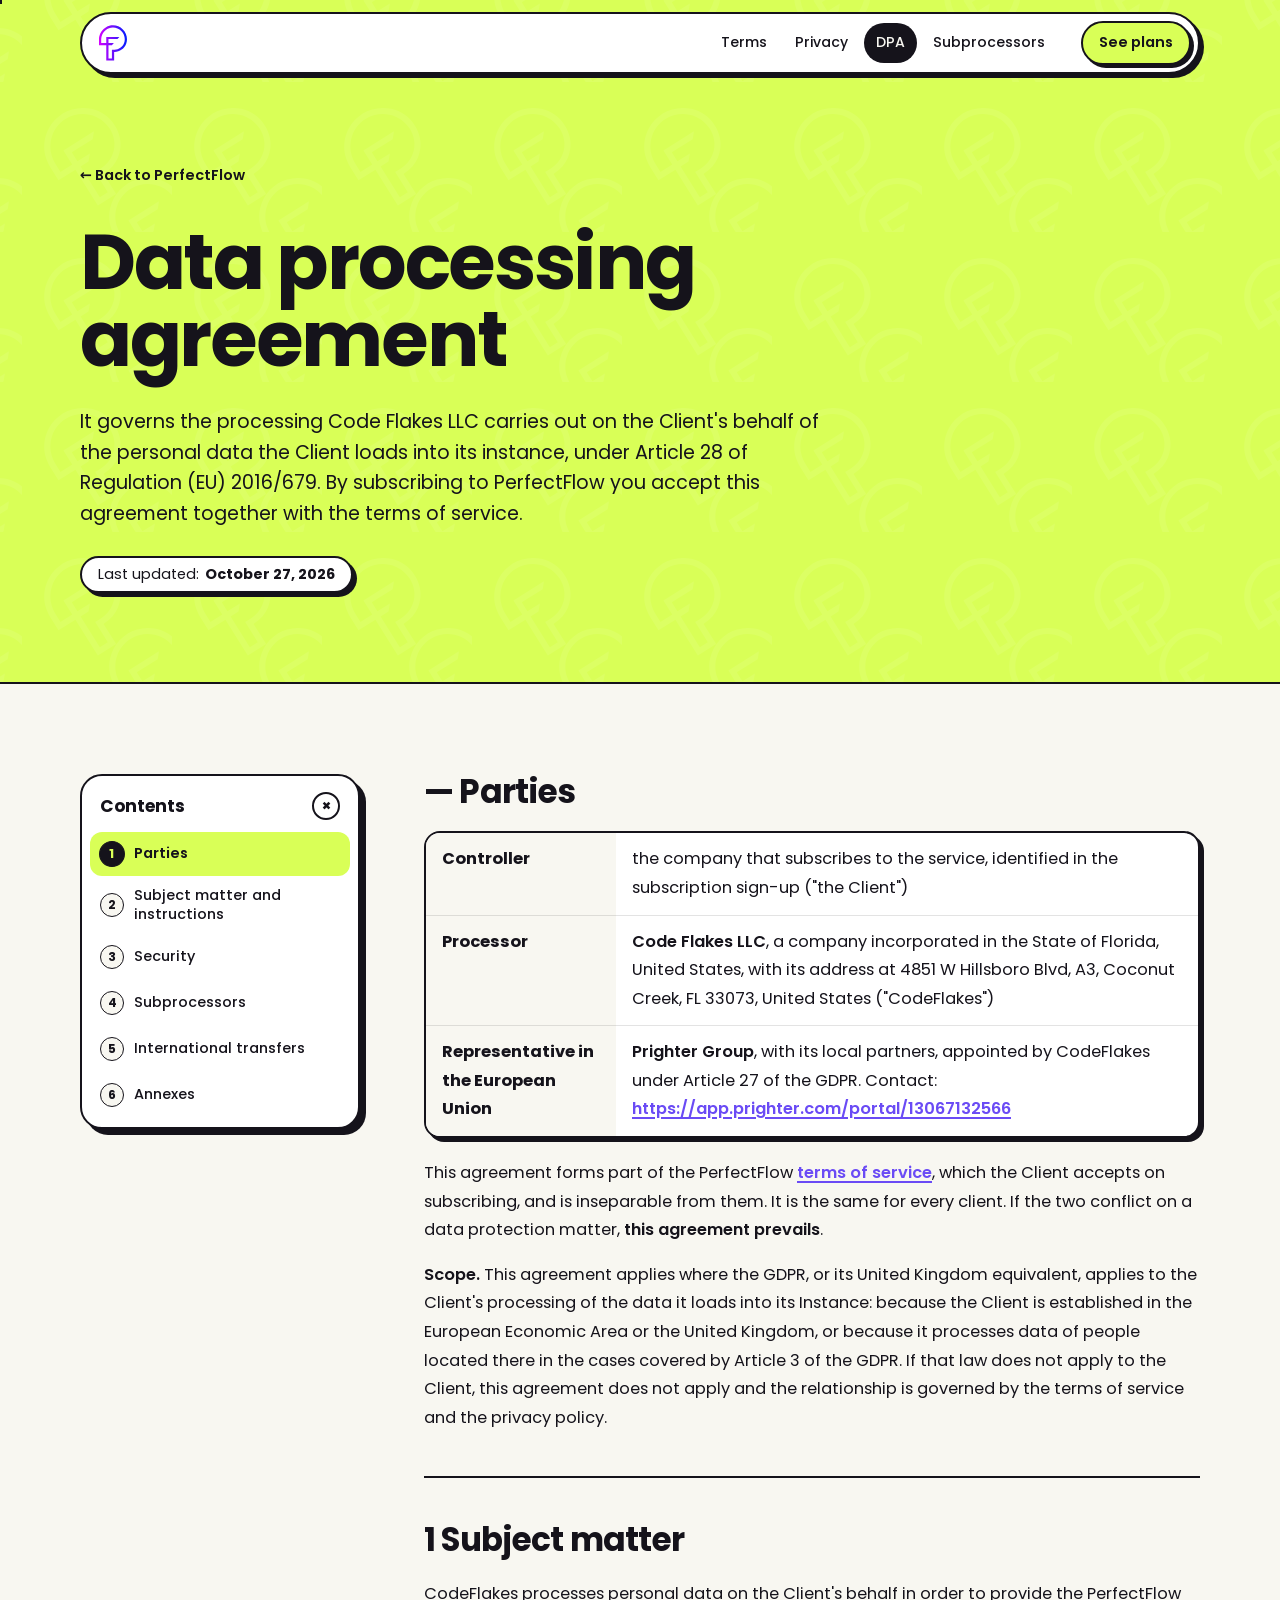
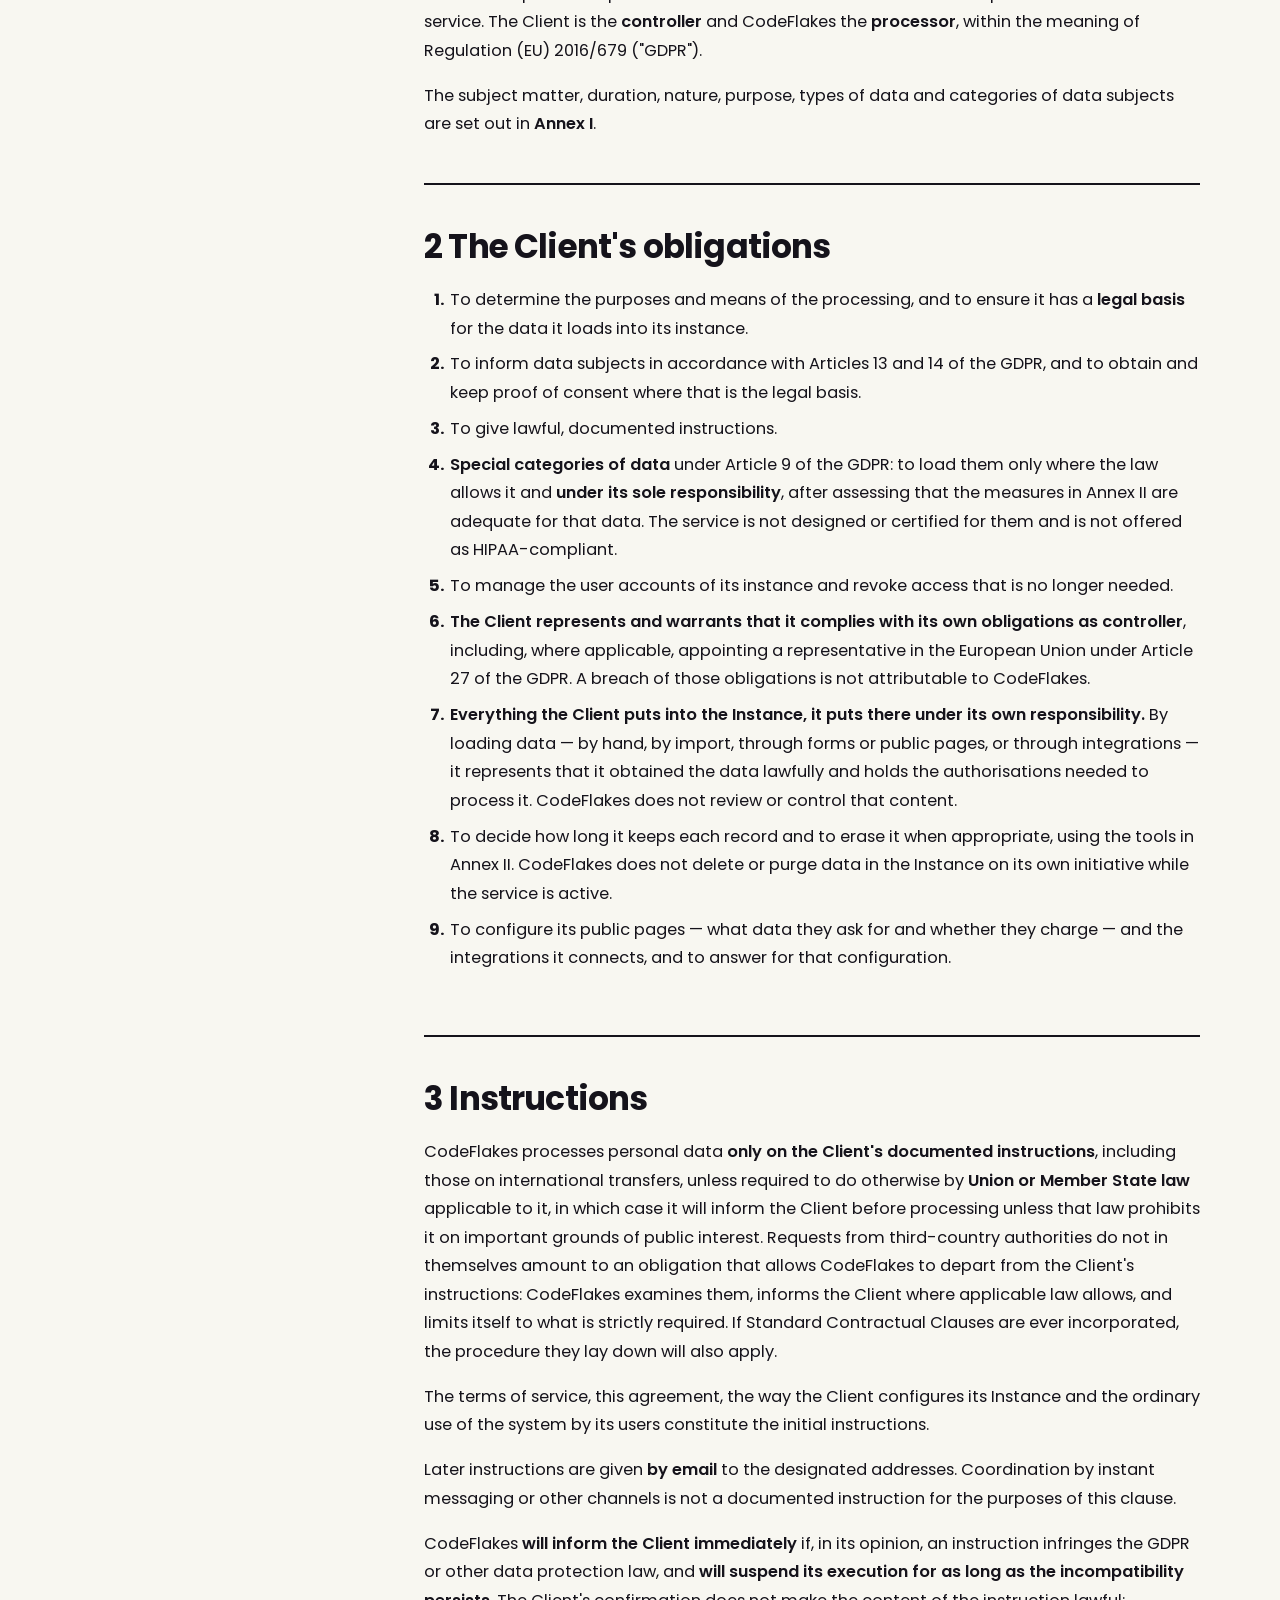
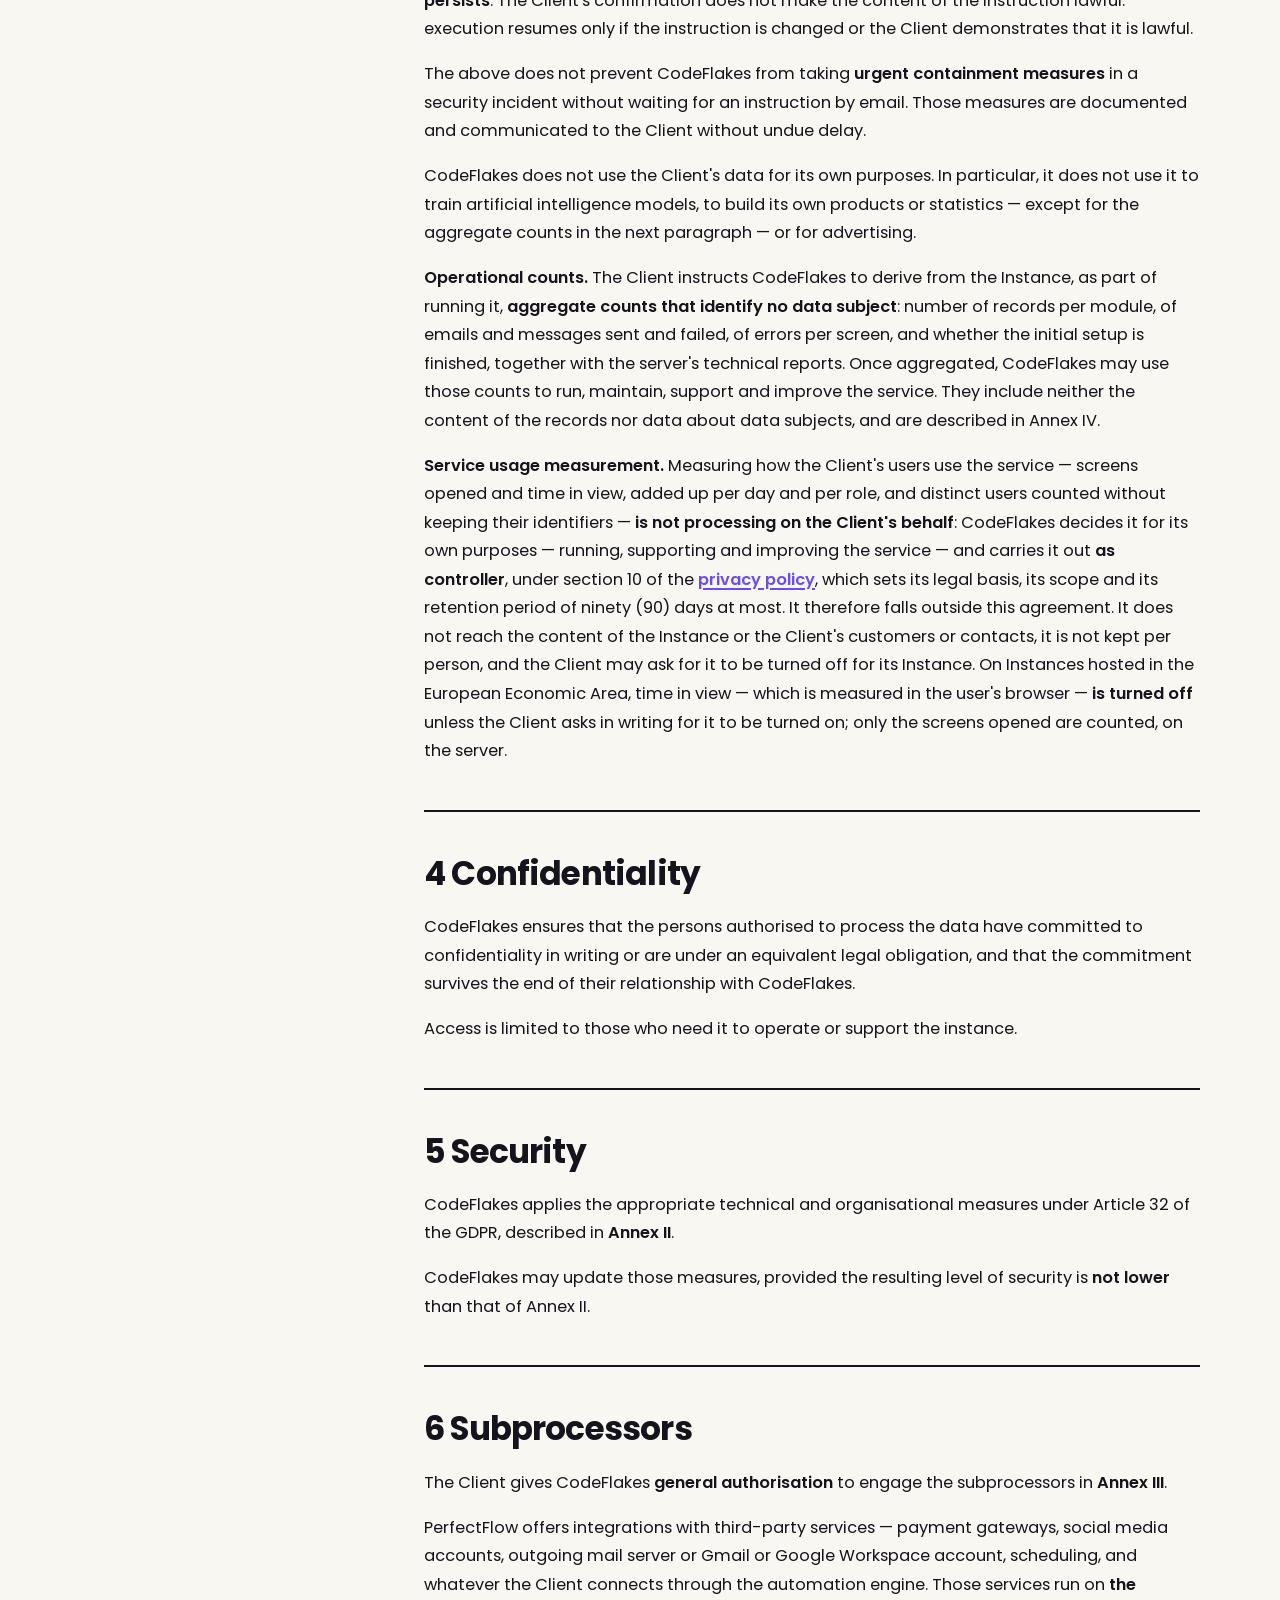
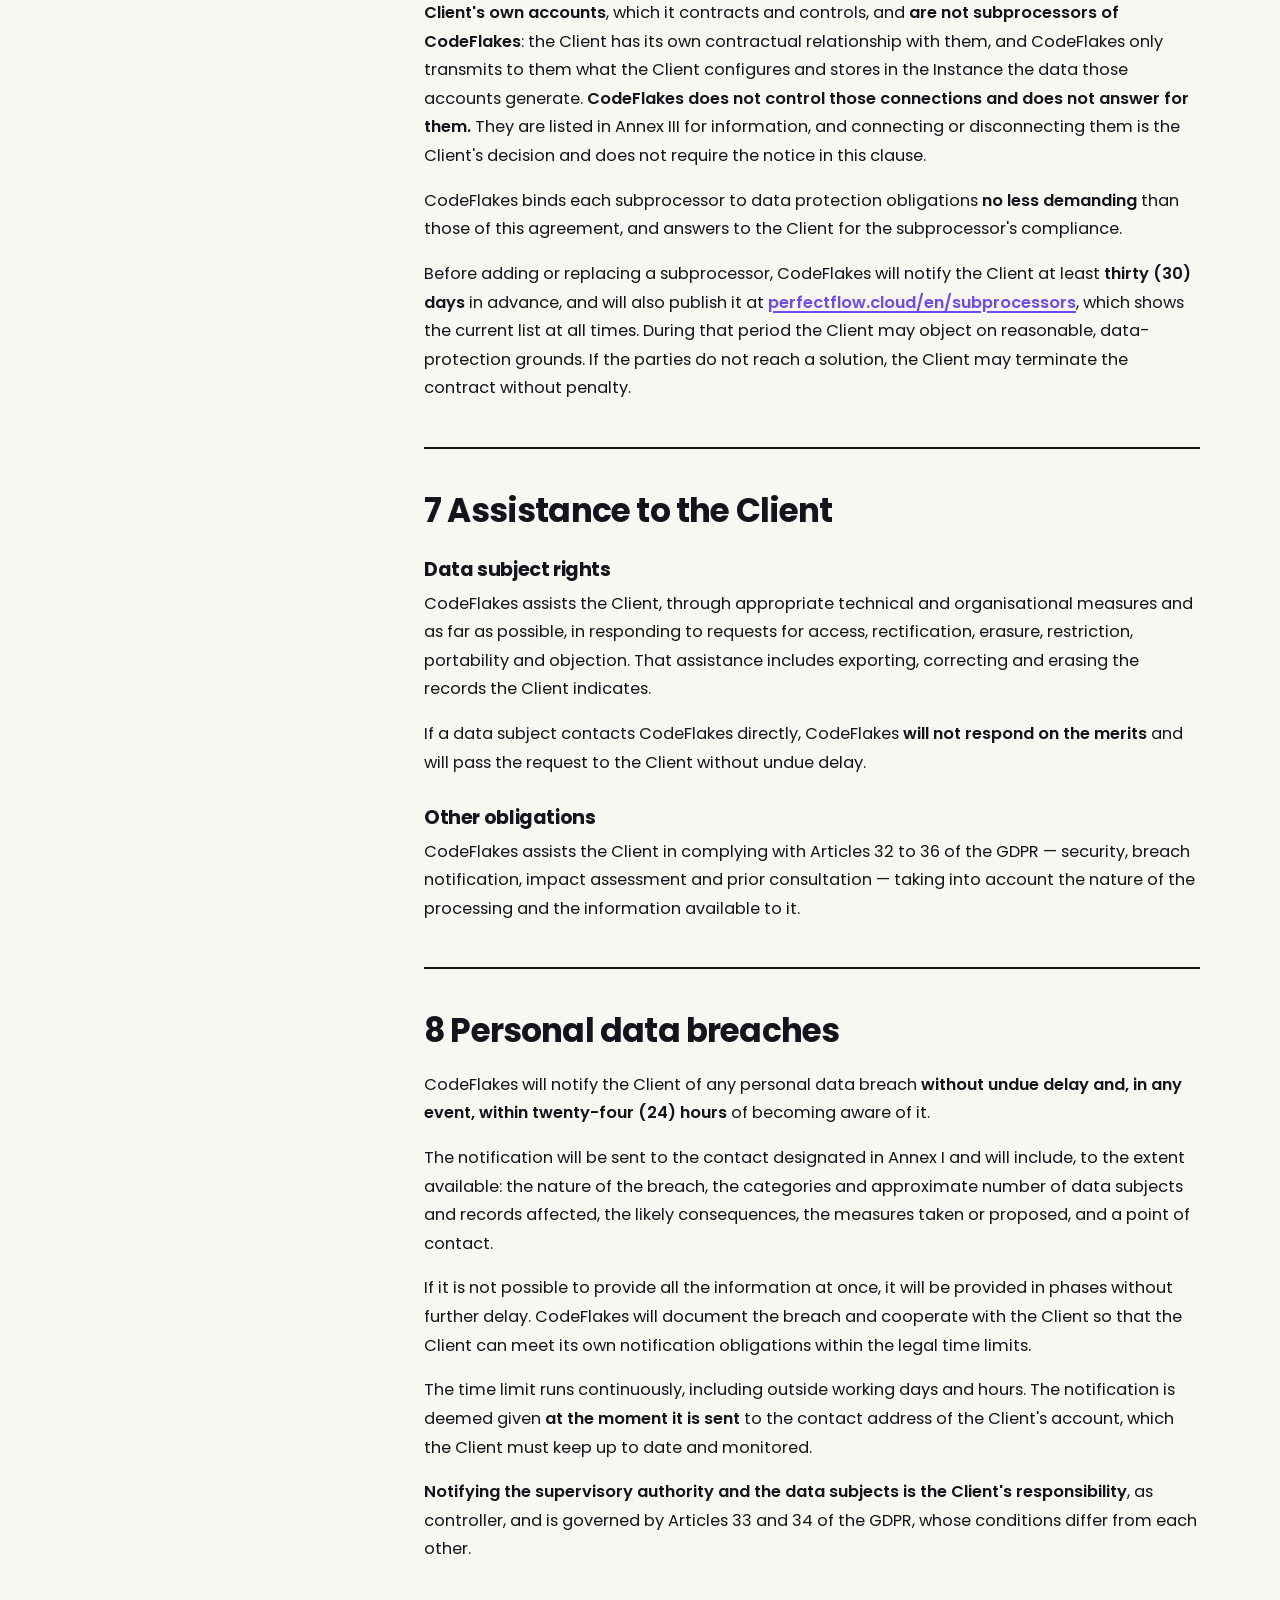
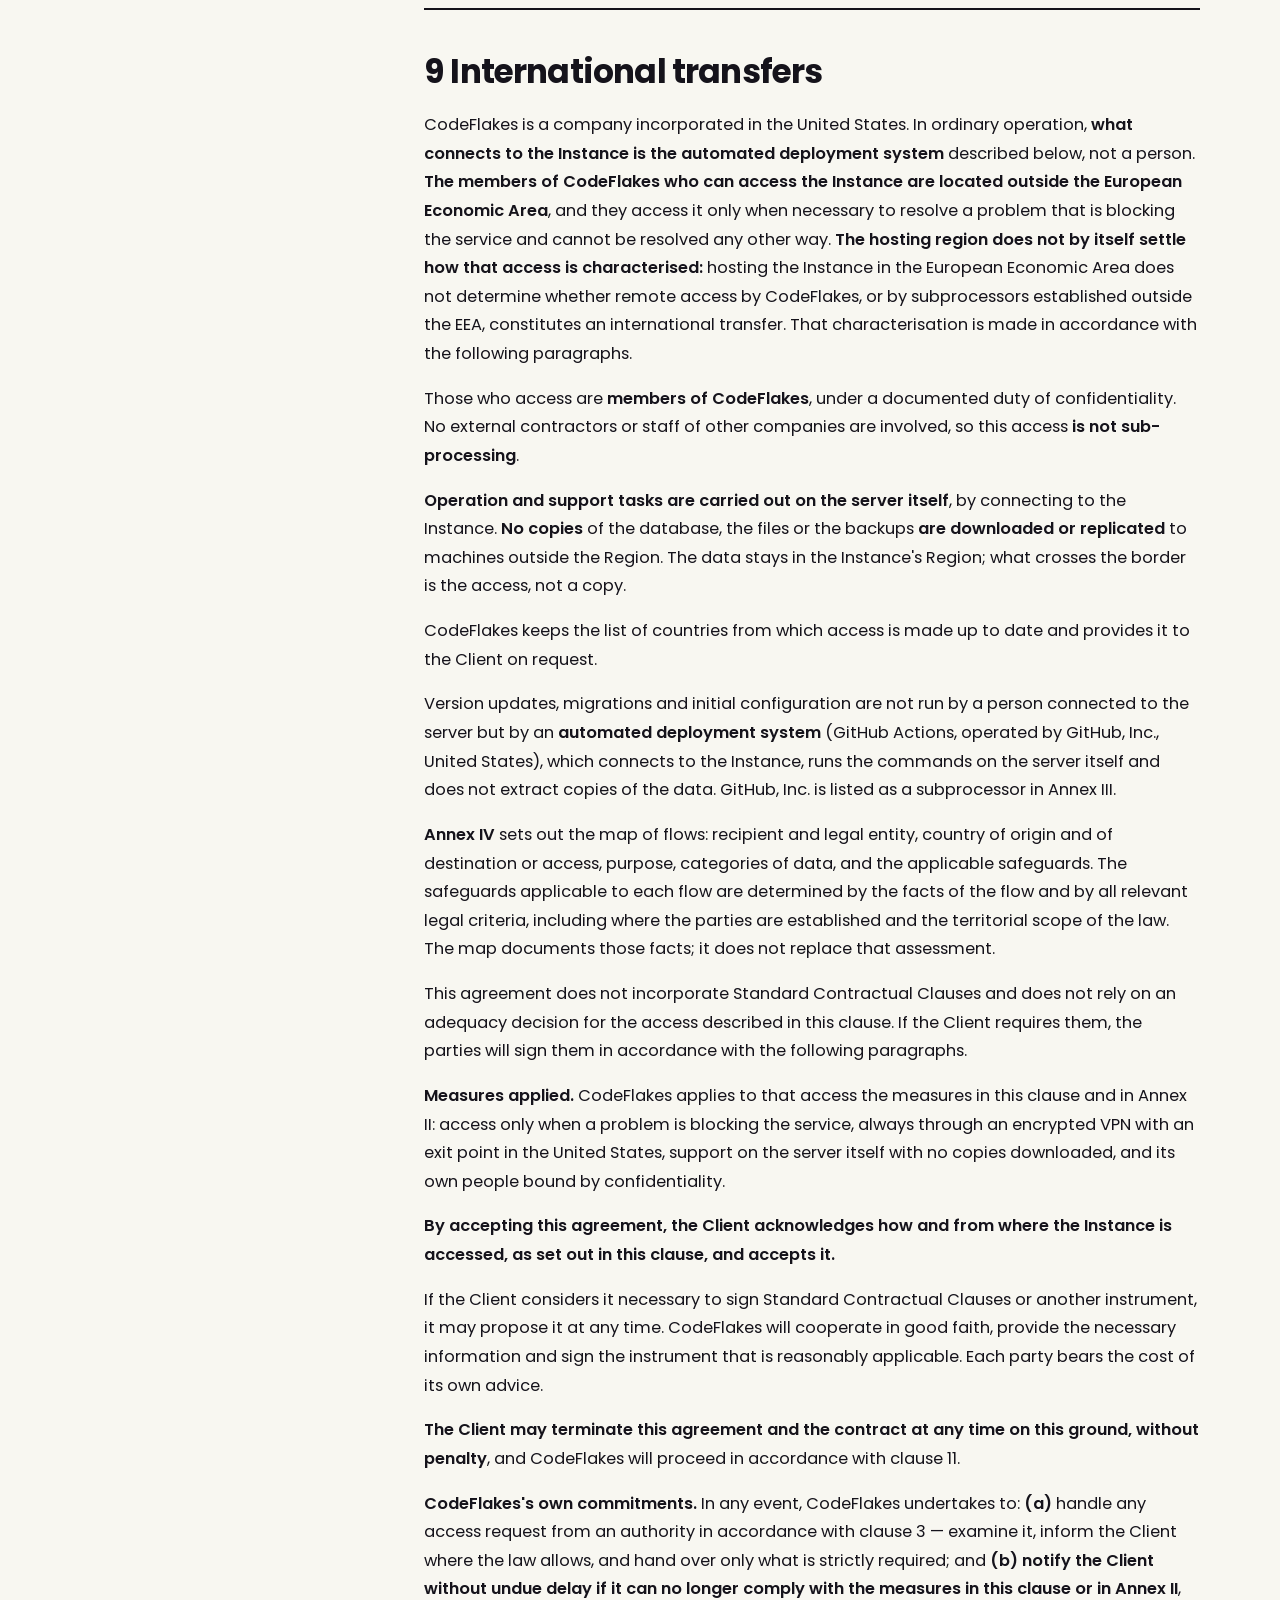
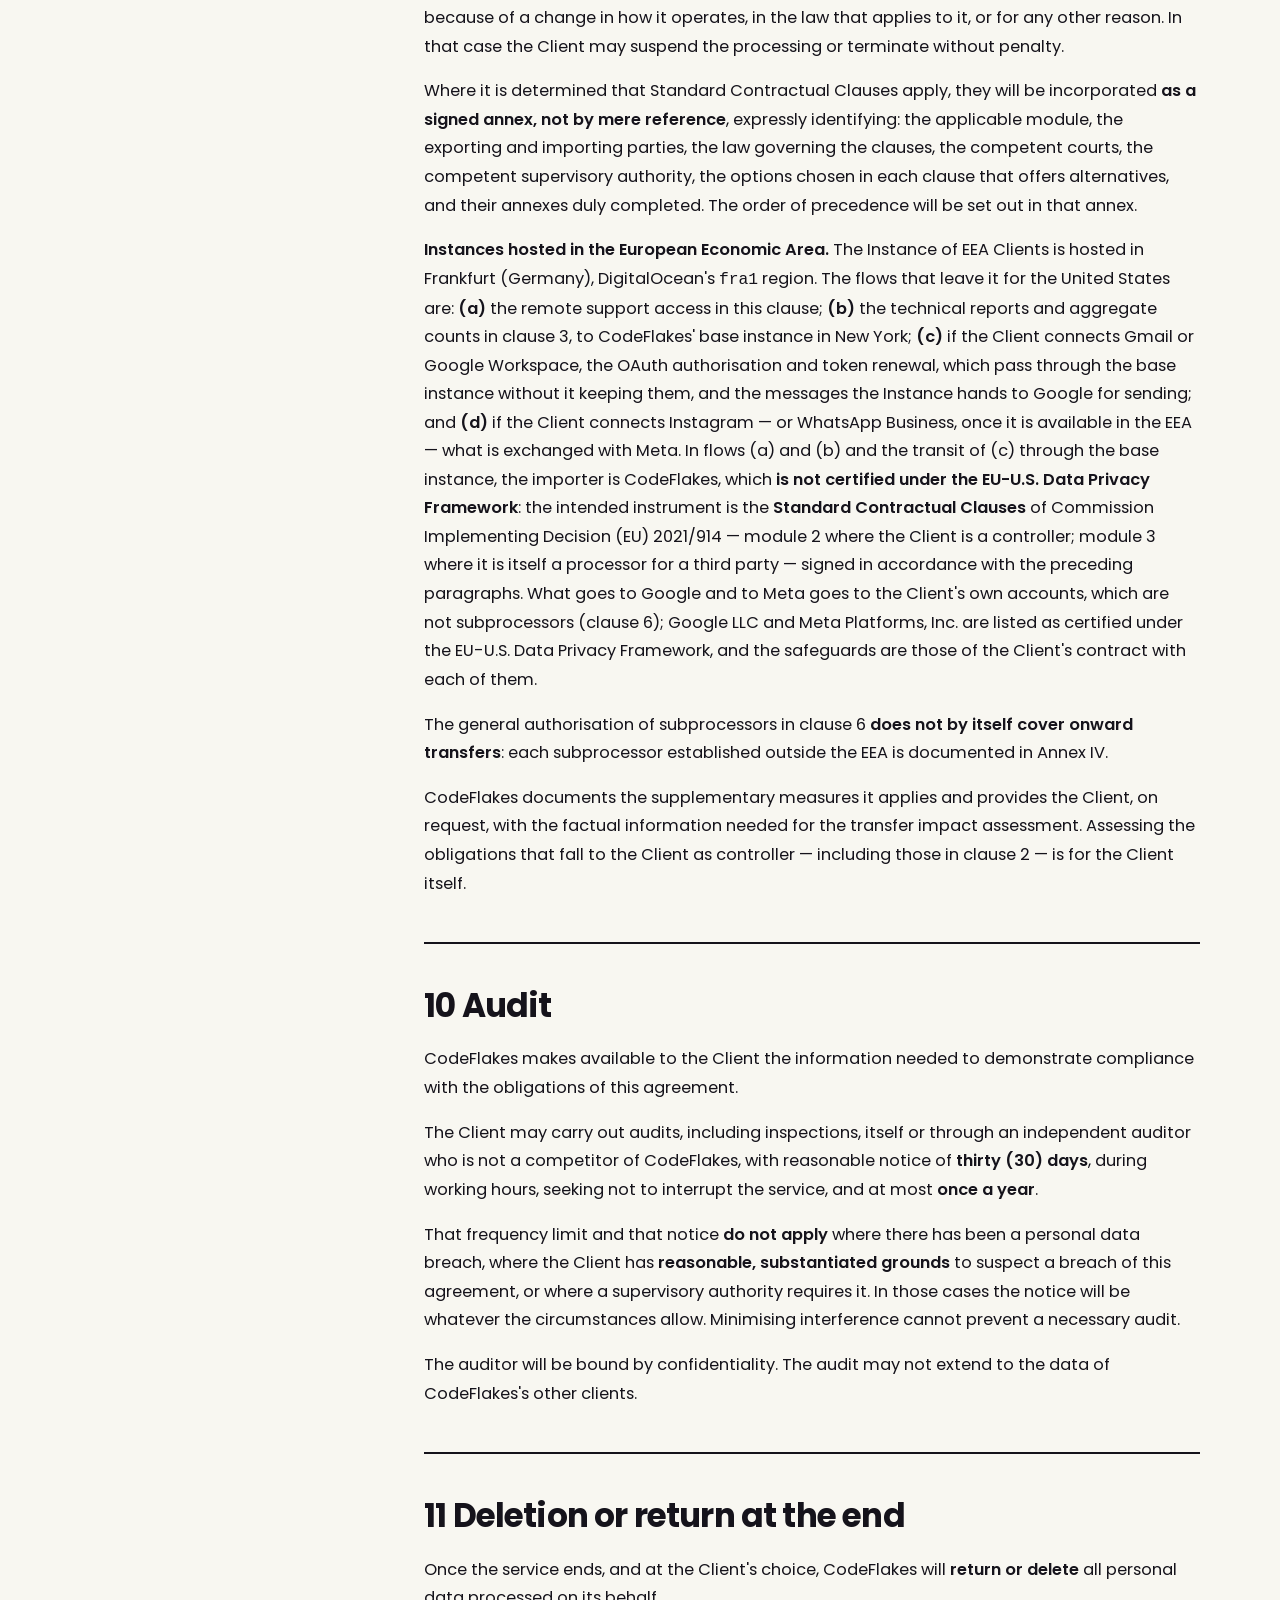
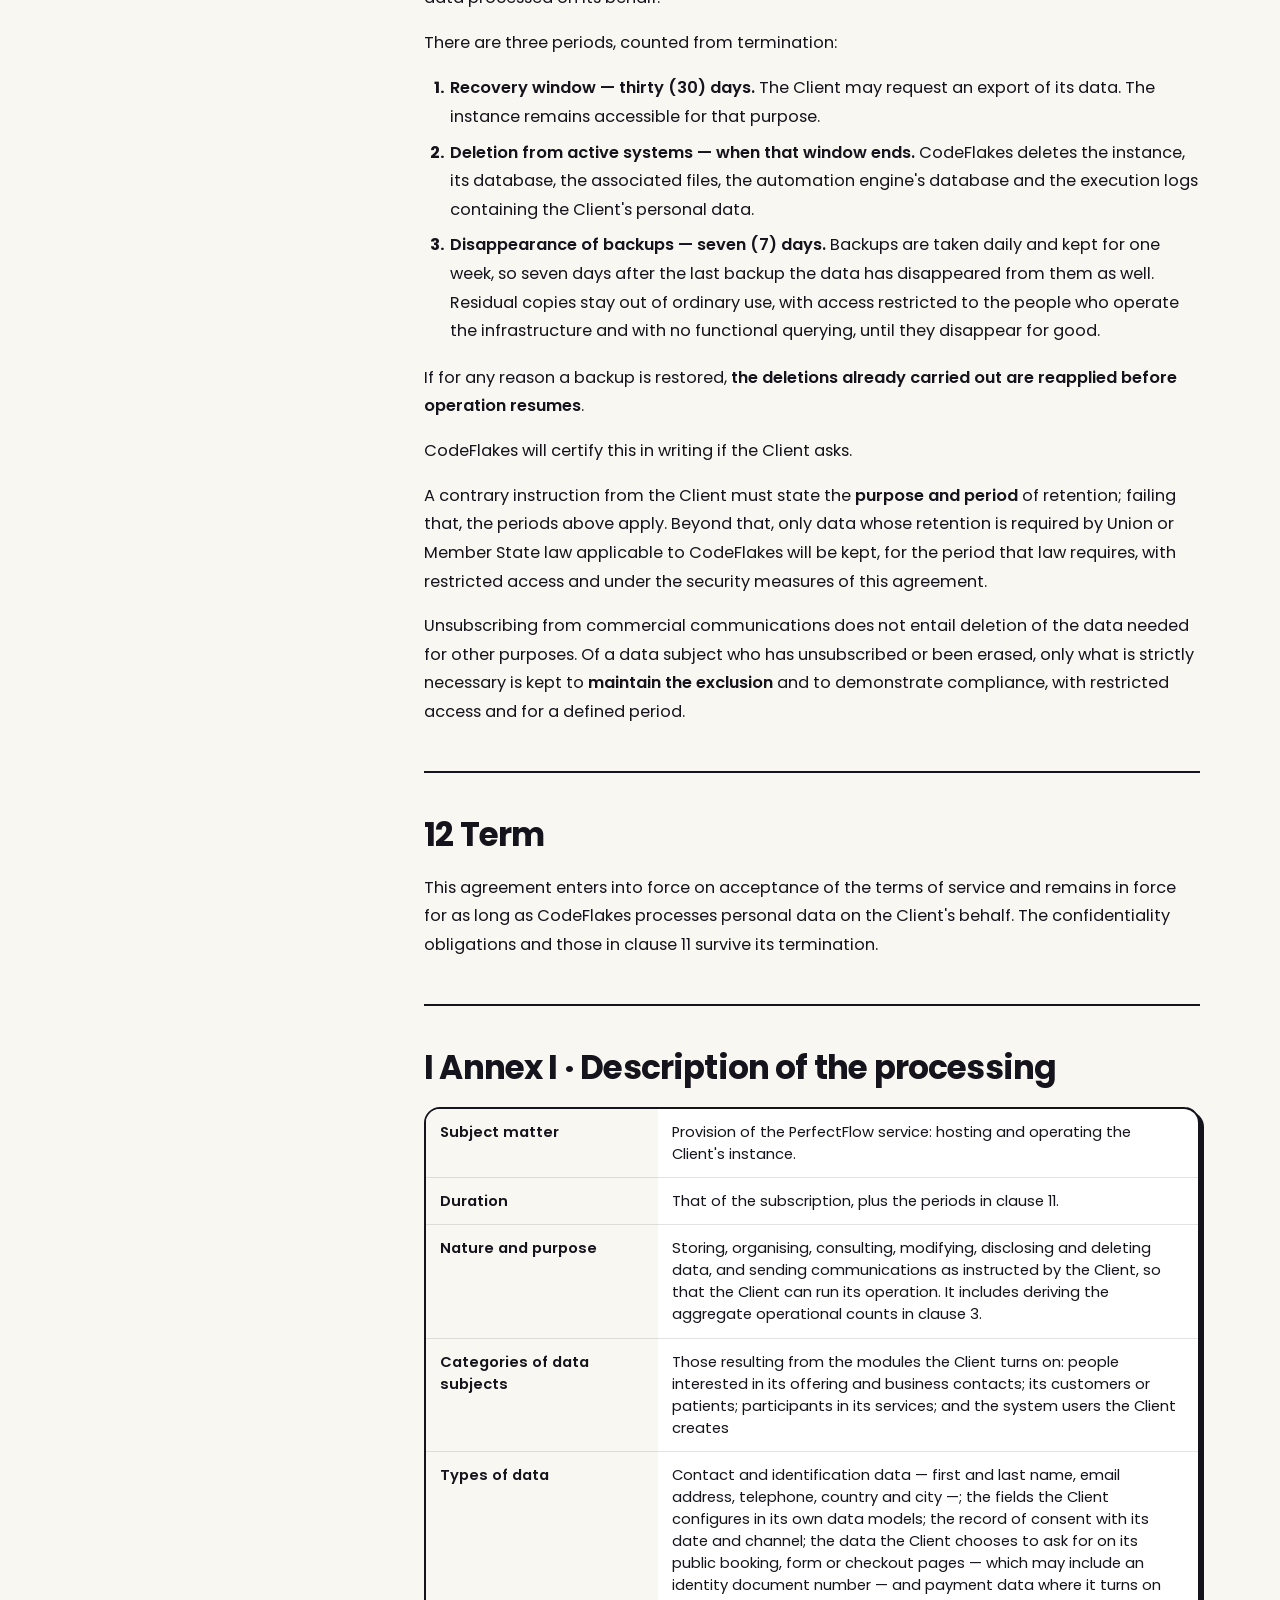
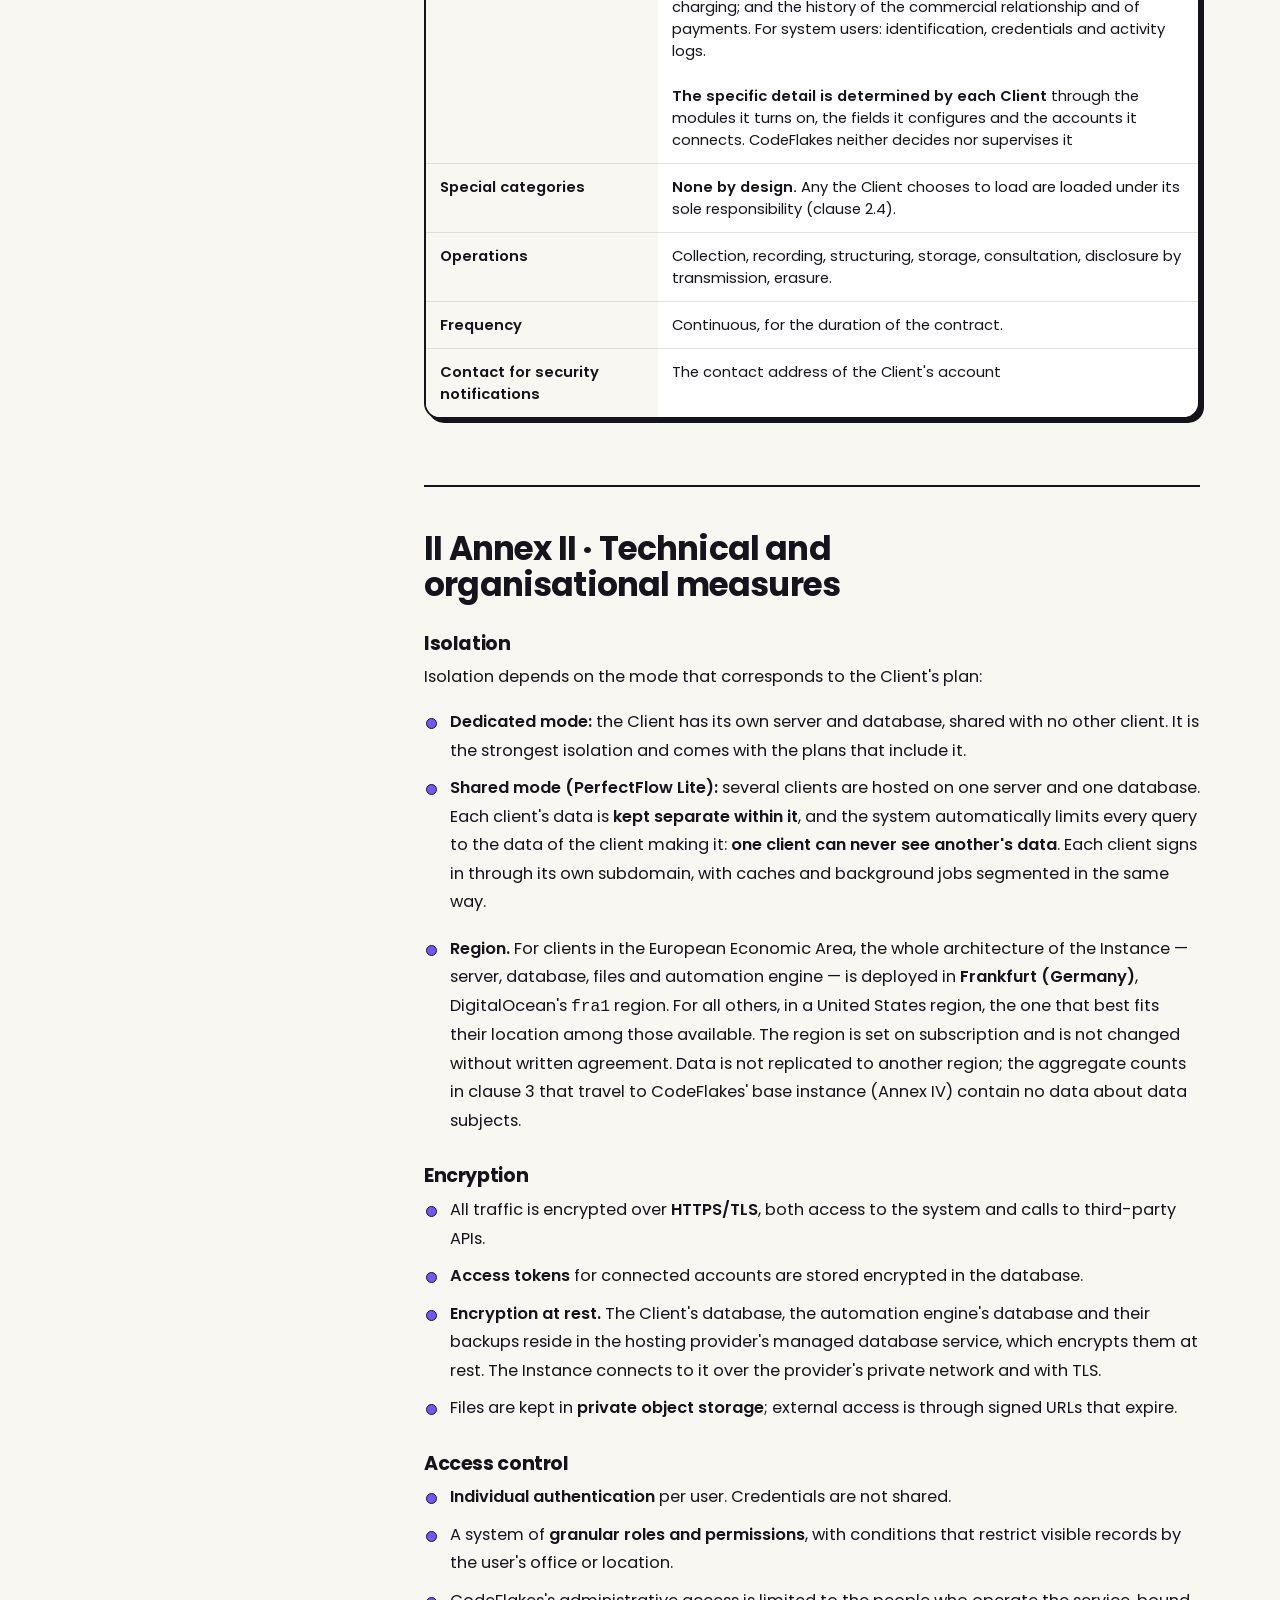
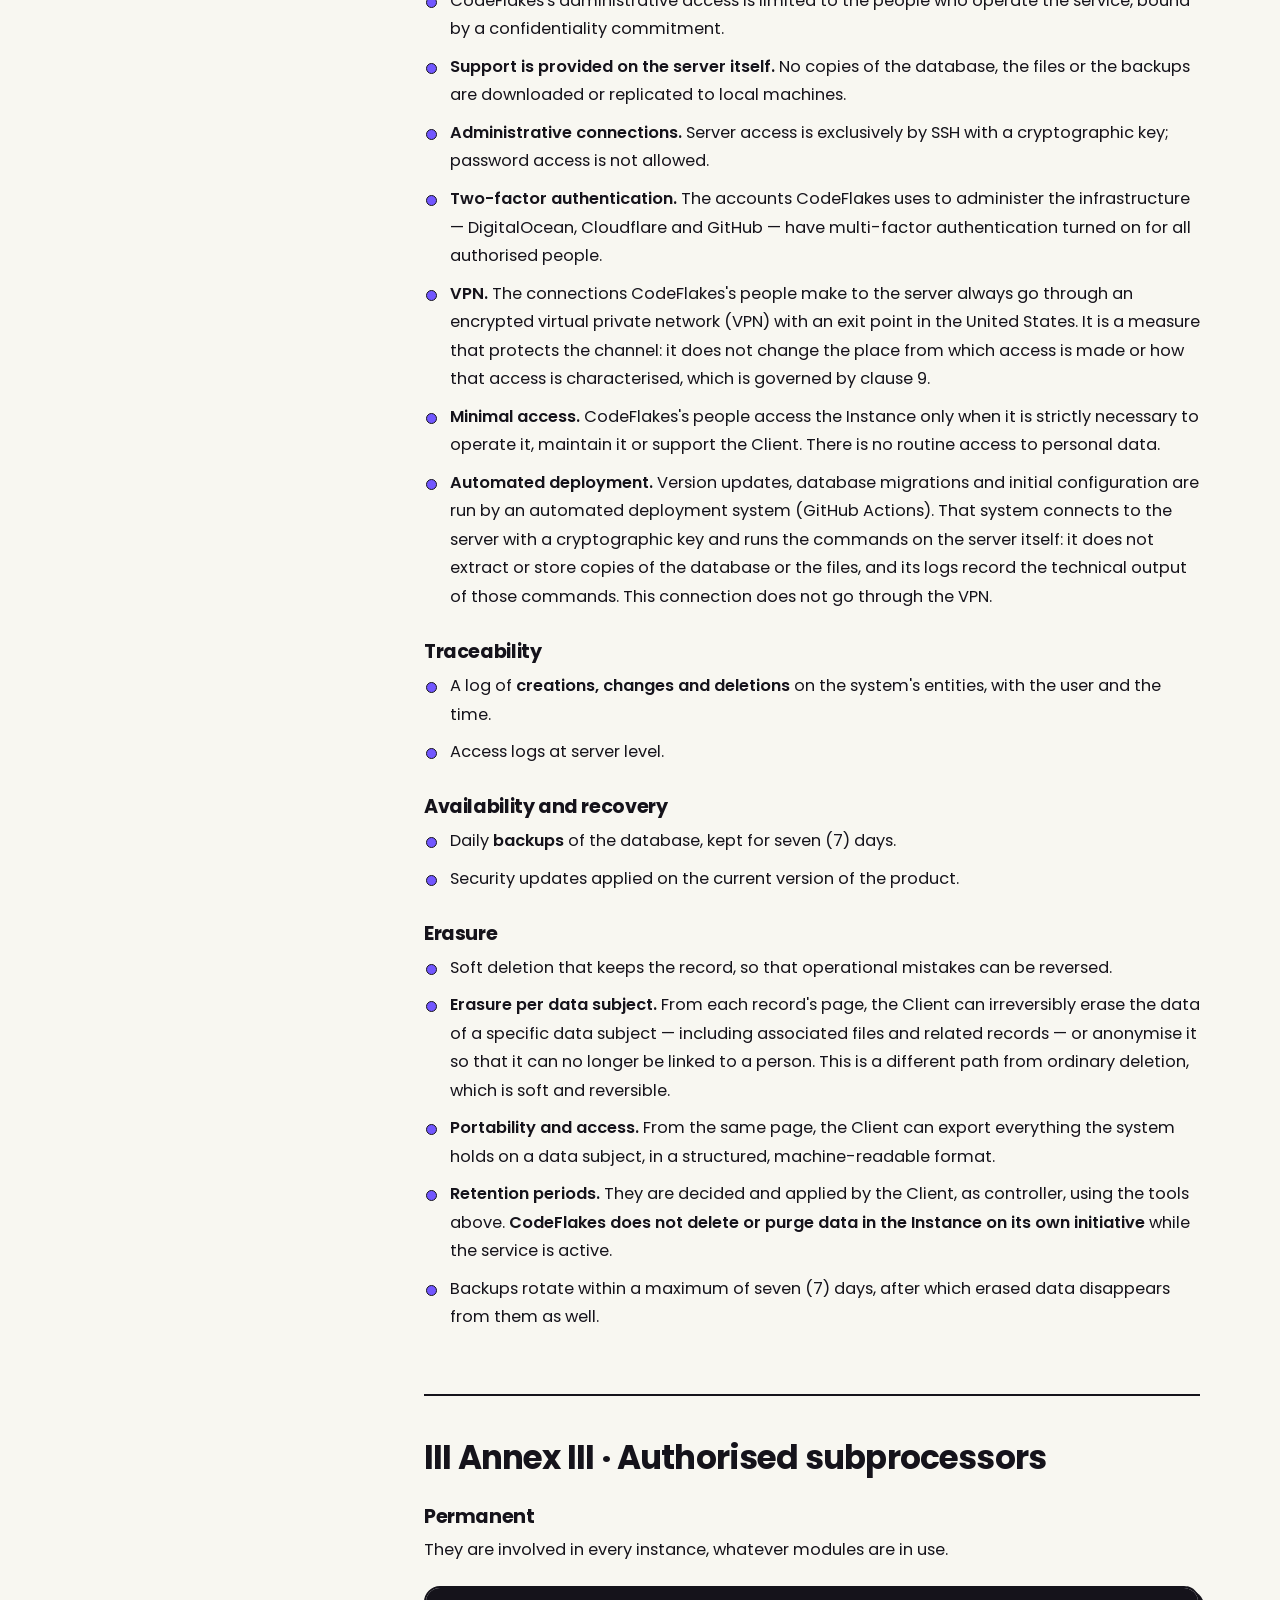
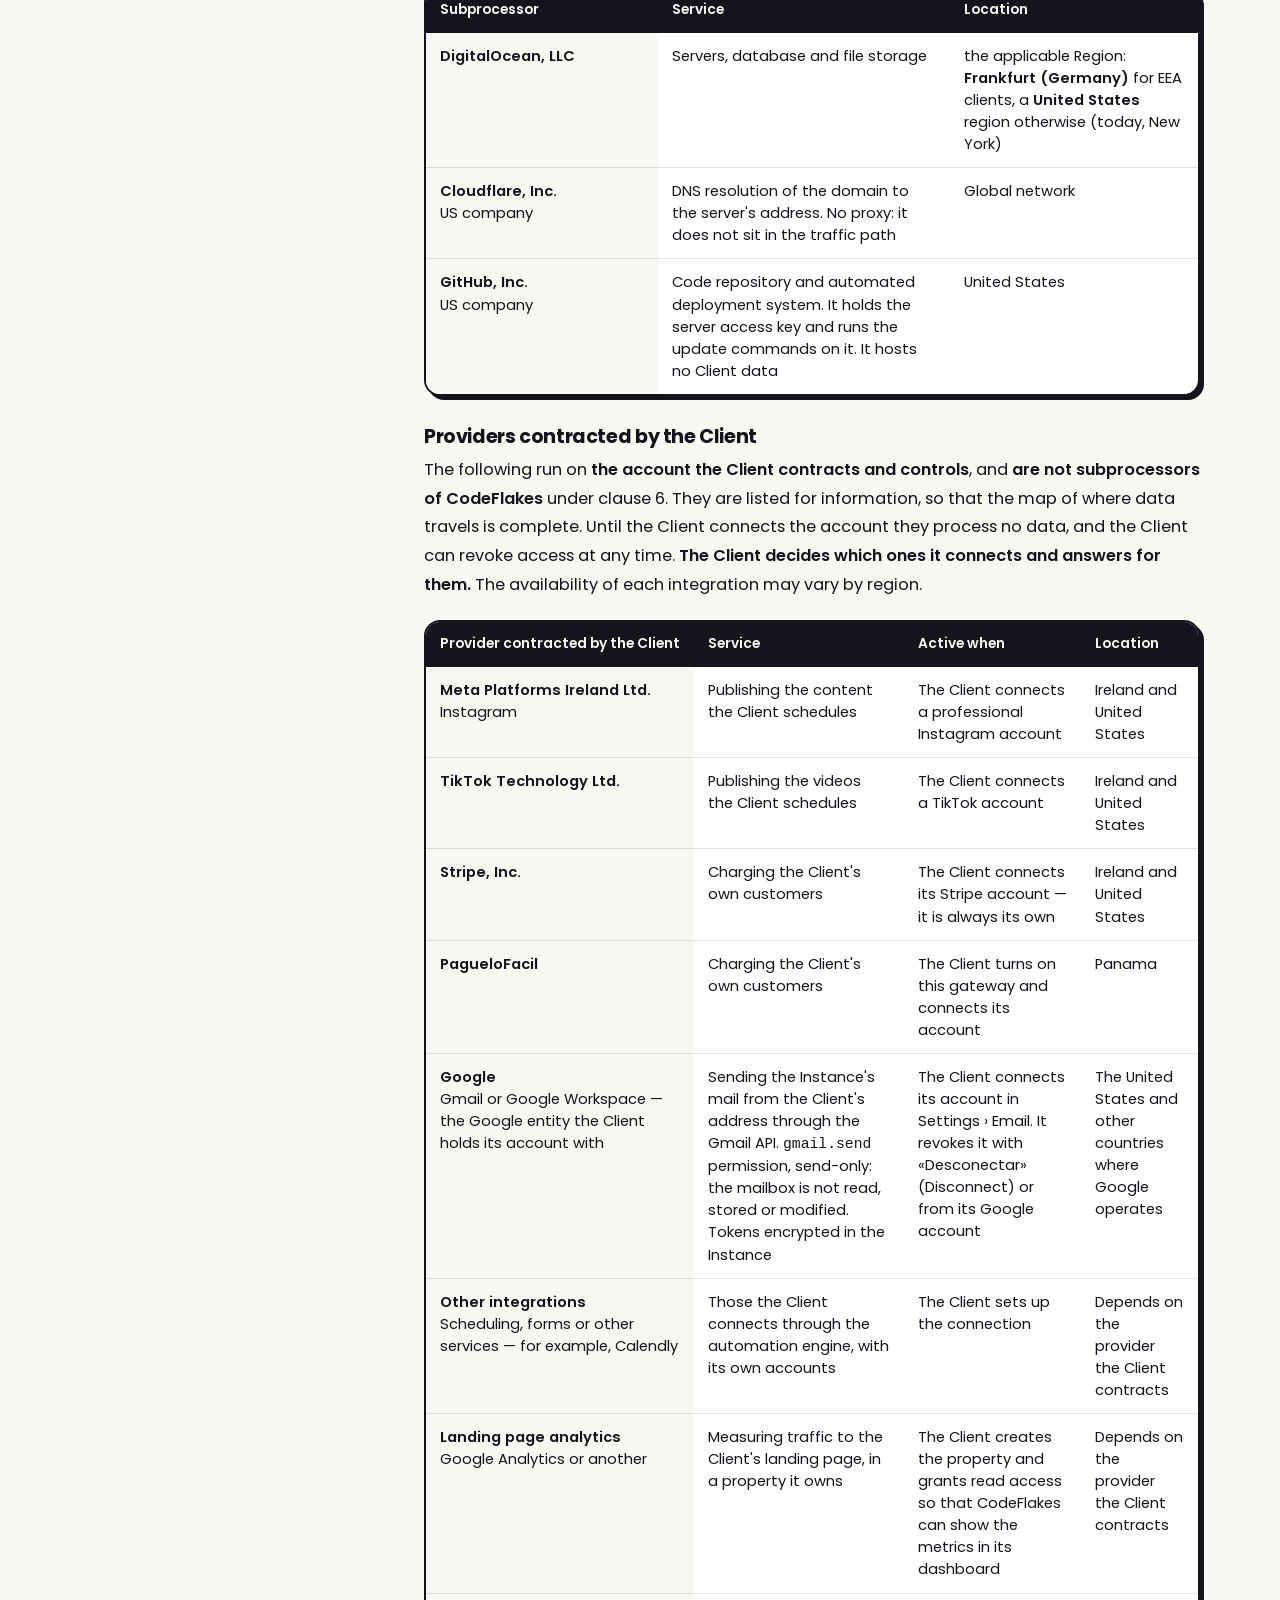
<file: preview/en/dpa/index.html>
<!doctype html>
<html lang="en">
<head>
<meta charset="utf-8">
<meta name="viewport" content="width=device-width, initial-scale=1, viewport-fit=cover">
<title>Data processing agreement — PerfectFlow</title>
<meta name="description" content="The agreement under which Code Flakes LLC processes, on behalf of each PerfectFlow client, the personal data that client loads into its instance. It forms part of the terms of service.">
<link rel="canonical" href="https://perfectflow.cloud/en/dpa">
<meta name="theme-color" content="#D600FE">
<meta property="og:type" content="article"><meta property="og:site_name" content="PerfectFlow">
<meta property="og:title" content="Data processing agreement — PerfectFlow"><meta property="og:description" content="The agreement under which Code Flakes LLC processes, on behalf of each PerfectFlow client, the personal data that client loads into its instance. It forms part of the terms of service.">
<link rel="icon" type="image/svg+xml" href="../../assets/brand/favicon.svg">
<link rel="preconnect" href="https://fonts.googleapis.com"><link rel="preconnect" href="https://fonts.gstatic.com" crossorigin>
<link rel="preload" href="https://perfectflow.cloud/assets/fonts/chillax-variable.woff2" as="font" type="font/woff2" crossorigin>
<link href="https://fonts.googleapis.com/css2?family=Poppins:wght@300;400;500;600;700&display=swap" rel="stylesheet">
<style>
@font-face{font-family:"Chillax";src:url("https://perfectflow.cloud/assets/fonts/chillax-variable.woff2") format("woff2");font-weight:200 700;font-style:normal;font-display:swap}
:root{
  --cream:#F8F7F1;
  --paper:#FFFFFF;
  --ink:#15131B;
  --ink-70:#45414F;
  --ink-45:#6B6777;
  --violet:#7257FF;
  --violet-tx:#6A4BF5;
  --magenta:#D600FE;
  --blue:#011EFE;
  --lime:#D9FF57;
  --coral:#FF6A47;
  --sky:#A9DAFF;
  --brand:linear-gradient(120deg,var(--magenta),var(--blue));

  --line:2px solid var(--ink);
  --hard:6px 6px 0 var(--ink);
  --hard-sm:4px 4px 0 var(--ink);
  --hard-lg:10px 10px 0 var(--ink);

  --r-lg:22px;
  --r-md:16px;
  --r-pill:999px;

  --shell:1200px;
  --gutter:clamp(20px,5vw,40px);
  --sec:clamp(72px,11vw,140px);

  --safe-t:env(safe-area-inset-top,0px);
  --safe-b:env(safe-area-inset-bottom,0px);
  --safe-l:env(safe-area-inset-left,0px);

  --ease:cubic-bezier(.22,.9,.24,1);
  --boing:cubic-bezier(.34,1.56,.64,1);
}
*,*::before,*::after{box-sizing:border-box}
html{-webkit-text-size-adjust:100%}
body{margin:0;background:var(--cream);color:var(--ink);font-family:"Poppins",ui-sans-serif,system-ui,-apple-system,"Segoe UI",Helvetica,Arial,sans-serif;font-size:clamp(15px,1vw,16.5px);line-height:1.65;overflow-x:hidden;-webkit-font-smoothing:antialiased}
h1,h2,h3{font-family:"Chillax","Poppins",ui-sans-serif,system-ui,sans-serif;font-weight:700;letter-spacing:-.02em;line-height:1;text-wrap:balance;margin:0}
h1{font-size:clamp(2.5rem,5.6vw,5rem);letter-spacing:-.025em;line-height:.95}
h2{font-size:clamp(2rem,4.6vw,3.8rem);letter-spacing:-.025em}
h3{font-size:clamp(1.15rem,1.8vw,1.45rem);line-height:1.08}
p{margin:0}a{color:inherit}button{font:inherit;color:inherit}
:focus-visible{outline:3px solid var(--ink);outline-offset:3px;border-radius:6px}
.b-violet :focus-visible,.b-ink :focus-visible{outline-color:var(--lime)}
::selection{background:var(--lime);color:var(--ink)}
.shell{width:100%;max-width:var(--shell);margin-inline:auto;padding-inline:max(var(--gutter),var(--safe-l))}
section{padding-block:var(--sec);border-top:var(--line);position:relative}
.lead{font-size:clamp(1.02rem,1.5vw,1.25rem);max-width:54ch;line-height:1.55;opacity:.88}
.b-violet{background:var(--violet);color:#fff}.b-lime{background:var(--lime)}.b-coral{background:var(--coral)}.b-sky{background:var(--sky)}
.b-ink{background:var(--ink);color:var(--cream)}.b-cream{background:var(--cream)}.b-paper{background:var(--paper)}.b-brand{background:linear-gradient(125deg,var(--magenta),#7A0FFE 48%,var(--blue));color:#fff}
.skip{position:absolute;left:-9999px;top:0;background:var(--ink);color:var(--cream);padding:12px 18px;z-index:300}.skip:focus{left:0}
.btn{display:inline-flex;align-items:center;justify-content:center;gap:.5em;white-space:nowrap;min-height:52px;padding:.8em 1.6em;border-radius:var(--r-pill);border:var(--line);font-weight:600;font-size:1rem;text-decoration:none;cursor:pointer;background:var(--paper);color:var(--ink);box-shadow:var(--hard-sm);transition:transform .15s var(--ease),box-shadow .15s var(--ease),background .2s}
.btn:hover{transform:translate(-2px,-2px);box-shadow:6px 6px 0 var(--ink)}.btn:active{transform:translate(4px,4px);box-shadow:0 0 0 var(--ink)}
.btn-lime{background:var(--lime)}.btn-ink{background:var(--ink);color:var(--cream)}.btn-ghost{background:transparent;color:inherit;border-color:currentColor}
.btn-sm{min-height:42px;padding:.55em 1.1em;font-size:.9rem;box-shadow:3px 3px 0 var(--ink)}
.iso{display:block;width:30px;height:36px}
.sr{position:absolute!important;width:1px;height:1px;overflow:hidden;clip:rect(0 0 0 0);white-space:nowrap}
/* cabecera */
.hdr{position:fixed;top:calc(12px + var(--safe-t));left:0;right:0;z-index:150;pointer-events:none}
.hdr-bar{pointer-events:auto;display:flex;align-items:center;gap:clamp(10px,2vw,24px);background:var(--paper);color:var(--ink);border:var(--line);border-radius:var(--r-pill);box-shadow:var(--hard-sm);padding:7px 7px 7px 16px;min-height:58px}
.logo{display:flex;align-items:center;gap:9px;min-height:44px;min-width:44px;text-decoration:none}
.nav{display:flex;gap:4px;margin-left:auto}
.nav a{text-decoration:none;font-size:.88rem;font-weight:500;padding:8px 12px;border-radius:var(--r-pill);white-space:nowrap;transition:background .2s}
.nav a:hover{background:var(--lime)}
html{scroll-behavior:smooth;scroll-padding-top:calc(96px + var(--safe-t))}
@media (prefers-reduced-motion:reduce){html{scroll-behavior:auto}}
.nav{position:relative}
.nav a{position:relative;z-index:1;transition:background .2s,color .3s var(--ease)}
.nav .ind{position:absolute;left:0;top:0;width:0;height:0;border-radius:var(--r-pill);background:var(--ink);box-shadow:2px 2px 0 var(--lime);opacity:0;pointer-events:none;z-index:0;
  transition:transform .5s var(--boing),width .5s var(--boing),opacity .25s var(--ease)}
.nav.has .ind{opacity:1}
.nav a.on{color:var(--cream)}
.nav a.on:hover{background:transparent}
.mob a.on{color:var(--violet)}
.mob a.on::before{content:"";display:inline-block;width:10px;height:10px;border-radius:50%;background:var(--lime);border:2px solid var(--ink);margin-right:10px;vertical-align:.18em}
.hdr-end{display:flex;align-items:center;gap:8px}
.lang{display:flex;border:var(--line);border-radius:var(--r-pill);overflow:hidden}
.lang button{border:0;background:var(--paper);padding:6px 11px;font-size:.78rem;font-weight:600;cursor:pointer;min-height:44px;min-width:44px}
.lang button[aria-pressed="true"]{background:var(--ink);color:var(--cream)}
@media (max-width:980px){.nav{display:none}.hdr-end{margin-left:auto}}
@media (max-width:520px){.hdr-end .btn{display:none}}
.prog{position:fixed;top:0;left:0;height:4px;width:0;background:var(--lime);z-index:160;border-right:2px solid var(--ink)}
/* hero */
.hero{border-top:0;padding-top:calc(110px + var(--safe-t) + clamp(20px,4vw,44px));padding-bottom:clamp(64px,8vw,110px);overflow:hidden;isolation:isolate}
.hero-pattern{position:absolute;inset:-10%;z-index:0;pointer-events:none;opacity:.08;background-size:150px 150px;animation:pan 60s linear infinite}
@keyframes pan{to{background-position:300px -150px}}
.hero .shell{position:relative;z-index:1}
.hero-grid{display:grid;grid-template-columns:minmax(0,1.05fr) minmax(0,.95fr);gap:clamp(36px,5vw,64px);align-items:center}
@media (max-width:980px){.hero-grid{grid-template-columns:1fr}}
.back{display:inline-flex;align-items:center;gap:6px;min-height:44px;font-size:.86rem;font-weight:600;text-decoration:none;opacity:.85}
.back:hover{opacity:1;text-decoration:underline}
.badge{display:inline-block;background:var(--lime);color:var(--ink);border:var(--line);border-radius:var(--r-pill);box-shadow:var(--hard-sm);padding:.4em 1em;font-weight:600;font-size:.92rem;transform:rotate(-3deg);margin-top:18px}
.hero h1{margin:.38em 0 .32em;max-width:15ch}
.price{display:flex;align-items:baseline;flex-wrap:wrap;gap:6px 12px;margin-top:22px}
.price .amt{font-family:"Chillax","Poppins",sans-serif;font-weight:700;font-size:clamp(3.2rem,7vw,5.2rem);letter-spacing:-.03em;line-height:.9}
.price .per{font-weight:600;font-size:1.05rem;opacity:.85}
.price .note{flex-basis:100%;font-size:.86rem;opacity:.75}
.facts{display:flex;flex-wrap:wrap;gap:8px;margin-top:20px}
.fact{display:inline-flex;align-items:center;gap:7px;border:var(--line);border-radius:var(--r-pill);background:var(--paper);color:var(--ink);padding:.35em .9em;font-size:.84rem;font-weight:600;box-shadow:2px 2px 0 var(--ink)}
.fact i{width:18px;height:18px;border-radius:50%;background:var(--lime);border:1.5px solid var(--ink);display:grid;place-items:center;font-style:normal;font-size:.6rem;font-weight:700}
.cta-row{display:flex;flex-wrap:wrap;gap:12px;margin-top:26px}
/* asientos */
.chipx{display:inline-flex;align-items:center;gap:6px;border:1.5px solid var(--ink);border-radius:var(--r-pill);padding:.25em .75em;font-size:.76rem;font-weight:600;background:var(--cream)}
.chipx svg{width:14px;height:14px;fill:none;stroke:var(--ink);stroke-width:2;stroke-linecap:round;stroke-linejoin:round}
@keyframes blinkc{50%{opacity:0}}
/* para quién */
.who-grid{display:grid;grid-template-columns:repeat(3,minmax(0,1fr));gap:clamp(14px,1.8vw,22px);margin-top:clamp(30px,4vw,48px)}
@media (max-width:900px){.who-grid{grid-template-columns:1fr}}
.who{border:var(--line);border-radius:var(--r-lg);box-shadow:var(--hard);padding:clamp(18px,2.2vw,26px);background:var(--paper);transform:rotate(var(--r,0deg));transition:transform .3s var(--boing)}
.who:hover{transform:rotate(0) translateY(-4px)}
.who .ic{width:44px;height:44px;border-radius:12px;border:var(--line);display:grid;place-items:center;background:var(--c,var(--lime));margin-bottom:14px}
.who .ic svg{width:21px;height:21px;fill:none;stroke:var(--ink);stroke-width:2;stroke-linecap:round;stroke-linejoin:round}
.who p{margin-top:8px;font-size:.95rem;line-height:1.5;opacity:.86}
/* qué incluye */
.inc-grid{display:grid;grid-template-columns:repeat(3,minmax(0,1fr));gap:12px;margin-top:clamp(30px,4vw,48px)}
@media (max-width:900px){.inc-grid{grid-template-columns:repeat(2,minmax(0,1fr))}}
@media (max-width:560px){.inc-grid{grid-template-columns:1fr}}
.inc{border:var(--line);border-radius:var(--r-md);background:var(--paper);padding:16px;display:flex;gap:12px;align-items:flex-start;box-shadow:3px 3px 0 var(--ink)}
.inc .ck{width:28px;height:28px;border-radius:50%;background:var(--lime);border:var(--line);display:grid;place-items:center;flex:0 0 28px;font-weight:700;font-size:.8rem}
.inc b{display:block;font-family:"Chillax","Poppins",sans-serif;font-size:1.02rem;line-height:1.15}
.inc p{font-size:.86rem;line-height:1.45;color:var(--ink-70);margin-top:4px}
.inc.star{background:var(--ink);color:var(--cream)}
.inc.star p{color:rgba(251,246,236,.75)}
.inc.star .ck{background:var(--lime);color:var(--ink)}
.inc .tagp{display:inline-block;margin-top:8px;font-size:.75rem;font-weight:700;border:1.5px solid currentColor;border-radius:var(--r-pill);padding:.05em .6em}
/* comparar */
.cmp{margin-top:clamp(30px,4vw,48px);display:grid;grid-template-columns:repeat(3,minmax(0,1fr));gap:14px}
@media (max-width:900px){.cmp{grid-template-columns:1fr}}
.cmpc{border:var(--line);border-radius:var(--r-lg);background:var(--paper);color:var(--ink);padding:18px;display:flex;flex-direction:column;gap:8px;text-decoration:none;box-shadow:3px 3px 0 var(--ink);transition:transform .2s var(--boing),box-shadow .2s}
.cmpc:hover{transform:translate(-2px,-3px);box-shadow:6px 6px 0 var(--ink)}
.cmpc.cur{background:var(--lime);box-shadow:var(--hard);transform:rotate(-1deg)}
.cmpc h3{font-size:1.35rem}
.cmpc .pp{font-family:"Chillax","Poppins",sans-serif;font-weight:700;font-size:1.5rem}
.cmpc .pp small{font-family:"Poppins",sans-serif;font-weight:500;font-size:.8rem;opacity:.7}
.cmpc .ub{height:10px;border-radius:5px;background:rgba(26,26,26,.1);overflow:hidden;margin-top:4px}
.cmpc .ub i{display:block;height:100%;width:0;background:var(--ink);border-radius:5px;transition:width 1s var(--ease)}
.cmpc .ul{font-size:.82rem;font-weight:600}
.cmpc .go{margin-top:auto;font-size:.84rem;font-weight:600;text-decoration:underline;text-underline-offset:3px}
.cmpc .here{font-size:.75rem;font-weight:700;background:var(--ink);color:var(--lime);border-radius:var(--r-pill);padding:.1em .7em;align-self:flex-start}
/* cómo empiezas */
.steps{display:grid;grid-template-columns:repeat(3,minmax(0,1fr));gap:14px;margin-top:clamp(30px,4vw,48px);counter-reset:s}
@media (max-width:900px){.steps{grid-template-columns:1fr}}
.stp{border:2px solid rgba(255,255,255,.85);border-radius:var(--r-lg);padding:18px;position:relative}
.stp .n{display:inline-grid;place-items:center;width:34px;height:34px;border-radius:50%;background:var(--lime);color:var(--ink);border:var(--line);font-weight:700;font-family:"Chillax","Poppins",sans-serif;margin-bottom:10px}
.stp p{margin-top:6px;font-size:.93rem;opacity:.88;line-height:1.5}
.lh-note{margin-top:22px;display:inline-flex;align-items:center;gap:10px;border:2px solid #fff;border-radius:var(--r-pill);padding:.5em 1.1em;font-weight:600}
.lh-note b{background:var(--lime);color:var(--ink);border-radius:var(--r-pill);padding:.05em .6em}
/* preguntas */
.faq{margin-top:clamp(28px,4vw,44px);display:grid;gap:10px;max-width:860px}
.faq details{border:var(--line);border-radius:var(--r-md);background:var(--paper);box-shadow:3px 3px 0 var(--ink);overflow:hidden}
.faq summary{cursor:pointer;list-style:none;padding:16px 50px 16px 18px;font-weight:600;position:relative;min-height:52px}
.faq summary::-webkit-details-marker{display:none}
.faq summary::after{content:"+";position:absolute;right:18px;top:50%;transform:translateY(-50%);font-family:"Chillax","Poppins",sans-serif;font-size:1.5rem;transition:transform .3s var(--boing)}
.faq details[open] summary::after{transform:translateY(-50%) rotate(45deg)}
.faq details p{padding:0 18px 18px;color:var(--ink-70)}
/* cierre y pie */
.close{text-align:center}
.close h2{max-width:18ch;margin-inline:auto}
.close .lead{margin:18px auto 0}
.close .cta-row{justify-content:center}
.foot{background:var(--ink);color:var(--cream);border-top:var(--line);padding-block:clamp(40px,5vw,64px) calc(120px + var(--safe-b))}
.foot-grid{display:flex;flex-wrap:wrap;gap:20px 40px;align-items:flex-start;justify-content:space-between}
.foot a{color:var(--lime)}
.foot-legal{display:flex;flex-wrap:wrap;gap:4px 20px;margin-top:18px}
.foot-legal a{display:inline-flex;align-items:center;min-height:44px;font-size:.86rem;color:rgba(251,246,236,.7);text-decoration:underline;text-underline-offset:3px}
.foot-legal a:hover,.foot-legal a[aria-current="page"]{color:var(--lime)}
.foot .note{margin-top:22px;padding-top:16px;border-top:1px solid rgba(251,246,236,.18);font-size:.8rem;color:rgba(251,246,236,.6);max-width:80ch}
/* barra de compra fija */
.buybar{position:fixed;left:0;right:0;bottom:0;z-index:140;padding:0 max(12px,var(--safe-l)) calc(12px + var(--safe-b));transform:translateY(120%);transition:transform .45s var(--boing);pointer-events:none}
.buybar.on{transform:none}
.buybar-in{pointer-events:auto;max-width:var(--shell);margin-inline:auto;display:flex;align-items:center;gap:12px 18px;flex-wrap:wrap;background:var(--ink);color:var(--cream);border:var(--line);border-radius:var(--r-lg);box-shadow:6px 6px 0 var(--lime);padding:10px 10px 10px 18px}
.buybar .bn{display:flex;flex-direction:column;line-height:1.2;min-width:0}
.buybar .bn b{font-family:"Chillax","Poppins",sans-serif;font-size:1.05rem}
.buybar .bn small{font-size:.78rem;color:rgba(251,246,236,.7)}
.buybar .bp{font-family:"Chillax","Poppins",sans-serif;font-weight:700;font-size:1.35rem;margin-left:auto;white-space:nowrap}
.buybar .bp small{font-family:"Poppins",sans-serif;font-weight:500;font-size:.78rem;opacity:.7}
.buybar .btn{min-height:46px}
.buybar .other{display:inline-flex;align-items:center;min-height:44px;color:var(--cream);font-size:.82rem;font-weight:600;text-decoration:underline;text-underline-offset:3px;white-space:nowrap}
@media (max-width:640px){.buybar .bn small,.buybar .other{display:none}.buybar-in{flex-wrap:nowrap;padding:8px 8px 8px 14px}.buybar .bn{flex:1 1 auto}.buybar .bn b{white-space:nowrap;overflow:hidden;text-overflow:ellipsis}.buybar .bp{font-size:1.1rem}.buybar .btn{padding:.6em 1em;font-size:.9rem;white-space:nowrap;flex:none}}
@media (max-width:460px){.buybar .bn{display:none}.buybar .bp{margin-left:0;margin-right:auto}}
/* entradas */
.rv{opacity:0;transform:translateY(24px);transition:opacity .6s var(--ease),transform .7s var(--boing)}
.rv.in{opacity:1;transform:none}
@media (prefers-reduced-motion:reduce){
  *,*::before,*::after{animation-duration:.001ms!important;animation-iteration-count:1!important;transition-duration:.001ms!important}
  .rv{opacity:1!important;transform:none!important}
}

/* ============ la forja: tu PerfectFlow armándose ============ */
.forge{position:relative;width:100%;max-width:620px;margin-inline:auto;aspect-ratio:1/.98;border:var(--line);border-radius:28px;box-shadow:var(--hard-lg);overflow:hidden;isolation:isolate;
  background:radial-gradient(110% 80% at 80% -5%,rgba(214,0,254,.42),transparent 58%),radial-gradient(90% 80% at -5% 105%,rgba(1,30,254,.5),transparent 62%),#0D0A18;color:var(--ink)}
.fg-art{position:absolute;inset:0;perspective:1200px}
.fg-floor{position:absolute;left:-40%;right:-40%;bottom:-30%;height:75%;transform:rotateX(70deg);transform-origin:50% 0;opacity:0;transition:opacity .9s var(--ease);
  background-image:linear-gradient(rgba(200,240,75,.28) 1px,transparent 1px),linear-gradient(90deg,rgba(200,240,75,.28) 1px,transparent 1px);background-size:44px 44px;
  -webkit-mask-image:linear-gradient(to top,#000 10%,transparent 85%);mask-image:linear-gradient(to top,#000 10%,transparent 85%)}
.forge.s1 .fg-floor{opacity:1;animation:floor 2.4s linear infinite}
@keyframes floor{to{background-position:0 44px,0 0}}
.fg-dust{position:absolute;inset:0;background-image:radial-gradient(1.5px 1.5px at 12% 18%,#fff 50%,transparent 51%),radial-gradient(1px 1px at 78% 12%,#fff 50%,transparent 51%),radial-gradient(1.5px 1.5px at 88% 46%,#A9DAFF 50%,transparent 51%),radial-gradient(1px 1px at 30% 8%,#C8F04B 50%,transparent 51%),radial-gradient(1px 1px at 6% 62%,#fff 50%,transparent 51%),radial-gradient(1.5px 1.5px at 62% 6%,#fff 50%,transparent 51%);opacity:.55;animation:tw 3.2s ease-in-out infinite alternate}
@keyframes tw{to{opacity:.2}}
.fw-tilt{position:absolute;inset:0;transform-style:preserve-3d;transform:rotateX(var(--ty,0deg)) rotateY(var(--tx,0deg));transition:transform .35s ease-out}
.fw{position:absolute;left:6%;right:6%;top:19%;height:57%;transform-style:preserve-3d;transform:rotateX(26deg) rotateY(-20deg) rotateZ(6deg) scale(.9);transition:transform 1.6s var(--ease)}
.forge.done .fw{transform:rotateX(10deg) rotateY(-11deg) rotateZ(1.5deg) scale(1)}
.fw-frame{position:absolute;inset:0;border-radius:16px;border:1.5px solid rgba(169,218,255,.8);background:rgba(169,218,255,.05);box-shadow:0 0 28px rgba(169,218,255,.35),inset 0 0 28px rgba(169,218,255,.12);
  clip-path:inset(0 100% 100% 0 round 16px);transition:clip-path 1.1s var(--ease),background .6s var(--ease),border-color .6s,box-shadow .6s}
.forge.s1 .fw-frame{clip-path:inset(0 0 0 0 round 16px)}
.forge.solid .fw-frame{background:var(--cream);border:2px solid var(--ink);box-shadow:0 40px 70px -24px rgba(0,0,0,.75),0 0 0 1px rgba(255,255,255,.08)}
.fw-in{position:absolute;inset:0;padding:3%;display:grid;grid-template-columns:23% minmax(0,1fr);grid-template-rows:11% minmax(0,1fr);gap:3%;transform-style:preserve-3d;--acc:var(--violet)}
.forge.brandless .fw-in{--acc:#B7B3C4}
.pc{position:relative;border:1.5px dashed rgba(200,240,75,.9);border-radius:10px;background:rgba(200,240,75,.05);opacity:0;min-width:0;min-height:0;overflow:hidden;
  transform:translate3d(var(--fx,0),var(--fy,0),var(--fz,0)) rotate(var(--fr,0)) scale(.6);
  transition:transform 1s var(--ease),opacity .5s var(--ease),background .5s var(--ease),border-color .5s,box-shadow .5s}
.pc.on{opacity:1;transform:translate3d(0,0,0)}
.forge.solid .pc{border-style:solid;border-color:var(--ink);background:var(--paper);box-shadow:2px 2px 0 var(--ink)}
.ct{opacity:0;transition:opacity .45s var(--ease) .15s;height:100%}
.forge.solid .ct{opacity:1}
/* barra superior */
.fw-bar{grid-column:1/-1;display:flex}
.fw-bar .ct{display:flex;align-items:center;gap:6px;padding:0 3%;width:100%}
.fw-bar .dots{display:flex;gap:3px}.fw-bar .dots i{width:6px;height:6px;border-radius:50%;background:#FF6A47;border:1px solid var(--ink)}.fw-bar .dots i:nth-child(2){background:#FFD23F}.fw-bar .dots i:nth-child(3){background:var(--lime)}
.fw-url{flex:1;min-width:0;font-family:ui-monospace,SFMono-Regular,Menlo,monospace;font-size:clamp(.5rem,1.3vw,.66rem);background:var(--cream);border:1px solid var(--ink);border-radius:6px;padding:.15em .5em;white-space:nowrap;overflow:hidden;text-overflow:ellipsis}
.fw-url .caret{display:inline-block;width:1.5px;height:.9em;background:var(--ink);vertical-align:-1px;animation:blinkc .8s steps(1) infinite}
.fw-team{display:flex;align-items:center}
.fw-team i{width:14px;height:14px;border-radius:50%;border:1.5px solid var(--ink);margin-left:-5px;background:var(--c);transform:scale(0);transition:transform .4s var(--boing)}
.fw-team i.on{transform:scale(1)}
.fw-count{font-family:"Chillax","Poppins",sans-serif;font-weight:700;font-size:clamp(.55rem,1.4vw,.72rem);margin-left:4px;font-variant-numeric:tabular-nums;white-space:nowrap}
/* barra lateral */
.fw-side{display:grid;grid-template-rows:repeat(7,minmax(0,1fr));gap:5%;background:transparent;border:0;opacity:1;transform:none;overflow:visible}
.forge.solid .fw-side{background:transparent;border:0;box-shadow:none}
.fw-side .pc{border-radius:8px}
.fw-side .ct{display:flex;align-items:center;gap:6%;padding:0 8%;font-size:clamp(.45rem,1.2vw,.62rem);font-weight:600;white-space:nowrap}
.fw-side .ct i{width:8px;height:8px;border-radius:3px;background:var(--acc);flex:none;transition:background .6s}
.fw-side .pc.act{}
.forge.solid .fw-side .pc.act{background:var(--acc);color:#fff}
.forge.solid .fw-side .pc.act .ct i{background:#fff}
.fw-side .logo-pc .ct{justify-content:center}
.fw-side .logo-pc svg{height:70%;width:auto}
.forge.solid .fw-side .logo-pc{background:var(--ink)}
/* rejilla principal */
.fw-main{display:grid;grid-template-columns:repeat(3,minmax(0,1fr));grid-template-rows:repeat(2,minmax(0,1fr));gap:4%;transform-style:preserve-3d}
.t-lbl{font-size:clamp(.42rem,1.1vw,.58rem);font-weight:600;color:var(--ink-70);display:block}
.t-kpi .ct{padding:10%;display:flex;flex-direction:column;justify-content:space-between}
.forge.solid .t-kpi{background:var(--lime)}
.t-kpi b{font-family:"Chillax","Poppins",sans-serif;font-size:clamp(1.1rem,3.6vw,2rem);line-height:1;font-variant-numeric:tabular-nums}
.t-chart{grid-column:span 2}
.t-chart .ct{padding:5% 6%;display:flex;flex-direction:column}
.bars{flex:1;display:flex;align-items:flex-end;gap:5%;padding-top:6%}
.bars i{flex:1;height:var(--h);background:var(--acc);border:1px solid var(--ink);border-radius:3px 3px 0 0;transform:scaleY(0);transform-origin:bottom;transition:transform .8s var(--boing),background .6s}
.forge.live .bars i{transform:scaleY(1)}
.bars i:nth-child(2){transition-delay:.06s}.bars i:nth-child(3){transition-delay:.12s}.bars i:nth-child(4){transition-delay:.18s}.bars i:nth-child(5){transition-delay:.24s}.bars i:nth-child(6){transition-delay:.3s}.bars i:nth-child(7){transition-delay:.36s}
.bars i:last-child{background:var(--lime)}
.t-cal{grid-column:span 2}
.t-cal .ct{padding:5% 6%;display:flex;flex-direction:column}
.cal-g{flex:1;display:grid;grid-template-columns:repeat(5,1fr);grid-template-rows:repeat(3,1fr);gap:4%;margin-top:4%}
.cal-g span{border:1px dashed rgba(26,26,26,.2);border-radius:4px}
.cal-g span.e{border:1px solid var(--ink);background:var(--c);transform:scale(0);transition:transform .45s var(--boing)}
.forge.live .cal-g span.e{transform:scale(1)}
.t-flow .ct{padding:8%;display:flex;flex-direction:column;justify-content:space-between}
.flow-n{display:flex;align-items:center;gap:6%;font-size:clamp(.42rem,1.1vw,.58rem);font-weight:600;white-space:nowrap;opacity:.25;transform:translateX(-6px);transition:opacity .35s,transform .45s var(--boing)}
.flow-n i{width:10px;height:10px;border-radius:50%;border:1.5px solid var(--ink);background:var(--paper);flex:none;transition:background .3s}
.flow-n.on{opacity:1;transform:none}.flow-n.on i{background:var(--acc)}
/* capas de departamentos (Company) */
.fw-ghost{position:absolute;left:6%;right:6%;top:19%;height:57%;border-radius:16px;border:1.5px dashed rgba(169,218,255,.55);background:rgba(169,218,255,.04);opacity:0;
  transform:rotateX(26deg) rotateY(-20deg) rotateZ(6deg) translateZ(0) scale(.9);transition:transform 1.4s var(--ease),opacity .8s var(--ease),background .6s,border-color .6s}
.fw-ghost b{position:absolute;top:-1.7em;left:12px;font-size:.62rem;font-weight:700;color:var(--lime);letter-spacing:.06em;text-transform:uppercase;white-space:nowrap}
.forge.layers .fw-ghost{opacity:1}
.forge.layers .fw-ghost.g1{transform:rotateX(10deg) rotateY(-11deg) rotateZ(1.5deg) translate3d(-4%,-17%,-70px) scale(.97)}
.forge.layers .fw-ghost.g2{transform:rotateX(10deg) rotateY(-11deg) rotateZ(1.5deg) translate3d(-8%,-34%,-140px) scale(.94)}
.forge.solid.layers .fw-ghost{border:2px solid var(--ink);background:rgba(251,246,236,.62);box-shadow:0 30px 50px -24px rgba(0,0,0,.7)}
.forge.solid.layers .fw-ghost.g2{background:rgba(251,246,236,.36)}
.fw-tag{position:absolute;top:-1.7em;left:10px;font-size:.62rem;font-weight:700;color:var(--lime);letter-spacing:.06em;text-transform:uppercase;opacity:0;transition:opacity .5s;white-space:nowrap}
.forge.layers .fw-tag{opacity:1}
.forge[data-layers] .fw,.forge[data-layers] .fw-ghost{top:25%;height:52%}
/* escaneo */
.fg-scan{position:absolute;left:-4%;right:-4%;top:-40%;height:40%;pointer-events:none;background:linear-gradient(to bottom,transparent,rgba(200,240,75,.0) 30%,rgba(200,240,75,.55) 88%,#fff 90%,transparent 92%);opacity:0;transform:translateZ(30px)}
.forge.scan .fg-scan{animation:scan 1.05s var(--ease) forwards}
@keyframes scan{0%{top:-40%;opacity:1}85%{opacity:1}100%{top:100%;opacity:0}}
/* satélites */
.fg-sat{position:absolute;z-index:5;display:inline-flex;align-items:center;gap:6px;background:var(--paper);color:var(--ink);border:var(--line);border-radius:var(--r-pill);box-shadow:var(--hard-sm);padding:.35em .85em .35em .45em;font-size:.74rem;font-weight:600;white-space:nowrap;
  opacity:0;transform:translateY(14px) scale(.8);transition:opacity .4s var(--ease),transform .55s var(--boing)}
.fg-sat.on{opacity:1;transform:none}
.fg-sat .ic{width:24px;height:24px;border-radius:50%;background:var(--lime);border:1.5px solid var(--ink);display:grid;place-items:center;flex:none}
.fg-sat svg{width:13px;height:13px;fill:none;stroke:var(--ink);stroke-width:2.2;stroke-linecap:round;stroke-linejoin:round}
.fg-sat.pos1{top:5%;right:4%}
.fg-sat.pos2{top:80%;left:4%}
.fg-sat.pos3{top:80%;right:4%}
/* estado */
.fg-status{position:absolute;z-index:5;left:14px;right:14px;bottom:12px;display:flex;align-items:center;gap:10px;font-family:ui-monospace,SFMono-Regular,Menlo,monospace;font-size:.75rem;color:#D8ECFF}
.fg-status .tx{flex:1;min-width:0;white-space:nowrap;overflow:hidden;text-overflow:ellipsis}
.fg-status .tx::before{content:"";display:inline-block;width:7px;height:7px;border-radius:50%;background:var(--lime);margin-right:8px;box-shadow:0 0 10px var(--lime);vertical-align:1px}
.fg-prog{width:26%;height:4px;border-radius:4px;background:rgba(255,255,255,.15);overflow:hidden}
.fg-prog i{display:block;height:100%;width:var(--p,0%);background:linear-gradient(90deg,var(--lime),#A9DAFF);transition:width .6s var(--ease)}
.fg-replay{border:1.5px solid rgba(255,255,255,.55);background:transparent;color:#fff;border-radius:var(--r-pill);font:600 .75rem "Poppins",sans-serif;padding:0 1em;min-height:44px;cursor:pointer;opacity:0;pointer-events:none;transition:opacity .4s,background .2s}
.forge.done .fg-replay{opacity:1;pointer-events:auto}
.fg-replay:hover{background:rgba(255,255,255,.12)}
.fg-flash{position:absolute;inset:0;background:radial-gradient(60% 50% at 50% 45%,rgba(255,255,255,.55),transparent 70%);opacity:0;pointer-events:none;z-index:4}
.forge.flash .fg-flash{animation:flash .7s var(--ease)}
@keyframes flash{30%{opacity:1}100%{opacity:0}}
@media (max-width:520px){.fg-sat{font-size:.75rem}.fg-sat .ic{width:20px;height:20px}.forge{aspect-ratio:1/1.14}.fw,.fw-ghost{top:17%;height:52%}.forge[data-layers] .fw,.forge[data-layers] .fw-ghost{top:24%;height:46%}.fg-sat.pos2,.fg-sat.pos3{top:76%}.fg-sat.pos3,.fw-ghost b,.fw-tag{display:none}.fg-prog{display:none}}
@media (prefers-reduced-motion:reduce){.fg-floor,.fg-dust{animation:none}}

/* ============ páginas legales ============ */
.foot{padding-bottom:calc(40px + var(--safe-b))}
.lang a{display:inline-flex;align-items:center;justify-content:center;min-height:44px;min-width:44px;padding:6px 11px;font-size:.78rem;font-weight:600;text-decoration:none;background:var(--paper);color:var(--ink)}
.lang a[aria-current="true"]{background:var(--ink);color:var(--cream)}
.nav a[aria-current="page"]{background:var(--ink);color:var(--cream)}

.lhero{border-top:0;padding-top:calc(110px + var(--safe-t) + clamp(20px,4vw,44px));padding-bottom:clamp(52px,7vw,96px);overflow:hidden;isolation:isolate}
.lhero .shell{position:relative;z-index:1}
.lhero-pattern{position:absolute;inset:-10%;z-index:0;pointer-events:none;opacity:.08;background-size:150px 150px;animation:pan 60s linear infinite}
.b-violet .lhero-pattern,.b-ink .lhero-pattern{opacity:.12}
.eyebrow{display:inline-flex;align-items:center;gap:6px;min-height:44px;font-size:.9rem;font-weight:600;text-decoration:none;opacity:.9}
.eyebrow:hover{opacity:1;text-decoration:underline;text-underline-offset:3px}
.lhero .kicker{display:inline-block;margin-top:10px;background:var(--lime);color:var(--ink);border:var(--line);border-radius:var(--r-pill);box-shadow:var(--hard-sm);padding:.35em 1em;font-size:.86rem;font-weight:600}
.b-lime .lhero .kicker{background:var(--paper)}
.lhero h1{font-size:clamp(2.4rem,6.2vw,4.8rem);line-height:1;letter-spacing:-.03em;max-width:17ch;margin:.34em 0 .38em}
.stand{font-size:clamp(1.05rem,1.5vw,1.25rem);line-height:1.6;max-width:62ch;margin:0}
.meta{display:inline-flex;flex-wrap:wrap;align-items:center;gap:6px;margin:26px 0 0;background:var(--paper);color:var(--ink);border:var(--line);border-radius:var(--r-pill);box-shadow:var(--hard-sm);padding:.5em 1.1em;font-size:.9rem;line-height:1.3}
.meta strong{font-weight:700}

.lbody{padding-block:clamp(48px,7vw,96px)}
.lgrid{display:grid;grid-template-columns:280px minmax(0,1fr);gap:clamp(28px,5vw,72px);align-items:start}
.lgrid>*{min-width:0}
@media (max-width:980px){.lgrid{grid-template-columns:1fr}}

.toc{position:sticky;top:100px;background:var(--paper);border:var(--line);border-radius:var(--r-lg);box-shadow:var(--hard);padding:8px 8px 10px;max-height:calc(100vh - 124px);overflow:auto;overscroll-behavior:contain}
@media (max-width:980px){.toc{position:static;max-height:none}}
.toc summary{list-style:none;cursor:pointer;display:flex;align-items:center;justify-content:space-between;gap:10px;min-height:44px;padding:4px 10px;font-family:"Chillax","Poppins",sans-serif;font-weight:700;font-size:1.08rem;letter-spacing:-.02em}
.toc summary::-webkit-details-marker{display:none}
.toc summary::after{content:"+";width:28px;height:28px;border-radius:50%;border:var(--line);display:grid;place-items:center;font-family:"Poppins",sans-serif;font-size:1rem;line-height:1;transition:transform .3s var(--boing)}
.toc[open] summary::after{transform:rotate(45deg)}
.toc ol{list-style:none;margin:4px 0 0;padding:0;counter-reset:t;display:grid;gap:2px}
.toc li{counter-increment:t}
.toc a{display:flex;align-items:center;gap:10px;min-height:44px;padding:8px 10px;border-radius:12px;text-decoration:none;font-size:.9rem;line-height:1.35;font-weight:500;transition:background .2s var(--ease)}
.toc a::before{content:counter(t);flex:none;width:24px;height:24px;border-radius:50%;border:1.5px solid var(--ink);display:grid;place-items:center;font-size:.75rem;font-weight:700;background:var(--cream);transition:background .25s,color .25s,transform .35s var(--boing)}
.toc a:hover{background:var(--cream)}
.toc a.on{background:var(--acc,var(--lime));font-weight:600}
.toc a.on::before{background:var(--ink);color:var(--lime);transform:scale(1.08)}

.prose{max-width:780px;font-size:1.02rem;line-height:1.75}
.prose section{padding:clamp(28px,4vw,44px) 0;border-top:2px solid var(--ink);scroll-margin-top:100px}
.prose section:first-child{border-top:0;padding-top:0}
.prose h2{font-size:clamp(1.5rem,2.6vw,2.05rem);line-height:1.1;margin:0 0 .65em}
.prose h3{font-size:1.2rem;line-height:1.2;margin:1.5em 0 .45em}
.prose p{margin:0 0 1em}
.prose p:last-child{margin-bottom:0}
.prose strong{font-weight:600}
.prose a{color:var(--violet-tx);font-weight:600;text-decoration:underline;text-decoration-thickness:2px;text-underline-offset:3px;overflow-wrap:anywhere}
.prose a:hover{background:var(--lime);color:var(--ink)}
.prose ul{list-style:none;padding:0;margin:0 0 1.1em;display:grid;gap:.55em}
.prose ul>li{position:relative;padding-left:26px}
.prose ul>li::before{content:"";position:absolute;left:2px;top:.62em;width:11px;height:11px;border-radius:50%;background:var(--violet);border:1.5px solid var(--ink)}
.prose ol{padding-left:1.4em;margin:0 0 1.1em}
.prose ol>li{margin-bottom:.45em;padding-left:.2em}
.prose ol>li::marker{font-weight:700}
.prose .muted{color:var(--ink-45)}

.prose .note{background:var(--paper);border:var(--line);border-radius:var(--r-md);box-shadow:var(--hard-sm);padding:18px 20px;margin:1.3em 0}
.prose .note p{margin:0 0 .45em}
.prose .note p:last-child{margin-bottom:0}
.prose .note .lbl{display:inline-block;background:var(--ink);color:var(--lime);border-radius:var(--r-pill);font-size:.75rem;font-weight:700;padding:.2em .85em;margin-bottom:10px}
.prose .note--warn{background:#FFE3DA;box-shadow:4px 4px 0 var(--coral),4px 4px 0 2px var(--ink)}

.prose .dtable-wrap{overflow-x:auto;overscroll-behavior-x:contain;border:var(--line);border-radius:var(--r-md);box-shadow:var(--hard-sm);background:var(--paper);margin:1.3em 0}
.prose .dtable{width:100%;border-collapse:collapse;font-size:.92rem;line-height:1.5;min-width:560px}
.prose .dtable th,.prose .dtable td{padding:12px 14px;text-align:left;vertical-align:top;border-bottom:1.5px solid rgba(26,26,26,.12)}
.prose .dtable thead th{background:var(--ink);color:var(--cream);font-weight:600;font-size:.86rem;white-space:nowrap}
.prose .dtable tbody th{background:var(--cream);font-weight:600;width:30%}
.prose .dtable tr:last-child>*{border-bottom:0}
.prose .dtable ul{margin:0}

.prose .kv{display:grid;grid-template-columns:minmax(120px,190px) minmax(0,1fr);border:var(--line);border-radius:var(--r-md);overflow:hidden;background:var(--paper);box-shadow:var(--hard-sm);margin:0 0 1.3em}
.prose .kv dt,.prose .kv dd{margin:0;padding:12px 16px;border-bottom:1.5px solid rgba(26,26,26,.12)}
.prose .kv dt{font-weight:700;background:var(--cream)}
.prose .kv dt:nth-last-of-type(1),.prose .kv dd:last-of-type{border-bottom:0}
@media (max-width:560px){.prose .kv{grid-template-columns:1fr}.prose .kv dt{border-bottom:0;padding-bottom:2px}.prose .kv dt:nth-last-of-type(1){border-bottom:0}.prose .kv dd{padding-top:2px}}

.prose .sig{display:grid;grid-template-columns:1fr 1fr;gap:28px;margin-top:24px}
.prose .sig .line{height:64px;border-bottom:2px solid var(--ink)}
.prose .sig strong{display:block;margin-bottom:6px;font-weight:700}
@media (max-width:560px){.prose .sig{gap:18px}}

.lend{margin-top:clamp(40px,6vw,64px);display:flex;flex-wrap:wrap;gap:12px;align-items:center}
.lend p{flex-basis:100%;margin:0 0 4px;font-weight:600}
.lend a{display:inline-flex;align-items:center;min-height:44px;padding:.4em 1.1em;border:var(--line);border-radius:var(--r-pill);background:var(--paper);box-shadow:var(--hard-sm);text-decoration:none;font-weight:600;font-size:.92rem;transition:transform .2s var(--boing),box-shadow .2s}
.lend a:hover{transform:translate(-2px,-2px);box-shadow:5px 5px 0 var(--ink)}
.foot-legal{display:flex;flex-wrap:wrap;gap:4px 20px}
.foot-legal a{display:inline-flex;align-items:center;min-height:44px;color:rgba(251,246,236,.8);text-decoration:none;font-size:.92rem}
.foot-legal a:hover,.foot-legal a[aria-current="page"]{color:var(--lime)}
@media print{.hdr,.prog,.toc,.foot,.lend,.lhero-pattern{display:none}.lhero{padding-top:0}.prose section{break-inside:avoid-page}}
@media (max-width:640px){
  .prose .dtable:not(:has(thead)){min-width:0}
  .prose .dtable:not(:has(thead)) tr,.prose .dtable:not(:has(thead)) th,.prose .dtable:not(:has(thead)) td{display:block;width:auto}
  .prose .dtable:not(:has(thead)) th{border-bottom:0;padding-bottom:4px}
  .prose .dtable:not(:has(thead)) td{padding-top:6px}
  .meta{border-radius:18px}
}
@media (max-width:520px){.hdr-end .btn{display:inline-flex}}
@media (max-width:640px){
  .prose .dtable.stack{min-width:0}
  .prose .dtable.stack thead{position:absolute;width:1px;height:1px;overflow:hidden;clip:rect(0 0 0 0)}
  .prose .dtable.stack tr{display:block;padding:12px 0;border-bottom:1.5px solid rgba(26,26,26,.12)}
  .prose .dtable.stack tr:last-child{border-bottom:0}
  .prose .dtable.stack th,.prose .dtable.stack td{display:block;width:auto;border:0;padding:4px 14px}
  .prose .dtable.stack tbody th,.prose .dtable.stack tbody td:first-child{background:transparent;font-weight:700;font-family:"Chillax","Poppins",sans-serif;font-size:1rem}
  .prose .dtable.stack td[data-label]:not(:first-child)::before{content:attr(data-label);display:block;font-size:.75rem;font-weight:700;letter-spacing:.04em;text-transform:uppercase;color:var(--ink-45);margin-bottom:2px}
  .prose .dtable-wrap{overflow-x:visible}
}

.lhero-pattern{background-image:url("data:image/svg+xml,%3Csvg%20xmlns%3D%22http%3A%2F%2Fwww.w3.org%2F2000%2Fsvg%22%20width%3D%22150%22%20height%3D%22150%22%20viewBox%3D%220%200%20150%20150%22%3E%3Cg%20transform%3D%22translate%2830%2020%29%20rotate%28-32%2045%2055%29%20scale%280.17%29%22%3E%3Cpath%20transform%3D%22translate%28-536%20-25%29%22%20fill%3D%22none%22%20stroke%3D%22%23fff%22%20stroke-width%3D%220%22%20d%3D%22M%20761.32%2025.02%20C%20722.47%2025.16%20684.12%2035.41%20650.43%2054.63%20C%20593.48%2087.09%20553.45%20142.22%20540.58%20205.88%20C%20537.64%20220.43%20536.14%20235.41%20536.14%20250.39%20L%20536.14%20344.38%20L%20653.67%20344.38%20L%20653.67%20593.21%20L%20780.83%20593.21%20L%20780.83%20453.19%20L%20787.30%20453.17%20C%20871.89%20452.87%20947.45%20400.32%20975.32%20322.41%20C%20983.82%20298.51%20988.12%20273.53%20988.12%20248.16%20C%20988.12%20188.43%20964.51%20132.30%20921.64%2090.12%20L%20921.64%2090.11%20C%20878.97%2048.14%20822.32%2025.02%20762.13%2025.02%20Z%20M%20572.03%20250.39%20C%20572.03%20234.24%20574.06%20218.30%20578.07%20202.99%20C%20588.13%20163.82%20611.21%20128.12%20643.07%20102.48%20C%20676.57%2075.5%20718.62%2060.55%20761.46%2060.41%20L%20762.13%2060.41%20C%20812.75%2060.41%20860.42%2079.86%20896.36%20115.18%20C%20932.43%20150.69%20952.29%20197.91%20952.29%20248.16%20C%20952.29%20269.58%20948.64%20290.60%20941.46%20310.63%20L%20941.46%20310.64%20C%20918.62%20374.73%20856.38%20417.78%20786.58%20417.78%20L%20745.00%20417.83%20L%20745.00%20557.83%20L%20689.50%20557.83%20L%20689.50%20344.38%20L%20744.32%20344.38%20L%20776.42%20309%20L%20689.50%20309%20L%20689.50%20246.42%20L%20834.69%20246.42%20L%20865.59%20211.04%20L%20653.67%20211.04%20L%20653.67%20309%20L%20572.03%20309%20Z%20M%20572.03%20250.39%22%2F%3E%3C%2Fg%3E%3Cg%20transform%3D%22translate%2895%2090%29%20rotate%28-32%2045%2055%29%20scale%280.17%29%22%3E%3Cpath%20transform%3D%22translate%28-536%20-25%29%22%20fill%3D%22%23fff%22%20d%3D%22M%20761.32%2025.02%20C%20722.47%2025.16%20684.12%2035.41%20650.43%2054.63%20C%20593.48%2087.09%20553.45%20142.22%20540.58%20205.88%20C%20537.64%20220.43%20536.14%20235.41%20536.14%20250.39%20L%20536.14%20344.38%20L%20653.67%20344.38%20L%20653.67%20593.21%20L%20780.83%20593.21%20L%20780.83%20453.19%20L%20787.30%20453.17%20C%20871.89%20452.87%20947.45%20400.32%20975.32%20322.41%20C%20983.82%20298.51%20988.12%20273.53%20988.12%20248.16%20C%20988.12%20188.43%20964.51%20132.30%20921.64%2090.12%20L%20921.64%2090.11%20C%20878.97%2048.14%20822.32%2025.02%20762.13%2025.02%20Z%20M%20572.03%20250.39%20C%20572.03%20234.24%20574.06%20218.30%20578.07%20202.99%20C%20588.13%20163.82%20611.21%20128.12%20643.07%20102.48%20C%20676.57%2075.5%20718.62%2060.55%20761.46%2060.41%20L%20762.13%2060.41%20C%20812.75%2060.41%20860.42%2079.86%20896.36%20115.18%20C%20932.43%20150.69%20952.29%20197.91%20952.29%20248.16%20C%20952.29%20269.58%20948.64%20290.60%20941.46%20310.63%20L%20941.46%20310.64%20C%20918.62%20374.73%20856.38%20417.78%20786.58%20417.78%20L%20745.00%20417.83%20L%20745.00%20557.83%20L%20689.50%20557.83%20L%20689.50%20344.38%20L%20744.32%20344.38%20L%20776.42%20309%20L%20689.50%20309%20L%20689.50%20246.42%20L%20834.69%20246.42%20L%20865.59%20211.04%20L%20653.67%20211.04%20L%20653.67%20309%20L%20572.03%20309%20Z%20M%20572.03%20250.39%22%2F%3E%3C%2Fg%3E%3Cg%20transform%3D%22translate%2830%2020%29%20rotate%28-32%2045%2055%29%20scale%280.17%29%22%3E%3Cpath%20transform%3D%22translate%28-536%20-25%29%22%20fill%3D%22%23fff%22%20d%3D%22M%20761.32%2025.02%20C%20722.47%2025.16%20684.12%2035.41%20650.43%2054.63%20C%20593.48%2087.09%20553.45%20142.22%20540.58%20205.88%20C%20537.64%20220.43%20536.14%20235.41%20536.14%20250.39%20L%20536.14%20344.38%20L%20653.67%20344.38%20L%20653.67%20593.21%20L%20780.83%20593.21%20L%20780.83%20453.19%20L%20787.30%20453.17%20C%20871.89%20452.87%20947.45%20400.32%20975.32%20322.41%20C%20983.82%20298.51%20988.12%20273.53%20988.12%20248.16%20C%20988.12%20188.43%20964.51%20132.30%20921.64%2090.12%20L%20921.64%2090.11%20C%20878.97%2048.14%20822.32%2025.02%20762.13%2025.02%20Z%20M%20572.03%20250.39%20C%20572.03%20234.24%20574.06%20218.30%20578.07%20202.99%20C%20588.13%20163.82%20611.21%20128.12%20643.07%20102.48%20C%20676.57%2075.5%20718.62%2060.55%20761.46%2060.41%20L%20762.13%2060.41%20C%20812.75%2060.41%20860.42%2079.86%20896.36%20115.18%20C%20932.43%20150.69%20952.29%20197.91%20952.29%20248.16%20C%20952.29%20269.58%20948.64%20290.60%20941.46%20310.63%20L%20941.46%20310.64%20C%20918.62%20374.73%20856.38%20417.78%20786.58%20417.78%20L%20745.00%20417.83%20L%20745.00%20557.83%20L%20689.50%20557.83%20L%20689.50%20344.38%20L%20744.32%20344.38%20L%20776.42%20309%20L%20689.50%20309%20L%20689.50%20246.42%20L%20834.69%20246.42%20L%20865.59%20211.04%20L%20653.67%20211.04%20L%20653.67%20309%20L%20572.03%20309%20Z%20M%20572.03%20250.39%22%2F%3E%3C%2Fg%3E%3C%2Fsvg%3E")}
:root{--acc:var(--lime)}
</style>
</head>
<body>
<svg width="0" height="0" style="position:absolute" aria-hidden="true" focusable="false"><defs><linearGradient id="pfg" x1="0" y1="0" x2="1" y2="0"><stop offset="0" stop-color="#D600FE"/><stop offset="1" stop-color="#011EFE"/></linearGradient></defs><symbol id="pf-iso" viewBox="530 19 465 581"><path style="fill:var(--iso,url(#pfg))" d="M 761.32 25.02 C 722.47 25.16 684.12 35.41 650.43 54.63 C 593.48 87.09 553.45 142.22 540.58 205.88 C 537.64 220.43 536.14 235.41 536.14 250.39 L 536.14 344.38 L 653.67 344.38 L 653.67 593.21 L 780.83 593.21 L 780.83 453.19 L 787.30 453.17 C 871.89 452.87 947.45 400.32 975.32 322.41 C 983.82 298.51 988.12 273.53 988.12 248.16 C 988.12 188.43 964.51 132.30 921.64 90.12 L 921.64 90.11 C 878.97 48.14 822.32 25.02 762.13 25.02 Z M 572.03 250.39 C 572.03 234.24 574.06 218.30 578.07 202.99 C 588.13 163.82 611.21 128.12 643.07 102.48 C 676.57 75.5 718.62 60.55 761.46 60.41 L 762.13 60.41 C 812.75 60.41 860.42 79.86 896.36 115.18 C 932.43 150.69 952.29 197.91 952.29 248.16 C 952.29 269.58 948.64 290.60 941.46 310.63 L 941.46 310.64 C 918.62 374.73 856.38 417.78 786.58 417.78 L 745.00 417.83 L 745.00 557.83 L 689.50 557.83 L 689.50 344.38 L 744.32 344.38 L 776.42 309 L 689.50 309 L 689.50 246.42 L 834.69 246.42 L 865.59 211.04 L 653.67 211.04 L 653.67 309 L 572.03 309 Z M 572.03 250.39"/></symbol><symbol id="pf-logo" viewBox="16 20 978 580"><g style="fill:var(--word,#1A1A1A)"><path d="M 62.75 434.56 C 61.39 436.41 59.47 437.78 56.98 438.68 C 54.48 439.59 51.44 440.04 47.85 440.04 L 37.41 440.04 L 37.41 415.61 L 47.85 415.61 C 51.37 415.61 54.39 416.05 56.92 416.92 C 59.45 417.78 61.39 419.10 62.75 420.88 C 64.10 422.65 64.78 424.88 64.78 427.55 C 64.78 430.38 64.10 432.71 62.75 434.56 M 65.50 404.10 C 60.48 402.01 54.45 400.96 47.41 400.96 L 21.35 400.96 L 21.35 474.02 L 37.41 473.91 L 37.41 454.69 L 48.29 454.69 C 55.11 454.69 60.97 453.65 65.88 451.55 C 70.79 449.45 74.58 446.39 77.26 442.37 C 79.94 438.36 81.28 433.42 81.28 427.55 C 81.28 421.84 79.90 417.03 77.15 413.12 C 74.40 409.21 70.52 406.21 65.50 404.10"/><path d="M 126.79 444.60 L 161.76 444.60 L 161.76 430.38 L 126.79 430.38 L 126.79 415.18 L 164.07 415.18 L 164.07 400.96 L 124.92 400.96 C 119.87 400.96 116.24 402.19 114.04 404.65 C 111.84 407.11 110.74 410.44 110.74 414.64 L 110.74 460.45 C 110.74 464.58 111.84 467.87 114.04 470.33 C 116.24 472.79 119.87 474.02 124.92 474.02 L 164.73 474.02 L 164.73 459.80 L 126.79 459.80 Z M 126.79 444.60"/><path d="M 226.51 436.57 L 214.01 436.57 L 214.09 415.61 L 226.73 415.61 C 229.16 415.61 231.33 415.96 233.28 416.64 C 235.22 417.33 236.76 418.42 237.89 419.90 C 239.03 421.39 239.60 423.36 239.60 425.82 C 239.60 428.06 239.03 430.00 237.89 431.63 C 236.76 433.26 235.22 434.49 233.28 435.32 C 231.33 436.15 229.08 436.57 226.51 436.57 M 252.02 459.58 C 250.05 455.53 248.16 452.22 246.36 449.65 C 244.78 447.39 242.89 445.64 240.71 444.42 C 242.44 443.97 244.06 443.35 245.53 442.54 C 248.83 440.73 251.42 438.25 253.29 435.10 C 255.16 431.95 256.09 428.32 256.09 424.19 C 256.09 418.98 254.79 414.66 252.19 411.22 C 249.58 407.78 246.05 405.21 241.58 403.51 C 237.10 401.81 232.08 400.96 226.51 400.96 L 198.04 400.96 L 198.04 474.02 L 213.87 474.02 L 213.96 450.68 L 220.25 450.68 C 223.03 450.68 225.32 451.08 227.12 451.87 C 228.92 452.67 230.44 453.83 231.68 455.35 C 232.93 456.87 234.10 458.75 235.20 460.99 L 241.80 474.02 L 259.17 474.02 Z M 252.02 459.58"/><path d="M 341.41 449.27 L 341.41 434.72 L 306.89 434.72 L 306.89 415.61 L 343.94 415.61 L 343.94 400.96 L 305.02 400.96 C 299.96 400.96 296.33 402.19 294.13 404.65 C 291.93 407.11 290.83 410.44 290.83 414.64 L 290.83 474.02 L 306.89 474.02 L 306.89 449.27 Z M 341.41 449.27"/><path d="M 427.39 459.80 L 389.46 459.80 L 389.46 444.60 L 424.42 444.60 L 424.42 430.38 L 389.46 430.38 L 389.46 415.18 L 426.73 415.18 L 426.73 400.96 L 387.59 400.96 C 382.53 400.96 378.90 402.19 376.70 404.65 C 374.50 407.11 373.41 410.44 373.41 414.64 L 373.41 460.45 C 373.41 464.58 374.50 467.87 376.70 470.33 C 378.90 472.79 382.53 474.02 387.59 474.02 L 427.39 474.02 Z M 427.39 459.80"/><path d="M 516.28 467.18 C 519.47 464.50 521.94 461.25 523.70 457.41 L 510.62 450.14 C 508.86 453.25 506.5 455.75 503.53 457.63 C 500.56 459.51 496.84 460.45 492.37 460.45 C 489.29 460.45 486.43 459.89 483.79 458.77 C 481.16 457.65 478.90 456.05 477.03 453.99 C 475.16 451.93 473.71 449.48 472.69 446.66 C 471.66 443.84 471.15 440.80 471.15 437.54 C 471.15 434.21 471.66 431.16 472.69 428.37 C 473.71 425.58 475.18 423.16 477.08 421.10 C 478.99 419.03 481.25 417.44 483.85 416.32 C 486.45 415.20 489.29 414.64 492.37 414.64 C 496.84 414.64 500.54 415.56 503.47 417.41 C 506.40 419.25 508.78 421.76 510.62 424.95 L 523.70 417.67 C 521.94 413.84 519.47 410.58 516.28 407.91 C 513.09 405.23 509.48 403.17 505.45 401.72 C 501.42 400.27 497.28 399.55 493.03 399.55 C 487.60 399.55 482.58 400.52 477.96 402.48 C 473.35 404.43 469.28 407.14 465.76 410.62 C 462.24 414.09 459.51 418.11 457.57 422.67 C 455.63 427.23 454.66 432.19 454.66 437.54 C 454.66 442.83 455.63 447.77 457.57 452.36 C 459.51 456.96 462.24 460.99 465.76 464.47 C 469.28 467.94 473.35 470.66 477.96 472.61 C 482.58 474.57 487.60 475.54 493.03 475.54 C 497.28 475.54 501.42 474.82 505.45 473.37 C 509.48 471.92 513.09 469.86 516.28 467.18"/><path d="M 586.59 400.96 L 548.77 400.96 L 548.77 415.61 L 570.54 415.61 L 570.54 474.02 L 586.59 474.02 L 586.59 415.61 L 608.36 415.61 L 608.36 400.96 Z M 586.59 400.96"/><path d="M 250.70 513.03 C 248.50 515.5 247.41 518.82 247.41 523.02 L 247.41 582.41 L 263.46 582.41 L 263.46 557.65 L 297.98 557.65 L 297.98 543.10 L 263.46 543.10 L 263.46 524.00 L 300.51 524.00 L 300.51 509.34 L 261.59 509.34 C 256.53 509.34 252.90 510.57 250.70 513.03"/><path d="M 347.13 509.34 L 331.07 509.34 L 331.07 568.83 C 331.07 572.96 332.17 576.25 334.37 578.71 C 336.57 581.17 340.20 582.41 345.26 582.41 L 381.65 582.41 L 381.65 567.75 L 347.13 567.75 Z M 347.13 509.34"/><path d="M 463.01 554.89 C 461.91 557.67 460.35 560.11 458.34 562.21 C 456.32 564.31 453.98 565.94 451.30 567.10 C 448.63 568.26 445.75 568.83 442.67 568.83 C 439.59 568.83 436.71 568.26 434.04 567.10 C 431.37 565.94 429.02 564.31 427.00 562.21 C 424.99 560.11 423.43 557.67 422.33 554.89 C 421.23 552.10 420.68 549.11 420.68 545.93 C 420.68 542.67 421.23 539.67 422.33 536.92 C 423.43 534.17 424.99 531.75 427.00 529.64 C 429.02 527.55 431.37 525.92 434.04 524.76 C 436.71 523.60 439.59 523.02 442.67 523.02 C 445.75 523.02 448.63 523.60 451.30 524.76 C 453.98 525.92 456.32 527.55 458.34 529.64 C 460.35 531.75 461.91 534.17 463.01 536.92 C 464.11 539.67 464.66 542.67 464.66 545.93 C 464.66 549.11 464.11 552.10 463.01 554.89 M 470.16 518.90 C 466.64 515.5 462.55 512.83 457.90 510.92 C 453.25 509.00 448.17 508.04 442.67 508.04 C 437.25 508.04 432.19 509.00 427.50 510.92 C 422.81 512.83 418.72 515.5 415.24 518.90 C 411.76 522.30 409.05 526.32 407.10 530.94 C 405.16 535.58 404.19 540.57 404.19 545.93 C 404.19 551.28 405.16 556.28 407.10 560.91 C 409.05 565.54 411.76 569.58 415.24 573.01 C 418.72 576.45 422.81 579.11 427.50 581 C 432.19 582.87 437.25 583.82 442.67 583.82 C 448.17 583.82 453.25 582.87 457.90 581 C 462.55 579.11 466.64 576.45 470.16 573.01 C 473.68 569.58 476.41 565.54 478.35 560.91 C 480.29 556.28 481.26 551.28 481.26 545.93 C 481.26 540.57 480.29 535.58 478.35 530.94 C 476.41 526.32 473.68 522.30 470.16 518.90"/><path d="M 580.87 567.21 C 580.87 567.35 580.85 567.48 580.82 567.58 C 580.78 567.69 580.73 567.75 580.66 567.75 C 580.58 567.75 580.53 567.69 580.49 567.58 C 580.45 567.48 580.40 567.35 580.33 567.21 L 569.44 520.85 C 568.41 516.44 566.80 513.23 564.60 511.24 C 562.41 509.25 559.66 508.26 556.36 508.26 C 553.06 508.26 550.31 509.25 548.11 511.24 C 545.91 513.23 544.30 516.47 543.27 520.96 L 532.61 567.21 C 532.61 567.42 532.57 567.57 532.50 567.64 C 532.42 567.71 532.35 567.75 532.28 567.75 C 532.21 567.75 532.15 567.71 532.11 567.64 C 532.08 567.57 532.02 567.42 531.95 567.21 L 520.30 509.34 L 504.24 509.34 L 517.87 572.09 C 518.75 575.93 520.41 578.86 522.82 580.89 C 525.24 582.91 528.17 583.92 531.62 583.92 C 534.84 583.92 537.70 582.93 540.19 580.94 C 542.69 578.95 544.33 576.22 545.14 572.75 L 556.30 524.45 L 567.68 572.42 C 568.56 576.04 570.25 578.86 572.74 580.89 C 575.23 582.91 578.09 583.92 581.32 583.92 C 584.91 583.92 587.87 582.87 590.22 580.78 C 592.57 578.68 594.14 575.67 594.95 571.76 L 608.14 509.34 L 592.09 509.34 Z M 580.87 567.21"/></g><path style="fill:var(--iso,url(#pfg))" d="M 761.32 25.02 C 722.47 25.16 684.12 35.41 650.43 54.63 C 593.48 87.09 553.45 142.22 540.58 205.88 C 537.64 220.43 536.14 235.41 536.14 250.39 L 536.14 344.38 L 653.67 344.38 L 653.67 593.21 L 780.83 593.21 L 780.83 453.19 L 787.30 453.17 C 871.89 452.87 947.45 400.32 975.32 322.41 C 983.82 298.51 988.12 273.53 988.12 248.16 C 988.12 188.43 964.51 132.30 921.64 90.12 L 921.64 90.11 C 878.97 48.14 822.32 25.02 762.13 25.02 Z M 572.03 250.39 C 572.03 234.24 574.06 218.30 578.07 202.99 C 588.13 163.82 611.21 128.12 643.07 102.48 C 676.57 75.5 718.62 60.55 761.46 60.41 L 762.13 60.41 C 812.75 60.41 860.42 79.86 896.36 115.18 C 932.43 150.69 952.29 197.91 952.29 248.16 C 952.29 269.58 948.64 290.60 941.46 310.63 L 941.46 310.64 C 918.62 374.73 856.38 417.78 786.58 417.78 L 745.00 417.83 L 745.00 557.83 L 689.50 557.83 L 689.50 344.38 L 744.32 344.38 L 776.42 309 L 689.50 309 L 689.50 246.42 L 834.69 246.42 L 865.59 211.04 L 653.67 211.04 L 653.67 309 L 572.03 309 Z M 572.03 250.39"/></symbol></svg>

<div class="prog" id="prog" aria-hidden="true"></div>
<a class="skip" href="#main" lang="en">Skip to content</a>
<header class="hdr" lang="en"><div class="shell"><div class="hdr-bar">
  <a class="logo" href="../../?lang=en" aria-label="PerfectFlow, home"><svg class="iso" viewBox="0 0 465 581" aria-hidden="true"><use href="#pf-iso"/></svg></a>
  <nav class="nav" aria-label="Legal"><a href="../../terms/">Terms</a><a href="../../privacy/">Privacy</a><a href="../../en/dpa/" aria-current="page">DPA</a><a href="../../en/subprocessors/">Subprocessors</a></nav>
  <div class="hdr-end"><a class="btn btn-lime btn-sm" href="https://perfectflow.cloud/?lang=en#planes">See plans</a></div>
</div></div></header>

<main id="main">
<section class="lhero b-lime">
  <div class="lhero-pattern" aria-hidden="true"></div>
  <div class="shell">
    <a class="eyebrow rv" href="../../?lang=en" lang="en">← Back to PerfectFlow</a>
    
    <h1 class="rv">Data processing agreement</h1>
    <p class="stand rv">It governs the processing Code Flakes LLC carries out on the Client's behalf of the personal data the Client loads into its instance, under Article 28 of Regulation (EU) 2016/679. By subscribing to PerfectFlow you accept this agreement together with the terms of service.</p>
    <p class="meta rv">Last updated: <time datetime="2026-10-27"><strong>October 27, 2026</strong></time></p>
    
  </div>
</section>
<section class="lbody b-cream">
  <div class="shell">
    <div class="lgrid">
      <details class="toc" id="toc"><summary>Contents</summary><nav aria-label="Page contents"><ol>
          <li><a href="#partes">Parties</a></li>
          <li><a href="#objeto">Subject matter and instructions</a></li>
          <li><a href="#seguridad">Security</a></li>
          <li><a href="#subencargados">Subprocessors</a></li>
          <li><a href="#transferencias">International transfers</a></li>
          <li><a href="#anexos">Annexes</a></li>
        </ol></nav></details>
      <article class="prose" id="doc">
<section id="partes">
    <h2>— Parties</h2>
    <dl class="kv">
      <dt>Controller</dt><dd>the company that subscribes to the service, identified in the subscription sign-up ("the Client")</dd>
      <dt>Processor</dt><dd><strong>Code Flakes LLC</strong>, a company incorporated in the State of Florida, United States, with its address at 4851 W Hillsboro Blvd, A3, Coconut Creek, FL 33073, United States ("CodeFlakes")</dd>
      <dt>Representative in the European Union</dt><dd><strong>Prighter Group</strong>, with its local partners, appointed by CodeFlakes under Article 27 of the GDPR. Contact: <a href="https://app.prighter.com/portal/13067132566" rel="noopener">https://app.prighter.com/portal/13067132566</a></dd>
    </dl>
    <p>This agreement forms part of the PerfectFlow <a href="../../terms/">terms of service</a>, which the Client accepts on subscribing, and is inseparable from them. It is the same for every client. If the two conflict on a data protection matter, <strong>this agreement prevails</strong>.</p>
    <p><strong>Scope.</strong> This agreement applies where the GDPR, or its United Kingdom equivalent, applies to the Client's processing of the data it loads into its Instance: because the Client is established in the European Economic Area or the United Kingdom, or because it processes data of people located there in the cases covered by Article 3 of the GDPR. If that law does not apply to the Client, this agreement does not apply and the relationship is governed by the terms of service and the privacy policy.</p>
  </section>
<section id="objeto">
    <h2>1 Subject matter</h2>
    <p>CodeFlakes processes personal data on the Client's behalf in order to provide the PerfectFlow service. The Client is the <strong>controller</strong> and CodeFlakes the <strong>processor</strong>, within the meaning of Regulation (EU) 2016/679 ("GDPR").</p>
    <p>The subject matter, duration, nature, purpose, types of data and categories of data subjects are set out in <strong>Annex I</strong>.</p>
  </section>
<section>
    <h2>2 The Client's obligations</h2>
    <ol class="body">
      <li>To determine the purposes and means of the processing, and to ensure it has a <strong>legal basis</strong> for the data it loads into its instance.</li>
      <li>To inform data subjects in accordance with Articles 13 and 14 of the GDPR, and to obtain and keep proof of consent where that is the legal basis.</li>
      <li>To give lawful, documented instructions.</li>
      <li><strong>Special categories of data</strong> under Article 9 of the GDPR: to load them only where the law allows it and <strong>under its sole responsibility</strong>, after assessing that the measures in Annex II are adequate for that data. The service is not designed or certified for them and is not offered as HIPAA-compliant.</li>
      <li>To manage the user accounts of its instance and revoke access that is no longer needed.</li>
      <li><strong>The Client represents and warrants that it complies with its own obligations as controller</strong>, including, where applicable, appointing a representative in the European Union under Article 27 of the GDPR. A breach of those obligations is not attributable to CodeFlakes.</li>
      <li><strong>Everything the Client puts into the Instance, it puts there under its own responsibility.</strong> By loading data — by hand, by import, through forms or public pages, or through integrations — it represents that it obtained the data lawfully and holds the authorisations needed to process it. CodeFlakes does not review or control that content.</li>
      <li>To decide how long it keeps each record and to erase it when appropriate, using the tools in Annex II. CodeFlakes does not delete or purge data in the Instance on its own initiative while the service is active.</li>
      <li>To configure its public pages — what data they ask for and whether they charge — and the integrations it connects, and to answer for that configuration.</li>
    </ol>
  </section>
<section>
    <h2>3 Instructions</h2>
    <p>CodeFlakes processes personal data <strong>only on the Client's documented instructions</strong>, including those on international transfers, unless required to do otherwise by <strong>Union or Member State law</strong> applicable to it, in which case it will inform the Client before processing unless that law prohibits it on important grounds of public interest. Requests from third-country authorities do not in themselves amount to an obligation that allows CodeFlakes to depart from the Client's instructions: CodeFlakes examines them, informs the Client where applicable law allows, and limits itself to what is strictly required. If Standard Contractual Clauses are ever incorporated, the procedure they lay down will also apply.</p>
    <p>The terms of service, this agreement, the way the Client configures its Instance and the ordinary use of the system by its users constitute the initial instructions.</p>
    <p>Later instructions are given <strong>by email</strong> to the designated addresses. Coordination by instant messaging or other channels is not a documented instruction for the purposes of this clause.</p>
    <p>CodeFlakes <strong>will inform the Client immediately</strong> if, in its opinion, an instruction infringes the GDPR or other data protection law, and <strong>will suspend its execution for as long as the incompatibility persists</strong>. The Client's confirmation does not make the content of the instruction lawful: execution resumes only if the instruction is changed or the Client demonstrates that it is lawful.</p>
    <p>The above does not prevent CodeFlakes from taking <strong>urgent containment measures</strong> in a security incident without waiting for an instruction by email. Those measures are documented and communicated to the Client without undue delay.</p>
    <p>CodeFlakes does not use the Client's data for its own purposes. In particular, it does not use it to train artificial intelligence models, to build its own products or statistics — except for the aggregate counts in the next paragraph — or for advertising.</p>
    <p><strong>Operational counts.</strong> The Client instructs CodeFlakes to derive from the Instance, as part of running it, <strong>aggregate counts that identify no data subject</strong>: number of records per module, of emails and messages sent and failed, of errors per screen, and whether the initial setup is finished, together with the server's technical reports. Once aggregated, CodeFlakes may use those counts to run, maintain, support and improve the service. They include neither the content of the records nor data about data subjects, and are described in Annex IV.</p>
    <p><strong>Service usage measurement.</strong> Measuring how the Client's users use the service — screens opened and time in view, added up per day and per role, and distinct users counted without keeping their identifiers — <strong>is not processing on the Client's behalf</strong>: CodeFlakes decides it for its own purposes — running, supporting and improving the service — and carries it out <strong>as controller</strong>, under section 10 of the <a href="../../privacy/#uso-servicio">privacy policy</a>, which sets its legal basis, its scope and its retention period of ninety (90) days at most. It therefore falls outside this agreement. It does not reach the content of the Instance or the Client's customers or contacts, it is not kept per person, and the Client may ask for it to be turned off for its Instance. On Instances hosted in the European Economic Area, time in view — which is measured in the user's browser — <strong>is turned off</strong> unless the Client asks in writing for it to be turned on; only the screens opened are counted, on the server.</p>
  </section>
<section>
    <h2>4 Confidentiality</h2>
    <p>CodeFlakes ensures that the persons authorised to process the data have committed to confidentiality in writing or are under an equivalent legal obligation, and that the commitment survives the end of their relationship with CodeFlakes.</p>
    <p>Access is limited to those who need it to operate or support the instance.</p>
  </section>
<section id="seguridad">
    <h2>5 Security</h2>
    <p>CodeFlakes applies the appropriate technical and organisational measures under Article 32 of the GDPR, described in <strong>Annex II</strong>.</p>
    <p>CodeFlakes may update those measures, provided the resulting level of security is <strong>not lower</strong> than that of Annex II.</p>
  </section>
<section id="subencargados">
    <h2>6 Subprocessors</h2>
    <p>The Client gives CodeFlakes <strong>general authorisation</strong> to engage the subprocessors in <strong>Annex III</strong>.</p>
    <p>PerfectFlow offers integrations with third-party services — payment gateways, social media accounts, outgoing mail server or Gmail or Google Workspace account, scheduling, and whatever the Client connects through the automation engine. Those services run on <strong>the Client's own accounts</strong>, which it contracts and controls, and <strong>are not subprocessors of CodeFlakes</strong>: the Client has its own contractual relationship with them, and CodeFlakes only transmits to them what the Client configures and stores in the Instance the data those accounts generate. <strong>CodeFlakes does not control those connections and does not answer for them.</strong> They are listed in Annex III for information, and connecting or disconnecting them is the Client's decision and does not require the notice in this clause.</p>
    <p>CodeFlakes binds each subprocessor to data protection obligations <strong>no less demanding</strong> than those of this agreement, and answers to the Client for the subprocessor's compliance.</p>
    <p>Before adding or replacing a subprocessor, CodeFlakes will notify the Client at least <strong>thirty (30) days</strong> in advance, and will also publish it at <a href="https://perfectflow.cloud/en/subprocessors">perfectflow.cloud/en/subprocessors</a>, which shows the current list at all times. During that period the Client may object on reasonable, data-protection grounds. If the parties do not reach a solution, the Client may terminate the contract without penalty.</p>
  </section>
<section>
    <h2>7 Assistance to the Client</h2>
    <h3>Data subject rights</h3>
    <p>CodeFlakes assists the Client, through appropriate technical and organisational measures and as far as possible, in responding to requests for access, rectification, erasure, restriction, portability and objection. That assistance includes exporting, correcting and erasing the records the Client indicates.</p>
    <p>If a data subject contacts CodeFlakes directly, CodeFlakes <strong>will not respond on the merits</strong> and will pass the request to the Client without undue delay.</p>
    <h3>Other obligations</h3>
    <p>CodeFlakes assists the Client in complying with Articles 32 to 36 of the GDPR — security, breach notification, impact assessment and prior consultation — taking into account the nature of the processing and the information available to it.</p>
  </section>
<section>
    <h2>8 Personal data breaches</h2>
    <p>CodeFlakes will notify the Client of any personal data breach <strong>without undue delay and, in any event, within twenty-four (24) hours</strong> of becoming aware of it.</p>
    <p>The notification will be sent to the contact designated in Annex I and will include, to the extent available: the nature of the breach, the categories and approximate number of data subjects and records affected, the likely consequences, the measures taken or proposed, and a point of contact.</p>
    <p>If it is not possible to provide all the information at once, it will be provided in phases without further delay. CodeFlakes will document the breach and cooperate with the Client so that the Client can meet its own notification obligations within the legal time limits.</p>
    <p>The time limit runs continuously, including outside working days and hours. The notification is deemed given <strong>at the moment it is sent</strong> to the contact address of the Client's account, which the Client must keep up to date and monitored.</p>
    <p><strong>Notifying the supervisory authority and the data subjects is the Client's responsibility</strong>, as controller, and is governed by Articles 33 and 34 of the GDPR, whose conditions differ from each other.</p>
  </section>
<section id="transferencias">
    <h2>9 International transfers</h2>
    <p>CodeFlakes is a company incorporated in the United States. In ordinary operation, <strong>what connects to the Instance is the automated deployment system</strong> described below, not a person. <strong>The members of CodeFlakes who can access the Instance are located outside the European Economic Area</strong>, and they access it only when necessary to resolve a problem that is blocking the service and cannot be resolved any other way. <strong>The hosting region does not by itself settle how that access is characterised:</strong> hosting the Instance in the European Economic Area does not determine whether remote access by CodeFlakes, or by subprocessors established outside the EEA, constitutes an international transfer. That characterisation is made in accordance with the following paragraphs.</p>
    <p>Those who access are <strong>members of CodeFlakes</strong>, under a documented duty of confidentiality. No external contractors or staff of other companies are involved, so this access <strong>is not sub-processing</strong>.</p>
    <p><strong>Operation and support tasks are carried out on the server itself</strong>, by connecting to the Instance. <strong>No copies</strong> of the database, the files or the backups <strong>are downloaded or replicated</strong> to machines outside the Region. The data stays in the Instance's Region; what crosses the border is the access, not a copy.</p>
    <p>CodeFlakes keeps the list of countries from which access is made up to date and provides it to the Client on request.</p>
    <p>Version updates, migrations and initial configuration are not run by a person connected to the server but by an <strong>automated deployment system</strong> (GitHub Actions, operated by GitHub, Inc., United States), which connects to the Instance, runs the commands on the server itself and does not extract copies of the data. GitHub, Inc. is listed as a subprocessor in Annex III.</p>
    <p><strong>Annex IV</strong> sets out the map of flows: recipient and legal entity, country of origin and of destination or access, purpose, categories of data, and the applicable safeguards. The safeguards applicable to each flow are determined by the facts of the flow and by all relevant legal criteria, including where the parties are established and the territorial scope of the law. The map documents those facts; it does not replace that assessment.</p>
    <p>This agreement does not incorporate Standard Contractual Clauses and does not rely on an adequacy decision for the access described in this clause. If the Client requires them, the parties will sign them in accordance with the following paragraphs.</p>
    <p><strong>Measures applied.</strong> CodeFlakes applies to that access the measures in this clause and in Annex II: access only when a problem is blocking the service, always through an encrypted VPN with an exit point in the United States, support on the server itself with no copies downloaded, and its own people bound by confidentiality.</p>
    <p><strong>By accepting this agreement, the Client acknowledges how and from where the Instance is accessed, as set out in this clause, and accepts it.</strong></p>
    <p>If the Client considers it necessary to sign Standard Contractual Clauses or another instrument, it may propose it at any time. CodeFlakes will cooperate in good faith, provide the necessary information and sign the instrument that is reasonably applicable. Each party bears the cost of its own advice.</p>
    <p><strong>The Client may terminate this agreement and the contract at any time on this ground, without penalty</strong>, and CodeFlakes will proceed in accordance with clause 11.</p>
    <p><strong>CodeFlakes's own commitments.</strong> In any event, CodeFlakes undertakes to: <strong>(a)</strong> handle any access request from an authority in accordance with clause 3 — examine it, inform the Client where the law allows, and hand over only what is strictly required; and <strong>(b)</strong> <strong>notify the Client without undue delay if it can no longer comply with the measures in this clause or in Annex II</strong>, because of a change in how it operates, in the law that applies to it, or for any other reason. In that case the Client may suspend the processing or terminate without penalty.</p>
    <p>Where it is determined that Standard Contractual Clauses apply, they will be incorporated <strong>as a signed annex, not by mere reference</strong>, expressly identifying: the applicable module, the exporting and importing parties, the law governing the clauses, the competent courts, the competent supervisory authority, the options chosen in each clause that offers alternatives, and their annexes duly completed. The order of precedence will be set out in that annex.</p>
    <p><strong>Instances hosted in the European Economic Area.</strong> The Instance of EEA Clients is hosted in Frankfurt (Germany), DigitalOcean's <code>fra1</code> region. The flows that leave it for the United States are: <strong>(a)</strong> the remote support access in this clause; <strong>(b)</strong> the technical reports and aggregate counts in clause 3, to CodeFlakes' base instance in New York; <strong>(c)</strong> if the Client connects Gmail or Google Workspace, the OAuth authorisation and token renewal, which pass through the base instance without it keeping them, and the messages the Instance hands to Google for sending; and <strong>(d)</strong> if the Client connects Instagram — or WhatsApp Business, once it is available in the EEA — what is exchanged with Meta. In flows (a) and (b) and the transit of (c) through the base instance, the importer is CodeFlakes, which <strong>is not certified under the EU-U.S. Data Privacy Framework</strong>: the intended instrument is the <strong>Standard Contractual Clauses</strong> of Commission Implementing Decision (EU) 2021/914 — module 2 where the Client is a controller; module 3 where it is itself a processor for a third party — signed in accordance with the preceding paragraphs. What goes to Google and to Meta goes to the Client's own accounts, which are not subprocessors (clause 6); Google LLC and Meta Platforms, Inc. are listed as certified under the EU-U.S. Data Privacy Framework, and the safeguards are those of the Client's contract with each of them.</p>
    <p>The general authorisation of subprocessors in clause 6 <strong>does not by itself cover onward transfers</strong>: each subprocessor established outside the EEA is documented in Annex IV.</p>
    <p>CodeFlakes documents the supplementary measures it applies and provides the Client, on request, with the factual information needed for the transfer impact assessment. Assessing the obligations that fall to the Client as controller — including those in clause 2 — is for the Client itself.</p>
  </section>
<section>
    <h2>10 Audit</h2>
    <p>CodeFlakes makes available to the Client the information needed to demonstrate compliance with the obligations of this agreement.</p>
    <p>The Client may carry out audits, including inspections, itself or through an independent auditor who is not a competitor of CodeFlakes, with reasonable notice of <strong>thirty (30) days</strong>, during working hours, seeking not to interrupt the service, and at most <strong>once a year</strong>.</p>
    <p>That frequency limit and that notice <strong>do not apply</strong> where there has been a personal data breach, where the Client has <strong>reasonable, substantiated grounds</strong> to suspect a breach of this agreement, or where a supervisory authority requires it. In those cases the notice will be whatever the circumstances allow. Minimising interference cannot prevent a necessary audit.</p>
    <p>The auditor will be bound by confidentiality. The audit may not extend to the data of CodeFlakes's other clients.</p>
  </section>
<section>
    <h2>11 Deletion or return at the end</h2>
    <p>Once the service ends, and at the Client's choice, CodeFlakes will <strong>return or delete</strong> all personal data processed on its behalf.</p>
    <p>There are three periods, counted from termination:</p>
    <ol class="body">
      <li><strong>Recovery window — thirty (30) days.</strong> The Client may request an export of its data. The instance remains accessible for that purpose.</li>
      <li><strong>Deletion from active systems — when that window ends.</strong> CodeFlakes deletes the instance, its database, the associated files, the automation engine's database and the execution logs containing the Client's personal data.</li>
      <li><strong>Disappearance of backups — seven (7) days.</strong> Backups are taken daily and kept for one week, so seven days after the last backup the data has disappeared from them as well. Residual copies stay out of ordinary use, with access restricted to the people who operate the infrastructure and with no functional querying, until they disappear for good.</li>
    </ol>
    <p>If for any reason a backup is restored, <strong>the deletions already carried out are reapplied before operation resumes</strong>.</p>
    <p>CodeFlakes will certify this in writing if the Client asks.</p>
    <p>A contrary instruction from the Client must state the <strong>purpose and period</strong> of retention; failing that, the periods above apply. Beyond that, only data whose retention is required by Union or Member State law applicable to CodeFlakes will be kept, for the period that law requires, with restricted access and under the security measures of this agreement.</p>
    <p>Unsubscribing from commercial communications does not entail deletion of the data needed for other purposes. Of a data subject who has unsubscribed or been erased, only what is strictly necessary is kept to <strong>maintain the exclusion</strong> and to demonstrate compliance, with restricted access and for a defined period.</p>
  </section>
<section>
    <h2>12 Term</h2>
    <p>This agreement enters into force on acceptance of the terms of service and remains in force for as long as CodeFlakes processes personal data on the Client's behalf. The confidentiality obligations and those in clause 11 survive its termination.</p>
  </section>
<section id="anexos">
    <h2>I Annex I · Description of the processing</h2>
    <div class="dtable-wrap">
      <table class="dtable">
        <tbody>
          <tr><th scope="row">Subject matter</th><td>Provision of the PerfectFlow service: hosting and operating the Client's instance.</td></tr>
          <tr><th scope="row">Duration</th><td>That of the subscription, plus the periods in clause 11.</td></tr>
          <tr><th scope="row">Nature and purpose</th><td>Storing, organising, consulting, modifying, disclosing and deleting data, and sending communications as instructed by the Client, so that the Client can run its operation. It includes deriving the aggregate operational counts in clause 3.</td></tr>
          <tr><th scope="row">Categories of data subjects</th><td>Those resulting from the modules the Client turns on: people interested in its offering and business contacts; its customers or patients; participants in its services; and the system users the Client creates</td></tr>
          <tr><th scope="row">Types of data</th><td>Contact and identification data — first and last name, email address, telephone, country and city —; the fields the Client configures in its own data models; the record of consent with its date and channel; the data the Client chooses to ask for on its public booking, form or checkout pages — which may include an identity document number — and payment data where it turns on charging; and the history of the commercial relationship and of payments. For system users: identification, credentials and activity logs.<br><br><strong>The specific detail is determined by each Client</strong> through the modules it turns on, the fields it configures and the accounts it connects. CodeFlakes neither decides nor supervises it</td></tr>
          <tr><th scope="row">Special categories</th><td><strong>None by design.</strong> Any the Client chooses to load are loaded under its sole responsibility (clause 2.4).</td></tr>
          <tr><th scope="row">Operations</th><td>Collection, recording, structuring, storage, consultation, disclosure by transmission, erasure.</td></tr>
          <tr><th scope="row">Frequency</th><td>Continuous, for the duration of the contract.</td></tr>
          <tr><th scope="row">Contact for security notifications</th><td>The contact address of the Client's account</td></tr>
        </tbody>
      </table>
    </div>
  </section>
<section>
    <h2>II Annex II · Technical and organisational measures</h2>
    <h3>Isolation</h3>
    <p>Isolation depends on the mode that corresponds to the Client's plan:</p>
    <ul>
      <li><strong>Dedicated mode:</strong> the Client has its own server and database, shared with no other client. It is the strongest isolation and comes with the plans that include it.</li>
      <li><strong>Shared mode (PerfectFlow Lite):</strong> several clients are hosted on one server and one database. Each client's data is <strong>kept separate within it</strong>, and the system automatically limits every query to the data of the client making it: <strong>one client can never see another's data</strong>. Each client signs in through its own subdomain, with caches and background jobs segmented in the same way.</li>
    </ul>
    <ul>
      <li><strong>Region.</strong> For clients in the European Economic Area, the whole architecture of the Instance — server, database, files and automation engine — is deployed in <strong>Frankfurt (Germany)</strong>, DigitalOcean's <code>fra1</code> region. For all others, in a United States region, the one that best fits their location among those available. The region is set on subscription and is not changed without written agreement. Data is not replicated to another region; the aggregate counts in clause 3 that travel to CodeFlakes' base instance (Annex IV) contain no data about data subjects.</li>
    </ul>
    <h3>Encryption</h3>
    <ul>
      <li>All traffic is encrypted over <strong>HTTPS/TLS</strong>, both access to the system and calls to third-party APIs.</li>
      <li><strong>Access tokens</strong> for connected accounts are stored encrypted in the database.</li>
      <li><strong>Encryption at rest.</strong> The Client's database, the automation engine's database and their backups reside in the hosting provider's managed database service, which encrypts them at rest. The Instance connects to it over the provider's private network and with TLS.</li>
      <li>Files are kept in <strong>private object storage</strong>; external access is through signed URLs that expire.</li>
    </ul>
    <h3>Access control</h3>
    <ul>
      <li><strong>Individual authentication</strong> per user. Credentials are not shared.</li>
      <li>A system of <strong>granular roles and permissions</strong>, with conditions that restrict visible records by the user's office or location.</li>
      <li>CodeFlakes's administrative access is limited to the people who operate the service, bound by a confidentiality commitment.</li>
      <li><strong>Support is provided on the server itself.</strong> No copies of the database, the files or the backups are downloaded or replicated to local machines.</li>
      <li><strong>Administrative connections.</strong> Server access is exclusively by SSH with a cryptographic key; password access is not allowed.</li>
      <li><strong>Two-factor authentication.</strong> The accounts CodeFlakes uses to administer the infrastructure — DigitalOcean, Cloudflare and GitHub — have multi-factor authentication turned on for all authorised people.</li>
      <li><strong>VPN.</strong> The connections CodeFlakes's people make to the server always go through an encrypted virtual private network (VPN) with an exit point in the United States. It is a measure that protects the channel: it does not change the place from which access is made or how that access is characterised, which is governed by clause 9.</li>
      <li><strong>Minimal access.</strong> CodeFlakes's people access the Instance only when it is strictly necessary to operate it, maintain it or support the Client. There is no routine access to personal data.</li>
      <li><strong>Automated deployment.</strong> Version updates, database migrations and initial configuration are run by an automated deployment system (GitHub Actions). That system connects to the server with a cryptographic key and runs the commands on the server itself: it does not extract or store copies of the database or the files, and its logs record the technical output of those commands. This connection does not go through the VPN.</li>
    </ul>
    <h3>Traceability</h3>
    <ul>
      <li>A log of <strong>creations, changes and deletions</strong> on the system's entities, with the user and the time.</li>
      <li>Access logs at server level.</li>
    </ul>
    <h3>Availability and recovery</h3>
    <ul>
      <li>Daily <strong>backups</strong> of the database, kept for seven (7) days.</li>
      <li>Security updates applied on the current version of the product.</li>
    </ul>
    <h3>Erasure</h3>
    <ul>
      <li>Soft deletion that keeps the record, so that operational mistakes can be reversed.</li>
      <li><strong>Erasure per data subject.</strong> From each record's page, the Client can irreversibly erase the data of a specific data subject — including associated files and related records — or anonymise it so that it can no longer be linked to a person. This is a different path from ordinary deletion, which is soft and reversible.</li>
      <li><strong>Portability and access.</strong> From the same page, the Client can export everything the system holds on a data subject, in a structured, machine-readable format.</li>
      <li><strong>Retention periods.</strong> They are decided and applied by the Client, as controller, using the tools above. <strong>CodeFlakes does not delete or purge data in the Instance on its own initiative</strong> while the service is active.</li>
      <li>Backups rotate within a maximum of seven (7) days, after which erased data disappears from them as well.</li>
    </ul>

</section>
<section>
    <h2>III Annex III · Authorised subprocessors</h2>
    <h3>Permanent</h3>
    <p>They are involved in every instance, whatever modules are in use.</p>
    <div class="dtable-wrap">
      <table class="dtable">
        <thead>
          <tr><th scope="col">Subprocessor</th><th scope="col">Service</th><th scope="col">Location</th></tr>
        </thead>
        <tbody>
          <tr><th scope="row">DigitalOcean, LLC</th><td>Servers, database and file storage</td><td>the applicable Region: <strong>Frankfurt (Germany)</strong> for EEA clients, a <strong>United States</strong> region otherwise (today, New York)</td></tr>
          <tr><th scope="row">Cloudflare, Inc.<br><span style="font-weight:400">US company</span></th><td>DNS resolution of the domain to the server's address. No proxy: it does not sit in the traffic path</td><td>Global network</td></tr>
          <tr><th scope="row">GitHub, Inc.<br><span style="font-weight:400">US company</span></th><td>Code repository and automated deployment system. It holds the server access key and runs the update commands on it. It hosts no Client data</td><td>United States</td></tr>
        </tbody>
      </table>
    </div>

    <h3>Providers contracted by the Client</h3>
    <p>The following run on <strong>the account the Client contracts and controls</strong>, and <strong>are not subprocessors of CodeFlakes</strong> under clause 6. They are listed for information, so that the map of where data travels is complete. Until the Client connects the account they process no data, and the Client can revoke access at any time. <strong>The Client decides which ones it connects and answers for them.</strong> The availability of each integration may vary by region.</p>
    <div class="dtable-wrap">
      <table class="dtable">
        <thead>
          <tr><th scope="col">Provider contracted by the Client</th><th scope="col">Service</th><th scope="col">Active when</th><th scope="col">Location</th></tr>
        </thead>
        <tbody>
          <tr><th scope="row">Meta Platforms Ireland Ltd.<br><span style="font-weight:400">Instagram</span></th><td>Publishing the content the Client schedules</td><td>The Client connects a professional Instagram account</td><td>Ireland and United States</td></tr>
          <tr><th scope="row">TikTok Technology Ltd.</th><td>Publishing the videos the Client schedules</td><td>The Client connects a TikTok account</td><td>Ireland and United States</td></tr>
          <tr><th scope="row">Stripe, Inc.</th><td>Charging the Client's own customers</td><td>The Client connects its Stripe account — it is always its own</td><td>Ireland and United States</td></tr>
          <tr><th scope="row">PagueloFacil</th><td>Charging the Client's own customers</td><td>The Client turns on this gateway and connects its account</td><td>Panama</td></tr>
          <tr><th scope="row">Google<br><span style="font-weight:400">Gmail or Google Workspace — the Google entity the Client holds its account with</span></th><td>Sending the Instance's mail from the Client's address through the Gmail API. <code>gmail.send</code> permission, send-only: the mailbox is not read, stored or modified. Tokens encrypted in the Instance</td><td>The Client connects its account in Settings › Email. It revokes it with «Desconectar» (Disconnect) or from its Google account</td><td>The United States and other countries where Google operates</td></tr>
          <tr><th scope="row">Other integrations<br><span style="font-weight:400">Scheduling, forms or other services — for example, Calendly</span></th><td>Those the Client connects through the automation engine, with its own accounts</td><td>The Client sets up the connection</td><td>Depends on the provider the Client contracts</td></tr>
          <tr><th scope="row">Landing page analytics<br><span style="font-weight:400">Google Analytics or another</span></th><td>Measuring traffic to the Client's landing page, in a property it owns</td><td>The Client creates the property and grants read access so that CodeFlakes can show the metrics in its dashboard</td><td>Depends on the provider the Client contracts</td></tr>
          <tr><th scope="row">The Client's email provider<br><span style="font-weight:400">Google Workspace or another provider</span></th><td>Delivering <strong>all</strong> mail that leaves the Instance: both communications to the Client's contacts — campaigns, sequences and notices — and account notices to its own users: password reset, user creation and invitations</td><td>The Client connects its outgoing mail account. <strong>CodeFlakes provides no mail account of its own</strong>: until that account is connected, the Instance sends no mail</td><td>Depends on the provider the Client contracts</td></tr>
        </tbody>
      </table>
    </div>

    <div class="note">
      <span class="lbl">About outgoing mail</span>
      <p>CodeFlakes <strong>has no mail account from which to send on the Client's behalf</strong>, either for commercial communications or for account notices. All of the Instance's mail goes out through the account the Client connects, and <strong>CodeFlakes helps with that setup at no cost</strong>. The connection is <strong>outbound</strong>: it enables sending on the Client's behalf, not reading its mailbox, and the credentials are stored encrypted. With Gmail or Google Workspace only the send permission (<code>gmail.send</code>) and the connected address are requested; the use of information received from Google APIs is also governed by the Limited Use requirements described in the <a href="../../privacy/#google">privacy policy</a>. If the Client prefers not to connect it, that is fine: CodeFlakes then accesses no data from its mail at all.</p>
    </div>
    <div class="note">
      <span class="lbl">About the automation engine</span>
      <p>Automations run on <strong>software self-hosted by CodeFlakes on the same infrastructure as the Client's Instance</strong>. In dedicated mode, that engine and its database are exclusive to the Client. In shared mode (PerfectFlow Lite), the engine is shared between the clients on the same server, with each client's flows and connections kept separate from the others'. In no case is the vendor of that software a subprocessor, and it does not access the Client's data. Automations are processed <strong>in the same Region</strong> as the rest of the Instance. The messages those automations send do go out through the channels in the table above.</p>
    </div>
    <p>List current as of the date of this version. Additions and removals are governed by clause 6 and published at <a href="https://perfectflow.cloud/en/subprocessors">perfectflow.cloud/en/subprocessors</a>, which shows the updated version and its date.</p>
  </section>
<section>
    <h2>IV Annex IV · Map of flows and transfers</h2>
    <p>This annex documents the facts of each flow. The applicable safeguards are governed by clause 9. CodeFlakes updates it when a flow changes, and publishes it on this page.</p>

    <div class="dtable-wrap">
      <table class="dtable">
        <thead>
          <tr><th scope="col">Flow</th><th scope="col">Recipient and entity</th><th scope="col">Country from/to</th><th scope="col">Purpose and data</th><th scope="col">Safeguards</th></tr>
        </thead>
        <tbody>
          <tr><th scope="row">Hosting of the Instance</th><td>DigitalOcean, LLC</td><td>The Instance's Region</td><td>Servers, database and files. All the data in the Instance</td><td>Under clause 9</td></tr>
          <tr><th scope="row">Remote support access</th><td>Members of Code Flakes LLC<br><span style="font-weight:400">They are not external contractors or staff of another company: their access is that of the processor itself and is not sub-processing</span></td><td><strong>Outside the EEA</strong><br><span style="font-weight:400">The list of countries is provided to the Client on request</span></td><td>Resolving problems that block the service. Occasional access, potentially reaching all the data in the Instance</td><td><strong>Under clause 9.</strong> Measures: access only for problems that block the service, always through a VPN, and support on the server itself with no copies downloaded (Annex II)</td></tr>
          <tr><th scope="row">DNS resolution</th><td>Cloudflare, Inc.</td><td>Global network</td><td><strong>Name-to-IP-address resolution only, no proxy.</strong> It does not sit in the traffic path or access its content</td><td>Under clause 9, including the assessment of whether it constitutes processing</td></tr>
          <tr><th scope="row">Automated deployment</th><td>GitHub, Inc.</td><td>United States</td><td>Version updates, migrations and initial configuration. It connects to the server and runs commands on it; no copies are extracted. Potential technical access to the Instance</td><td>Under clause 9</td></tr>
          <tr><th scope="row">Technical reports and aggregate counts</th><td>Code Flakes LLC, on its base instance (<code>codeflakes.perfectflow.cloud</code>), hosted by DigitalOcean, LLC</td><td>From the Instance's Region to the <strong>United States</strong> (New York)</td><td>Running, maintaining, supporting and improving the service. Version, server health, number of users and records, modules turned on, errors per screen, messages sent and failed, and initial setup. Aggregate counts only: no Instance content and no data about data subjects</td><td>Under clause 3. The usage measurement totals that travel through this same channel are processed by CodeFlakes as controller and governed by the privacy policy</td></tr>
          <tr><th scope="row">Gmail authorisation <span style="font-weight:400">(only if the Client connects Gmail or Google Workspace)</span></th><td>Code Flakes LLC, on its base instance, hosted by DigitalOcean, LLC; and Google</td><td>From the Instance's Region to the <strong>United States</strong> (New York)</td><td>Exchanging Google's authorisation code, handing the tokens to the Instance and renewing the access token when the Instance asks. Connected mailbox address and tokens, in transit: the base instance does not keep them. Does not include the content of the messages, which the Instance hands directly to Google</td><td>Under clause 9</td></tr>
        </tbody>
      </table>
    </div>

    <p>The providers contracted directly by the Client — its outgoing mail, which carries both commercial communication and the Instance's system mail, its payment gateway, and its messaging and social media accounts — <strong>are not part of this map</strong>: their transfers are documented by the Client as controller, in its own relationship with each provider.</p>
    <p>If the Client asks for an <strong>advertising measurement pixel</strong> or equivalent technology to be added to the landing page, that flow is listed in this annex for information, stating the recipient, the data transmitted and who is responsible. <strong>It is not a standard feature</strong>: it is installed on express request and with the configuration data the Client provides.</p>
  </section>
<section>
    <h2>— Acceptance</h2>
    <p>This agreement is not signed. The Client accepts it on subscribing to a PerfectFlow plan: by ticking, at checkout, that it accepts the terms of service and the privacy policy, it also accepts this agreement, which forms part of them, in the version published on that date. Each version stays published under its date.</p>
    <p>This agreement is the same for every client and no client-specific versions are issued. References to the contract are to be read as references to the terms of service and to the Client's subscription details: plan, mode, region and contact.</p>
  </section>
      </article>
    </div>
    <div class="lend rv" lang="en"><p>Other documents</p><a href="../../terms/">Terms of service</a><a href="../../privacy/">Privacy policy</a><a href="../../en/subprocessors/">Subprocessors</a><a href="../../data-deletion/">Data deletion</a></div>
  </div>
</section>
</main>

<footer class="foot" lang="en"><div class="shell">
  <div class="foot-grid">
    <a href="../../?lang=en" aria-label="PerfectFlow"><svg style="--word:#FFFFFF;--iso:#FFFFFF;display:block;height:64px;width:108px" viewBox="0 0 978 580" aria-hidden="true"><use href="#pf-logo"/></svg></a>
    <nav class="foot-legal" aria-label="Legal"><a href="../../terms/">Terms of service</a><a href="../../privacy/">Privacy policy</a><a href="../../en/dpa/" aria-current="page">Data processing agreement (DPA)</a><a href="../../en/subprocessors/">Subprocessors</a><a href="../../data-deletion/">Data deletion</a></nav>
  </div>
  <p class="note">PerfectFlow is built and operated by Code Flakes LLC · perfectflow.cloud · <a  data-u="info" data-d="perfectflow.cloud" data-mt>info <span aria-hidden="true">(arroba)</span> perfectflow.cloud</a></p>
</div></footer>

<script>
(function(){
"use strict";
var RM = window.matchMedia("(prefers-reduced-motion: reduce)").matches;
var $$ = function(s, c){ return Array.prototype.slice.call((c || document).querySelectorAll(s)); };
/* el correo se arma aquí: en el HTML no está la dirección, así que los robots de spam no la recogen */
$$("[data-u][data-d]").forEach(function(a){
  var mail = a.getAttribute("data-u") + "@" + a.getAttribute("data-d"), s = a.getAttribute("data-s");
  a.setAttribute("href", "mailto:" + mail + (s ? "?subject=" + s : ""));
  if(a.hasAttribute("data-mt")) a.textContent = mail;
});

/* barra de lectura */
var prog = document.getElementById("prog"), tick = false;
function onScroll(){ var h = document.documentElement.scrollHeight - innerHeight; prog.style.width = (h > 0 ? scrollY / h * 100 : 0) + "%"; tick = false; }
addEventListener("scroll", function(){ if(!tick){ tick = true; requestAnimationFrame(onScroll); } }, {passive:true});
onScroll();
/* entradas: la cabecera y cada sección del documento */
$$(".prose > section").forEach(function(s){ s.classList.add("rv"); });
/* tablas con encabezado: en móvil cada fila pasa a ser una tarjeta con sus etiquetas */
$$(".prose .dtable").forEach(function(t){
  var hs = $$("thead th", t).map(function(th){ return th.textContent.trim(); });
  if(!hs.length) return;
  t.classList.add("stack");
  $$("tbody tr", t).forEach(function(tr){ Array.prototype.slice.call(tr.children).forEach(function(c, i){ if(hs[i]) c.setAttribute("data-label", hs[i]); }); });
});
var rvs = $$(".rv");
if(RM || !("IntersectionObserver" in window)){ rvs.forEach(function(e){ e.classList.add("in"); }); }
else{
  var io = new IntersectionObserver(function(es){ es.forEach(function(e){ if(e.isIntersecting){ e.target.classList.add("in"); io.unobserve(e.target); } }); }, {threshold:.06, rootMargin:"0px 0px -6% 0px"});
  rvs.forEach(function(e){ io.observe(e); });
}
/* índice: abierto en escritorio, plegado en móvil, y marca la sección que se está leyendo */
var toc = document.getElementById("toc");
if(toc){
  var wide = window.matchMedia("(min-width: 981px)");
  function syncToc(){ toc.open = wide.matches; }
  syncToc(); if(wide.addEventListener) wide.addEventListener("change", syncToc);
  var links = $$("a[href^='#']", toc), map = {};
  links.forEach(function(a){ map[a.getAttribute("href").slice(1)] = a; });
  links.forEach(function(a){ a.addEventListener("click", function(){ if(!wide.matches) toc.open = false; }); });
  var secs = $$(".prose section[id]").filter(function(s){ return map[s.id]; }), cur = null, spyTick = false;
  function spy(){
    var line = innerHeight * .3, pick = secs[0];
    secs.forEach(function(s){ if(s.getBoundingClientRect().top <= line) pick = s; });
    var a = pick && map[pick.id];
    if(a !== cur){ if(cur) cur.classList.remove("on"); cur = a; if(cur) cur.classList.add("on"); }
    spyTick = false;
  }
  addEventListener("scroll", function(){ if(!spyTick){ spyTick = true; requestAnimationFrame(spy); } }, {passive:true});
  addEventListener("resize", spy);
  spy();
}
})();
</script>
</body>
</html>
</file>
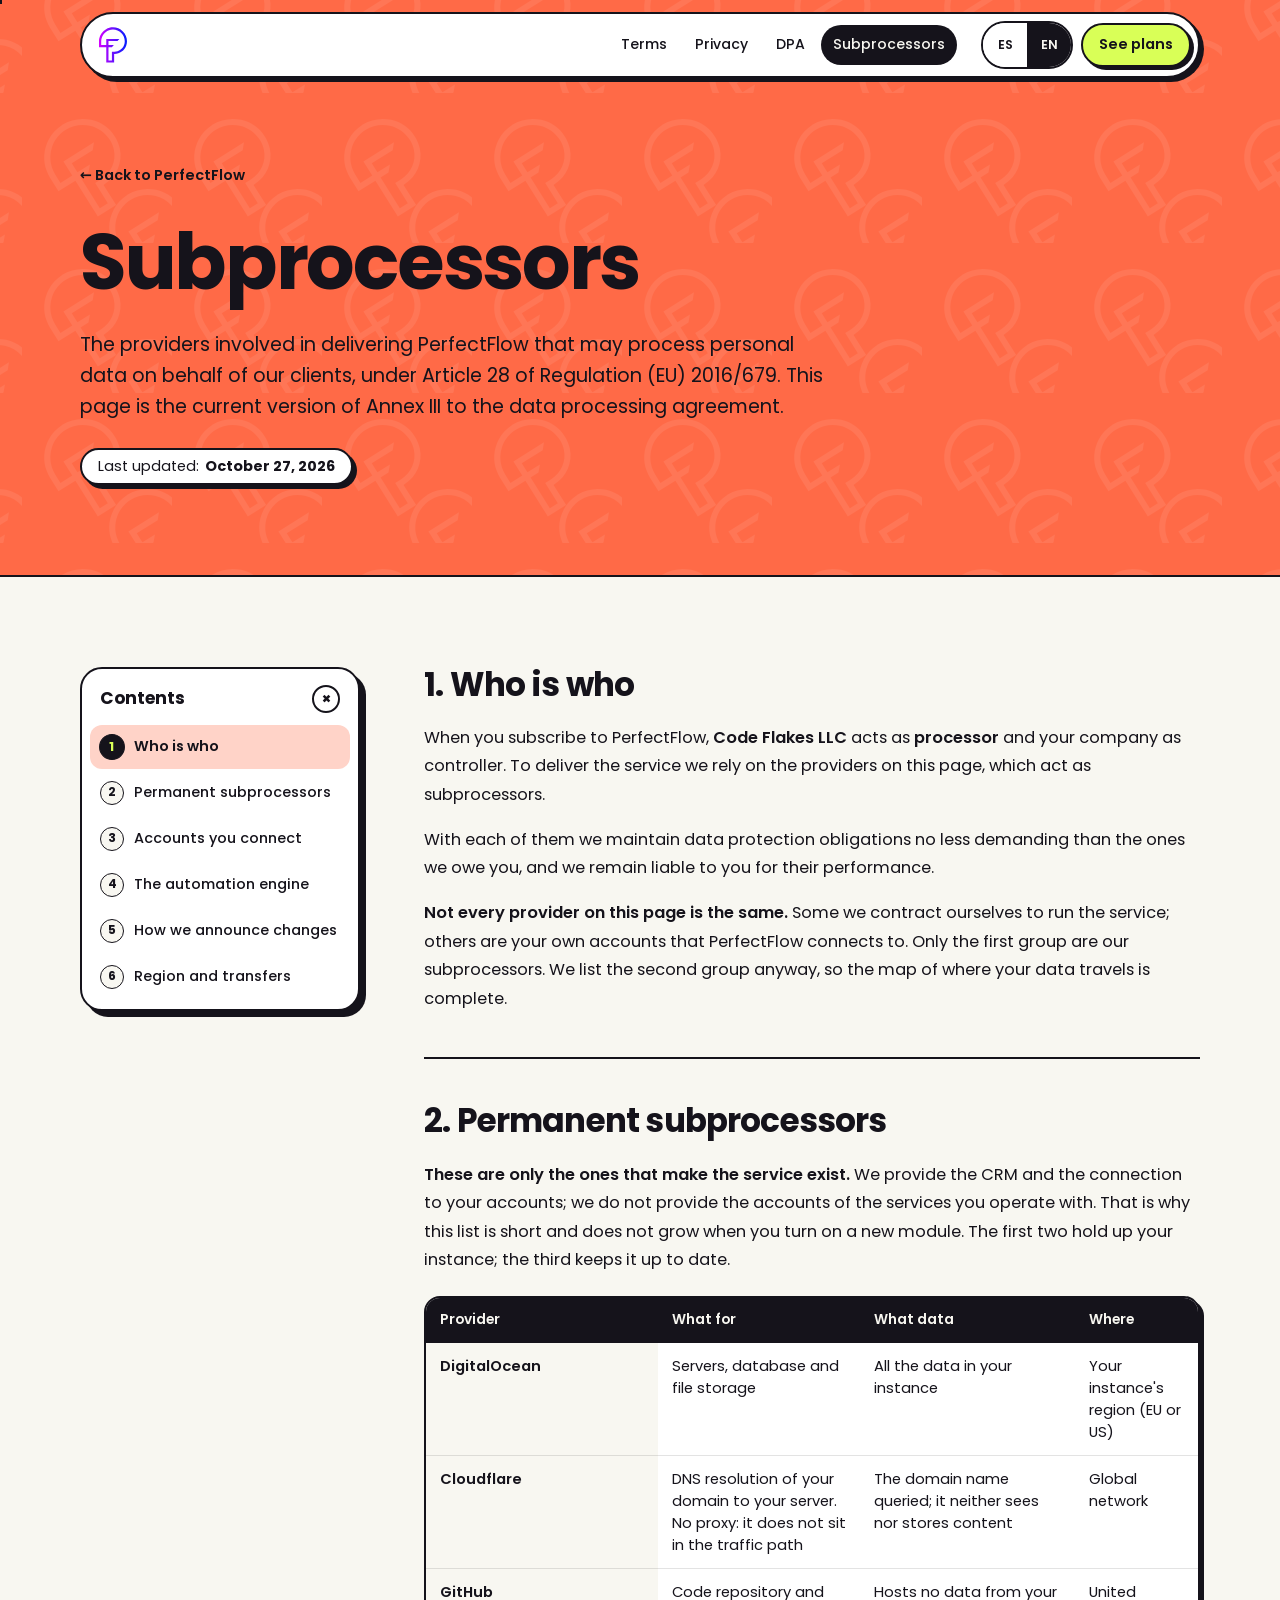
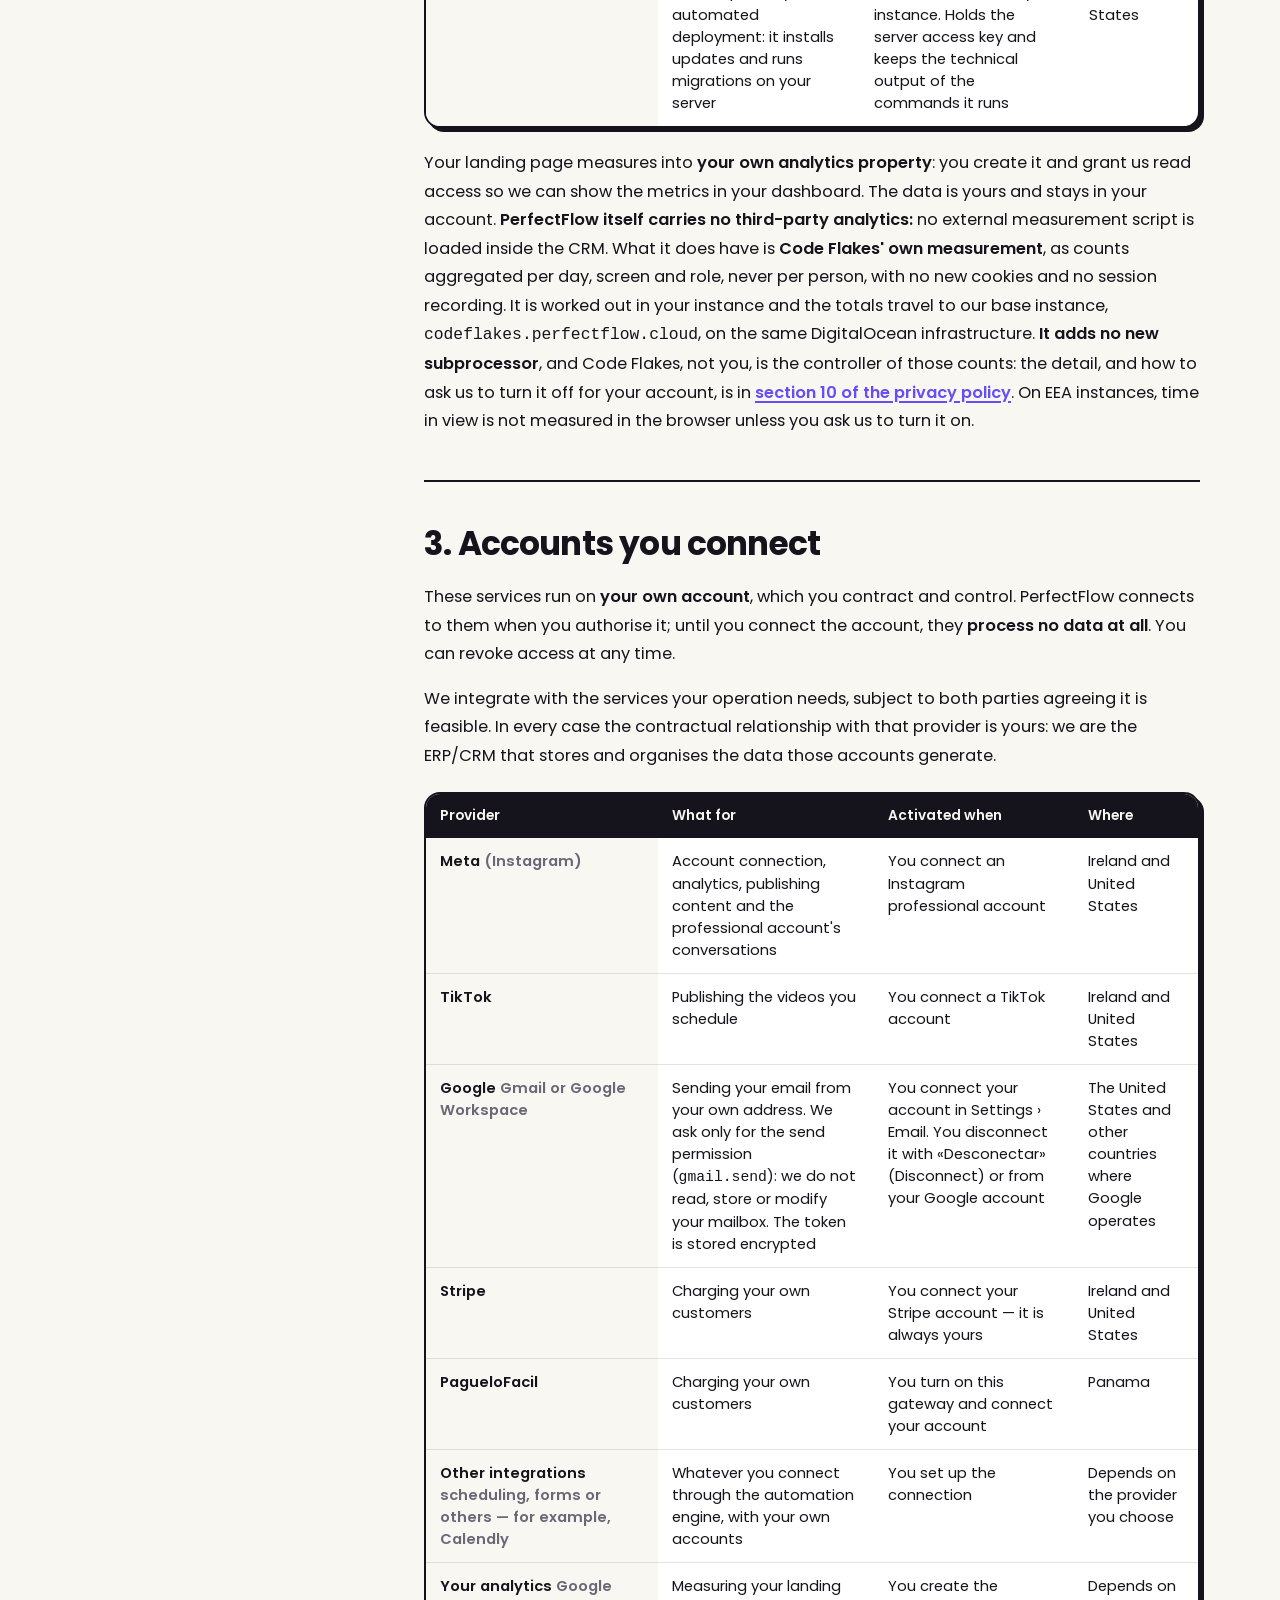
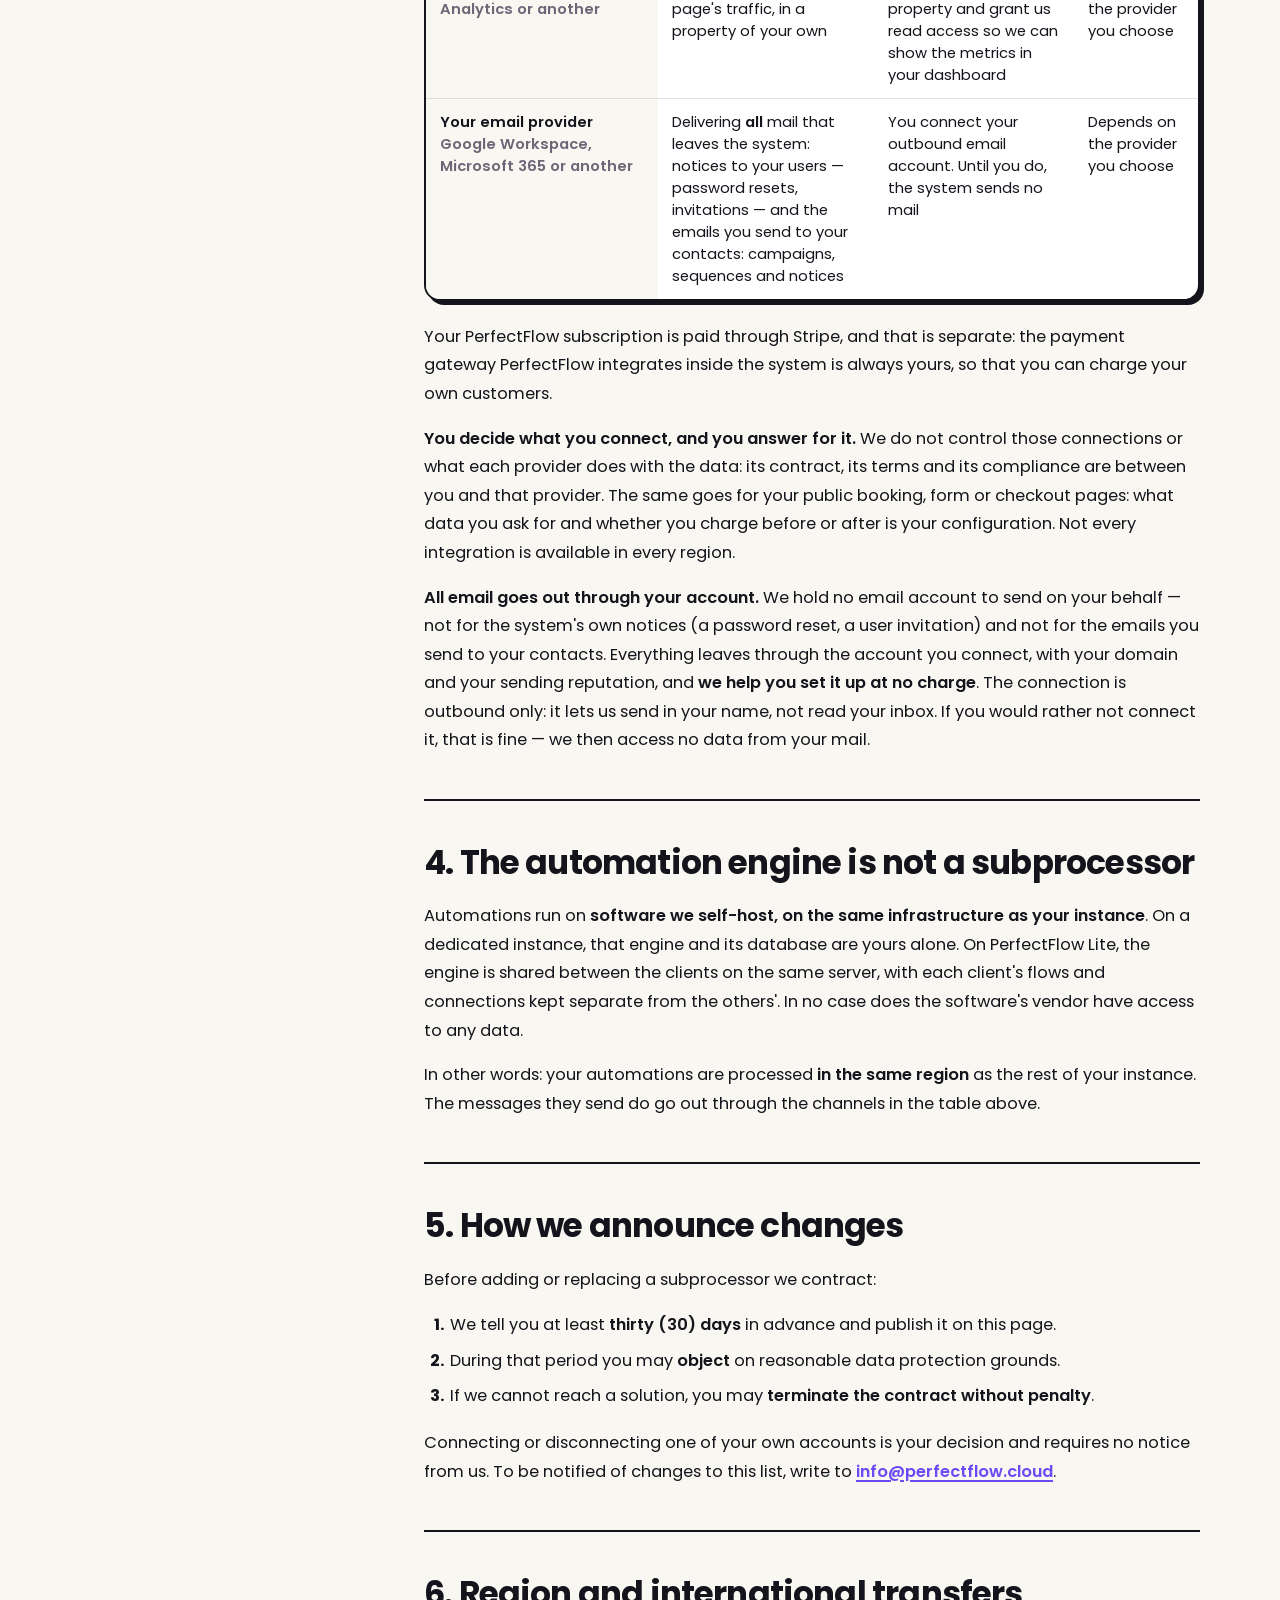
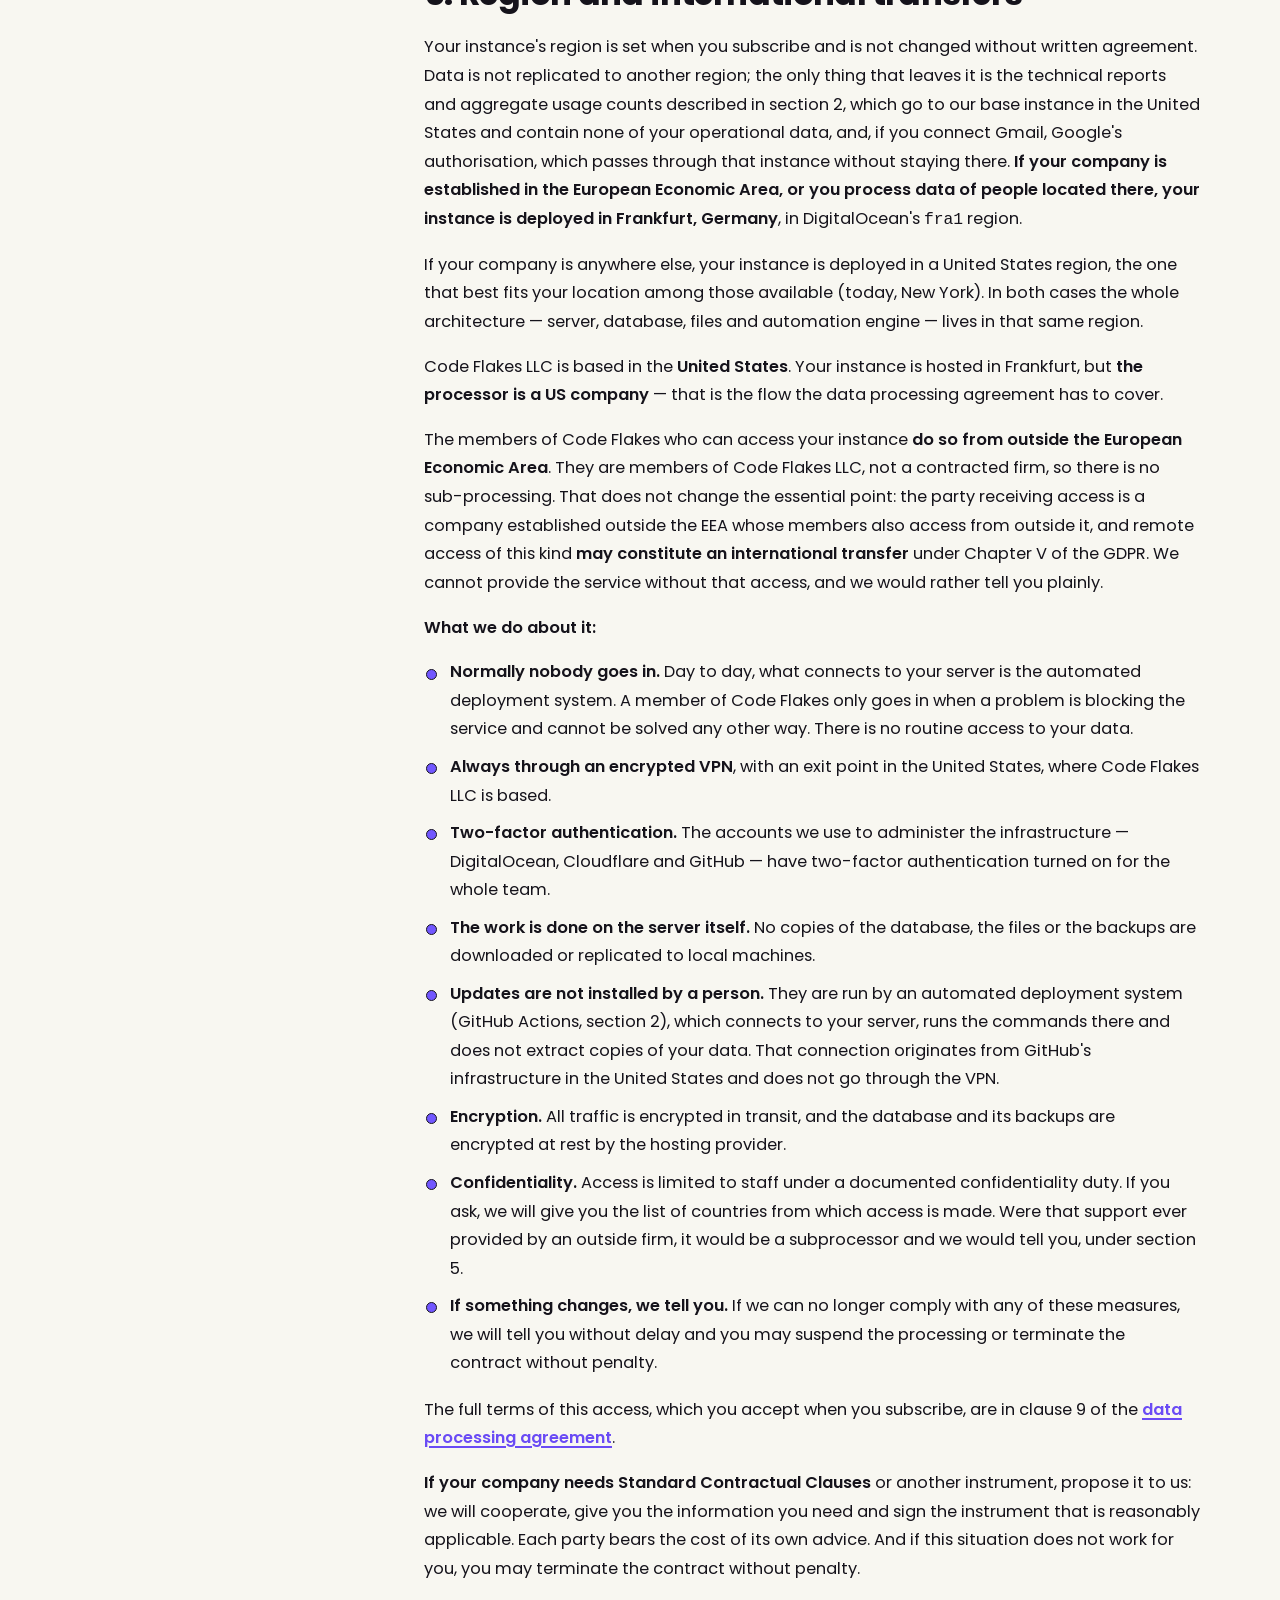
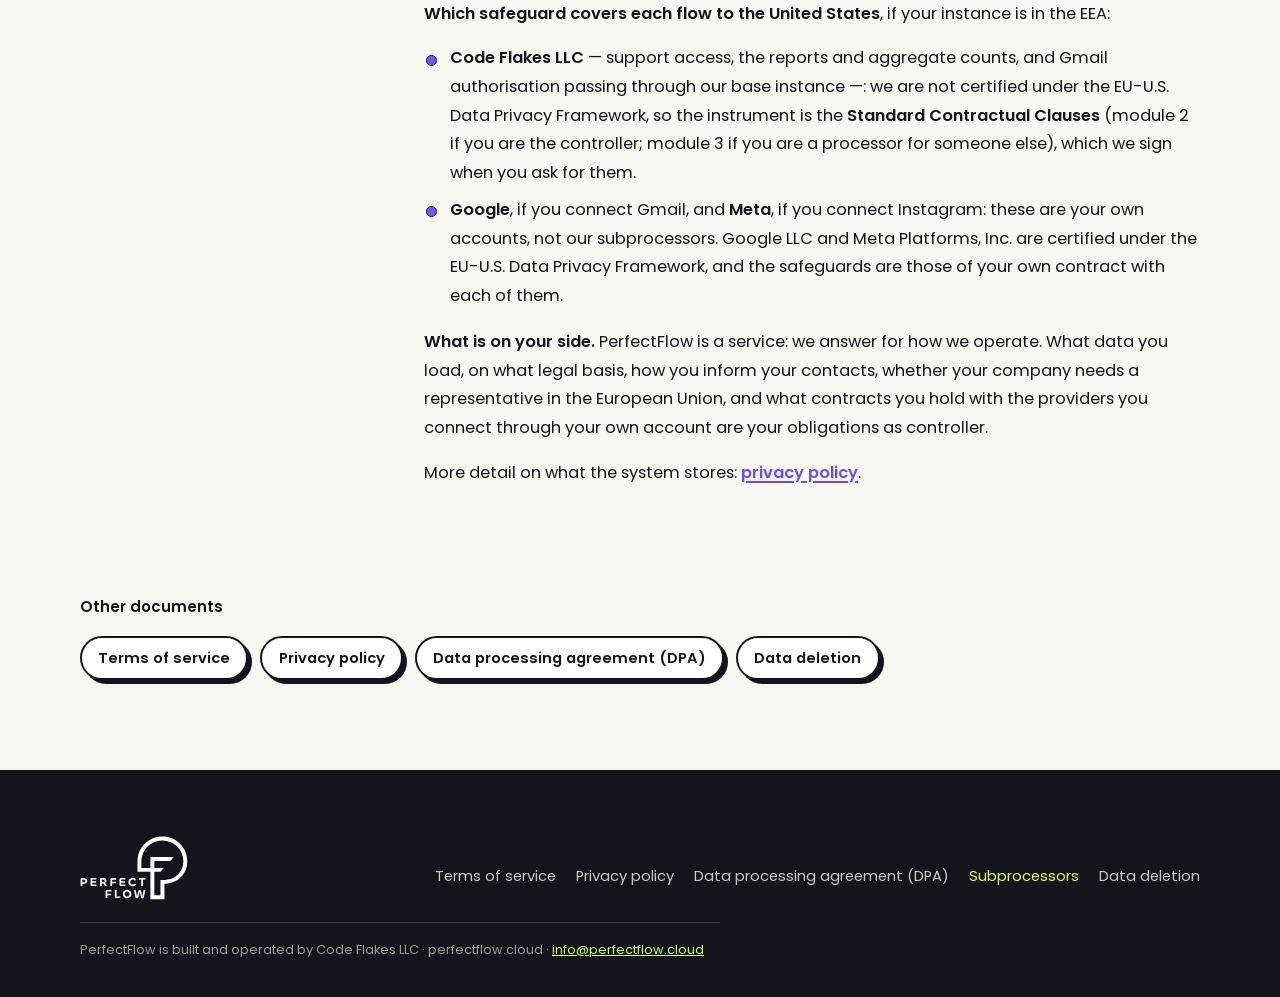
<file: preview/en/subprocessors/index.html>
<!doctype html>
<html lang="en">
<head>
<meta charset="utf-8">
<meta name="viewport" content="width=device-width, initial-scale=1, viewport-fit=cover">
<title>Subprocessors — PerfectFlow</title>
<meta name="description" content="The providers involved in delivering PerfectFlow that may process data on behalf of our clients, under Article 28 GDPR.">
<link rel="canonical" href="https://perfectflow.cloud/en/subprocessors">
<link rel="alternate" hreflang="en" href="https://perfectflow.cloud/en/subprocessors">
<link rel="alternate" hreflang="es" href="https://perfectflow.cloud/subprocessors">
<meta name="theme-color" content="#D600FE">
<meta property="og:type" content="article"><meta property="og:site_name" content="PerfectFlow">
<meta property="og:title" content="Subprocessors — PerfectFlow"><meta property="og:description" content="The providers involved in delivering PerfectFlow that may process data on behalf of our clients, under Article 28 GDPR.">
<link rel="icon" type="image/svg+xml" href="../../assets/brand/favicon.svg">
<link rel="preconnect" href="https://fonts.googleapis.com"><link rel="preconnect" href="https://fonts.gstatic.com" crossorigin>
<link rel="preload" href="https://perfectflow.cloud/assets/fonts/chillax-variable.woff2" as="font" type="font/woff2" crossorigin>
<link href="https://fonts.googleapis.com/css2?family=Poppins:wght@300;400;500;600;700&display=swap" rel="stylesheet">
<style>
@font-face{font-family:"Chillax";src:url("https://perfectflow.cloud/assets/fonts/chillax-variable.woff2") format("woff2");font-weight:200 700;font-style:normal;font-display:swap}
:root{
  --cream:#F8F7F1;
  --paper:#FFFFFF;
  --ink:#15131B;
  --ink-70:#45414F;
  --ink-45:#6B6777;
  --violet:#7257FF;
  --violet-tx:#6A4BF5;
  --magenta:#D600FE;
  --blue:#011EFE;
  --lime:#D9FF57;
  --coral:#FF6A47;
  --sky:#A9DAFF;
  --brand:linear-gradient(120deg,var(--magenta),var(--blue));

  --line:2px solid var(--ink);
  --hard:6px 6px 0 var(--ink);
  --hard-sm:4px 4px 0 var(--ink);
  --hard-lg:10px 10px 0 var(--ink);

  --r-lg:22px;
  --r-md:16px;
  --r-pill:999px;

  --shell:1200px;
  --gutter:clamp(20px,5vw,40px);
  --sec:clamp(72px,11vw,140px);

  --safe-t:env(safe-area-inset-top,0px);
  --safe-b:env(safe-area-inset-bottom,0px);
  --safe-l:env(safe-area-inset-left,0px);

  --ease:cubic-bezier(.22,.9,.24,1);
  --boing:cubic-bezier(.34,1.56,.64,1);
}
*,*::before,*::after{box-sizing:border-box}
html{-webkit-text-size-adjust:100%}
body{margin:0;background:var(--cream);color:var(--ink);font-family:"Poppins",ui-sans-serif,system-ui,-apple-system,"Segoe UI",Helvetica,Arial,sans-serif;font-size:clamp(15px,1vw,16.5px);line-height:1.65;overflow-x:hidden;-webkit-font-smoothing:antialiased}
h1,h2,h3{font-family:"Chillax","Poppins",ui-sans-serif,system-ui,sans-serif;font-weight:700;letter-spacing:-.02em;line-height:1;text-wrap:balance;margin:0}
h1{font-size:clamp(2.5rem,5.6vw,5rem);letter-spacing:-.025em;line-height:.95}
h2{font-size:clamp(2rem,4.6vw,3.8rem);letter-spacing:-.025em}
h3{font-size:clamp(1.15rem,1.8vw,1.45rem);line-height:1.08}
p{margin:0}a{color:inherit}button{font:inherit;color:inherit}
:focus-visible{outline:3px solid var(--ink);outline-offset:3px;border-radius:6px}
.b-violet :focus-visible,.b-ink :focus-visible{outline-color:var(--lime)}
::selection{background:var(--lime);color:var(--ink)}
.shell{width:100%;max-width:var(--shell);margin-inline:auto;padding-inline:max(var(--gutter),var(--safe-l))}
section{padding-block:var(--sec);border-top:var(--line);position:relative}
.lead{font-size:clamp(1.02rem,1.5vw,1.25rem);max-width:54ch;line-height:1.55;opacity:.88}
.b-violet{background:var(--violet);color:#fff}.b-lime{background:var(--lime)}.b-coral{background:var(--coral)}.b-sky{background:var(--sky)}
.b-ink{background:var(--ink);color:var(--cream)}.b-cream{background:var(--cream)}.b-paper{background:var(--paper)}.b-brand{background:linear-gradient(125deg,var(--magenta),#7A0FFE 48%,var(--blue));color:#fff}
.skip{position:absolute;left:-9999px;top:0;background:var(--ink);color:var(--cream);padding:12px 18px;z-index:300}.skip:focus{left:0}
.btn{display:inline-flex;align-items:center;justify-content:center;gap:.5em;white-space:nowrap;min-height:52px;padding:.8em 1.6em;border-radius:var(--r-pill);border:var(--line);font-weight:600;font-size:1rem;text-decoration:none;cursor:pointer;background:var(--paper);color:var(--ink);box-shadow:var(--hard-sm);transition:transform .15s var(--ease),box-shadow .15s var(--ease),background .2s}
.btn:hover{transform:translate(-2px,-2px);box-shadow:6px 6px 0 var(--ink)}.btn:active{transform:translate(4px,4px);box-shadow:0 0 0 var(--ink)}
.btn-lime{background:var(--lime)}.btn-ink{background:var(--ink);color:var(--cream)}.btn-ghost{background:transparent;color:inherit;border-color:currentColor}
.btn-sm{min-height:42px;padding:.55em 1.1em;font-size:.9rem;box-shadow:3px 3px 0 var(--ink)}
.iso{display:block;width:30px;height:36px}
.sr{position:absolute!important;width:1px;height:1px;overflow:hidden;clip:rect(0 0 0 0);white-space:nowrap}
/* cabecera */
.hdr{position:fixed;top:calc(12px + var(--safe-t));left:0;right:0;z-index:150;pointer-events:none}
.hdr-bar{pointer-events:auto;display:flex;align-items:center;gap:clamp(10px,2vw,24px);background:var(--paper);color:var(--ink);border:var(--line);border-radius:var(--r-pill);box-shadow:var(--hard-sm);padding:7px 7px 7px 16px;min-height:58px}
.logo{display:flex;align-items:center;gap:9px;min-height:44px;min-width:44px;text-decoration:none}
.nav{display:flex;gap:4px;margin-left:auto}
.nav a{text-decoration:none;font-size:.88rem;font-weight:500;padding:8px 12px;border-radius:var(--r-pill);white-space:nowrap;transition:background .2s}
.nav a:hover{background:var(--lime)}
html{scroll-behavior:smooth;scroll-padding-top:calc(96px + var(--safe-t))}
@media (prefers-reduced-motion:reduce){html{scroll-behavior:auto}}
.nav{position:relative}
.nav a{position:relative;z-index:1;transition:background .2s,color .3s var(--ease)}
.nav .ind{position:absolute;left:0;top:0;width:0;height:0;border-radius:var(--r-pill);background:var(--ink);box-shadow:2px 2px 0 var(--lime);opacity:0;pointer-events:none;z-index:0;
  transition:transform .5s var(--boing),width .5s var(--boing),opacity .25s var(--ease)}
.nav.has .ind{opacity:1}
.nav a.on{color:var(--cream)}
.nav a.on:hover{background:transparent}
.mob a.on{color:var(--violet)}
.mob a.on::before{content:"";display:inline-block;width:10px;height:10px;border-radius:50%;background:var(--lime);border:2px solid var(--ink);margin-right:10px;vertical-align:.18em}
.hdr-end{display:flex;align-items:center;gap:8px}
.lang{display:flex;border:var(--line);border-radius:var(--r-pill);overflow:hidden}
.lang button{border:0;background:var(--paper);padding:6px 11px;font-size:.78rem;font-weight:600;cursor:pointer;min-height:44px;min-width:44px}
.lang button[aria-pressed="true"]{background:var(--ink);color:var(--cream)}
@media (max-width:980px){.nav{display:none}.hdr-end{margin-left:auto}}
@media (max-width:520px){.hdr-end .btn{display:none}}
.prog{position:fixed;top:0;left:0;height:4px;width:0;background:var(--lime);z-index:160;border-right:2px solid var(--ink)}
/* hero */
.hero{border-top:0;padding-top:calc(110px + var(--safe-t) + clamp(20px,4vw,44px));padding-bottom:clamp(64px,8vw,110px);overflow:hidden;isolation:isolate}
.hero-pattern{position:absolute;inset:-10%;z-index:0;pointer-events:none;opacity:.08;background-size:150px 150px;animation:pan 60s linear infinite}
@keyframes pan{to{background-position:300px -150px}}
.hero .shell{position:relative;z-index:1}
.hero-grid{display:grid;grid-template-columns:minmax(0,1.05fr) minmax(0,.95fr);gap:clamp(36px,5vw,64px);align-items:center}
@media (max-width:980px){.hero-grid{grid-template-columns:1fr}}
.back{display:inline-flex;align-items:center;gap:6px;min-height:44px;font-size:.86rem;font-weight:600;text-decoration:none;opacity:.85}
.back:hover{opacity:1;text-decoration:underline}
.badge{display:inline-block;background:var(--lime);color:var(--ink);border:var(--line);border-radius:var(--r-pill);box-shadow:var(--hard-sm);padding:.4em 1em;font-weight:600;font-size:.92rem;transform:rotate(-3deg);margin-top:18px}
.hero h1{margin:.38em 0 .32em;max-width:15ch}
.price{display:flex;align-items:baseline;flex-wrap:wrap;gap:6px 12px;margin-top:22px}
.price .amt{font-family:"Chillax","Poppins",sans-serif;font-weight:700;font-size:clamp(3.2rem,7vw,5.2rem);letter-spacing:-.03em;line-height:.9}
.price .per{font-weight:600;font-size:1.05rem;opacity:.85}
.price .note{flex-basis:100%;font-size:.86rem;opacity:.75}
.facts{display:flex;flex-wrap:wrap;gap:8px;margin-top:20px}
.fact{display:inline-flex;align-items:center;gap:7px;border:var(--line);border-radius:var(--r-pill);background:var(--paper);color:var(--ink);padding:.35em .9em;font-size:.84rem;font-weight:600;box-shadow:2px 2px 0 var(--ink)}
.fact i{width:18px;height:18px;border-radius:50%;background:var(--lime);border:1.5px solid var(--ink);display:grid;place-items:center;font-style:normal;font-size:.6rem;font-weight:700}
.cta-row{display:flex;flex-wrap:wrap;gap:12px;margin-top:26px}
/* asientos */
.chipx{display:inline-flex;align-items:center;gap:6px;border:1.5px solid var(--ink);border-radius:var(--r-pill);padding:.25em .75em;font-size:.76rem;font-weight:600;background:var(--cream)}
.chipx svg{width:14px;height:14px;fill:none;stroke:var(--ink);stroke-width:2;stroke-linecap:round;stroke-linejoin:round}
@keyframes blinkc{50%{opacity:0}}
/* para quién */
.who-grid{display:grid;grid-template-columns:repeat(3,minmax(0,1fr));gap:clamp(14px,1.8vw,22px);margin-top:clamp(30px,4vw,48px)}
@media (max-width:900px){.who-grid{grid-template-columns:1fr}}
.who{border:var(--line);border-radius:var(--r-lg);box-shadow:var(--hard);padding:clamp(18px,2.2vw,26px);background:var(--paper);transform:rotate(var(--r,0deg));transition:transform .3s var(--boing)}
.who:hover{transform:rotate(0) translateY(-4px)}
.who .ic{width:44px;height:44px;border-radius:12px;border:var(--line);display:grid;place-items:center;background:var(--c,var(--lime));margin-bottom:14px}
.who .ic svg{width:21px;height:21px;fill:none;stroke:var(--ink);stroke-width:2;stroke-linecap:round;stroke-linejoin:round}
.who p{margin-top:8px;font-size:.95rem;line-height:1.5;opacity:.86}
/* qué incluye */
.inc-grid{display:grid;grid-template-columns:repeat(3,minmax(0,1fr));gap:12px;margin-top:clamp(30px,4vw,48px)}
@media (max-width:900px){.inc-grid{grid-template-columns:repeat(2,minmax(0,1fr))}}
@media (max-width:560px){.inc-grid{grid-template-columns:1fr}}
.inc{border:var(--line);border-radius:var(--r-md);background:var(--paper);padding:16px;display:flex;gap:12px;align-items:flex-start;box-shadow:3px 3px 0 var(--ink)}
.inc .ck{width:28px;height:28px;border-radius:50%;background:var(--lime);border:var(--line);display:grid;place-items:center;flex:0 0 28px;font-weight:700;font-size:.8rem}
.inc b{display:block;font-family:"Chillax","Poppins",sans-serif;font-size:1.02rem;line-height:1.15}
.inc p{font-size:.86rem;line-height:1.45;color:var(--ink-70);margin-top:4px}
.inc.star{background:var(--ink);color:var(--cream)}
.inc.star p{color:rgba(251,246,236,.75)}
.inc.star .ck{background:var(--lime);color:var(--ink)}
.inc .tagp{display:inline-block;margin-top:8px;font-size:.75rem;font-weight:700;border:1.5px solid currentColor;border-radius:var(--r-pill);padding:.05em .6em}
/* comparar */
.cmp{margin-top:clamp(30px,4vw,48px);display:grid;grid-template-columns:repeat(3,minmax(0,1fr));gap:14px}
@media (max-width:900px){.cmp{grid-template-columns:1fr}}
.cmpc{border:var(--line);border-radius:var(--r-lg);background:var(--paper);color:var(--ink);padding:18px;display:flex;flex-direction:column;gap:8px;text-decoration:none;box-shadow:3px 3px 0 var(--ink);transition:transform .2s var(--boing),box-shadow .2s}
.cmpc:hover{transform:translate(-2px,-3px);box-shadow:6px 6px 0 var(--ink)}
.cmpc.cur{background:var(--lime);box-shadow:var(--hard);transform:rotate(-1deg)}
.cmpc h3{font-size:1.35rem}
.cmpc .pp{font-family:"Chillax","Poppins",sans-serif;font-weight:700;font-size:1.5rem}
.cmpc .pp small{font-family:"Poppins",sans-serif;font-weight:500;font-size:.8rem;opacity:.7}
.cmpc .ub{height:10px;border-radius:5px;background:rgba(26,26,26,.1);overflow:hidden;margin-top:4px}
.cmpc .ub i{display:block;height:100%;width:0;background:var(--ink);border-radius:5px;transition:width 1s var(--ease)}
.cmpc .ul{font-size:.82rem;font-weight:600}
.cmpc .go{margin-top:auto;font-size:.84rem;font-weight:600;text-decoration:underline;text-underline-offset:3px}
.cmpc .here{font-size:.75rem;font-weight:700;background:var(--ink);color:var(--lime);border-radius:var(--r-pill);padding:.1em .7em;align-self:flex-start}
/* cómo empiezas */
.steps{display:grid;grid-template-columns:repeat(3,minmax(0,1fr));gap:14px;margin-top:clamp(30px,4vw,48px);counter-reset:s}
@media (max-width:900px){.steps{grid-template-columns:1fr}}
.stp{border:2px solid rgba(255,255,255,.85);border-radius:var(--r-lg);padding:18px;position:relative}
.stp .n{display:inline-grid;place-items:center;width:34px;height:34px;border-radius:50%;background:var(--lime);color:var(--ink);border:var(--line);font-weight:700;font-family:"Chillax","Poppins",sans-serif;margin-bottom:10px}
.stp p{margin-top:6px;font-size:.93rem;opacity:.88;line-height:1.5}
.lh-note{margin-top:22px;display:inline-flex;align-items:center;gap:10px;border:2px solid #fff;border-radius:var(--r-pill);padding:.5em 1.1em;font-weight:600}
.lh-note b{background:var(--lime);color:var(--ink);border-radius:var(--r-pill);padding:.05em .6em}
/* preguntas */
.faq{margin-top:clamp(28px,4vw,44px);display:grid;gap:10px;max-width:860px}
.faq details{border:var(--line);border-radius:var(--r-md);background:var(--paper);box-shadow:3px 3px 0 var(--ink);overflow:hidden}
.faq summary{cursor:pointer;list-style:none;padding:16px 50px 16px 18px;font-weight:600;position:relative;min-height:52px}
.faq summary::-webkit-details-marker{display:none}
.faq summary::after{content:"+";position:absolute;right:18px;top:50%;transform:translateY(-50%);font-family:"Chillax","Poppins",sans-serif;font-size:1.5rem;transition:transform .3s var(--boing)}
.faq details[open] summary::after{transform:translateY(-50%) rotate(45deg)}
.faq details p{padding:0 18px 18px;color:var(--ink-70)}
/* cierre y pie */
.close{text-align:center}
.close h2{max-width:18ch;margin-inline:auto}
.close .lead{margin:18px auto 0}
.close .cta-row{justify-content:center}
.foot{background:var(--ink);color:var(--cream);border-top:var(--line);padding-block:clamp(40px,5vw,64px) calc(120px + var(--safe-b))}
.foot-grid{display:flex;flex-wrap:wrap;gap:20px 40px;align-items:flex-start;justify-content:space-between}
.foot a{color:var(--lime)}
.foot-legal{display:flex;flex-wrap:wrap;gap:4px 20px;margin-top:18px}
.foot-legal a{display:inline-flex;align-items:center;min-height:44px;font-size:.86rem;color:rgba(251,246,236,.7);text-decoration:underline;text-underline-offset:3px}
.foot-legal a:hover,.foot-legal a[aria-current="page"]{color:var(--lime)}
.foot .note{margin-top:22px;padding-top:16px;border-top:1px solid rgba(251,246,236,.18);font-size:.8rem;color:rgba(251,246,236,.6);max-width:80ch}
/* barra de compra fija */
.buybar{position:fixed;left:0;right:0;bottom:0;z-index:140;padding:0 max(12px,var(--safe-l)) calc(12px + var(--safe-b));transform:translateY(120%);transition:transform .45s var(--boing);pointer-events:none}
.buybar.on{transform:none}
.buybar-in{pointer-events:auto;max-width:var(--shell);margin-inline:auto;display:flex;align-items:center;gap:12px 18px;flex-wrap:wrap;background:var(--ink);color:var(--cream);border:var(--line);border-radius:var(--r-lg);box-shadow:6px 6px 0 var(--lime);padding:10px 10px 10px 18px}
.buybar .bn{display:flex;flex-direction:column;line-height:1.2;min-width:0}
.buybar .bn b{font-family:"Chillax","Poppins",sans-serif;font-size:1.05rem}
.buybar .bn small{font-size:.78rem;color:rgba(251,246,236,.7)}
.buybar .bp{font-family:"Chillax","Poppins",sans-serif;font-weight:700;font-size:1.35rem;margin-left:auto;white-space:nowrap}
.buybar .bp small{font-family:"Poppins",sans-serif;font-weight:500;font-size:.78rem;opacity:.7}
.buybar .btn{min-height:46px}
.buybar .other{display:inline-flex;align-items:center;min-height:44px;color:var(--cream);font-size:.82rem;font-weight:600;text-decoration:underline;text-underline-offset:3px;white-space:nowrap}
@media (max-width:640px){.buybar .bn small,.buybar .other{display:none}.buybar-in{flex-wrap:nowrap;padding:8px 8px 8px 14px}.buybar .bn{flex:1 1 auto}.buybar .bn b{white-space:nowrap;overflow:hidden;text-overflow:ellipsis}.buybar .bp{font-size:1.1rem}.buybar .btn{padding:.6em 1em;font-size:.9rem;white-space:nowrap;flex:none}}
@media (max-width:460px){.buybar .bn{display:none}.buybar .bp{margin-left:0;margin-right:auto}}
/* entradas */
.rv{opacity:0;transform:translateY(24px);transition:opacity .6s var(--ease),transform .7s var(--boing)}
.rv.in{opacity:1;transform:none}
@media (prefers-reduced-motion:reduce){
  *,*::before,*::after{animation-duration:.001ms!important;animation-iteration-count:1!important;transition-duration:.001ms!important}
  .rv{opacity:1!important;transform:none!important}
}

/* ============ la forja: tu PerfectFlow armándose ============ */
.forge{position:relative;width:100%;max-width:620px;margin-inline:auto;aspect-ratio:1/.98;border:var(--line);border-radius:28px;box-shadow:var(--hard-lg);overflow:hidden;isolation:isolate;
  background:radial-gradient(110% 80% at 80% -5%,rgba(214,0,254,.42),transparent 58%),radial-gradient(90% 80% at -5% 105%,rgba(1,30,254,.5),transparent 62%),#0D0A18;color:var(--ink)}
.fg-art{position:absolute;inset:0;perspective:1200px}
.fg-floor{position:absolute;left:-40%;right:-40%;bottom:-30%;height:75%;transform:rotateX(70deg);transform-origin:50% 0;opacity:0;transition:opacity .9s var(--ease);
  background-image:linear-gradient(rgba(200,240,75,.28) 1px,transparent 1px),linear-gradient(90deg,rgba(200,240,75,.28) 1px,transparent 1px);background-size:44px 44px;
  -webkit-mask-image:linear-gradient(to top,#000 10%,transparent 85%);mask-image:linear-gradient(to top,#000 10%,transparent 85%)}
.forge.s1 .fg-floor{opacity:1;animation:floor 2.4s linear infinite}
@keyframes floor{to{background-position:0 44px,0 0}}
.fg-dust{position:absolute;inset:0;background-image:radial-gradient(1.5px 1.5px at 12% 18%,#fff 50%,transparent 51%),radial-gradient(1px 1px at 78% 12%,#fff 50%,transparent 51%),radial-gradient(1.5px 1.5px at 88% 46%,#A9DAFF 50%,transparent 51%),radial-gradient(1px 1px at 30% 8%,#C8F04B 50%,transparent 51%),radial-gradient(1px 1px at 6% 62%,#fff 50%,transparent 51%),radial-gradient(1.5px 1.5px at 62% 6%,#fff 50%,transparent 51%);opacity:.55;animation:tw 3.2s ease-in-out infinite alternate}
@keyframes tw{to{opacity:.2}}
.fw-tilt{position:absolute;inset:0;transform-style:preserve-3d;transform:rotateX(var(--ty,0deg)) rotateY(var(--tx,0deg));transition:transform .35s ease-out}
.fw{position:absolute;left:6%;right:6%;top:19%;height:57%;transform-style:preserve-3d;transform:rotateX(26deg) rotateY(-20deg) rotateZ(6deg) scale(.9);transition:transform 1.6s var(--ease)}
.forge.done .fw{transform:rotateX(10deg) rotateY(-11deg) rotateZ(1.5deg) scale(1)}
.fw-frame{position:absolute;inset:0;border-radius:16px;border:1.5px solid rgba(169,218,255,.8);background:rgba(169,218,255,.05);box-shadow:0 0 28px rgba(169,218,255,.35),inset 0 0 28px rgba(169,218,255,.12);
  clip-path:inset(0 100% 100% 0 round 16px);transition:clip-path 1.1s var(--ease),background .6s var(--ease),border-color .6s,box-shadow .6s}
.forge.s1 .fw-frame{clip-path:inset(0 0 0 0 round 16px)}
.forge.solid .fw-frame{background:var(--cream);border:2px solid var(--ink);box-shadow:0 40px 70px -24px rgba(0,0,0,.75),0 0 0 1px rgba(255,255,255,.08)}
.fw-in{position:absolute;inset:0;padding:3%;display:grid;grid-template-columns:23% minmax(0,1fr);grid-template-rows:11% minmax(0,1fr);gap:3%;transform-style:preserve-3d;--acc:var(--violet)}
.forge.brandless .fw-in{--acc:#B7B3C4}
.pc{position:relative;border:1.5px dashed rgba(200,240,75,.9);border-radius:10px;background:rgba(200,240,75,.05);opacity:0;min-width:0;min-height:0;overflow:hidden;
  transform:translate3d(var(--fx,0),var(--fy,0),var(--fz,0)) rotate(var(--fr,0)) scale(.6);
  transition:transform 1s var(--ease),opacity .5s var(--ease),background .5s var(--ease),border-color .5s,box-shadow .5s}
.pc.on{opacity:1;transform:translate3d(0,0,0)}
.forge.solid .pc{border-style:solid;border-color:var(--ink);background:var(--paper);box-shadow:2px 2px 0 var(--ink)}
.ct{opacity:0;transition:opacity .45s var(--ease) .15s;height:100%}
.forge.solid .ct{opacity:1}
/* barra superior */
.fw-bar{grid-column:1/-1;display:flex}
.fw-bar .ct{display:flex;align-items:center;gap:6px;padding:0 3%;width:100%}
.fw-bar .dots{display:flex;gap:3px}.fw-bar .dots i{width:6px;height:6px;border-radius:50%;background:#FF6A47;border:1px solid var(--ink)}.fw-bar .dots i:nth-child(2){background:#FFD23F}.fw-bar .dots i:nth-child(3){background:var(--lime)}
.fw-url{flex:1;min-width:0;font-family:ui-monospace,SFMono-Regular,Menlo,monospace;font-size:clamp(.5rem,1.3vw,.66rem);background:var(--cream);border:1px solid var(--ink);border-radius:6px;padding:.15em .5em;white-space:nowrap;overflow:hidden;text-overflow:ellipsis}
.fw-url .caret{display:inline-block;width:1.5px;height:.9em;background:var(--ink);vertical-align:-1px;animation:blinkc .8s steps(1) infinite}
.fw-team{display:flex;align-items:center}
.fw-team i{width:14px;height:14px;border-radius:50%;border:1.5px solid var(--ink);margin-left:-5px;background:var(--c);transform:scale(0);transition:transform .4s var(--boing)}
.fw-team i.on{transform:scale(1)}
.fw-count{font-family:"Chillax","Poppins",sans-serif;font-weight:700;font-size:clamp(.55rem,1.4vw,.72rem);margin-left:4px;font-variant-numeric:tabular-nums;white-space:nowrap}
/* barra lateral */
.fw-side{display:grid;grid-template-rows:repeat(7,minmax(0,1fr));gap:5%;background:transparent;border:0;opacity:1;transform:none;overflow:visible}
.forge.solid .fw-side{background:transparent;border:0;box-shadow:none}
.fw-side .pc{border-radius:8px}
.fw-side .ct{display:flex;align-items:center;gap:6%;padding:0 8%;font-size:clamp(.45rem,1.2vw,.62rem);font-weight:600;white-space:nowrap}
.fw-side .ct i{width:8px;height:8px;border-radius:3px;background:var(--acc);flex:none;transition:background .6s}
.fw-side .pc.act{}
.forge.solid .fw-side .pc.act{background:var(--acc);color:#fff}
.forge.solid .fw-side .pc.act .ct i{background:#fff}
.fw-side .logo-pc .ct{justify-content:center}
.fw-side .logo-pc svg{height:70%;width:auto}
.forge.solid .fw-side .logo-pc{background:var(--ink)}
/* rejilla principal */
.fw-main{display:grid;grid-template-columns:repeat(3,minmax(0,1fr));grid-template-rows:repeat(2,minmax(0,1fr));gap:4%;transform-style:preserve-3d}
.t-lbl{font-size:clamp(.42rem,1.1vw,.58rem);font-weight:600;color:var(--ink-70);display:block}
.t-kpi .ct{padding:10%;display:flex;flex-direction:column;justify-content:space-between}
.forge.solid .t-kpi{background:var(--lime)}
.t-kpi b{font-family:"Chillax","Poppins",sans-serif;font-size:clamp(1.1rem,3.6vw,2rem);line-height:1;font-variant-numeric:tabular-nums}
.t-chart{grid-column:span 2}
.t-chart .ct{padding:5% 6%;display:flex;flex-direction:column}
.bars{flex:1;display:flex;align-items:flex-end;gap:5%;padding-top:6%}
.bars i{flex:1;height:var(--h);background:var(--acc);border:1px solid var(--ink);border-radius:3px 3px 0 0;transform:scaleY(0);transform-origin:bottom;transition:transform .8s var(--boing),background .6s}
.forge.live .bars i{transform:scaleY(1)}
.bars i:nth-child(2){transition-delay:.06s}.bars i:nth-child(3){transition-delay:.12s}.bars i:nth-child(4){transition-delay:.18s}.bars i:nth-child(5){transition-delay:.24s}.bars i:nth-child(6){transition-delay:.3s}.bars i:nth-child(7){transition-delay:.36s}
.bars i:last-child{background:var(--lime)}
.t-cal{grid-column:span 2}
.t-cal .ct{padding:5% 6%;display:flex;flex-direction:column}
.cal-g{flex:1;display:grid;grid-template-columns:repeat(5,1fr);grid-template-rows:repeat(3,1fr);gap:4%;margin-top:4%}
.cal-g span{border:1px dashed rgba(26,26,26,.2);border-radius:4px}
.cal-g span.e{border:1px solid var(--ink);background:var(--c);transform:scale(0);transition:transform .45s var(--boing)}
.forge.live .cal-g span.e{transform:scale(1)}
.t-flow .ct{padding:8%;display:flex;flex-direction:column;justify-content:space-between}
.flow-n{display:flex;align-items:center;gap:6%;font-size:clamp(.42rem,1.1vw,.58rem);font-weight:600;white-space:nowrap;opacity:.25;transform:translateX(-6px);transition:opacity .35s,transform .45s var(--boing)}
.flow-n i{width:10px;height:10px;border-radius:50%;border:1.5px solid var(--ink);background:var(--paper);flex:none;transition:background .3s}
.flow-n.on{opacity:1;transform:none}.flow-n.on i{background:var(--acc)}
/* capas de departamentos (Company) */
.fw-ghost{position:absolute;left:6%;right:6%;top:19%;height:57%;border-radius:16px;border:1.5px dashed rgba(169,218,255,.55);background:rgba(169,218,255,.04);opacity:0;
  transform:rotateX(26deg) rotateY(-20deg) rotateZ(6deg) translateZ(0) scale(.9);transition:transform 1.4s var(--ease),opacity .8s var(--ease),background .6s,border-color .6s}
.fw-ghost b{position:absolute;top:-1.7em;left:12px;font-size:.62rem;font-weight:700;color:var(--lime);letter-spacing:.06em;text-transform:uppercase;white-space:nowrap}
.forge.layers .fw-ghost{opacity:1}
.forge.layers .fw-ghost.g1{transform:rotateX(10deg) rotateY(-11deg) rotateZ(1.5deg) translate3d(-4%,-17%,-70px) scale(.97)}
.forge.layers .fw-ghost.g2{transform:rotateX(10deg) rotateY(-11deg) rotateZ(1.5deg) translate3d(-8%,-34%,-140px) scale(.94)}
.forge.solid.layers .fw-ghost{border:2px solid var(--ink);background:rgba(251,246,236,.62);box-shadow:0 30px 50px -24px rgba(0,0,0,.7)}
.forge.solid.layers .fw-ghost.g2{background:rgba(251,246,236,.36)}
.fw-tag{position:absolute;top:-1.7em;left:10px;font-size:.62rem;font-weight:700;color:var(--lime);letter-spacing:.06em;text-transform:uppercase;opacity:0;transition:opacity .5s;white-space:nowrap}
.forge.layers .fw-tag{opacity:1}
.forge[data-layers] .fw,.forge[data-layers] .fw-ghost{top:25%;height:52%}
/* escaneo */
.fg-scan{position:absolute;left:-4%;right:-4%;top:-40%;height:40%;pointer-events:none;background:linear-gradient(to bottom,transparent,rgba(200,240,75,.0) 30%,rgba(200,240,75,.55) 88%,#fff 90%,transparent 92%);opacity:0;transform:translateZ(30px)}
.forge.scan .fg-scan{animation:scan 1.05s var(--ease) forwards}
@keyframes scan{0%{top:-40%;opacity:1}85%{opacity:1}100%{top:100%;opacity:0}}
/* satélites */
.fg-sat{position:absolute;z-index:5;display:inline-flex;align-items:center;gap:6px;background:var(--paper);color:var(--ink);border:var(--line);border-radius:var(--r-pill);box-shadow:var(--hard-sm);padding:.35em .85em .35em .45em;font-size:.74rem;font-weight:600;white-space:nowrap;
  opacity:0;transform:translateY(14px) scale(.8);transition:opacity .4s var(--ease),transform .55s var(--boing)}
.fg-sat.on{opacity:1;transform:none}
.fg-sat .ic{width:24px;height:24px;border-radius:50%;background:var(--lime);border:1.5px solid var(--ink);display:grid;place-items:center;flex:none}
.fg-sat svg{width:13px;height:13px;fill:none;stroke:var(--ink);stroke-width:2.2;stroke-linecap:round;stroke-linejoin:round}
.fg-sat.pos1{top:5%;right:4%}
.fg-sat.pos2{top:80%;left:4%}
.fg-sat.pos3{top:80%;right:4%}
/* estado */
.fg-status{position:absolute;z-index:5;left:14px;right:14px;bottom:12px;display:flex;align-items:center;gap:10px;font-family:ui-monospace,SFMono-Regular,Menlo,monospace;font-size:.75rem;color:#D8ECFF}
.fg-status .tx{flex:1;min-width:0;white-space:nowrap;overflow:hidden;text-overflow:ellipsis}
.fg-status .tx::before{content:"";display:inline-block;width:7px;height:7px;border-radius:50%;background:var(--lime);margin-right:8px;box-shadow:0 0 10px var(--lime);vertical-align:1px}
.fg-prog{width:26%;height:4px;border-radius:4px;background:rgba(255,255,255,.15);overflow:hidden}
.fg-prog i{display:block;height:100%;width:var(--p,0%);background:linear-gradient(90deg,var(--lime),#A9DAFF);transition:width .6s var(--ease)}
.fg-replay{border:1.5px solid rgba(255,255,255,.55);background:transparent;color:#fff;border-radius:var(--r-pill);font:600 .75rem "Poppins",sans-serif;padding:0 1em;min-height:44px;cursor:pointer;opacity:0;pointer-events:none;transition:opacity .4s,background .2s}
.forge.done .fg-replay{opacity:1;pointer-events:auto}
.fg-replay:hover{background:rgba(255,255,255,.12)}
.fg-flash{position:absolute;inset:0;background:radial-gradient(60% 50% at 50% 45%,rgba(255,255,255,.55),transparent 70%);opacity:0;pointer-events:none;z-index:4}
.forge.flash .fg-flash{animation:flash .7s var(--ease)}
@keyframes flash{30%{opacity:1}100%{opacity:0}}
@media (max-width:520px){.fg-sat{font-size:.75rem}.fg-sat .ic{width:20px;height:20px}.forge{aspect-ratio:1/1.14}.fw,.fw-ghost{top:17%;height:52%}.forge[data-layers] .fw,.forge[data-layers] .fw-ghost{top:24%;height:46%}.fg-sat.pos2,.fg-sat.pos3{top:76%}.fg-sat.pos3,.fw-ghost b,.fw-tag{display:none}.fg-prog{display:none}}
@media (prefers-reduced-motion:reduce){.fg-floor,.fg-dust{animation:none}}

/* ============ páginas legales ============ */
.foot{padding-bottom:calc(40px + var(--safe-b))}
.lang a{display:inline-flex;align-items:center;justify-content:center;min-height:44px;min-width:44px;padding:6px 11px;font-size:.78rem;font-weight:600;text-decoration:none;background:var(--paper);color:var(--ink)}
.lang a[aria-current="true"]{background:var(--ink);color:var(--cream)}
.nav a[aria-current="page"]{background:var(--ink);color:var(--cream)}

.lhero{border-top:0;padding-top:calc(110px + var(--safe-t) + clamp(20px,4vw,44px));padding-bottom:clamp(52px,7vw,96px);overflow:hidden;isolation:isolate}
.lhero .shell{position:relative;z-index:1}
.lhero-pattern{position:absolute;inset:-10%;z-index:0;pointer-events:none;opacity:.08;background-size:150px 150px;animation:pan 60s linear infinite}
.b-violet .lhero-pattern,.b-ink .lhero-pattern{opacity:.12}
.eyebrow{display:inline-flex;align-items:center;gap:6px;min-height:44px;font-size:.9rem;font-weight:600;text-decoration:none;opacity:.9}
.eyebrow:hover{opacity:1;text-decoration:underline;text-underline-offset:3px}
.lhero .kicker{display:inline-block;margin-top:10px;background:var(--lime);color:var(--ink);border:var(--line);border-radius:var(--r-pill);box-shadow:var(--hard-sm);padding:.35em 1em;font-size:.86rem;font-weight:600}
.b-lime .lhero .kicker{background:var(--paper)}
.lhero h1{font-size:clamp(2.4rem,6.2vw,4.8rem);line-height:1;letter-spacing:-.03em;max-width:17ch;margin:.34em 0 .38em}
.stand{font-size:clamp(1.05rem,1.5vw,1.25rem);line-height:1.6;max-width:62ch;margin:0}
.meta{display:inline-flex;flex-wrap:wrap;align-items:center;gap:6px;margin:26px 0 0;background:var(--paper);color:var(--ink);border:var(--line);border-radius:var(--r-pill);box-shadow:var(--hard-sm);padding:.5em 1.1em;font-size:.9rem;line-height:1.3}
.meta strong{font-weight:700}

.lbody{padding-block:clamp(48px,7vw,96px)}
.lgrid{display:grid;grid-template-columns:280px minmax(0,1fr);gap:clamp(28px,5vw,72px);align-items:start}
.lgrid>*{min-width:0}
@media (max-width:980px){.lgrid{grid-template-columns:1fr}}

.toc{position:sticky;top:100px;background:var(--paper);border:var(--line);border-radius:var(--r-lg);box-shadow:var(--hard);padding:8px 8px 10px;max-height:calc(100vh - 124px);overflow:auto;overscroll-behavior:contain}
@media (max-width:980px){.toc{position:static;max-height:none}}
.toc summary{list-style:none;cursor:pointer;display:flex;align-items:center;justify-content:space-between;gap:10px;min-height:44px;padding:4px 10px;font-family:"Chillax","Poppins",sans-serif;font-weight:700;font-size:1.08rem;letter-spacing:-.02em}
.toc summary::-webkit-details-marker{display:none}
.toc summary::after{content:"+";width:28px;height:28px;border-radius:50%;border:var(--line);display:grid;place-items:center;font-family:"Poppins",sans-serif;font-size:1rem;line-height:1;transition:transform .3s var(--boing)}
.toc[open] summary::after{transform:rotate(45deg)}
.toc ol{list-style:none;margin:4px 0 0;padding:0;counter-reset:t;display:grid;gap:2px}
.toc li{counter-increment:t}
.toc a{display:flex;align-items:center;gap:10px;min-height:44px;padding:8px 10px;border-radius:12px;text-decoration:none;font-size:.9rem;line-height:1.35;font-weight:500;transition:background .2s var(--ease)}
.toc a::before{content:counter(t);flex:none;width:24px;height:24px;border-radius:50%;border:1.5px solid var(--ink);display:grid;place-items:center;font-size:.75rem;font-weight:700;background:var(--cream);transition:background .25s,color .25s,transform .35s var(--boing)}
.toc a:hover{background:var(--cream)}
.toc a.on{background:var(--acc,var(--lime));font-weight:600}
.toc a.on::before{background:var(--ink);color:var(--lime);transform:scale(1.08)}

.prose{max-width:780px;font-size:1.02rem;line-height:1.75}
.prose section{padding:clamp(28px,4vw,44px) 0;border-top:2px solid var(--ink);scroll-margin-top:100px}
.prose section:first-child{border-top:0;padding-top:0}
.prose h2{font-size:clamp(1.5rem,2.6vw,2.05rem);line-height:1.1;margin:0 0 .65em}
.prose h3{font-size:1.2rem;line-height:1.2;margin:1.5em 0 .45em}
.prose p{margin:0 0 1em}
.prose p:last-child{margin-bottom:0}
.prose strong{font-weight:600}
.prose a{color:var(--violet-tx);font-weight:600;text-decoration:underline;text-decoration-thickness:2px;text-underline-offset:3px;overflow-wrap:anywhere}
.prose a:hover{background:var(--lime);color:var(--ink)}
.prose ul{list-style:none;padding:0;margin:0 0 1.1em;display:grid;gap:.55em}
.prose ul>li{position:relative;padding-left:26px}
.prose ul>li::before{content:"";position:absolute;left:2px;top:.62em;width:11px;height:11px;border-radius:50%;background:var(--violet);border:1.5px solid var(--ink)}
.prose ol{padding-left:1.4em;margin:0 0 1.1em}
.prose ol>li{margin-bottom:.45em;padding-left:.2em}
.prose ol>li::marker{font-weight:700}
.prose .muted{color:var(--ink-45)}

.prose .note{background:var(--paper);border:var(--line);border-radius:var(--r-md);box-shadow:var(--hard-sm);padding:18px 20px;margin:1.3em 0}
.prose .note p{margin:0 0 .45em}
.prose .note p:last-child{margin-bottom:0}
.prose .note .lbl{display:inline-block;background:var(--ink);color:var(--lime);border-radius:var(--r-pill);font-size:.75rem;font-weight:700;padding:.2em .85em;margin-bottom:10px}
.prose .note--warn{background:#FFE3DA;box-shadow:4px 4px 0 var(--coral),4px 4px 0 2px var(--ink)}

.prose .dtable-wrap{overflow-x:auto;overscroll-behavior-x:contain;border:var(--line);border-radius:var(--r-md);box-shadow:var(--hard-sm);background:var(--paper);margin:1.3em 0}
.prose .dtable{width:100%;border-collapse:collapse;font-size:.92rem;line-height:1.5;min-width:560px}
.prose .dtable th,.prose .dtable td{padding:12px 14px;text-align:left;vertical-align:top;border-bottom:1.5px solid rgba(26,26,26,.12)}
.prose .dtable thead th{background:var(--ink);color:var(--cream);font-weight:600;font-size:.86rem;white-space:nowrap}
.prose .dtable tbody th{background:var(--cream);font-weight:600;width:30%}
.prose .dtable tr:last-child>*{border-bottom:0}
.prose .dtable ul{margin:0}

.prose .kv{display:grid;grid-template-columns:minmax(120px,190px) minmax(0,1fr);border:var(--line);border-radius:var(--r-md);overflow:hidden;background:var(--paper);box-shadow:var(--hard-sm);margin:0 0 1.3em}
.prose .kv dt,.prose .kv dd{margin:0;padding:12px 16px;border-bottom:1.5px solid rgba(26,26,26,.12)}
.prose .kv dt{font-weight:700;background:var(--cream)}
.prose .kv dt:nth-last-of-type(1),.prose .kv dd:last-of-type{border-bottom:0}
@media (max-width:560px){.prose .kv{grid-template-columns:1fr}.prose .kv dt{border-bottom:0;padding-bottom:2px}.prose .kv dt:nth-last-of-type(1){border-bottom:0}.prose .kv dd{padding-top:2px}}

.prose .sig{display:grid;grid-template-columns:1fr 1fr;gap:28px;margin-top:24px}
.prose .sig .line{height:64px;border-bottom:2px solid var(--ink)}
.prose .sig strong{display:block;margin-bottom:6px;font-weight:700}
@media (max-width:560px){.prose .sig{gap:18px}}

.lend{margin-top:clamp(40px,6vw,64px);display:flex;flex-wrap:wrap;gap:12px;align-items:center}
.lend p{flex-basis:100%;margin:0 0 4px;font-weight:600}
.lend a{display:inline-flex;align-items:center;min-height:44px;padding:.4em 1.1em;border:var(--line);border-radius:var(--r-pill);background:var(--paper);box-shadow:var(--hard-sm);text-decoration:none;font-weight:600;font-size:.92rem;transition:transform .2s var(--boing),box-shadow .2s}
.lend a:hover{transform:translate(-2px,-2px);box-shadow:5px 5px 0 var(--ink)}
.foot-legal{display:flex;flex-wrap:wrap;gap:4px 20px}
.foot-legal a{display:inline-flex;align-items:center;min-height:44px;color:rgba(251,246,236,.8);text-decoration:none;font-size:.92rem}
.foot-legal a:hover,.foot-legal a[aria-current="page"]{color:var(--lime)}
@media print{.hdr,.prog,.toc,.foot,.lend,.lhero-pattern{display:none}.lhero{padding-top:0}.prose section{break-inside:avoid-page}}
@media (max-width:640px){
  .prose .dtable:not(:has(thead)){min-width:0}
  .prose .dtable:not(:has(thead)) tr,.prose .dtable:not(:has(thead)) th,.prose .dtable:not(:has(thead)) td{display:block;width:auto}
  .prose .dtable:not(:has(thead)) th{border-bottom:0;padding-bottom:4px}
  .prose .dtable:not(:has(thead)) td{padding-top:6px}
  .meta{border-radius:18px}
}
@media (max-width:520px){.hdr-end .btn{display:inline-flex}}
@media (max-width:640px){
  .prose .dtable.stack{min-width:0}
  .prose .dtable.stack thead{position:absolute;width:1px;height:1px;overflow:hidden;clip:rect(0 0 0 0)}
  .prose .dtable.stack tr{display:block;padding:12px 0;border-bottom:1.5px solid rgba(26,26,26,.12)}
  .prose .dtable.stack tr:last-child{border-bottom:0}
  .prose .dtable.stack th,.prose .dtable.stack td{display:block;width:auto;border:0;padding:4px 14px}
  .prose .dtable.stack tbody th,.prose .dtable.stack tbody td:first-child{background:transparent;font-weight:700;font-family:"Chillax","Poppins",sans-serif;font-size:1rem}
  .prose .dtable.stack td[data-label]:not(:first-child)::before{content:attr(data-label);display:block;font-size:.75rem;font-weight:700;letter-spacing:.04em;text-transform:uppercase;color:var(--ink-45);margin-bottom:2px}
  .prose .dtable-wrap{overflow-x:visible}
}

.lhero-pattern{background-image:url("data:image/svg+xml,%3Csvg%20xmlns%3D%22http%3A%2F%2Fwww.w3.org%2F2000%2Fsvg%22%20width%3D%22150%22%20height%3D%22150%22%20viewBox%3D%220%200%20150%20150%22%3E%3Cg%20transform%3D%22translate%2830%2020%29%20rotate%28-32%2045%2055%29%20scale%280.17%29%22%3E%3Cpath%20transform%3D%22translate%28-536%20-25%29%22%20fill%3D%22none%22%20stroke%3D%22%23fff%22%20stroke-width%3D%220%22%20d%3D%22M%20761.32%2025.02%20C%20722.47%2025.16%20684.12%2035.41%20650.43%2054.63%20C%20593.48%2087.09%20553.45%20142.22%20540.58%20205.88%20C%20537.64%20220.43%20536.14%20235.41%20536.14%20250.39%20L%20536.14%20344.38%20L%20653.67%20344.38%20L%20653.67%20593.21%20L%20780.83%20593.21%20L%20780.83%20453.19%20L%20787.30%20453.17%20C%20871.89%20452.87%20947.45%20400.32%20975.32%20322.41%20C%20983.82%20298.51%20988.12%20273.53%20988.12%20248.16%20C%20988.12%20188.43%20964.51%20132.30%20921.64%2090.12%20L%20921.64%2090.11%20C%20878.97%2048.14%20822.32%2025.02%20762.13%2025.02%20Z%20M%20572.03%20250.39%20C%20572.03%20234.24%20574.06%20218.30%20578.07%20202.99%20C%20588.13%20163.82%20611.21%20128.12%20643.07%20102.48%20C%20676.57%2075.5%20718.62%2060.55%20761.46%2060.41%20L%20762.13%2060.41%20C%20812.75%2060.41%20860.42%2079.86%20896.36%20115.18%20C%20932.43%20150.69%20952.29%20197.91%20952.29%20248.16%20C%20952.29%20269.58%20948.64%20290.60%20941.46%20310.63%20L%20941.46%20310.64%20C%20918.62%20374.73%20856.38%20417.78%20786.58%20417.78%20L%20745.00%20417.83%20L%20745.00%20557.83%20L%20689.50%20557.83%20L%20689.50%20344.38%20L%20744.32%20344.38%20L%20776.42%20309%20L%20689.50%20309%20L%20689.50%20246.42%20L%20834.69%20246.42%20L%20865.59%20211.04%20L%20653.67%20211.04%20L%20653.67%20309%20L%20572.03%20309%20Z%20M%20572.03%20250.39%22%2F%3E%3C%2Fg%3E%3Cg%20transform%3D%22translate%2895%2090%29%20rotate%28-32%2045%2055%29%20scale%280.17%29%22%3E%3Cpath%20transform%3D%22translate%28-536%20-25%29%22%20fill%3D%22%23fff%22%20d%3D%22M%20761.32%2025.02%20C%20722.47%2025.16%20684.12%2035.41%20650.43%2054.63%20C%20593.48%2087.09%20553.45%20142.22%20540.58%20205.88%20C%20537.64%20220.43%20536.14%20235.41%20536.14%20250.39%20L%20536.14%20344.38%20L%20653.67%20344.38%20L%20653.67%20593.21%20L%20780.83%20593.21%20L%20780.83%20453.19%20L%20787.30%20453.17%20C%20871.89%20452.87%20947.45%20400.32%20975.32%20322.41%20C%20983.82%20298.51%20988.12%20273.53%20988.12%20248.16%20C%20988.12%20188.43%20964.51%20132.30%20921.64%2090.12%20L%20921.64%2090.11%20C%20878.97%2048.14%20822.32%2025.02%20762.13%2025.02%20Z%20M%20572.03%20250.39%20C%20572.03%20234.24%20574.06%20218.30%20578.07%20202.99%20C%20588.13%20163.82%20611.21%20128.12%20643.07%20102.48%20C%20676.57%2075.5%20718.62%2060.55%20761.46%2060.41%20L%20762.13%2060.41%20C%20812.75%2060.41%20860.42%2079.86%20896.36%20115.18%20C%20932.43%20150.69%20952.29%20197.91%20952.29%20248.16%20C%20952.29%20269.58%20948.64%20290.60%20941.46%20310.63%20L%20941.46%20310.64%20C%20918.62%20374.73%20856.38%20417.78%20786.58%20417.78%20L%20745.00%20417.83%20L%20745.00%20557.83%20L%20689.50%20557.83%20L%20689.50%20344.38%20L%20744.32%20344.38%20L%20776.42%20309%20L%20689.50%20309%20L%20689.50%20246.42%20L%20834.69%20246.42%20L%20865.59%20211.04%20L%20653.67%20211.04%20L%20653.67%20309%20L%20572.03%20309%20Z%20M%20572.03%20250.39%22%2F%3E%3C%2Fg%3E%3Cg%20transform%3D%22translate%2830%2020%29%20rotate%28-32%2045%2055%29%20scale%280.17%29%22%3E%3Cpath%20transform%3D%22translate%28-536%20-25%29%22%20fill%3D%22%23fff%22%20d%3D%22M%20761.32%2025.02%20C%20722.47%2025.16%20684.12%2035.41%20650.43%2054.63%20C%20593.48%2087.09%20553.45%20142.22%20540.58%20205.88%20C%20537.64%20220.43%20536.14%20235.41%20536.14%20250.39%20L%20536.14%20344.38%20L%20653.67%20344.38%20L%20653.67%20593.21%20L%20780.83%20593.21%20L%20780.83%20453.19%20L%20787.30%20453.17%20C%20871.89%20452.87%20947.45%20400.32%20975.32%20322.41%20C%20983.82%20298.51%20988.12%20273.53%20988.12%20248.16%20C%20988.12%20188.43%20964.51%20132.30%20921.64%2090.12%20L%20921.64%2090.11%20C%20878.97%2048.14%20822.32%2025.02%20762.13%2025.02%20Z%20M%20572.03%20250.39%20C%20572.03%20234.24%20574.06%20218.30%20578.07%20202.99%20C%20588.13%20163.82%20611.21%20128.12%20643.07%20102.48%20C%20676.57%2075.5%20718.62%2060.55%20761.46%2060.41%20L%20762.13%2060.41%20C%20812.75%2060.41%20860.42%2079.86%20896.36%20115.18%20C%20932.43%20150.69%20952.29%20197.91%20952.29%20248.16%20C%20952.29%20269.58%20948.64%20290.60%20941.46%20310.63%20L%20941.46%20310.64%20C%20918.62%20374.73%20856.38%20417.78%20786.58%20417.78%20L%20745.00%20417.83%20L%20745.00%20557.83%20L%20689.50%20557.83%20L%20689.50%20344.38%20L%20744.32%20344.38%20L%20776.42%20309%20L%20689.50%20309%20L%20689.50%20246.42%20L%20834.69%20246.42%20L%20865.59%20211.04%20L%20653.67%20211.04%20L%20653.67%20309%20L%20572.03%20309%20Z%20M%20572.03%20250.39%22%2F%3E%3C%2Fg%3E%3C%2Fsvg%3E")}
:root{--acc:#FFD3C8}
</style>
</head>
<body>
<svg width="0" height="0" style="position:absolute" aria-hidden="true" focusable="false"><defs><linearGradient id="pfg" x1="0" y1="0" x2="1" y2="0"><stop offset="0" stop-color="#D600FE"/><stop offset="1" stop-color="#011EFE"/></linearGradient></defs><symbol id="pf-iso" viewBox="530 19 465 581"><path style="fill:var(--iso,url(#pfg))" d="M 761.32 25.02 C 722.47 25.16 684.12 35.41 650.43 54.63 C 593.48 87.09 553.45 142.22 540.58 205.88 C 537.64 220.43 536.14 235.41 536.14 250.39 L 536.14 344.38 L 653.67 344.38 L 653.67 593.21 L 780.83 593.21 L 780.83 453.19 L 787.30 453.17 C 871.89 452.87 947.45 400.32 975.32 322.41 C 983.82 298.51 988.12 273.53 988.12 248.16 C 988.12 188.43 964.51 132.30 921.64 90.12 L 921.64 90.11 C 878.97 48.14 822.32 25.02 762.13 25.02 Z M 572.03 250.39 C 572.03 234.24 574.06 218.30 578.07 202.99 C 588.13 163.82 611.21 128.12 643.07 102.48 C 676.57 75.5 718.62 60.55 761.46 60.41 L 762.13 60.41 C 812.75 60.41 860.42 79.86 896.36 115.18 C 932.43 150.69 952.29 197.91 952.29 248.16 C 952.29 269.58 948.64 290.60 941.46 310.63 L 941.46 310.64 C 918.62 374.73 856.38 417.78 786.58 417.78 L 745.00 417.83 L 745.00 557.83 L 689.50 557.83 L 689.50 344.38 L 744.32 344.38 L 776.42 309 L 689.50 309 L 689.50 246.42 L 834.69 246.42 L 865.59 211.04 L 653.67 211.04 L 653.67 309 L 572.03 309 Z M 572.03 250.39"/></symbol><symbol id="pf-logo" viewBox="16 20 978 580"><g style="fill:var(--word,#1A1A1A)"><path d="M 62.75 434.56 C 61.39 436.41 59.47 437.78 56.98 438.68 C 54.48 439.59 51.44 440.04 47.85 440.04 L 37.41 440.04 L 37.41 415.61 L 47.85 415.61 C 51.37 415.61 54.39 416.05 56.92 416.92 C 59.45 417.78 61.39 419.10 62.75 420.88 C 64.10 422.65 64.78 424.88 64.78 427.55 C 64.78 430.38 64.10 432.71 62.75 434.56 M 65.50 404.10 C 60.48 402.01 54.45 400.96 47.41 400.96 L 21.35 400.96 L 21.35 474.02 L 37.41 473.91 L 37.41 454.69 L 48.29 454.69 C 55.11 454.69 60.97 453.65 65.88 451.55 C 70.79 449.45 74.58 446.39 77.26 442.37 C 79.94 438.36 81.28 433.42 81.28 427.55 C 81.28 421.84 79.90 417.03 77.15 413.12 C 74.40 409.21 70.52 406.21 65.50 404.10"/><path d="M 126.79 444.60 L 161.76 444.60 L 161.76 430.38 L 126.79 430.38 L 126.79 415.18 L 164.07 415.18 L 164.07 400.96 L 124.92 400.96 C 119.87 400.96 116.24 402.19 114.04 404.65 C 111.84 407.11 110.74 410.44 110.74 414.64 L 110.74 460.45 C 110.74 464.58 111.84 467.87 114.04 470.33 C 116.24 472.79 119.87 474.02 124.92 474.02 L 164.73 474.02 L 164.73 459.80 L 126.79 459.80 Z M 126.79 444.60"/><path d="M 226.51 436.57 L 214.01 436.57 L 214.09 415.61 L 226.73 415.61 C 229.16 415.61 231.33 415.96 233.28 416.64 C 235.22 417.33 236.76 418.42 237.89 419.90 C 239.03 421.39 239.60 423.36 239.60 425.82 C 239.60 428.06 239.03 430.00 237.89 431.63 C 236.76 433.26 235.22 434.49 233.28 435.32 C 231.33 436.15 229.08 436.57 226.51 436.57 M 252.02 459.58 C 250.05 455.53 248.16 452.22 246.36 449.65 C 244.78 447.39 242.89 445.64 240.71 444.42 C 242.44 443.97 244.06 443.35 245.53 442.54 C 248.83 440.73 251.42 438.25 253.29 435.10 C 255.16 431.95 256.09 428.32 256.09 424.19 C 256.09 418.98 254.79 414.66 252.19 411.22 C 249.58 407.78 246.05 405.21 241.58 403.51 C 237.10 401.81 232.08 400.96 226.51 400.96 L 198.04 400.96 L 198.04 474.02 L 213.87 474.02 L 213.96 450.68 L 220.25 450.68 C 223.03 450.68 225.32 451.08 227.12 451.87 C 228.92 452.67 230.44 453.83 231.68 455.35 C 232.93 456.87 234.10 458.75 235.20 460.99 L 241.80 474.02 L 259.17 474.02 Z M 252.02 459.58"/><path d="M 341.41 449.27 L 341.41 434.72 L 306.89 434.72 L 306.89 415.61 L 343.94 415.61 L 343.94 400.96 L 305.02 400.96 C 299.96 400.96 296.33 402.19 294.13 404.65 C 291.93 407.11 290.83 410.44 290.83 414.64 L 290.83 474.02 L 306.89 474.02 L 306.89 449.27 Z M 341.41 449.27"/><path d="M 427.39 459.80 L 389.46 459.80 L 389.46 444.60 L 424.42 444.60 L 424.42 430.38 L 389.46 430.38 L 389.46 415.18 L 426.73 415.18 L 426.73 400.96 L 387.59 400.96 C 382.53 400.96 378.90 402.19 376.70 404.65 C 374.50 407.11 373.41 410.44 373.41 414.64 L 373.41 460.45 C 373.41 464.58 374.50 467.87 376.70 470.33 C 378.90 472.79 382.53 474.02 387.59 474.02 L 427.39 474.02 Z M 427.39 459.80"/><path d="M 516.28 467.18 C 519.47 464.50 521.94 461.25 523.70 457.41 L 510.62 450.14 C 508.86 453.25 506.5 455.75 503.53 457.63 C 500.56 459.51 496.84 460.45 492.37 460.45 C 489.29 460.45 486.43 459.89 483.79 458.77 C 481.16 457.65 478.90 456.05 477.03 453.99 C 475.16 451.93 473.71 449.48 472.69 446.66 C 471.66 443.84 471.15 440.80 471.15 437.54 C 471.15 434.21 471.66 431.16 472.69 428.37 C 473.71 425.58 475.18 423.16 477.08 421.10 C 478.99 419.03 481.25 417.44 483.85 416.32 C 486.45 415.20 489.29 414.64 492.37 414.64 C 496.84 414.64 500.54 415.56 503.47 417.41 C 506.40 419.25 508.78 421.76 510.62 424.95 L 523.70 417.67 C 521.94 413.84 519.47 410.58 516.28 407.91 C 513.09 405.23 509.48 403.17 505.45 401.72 C 501.42 400.27 497.28 399.55 493.03 399.55 C 487.60 399.55 482.58 400.52 477.96 402.48 C 473.35 404.43 469.28 407.14 465.76 410.62 C 462.24 414.09 459.51 418.11 457.57 422.67 C 455.63 427.23 454.66 432.19 454.66 437.54 C 454.66 442.83 455.63 447.77 457.57 452.36 C 459.51 456.96 462.24 460.99 465.76 464.47 C 469.28 467.94 473.35 470.66 477.96 472.61 C 482.58 474.57 487.60 475.54 493.03 475.54 C 497.28 475.54 501.42 474.82 505.45 473.37 C 509.48 471.92 513.09 469.86 516.28 467.18"/><path d="M 586.59 400.96 L 548.77 400.96 L 548.77 415.61 L 570.54 415.61 L 570.54 474.02 L 586.59 474.02 L 586.59 415.61 L 608.36 415.61 L 608.36 400.96 Z M 586.59 400.96"/><path d="M 250.70 513.03 C 248.50 515.5 247.41 518.82 247.41 523.02 L 247.41 582.41 L 263.46 582.41 L 263.46 557.65 L 297.98 557.65 L 297.98 543.10 L 263.46 543.10 L 263.46 524.00 L 300.51 524.00 L 300.51 509.34 L 261.59 509.34 C 256.53 509.34 252.90 510.57 250.70 513.03"/><path d="M 347.13 509.34 L 331.07 509.34 L 331.07 568.83 C 331.07 572.96 332.17 576.25 334.37 578.71 C 336.57 581.17 340.20 582.41 345.26 582.41 L 381.65 582.41 L 381.65 567.75 L 347.13 567.75 Z M 347.13 509.34"/><path d="M 463.01 554.89 C 461.91 557.67 460.35 560.11 458.34 562.21 C 456.32 564.31 453.98 565.94 451.30 567.10 C 448.63 568.26 445.75 568.83 442.67 568.83 C 439.59 568.83 436.71 568.26 434.04 567.10 C 431.37 565.94 429.02 564.31 427.00 562.21 C 424.99 560.11 423.43 557.67 422.33 554.89 C 421.23 552.10 420.68 549.11 420.68 545.93 C 420.68 542.67 421.23 539.67 422.33 536.92 C 423.43 534.17 424.99 531.75 427.00 529.64 C 429.02 527.55 431.37 525.92 434.04 524.76 C 436.71 523.60 439.59 523.02 442.67 523.02 C 445.75 523.02 448.63 523.60 451.30 524.76 C 453.98 525.92 456.32 527.55 458.34 529.64 C 460.35 531.75 461.91 534.17 463.01 536.92 C 464.11 539.67 464.66 542.67 464.66 545.93 C 464.66 549.11 464.11 552.10 463.01 554.89 M 470.16 518.90 C 466.64 515.5 462.55 512.83 457.90 510.92 C 453.25 509.00 448.17 508.04 442.67 508.04 C 437.25 508.04 432.19 509.00 427.50 510.92 C 422.81 512.83 418.72 515.5 415.24 518.90 C 411.76 522.30 409.05 526.32 407.10 530.94 C 405.16 535.58 404.19 540.57 404.19 545.93 C 404.19 551.28 405.16 556.28 407.10 560.91 C 409.05 565.54 411.76 569.58 415.24 573.01 C 418.72 576.45 422.81 579.11 427.50 581 C 432.19 582.87 437.25 583.82 442.67 583.82 C 448.17 583.82 453.25 582.87 457.90 581 C 462.55 579.11 466.64 576.45 470.16 573.01 C 473.68 569.58 476.41 565.54 478.35 560.91 C 480.29 556.28 481.26 551.28 481.26 545.93 C 481.26 540.57 480.29 535.58 478.35 530.94 C 476.41 526.32 473.68 522.30 470.16 518.90"/><path d="M 580.87 567.21 C 580.87 567.35 580.85 567.48 580.82 567.58 C 580.78 567.69 580.73 567.75 580.66 567.75 C 580.58 567.75 580.53 567.69 580.49 567.58 C 580.45 567.48 580.40 567.35 580.33 567.21 L 569.44 520.85 C 568.41 516.44 566.80 513.23 564.60 511.24 C 562.41 509.25 559.66 508.26 556.36 508.26 C 553.06 508.26 550.31 509.25 548.11 511.24 C 545.91 513.23 544.30 516.47 543.27 520.96 L 532.61 567.21 C 532.61 567.42 532.57 567.57 532.50 567.64 C 532.42 567.71 532.35 567.75 532.28 567.75 C 532.21 567.75 532.15 567.71 532.11 567.64 C 532.08 567.57 532.02 567.42 531.95 567.21 L 520.30 509.34 L 504.24 509.34 L 517.87 572.09 C 518.75 575.93 520.41 578.86 522.82 580.89 C 525.24 582.91 528.17 583.92 531.62 583.92 C 534.84 583.92 537.70 582.93 540.19 580.94 C 542.69 578.95 544.33 576.22 545.14 572.75 L 556.30 524.45 L 567.68 572.42 C 568.56 576.04 570.25 578.86 572.74 580.89 C 575.23 582.91 578.09 583.92 581.32 583.92 C 584.91 583.92 587.87 582.87 590.22 580.78 C 592.57 578.68 594.14 575.67 594.95 571.76 L 608.14 509.34 L 592.09 509.34 Z M 580.87 567.21"/></g><path style="fill:var(--iso,url(#pfg))" d="M 761.32 25.02 C 722.47 25.16 684.12 35.41 650.43 54.63 C 593.48 87.09 553.45 142.22 540.58 205.88 C 537.64 220.43 536.14 235.41 536.14 250.39 L 536.14 344.38 L 653.67 344.38 L 653.67 593.21 L 780.83 593.21 L 780.83 453.19 L 787.30 453.17 C 871.89 452.87 947.45 400.32 975.32 322.41 C 983.82 298.51 988.12 273.53 988.12 248.16 C 988.12 188.43 964.51 132.30 921.64 90.12 L 921.64 90.11 C 878.97 48.14 822.32 25.02 762.13 25.02 Z M 572.03 250.39 C 572.03 234.24 574.06 218.30 578.07 202.99 C 588.13 163.82 611.21 128.12 643.07 102.48 C 676.57 75.5 718.62 60.55 761.46 60.41 L 762.13 60.41 C 812.75 60.41 860.42 79.86 896.36 115.18 C 932.43 150.69 952.29 197.91 952.29 248.16 C 952.29 269.58 948.64 290.60 941.46 310.63 L 941.46 310.64 C 918.62 374.73 856.38 417.78 786.58 417.78 L 745.00 417.83 L 745.00 557.83 L 689.50 557.83 L 689.50 344.38 L 744.32 344.38 L 776.42 309 L 689.50 309 L 689.50 246.42 L 834.69 246.42 L 865.59 211.04 L 653.67 211.04 L 653.67 309 L 572.03 309 Z M 572.03 250.39"/></symbol></svg>

<div class="prog" id="prog" aria-hidden="true"></div>
<a class="skip" href="#main" lang="en">Skip to content</a>
<header class="hdr" lang="en"><div class="shell"><div class="hdr-bar">
  <a class="logo" href="../../?lang=en" aria-label="PerfectFlow, home"><svg class="iso" viewBox="0 0 465 581" aria-hidden="true"><use href="#pf-iso"/></svg></a>
  <nav class="nav" aria-label="Legal"><a href="../../terms/">Terms</a><a href="../../privacy/">Privacy</a><a href="../../en/dpa/">DPA</a><a href="../../en/subprocessors/" aria-current="page">Subprocessors</a></nav>
  <div class="hdr-end"><div class="lang" role="group" aria-label="Idioma / Language"><a href="../../subprocessors/" hreflang="es" lang="es">ES</a><a href="../../en/subprocessors/" hreflang="en" lang="en" aria-current="true">EN</a></div><a class="btn btn-lime btn-sm" href="https://perfectflow.cloud/?lang=en#planes">See plans</a></div>
</div></div></header>

<main id="main">
<section class="lhero b-coral">
  <div class="lhero-pattern" aria-hidden="true"></div>
  <div class="shell">
    <a class="eyebrow rv" href="../../?lang=en" lang="en">← Back to PerfectFlow</a>
    
    <h1 class="rv">Subprocessors</h1>
    <p class="stand rv">The providers involved in delivering PerfectFlow that may process personal data on behalf of our clients, under Article 28 of Regulation (EU) 2016/679. This page is the current version of Annex III to the data processing agreement.</p>
    <p class="meta rv">Last updated: <time datetime="2026-10-27"><strong>October 27, 2026</strong></time></p>
    
  </div>
</section>
<section class="lbody b-cream">
  <div class="shell">
    <div class="lgrid">
      <details class="toc" id="toc"><summary>Contents</summary><nav aria-label="Page contents"><ol>
          <li><a href="#who">Who is who</a></li>
          <li><a href="#permanent">Permanent subprocessors</a></li>
          <li><a href="#your-accounts">Accounts you connect</a></li>
          <li><a href="#automation">The automation engine</a></li>
          <li><a href="#changes">How we announce changes</a></li>
          <li><a href="#transfers">Region and transfers</a></li>
        </ol></nav></details>
      <article class="prose" id="doc">
        <section id="who">
          <h2>1. Who is who</h2>
          <p>When you subscribe to PerfectFlow, <strong>Code Flakes LLC</strong> acts as <strong>processor</strong> and your company as controller. To deliver the service we rely on the providers on this page, which act as subprocessors.</p>
          <p>With each of them we maintain data protection obligations no less demanding than the ones we owe you, and we remain liable to you for their performance.</p>
          <p><strong>Not every provider on this page is the same.</strong> Some we contract ourselves to run the service; others are your own accounts that PerfectFlow connects to. Only the first group are our subprocessors. We list the second group anyway, so the map of where your data travels is complete.</p>
        </section>

        <section id="permanent">
          <h2>2. Permanent subprocessors</h2>
          <p><strong>These are only the ones that make the service exist.</strong> We provide the CRM and the connection to your accounts; we do not provide the accounts of the services you operate with. That is why this list is short and does not grow when you turn on a new module. The first two hold up your instance; the third keeps it up to date.</p>
          <div class="dtable-wrap">
            <table class="dtable">
              <thead>
                <tr><th scope="col">Provider</th><th scope="col">What for</th><th scope="col">What data</th><th scope="col">Where</th></tr>
              </thead>
              <tbody>
                <tr><th scope="row">DigitalOcean</th><td>Servers, database and file storage</td><td>All the data in your instance</td><td>Your instance's region (EU or US)</td></tr>
                <tr><th scope="row">Cloudflare</th><td>DNS resolution of your domain to your server. No proxy: it does not sit in the traffic path</td><td>The domain name queried; it neither sees nor stores content</td><td>Global network</td></tr>
                <tr><th scope="row">GitHub</th><td>Code repository and automated deployment: it installs updates and runs migrations on your server</td><td>Hosts no data from your instance. Holds the server access key and keeps the technical output of the commands it runs</td><td>United States</td></tr>
              </tbody>
            </table>
          </div>
          <p>Your landing page measures into <strong>your own analytics property</strong>: you create it and grant us read access so we can show the metrics in your dashboard. The data is yours and stays in your account. <strong>PerfectFlow itself carries no third-party analytics:</strong> no external measurement script is loaded inside the CRM. What it does have is <strong>Code Flakes' own measurement</strong>, as counts aggregated per day, screen and role, never per person, with no new cookies and no session recording. It is worked out in your instance and the totals travel to our base instance, <code>codeflakes.perfectflow.cloud</code>, on the same DigitalOcean infrastructure. <strong>It adds no new subprocessor</strong>, and Code Flakes, not you, is the controller of those counts: the detail, and how to ask us to turn it off for your account, is in <a href="../../privacy/#uso-servicio">section 10 of the privacy policy</a>. On EEA instances, time in view is not measured in the browser unless you ask us to turn it on.</p>
        </section>

        <section id="your-accounts">
          <h2>3. Accounts you connect</h2>
          <p>These services run on <strong>your own account</strong>, which you contract and control. PerfectFlow connects to them when you authorise it; until you connect the account, they <strong>process no data at all</strong>. You can revoke access at any time.</p>
          <p>We integrate with the services your operation needs, subject to both parties agreeing it is feasible. In every case the contractual relationship with that provider is yours: we are the ERP/CRM that stores and organises the data those accounts generate.</p>
          <div class="dtable-wrap">
            <table class="dtable">
              <thead>
                <tr><th scope="col">Provider</th><th scope="col">What for</th><th scope="col">Activated when</th><th scope="col">Where</th></tr>
              </thead>
              <tbody>
                <tr><th scope="row">Meta <span class="muted">(Instagram)</span></th><td>Account connection, analytics, publishing content and the professional account's conversations</td><td>You connect an Instagram professional account</td><td>Ireland and United States</td></tr>
                <tr><th scope="row">TikTok</th><td>Publishing the videos you schedule</td><td>You connect a TikTok account</td><td>Ireland and United States</td></tr>
                <tr><th scope="row">Google <span class="muted">Gmail or Google Workspace</span></th><td>Sending your email from your own address. We ask only for the send permission (<code>gmail.send</code>): we do not read, store or modify your mailbox. The token is stored encrypted</td><td>You connect your account in Settings › Email. You disconnect it with «Desconectar» (Disconnect) or from your Google account</td><td>The United States and other countries where Google operates</td></tr>
                <tr><th scope="row">Stripe</th><td>Charging your own customers</td><td>You connect your Stripe account — it is always yours</td><td>Ireland and United States</td></tr>
                <tr><th scope="row">PagueloFacil</th><td>Charging your own customers</td><td>You turn on this gateway and connect your account</td><td>Panama</td></tr>
                <tr><th scope="row">Other integrations <span class="muted">scheduling, forms or others — for example, Calendly</span></th><td>Whatever you connect through the automation engine, with your own accounts</td><td>You set up the connection</td><td>Depends on the provider you choose</td></tr>
                <tr><th scope="row">Your analytics <span class="muted">Google Analytics or another</span></th><td>Measuring your landing page's traffic, in a property of your own</td><td>You create the property and grant us read access so we can show the metrics in your dashboard</td><td>Depends on the provider you choose</td></tr>
                <tr><th scope="row">Your email provider <span class="muted">Google Workspace, Microsoft 365 or another</span></th><td>Delivering <strong>all</strong> mail that leaves the system: notices to your users — password resets, invitations — and the emails you send to your contacts: campaigns, sequences and notices</td><td>You connect your outbound email account. Until you do, the system sends no mail</td><td>Depends on the provider you choose</td></tr>
              </tbody>
            </table>
          </div>
          <p>Your PerfectFlow subscription is paid through Stripe, and that is separate: the payment gateway PerfectFlow integrates inside the system is always yours, so that you can charge your own customers.</p>
          <p><strong>You decide what you connect, and you answer for it.</strong> We do not control those connections or what each provider does with the data: its contract, its terms and its compliance are between you and that provider. The same goes for your public booking, form or checkout pages: what data you ask for and whether you charge before or after is your configuration. Not every integration is available in every region.</p>
          <p><strong>All email goes out through your account.</strong> We hold no email account to send on your behalf — not for the system's own notices (a password reset, a user invitation) and not for the emails you send to your contacts. Everything leaves through the account you connect, with your domain and your sending reputation, and <strong>we help you set it up at no charge</strong>. The connection is outbound only: it lets us send in your name, not read your inbox. If you would rather not connect it, that is fine — we then access no data from your mail.</p>
        </section>

        <section id="automation">
          <h2>4. The automation engine is not a subprocessor</h2>
          <p>Automations run on <strong>software we self-host, on the same infrastructure as your instance</strong>. On a dedicated instance, that engine and its database are yours alone. On PerfectFlow Lite, the engine is shared between the clients on the same server, with each client's flows and connections kept separate from the others'. In no case does the software's vendor have access to any data.</p>
          <p>In other words: your automations are processed <strong>in the same region</strong> as the rest of your instance. The messages they send do go out through the channels in the table above.</p>
        </section>

        <section id="changes">
          <h2>5. How we announce changes</h2>
          <p>Before adding or replacing a subprocessor we contract:</p>
          <ol>
            <li>We tell you at least <strong>thirty (30) days</strong> in advance and publish it on this page.</li>
            <li>During that period you may <strong>object</strong> on reasonable data protection grounds.</li>
            <li>If we cannot reach a solution, you may <strong>terminate the contract without penalty</strong>.</li>
          </ol>
          <p>Connecting or disconnecting one of your own accounts is your decision and requires no notice from us. To be notified of changes to this list, write to <a  data-u="info" data-d="perfectflow.cloud" data-mt>info <span aria-hidden="true">(arroba)</span> perfectflow.cloud</a>.</p>
        </section>

        <section id="transfers">
          <h2>6. Region and international transfers</h2>
          <p>Your instance's region is set when you subscribe and is not changed without written agreement. Data is not replicated to another region; the only thing that leaves it is the technical reports and aggregate usage counts described in section 2, which go to our base instance in the United States and contain none of your operational data, and, if you connect Gmail, Google's authorisation, which passes through that instance without staying there. <strong>If your company is established in the European Economic Area, or you process data of people located there, your instance is deployed in Frankfurt, Germany</strong>, in DigitalOcean's <code>fra1</code> region.</p>
          <p>If your company is anywhere else, your instance is deployed in a United States region, the one that best fits your location among those available (today, New York). In both cases the whole architecture — server, database, files and automation engine — lives in that same region.</p>
          <p>Code Flakes LLC is based in the <strong>United States</strong>. Your instance is hosted in Frankfurt, but <strong>the processor is a US company</strong> — that is the flow the data processing agreement has to cover.</p>
          <p>The members of Code Flakes who can access your instance <strong>do so from outside the European Economic Area</strong>. They are members of Code Flakes LLC, not a contracted firm, so there is no sub-processing. That does not change the essential point: the party receiving access is a company established outside the EEA whose members also access from outside it, and remote access of this kind <strong>may constitute an international transfer</strong> under Chapter V of the GDPR. We cannot provide the service without that access, and we would rather tell you plainly.</p>
          <p><strong>What we do about it:</strong></p>
          <ul>
            <li><strong>Normally nobody goes in.</strong> Day to day, what connects to your server is the automated deployment system. A member of Code Flakes only goes in when a problem is blocking the service and cannot be solved any other way. There is no routine access to your data.</li>
            <li><strong>Always through an encrypted VPN</strong>, with an exit point in the United States, where Code Flakes LLC is based.</li>
            <li><strong>Two-factor authentication.</strong> The accounts we use to administer the infrastructure — DigitalOcean, Cloudflare and GitHub — have two-factor authentication turned on for the whole team.</li>
            <li><strong>The work is done on the server itself.</strong> No copies of the database, the files or the backups are downloaded or replicated to local machines.</li>
            <li><strong>Updates are not installed by a person.</strong> They are run by an automated deployment system (GitHub Actions, section 2), which connects to your server, runs the commands there and does not extract copies of your data. That connection originates from GitHub's infrastructure in the United States and does not go through the VPN.</li>
            <li><strong>Encryption.</strong> All traffic is encrypted in transit, and the database and its backups are encrypted at rest by the hosting provider.</li>
            <li><strong>Confidentiality.</strong> Access is limited to staff under a documented confidentiality duty. If you ask, we will give you the list of countries from which access is made. Were that support ever provided by an outside firm, it would be a subprocessor and we would tell you, under section 5.</li>
            <li><strong>If something changes, we tell you.</strong> If we can no longer comply with any of these measures, we will tell you without delay and you may suspend the processing or terminate the contract without penalty.</li>
          </ul>
          <p>The full terms of this access, which you accept when you subscribe, are in clause 9 of the <a href="../../en/dpa/">data processing agreement</a>.</p>
          <p><strong>If your company needs Standard Contractual Clauses</strong> or another instrument, propose it to us: we will cooperate, give you the information you need and sign the instrument that is reasonably applicable. Each party bears the cost of its own advice. And if this situation does not work for you, you may terminate the contract without penalty.</p>
          <p><strong>Which safeguard covers each flow to the United States</strong>, if your instance is in the EEA:</p>
          <ul>
            <li><strong>Code Flakes LLC</strong> — support access, the reports and aggregate counts, and Gmail authorisation passing through our base instance —: we are not certified under the EU-U.S. Data Privacy Framework, so the instrument is the <strong>Standard Contractual Clauses</strong> (module 2 if you are the controller; module 3 if you are a processor for someone else), which we sign when you ask for them.</li>
            <li><strong>Google</strong>, if you connect Gmail, and <strong>Meta</strong>, if you connect Instagram: these are your own accounts, not our subprocessors. Google LLC and Meta Platforms, Inc. are certified under the EU-U.S. Data Privacy Framework, and the safeguards are those of your own contract with each of them.</li>
          </ul>
          <p><strong>What is on your side.</strong> PerfectFlow is a service: we answer for how we operate. What data you load, on what legal basis, how you inform your contacts, whether your company needs a representative in the European Union, and what contracts you hold with the providers you connect through your own account are your obligations as controller.</p>
          
          
          <p>More detail on what the system stores: <a href="../../privacy/">privacy policy</a>.</p>
        </section>
      </article>
    </div>
    <div class="lend rv" lang="en"><p>Other documents</p><a href="../../terms/">Terms of service</a><a href="../../privacy/">Privacy policy</a><a href="../../en/dpa/">Data processing agreement (DPA)</a><a href="../../data-deletion/">Data deletion</a></div>
  </div>
</section>
</main>

<footer class="foot" lang="en"><div class="shell">
  <div class="foot-grid">
    <a href="../../?lang=en" aria-label="PerfectFlow"><svg style="--word:#FFFFFF;--iso:#FFFFFF;display:block;height:64px;width:108px" viewBox="0 0 978 580" aria-hidden="true"><use href="#pf-logo"/></svg></a>
    <nav class="foot-legal" aria-label="Legal"><a href="../../terms/">Terms of service</a><a href="../../privacy/">Privacy policy</a><a href="../../en/dpa/">Data processing agreement (DPA)</a><a href="../../en/subprocessors/" aria-current="page">Subprocessors</a><a href="../../data-deletion/">Data deletion</a></nav>
  </div>
  <p class="note">PerfectFlow is built and operated by Code Flakes LLC · perfectflow.cloud · <a  data-u="info" data-d="perfectflow.cloud" data-mt>info <span aria-hidden="true">(arroba)</span> perfectflow.cloud</a></p>
</div></footer>

<script>
(function(){
"use strict";
var RM = window.matchMedia("(prefers-reduced-motion: reduce)").matches;
var $$ = function(s, c){ return Array.prototype.slice.call((c || document).querySelectorAll(s)); };
/* el correo se arma aquí: en el HTML no está la dirección, así que los robots de spam no la recogen */
$$("[data-u][data-d]").forEach(function(a){
  var mail = a.getAttribute("data-u") + "@" + a.getAttribute("data-d"), s = a.getAttribute("data-s");
  a.setAttribute("href", "mailto:" + mail + (s ? "?subject=" + s : ""));
  if(a.hasAttribute("data-mt")) a.textContent = mail;
});

/* barra de lectura */
var prog = document.getElementById("prog"), tick = false;
function onScroll(){ var h = document.documentElement.scrollHeight - innerHeight; prog.style.width = (h > 0 ? scrollY / h * 100 : 0) + "%"; tick = false; }
addEventListener("scroll", function(){ if(!tick){ tick = true; requestAnimationFrame(onScroll); } }, {passive:true});
onScroll();
/* entradas: la cabecera y cada sección del documento */
$$(".prose > section").forEach(function(s){ s.classList.add("rv"); });
/* tablas con encabezado: en móvil cada fila pasa a ser una tarjeta con sus etiquetas */
$$(".prose .dtable").forEach(function(t){
  var hs = $$("thead th", t).map(function(th){ return th.textContent.trim(); });
  if(!hs.length) return;
  t.classList.add("stack");
  $$("tbody tr", t).forEach(function(tr){ Array.prototype.slice.call(tr.children).forEach(function(c, i){ if(hs[i]) c.setAttribute("data-label", hs[i]); }); });
});
var rvs = $$(".rv");
if(RM || !("IntersectionObserver" in window)){ rvs.forEach(function(e){ e.classList.add("in"); }); }
else{
  var io = new IntersectionObserver(function(es){ es.forEach(function(e){ if(e.isIntersecting){ e.target.classList.add("in"); io.unobserve(e.target); } }); }, {threshold:.06, rootMargin:"0px 0px -6% 0px"});
  rvs.forEach(function(e){ io.observe(e); });
}
/* índice: abierto en escritorio, plegado en móvil, y marca la sección que se está leyendo */
var toc = document.getElementById("toc");
if(toc){
  var wide = window.matchMedia("(min-width: 981px)");
  function syncToc(){ toc.open = wide.matches; }
  syncToc(); if(wide.addEventListener) wide.addEventListener("change", syncToc);
  var links = $$("a[href^='#']", toc), map = {};
  links.forEach(function(a){ map[a.getAttribute("href").slice(1)] = a; });
  links.forEach(function(a){ a.addEventListener("click", function(){ if(!wide.matches) toc.open = false; }); });
  var secs = $$(".prose section[id]").filter(function(s){ return map[s.id]; }), cur = null, spyTick = false;
  function spy(){
    var line = innerHeight * .3, pick = secs[0];
    secs.forEach(function(s){ if(s.getBoundingClientRect().top <= line) pick = s; });
    var a = pick && map[pick.id];
    if(a !== cur){ if(cur) cur.classList.remove("on"); cur = a; if(cur) cur.classList.add("on"); }
    spyTick = false;
  }
  addEventListener("scroll", function(){ if(!spyTick){ spyTick = true; requestAnimationFrame(spy); } }, {passive:true});
  addEventListener("resize", spy);
  spy();
}
})();
</script>
</body>
</html>
</file>
